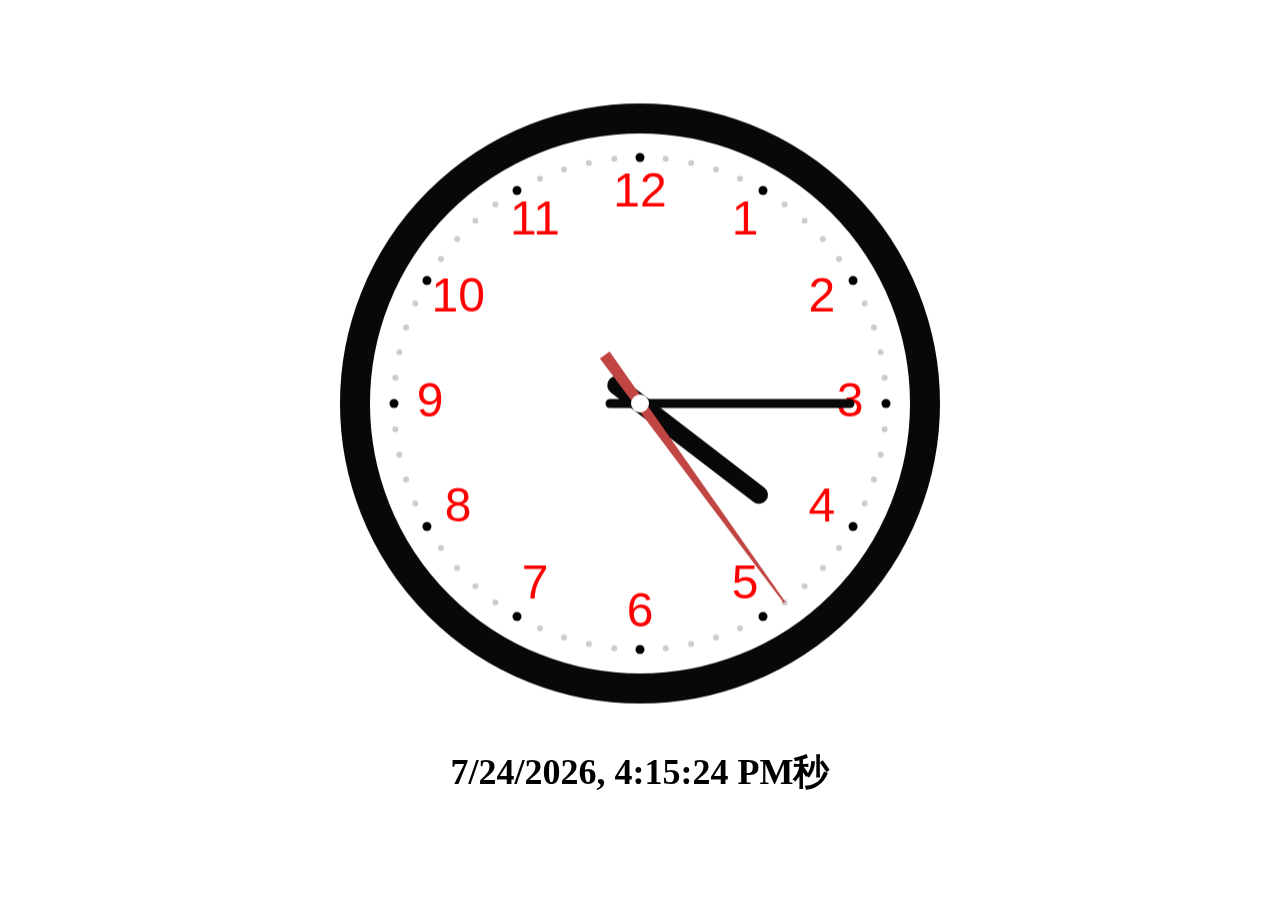
<file: docs/index.html>
<!DOCTYPE html>
<html>
	<head>
		<meta charset="utf-8" />
		<title>CanvasClock</title>
			
		<link rel="stylesheet" href="css/clock.css" />
	</head>
	<body>
		
		<div id="content">
			<canvas id="clock" width="500" height="500"></canvas>
			<div id="text"></div>
		</div>
			
		<script src="js/clock.js" type="text/javascript" charset="utf-8"></script>
	</body>
</html>
</file>
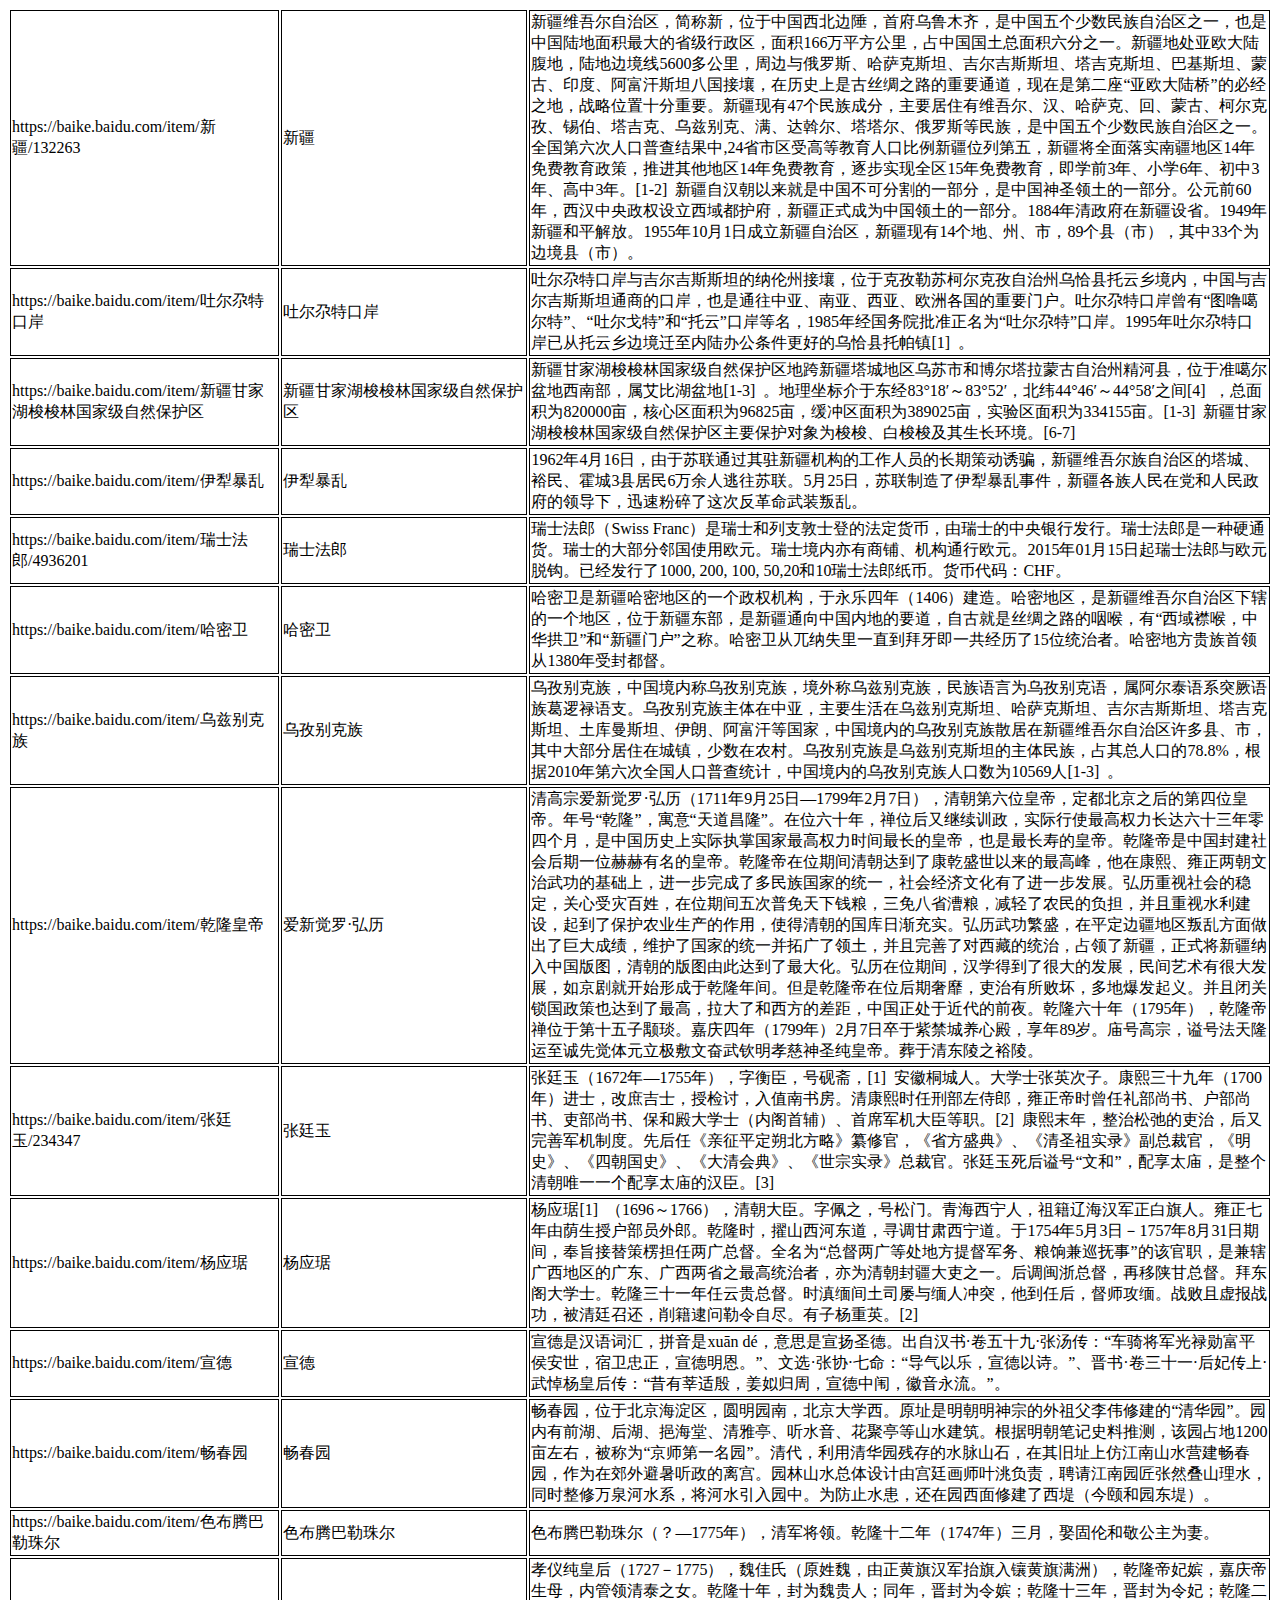
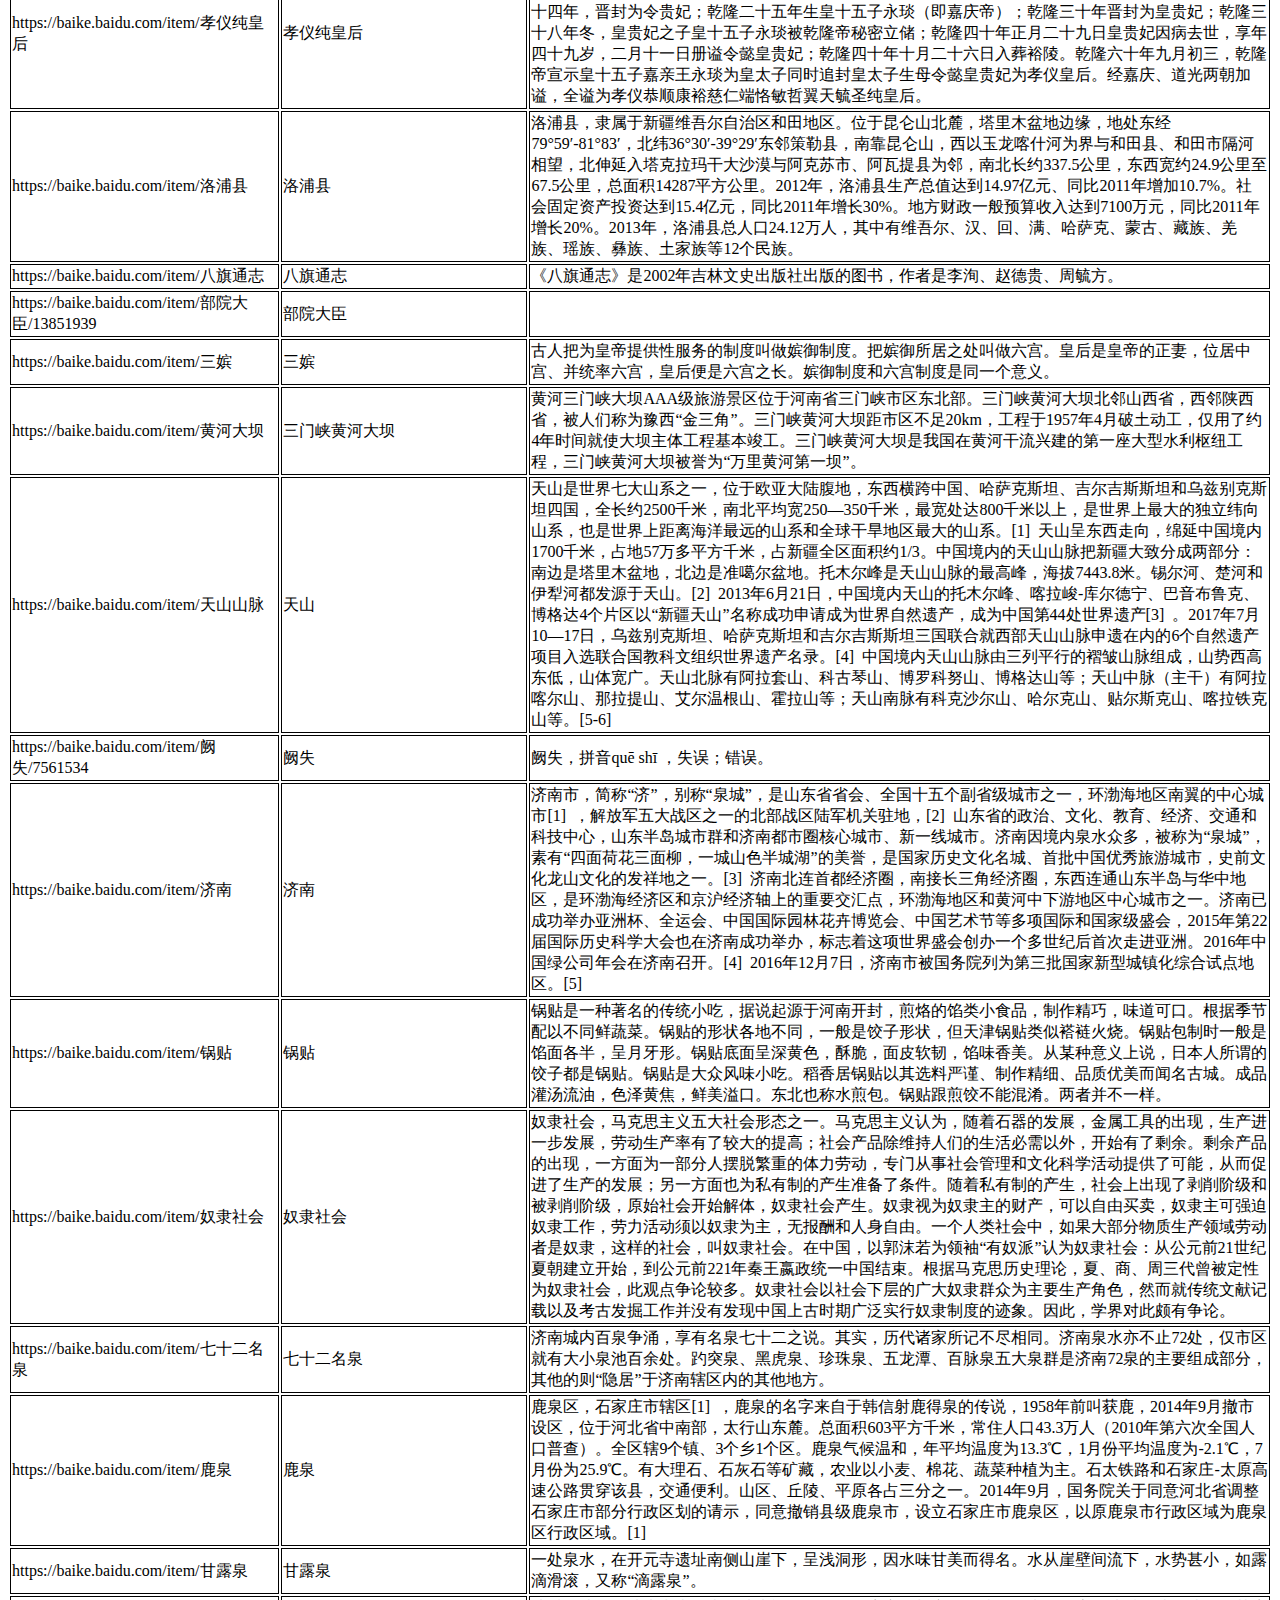
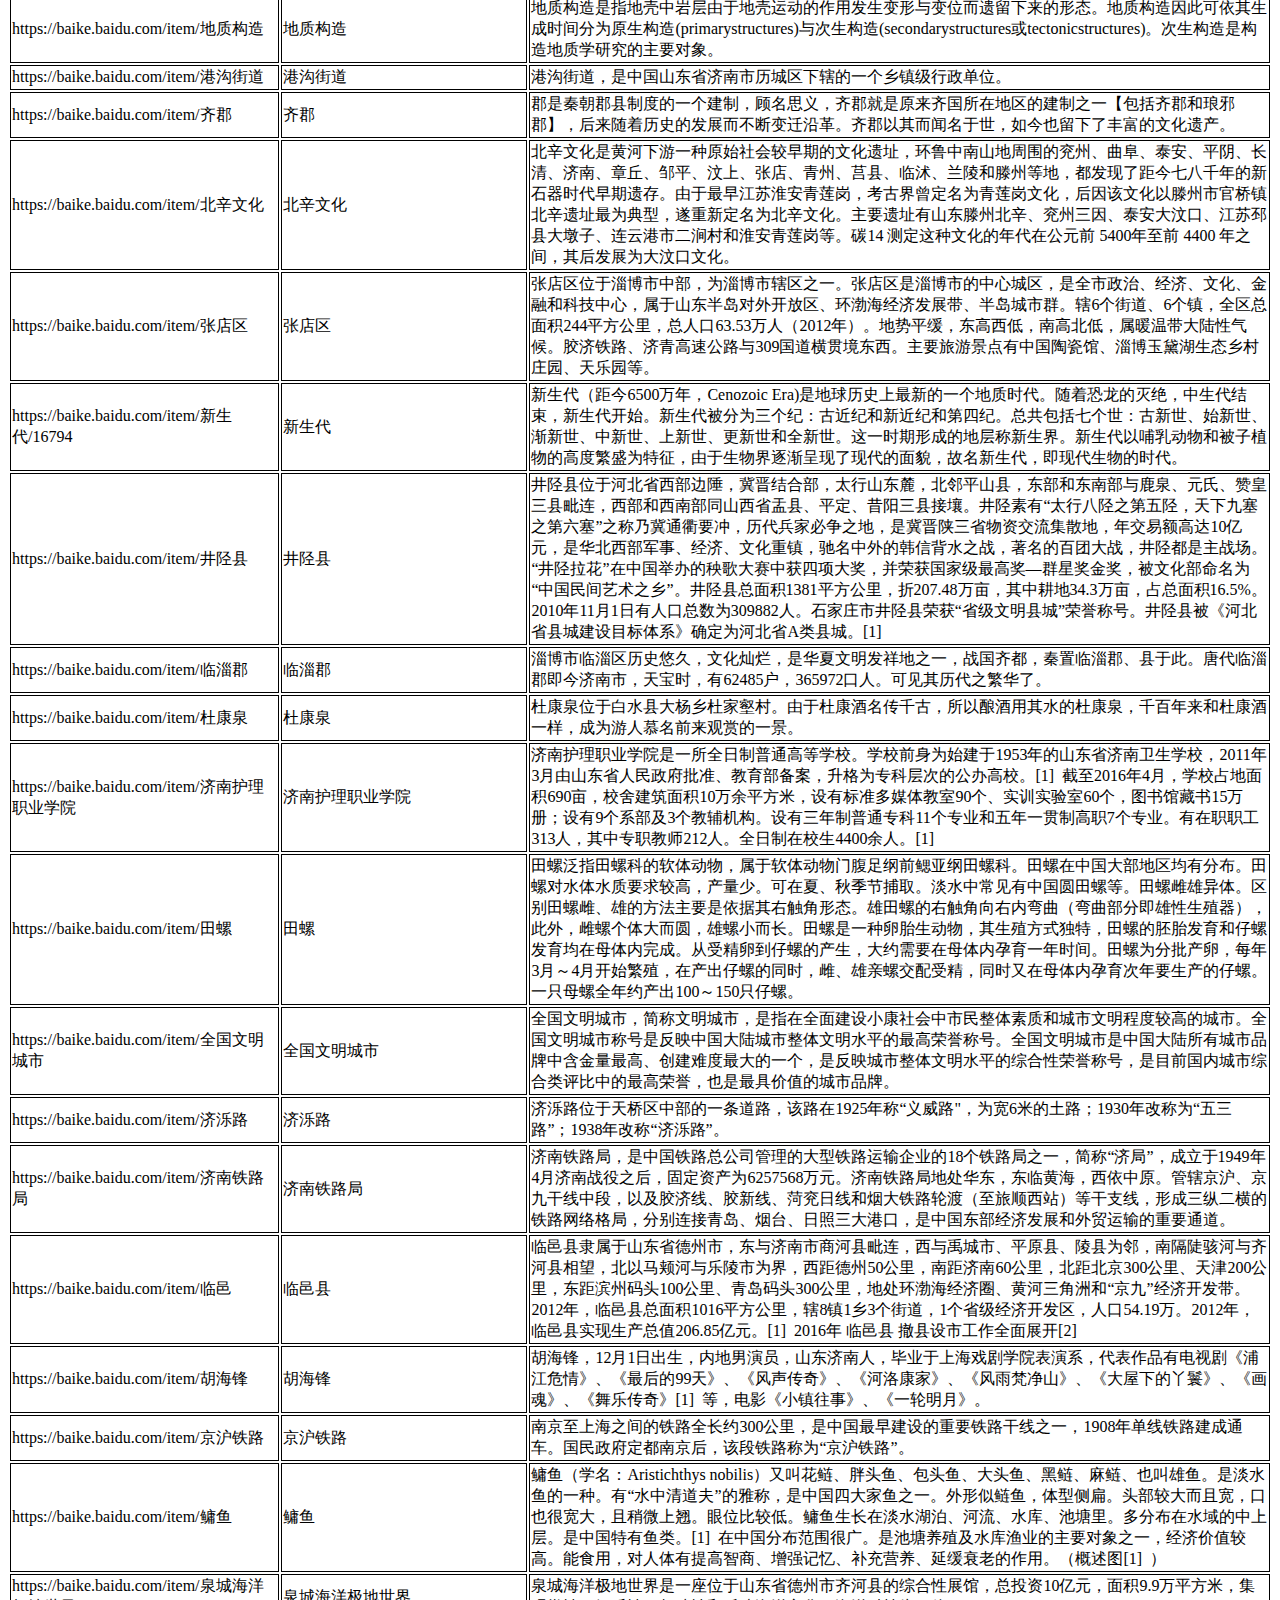
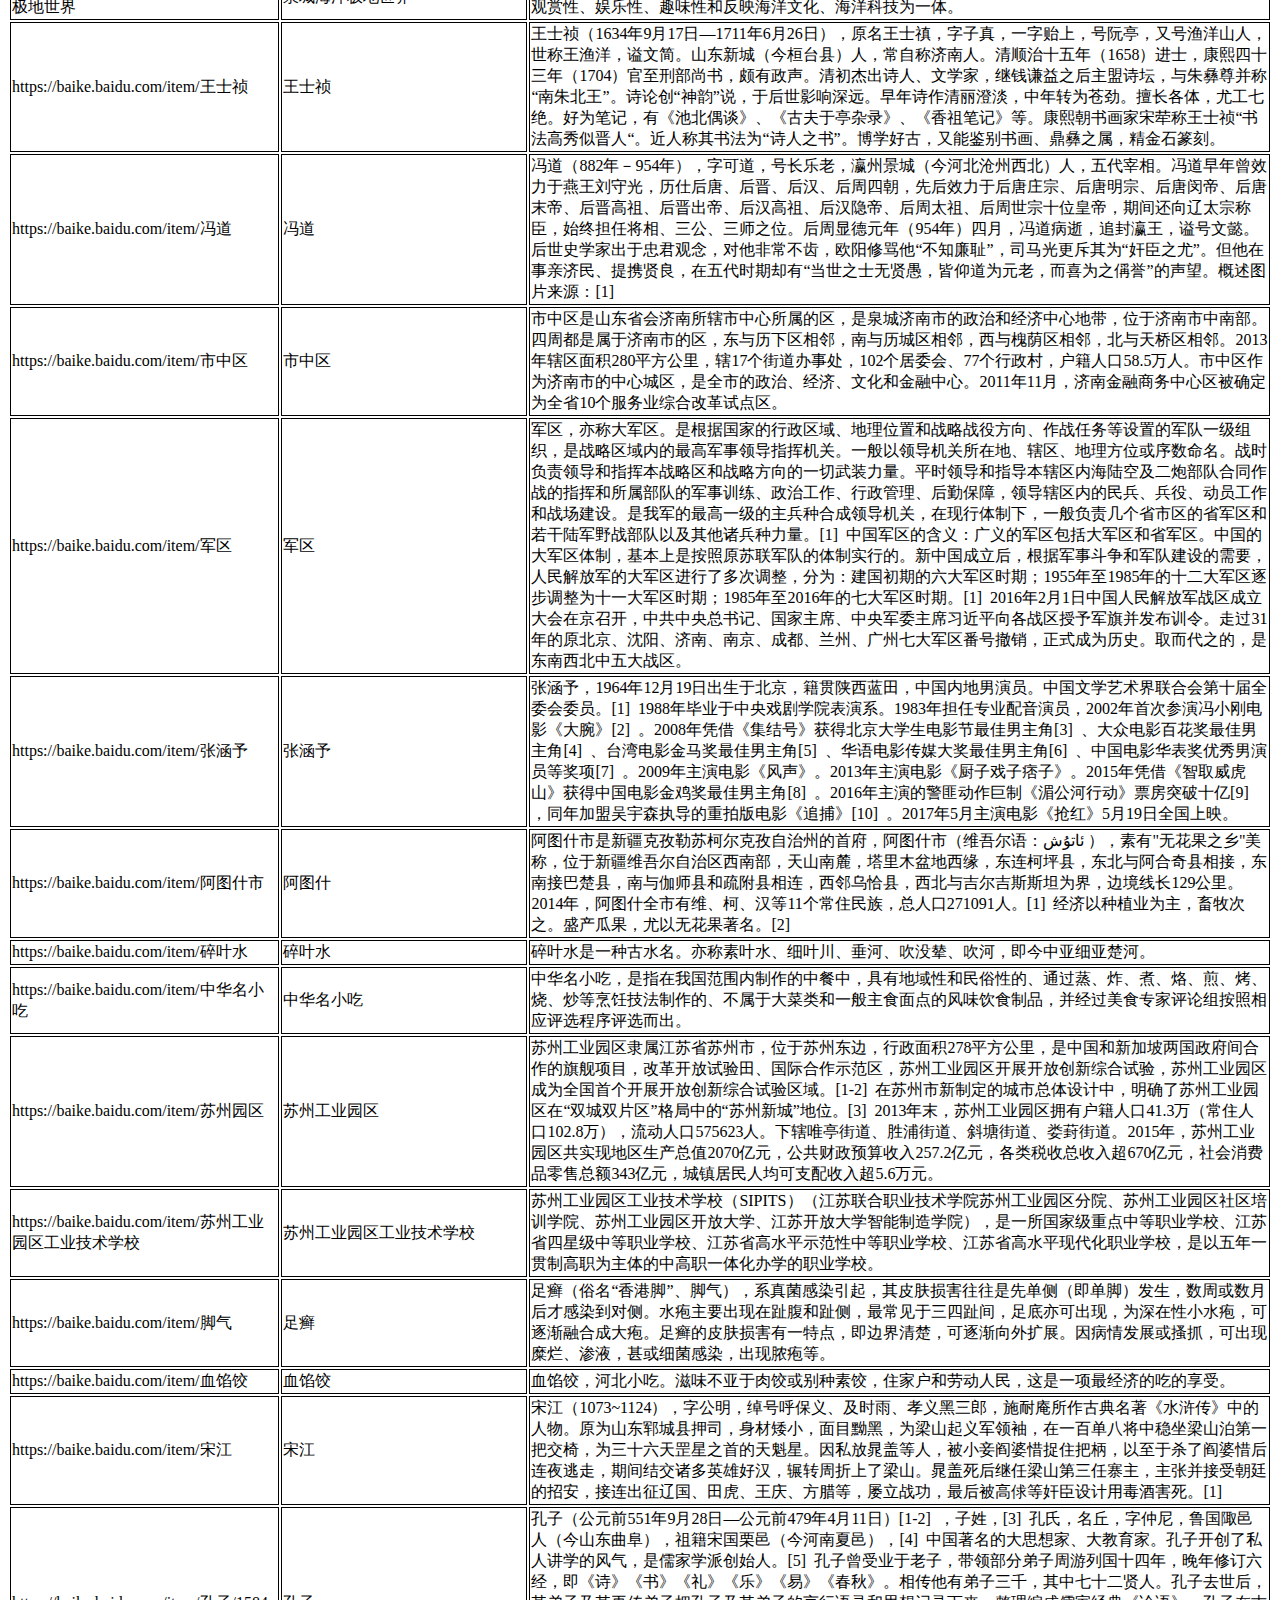
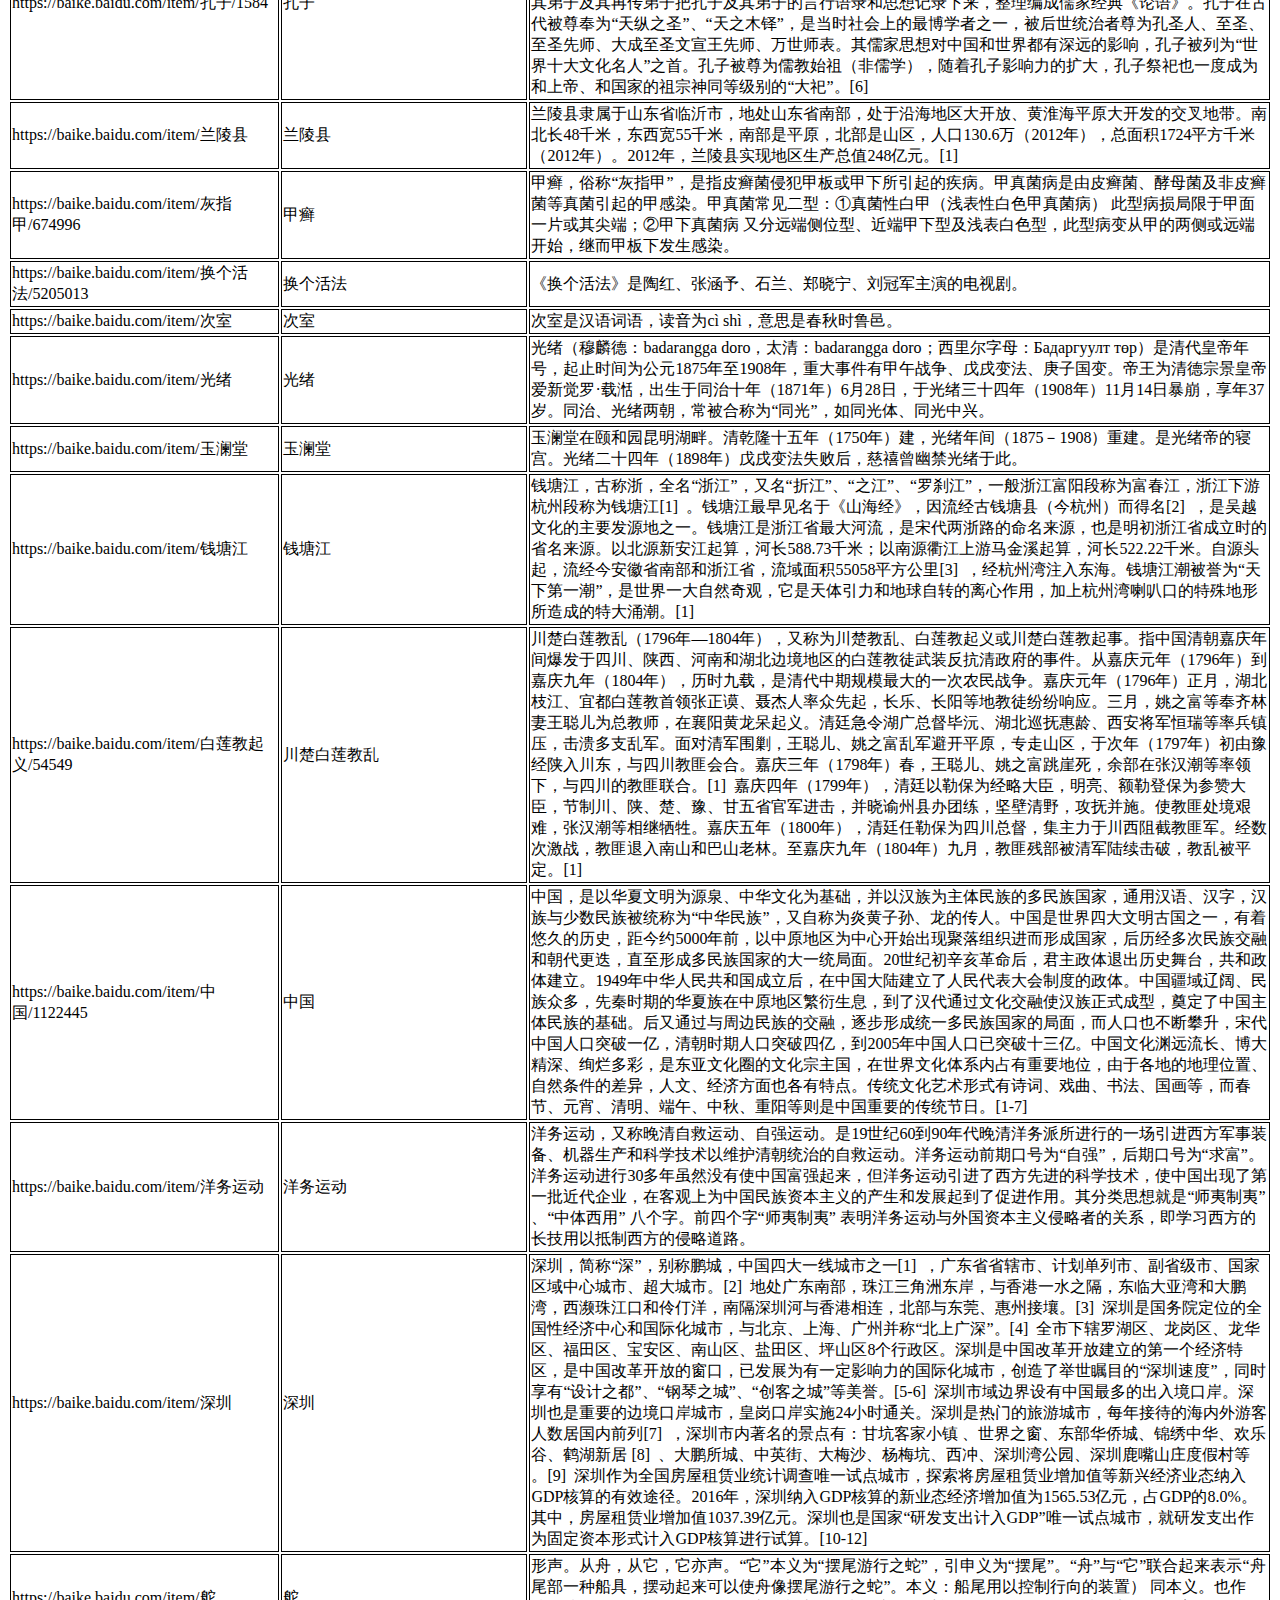
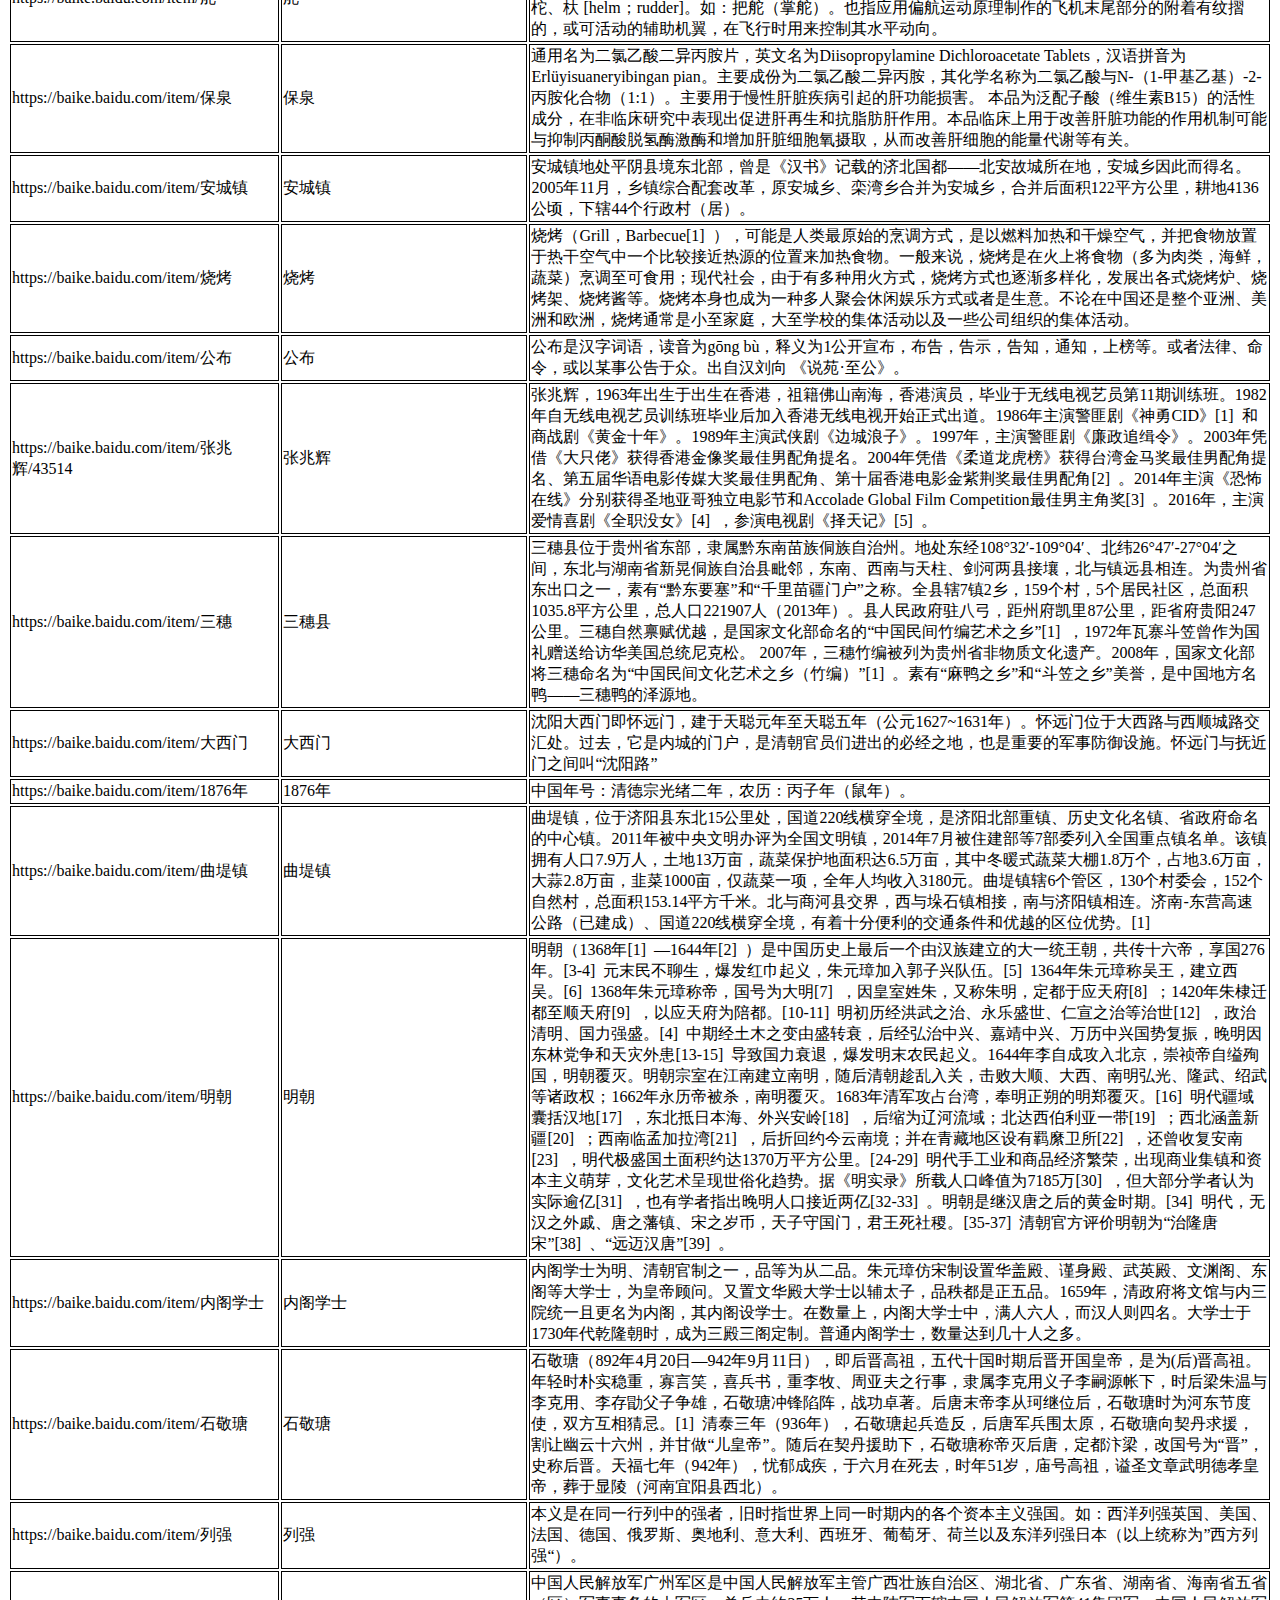
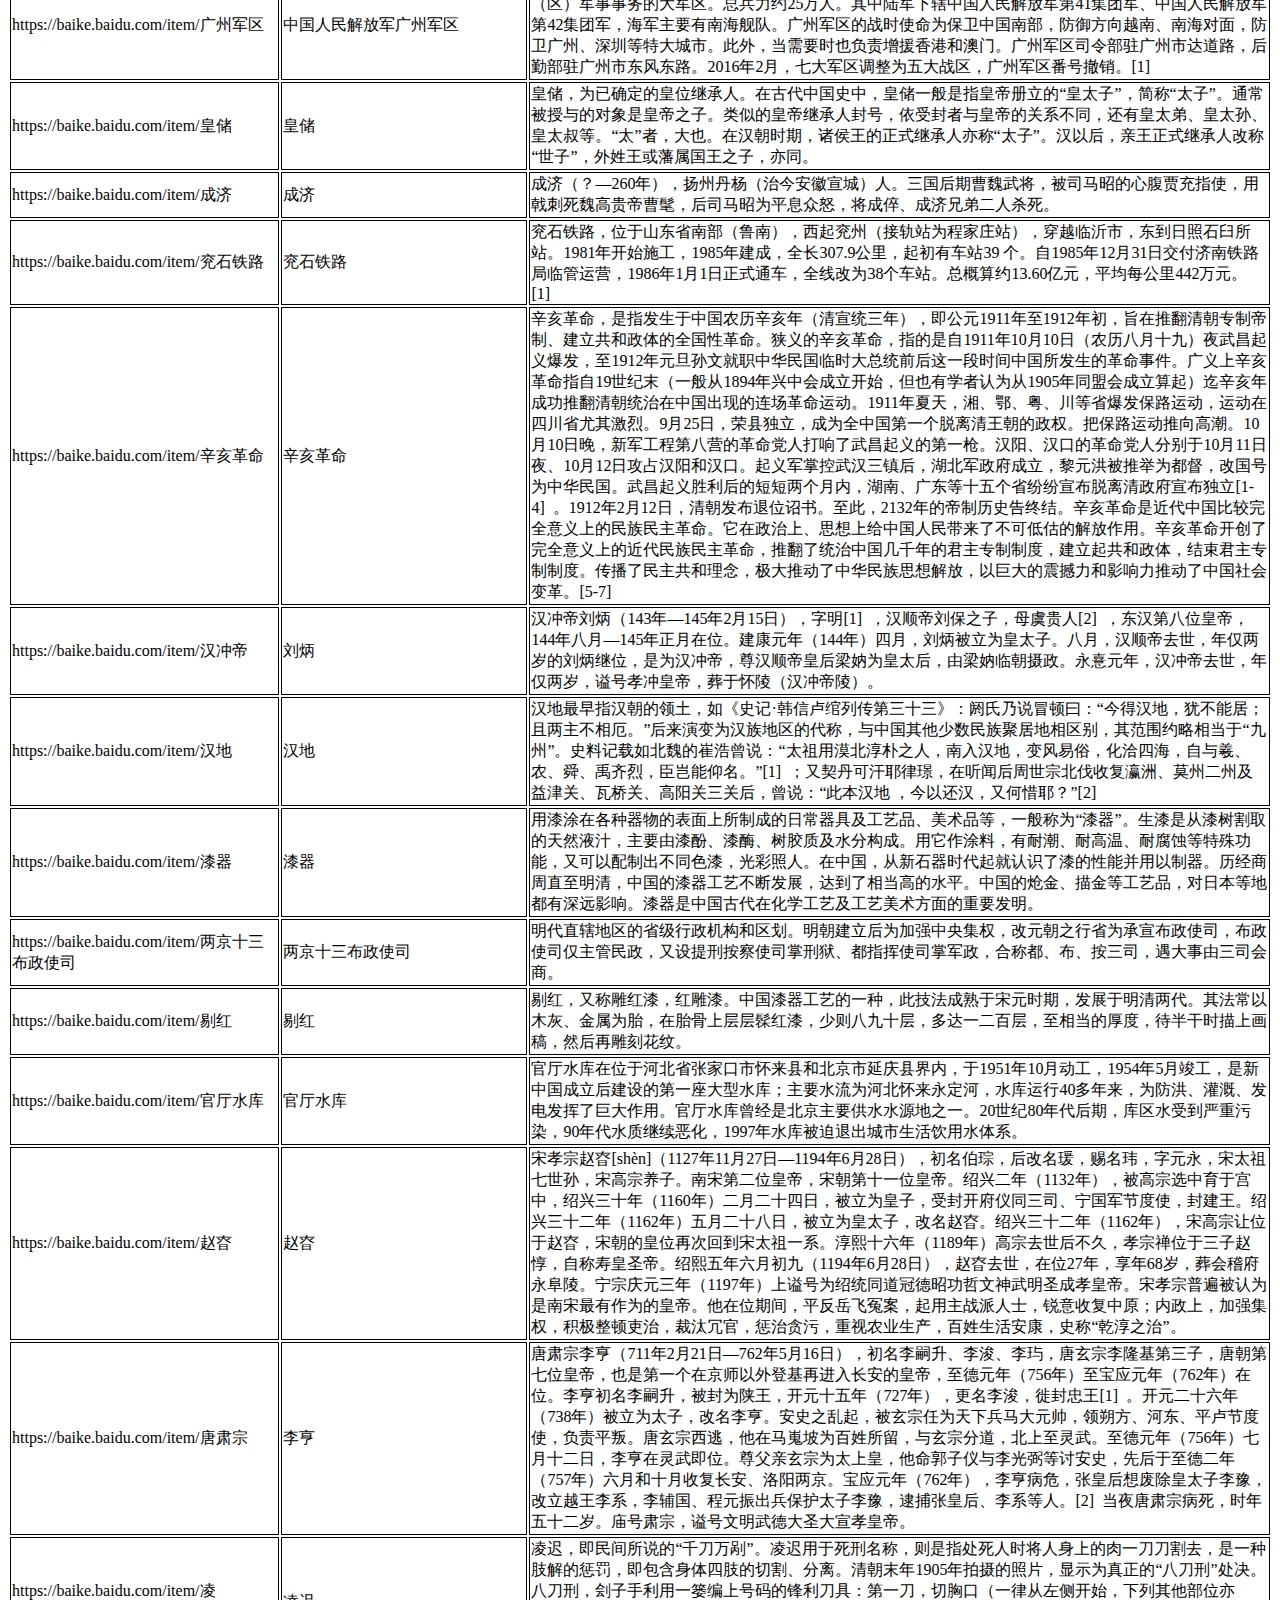
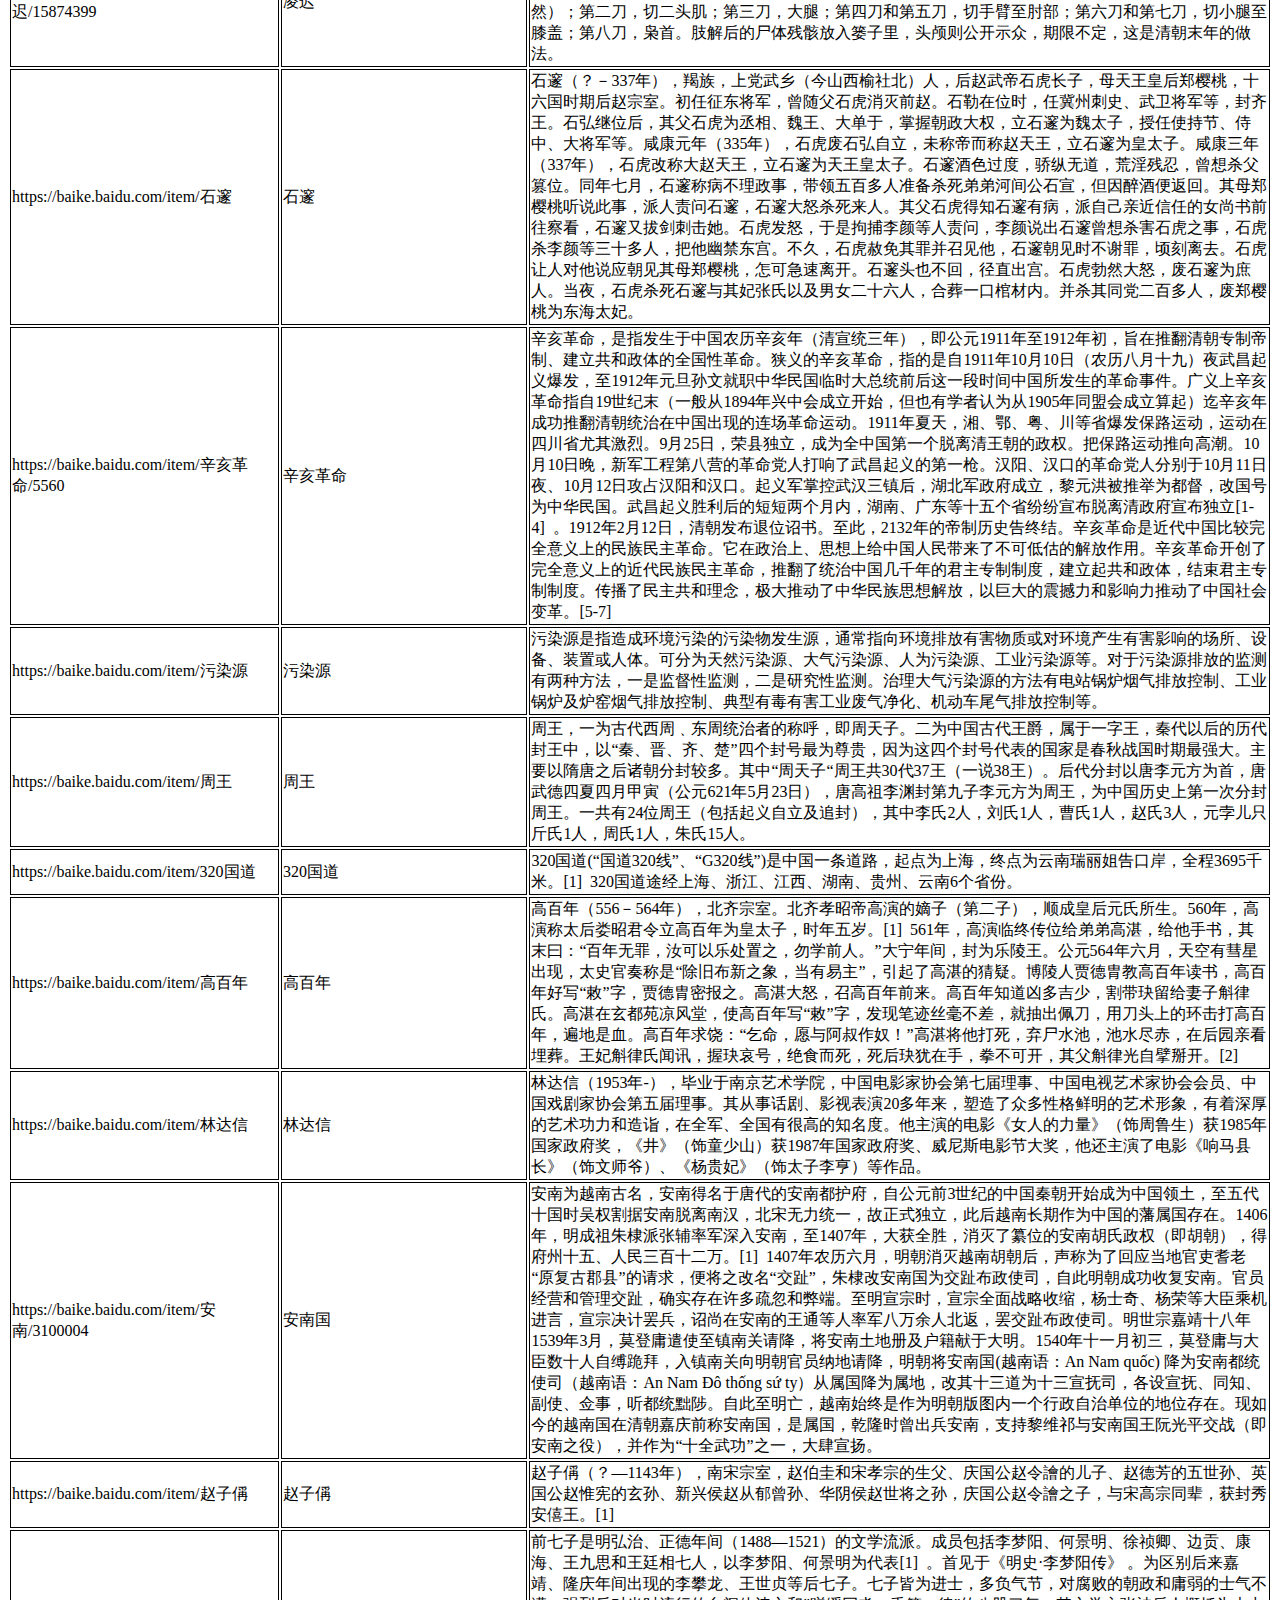
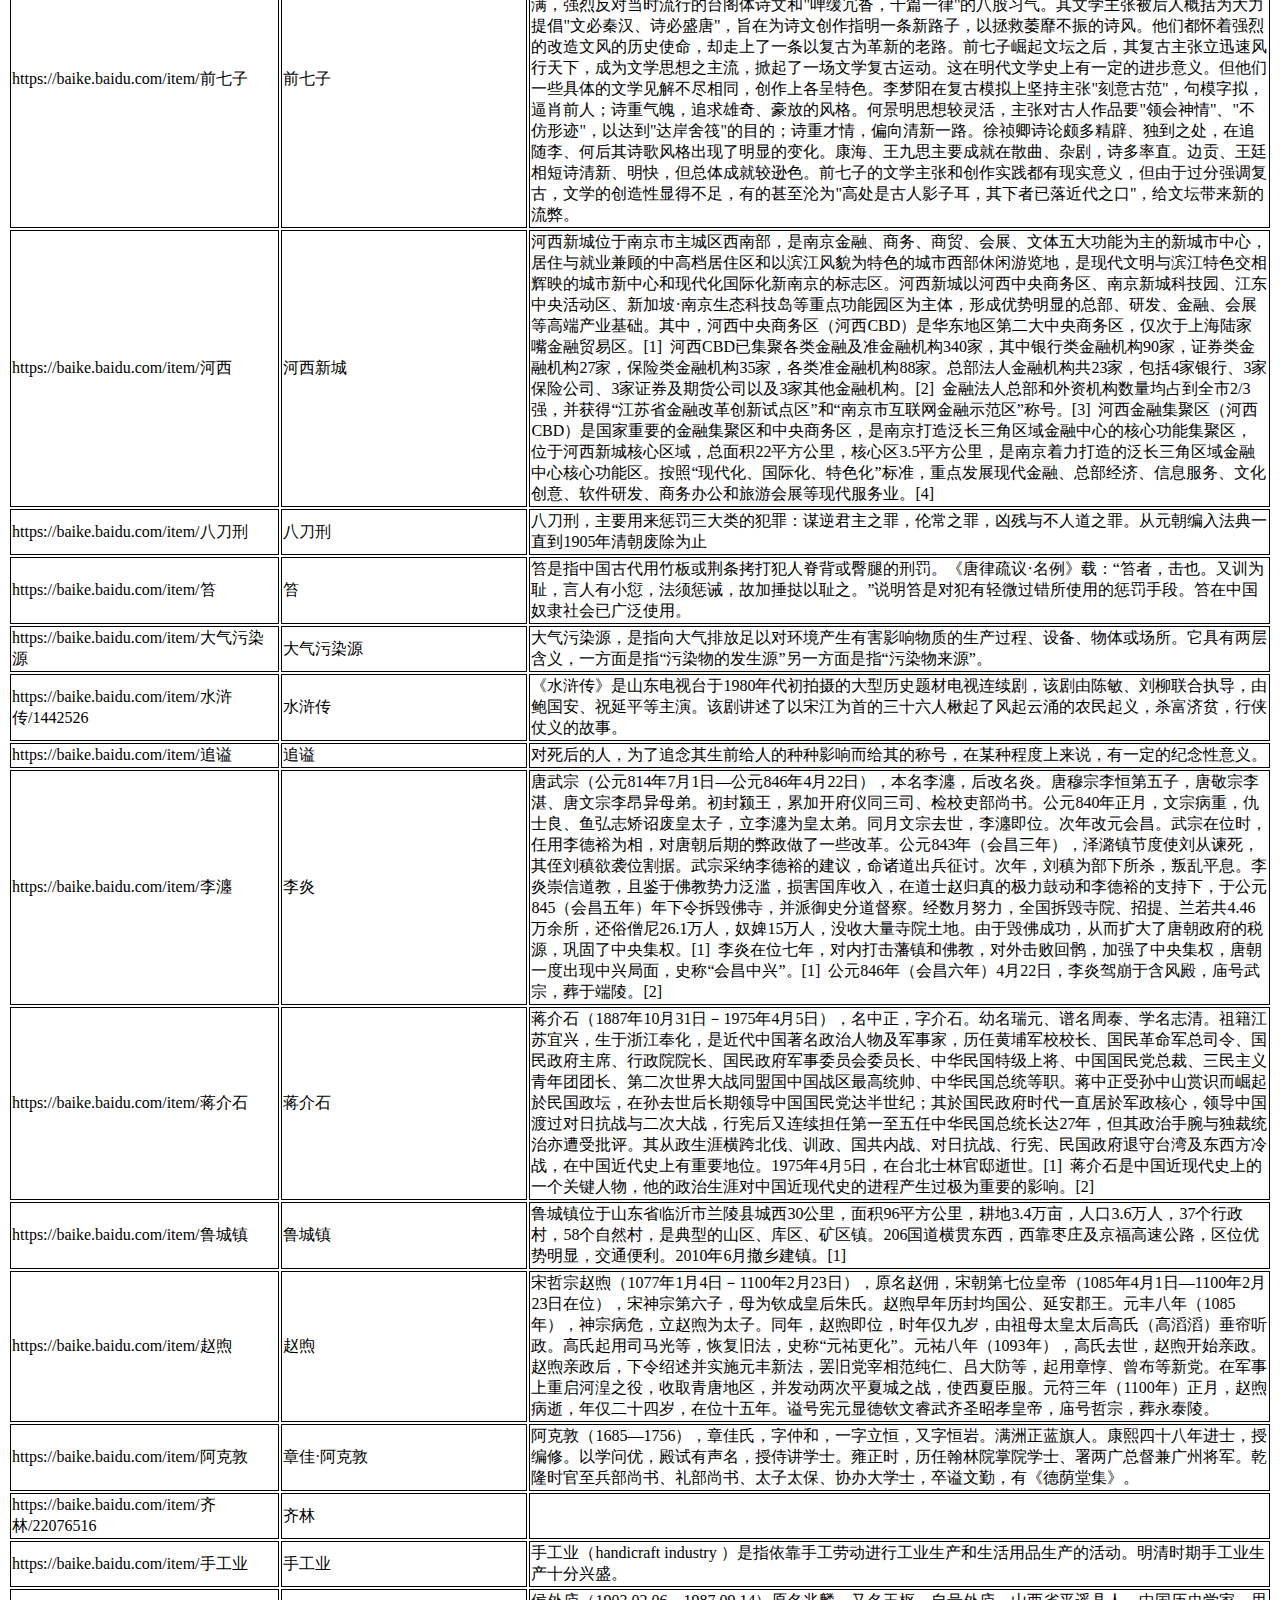
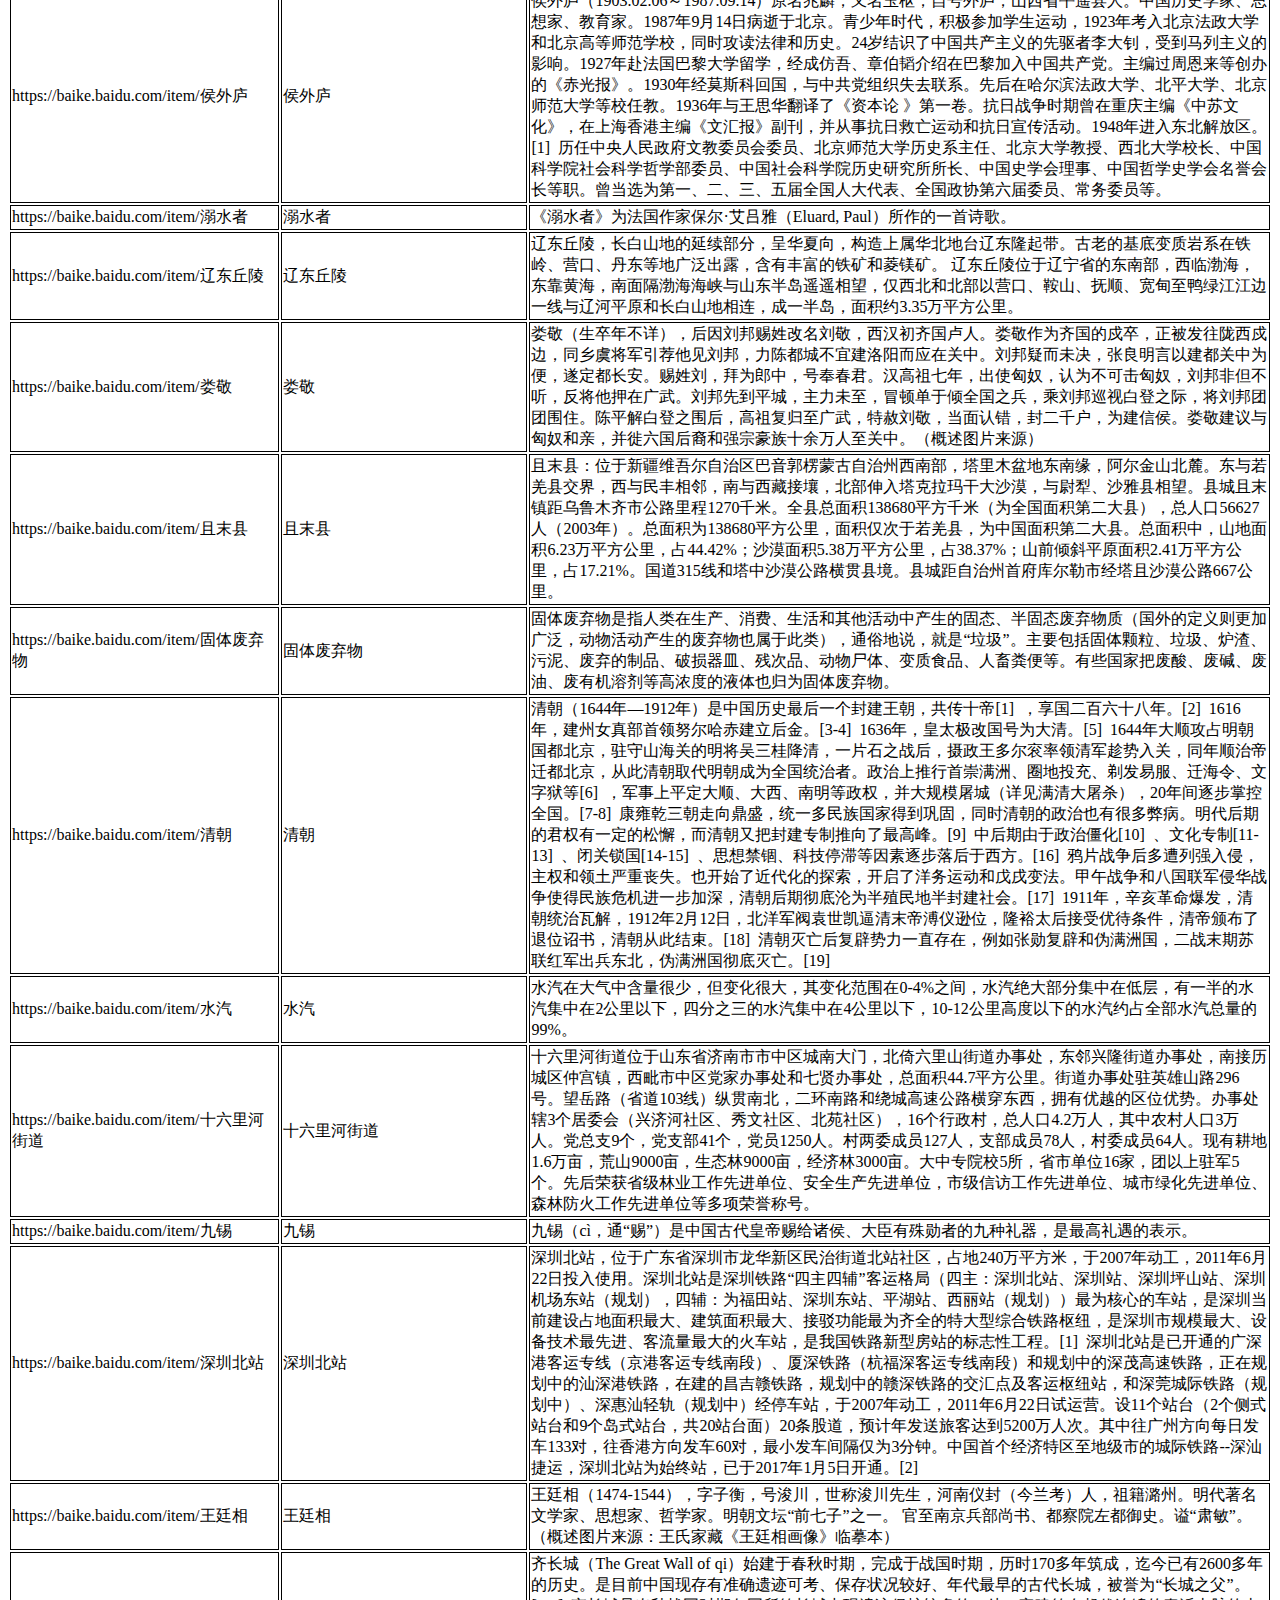
<file: spider/output.html>
<html><body><table><tr><td style="width:20%;border:1px solid">https://baike.baidu.com/item/新疆/132263</td><td style="width:20%;border:1px solid">新疆</td><td style="width:60%;border:1px solid">
新疆维吾尔自治区，简称新，位于中国西北边陲，首府乌鲁木齐，是中国五个少数民族自治区之一，也是中国陆地面积最大的省级行政区，面积166万平方公里，占中国国土总面积六分之一。新疆地处亚欧大陆腹地，陆地边境线5600多公里，周边与俄罗斯、哈萨克斯坦、吉尔吉斯斯坦、塔吉克斯坦、巴基斯坦、蒙古、印度、阿富汗斯坦八国接壤，在历史上是古丝绸之路的重要通道，现在是第二座“亚欧大陆桥”的必经之地，战略位置十分重要。新疆现有47个民族成分，主要居住有维吾尔、汉、哈萨克、回、蒙古、柯尔克孜、锡伯、塔吉克、乌兹别克、满、达斡尔、塔塔尔、俄罗斯等民族，是中国五个少数民族自治区之一。全国第六次人口普查结果中,24省市区受高等教育人口比例新疆位列第五，新疆将全面落实南疆地区14年免费教育政策，推进其他地区14年免费教育，逐步实现全区15年免费教育，即学前3年、小学6年、初中3年、高中3年。[1-2] 
新疆自汉朝以来就是中国不可分割的一部分，是中国神圣领土的一部分。公元前60年，西汉中央政权设立西域都护府，新疆正式成为中国领土的一部分。1884年清政府在新疆设省。1949年新疆和平解放。1955年10月1日成立新疆自治区，新疆现有14个地、州、市，89个县（市），其中33个为边境县（市）。
</td></tr><tr><td style="width:20%;border:1px solid">https://baike.baidu.com/item/吐尔尕特口岸</td><td style="width:20%;border:1px solid">吐尔尕特口岸</td><td style="width:60%;border:1px solid">
吐尔尕特口岸与吉尔吉斯斯坦的纳伦州接壤，位于克孜勒苏柯尔克孜自治州乌恰县托云乡境内，中国与吉尔吉斯斯坦通商的口岸，也是通往中亚、南亚、西亚、欧洲各国的重要门户。吐尔尕特口岸曾有“图噜噶尔特”、“吐尔戈特”和“托云”口岸等名，1985年经国务院批准正名为“吐尔尕特”口岸。1995年吐尔尕特口岸已从托云乡边境迁至内陆办公条件更好的乌恰县托帕镇[1] 
。
</td></tr><tr><td style="width:20%;border:1px solid">https://baike.baidu.com/item/新疆甘家湖梭梭林国家级自然保护区</td><td style="width:20%;border:1px solid">新疆甘家湖梭梭林国家级自然保护区</td><td style="width:60%;border:1px solid">
新疆甘家湖梭梭林国家级自然保护区地跨新疆塔城地区乌苏市和博尔塔拉蒙古自治州精河县，位于准噶尔盆地西南部，属艾比湖盆地[1-3] 
。地理坐标介于东经83°18′～83°52′，北纬44°46′～44°58′之间[4] 
，总面积为820000亩，核心区面积为96825亩，缓冲区面积为389025亩，实验区面积为334155亩。[1-3] 
新疆甘家湖梭梭林国家级自然保护区主要保护对象为梭梭、白梭梭及其生长环境。[6-7] 

</td></tr><tr><td style="width:20%;border:1px solid">https://baike.baidu.com/item/伊犁暴乱</td><td style="width:20%;border:1px solid">伊犁暴乱</td><td style="width:60%;border:1px solid">
1962年4月16日，由于苏联通过其驻新疆机构的工作人员的长期策动诱骗，新疆维吾尔族自治区的塔城、裕民、霍城3县居民6万余人逃往苏联。5月25日，苏联制造了伊犁暴乱事件，新疆各族人民在党和人民政府的领导下，迅速粉碎了这次反革命武装叛乱。
</td></tr><tr><td style="width:20%;border:1px solid">https://baike.baidu.com/item/瑞士法郎/4936201</td><td style="width:20%;border:1px solid">瑞士法郎</td><td style="width:60%;border:1px solid">
瑞士法郎（Swiss Franc）是瑞士和列支敦士登的法定货币，由瑞士的中央银行发行。瑞士法郎是一种硬通货。瑞士的大部分邻国使用欧元。瑞士境内亦有商铺、机构通行欧元。2015年01月15日起瑞士法郎与欧元脱钩。已经发行了1000, 200, 100, 50,20和10瑞士法郎纸币。货币代码：CHF。
</td></tr><tr><td style="width:20%;border:1px solid">https://baike.baidu.com/item/哈密卫</td><td style="width:20%;border:1px solid">哈密卫</td><td style="width:60%;border:1px solid">
哈密卫是新疆哈密地区的一个政权机构，于永乐四年（1406）建造。哈密地区，是新疆维吾尔自治区下辖的一个地区，位于新疆东部，是新疆通向中国内地的要道，自古就是丝绸之路的咽喉，有“西域襟喉，中华拱卫”和“新疆门户”之称。哈密卫从兀纳失里一直到拜牙即一共经历了15位统治者。哈密地方贵族首领从1380年受封都督。
</td></tr><tr><td style="width:20%;border:1px solid">https://baike.baidu.com/item/乌兹别克族</td><td style="width:20%;border:1px solid">乌孜别克族</td><td style="width:60%;border:1px solid">
乌孜别克族，中国境内称乌孜别克族，境外称乌兹别克族，民族语言为乌孜别克语，属阿尔泰语系突厥语族葛逻禄语支。乌孜别克族主体在中亚，主要生活在乌兹别克斯坦、哈萨克斯坦、吉尔吉斯斯坦、塔吉克斯坦、土库曼斯坦、伊朗、阿富汗等国家，中国境内的乌孜别克族散居在新疆维吾尔自治区许多县、市，其中大部分居住在城镇，少数在农村。乌孜别克族是乌兹别克斯坦的主体民族，占其总人口的78.8%，根据2010年第六次全国人口普查统计，中国境内的乌孜别克族人口数为10569人[1-3] 
。
</td></tr><tr><td style="width:20%;border:1px solid">https://baike.baidu.com/item/乾隆皇帝</td><td style="width:20%;border:1px solid">爱新觉罗·弘历</td><td style="width:60%;border:1px solid">
清高宗爱新觉罗·弘历（1711年9月25日—1799年2月7日），清朝第六位皇帝，定都北京之后的第四位皇帝。年号“乾隆”，寓意“天道昌隆”。在位六十年，禅位后又继续训政，实际行使最高权力长达六十三年零四个月，是中国历史上实际执掌国家最高权力时间最长的皇帝，也是最长寿的皇帝。乾隆帝是中国封建社会后期一位赫赫有名的皇帝。乾隆帝在位期间清朝达到了康乾盛世以来的最高峰，他在康熙、雍正两朝文治武功的基础上，进一步完成了多民族国家的统一，社会经济文化有了进一步发展。弘历重视社会的稳定，关心受灾百姓，在位期间五次普免天下钱粮，三免八省漕粮，减轻了农民的负担，并且重视水利建设，起到了保护农业生产的作用，使得清朝的国库日渐充实。弘历武功繁盛，在平定边疆地区叛乱方面做出了巨大成绩，维护了国家的统一并拓广了领土，并且完善了对西藏的统治，占领了新疆，正式将新疆纳入中国版图，清朝的版图由此达到了最大化。弘历在位期间，汉学得到了很大的发展，民间艺术有很大发展，如京剧就开始形成于乾隆年间。但是乾隆帝在位后期奢靡，吏治有所败坏，多地爆发起义。并且闭关锁国政策也达到了最高，拉大了和西方的差距，中国正处于近代的前夜。乾隆六十年（1795年），乾隆帝禅位于第十五子颙琰。嘉庆四年（1799年）2月7日卒于紫禁城养心殿，享年89岁。庙号高宗，谥号法天隆运至诚先觉体元立极敷文奋武钦明孝慈神圣纯皇帝。葬于清东陵之裕陵。
</td></tr><tr><td style="width:20%;border:1px solid">https://baike.baidu.com/item/张廷玉/234347</td><td style="width:20%;border:1px solid">张廷玉</td><td style="width:60%;border:1px solid">
张廷玉（1672年—1755年），字衡臣，号砚斋，[1] 
安徽桐城人。大学士张英次子。康熙三十九年（1700年）进士，改庶吉士，授检讨，入值南书房。清康熙时任刑部左侍郎，雍正帝时曾任礼部尚书、户部尚书、吏部尚书、保和殿大学士（内阁首辅）、首席军机大臣等职。[2] 
康熙末年，整治松弛的吏治，后又完善军机制度。先后任《亲征平定朔北方略》纂修官，《省方盛典》、《清圣祖实录》副总裁官，《明史》、《四朝国史》、《大清会典》、《世宗实录》总裁官。张廷玉死后谥号“文和”，配享太庙，是整个清朝唯一一个配享太庙的汉臣。[3] 

</td></tr><tr><td style="width:20%;border:1px solid">https://baike.baidu.com/item/杨应琚</td><td style="width:20%;border:1px solid">杨应琚</td><td style="width:60%;border:1px solid">
杨应琚[1] 
（1696～1766），清朝大臣。字佩之，号松门。青海西宁人，祖籍辽海汉军正白旗人。雍正七年由荫生授户部员外郎。乾隆时，擢山西河东道，寻调甘肃西宁道。于1754年5月3日－1757年8月31日期间，奉旨接替策楞担任两广总督。全名为“总督两广等处地方提督军务、粮饷兼巡抚事”的该官职，是兼辖广西地区的广东、广西两省之最高统治者，亦为清朝封疆大吏之一。后调闽浙总督，再移陕甘总督。拜东阁大学士。乾隆三十一年任云贵总督。时滇缅间土司屡与缅人冲突，他到任后，督师攻缅。战败且虚报战功，被清廷召还，削籍逮问勒令自尽。有子杨重英。[2] 

</td></tr><tr><td style="width:20%;border:1px solid">https://baike.baidu.com/item/宣德</td><td style="width:20%;border:1px solid">宣德</td><td style="width:60%;border:1px solid">
宣德是汉语词汇，拼音是xuān dé，意思是宣扬圣德。出自汉书·卷五十九·张汤传：“车骑将军光禄勋富平侯安世，宿卫忠正，宣德明恩。”、文选·张协·七命：“导气以乐，宣德以诗。”、晋书·卷三十一·后妃传上·武悼杨皇后传：“昔有莘适殷，姜姒归周，宣德中闱，徽音永流。”。
</td></tr><tr><td style="width:20%;border:1px solid">https://baike.baidu.com/item/畅春园</td><td style="width:20%;border:1px solid">畅春园</td><td style="width:60%;border:1px solid">
畅春园，位于北京海淀区，圆明园南，北京大学西。原址是明朝明神宗的外祖父李伟修建的“清华园”。园内有前湖、后湖、挹海堂、清雅亭、听水音、花聚亭等山水建筑。根据明朝笔记史料推测，该园占地1200亩左右，被称为“京师第一名园”。清代，利用清华园残存的水脉山石，在其旧址上仿江南山水营建畅春园，作为在郊外避暑听政的离宫。园林山水总体设计由宫廷画师叶洮负责，聘请江南园匠张然叠山理水，同时整修万泉河水系，将河水引入园中。为防止水患，还在园西面修建了西堤（今颐和园东堤）。
</td></tr><tr><td style="width:20%;border:1px solid">https://baike.baidu.com/item/色布腾巴勒珠尔</td><td style="width:20%;border:1px solid">色布腾巴勒珠尔</td><td style="width:60%;border:1px solid">
色布腾巴勒珠尔（？—1775年），清军将领。乾隆十二年（1747年）三月，娶固伦和敬公主为妻。
</td></tr><tr><td style="width:20%;border:1px solid">https://baike.baidu.com/item/孝仪纯皇后</td><td style="width:20%;border:1px solid">孝仪纯皇后</td><td style="width:60%;border:1px solid">
孝仪纯皇后（1727－1775），魏佳氏（原姓魏，由正黄旗汉军抬旗入镶黄旗满洲），乾隆帝妃嫔，嘉庆帝生母，内管领清泰之女。乾隆十年，封为魏贵人；同年，晋封为令嫔；乾隆十三年，晋封为令妃；乾隆二十四年，晋封为令贵妃；乾隆二十五年生皇十五子永琰（即嘉庆帝）；乾隆三十年晋封为皇贵妃；乾隆三十八年冬，皇贵妃之子皇十五子永琰被乾隆帝秘密立储；乾隆四十年正月二十九日皇贵妃因病去世，享年四十九岁，二月十一日册谥令懿皇贵妃；乾隆四十年十月二十六日入葬裕陵。乾隆六十年九月初三，乾隆帝宣示皇十五子嘉亲王永琰为皇太子同时追封皇太子生母令懿皇贵妃为孝仪皇后。经嘉庆、道光两朝加谥，全谥为孝仪恭顺康裕慈仁端恪敏哲翼天毓圣纯皇后。
</td></tr><tr><td style="width:20%;border:1px solid">https://baike.baidu.com/item/洛浦县</td><td style="width:20%;border:1px solid">洛浦县</td><td style="width:60%;border:1px solid">
洛浦县，隶属于新疆维吾尔自治区和田地区。位于昆仑山北麓，塔里木盆地边缘，地处东经79°59′-81°83′，北纬36°30′-39°29′东邻策勒县，南靠昆仑山，西以玉龙喀什河为界与和田县、和田市隔河相望，北伸延入塔克拉玛干大沙漠与阿克苏市、阿瓦提县为邻，南北长约337.5公里，东西宽约24.9公里至67.5公里，总面积14287平方公里。2012年，洛浦县生产总值达到14.97亿元、同比2011年增加10.7%。社会固定资产投资达到15.4亿元，同比2011年增长30%。地方财政一般预算收入达到7100万元，同比2011年增长20%。2013年，洛浦县总人口24.12万人，其中有维吾尔、汉、回、满、哈萨克、蒙古、藏族、羌族、瑶族、彝族、土家族等12个民族。
</td></tr><tr><td style="width:20%;border:1px solid">https://baike.baidu.com/item/八旗通志</td><td style="width:20%;border:1px solid">八旗通志</td><td style="width:60%;border:1px solid">
《八旗通志》是2002年吉林文史出版社出版的图书，作者是李洵、赵德贵、周毓方。
</td></tr><tr><td style="width:20%;border:1px solid">https://baike.baidu.com/item/部院大臣/13851939</td><td style="width:20%;border:1px solid">部院大臣</td><td style="width:60%;border:1px solid">
</td></tr><tr><td style="width:20%;border:1px solid">https://baike.baidu.com/item/三嫔</td><td style="width:20%;border:1px solid">三嫔</td><td style="width:60%;border:1px solid">
古人把为皇帝提供性服务的制度叫做嫔御制度。把嫔御所居之处叫做六宫。皇后是皇帝的正妻，位居中宫、并统率六宫，皇后便是六宫之长。嫔御制度和六宫制度是同一个意义。
</td></tr><tr><td style="width:20%;border:1px solid">https://baike.baidu.com/item/黄河大坝</td><td style="width:20%;border:1px solid">三门峡黄河大坝</td><td style="width:60%;border:1px solid">
黄河三门峡大坝AAA级旅游景区位于河南省三门峡市区东北部。三门峡黄河大坝北邻山西省，西邻陕西省，被人们称为豫西“金三角”。三门峡黄河大坝距市区不足20km，工程于1957年4月破土动工，仅用了约4年时间就使大坝主体工程基本竣工。三门峡黄河大坝是我国在黄河干流兴建的第一座大型水利枢纽工程，三门峡黄河大坝被誉为“万里黄河第一坝”。
</td></tr><tr><td style="width:20%;border:1px solid">https://baike.baidu.com/item/天山山脉</td><td style="width:20%;border:1px solid">天山</td><td style="width:60%;border:1px solid">
天山是世界七大山系之一，位于欧亚大陆腹地，东西横跨中国、哈萨克斯坦、吉尔吉斯斯坦和乌兹别克斯坦四国，全长约2500千米，南北平均宽250—350千米，最宽处达800千米以上，是世界上最大的独立纬向山系，也是世界上距离海洋最远的山系和全球干旱地区最大的山系。[1] 
天山呈东西走向，绵延中国境内1700千米，占地57万多平方千米，占新疆全区面积约1/3。中国境内的天山山脉把新疆大致分成两部分：南边是塔里木盆地，北边是准噶尔盆地。托木尔峰是天山山脉的最高峰，海拔7443.8米。锡尔河、楚河和伊犁河都发源于天山。[2] 
2013年6月21日，中国境内天山的托木尔峰、喀拉峻-库尔德宁、巴音布鲁克、博格达4个片区以“新疆天山”名称成功申请成为世界自然遗产，成为中国第44处世界遗产[3] 
。2017年7月10—17日，乌兹别克斯坦、哈萨克斯坦和吉尔吉斯斯坦三国联合就西部天山山脉申遗在内的6个自然遗产项目入选联合国教科文组织世界遗产名录。[4] 
中国境内天山山脉由三列平行的褶皱山脉组成，山势西高东低，山体宽广。天山北脉有阿拉套山、科古琴山、博罗科努山、博格达山等；天山中脉（主干）有阿拉喀尔山、那拉提山、艾尔温根山、霍拉山等；天山南脉有科克沙尔山、哈尔克山、贴尔斯克山、喀拉铁克山等。[5-6] 

</td></tr><tr><td style="width:20%;border:1px solid">https://baike.baidu.com/item/阙失/7561534</td><td style="width:20%;border:1px solid">阙失</td><td style="width:60%;border:1px solid">
阙失，拼音quē shī ，失误；错误。
</td></tr><tr><td style="width:20%;border:1px solid">https://baike.baidu.com/item/济南</td><td style="width:20%;border:1px solid">济南</td><td style="width:60%;border:1px solid">
济南市，简称“济”，别称“泉城”，是山东省省会、全国十五个副省级城市之一，环渤海地区南翼的中心城市[1] 
，解放军五大战区之一的北部战区陆军机关驻地，[2] 
山东省的政治、文化、教育、经济、交通和科技中心，山东半岛城市群和济南都市圈核心城市、新一线城市。济南因境内泉水众多，被称为“泉城”，素有“四面荷花三面柳，一城山色半城湖”的美誉，是国家历史文化名城、首批中国优秀旅游城市，史前文化龙山文化的发祥地之一。[3] 
济南北连首都经济圈，南接长三角经济圈，东西连通山东半岛与华中地区，是环渤海经济区和京沪经济轴上的重要交汇点，环渤海地区和黄河中下游地区中心城市之一。济南已成功举办亚洲杯、全运会、中国国际园林花卉博览会、中国艺术节等多项国际和国家级盛会，2015年第22届国际历史科学大会也在济南成功举办，标志着这项世界盛会创办一个多世纪后首次走进亚洲。2016年中国绿公司年会在济南召开。[4] 
2016年12月7日，济南市被国务院列为第三批国家新型城镇化综合试点地区。[5] 

</td></tr><tr><td style="width:20%;border:1px solid">https://baike.baidu.com/item/锅贴</td><td style="width:20%;border:1px solid">锅贴</td><td style="width:60%;border:1px solid">
锅贴是一种著名的传统小吃，据说起源于河南开封，煎烙的馅类小食品，制作精巧，味道可口。根据季节配以不同鲜蔬菜。锅贴的形状各地不同，一般是饺子形状，但天津锅贴类似褡裢火烧。锅贴包制时一般是馅面各半，呈月牙形。锅贴底面呈深黄色，酥脆，面皮软韧，馅味香美。从某种意义上说，日本人所谓的饺子都是锅贴。锅贴是大众风味小吃。稻香居锅贴以其选料严谨、制作精细、品质优美而闻名古城。成品灌汤流油，色泽黄焦，鲜美溢口。东北也称水煎包。锅贴跟煎饺不能混淆。两者并不一样。
</td></tr><tr><td style="width:20%;border:1px solid">https://baike.baidu.com/item/奴隶社会</td><td style="width:20%;border:1px solid">奴隶社会</td><td style="width:60%;border:1px solid">
奴隶社会，马克思主义五大社会形态之一。马克思主义认为，随着石器的发展，金属工具的出现，生产进一步发展，劳动生产率有了较大的提高；社会产品除维持人们的生活必需以外，开始有了剩余。剩余产品的出现，一方面为一部分人摆脱繁重的体力劳动，专门从事社会管理和文化科学活动提供了可能，从而促进了生产的发展；另一方面也为私有制的产生准备了条件。随着私有制的产生，社会上出现了剥削阶级和被剥削阶级，原始社会开始解体，奴隶社会产生。奴隶视为奴隶主的财产，可以自由买卖，奴隶主可强迫奴隶工作，劳力活动须以奴隶为主，无报酬和人身自由。一个人类社会中，如果大部分物质生产领域劳动者是奴隶，这样的社会，叫奴隶社会。在中国，以郭沫若为领袖“有奴派”认为奴隶社会：从公元前21世纪夏朝建立开始，到公元前221年秦王嬴政统一中国结束。根据马克思历史理论，夏、商、周三代曾被定性为奴隶社会，此观点争论较多。奴隶社会以社会下层的广大奴隶群众为主要生产角色，然而就传统文献记载以及考古发掘工作并没有发现中国上古时期广泛实行奴隶制度的迹象。因此，学界对此颇有争论。
</td></tr><tr><td style="width:20%;border:1px solid">https://baike.baidu.com/item/七十二名泉</td><td style="width:20%;border:1px solid">七十二名泉</td><td style="width:60%;border:1px solid">
济南城内百泉争涌，享有名泉七十二之说。其实，历代诸家所记不尽相同。济南泉水亦不止72处，仅市区就有大小泉池百余处。趵突泉、黑虎泉、珍珠泉、五龙潭、百脉泉五大泉群是济南72泉的主要组成部分，其他的则“隐居”于济南辖区内的其他地方。
</td></tr><tr><td style="width:20%;border:1px solid">https://baike.baidu.com/item/鹿泉</td><td style="width:20%;border:1px solid">鹿泉</td><td style="width:60%;border:1px solid">
鹿泉区，石家庄市辖区[1] 
，鹿泉的名字来自于韩信射鹿得泉的传说，1958年前叫获鹿，2014年9月撤市设区，位于河北省中南部，太行山东麓。总面积603平方千米，常住人口43.3万人（2010年第六次全国人口普查）。全区辖9个镇、3个乡1个区。鹿泉气候温和，年平均温度为13.3℃，1月份平均温度为-2.1℃，7月份为25.9℃。有大理石、石灰石等矿藏，农业以小麦、棉花、蔬菜种植为主。石太铁路和石家庄-太原高速公路贯穿该县，交通便利。山区、丘陵、平原各占三分之一。2014年9月，国务院关于同意河北省调整石家庄市部分行政区划的请示，同意撤销县级鹿泉市，设立石家庄市鹿泉区，以原鹿泉市行政区域为鹿泉区行政区域。[1] 

</td></tr><tr><td style="width:20%;border:1px solid">https://baike.baidu.com/item/甘露泉</td><td style="width:20%;border:1px solid">甘露泉</td><td style="width:60%;border:1px solid">
一处泉水，在开元寺遗址南侧山崖下，呈浅洞形，因水味甘美而得名。水从崖壁间流下，水势甚小，如露滴滑滚，又称“滴露泉”。
</td></tr><tr><td style="width:20%;border:1px solid">https://baike.baidu.com/item/地质构造</td><td style="width:20%;border:1px solid">地质构造</td><td style="width:60%;border:1px solid">
地质构造是指地壳中岩层由于地壳运动的作用发生变形与变位而遗留下来的形态。地质构造因此可依其生成时间分为原生构造(primarystructures)与次生构造(secondarystructures或tectonicstructures)。次生构造是构造地质学研究的主要对象。
</td></tr><tr><td style="width:20%;border:1px solid">https://baike.baidu.com/item/港沟街道</td><td style="width:20%;border:1px solid">港沟街道</td><td style="width:60%;border:1px solid">
港沟街道，是中国山东省济南市历城区下辖的一个乡镇级行政单位。
</td></tr><tr><td style="width:20%;border:1px solid">https://baike.baidu.com/item/齐郡</td><td style="width:20%;border:1px solid">齐郡</td><td style="width:60%;border:1px solid">
郡是秦朝郡县制度的一个建制，顾名思义，齐郡就是原来齐国所在地区的建制之一【包括齐郡和琅邪郡】，后来随着历史的发展而不断变迁沿革。齐郡以其而闻名于世，如今也留下了丰富的文化遗产。
</td></tr><tr><td style="width:20%;border:1px solid">https://baike.baidu.com/item/北辛文化</td><td style="width:20%;border:1px solid">北辛文化</td><td style="width:60%;border:1px solid">
北辛文化是黄河下游一种原始社会较早期的文化遗址，环鲁中南山地周围的兖州、曲阜、泰安、平阴、长清、济南、章丘、邹平、汶上、张店、青州、莒县、临沭、兰陵和滕州等地，都发现了距今七八千年的新石器时代早期遗存。由于最早江苏淮安青莲岗，考古界曾定名为青莲岗文化，后因该文化以滕州市官桥镇北辛遗址最为典型，遂重新定名为北辛文化。主要遗址有山东滕州北辛、兖州三因、泰安大汶口、江苏邳县大墩子、连云港市二涧村和淮安青莲岗等。碳14 测定这种文化的年代在公元前 5400年至前 4400 年之间，其后发展为大汶口文化。
</td></tr><tr><td style="width:20%;border:1px solid">https://baike.baidu.com/item/张店区</td><td style="width:20%;border:1px solid">张店区</td><td style="width:60%;border:1px solid">
张店区位于淄博市中部，为淄博市辖区之一。张店区是淄博市的中心城区，是全市政治、经济、文化、金融和科技中心，属于山东半岛对外开放区、环渤海经济发展带、半岛城市群。辖6个街道、6个镇，全区总面积244平方公里，总人口63.53万人（2012年）。地势平缓，东高西低，南高北低，属暖温带大陆性气候。胶济铁路、济青高速公路与309国道横贯境东西。主要旅游景点有中国陶瓷馆、淄博玉黛湖生态乡村庄园、天乐园等。
</td></tr><tr><td style="width:20%;border:1px solid">https://baike.baidu.com/item/新生代/16794</td><td style="width:20%;border:1px solid">新生代</td><td style="width:60%;border:1px solid">
新生代（距今6500万年，Cenozoic Era)是地球历史上最新的一个地质时代。随着恐龙的灭绝，中生代结束，新生代开始。新生代被分为三个纪：古近纪和新近纪和第四纪。总共包括七个世：古新世、始新世、渐新世、中新世、上新世、更新世和全新世。这一时期形成的地层称新生界。新生代以哺乳动物和被子植物的高度繁盛为特征，由于生物界逐渐呈现了现代的面貌，故名新生代，即现代生物的时代。
</td></tr><tr><td style="width:20%;border:1px solid">https://baike.baidu.com/item/井陉县</td><td style="width:20%;border:1px solid">井陉县</td><td style="width:60%;border:1px solid">
井陉县位于河北省西部边陲，冀晋结合部，太行山东麓，北邻平山县，东部和东南部与鹿泉、元氏、赞皇三县毗连，西部和西南部同山西省盂县、平定、昔阳三县接壤。井陉素有“太行八陉之第五陉，天下九塞之第六塞”之称乃冀通衢要冲，历代兵家必争之地，是冀晋陕三省物资交流集散地，年交易额高达10亿元，是华北西部军事、经济、文化重镇，驰名中外的韩信背水之战，著名的百团大战，井陉都是主战场。“井陉拉花”在中国举办的秧歌大赛中获四项大奖，并荣获国家级最高奖—群星奖金奖，被文化部命名为“中国民间艺术之乡”。井陉县总面积1381平方公里，折207.48万亩，其中耕地34.3万亩，占总面积16.5%。2010年11月1日有人口总数为309882人。石家庄市井陉县荣获“省级文明县城”荣誉称号。井陉县被《河北省县城建设目标体系》确定为河北省A类县城。[1] 

</td></tr><tr><td style="width:20%;border:1px solid">https://baike.baidu.com/item/临淄郡</td><td style="width:20%;border:1px solid">临淄郡</td><td style="width:60%;border:1px solid">
淄博市临淄区历史悠久，文化灿烂，是华夏文明发祥地之一，战国齐都，秦置临淄郡、县于此。唐代临淄郡即今济南市，天宝时，有62485户，365972口人。可见其历代之繁华了。
</td></tr><tr><td style="width:20%;border:1px solid">https://baike.baidu.com/item/杜康泉</td><td style="width:20%;border:1px solid">杜康泉</td><td style="width:60%;border:1px solid">
杜康泉位于白水县大杨乡杜家壑村。由于杜康酒名传千古，所以酿酒用其水的杜康泉，千百年来和杜康酒一样，成为游人慕名前来观赏的一景。
</td></tr><tr><td style="width:20%;border:1px solid">https://baike.baidu.com/item/济南护理职业学院</td><td style="width:20%;border:1px solid">济南护理职业学院</td><td style="width:60%;border:1px solid">
济南护理职业学院是一所全日制普通高等学校。学校前身为始建于1953年的山东省济南卫生学校，2011年3月由山东省人民政府批准、教育部备案，升格为专科层次的公办高校。[1] 
截至2016年4月，学校占地面积690亩，校舍建筑面积10万余平方米，设有标准多媒体教室90个、实训实验室60个，图书馆藏书15万册；设有9个系部及3个教辅机构。设有三年制普通专科11个专业和五年一贯制高职7个专业。有在职职工313人，其中专职教师212人。全日制在校生4400余人。[1] 

</td></tr><tr><td style="width:20%;border:1px solid">https://baike.baidu.com/item/田螺</td><td style="width:20%;border:1px solid">田螺</td><td style="width:60%;border:1px solid">
田螺泛指田螺科的软体动物，属于软体动物门腹足纲前鳃亚纲田螺科。田螺在中国大部地区均有分布。田螺对水体水质要求较高，产量少。可在夏、秋季节捕取。淡水中常见有中国圆田螺等。田螺雌雄异体。区别田螺雌、雄的方法主要是依据其右触角形态。雄田螺的右触角向右内弯曲（弯曲部分即雄性生殖器），此外，雌螺个体大而圆，雄螺小而长。田螺是一种卵胎生动物，其生殖方式独特，田螺的胚胎发育和仔螺发育均在母体内完成。从受精卵到仔螺的产生，大约需要在母体内孕育一年时间。田螺为分批产卵，每年3月～4月开始繁殖，在产出仔螺的同时，雌、雄亲螺交配受精，同时又在母体内孕育次年要生产的仔螺。一只母螺全年约产出100～150只仔螺。
</td></tr><tr><td style="width:20%;border:1px solid">https://baike.baidu.com/item/全国文明城市</td><td style="width:20%;border:1px solid">全国文明城市</td><td style="width:60%;border:1px solid">
全国文明城市，简称文明城市，是指在全面建设小康社会中市民整体素质和城市文明程度较高的城市。全国文明城市称号是反映中国大陆城市整体文明水平的最高荣誉称号。全国文明城市是中国大陆所有城市品牌中含金量最高、创建难度最大的一个，是反映城市整体文明水平的综合性荣誉称号，是目前国内城市综合类评比中的最高荣誉，也是最具价值的城市品牌。
</td></tr><tr><td style="width:20%;border:1px solid">https://baike.baidu.com/item/济泺路</td><td style="width:20%;border:1px solid">济泺路</td><td style="width:60%;border:1px solid">
济泺路位于天桥区中部的一条道路，该路在1925年称“义威路"，为宽6米的土路；1930年改称为“五三路”；1938年改称“济泺路”。
</td></tr><tr><td style="width:20%;border:1px solid">https://baike.baidu.com/item/济南铁路局</td><td style="width:20%;border:1px solid">济南铁路局</td><td style="width:60%;border:1px solid">
济南铁路局，是中国铁路总公司管理的大型铁路运输企业的18个铁路局之一，简称“济局”，成立于1949年4月济南战役之后，固定资产为6257568万元。济南铁路局地处华东，东临黄海，西依中原。管辖京沪、京九干线中段，以及胶济线、胶新线、菏兖日线和烟大铁路轮渡（至旅顺西站）等干支线，形成三纵二横的铁路网络格局，分别连接青岛、烟台、日照三大港口，是中国东部经济发展和外贸运输的重要通道。
</td></tr><tr><td style="width:20%;border:1px solid">https://baike.baidu.com/item/临邑</td><td style="width:20%;border:1px solid">临邑县</td><td style="width:60%;border:1px solid">
临邑县隶属于山东省德州市，东与济南市商河县毗连，西与禹城市、平原县、陵县为邻，南隔陡骇河与齐河县相望，北以马颊河与乐陵市为界，西距德州50公里，南距济南60公里，北距北京300公里、天津200公里，东距滨州码头100公里、青岛码头300公里，地处环渤海经济圈、黄河三角洲和“京九”经济开发带。2012年，临邑县总面积1016平方公里，辖8镇1乡3个街道，1个省级经济开发区，人口54.19万。2012年，临邑县实现生产总值206.85亿元。[1] 
2016年 临邑县 撤县设市工作全面展开[2] 

</td></tr><tr><td style="width:20%;border:1px solid">https://baike.baidu.com/item/胡海锋</td><td style="width:20%;border:1px solid">胡海锋</td><td style="width:60%;border:1px solid">
胡海锋，12月1日出生，内地男演员，山东济南人，毕业于上海戏剧学院表演系，代表作品有电视剧《浦江危情》、《最后的99天》、《风声传奇》、《河洛康家》、《风雨梵净山》、《大屋下的丫鬟》、《画魂》、《舞乐传奇》[1] 
等，电影《小镇往事》、《一轮明月》。
</td></tr><tr><td style="width:20%;border:1px solid">https://baike.baidu.com/item/京沪铁路</td><td style="width:20%;border:1px solid">京沪铁路</td><td style="width:60%;border:1px solid">
南京至上海之间的铁路全长约300公里，是中国最早建设的重要铁路干线之一，1908年单线铁路建成通车。国民政府定都南京后，该段铁路称为“京沪铁路”。
</td></tr><tr><td style="width:20%;border:1px solid">https://baike.baidu.com/item/鳙鱼</td><td style="width:20%;border:1px solid">鳙鱼</td><td style="width:60%;border:1px solid">
鳙鱼（学名：Aristichthys nobilis）又叫花鲢、胖头鱼、包头鱼、大头鱼、黑鲢、麻鲢、也叫雄鱼。是淡水鱼的一种。有“水中清道夫”的雅称，是中国四大家鱼之一。外形似鲢鱼，体型侧扁。头部较大而且宽，口也很宽大，且稍微上翘。眼位比较低。鳙鱼生长在淡水湖泊、河流、水库、池塘里。多分布在水域的中上层。是中国特有鱼类。[1] 
在中国分布范围很广。是池塘养殖及水库渔业的主要对象之一，经济价值较高。能食用，对人体有提高智商、增强记忆、补充营养、延缓衰老的作用。（概述图[1] 
）
</td></tr><tr><td style="width:20%;border:1px solid">https://baike.baidu.com/item/泉城海洋极地世界</td><td style="width:20%;border:1px solid">泉城海洋极地世界</td><td style="width:60%;border:1px solid">
泉城海洋极地世界是一座位于山东省德州市齐河县的综合性展馆，总投资10亿元，面积9.9万平方米，集观赏性、娱乐性、趣味性和反映海洋文化、海洋科技为一体。
</td></tr><tr><td style="width:20%;border:1px solid">https://baike.baidu.com/item/王士祯</td><td style="width:20%;border:1px solid">王士祯</td><td style="width:60%;border:1px solid">
王士祯（1634年9月17日—1711年6月26日），原名王士禛，字子真，一字贻上，号阮亭，又号渔洋山人，世称王渔洋，谥文简。山东新城（今桓台县）人，常自称济南人。清顺治十五年（1658）进士，康熙四十三年（1704）官至刑部尚书，颇有政声。清初杰出诗人、文学家，继钱谦益之后主盟诗坛，与朱彝尊并称“南朱北王”。诗论创“神韵”说，于后世影响深远。早年诗作清丽澄淡，中年转为苍劲。擅长各体，尤工七绝。好为笔记，有《池北偶谈》、《古夫于亭杂录》、《香祖笔记》等。康熙朝书画家宋荦称王士祯“书法高秀似晋人“。近人称其书法为“诗人之书”。博学好古，又能鉴别书画、鼎彝之属，精金石篆刻。
</td></tr><tr><td style="width:20%;border:1px solid">https://baike.baidu.com/item/冯道</td><td style="width:20%;border:1px solid">冯道</td><td style="width:60%;border:1px solid">
冯道（882年－954年），字可道，号长乐老，瀛州景城（今河北沧州西北）人，五代宰相。冯道早年曾效力于燕王刘守光，历仕后唐、后晋、后汉、后周四朝，先后效力于后唐庄宗、后唐明宗、后唐闵帝、后唐末帝、后晋高祖、后晋出帝、后汉高祖、后汉隐帝、后周太祖、后周世宗十位皇帝，期间还向辽太宗称臣，始终担任将相、三公、三师之位。后周显德元年（954年）四月，冯道病逝，追封瀛王，谥号文懿。后世史学家出于忠君观念，对他非常不齿，欧阳修骂他“不知廉耻”，司马光更斥其为“奸臣之尤”。但他在事亲济民、提携贤良，在五代时期却有“当世之士无贤愚，皆仰道为元老，而喜为之偁誉”的声望。概述图片来源：[1] 

</td></tr><tr><td style="width:20%;border:1px solid">https://baike.baidu.com/item/市中区</td><td style="width:20%;border:1px solid">市中区</td><td style="width:60%;border:1px solid">
市中区是山东省会济南所辖市中心所属的区，是泉城济南市的政治和经济中心地带，位于济南市中南部。四周都是属于济南市的区，东与历下区相邻，南与历城区相邻，西与槐荫区相邻，北与天桥区相邻。2013年辖区面积280平方公里，辖17个街道办事处，102个居委会、77个行政村，户籍人口58.5万人。市中区作为济南市的中心城区，是全市的政治、经济、文化和金融中心。2011年11月，济南金融商务中心区被确定为全省10个服务业综合改革试点区。
</td></tr><tr><td style="width:20%;border:1px solid">https://baike.baidu.com/item/军区</td><td style="width:20%;border:1px solid">军区</td><td style="width:60%;border:1px solid">
军区，亦称大军区。是根据国家的行政区域、地理位置和战略战役方向、作战任务等设置的军队一级组织，是战略区域内的最高军事领导指挥机关。一般以领导机关所在地、辖区、地理方位或序数命名。战时负责领导和指挥本战略区和战略方向的一切武装力量。平时领导和指导本辖区内海陆空及二炮部队合同作战的指挥和所属部队的军事训练、政治工作、行政管理、后勤保障，领导辖区内的民兵、兵役、动员工作和战场建设。是我军的最高一级的主兵种合成领导机关，在现行体制下，一般负责几个省市区的省军区和若干陆军野战部队以及其他诸兵种力量。[1] 
中国军区的含义：广义的军区包括大军区和省军区。中国的大军区体制，基本上是按照原苏联军队的体制实行的。新中国成立后，根据军事斗争和军队建设的需要，人民解放军的大军区进行了多次调整，分为：建国初期的六大军区时期；1955年至1985年的十二大军区逐步调整为十一大军区时期；1985年至2016年的七大军区时期。[1] 
2016年2月1日中国人民解放军战区成立大会在京召开，中共中央总书记、国家主席、中央军委主席习近平向各战区授予军旗并发布训令。走过31年的原北京、沈阳、济南、南京、成都、兰州、广州七大军区番号撤销，正式成为历史。取而代之的，是东南西北中五大战区。
</td></tr><tr><td style="width:20%;border:1px solid">https://baike.baidu.com/item/张涵予</td><td style="width:20%;border:1px solid">张涵予</td><td style="width:60%;border:1px solid">
张涵予，1964年12月19日出生于北京，籍贯陕西蓝田，中国内地男演员。中国文学艺术界联合会第十届全委会委员。[1] 
1988年毕业于中央戏剧学院表演系。1983年担任专业配音演员，2002年首次参演冯小刚电影《大腕》[2] 
。2008年凭借《集结号》获得北京大学生电影节最佳男主角[3] 
、大众电影百花奖最佳男主角[4] 
、台湾电影金马奖最佳男主角[5] 
、华语电影传媒大奖最佳男主角[6] 
、中国电影华表奖优秀男演员等奖项[7] 
。2009年主演电影《风声》。2013年主演电影《厨子戏子痞子》。2015年凭借《智取威虎山》获得中国电影金鸡奖最佳男主角[8] 
。2016年主演的警匪动作巨制《湄公河行动》票房突破十亿[9] 
，同年加盟吴宇森执导的重拍版电影《追捕》[10] 
。2017年5月主演电影《抢红》5月19日全国上映。
</td></tr><tr><td style="width:20%;border:1px solid">https://baike.baidu.com/item/阿图什市</td><td style="width:20%;border:1px solid">阿图什</td><td style="width:60%;border:1px solid">
阿图什市是新疆克孜勒苏柯尔克孜自治州的首府，阿图什市（维吾尔语：ئاتۇش‎ ），素有"无花果之乡"美称，位于新疆维吾尔自治区西南部，天山南麓，塔里木盆地西缘，东连柯坪县，东北与阿合奇县相接，东南接巴楚县，南与伽师县和疏附县相连，西邻乌恰县，西北与吉尔吉斯斯坦为界，边境线长129公里。2014年，阿图什全市有维、柯、汉等11个常住民族，总人口271091人。[1] 
经济以种植业为主，畜牧次之。盛产瓜果，尤以无花果著名。[2] 

</td></tr><tr><td style="width:20%;border:1px solid">https://baike.baidu.com/item/碎叶水</td><td style="width:20%;border:1px solid">碎叶水</td><td style="width:60%;border:1px solid">
碎叶水是一种古水名。亦称素叶水、细叶川、垂河、吹没辇、吹河，即今中亚细亚楚河。
</td></tr><tr><td style="width:20%;border:1px solid">https://baike.baidu.com/item/中华名小吃</td><td style="width:20%;border:1px solid">中华名小吃</td><td style="width:60%;border:1px solid">
中华名小吃，是指在我国范围内制作的中餐中，具有地域性和民俗性的、通过蒸、炸、煮、烙、煎、烤、烧、炒等烹饪技法制作的、不属于大菜类和一般主食面点的风味饮食制品，并经过美食专家评论组按照相应评选程序评选而出。
</td></tr><tr><td style="width:20%;border:1px solid">https://baike.baidu.com/item/苏州园区</td><td style="width:20%;border:1px solid">苏州工业园区</td><td style="width:60%;border:1px solid">
苏州工业园区隶属江苏省苏州市，位于苏州东边，行政面积278平方公里，是中国和新加坡两国政府间合作的旗舰项目，改革开放试验田、国际合作示范区，苏州工业园区开展开放创新综合试验，苏州工业园区成为全国首个开展开放创新综合试验区域。[1-2] 
在苏州市新制定的城市总体设计中，明确了苏州工业园区在“双城双片区”格局中的“苏州新城”地位。[3] 
2013年末，苏州工业园区拥有户籍人口41.3万（常住人口102.8万），流动人口575623人。下辖唯亭街道、胜浦街道、斜塘街道、娄葑街道。2015年，苏州工业园区共实现地区生产总值2070亿元，公共财政预算收入257.2亿元，各类税收总收入超670亿元，社会消费品零售总额343亿元，城镇居民人均可支配收入超5.6万元。
</td></tr><tr><td style="width:20%;border:1px solid">https://baike.baidu.com/item/苏州工业园区工业技术学校</td><td style="width:20%;border:1px solid">苏州工业园区工业技术学校</td><td style="width:60%;border:1px solid">
苏州工业园区工业技术学校（SIPITS）（江苏联合职业技术学院苏州工业园区分院、苏州工业园区社区培训学院、苏州工业园区开放大学、江苏开放大学智能制造学院），是一所国家级重点中等职业学校、江苏省四星级中等职业学校、江苏省高水平示范性中等职业学校、江苏省高水平现代化职业学校，是以五年一贯制高职为主体的中高职一体化办学的职业学校。
</td></tr><tr><td style="width:20%;border:1px solid">https://baike.baidu.com/item/脚气</td><td style="width:20%;border:1px solid">足癣</td><td style="width:60%;border:1px solid">
足癣（俗名“香港脚”、脚气），系真菌感染引起，其皮肤损害往往是先单侧（即单脚）发生，数周或数月后才感染到对侧。水疱主要出现在趾腹和趾侧，最常见于三四趾间，足底亦可出现，为深在性小水疱，可逐渐融合成大疱。足癣的皮肤损害有一特点，即边界清楚，可逐渐向外扩展。因病情发展或搔抓，可出现糜烂、渗液，甚或细菌感染，出现脓疱等。
</td></tr><tr><td style="width:20%;border:1px solid">https://baike.baidu.com/item/血馅饺</td><td style="width:20%;border:1px solid">血馅饺</td><td style="width:60%;border:1px solid">
血馅饺，河北小吃。滋味不亚于肉饺或别种素饺，住家户和劳动人民，这是一项最经济的吃的享受。
</td></tr><tr><td style="width:20%;border:1px solid">https://baike.baidu.com/item/宋江</td><td style="width:20%;border:1px solid">宋江</td><td style="width:60%;border:1px solid">
宋江（1073~1124），字公明，绰号呼保义、及时雨、孝义黑三郎，施耐庵所作古典名著《水浒传》中的人物。原为山东郓城县押司，身材矮小，面目黝黑，为梁山起义军领袖，在一百单八将中稳坐梁山泊第一把交椅，为三十六天罡星之首的天魁星。因私放晁盖等人，被小妾阎婆惜捉住把柄，以至于杀了阎婆惜后连夜逃走，期间结交诸多英雄好汉，辗转周折上了梁山。晁盖死后继任梁山第三任寨主，主张并接受朝廷的招安，接连出征辽国、田虎、王庆、方腊等，屡立战功，最后被高俅等奸臣设计用毒酒害死。[1] 

</td></tr><tr><td style="width:20%;border:1px solid">https://baike.baidu.com/item/孔子/1584</td><td style="width:20%;border:1px solid">孔子</td><td style="width:60%;border:1px solid">
孔子（公元前551年9月28日―公元前479年4月11日）[1-2] 
，子姓，[3] 
孔氏，名丘，字仲尼，鲁国陬邑人（今山东曲阜），祖籍宋国栗邑（今河南夏邑），[4] 
中国著名的大思想家、大教育家。孔子开创了私人讲学的风气，是儒家学派创始人。[5] 
孔子曾受业于老子，带领部分弟子周游列国十四年，晚年修订六经，即《诗》《书》《礼》《乐》《易》《春秋》。相传他有弟子三千，其中七十二贤人。孔子去世后，其弟子及其再传弟子把孔子及其弟子的言行语录和思想记录下来，整理编成儒家经典《论语》。孔子在古代被尊奉为“天纵之圣”、“天之木铎”，是当时社会上的最博学者之一，被后世统治者尊为孔圣人、至圣、至圣先师、大成至圣文宣王先师、万世师表。其儒家思想对中国和世界都有深远的影响，孔子被列为“世界十大文化名人”之首。孔子被尊为儒教始祖（非儒学），随着孔子影响力的扩大，孔子祭祀也一度成为和上帝、和国家的祖宗神同等级别的“大祀”。[6] 

</td></tr><tr><td style="width:20%;border:1px solid">https://baike.baidu.com/item/兰陵县</td><td style="width:20%;border:1px solid">兰陵县</td><td style="width:60%;border:1px solid">
兰陵县隶属于山东省临沂市，地处山东省南部，处于沿海地区大开放、黄淮海平原大开发的交叉地带。南北长48千米，东西宽55千米，南部是平原，北部是山区，人口130.6万（2012年），总面积1724平方千米（2012年）。2012年，兰陵县实现地区生产总值248亿元。[1] 

</td></tr><tr><td style="width:20%;border:1px solid">https://baike.baidu.com/item/灰指甲/674996</td><td style="width:20%;border:1px solid">甲癣</td><td style="width:60%;border:1px solid">
甲癣，俗称“灰指甲”，是指皮癣菌侵犯甲板或甲下所引起的疾病。甲真菌病是由皮癣菌、酵母菌及非皮癣菌等真菌引起的甲感染。甲真菌常见二型：①真菌性白甲（浅表性白色甲真菌病）  此型病损局限于甲面一片或其尖端；②甲下真菌病  又分远端侧位型、近端甲下型及浅表白色型，此型病变从甲的两侧或远端开始，继而甲板下发生感染。
</td></tr><tr><td style="width:20%;border:1px solid">https://baike.baidu.com/item/换个活法/5205013</td><td style="width:20%;border:1px solid">换个活法</td><td style="width:60%;border:1px solid">
《换个活法》是陶红、张涵予、石兰、郑晓宁、刘冠军主演的电视剧。
</td></tr><tr><td style="width:20%;border:1px solid">https://baike.baidu.com/item/次室</td><td style="width:20%;border:1px solid">次室</td><td style="width:60%;border:1px solid">
次室是汉语词语，读音为cì shì，意思是春秋时鲁邑。
</td></tr><tr><td style="width:20%;border:1px solid">https://baike.baidu.com/item/光绪</td><td style="width:20%;border:1px solid">光绪</td><td style="width:60%;border:1px solid">
光绪（穆麟德：badarangga doro，太清：badarangga doro；西里尔字母：Бадаргуулт төр）是清代皇帝年号，起止时间为公元1875年至1908年，重大事件有甲午战争、戊戌变法、庚子国变。帝王为清德宗景皇帝爱新觉罗·载湉，出生于同治十年（1871年）6月28日，于光绪三十四年（1908年）11月14日暴崩，享年37岁。同治、光绪两朝，常被合称为“同光”，如同光体、同光中兴。
</td></tr><tr><td style="width:20%;border:1px solid">https://baike.baidu.com/item/玉澜堂</td><td style="width:20%;border:1px solid">玉澜堂</td><td style="width:60%;border:1px solid">
玉澜堂在颐和园昆明湖畔。清乾隆十五年（1750年）建，光绪年间（1875－1908）重建。是光绪帝的寝宫。光绪二十四年（1898年）戊戌变法失败后，慈禧曾幽禁光绪于此。
</td></tr><tr><td style="width:20%;border:1px solid">https://baike.baidu.com/item/钱塘江</td><td style="width:20%;border:1px solid">钱塘江</td><td style="width:60%;border:1px solid">
钱塘江，古称浙，全名“浙江”，又名“折江”、“之江”、“罗刹江”，一般浙江富阳段称为富春江，浙江下游杭州段称为钱塘江[1] 
。钱塘江最早见名于《山海经》，因流经古钱塘县（今杭州）而得名[2] 
，是吴越文化的主要发源地之一。钱塘江是浙江省最大河流，是宋代两浙路的命名来源，也是明初浙江省成立时的省名来源。以北源新安江起算，河长588.73千米；以南源衢江上游马金溪起算，河长522.22千米。自源头起，流经今安徽省南部和浙江省，流域面积55058平方公里[3] 
，经杭州湾注入东海。钱塘江潮被誉为“天下第一潮”，是世界一大自然奇观，它是天体引力和地球自转的离心作用，加上杭州湾喇叭口的特殊地形所造成的特大涌潮。[1] 

</td></tr><tr><td style="width:20%;border:1px solid">https://baike.baidu.com/item/白莲教起义/54549</td><td style="width:20%;border:1px solid">川楚白莲教乱</td><td style="width:60%;border:1px solid">
川楚白莲教乱（1796年—1804年），又称为川楚教乱、白莲教起义或川楚白莲教起事。指中国清朝嘉庆年间爆发于四川、陕西、河南和湖北边境地区的白莲教徒武装反抗清政府的事件。从嘉庆元年（1796年）到嘉庆九年（1804年），历时九载，是清代中期规模最大的一次农民战争。嘉庆元年（1796年）正月，湖北枝江、宜都白莲教首领张正谟、聂杰人率众先起，长乐、长阳等地教徒纷纷响应。三月，姚之富等奉齐林妻王聪儿为总教师，在襄阳黄龙呆起义。清廷急令湖广总督毕沅、湖北巡抚惠龄、西安将军恒瑞等率兵镇压，击溃多支乱军。面对清军围剿，王聪儿、姚之富乱军避开平原，专走山区，于次年（1797年）初由豫经陕入川东，与四川教匪会合。嘉庆三年（1798年）春，王聪儿、姚之富跳崖死，余部在张汉潮等率领下，与四川的教匪联合。[1] 
嘉庆四年（1799年），清廷以勒保为经略大臣，明亮、额勒登保为参赞大臣，节制川、陕、楚、豫、甘五省官军进击，并晓谕州县办团练，坚壁清野，攻抚并施。使教匪处境艰难，张汉潮等相继牺牲。嘉庆五年（1800年），清廷任勒保为四川总督，集主力于川西阻截教匪军。经数次激战，教匪退入南山和巴山老林。至嘉庆九年（1804年）九月，教匪残部被清军陆续击破，教乱被平定。[1] 

</td></tr><tr><td style="width:20%;border:1px solid">https://baike.baidu.com/item/中国/1122445</td><td style="width:20%;border:1px solid">中国</td><td style="width:60%;border:1px solid">
中国，是以华夏文明为源泉、中华文化为基础，并以汉族为主体民族的多民族国家，通用汉语、汉字，汉族与少数民族被统称为“中华民族”，又自称为炎黄子孙、龙的传人。中国是世界四大文明古国之一，有着悠久的历史，距今约5000年前，以中原地区为中心开始出现聚落组织进而形成国家，后历经多次民族交融和朝代更迭，直至形成多民族国家的大一统局面。20世纪初辛亥革命后，君主政体退出历史舞台，共和政体建立。1949年中华人民共和国成立后，在中国大陆建立了人民代表大会制度的政体。中国疆域辽阔、民族众多，先秦时期的华夏族在中原地区繁衍生息，到了汉代通过文化交融使汉族正式成型，奠定了中国主体民族的基础。后又通过与周边民族的交融，逐步形成统一多民族国家的局面，而人口也不断攀升，宋代中国人口突破一亿，清朝时期人口突破四亿，到2005年中国人口已突破十三亿。中国文化渊远流长、博大精深、绚烂多彩，是东亚文化圈的文化宗主国，在世界文化体系内占有重要地位，由于各地的地理位置、自然条件的差异，人文、经济方面也各有特点。传统文化艺术形式有诗词、戏曲、书法、国画等，而春节、元宵、清明、端午、中秋、重阳等则是中国重要的传统节日。[1-7] 

</td></tr><tr><td style="width:20%;border:1px solid">https://baike.baidu.com/item/洋务运动</td><td style="width:20%;border:1px solid">洋务运动</td><td style="width:60%;border:1px solid">
洋务运动，又称晚清自救运动、自强运动。是19世纪60到90年代晚清洋务派所进行的一场引进西方军事装备、机器生产和科学技术以维护清朝统治的自救运动。洋务运动前期口号为“自强”，后期口号为“求富”。洋务运动进行30多年虽然没有使中国富强起来，但洋务运动引进了西方先进的科学技术，使中国出现了第一批近代企业，在客观上为中国民族资本主义的产生和发展起到了促进作用。其分类思想就是“师夷制夷” 、“中体西用” 八个字。前四个字“师夷制夷” 表明洋务运动与外国资本主义侵略者的关系，即学习西方的长技用以抵制西方的侵略道路。
</td></tr><tr><td style="width:20%;border:1px solid">https://baike.baidu.com/item/深圳</td><td style="width:20%;border:1px solid">深圳</td><td style="width:60%;border:1px solid">
深圳，简称“深”，别称鹏城，中国四大一线城市之一[1] 
，广东省省辖市、计划单列市、副省级市、国家区域中心城市、超大城市。[2] 
地处广东南部，珠江三角洲东岸，与香港一水之隔，东临大亚湾和大鹏湾，西濒珠江口和伶仃洋，南隔深圳河与香港相连，北部与东莞、惠州接壤。[3] 
深圳是国务院定位的全国性经济中心和国际化城市，与北京、上海、广州并称“北上广深”。[4] 
全市下辖罗湖区、龙岗区、龙华区、福田区、宝安区、南山区、盐田区、坪山区8个行政区。深圳是中国改革开放建立的第一个经济特区，是中国改革开放的窗口，已发展为有一定影响力的国际化城市，创造了举世瞩目的“深圳速度”，同时享有“设计之都”、“钢琴之城”、“创客之城”等美誉。[5-6] 
深圳市域边界设有中国最多的出入境口岸。深圳也是重要的边境口岸城市，皇岗口岸实施24小时通关。深圳是热门的旅游城市，每年接待的海内外游客人数居国内前列[7] 
，深圳市内著名的景点有：甘坑客家小镇 、世界之窗、东部华侨城、锦绣中华、欢乐谷、鹤湖新居 [8] 
、大鹏所城、中英街、大梅沙、杨梅坑、西冲、深圳湾公园、深圳鹿嘴山庄度假村等 。[9] 
深圳作为全国房屋租赁业统计调查唯一试点城市，探索将房屋租赁业增加值等新兴经济业态纳入GDP核算的有效途径。2016年，深圳纳入GDP核算的新业态经济增加值为1565.53亿元，占GDP的8.0%。其中，房屋租赁业增加值1037.39亿元。深圳也是国家“研发支出计入GDP”唯一试点城市，就研发支出作为固定资本形式计入GDP核算进行试算。[10-12] 

</td></tr><tr><td style="width:20%;border:1px solid">https://baike.baidu.com/item/舵</td><td style="width:20%;border:1px solid">舵</td><td style="width:60%;border:1px solid">
形声。从舟，从它，它亦声。“它”本义为“摆尾游行之蛇”，引申义为“摆尾”。“舟”与“它”联合起来表示“舟尾部一种船具，摆动起来可以使舟像摆尾游行之蛇”。本义：船尾用以控制行向的装置） 同本义。也作柁、杕 [helm；rudder]。如：把舵（掌舵）。也指应用偏航运动原理制作的飞机末尾部分的附着有纹摺的，或可活动的辅助机翼，在飞行时用来控制其水平动向。
</td></tr><tr><td style="width:20%;border:1px solid">https://baike.baidu.com/item/保泉</td><td style="width:20%;border:1px solid">保泉</td><td style="width:60%;border:1px solid">
通用名为二氯乙酸二异丙胺片，英文名为Diisopropylamine Dichloroacetate Tablets，汉语拼音为Erlüyisuaneryibingan pian。主要成份为二氯乙酸二异丙胺，其化学名称为二氯乙酸与N-（1-甲基乙基）-2-丙胺化合物（1:1）。主要用于慢性肝脏疾病引起的肝功能损害。 本品为泛配子酸（维生素B15）的活性成分，在非临床研究中表现出促进肝再生和抗脂肪肝作用。本品临床上用于改善肝脏功能的作用机制可能与抑制丙酮酸脱氢酶激酶和增加肝脏细胞氧摄取，从而改善肝细胞的能量代谢等有关。
</td></tr><tr><td style="width:20%;border:1px solid">https://baike.baidu.com/item/安城镇</td><td style="width:20%;border:1px solid">安城镇</td><td style="width:60%;border:1px solid">
安城镇地处平阴县境东北部，曾是《汉书》记载的济北国都——北安故城所在地，安城乡因此而得名。2005年11月，乡镇综合配套改革，原安城乡、栾湾乡合并为安城乡，合并后面积122平方公里，耕地4136公顷，下辖44个行政村（居）。
</td></tr><tr><td style="width:20%;border:1px solid">https://baike.baidu.com/item/烧烤</td><td style="width:20%;border:1px solid">烧烤</td><td style="width:60%;border:1px solid">
烧烤（Grill，Barbecue[1] 
），可能是人类最原始的烹调方式，是以燃料加热和干燥空气，并把食物放置于热干空气中一个比较接近热源的位置来加热食物。一般来说，烧烤是在火上将食物（多为肉类，海鲜，蔬菜）烹调至可食用；现代社会，由于有多种用火方式，烧烤方式也逐渐多样化，发展出各式烧烤炉、烧烤架、烧烤酱等。烧烤本身也成为一种多人聚会休闲娱乐方式或者是生意。不论在中国还是整个亚洲、美洲和欧洲，烧烤通常是小至家庭，大至学校的集体活动以及一些公司组织的集体活动。
</td></tr><tr><td style="width:20%;border:1px solid">https://baike.baidu.com/item/公布</td><td style="width:20%;border:1px solid">公布</td><td style="width:60%;border:1px solid">
公布是汉字词语，读音为gōng bù，释义为1公开宣布，布告，告示，告知，通知，上榜等。或者法律、命令，或以某事公告于众。出自汉刘向 《说苑·至公》。
</td></tr><tr><td style="width:20%;border:1px solid">https://baike.baidu.com/item/张兆辉/43514</td><td style="width:20%;border:1px solid">张兆辉</td><td style="width:60%;border:1px solid">
张兆辉，1963年出生于出生在香港，祖籍佛山南海，香港演员，毕业于无线电视艺员第11期训练班。1982年自无线电视艺员训练班毕业后加入香港无线电视开始正式出道。1986年主演警匪剧《神勇CID》[1] 
和商战剧《黄金十年》。1989年主演武侠剧《边城浪子》。1997年，主演警匪剧《廉政追缉令》。2003年凭借《大只佬》获得香港金像奖最佳男配角提名。2004年凭借《柔道龙虎榜》获得台湾金马奖最佳男配角提名、第五届华语电影传媒大奖最佳男配角、第十届香港电影金紫荆奖最佳男配角[2] 
。2014年主演《恐怖在线》分别获得圣地亚哥独立电影节和Accolade Global Film Competition最佳男主角奖[3] 
。2016年，主演爱情喜剧《全职没女》[4] 
，参演电视剧《择天记》[5] 
。
</td></tr><tr><td style="width:20%;border:1px solid">https://baike.baidu.com/item/三穗</td><td style="width:20%;border:1px solid">三穗县</td><td style="width:60%;border:1px solid">
三穗县位于贵州省东部，隶属黔东南苗族侗族自治州。地处东经108°32′-109°04′、北纬26°47′-27°04′之间，东北与湖南省新晃侗族自治县毗邻，东南、西南与天柱、剑河两县接壤，北与镇远县相连。为贵州省东出口之一，素有“黔东要塞”和“千里苗疆门户”之称。全县辖7镇2乡，159个村，5个居民社区，总面积1035.8平方公里，总人口221907人（2013年）。县人民政府驻八弓，距州府凯里87公里，距省府贵阳247公里。三穗自然禀赋优越，是国家文化部命名的“中国民间竹编艺术之乡”[1] 
，1972年瓦寨斗笠曾作为国礼赠送给访华美国总统尼克松。 2007年，三穗竹编被列为贵州省非物质文化遗产。2008年，国家文化部将三穗命名为“中国民间文化艺术之乡（竹编）”[1] 
。素有“麻鸭之乡”和“斗笠之乡”美誉，是中国地方名鸭——三穗鸭的泽源地。
</td></tr><tr><td style="width:20%;border:1px solid">https://baike.baidu.com/item/大西门</td><td style="width:20%;border:1px solid">大西门</td><td style="width:60%;border:1px solid">
沈阳大西门即怀远门，建于天聪元年至天聪五年（公元1627~1631年）。怀远门位于大西路与西顺城路交汇处。过去，它是内城的门户，是清朝官员们进出的必经之地，也是重要的军事防御设施。怀远门与抚近门之间叫“沈阳路”
</td></tr><tr><td style="width:20%;border:1px solid">https://baike.baidu.com/item/1876年</td><td style="width:20%;border:1px solid">1876年</td><td style="width:60%;border:1px solid">
中国年号：清德宗光绪二年，农历：丙子年（鼠年）。
</td></tr><tr><td style="width:20%;border:1px solid">https://baike.baidu.com/item/曲堤镇</td><td style="width:20%;border:1px solid">曲堤镇</td><td style="width:60%;border:1px solid">
曲堤镇，位于济阳县东北15公里处，国道220线横穿全境，是济阳北部重镇、历史文化名镇、省政府命名的中心镇。2011年被中央文明办评为全国文明镇，2014年7月被住建部等7部委列入全国重点镇名单。该镇拥有人口7.9万人，土地13万亩，蔬菜保护地面积达6.5万亩，其中冬暖式蔬菜大棚1.8万个，占地3.6万亩，大蒜2.8万亩，韭菜1000亩，仅蔬菜一项，全年人均收入3180元。曲堤镇辖6个管区，130个村委会，152个自然村，总面积153.14平方千米。北与商河县交界，西与垛石镇相接，南与济阳镇相连。济南-东营高速公路（已建成）、国道220线横穿全境，有着十分便利的交通条件和优越的区位优势。[1] 

</td></tr><tr><td style="width:20%;border:1px solid">https://baike.baidu.com/item/明朝</td><td style="width:20%;border:1px solid">明朝</td><td style="width:60%;border:1px solid">
明朝（1368年[1] 
―1644年[2] 
）是中国历史上最后一个由汉族建立的大一统王朝，共传十六帝，享国276年。[3-4] 
元末民不聊生，爆发红巾起义，朱元璋加入郭子兴队伍。[5] 
1364年朱元璋称吴王，建立西吴。[6] 
1368年朱元璋称帝，国号为大明[7] 
，因皇室姓朱，又称朱明，定都于应天府[8] 
；1420年朱棣迁都至顺天府[9] 
，以应天府为陪都。[10-11] 
明初历经洪武之治、永乐盛世、仁宣之治等治世[12] 
，政治清明、国力强盛。[4] 
中期经土木之变由盛转衰，后经弘治中兴、嘉靖中兴、万历中兴国势复振，晚明因东林党争和天灾外患[13-15] 
导致国力衰退，爆发明末农民起义。1644年李自成攻入北京，崇祯帝自缢殉国，明朝覆灭。明朝宗室在江南建立南明，随后清朝趁乱入关，击败大顺、大西、南明弘光、隆武、绍武等诸政权；1662年永历帝被杀，南明覆灭。1683年清军攻占台湾，奉明正朔的明郑覆灭。[16] 
明代疆域囊括汉地[17] 
，东北抵日本海、外兴安岭[18] 
，后缩为辽河流域；北达西伯利亚一带[19] 
；西北涵盖新疆[20] 
；西南临孟加拉湾[21] 
，后折回约今云南境；并在青藏地区设有羁縻卫所[22] 
，还曾收复安南[23] 
，明代极盛国土面积约达1370万平方公里。[24-29] 
明代手工业和商品经济繁荣，出现商业集镇和资本主义萌芽，文化艺术呈现世俗化趋势。据《明实录》所载人口峰值为7185万[30] 
，但大部分学者认为实际逾亿[31] 
，也有学者指出晚明人口接近两亿[32-33] 
。明朝是继汉唐之后的黄金时期。[34] 
明代，无汉之外戚、唐之藩镇、宋之岁币，天子守国门，君王死社稷。[35-37] 
清朝官方评价明朝为“治隆唐宋”[38] 
、“远迈汉唐”[39] 
。
</td></tr><tr><td style="width:20%;border:1px solid">https://baike.baidu.com/item/内阁学士</td><td style="width:20%;border:1px solid">内阁学士</td><td style="width:60%;border:1px solid">
内阁学士为明、清朝官制之一，品等为从二品。朱元璋仿宋制设置华盖殿、谨身殿、武英殿、文渊阁、东阁等大学士，为皇帝顾问。又置文华殿大学士以辅太子，品秩都是正五品。1659年，清政府将文馆与内三院统一且更名为内阁，其内阁设学士。在数量上，内阁大学士中，满人六人，而汉人则四名。大学士于1730年代乾隆朝时，成为三殿三阁定制。普通内阁学士，数量达到几十人之多。
</td></tr><tr><td style="width:20%;border:1px solid">https://baike.baidu.com/item/石敬瑭</td><td style="width:20%;border:1px solid">石敬瑭</td><td style="width:60%;border:1px solid">
石敬瑭（892年4月20日—942年9月11日），即后晋高祖，五代十国时期后晋开国皇帝，是为(后)晋高祖。年轻时朴实稳重，寡言笑，喜兵书，重李牧、周亚夫之行事，隶属李克用义子李嗣源帐下，时后梁朱温与李克用、李存勖父子争雄，石敬瑭冲锋陷阵，战功卓著。后唐末帝李从珂继位后，石敬瑭时为河东节度使，双方互相猜忌。[1] 
清泰三年（936年），石敬瑭起兵造反，后唐军兵围太原，石敬瑭向契丹求援，割让幽云十六州，并甘做“儿皇帝”。随后在契丹援助下，石敬瑭称帝灭后唐，定都汴梁，改国号为“晋”，史称后晋。天福七年（942年），忧郁成疾，于六月在死去，时年51岁，庙号高祖，谥圣文章武明德孝皇帝，葬于显陵（河南宜阳县西北）。
</td></tr><tr><td style="width:20%;border:1px solid">https://baike.baidu.com/item/列强</td><td style="width:20%;border:1px solid">列强</td><td style="width:60%;border:1px solid">
本义是在同一行列中的强者，旧时指世界上同一时期内的各个资本主义强国。如：西洋列强英国、美国、法国、德国、俄罗斯、奥地利、意大利、西班牙、葡萄牙、荷兰以及东洋列强日本（以上统称为”西方列强“）。
</td></tr><tr><td style="width:20%;border:1px solid">https://baike.baidu.com/item/广州军区</td><td style="width:20%;border:1px solid">中国人民解放军广州军区</td><td style="width:60%;border:1px solid">
中国人民解放军广州军区是中国人民解放军主管广西壮族自治区、湖北省、广东省、湖南省、海南省五省（区）军事事务的大军区。总兵力约25万人。其中陆军下辖中国人民解放军第41集团军、中国人民解放军第42集团军，海军主要有南海舰队。广州军区的战时使命为保卫中国南部，防御方向越南、南海对面，防卫广州、深圳等特大城市。此外，当需要时也负责增援香港和澳门。广州军区司令部驻广州市达道路，后勤部驻广州市东风东路。2016年2月，七大军区调整为五大战区，广州军区番号撤销。[1] 

</td></tr><tr><td style="width:20%;border:1px solid">https://baike.baidu.com/item/皇储</td><td style="width:20%;border:1px solid">皇储</td><td style="width:60%;border:1px solid">
皇储，为已确定的皇位继承人。在古代中国史中，皇储一般是指皇帝册立的“皇太子”，简称“太子”。通常被授与的对象是皇帝之子。类似的皇帝继承人封号，依受封者与皇帝的关系不同，还有皇太弟、皇太孙、皇太叔等。“太”者，大也。在汉朝时期，诸侯王的正式继承人亦称“太子”。汉以后，亲王正式继承人改称“世子”，外姓王或藩属国王之子，亦同。
</td></tr><tr><td style="width:20%;border:1px solid">https://baike.baidu.com/item/成济</td><td style="width:20%;border:1px solid">成济</td><td style="width:60%;border:1px solid">
成济（？—260年），扬州丹杨（治今安徽宣城）人。三国后期曹魏武将，被司马昭的心腹贾充指使，用戟刺死魏高贵帝曹髦，后司马昭为平息众怒，将成倅、成济兄弟二人杀死。
</td></tr><tr><td style="width:20%;border:1px solid">https://baike.baidu.com/item/兖石铁路</td><td style="width:20%;border:1px solid">兖石铁路</td><td style="width:60%;border:1px solid">
兖石铁路，位于山东省南部（鲁南），西起兖州（接轨站为程家庄站），穿越临沂市，东到日照石臼所站。1981年开始施工，1985年建成，全长307.9公里，起初有车站39 个。自1985年12月31日交付济南铁路局临管运营，1986年1月1日正式通车，全线改为38个车站。总概算约13.60亿元，平均每公里442万元。[1] 

</td></tr><tr><td style="width:20%;border:1px solid">https://baike.baidu.com/item/辛亥革命</td><td style="width:20%;border:1px solid">辛亥革命</td><td style="width:60%;border:1px solid">
辛亥革命，是指发生于中国农历辛亥年（清宣统三年），即公元1911年至1912年初，旨在推翻清朝专制帝制、建立共和政体的全国性革命。狭义的辛亥革命，指的是自1911年10月10日（农历八月十九）夜武昌起义爆发，至1912年元旦孙文就职中华民国临时大总统前后这一段时间中国所发生的革命事件。广义上辛亥革命指自19世纪末（一般从1894年兴中会成立开始，但也有学者认为从1905年同盟会成立算起）迄辛亥年成功推翻清朝统治在中国出现的连场革命运动。1911年夏天，湘、鄂、粤、川等省爆发保路运动，运动在四川省尤其激烈。9月25日，荣县独立，成为全中国第一个脱离清王朝的政权。把保路运动推向高潮。10月10日晚，新军工程第八营的革命党人打响了武昌起义的第一枪。汉阳、汉口的革命党人分别于10月11日夜、10月12日攻占汉阳和汉口。起义军掌控武汉三镇后，湖北军政府成立，黎元洪被推举为都督，改国号为中华民国。武昌起义胜利后的短短两个月内，湖南、广东等十五个省纷纷宣布脱离清政府宣布独立[1-4] 
。1912年2月12日，清朝发布退位诏书。至此，2132年的帝制历史告终结。辛亥革命是近代中国比较完全意义上的民族民主革命。它在政治上、思想上给中国人民带来了不可低估的解放作用。辛亥革命开创了完全意义上的近代民族民主革命，推翻了统治中国几千年的君主专制制度，建立起共和政体，结束君主专制制度。传播了民主共和理念，极大推动了中华民族思想解放，以巨大的震撼力和影响力推动了中国社会变革。[5-7] 

</td></tr><tr><td style="width:20%;border:1px solid">https://baike.baidu.com/item/汉冲帝</td><td style="width:20%;border:1px solid">刘炳</td><td style="width:60%;border:1px solid">
汉冲帝刘炳（143年—145年2月15日），字明[1] 
，汉顺帝刘保之子，母虞贵人[2] 
，东汉第八位皇帝，144年八月—145年正月在位。建康元年（144年）四月，刘炳被立为皇太子。八月，汉顺帝去世，年仅两岁的刘炳继位，是为汉冲帝，尊汉顺帝皇后梁妠为皇太后，由梁妠临朝摄政。永憙元年，汉冲帝去世，年仅两岁，谥号孝冲皇帝，葬于怀陵（汉冲帝陵）。
</td></tr><tr><td style="width:20%;border:1px solid">https://baike.baidu.com/item/汉地</td><td style="width:20%;border:1px solid">汉地</td><td style="width:60%;border:1px solid">
汉地最早指汉朝的领土，如《史记·韩信卢绾列传第三十三》：阏氏乃说冒顿曰：“今得汉地，犹不能居；且两主不相厄。”后来演变为汉族地区的代称，与中国其他少数民族聚居地相区别，其范围约略相当于“九州”。史料记载如北魏的崔浩曾说：“太祖用漠北淳朴之人，南入汉地，变风易俗，化洽四海，自与羲、农、舜、禹齐烈，臣岂能仰名。”[1] 
；又契丹可汗耶律璟，在听闻后周世宗北伐收复瀛洲、莫州二州及益津关、瓦桥关、高阳关三关后，曾说：“此本汉地 ，今以还汉，又何惜耶？”[2] 

</td></tr><tr><td style="width:20%;border:1px solid">https://baike.baidu.com/item/漆器</td><td style="width:20%;border:1px solid">漆器</td><td style="width:60%;border:1px solid">
用漆涂在各种器物的表面上所制成的日常器具及工艺品、美术品等，一般称为“漆器”。生漆是从漆树割取的天然液汁，主要由漆酚、漆酶、树胶质及水分构成。用它作涂料，有耐潮、耐高温、耐腐蚀等特殊功能，又可以配制出不同色漆，光彩照人。在中国，从新石器时代起就认识了漆的性能并用以制器。历经商周直至明清，中国的漆器工艺不断发展，达到了相当高的水平。中国的炝金、描金等工艺品，对日本等地都有深远影响。漆器是中国古代在化学工艺及工艺美术方面的重要发明。
</td></tr><tr><td style="width:20%;border:1px solid">https://baike.baidu.com/item/两京十三布政使司</td><td style="width:20%;border:1px solid">两京十三布政使司</td><td style="width:60%;border:1px solid">
明代直辖地区的省级行政机构和区划。明朝建立后为加强中央集权，改元朝之行省为承宣布政使司，布政使司仅主管民政，又设提刑按察使司掌刑狱、都指挥使司掌军政，合称都、布、按三司，遇大事由三司会商。
</td></tr><tr><td style="width:20%;border:1px solid">https://baike.baidu.com/item/剔红</td><td style="width:20%;border:1px solid">剔红</td><td style="width:60%;border:1px solid">
剔红，又称雕红漆，红雕漆。中国漆器工艺的一种，此技法成熟于宋元时期，发展于明清两代。其法常以木灰、金属为胎，在胎骨上层层髹红漆，少则八九十层，多达一二百层，至相当的厚度，待半干时描上画稿，然后再雕刻花纹。
</td></tr><tr><td style="width:20%;border:1px solid">https://baike.baidu.com/item/官厅水库</td><td style="width:20%;border:1px solid">官厅水库</td><td style="width:60%;border:1px solid">
官厅水库在位于河北省张家口市怀来县和北京市延庆县界内，于1951年10月动工，1954年5月竣工，是新中国成立后建设的第一座大型水库；主要水流为河北怀来永定河，水库运行40多年来，为防洪、灌溉、发电发挥了巨大作用。官厅水库曾经是北京主要供水水源地之一。20世纪80年代后期，库区水受到严重污染，90年代水质继续恶化，1997年水库被迫退出城市生活饮用水体系。
</td></tr><tr><td style="width:20%;border:1px solid">https://baike.baidu.com/item/赵昚</td><td style="width:20%;border:1px solid">赵昚</td><td style="width:60%;border:1px solid">
宋孝宗赵昚[shèn]（1127年11月27日―1194年6月28日），初名伯琮，后改名瑗，赐名玮，字元永，宋太祖七世孙，宋高宗养子。南宋第二位皇帝，宋朝第十一位皇帝。绍兴二年（1132年），被高宗选中育于宫中，绍兴三十年（1160年）二月二十四日，被立为皇子，受封开府仪同三司、宁国军节度使，封建王。绍兴三十二年（1162年）五月二十八日，被立为皇太子，改名赵昚。绍兴三十二年（1162年），宋高宗让位于赵昚，宋朝的皇位再次回到宋太祖一系。淳熙十六年（1189年）高宗去世后不久，孝宗禅位于三子赵惇，自称寿皇圣帝。绍熙五年六月初九（1194年6月28日），赵昚去世，在位27年，享年68岁，葬会稽府永阜陵。宁宗庆元三年（1197年）上谥号为绍统同道冠德昭功哲文神武明圣成孝皇帝。宋孝宗普遍被认为是南宋最有作为的皇帝。他在位期间，平反岳飞冤案，起用主战派人士，锐意收复中原；内政上，加强集权，积极整顿吏治，裁汰冗官，惩治贪污，重视农业生产，百姓生活安康，史称“乾淳之治”。
</td></tr><tr><td style="width:20%;border:1px solid">https://baike.baidu.com/item/唐肃宗</td><td style="width:20%;border:1px solid">李亨</td><td style="width:60%;border:1px solid">
唐肃宗李亨（711年2月21日—762年5月16日），初名李嗣升、李浚、李玙，唐玄宗李隆基第三子，唐朝第七位皇帝，也是第一个在京师以外登基再进入长安的皇帝，至德元年（756年）至宝应元年（762年）在位。李亨初名李嗣升，被封为陕王，开元十五年（727年），更名李浚，徙封忠王[1] 
。开元二十六年（738年）被立为太子，改名李亨。安史之乱起，被玄宗任为天下兵马大元帅，领朔方、河东、平卢节度使，负责平叛。唐玄宗西逃，他在马嵬坡为百姓所留，与玄宗分道，北上至灵武。至德元年（756年）七月十二日，李亨在灵武即位。尊父亲玄宗为太上皇，他命郭子仪与李光弼等讨安史，先后于至德二年（757年）六月和十月收复长安、洛阳两京。宝应元年（762年），李亨病危，张皇后想废除皇太子李豫，改立越王李系，李辅国、程元振出兵保护太子李豫，逮捕张皇后、李系等人。[2] 
当夜唐肃宗病死，时年五十二岁。庙号肃宗，谥号文明武德大圣大宣孝皇帝。
</td></tr><tr><td style="width:20%;border:1px solid">https://baike.baidu.com/item/凌迟/15874399</td><td style="width:20%;border:1px solid">凌迟</td><td style="width:60%;border:1px solid">
凌迟，即民间所说的“千刀万剐”。凌迟用于死刑名称，则是指处死人时将人身上的肉一刀刀割去，是一种肢解的惩罚，即包含身体四肢的切割、分离。清朝末年1905年拍摄的照片，显示为真正的“八刀刑”处决。八刀刑，刽子手利用一篓编上号码的锋利刀具：第一刀，切胸口（一律从左侧开始，下列其他部位亦然）；第二刀，切二头肌；第三刀，大腿；第四刀和第五刀，切手臂至肘部；第六刀和第七刀，切小腿至膝盖；第八刀，枭首。肢解后的尸体残骸放入篓子里，头颅则公开示众，期限不定，这是清朝末年的做法。
</td></tr><tr><td style="width:20%;border:1px solid">https://baike.baidu.com/item/石邃</td><td style="width:20%;border:1px solid">石邃</td><td style="width:60%;border:1px solid">
石邃（？－337年），羯族，上党武乡（今山西榆社北）人，后赵武帝石虎长子，母天王皇后郑樱桃，十六国时期后赵宗室。初任征东将军，曾随父石虎消灭前赵。石勒在位时，任冀州刺史、武卫将军等，封齐王。石弘继位后，其父石虎为丞相、魏王、大单于，掌握朝政大权，立石邃为魏太子，授任使持节、侍中、大将军等。咸康元年（335年），石虎废石弘自立，未称帝而称赵天王，立石邃为皇太子。咸康三年（337年），石虎改称大赵天王，立石邃为天王皇太子。石邃酒色过度，骄纵无道，荒淫残忍，曾想杀父篡位。同年七月，石邃称病不理政事，带领五百多人准备杀死弟弟河间公石宣，但因醉酒便返回。其母郑樱桃听说此事，派人责问石邃，石邃大怒杀死来人。其父石虎得知石邃有病，派自己亲近信任的女尚书前往察看，石邃又拔剑刺击她。石虎发怒，于是拘捕李颜等人责问，李颜说出石邃曾想杀害石虎之事，石虎杀李颜等三十多人，把他幽禁东宫。不久，石虎赦免其罪并召见他，石邃朝见时不谢罪，顷刻离去。石虎让人对他说应朝见其母郑樱桃，怎可急速离开。石邃头也不回，径直出宫。石虎勃然大怒，废石邃为庶人。当夜，石虎杀死石邃与其妃张氏以及男女二十六人，合葬一口棺材内。并杀其同党二百多人，废郑樱桃为东海太妃。
</td></tr><tr><td style="width:20%;border:1px solid">https://baike.baidu.com/item/辛亥革命/5560</td><td style="width:20%;border:1px solid">辛亥革命</td><td style="width:60%;border:1px solid">
辛亥革命，是指发生于中国农历辛亥年（清宣统三年），即公元1911年至1912年初，旨在推翻清朝专制帝制、建立共和政体的全国性革命。狭义的辛亥革命，指的是自1911年10月10日（农历八月十九）夜武昌起义爆发，至1912年元旦孙文就职中华民国临时大总统前后这一段时间中国所发生的革命事件。广义上辛亥革命指自19世纪末（一般从1894年兴中会成立开始，但也有学者认为从1905年同盟会成立算起）迄辛亥年成功推翻清朝统治在中国出现的连场革命运动。1911年夏天，湘、鄂、粤、川等省爆发保路运动，运动在四川省尤其激烈。9月25日，荣县独立，成为全中国第一个脱离清王朝的政权。把保路运动推向高潮。10月10日晚，新军工程第八营的革命党人打响了武昌起义的第一枪。汉阳、汉口的革命党人分别于10月11日夜、10月12日攻占汉阳和汉口。起义军掌控武汉三镇后，湖北军政府成立，黎元洪被推举为都督，改国号为中华民国。武昌起义胜利后的短短两个月内，湖南、广东等十五个省纷纷宣布脱离清政府宣布独立[1-4] 
。1912年2月12日，清朝发布退位诏书。至此，2132年的帝制历史告终结。辛亥革命是近代中国比较完全意义上的民族民主革命。它在政治上、思想上给中国人民带来了不可低估的解放作用。辛亥革命开创了完全意义上的近代民族民主革命，推翻了统治中国几千年的君主专制制度，建立起共和政体，结束君主专制制度。传播了民主共和理念，极大推动了中华民族思想解放，以巨大的震撼力和影响力推动了中国社会变革。[5-7] 

</td></tr><tr><td style="width:20%;border:1px solid">https://baike.baidu.com/item/污染源</td><td style="width:20%;border:1px solid">污染源</td><td style="width:60%;border:1px solid">
污染源是指造成环境污染的污染物发生源，通常指向环境排放有害物质或对环境产生有害影响的场所、设备、装置或人体。可分为天然污染源、大气污染源、人为污染源、工业污染源等。对于污染源排放的监测有两种方法，一是监督性监测，二是研究性监测。治理大气污染源的方法有电站锅炉烟气排放控制、工业锅炉及炉窑烟气排放控制、典型有毒有害工业废气净化、机动车尾气排放控制等。
</td></tr><tr><td style="width:20%;border:1px solid">https://baike.baidu.com/item/周王</td><td style="width:20%;border:1px solid">周王</td><td style="width:60%;border:1px solid">
周王，一为古代西周﹑东周统治者的称呼，即周天子。二为中国古代王爵，属于一字王，秦代以后的历代封王中，以“秦、晋、齐、楚”四个封号最为尊贵，因为这四个封号代表的国家是春秋战国时期最强大。主要以隋唐之后诸朝分封较多。其中“周天子“周王共30代37王（一说38王）。后代分封以唐李元方为首，唐武德四夏四月甲寅（公元621年5月23日），唐高祖李渊封第九子李元方为周王，为中国历史上第一次分封周王。一共有24位周王（包括起义自立及追封），其中李氏2人，刘氏1人，曹氏1人，赵氏3人，元孛儿只斤氏1人，周氏1人，朱氏15人。
</td></tr><tr><td style="width:20%;border:1px solid">https://baike.baidu.com/item/320国道</td><td style="width:20%;border:1px solid">320国道</td><td style="width:60%;border:1px solid">
320国道(“国道320线”、“G320线”)是中国一条道路，起点为上海，终点为云南瑞丽姐告口岸，全程3695千米。[1] 
320国道途经上海、浙江、江西、湖南、贵州、云南6个省份。
</td></tr><tr><td style="width:20%;border:1px solid">https://baike.baidu.com/item/高百年</td><td style="width:20%;border:1px solid">高百年</td><td style="width:60%;border:1px solid">
高百年（556－564年），北齐宗室。北齐孝昭帝高演的嫡子（第二子），顺成皇后元氏所生。560年，高演称太后娄昭君令立高百年为皇太子，时年五岁。[1] 
561年，高演临终传位给弟弟高湛，给他手书，其末曰：“百年无罪，汝可以乐处置之，勿学前人。”大宁年间，封为乐陵王。公元564年六月，天空有彗星出现，太史官奏称是“除旧布新之象，当有易主”，引起了高湛的猜疑。博陵人贾德胄教高百年读书，高百年好写“敕”字，贾德胄密报之。高湛大怒，召高百年前来。高百年知道凶多吉少，割带玦留给妻子斛律氏。高湛在玄都苑凉风堂，使高百年写“敕”字，发现笔迹丝毫不差，就抽出佩刀，用刀头上的环击打高百年，遍地是血。高百年求饶：“乞命，愿与阿叔作奴！”高湛将他打死，弃尸水池，池水尽赤，在后园亲看埋葬。王妃斛律氏闻讯，握玦哀号，绝食而死，死后玦犹在手，拳不可开，其父斛律光自擘掰开。[2] 

</td></tr><tr><td style="width:20%;border:1px solid">https://baike.baidu.com/item/林达信</td><td style="width:20%;border:1px solid">林达信</td><td style="width:60%;border:1px solid">
林达信（1953年-），毕业于南京艺术学院，中国电影家协会第七届理事、中国电视艺术家协会会员、中国戏剧家协会第五届理事。其从事话剧、影视表演20多年来，塑造了众多性格鲜明的艺术形象，有着深厚的艺术功力和造诣，在全军、全国有很高的知名度。他主演的电影《女人的力量》（饰周鲁生）获1985年国家政府奖，《井》（饰童少山）获1987年国家政府奖、威尼斯电影节大奖，他还主演了电影《响马县长》（饰文师爷）、《杨贵妃》（饰太子李亨）等作品。
</td></tr><tr><td style="width:20%;border:1px solid">https://baike.baidu.com/item/安南/3100004</td><td style="width:20%;border:1px solid">安南国</td><td style="width:60%;border:1px solid">
安南为越南古名，安南得名于唐代的安南都护府，自公元前3世纪的中国秦朝开始成为中国领土，至五代十国时吴权割据安南脱离南汉，北宋无力统一，故正式独立，此后越南长期作为中国的藩属国存在。1406年，明成祖朱棣派张辅率军深入安南，至1407年，大获全胜，消灭了纂位的安南胡氏政权（即胡朝），得府州十五、人民三百十二万。[1] 
1407年农历六月，明朝消灭越南胡朝后，声称为了回应当地官吏耆老“原复古郡县”的请求，便将之改名“交趾”，朱棣改安南国为交趾布政使司，自此明朝成功收复安南。官员经营和管理交趾，确实存在许多疏忽和弊端。至明宣宗时，宣宗全面战略收缩，杨士奇、杨荣等大臣乘机进言，宣宗决计罢兵，诏尚在安南的王通等人率军八万余人北返，罢交趾布政使司。明世宗嘉靖十八年1539年3月，莫登庸遣使至镇南关请降，将安南土地册及户籍献于大明。1540年十一月初三，莫登庸与大臣数十人自缚跪拜，入镇南关向明朝官员纳地请降，明朝将安南国(越南语：An Nam quốc) 降为安南都统使司（越南语：An Nam Đ&ocirc; thống sứ ty）从属国降为属地，改其十三道为十三宣抚司，各设宣抚、同知、副使、佥事，听都统黜陟。自此至明亡，越南始终是作为明朝版图内一个行政自治单位的地位存在。现如今的越南国在清朝嘉庆前称安南国，是属国，乾隆时曾出兵安南，支持黎维祁与安南国王阮光平交战（即安南之役），并作为“十全武功”之一，大肆宣扬。
</td></tr><tr><td style="width:20%;border:1px solid">https://baike.baidu.com/item/赵子偁</td><td style="width:20%;border:1px solid">赵子偁</td><td style="width:60%;border:1px solid">
赵子偁（？—1143年），南宋宗室，赵伯圭和宋孝宗的生父、庆国公赵令譮的儿子、赵德芳的五世孙、英国公赵惟宪的玄孙、新兴侯赵从郁曾孙、华阴侯赵世将之孙，庆国公赵令譮之子，与宋高宗同辈，获封秀安僖王。[1] 

</td></tr><tr><td style="width:20%;border:1px solid">https://baike.baidu.com/item/前七子</td><td style="width:20%;border:1px solid">前七子</td><td style="width:60%;border:1px solid">
前七子是明弘治、正德年间（1488—1521）的文学流派。成员包括李梦阳、何景明、徐祯卿、边贡、康海、王九思和王廷相七人，以李梦阳、何景明为代表[1] 
。首见于《明史·李梦阳传》 。为区别后来嘉靖、隆庆年间出现的李攀龙、王世贞等后七子。七子皆为进士，多负气节，对腐败的朝政和庸弱的士气不满，强烈反对当时流行的台阁体诗文和"啴缓冗沓，千篇一律"的八股习气。其文学主张被后人概括为大力提倡"文必秦汉、诗必盛唐"，旨在为诗文创作指明一条新路子，以拯救萎靡不振的诗风。他们都怀着强烈的改造文风的历史使命，却走上了一条以复古为革新的老路。前七子崛起文坛之后，其复古主张立迅速风行天下，成为文学思想之主流，掀起了一场文学复古运动。这在明代文学史上有一定的进步意义。但他们一些具体的文学见解不尽相同，创作上各呈特色。李梦阳在复古模拟上坚持主张"刻意古范"，句模字拟，逼肖前人；诗重气魄，追求雄奇、豪放的风格。何景明思想较灵活，主张对古人作品要"领会神情"、"不仿形迹"，以达到"达岸舍筏"的目的；诗重才情，偏向清新一路。徐祯卿诗论颇多精辟、独到之处，在追随李、何后其诗歌风格出现了明显的变化。康海、王九思主要成就在散曲、杂剧，诗多率直。边贡、王廷相短诗清新、明快，但总体成就较逊色。前七子的文学主张和创作实践都有现实意义，但由于过分强调复古，文学的创造性显得不足，有的甚至沦为"高处是古人影子耳，其下者已落近代之口"，给文坛带来新的流弊。
</td></tr><tr><td style="width:20%;border:1px solid">https://baike.baidu.com/item/河西</td><td style="width:20%;border:1px solid">河西新城</td><td style="width:60%;border:1px solid">
河西新城位于南京市主城区西南部，是南京金融、商务、商贸、会展、文体五大功能为主的新城市中心，居住与就业兼顾的中高档居住区和以滨江风貌为特色的城市西部休闲游览地，是现代文明与滨江特色交相辉映的城市新中心和现代化国际化新南京的标志区。河西新城以河西中央商务区、南京新城科技园、江东中央活动区、新加坡·南京生态科技岛等重点功能园区为主体，形成优势明显的总部、研发、金融、会展等高端产业基础。其中，河西中央商务区（河西CBD）是华东地区第二大中央商务区，仅次于上海陆家嘴金融贸易区。[1] 
河西CBD已集聚各类金融及准金融机构340家，其中银行类金融机构90家，证券类金融机构27家，保险类金融机构35家，各类准金融机构88家。总部法人金融机构共23家，包括4家银行、3家保险公司、3家证券及期货公司以及3家其他金融机构。[2] 
金融法人总部和外资机构数量均占到全市2/3强，并获得“江苏省金融改革创新试点区”和“南京市互联网金融示范区”称号。[3] 
河西金融集聚区（河西CBD）是国家重要的金融集聚区和中央商务区，是南京打造泛长三角区域金融中心的核心功能集聚区，位于河西新城核心区域，总面积22平方公里，核心区3.5平方公里，是南京着力打造的泛长三角区域金融中心核心功能区。按照“现代化、国际化、特色化”标准，重点发展现代金融、总部经济、信息服务、文化创意、软件研发、商务办公和旅游会展等现代服务业。[4] 

</td></tr><tr><td style="width:20%;border:1px solid">https://baike.baidu.com/item/八刀刑</td><td style="width:20%;border:1px solid">八刀刑</td><td style="width:60%;border:1px solid">
八刀刑，主要用来惩罚三大类的犯罪：谋逆君主之罪，伦常之罪，凶残与不人道之罪。从元朝编入法典一直到1905年清朝废除为止
</td></tr><tr><td style="width:20%;border:1px solid">https://baike.baidu.com/item/笞</td><td style="width:20%;border:1px solid">笞</td><td style="width:60%;border:1px solid">
笞是指中国古代用竹板或荆条拷打犯人脊背或臀腿的刑罚。《唐律疏议·名例》载：“笞者，击也。又训为耻，言人有小愆，法须惩诫，故加捶挞以耻之。”说明笞是对犯有轻微过错所使用的惩罚手段。笞在中国奴隶社会已广泛使用。
</td></tr><tr><td style="width:20%;border:1px solid">https://baike.baidu.com/item/大气污染源</td><td style="width:20%;border:1px solid">大气污染源</td><td style="width:60%;border:1px solid">
大气污染源，是指向大气排放足以对环境产生有害影响物质的生产过程、设备、物体或场所。它具有两层含义，一方面是指“污染物的发生源”另一方面是指“污染物来源”。
</td></tr><tr><td style="width:20%;border:1px solid">https://baike.baidu.com/item/水浒传/1442526</td><td style="width:20%;border:1px solid">水浒传</td><td style="width:60%;border:1px solid">
《水浒传》是山东电视台于1980年代初拍摄的大型历史题材电视连续剧，该剧由陈敏、刘柳联合执导，由鲍国安、祝延平等主演。该剧讲述了以宋江为首的三十六人楸起了风起云涌的农民起义，杀富济贫，行侠仗义的故事。
</td></tr><tr><td style="width:20%;border:1px solid">https://baike.baidu.com/item/追谥</td><td style="width:20%;border:1px solid">追谥</td><td style="width:60%;border:1px solid">
对死后的人，为了追念其生前给人的种种影响而给其的称号，在某种程度上来说，有一定的纪念性意义。
</td></tr><tr><td style="width:20%;border:1px solid">https://baike.baidu.com/item/李瀍</td><td style="width:20%;border:1px solid">李炎</td><td style="width:60%;border:1px solid">
唐武宗（公元814年7月1日―公元846年4月22日），本名李瀍，后改名炎。唐穆宗李恒第五子，唐敬宗李湛、唐文宗李昂异母弟。初封颍王，累加开府仪同三司、检校吏部尚书。公元840年正月，文宗病重，仇士良、鱼弘志矫诏废皇太子，立李瀍为皇太弟。同月文宗去世，李瀍即位。次年改元会昌。武宗在位时，任用李德裕为相，对唐朝后期的弊政做了一些改革。公元843年（会昌三年），泽潞镇节度使刘从谏死，其侄刘稹欲袭位割据。武宗采纳李德裕的建议，命诸道出兵征讨。次年，刘稹为部下所杀，叛乱平息。李炎崇信道教，且鉴于佛教势力泛滥，损害国库收入，在道士赵归真的极力鼓动和李德裕的支持下，于公元845（会昌五年）年下令拆毁佛寺，并派御史分道督察。经数月努力，全国拆毁寺院、招提、兰若共4.46万余所，还俗僧尼26.1万人，奴婢15万人，没收大量寺院土地。由于毁佛成功，从而扩大了唐朝政府的税源，巩固了中央集权。[1] 
李炎在位七年，对内打击藩镇和佛教，对外击败回鹘，加强了中央集权，唐朝一度出现中兴局面，史称“会昌中兴”。[1] 
公元846年（会昌六年）4月22日，李炎驾崩于含风殿，庙号武宗，葬于端陵。[2] 

</td></tr><tr><td style="width:20%;border:1px solid">https://baike.baidu.com/item/蒋介石</td><td style="width:20%;border:1px solid">蒋介石</td><td style="width:60%;border:1px solid">
蒋介石（1887年10月31日－1975年4月5日），名中正，字介石。幼名瑞元、谱名周泰、学名志清。祖籍江苏宜兴，生于浙江奉化，是近代中国著名政治人物及军事家，历任黄埔军校校长、国民革命军总司令、国民政府主席、行政院院长、国民政府军事委员会委员长、中华民国特级上将、中国国民党总裁、三民主义青年团团长、第二次世界大战同盟国中国战区最高统帅、中华民国总统等职。蒋中正受孙中山赏识而崛起於民国政坛，在孙去世后长期领导中国国民党达半世纪；其於国民政府时代一直居於军政核心，领导中国渡过对日抗战与二次大战，行宪后又连续担任第一至五任中华民国总统长达27年，但其政治手腕与独裁统治亦遭受批评。其从政生涯横跨北伐、训政、国共内战、对日抗战、行宪、民国政府退守台湾及东西方冷战，在中国近代史上有重要地位。1975年4月5日，在台北士林官邸逝世。[1] 
蒋介石是中国近现代史上的一个关键人物，他的政治生涯对中国近现代史的进程产生过极为重要的影响。[2] 

</td></tr><tr><td style="width:20%;border:1px solid">https://baike.baidu.com/item/鲁城镇</td><td style="width:20%;border:1px solid">鲁城镇</td><td style="width:60%;border:1px solid">
鲁城镇位于山东省临沂市兰陵县城西30公里，面积96平方公里，耕地3.4万亩，人口3.6万人，37个行政村，58个自然村，是典型的山区、库区、矿区镇。206国道横贯东西，西靠枣庄及京福高速公路，区位优势明显，交通便利。2010年6月撤乡建镇。[1] 

</td></tr><tr><td style="width:20%;border:1px solid">https://baike.baidu.com/item/赵煦</td><td style="width:20%;border:1px solid">赵煦</td><td style="width:60%;border:1px solid">
宋哲宗赵煦（1077年1月4日－1100年2月23日），原名赵佣，宋朝第七位皇帝（1085年4月1日—1100年2月23日在位），宋神宗第六子，母为钦成皇后朱氏。赵煦早年历封均国公、延安郡王。元丰八年（1085年），神宗病危，立赵煦为太子。同年，赵煦即位，时年仅九岁，由祖母太皇太后高氏（高滔滔）垂帘听政。高氏起用司马光等，恢复旧法，史称“元祐更化”。元祐八年（1093年），高氏去世，赵煦开始亲政。赵煦亲政后，下令绍述并实施元丰新法，罢旧党宰相范纯仁、吕大防等，起用章惇、曾布等新党。在军事上重启河湟之役，收取青唐地区，并发动两次平夏城之战，使西夏臣服。元符三年（1100年）正月，赵煦病逝，年仅二十四岁，在位十五年。谥号宪元显德钦文睿武齐圣昭孝皇帝，庙号哲宗，葬永泰陵。
</td></tr><tr><td style="width:20%;border:1px solid">https://baike.baidu.com/item/阿克敦</td><td style="width:20%;border:1px solid">章佳·阿克敦</td><td style="width:60%;border:1px solid">
阿克敦（1685—1756），章佳氏，字仲和，一字立恒，又字恒岩。满洲正蓝旗人。康熙四十八年进士，授编修。以学问优，殿试有声名，授侍讲学士。雍正时，历任翰林院掌院学士、署两广总督兼广州将军。乾隆时官至兵部尚书、礼部尚书、太子太保、协办大学士，卒谥文勤，有《德荫堂集》。
</td></tr><tr><td style="width:20%;border:1px solid">https://baike.baidu.com/item/齐林/22076516</td><td style="width:20%;border:1px solid">齐林</td><td style="width:60%;border:1px solid">
</td></tr><tr><td style="width:20%;border:1px solid">https://baike.baidu.com/item/手工业</td><td style="width:20%;border:1px solid">手工业</td><td style="width:60%;border:1px solid">
手工业（handicraft industry ）是指依靠手工劳动进行工业生产和生活用品生产的活动。明清时期手工业生产十分兴盛。
</td></tr><tr><td style="width:20%;border:1px solid">https://baike.baidu.com/item/侯外庐</td><td style="width:20%;border:1px solid">侯外庐</td><td style="width:60%;border:1px solid">
侯外庐（1903.02.06～1987.09.14）原名兆麟，又名玉枢，自号外庐，山西省平遥县人。中国历史学家、思想家、教育家。1987年9月14日病逝于北京。青少年时代，积极参加学生运动，1923年考入北京法政大学和北京高等师范学校，同时攻读法律和历史。24岁结识了中国共产主义的先驱者李大钊，受到马列主义的影响。1927年赴法国巴黎大学留学，经成仿吾、章伯韬介绍在巴黎加入中国共产党。主编过周恩来等创办的《赤光报》。1930年经莫斯科回国，与中共党组织失去联系。先后在哈尔滨法政大学、北平大学、北京师范大学等校任教。1936年与王思华翻译了《资本论 》第一卷。抗日战争时期曾在重庆主编《中苏文化》，在上海香港主编《文汇报》副刊，并从事抗日救亡运动和抗日宣传活动。1948年进入东北解放区。[1] 
历任中央人民政府文教委员会委员、北京师范大学历史系主任、北京大学教授、西北大学校长、中国科学院社会科学哲学部委员、中国社会科学院历史研究所所长、中国史学会理事、中国哲学史学会名誉会长等职。曾当选为第一、二、三、五届全国人大代表、全国政协第六届委员、常务委员等。
</td></tr><tr><td style="width:20%;border:1px solid">https://baike.baidu.com/item/溺水者</td><td style="width:20%;border:1px solid">溺水者</td><td style="width:60%;border:1px solid">
《溺水者》为法国作家保尔·艾吕雅（Eluard, Paul）所作的一首诗歌。
</td></tr><tr><td style="width:20%;border:1px solid">https://baike.baidu.com/item/辽东丘陵</td><td style="width:20%;border:1px solid">辽东丘陵</td><td style="width:60%;border:1px solid">
辽东丘陵，长白山地的延续部分，呈华夏向，构造上属华北地台辽东隆起带。古老的基底变质岩系在铁岭、营口、丹东等地广泛出露，含有丰富的铁矿和菱镁矿。 辽东丘陵位于辽宁省的东南部，西临渤海，东靠黄海，南面隔渤海海峡与山东半岛遥遥相望，仅西北和北部以营口、鞍山、抚顺、宽甸至鸭绿江江边一线与辽河平原和长白山地相连，成一半岛，面积约3.35万平方公里。
</td></tr><tr><td style="width:20%;border:1px solid">https://baike.baidu.com/item/娄敬</td><td style="width:20%;border:1px solid">娄敬</td><td style="width:60%;border:1px solid">
娄敬（生卒年不详），后因刘邦赐姓改名刘敬，西汉初齐国卢人。娄敬作为齐国的戍卒，正被发往陇西戍边，同乡虞将军引荐他见刘邦，力陈都城不宜建洛阳而应在关中。刘邦疑而未决，张良明言以建都关中为便，遂定都长安。赐姓刘，拜为郎中，号奉春君。汉高祖七年，出使匈奴，认为不可击匈奴，刘邦非但不听，反将他押在广武。刘邦先到平城，主力未至，冒顿单于倾全国之兵，乘刘邦巡视白登之际，将刘邦团团围住。陈平解白登之围后，高祖复归至广武，特赦刘敬，当面认错，封二千户，为建信侯。娄敬建议与匈奴和亲，并徙六国后裔和强宗豪族十余万人至关中。（概述图片来源）
</td></tr><tr><td style="width:20%;border:1px solid">https://baike.baidu.com/item/且末县</td><td style="width:20%;border:1px solid">且末县</td><td style="width:60%;border:1px solid">
且末县：位于新疆维吾尔自治区巴音郭楞蒙古自治州西南部，塔里木盆地东南缘，阿尔金山北麓。东与若羌县交界，西与民丰相邻，南与西藏接壤，北部伸入塔克拉玛干大沙漠，与尉犁、沙雅县相望。县城且末镇距乌鲁木齐市公路里程1270千米。全县总面积138680平方千米（为全国面积第二大县），总人口56627人（2003年）。总面积为138680平方公里，面积仅次于若羌县，为中国面积第二大县。总面积中，山地面积6.23万平方公里，占44.42%；沙漠面积5.38万平方公里，占38.37%；山前倾斜平原面积2.41万平方公里，占17.21%。国道315线和塔中沙漠公路横贯县境。县城距自治州首府库尔勒市经塔且沙漠公路667公里。
</td></tr><tr><td style="width:20%;border:1px solid">https://baike.baidu.com/item/固体废弃物</td><td style="width:20%;border:1px solid">固体废弃物</td><td style="width:60%;border:1px solid">
固体废弃物是指人类在生产、消费、生活和其他活动中产生的固态、半固态废弃物质（国外的定义则更加广泛，动物活动产生的废弃物也属于此类），通俗地说，就是“垃圾”。主要包括固体颗粒、垃圾、炉渣、污泥、废弃的制品、破损器皿、残次品、动物尸体、变质食品、人畜粪便等。有些国家把废酸、废碱、废油、废有机溶剂等高浓度的液体也归为固体废弃物。
</td></tr><tr><td style="width:20%;border:1px solid">https://baike.baidu.com/item/清朝</td><td style="width:20%;border:1px solid">清朝</td><td style="width:60%;border:1px solid">
清朝（1644年—1912年）是中国历史最后一个封建王朝，共传十帝[1] 
，享国二百六十八年。[2] 
1616年，建州女真部首领努尔哈赤建立后金。[3-4] 
1636年，皇太极改国号为大清。[5] 
1644年大顺攻占明朝国都北京，驻守山海关的明将吴三桂降清，一片石之战后，摄政王多尔衮率领清军趁势入关，同年顺治帝迁都北京，从此清朝取代明朝成为全国统治者。政治上推行首崇满洲、圈地投充、剃发易服、迁海令、文字狱等[6] 
，军事上平定大顺、大西、南明等政权，并大规模屠城（详见满清大屠杀），20年间逐步掌控全国。[7-8] 
康雍乾三朝走向鼎盛，统一多民族国家得到巩固，同时清朝的政治也有很多弊病。明代后期的君权有一定的松懈，而清朝又把封建专制推向了最高峰。[9] 
中后期由于政治僵化[10] 
、文化专制[11-13] 
、闭关锁国[14-15] 
、思想禁锢、科技停滞等因素逐步落后于西方。[16] 
鸦片战争后多遭列强入侵，主权和领土严重丧失。也开始了近代化的探索，开启了洋务运动和戊戌变法。甲午战争和八国联军侵华战争使得民族危机进一步加深，清朝后期彻底沦为半殖民地半封建社会。[17] 
1911年，辛亥革命爆发，清朝统治瓦解，1912年2月12日，北洋军阀袁世凯逼清末帝溥仪逊位，隆裕太后接受优待条件，清帝颁布了退位诏书，清朝从此结束。[18] 
清朝灭亡后复辟势力一直存在，例如张勋复辟和伪满洲国，二战末期苏联红军出兵东北，伪满洲国彻底灭亡。[19] 

</td></tr><tr><td style="width:20%;border:1px solid">https://baike.baidu.com/item/水汽</td><td style="width:20%;border:1px solid">水汽</td><td style="width:60%;border:1px solid">
水汽在大气中含量很少，但变化很大，其变化范围在0-4%之间，水汽绝大部分集中在低层，有一半的水汽集中在2公里以下，四分之三的水汽集中在4公里以下，10-12公里高度以下的水汽约占全部水汽总量的99%。
</td></tr><tr><td style="width:20%;border:1px solid">https://baike.baidu.com/item/十六里河街道</td><td style="width:20%;border:1px solid">十六里河街道</td><td style="width:60%;border:1px solid">
十六里河街道位于山东省济南市市中区城南大门，北倚六里山街道办事处，东邻兴隆街道办事处，南接历城区仲宫镇，西毗市中区党家办事处和七贤办事处，总面积44.7平方公里。街道办事处驻英雄山路296号。望岳路（省道103线）纵贯南北，二环南路和绕城高速公路横穿东西，拥有优越的区位优势。办事处辖3个居委会（兴济河社区、秀文社区、北苑社区），16个行政村，总人口4.2万人，其中农村人口3万人。党总支9个，党支部41个，党员1250人。村两委成员127人，支部成员78人，村委成员64人。现有耕地1.6万亩，荒山9000亩，生态林9000亩，经济林3000亩。大中专院校5所，省市单位16家，团以上驻军5个。先后荣获省级林业工作先进单位、安全生产先进单位，市级信访工作先进单位、城市绿化先进单位、森林防火工作先进单位等多项荣誉称号。
</td></tr><tr><td style="width:20%;border:1px solid">https://baike.baidu.com/item/九锡</td><td style="width:20%;border:1px solid">九锡</td><td style="width:60%;border:1px solid">
九锡（cì，通“赐”）是中国古代皇帝赐给诸侯、大臣有殊勋者的九种礼器，是最高礼遇的表示。
</td></tr><tr><td style="width:20%;border:1px solid">https://baike.baidu.com/item/深圳北站</td><td style="width:20%;border:1px solid">深圳北站</td><td style="width:60%;border:1px solid">
深圳北站，位于广东省深圳市龙华新区民治街道北站社区，占地240万平方米，于2007年动工，2011年6月22日投入使用。深圳北站是深圳铁路“四主四辅”客运格局（四主：深圳北站、深圳站、深圳坪山站、深圳机场东站（规划），四辅：为福田站、深圳东站、平湖站、西丽站（规划））最为核心的车站，是深圳当前建设占地面积最大、建筑面积最大、接驳功能最为齐全的特大型综合铁路枢纽，是深圳市规模最大、设备技术最先进、客流量最大的火车站，是我国铁路新型房站的标志性工程。[1] 
深圳北站是已开通的广深港客运专线（京港客运专线南段）、厦深铁路（杭福深客运专线南段）和规划中的深茂高速铁路，正在规划中的汕深港铁路，在建的昌吉赣铁路，规划中的赣深铁路的交汇点及客运枢纽站，和深莞城际铁路（规划中）、深惠汕轻轨（规划中）经停车站，于2007年动工，2011年6月22日试运营。设11个站台（2个侧式站台和9个岛式站台，共20站台面）20条股道，预计年发送旅客达到5200万人次。其中往广州方向每日发车133对，往香港方向发车60对，最小发车间隔仅为3分钟。中国首个经济特区至地级市的城际铁路--深汕捷运，深圳北站为始终站，已于2017年1月5日开通。[2] 

</td></tr><tr><td style="width:20%;border:1px solid">https://baike.baidu.com/item/王廷相</td><td style="width:20%;border:1px solid">王廷相</td><td style="width:60%;border:1px solid">
王廷相（1474-1544），字子衡，号浚川，世称浚川先生，河南仪封（今兰考）人，祖籍潞州。明代著名文学家、思想家、哲学家。明朝文坛“前七子”之一。 官至南京兵部尚书、都察院左都御史。谥“肃敏”。  （概述图片来源：王氏家藏《王廷相画像》临摹本）
</td></tr><tr><td style="width:20%;border:1px solid">https://baike.baidu.com/item/齐长城</td><td style="width:20%;border:1px solid">齐长城</td><td style="width:60%;border:1px solid">
齐长城（The Great Wall of qi）始建于春秋时期，完成于战国时期，历时170多年筑成，迄今已有2600多年的历史。是目前中国现存有准确遗迹可考、保存状况较好、年代最早的古代长城，被誉为“长城之父”。[1-2] 
齐长城是春秋战国时期各国所筑长城中现遗迹保护较多的一处，它建筑在起伏连绵的泰沂山脉的山岭、平谷之中，西起平阴，经肥城、济南、莱芜、博山、临朐、沂水、安丘、莒县、五莲至胶州入海，全长达1200余里。[3] 
凝聚着二千五百年前我国劳动人民勤劳与智慧，也体现了春秋首霸和战国七雄的东方泱泱大国的强盛雄风。1987年齐长城被联合国教科文组织列入《世界文化遗产名录》。[1-2] 

</td></tr><tr><td style="width:20%;border:1px solid">https://baike.baidu.com/item/北城</td><td style="width:20%;border:1px solid">北城</td><td style="width:60%;border:1px solid">
《北城》是著名先锋戏剧大师张广天2011年编剧并导演的舞台戏剧作品，已于2011年4月16—22日在浙江省群众艺术馆剧场上
</td></tr><tr><td style="width:20%;border:1px solid">https://baike.baidu.com/item/人民出版社/691819</td><td style="width:20%;border:1px solid">人民出版社</td><td style="width:60%;border:1px solid">
人民出版社是中华人民共和国的一家综合出版社，主要出版哲学和社会科学的书籍，并且是中国共产党和中国政府政治、意识形态书籍的官方出版社。该社成立于1950年12月1日，社名为毛泽东亲笔题写。1951—1986年间，三联书店被并入人民出版社。1986年分出了东方出版社，着重于非政治的书籍，亦曾有出版内部参考刊物，即专供领导人阅览的所谓“内部书”。诚然，人民出版社此外亦曾出版过一些著名的社科或文学类的名著，如阿袁（即陈忠远）先生撰著的《鲁迅诗编年笺证》及其编著的《鲁迅先生的心里话》等等，即是[1-2] 
。
</td></tr><tr><td style="width:20%;border:1px solid">https://baike.baidu.com/item/陈桥驿</td><td style="width:20%;border:1px solid">陈桥驿</td><td style="width:60%;border:1px solid">
陈桥驿，位于今河南省新乡市封丘县东南部，公元960年，宋太祖赵匡胤在此发动陈桥兵变，建立北宋，开创了不流血王朝更替。
</td></tr><tr><td style="width:20%;border:1px solid">https://baike.baidu.com/item/永泰陵</td><td style="width:20%;border:1px solid">永泰陵</td><td style="width:60%;border:1px solid">
永泰陵位于河南省巩义市芝田乡八陵村村南，东北距芝田镇八华里，东南距永裕陵约400米，是北宋第七位皇帝哲宗赵煦的陵墓。元符三年(公元1100年)，赵煦患病，不数日死去，停丧七个月，于八月下葬永泰陵。
</td></tr><tr><td style="width:20%;border:1px solid">https://baike.baidu.com/item/张汤</td><td style="width:20%;border:1px solid">张汤</td><td style="width:60%;border:1px solid">
张汤（？—公元前116年12月），西汉时期官员、酷吏，杜陵（今陕西西安东南）人，因为治陈皇后、淮南、衡山谋反之事，得到汉武帝的赏识。先后晋升为太中大夫、廷尉、御史大夫。与赵禹编定《越宫律》、《朝律》等法律著作。用法主张严峻，常以春秋之义加以掩饰，以皇帝意旨为治狱准绳。曾助武帝推行盐铁专卖、告缗算缗，打击富商，剪除豪强。颇受武帝宠信，多行丞相事，权势远在丞相之上。元鼎二年十一月（公元前116年12月），因为御史中丞李文及丞相长史朱买臣的诬陷，被强令自杀。死后家产不足五百金，皆得自俸禄及皇帝赏赐。张汤虽用法严酷，后人常以他作为酷吏的代表人物，但他为官清廉俭朴，不失为古代廉吏。
</td></tr><tr><td style="width:20%;border:1px solid">https://baike.baidu.com/item/陈敏</td><td style="width:20%;border:1px solid">陈敏</td><td style="width:60%;border:1px solid">
陈敏，男，汉族，1965年12月生，江苏无锡人，1985年4月加入中国共产党，1991年7月参加工作，中山大学人文地理学专业毕业，在职研究生，理学博士。现任广东省广业资产经营有限公司董事、总经理、党委副书记。
</td></tr><tr><td style="width:20%;border:1px solid">https://baike.baidu.com/item/会昌中兴</td><td style="width:20%;border:1px solid">会昌中兴</td><td style="width:60%;border:1px solid">
会昌中兴是唐武宗在位期间的治世，唐武宗（公元814年7月1日―公元846年4月22日），本名李瀍，后改名炎。唐穆宗第五子，唐文宗弟。封颍王，累加开府仪同三司、检校吏部尚书。公元840年正月，文宗病重，仇士良、鱼弘志矫诏废皇太子，立李瀍为皇太弟。同月文宗去世，李瀍即位。次年改元会昌。唐武宗在位时，任用李德裕为相，对唐朝后期的弊政做了一些改革。武宗崇信道教，禁止道教以外的宗教，例如佛教、景教等。于会昌五年下令拆毁佛寺，没收大量寺院土地。故在佛教史上列为三武灭佛的其中一位称号武字的君主。又称为会昌灭佛。由于毁佛成功，从而扩大了唐朝政府的税源，巩固了中央集权。这段唐朝中后期较为平稳的一段时间，史称“会昌中兴”。
</td></tr><tr><td style="width:20%;border:1px solid">https://baike.baidu.com/item/肘</td><td style="width:20%;border:1px solid">肘</td><td style="width:60%;border:1px solid">
肘是一个汉字，指上臂与前臂相接处向外凸起的部分—胳膊肘儿，也指掣肘（捉住其肘，喻阻挠别人做事），还有肘子（a、肘；b、指食品的猪腿上半部）的意思。
</td></tr><tr><td style="width:20%;border:1px solid">https://baike.baidu.com/item/手鼓</td><td style="width:20%;border:1px solid">手鼓</td><td style="width:60%;border:1px solid">
手鼓是鼓中的一个大类别，是一种打击乐器。各地、各民族称谓不同，制法也稍有差别，其中最为典型的维吾尔达卜。在中东和中亚很多国家都有自己的手鼓乐器。其中“达卜”是维吾尔、乌孜别克、塔吉克等族的手鼓，流行于新疆。维吾尔语称“纳格曼达卜”或简称“达卜”。鼓身扁平圆形或八角型，单面蒙羊皮或驴皮，框周围嵌有若干铜或铁制小铜钹，故名。直径20-50厘米不等。历史悠久，四至六世纪敦煌北魏壁画中早已出现。
</td></tr><tr><td style="width:20%;border:1px solid">https://baike.baidu.com/item/日照站</td><td style="width:20%;border:1px solid">日照站</td><td style="width:60%;border:1px solid">
日照站，位于山东省日照市东港区，始建于1985年，是新菏兖日铁路与在建鲁南高铁的东起点站。隶属济南铁路局管辖，现为一等站。为新亚欧大陆桥头堡与我国东部沿海铁路中的一颗闪耀明珠。2017年日照市启动日照站新建北广场站房等改造工程，改造后日照站将会在在青连铁路和鲁南高铁建成通车后作为新菏兖日铁路、青连铁路和鲁南高铁在日照地区的始发终到站继续运营。[1] 

</td></tr><tr><td style="width:20%;border:1px solid">https://baike.baidu.com/item/渔业</td><td style="width:20%;border:1px solid">渔业</td><td style="width:60%;border:1px solid">
渔业 英文名称：fishery 其他名称：水产业（aquatic product industry） 定义1：是人类利用水域中生物的物质转化功能，通过捕捞、养殖和加工，以取得水产品的社会产业部门。 所属学科： 水产学（一级学科）；水产基础科学（二级学科） 定义2：从事鱼类及其他捕捞、养殖或加工生产的领域。 所属学科： 资源科技（一级学科）；动物资源学（二级学科）。
</td></tr><tr><td style="width:20%;border:1px solid">https://baike.baidu.com/item/阿信</td><td style="width:20%;border:1px solid">陈信宏</td><td style="width:60%;border:1px solid">
陈信宏（Ashin）昵称阿信，1975年12月6日生于台北市北投区。中国台湾男歌手、词曲创作者，华语乐团五月天的主唱，创意潮牌STAYREAL总裁。1997年3月29日，阿信与怪兽、玛莎、石头正式成立摇滚乐团五月天[1] 
。2005年因创作梁静茹的《燕尾蝶》获得第5届全球华语歌曲排行榜最佳编曲奖[2] 
。2006年凭借歌曲《丝路》获得第6届全球华语歌曲排行榜最佳作词奖[3] 
。2007年与不二良创建服装品牌STAYREAL[4] 
。2009年歌曲《如烟》获得Fresh Music Awards最佳作词。2012年获得第12届音乐风云榜最佳摇滚歌手[5] 
。2017年，凭借《成名在望》获得第28届台湾金曲奖最佳作词人奖[6] 
。
</td></tr><tr><td style="width:20%;border:1px solid">https://baike.baidu.com/item/拉达克</td><td style="width:20%;border:1px solid">拉达克</td><td style="width:60%;border:1px solid">
拉达克（藏语：ལ་དྭགས་；英语：Ladakh）位于克什米尔东南部，是藏族的传统居住区，信仰噶举派佛教，现绝大部分由印度实际控制。拉达克面积45110平方公里，首府是列城，有“小西藏”之称，无论地理、民族，宗教与文化皆接近西藏。拉达克传统上是藏区同中亚和南亚交通、贸易的中心和门户。拉达克历史上属中国西藏的一部分，清朝时为受驻藏大臣节制的西藏藩属。1834年，英国支持锡克帝国入侵拉达克，拉达克从此落入外国之手。清朝以来，中国从来没有承认被侵占的拉达克属于外国。印方曾声称，中印边界西段早在19世纪40年代就已划定，遭到中国方面的驳斥。直到今天，中印边界西段问题仍悬而未决。[1] 

</td></tr><tr><td style="width:20%;border:1px solid">https://baike.baidu.com/item/脊背</td><td style="width:20%;border:1px solid">脊背</td><td style="width:60%;border:1px solid">
人或其他脊椎动物的背部，之间的骨叫脊椎，而脊椎朝外的，处在“背”上的，称之为脊背
</td></tr><tr><td style="width:20%;border:1px solid">https://baike.baidu.com/item/清末新政</td><td style="width:20%;border:1px solid">清末新政</td><td style="width:60%;border:1px solid">
清末新政（又称庚子新政、庚子后新政，民国称遮羞变法，香港称晚清改革，日本称光绪新政），是清朝末年的一场经济和政治体制改革运动，也是中国现代化的重大事件之一。[1] 
光绪二十六年（1900年）庚子事变爆发，慈禧太后率光绪皇帝等百位皇亲在忠臣随扈下出宫避祸西安。回銮之后，接受八国联军提出的《辛丑条约》，此举对中国打击甚大，因此朝廷保守派主动进行变法。光绪二十七年（1901年），在慈禧太后的默许下，清政府进行改革，改革内容多与光绪二十四年（1898年）的戊戌变法近似，但比戊戌变法更广更深，还涉及废除千年仕宦之道的科举制度。[1] 
清廷力图在军事、官制、法律、商业、教育和社会方面进行一系列系统性改革，改革也波及了内地和东北、蒙古、西北和西藏各地，由于改革政策的“支离、拖沓”和一些官员的“敷衍”，没有取得太大进展，但“新政”一定程度上推动了中国社会的现代化，也为辛亥革命的兴起提供了准备条件。[1] 

</td></tr><tr><td style="width:20%;border:1px solid">https://baike.baidu.com/item/工业污染源</td><td style="width:20%;border:1px solid">工业污染源</td><td style="width:60%;border:1px solid">
工业污染源是指工业生产中对环境造成有害影响的生产设备或生产场所。它通过排放废气、废水、废渣和废热污染大气、水体和土壤，产生噪声、振动等危害周围环境。
</td></tr><tr><td style="width:20%;border:1px solid">https://baike.baidu.com/item/冰川作用</td><td style="width:20%;border:1px solid">冰川作用</td><td style="width:60%;border:1px solid">
冰川作用，广义上泛指冰川的生成、运动和后退。狭义上仅指冰川运动[1] 
对地壳表面的改变作用，包括冰川的侵蚀、搬运和堆积。冰川运动的前端叫冰前。供冰量大于消融量，则向前推进，反之向后推进。
</td></tr><tr><td style="width:20%;border:1px solid">https://baike.baidu.com/item/烃类</td><td style="width:20%;border:1px solid">烃类</td><td style="width:60%;border:1px solid">
烃类化合物是碳氢化合物的统称，是由碳与氢原子所构成的化合物，主要包含烷烃、环烷烃、烯烃、炔烃、芳香烃。烃类均不溶于水。衍生物众多。烃取碳中之火,氢去头以成字。烃的三大副族以分子的饱和程度来区分。烷(alkanes)是饱和烃类，无法再接纳氢了。烯(alkenes)是少了一分子氢的烃,故加氢便产生烷；一个烯分子可以有多于一处的不饱和双键。故这类型化合物包括二烯、三烯等。比烯更缺氢的烃称为炔(alkynes)，它们含有三键。
</td></tr><tr><td style="width:20%;border:1px solid">https://baike.baidu.com/item/长春</td><td style="width:20%;border:1px solid">长春</td><td style="width:60%;border:1px solid">
长春，吉林省省会、副省级市，中国东北地区中心城市之一，曾经的“亚洲第一大都市”，30-40年代城市化水平远超东京，上海。现为东北亚区域性中心城市，哈长城市群核心城市之一，“一带一路”北线通道重要枢纽节点，中国最重要的汽车工业基地城市，中国重要商品粮食基地。[1] 
长春是吉林省的政治、经济、军事文化科教和交通中心。全市下辖7个区、1个省直管县、代管2个县级市，总面积20565平方公里，2016年中心建成区面积506.33平方公里[2] 
，户籍总人口为779.3万人，市区人口450.9万人。[3-4] 
长春有着深厚的底蕴。是中国最大的汽车工业城市， 是新中国汽车工业、光电子、生物技术、应用化学、轨道交通的摇篮。位于长春的中国中车长春轨道客车股份有限公司是我国最大最先进的轨道客车研发、制造、检修及出口基地。[5] 
长春是国家历史文化名城[6] 
，中国著名的汽车城（中国一汽集团公司[7] 
）、电影城（长春电影制片厂）、森林城（被誉为“北国春城”，中国四大园林城市之一[8-10] 
）、雕塑城、科教名城（全国办学规模最大的大学吉林大学，[11] 
 中国六大艺术院校之一的——吉林艺术学院，著名师范院校东北师范大学，中国光学英才的摇篮长春理工大学），连续九次蝉联“中国最具幸福感城市”，位列英国《自然》杂志“中国十大科研城市”第五位，位列华顿经济研究院“2016中国百强城市排行榜”第22名。[12] 
2016年2月国务院批复同意设立国家级新区长春新区。荣获2016年度“国家森林城市”称号。2016年被纳入“中国制造2025”试点城市。
</td></tr><tr><td style="width:20%;border:1px solid">https://baike.baidu.com/item/农业产业结构</td><td style="width:20%;border:1px solid">农业产业结构</td><td style="width:60%;border:1px solid">
农业产业结构是指农村这个特定经济区域内，各个经济部门及其所属各门类、各生产项目的比例关系、结合形式、地位作用和运动规律等。
</td></tr><tr><td style="width:20%;border:1px solid">https://baike.baidu.com/item/王恭妃</td><td style="width:20%;border:1px solid">王恭妃</td><td style="width:60%;border:1px solid">
孝靖皇太后王氏（1565年2月27日－1611年10月18日），明神宗后妃，汉族，宣府都司左卫人（原属河北宣化，现属河北张家口怀安县）。[1] 
生有明光宗和云梦公主朱轩嫄。[2] 
王恭妃原为慈宁宫宫女，万历九年（1581年），明神宗往慈宁宫向李太后（明神宗生母）请安，一时兴起宠幸了她，后生下一个男孩，就是明光宗朱常洛。[3-4] 
万历十年（1582年）封恭妃，[1] 
万历三十四年（1606年）年晋封贵妃，[5] 
同年被封皇贵妃，[6] 
万历三十九年（1611年）九月去世。[7] 
其孙明熹宗登基后，追封她为皇后。 [8] 
由于群臣和太后三十多年来一直坚定的支持她的儿子立为皇太子，违背了明神宗本人的意愿，王氏生前遭到百般摧残，凄惨一生；始终受到丈夫冷落、宠妃迫害、奴才欺凌，长期被幽禁；最后哭瞎双眼，悲愤而终。
</td></tr><tr><td style="width:20%;border:1px solid">https://baike.baidu.com/item/舜井</td><td style="width:20%;border:1px solid">舜井</td><td style="width:60%;border:1px solid">
舜井，又名舜泉。金《名泉碑》、明《七十二名泉诗》、清《七十二泉记》均收录。以虞舜掘井出泉的传说而得名。池呈井形，井口直径0.5米，石砌井壁，上置块石雕凿的圆口作岸，周饰石栏，井内垂铁链，寓“舜井锁蛟”之意。池西墙壁挂《舜井》黑字铜匾。[1] 

</td></tr><tr><td style="width:20%;border:1px solid">https://baike.baidu.com/item/牛丸</td><td style="width:20%;border:1px solid">牛丸</td><td style="width:60%;border:1px solid">
牛丸是香港的特色小吃，为使用牛肉所做成的肉丸，由于香港有相当的祖籍潮州或汕头的居民，故牛肉丸亦在香港流行。
</td></tr><tr><td style="width:20%;border:1px solid">https://baike.baidu.com/item/大英帝国</td><td style="width:20%;border:1px solid">大英帝国</td><td style="width:60%;border:1px solid">
大英帝国（英语：British Empire），由其领土、自治领、殖民地、托管国及其他由英国管理统治的地区组成，被国际社会及历史学界视为世界历史上最大的殖民帝国，其统治面积达到约3400万平方公里一般认为，1688年光荣革命推翻了封建统治，并在1689年颁布的《权利法案》中以法律形式对王权进行明确制约，确立了资产阶级执政的君主立宪制，资本主义制度的确立为英国提供了前所未有的生产力，使其经济、军力、科技、文化迅猛发展，标志着英国的崛起。1763年七年战争结束后从法国手里夺取整个加拿大，标志着英国成为无可争议的海洋霸主，1815年击败拿破仑领导的法兰西第一帝国后，英国一跃成为世界第一强国，主导国际事务达一个世纪之久，这一时期，被人们称为“不列颠治世”。作为世界上最强大的帝国，大英帝国与新兴的德意志第二帝国的矛盾无法调和，1914年英国参与了第一次世界大战。在一战结束后的1922年，根据巴黎和会夺取德国殖民地而达到领土面积最大时期，覆盖了地球上四分之一的土地和四分之一的人口，成为了世界历史上跨度最广的国家。由于帝国的领土、属土遍及包括南极洲在内的七大洲、四大洋，有“英国的太阳永远不会落下”的说法，所以被形容为继西班牙帝国之后的第二个“日不落帝国”。到20世纪中期，尤其是第二次世界大战结束之后，随着全球民族主义运动的兴起与英国日渐式微的国力，大英帝国逐渐瓦解。
</td></tr><tr><td style="width:20%;border:1px solid">https://baike.baidu.com/item/黑人/8222</td><td style="width:20%;border:1px solid">黑色人种</td><td style="width:60%;border:1px solid">
黑色人种即黑种人，又称尼格罗人种，尼格罗－澳大利亚人种、赤道人种，是根据体质上可遗传的性状而划分的人群，人类分类学说里的一种。黑种人一般肤色黝黑，头发黑呈波浪或鬈曲，黑眼睛，鼻子宽扁，鼻根低矮或中等，鼻突出度小、鼻孔横径较大，凸唇，口宽度大，嘴唇厚，胡子和体毛较少。黑人的种族分类主要有苏丹尼格罗人、班图尼格罗人（两者占黑色非洲人口的绝大部份）、科伊桑尼格罗人、库希特尼格罗人（属于黑白混血种族）、澳大利亚原住民等。在中世纪时期和中世纪以前，他们主要分布在非洲撒哈拉以南地区。后来因为欧洲国家的帝国主义和重商主义，大批量的黑人被迫作为奴隶送于南美洲和北美洲。对黑人的称呼，英语中以前用Negro，本为西班牙语的“黑”，但有强烈的蔑视色彩。有些历史悠久的黑人团体，至今还沿用这个单词，例如：United Negro College Fund。美国媒体通用的名称是： African American（非裔美国人）。Black 也可以接受，Nigger 则完全是贬义词。但是，有些黑人之间，也互相用这个单词称呼。四大人种：亚洲人种（黄种人）、高加索人种（白种人）、非洲人种（黑种人）、大洋洲人种（棕种人）。
</td></tr><tr><td style="width:20%;border:1px solid">https://baike.baidu.com/item/1889年</td><td style="width:20%;border:1px solid">1889年</td><td style="width:60%;border:1px solid">
农历己丑年【牛年】，清朝：德宗 爱新觉罗载湉 光绪15年
</td></tr><tr><td style="width:20%;border:1px solid">https://baike.baidu.com/item/国家的起源/2032050</td><td style="width:20%;border:1px solid">国家的起源</td><td style="width:60%;border:1px solid">
国家的起源和阶级一样，也是一种历史现象，是历史现象。
</td></tr><tr><td style="width:20%;border:1px solid">https://baike.baidu.com/item/狙击神探/2234960</td><td style="width:20%;border:1px solid">狙击神探</td><td style="width:60%;border:1px solid">
狙击神探是香港电视广播有限公司1988年拍摄的以警务纪实为题材的电视连续剧，共20集。片中讲述高级帮办奇（任达华）精明干练，用卧底屡破黑社会集团，甚得上司赏识，为维护法纪与邪恶势力斗争的故事。
</td></tr><tr><td style="width:20%;border:1px solid">https://baike.baidu.com/item/海洋学</td><td style="width:20%;border:1px solid">海洋学</td><td style="width:60%;border:1px solid">
海洋科学是研究海洋的自然现象、性质及其变化规律，以及与开发利用海洋有关的知识体系。它的研究对象是占地球表面71%的海洋，包括海水、溶解和悬浮于海水中的物质、海洋中的生物、海底沉积和海底岩石圈，以及海面上的大气边界层和河口海岸带等。 海洋科学的研究领域十分广泛，其主要内容包括对海洋的物理、化学、生物和地质过程的基础研究，海洋资源开发利用，以及海上军事活动等的应用研究。
</td></tr><tr><td style="width:20%;border:1px solid">https://baike.baidu.com/item/无机污染物</td><td style="width:20%;border:1px solid">无机污染物</td><td style="width:60%;border:1px solid">
无机污染物（inorganic pollutant），由无机物构成的污染物。如各种有毒金属及其氧化物、酸、碱、盐类、硫化物和卤化物等。采矿、冶炼、机械制造、建筑材料、化工等工业生产排出的污染物中大量为无机污染物，其中硫、氮、碳的氧化物和金属粉尘是主要的大气无机污染物。各种酸、碱和盐类的排放，会引起水体污染，其中所含的重金属如铅、镉、汞、铜会在沉积物或土壤中积累，通过食物链危害人体与生物。无机元素不同价态或以不同化合物的形式存在时其环境化学行为和生物效应大不相同，这是当今无机污染物研究中的前沿领域。除了碳元素同非金属结合而成的绝大多数化合物以外的各种元素及其化合物（如各种元素的氧化物、硫化物、卤化物、酸、盐等）称为无机物，对环境造成污染的无机物称为无机污染物。
</td></tr><tr><td style="width:20%;border:1px solid">https://baike.baidu.com/item/城阳郡</td><td style="width:20%;border:1px solid">城阳郡</td><td style="width:60%;border:1px solid">
西汉置，治所在莒县（治所在今山东省莒县城阳镇），屡改为城阳国。东汉初省并，汉末曹操复置。西晋末年废。
</td></tr><tr><td style="width:20%;border:1px solid">https://baike.baidu.com/item/博学强记/6228763</td><td style="width:20%;border:1px solid">博学强记</td><td style="width:60%;border:1px solid">
博学强记，出自《荀子·解蔽》。
</td></tr><tr><td style="width:20%;border:1px solid">https://baike.baidu.com/item/王荣</td><td style="width:20%;border:1px solid">王荣</td><td style="width:60%;border:1px solid">
王荣，男，汉族，1958年4月生，江苏滨海人，1976年10月入党，1975年7月参加工作，南京农业大学农经系农业经济管理专业毕业，研究生学历，农学博士，教授、研究员。现任广东省政协主席，广东公共外交协会会长。
</td></tr><tr><td style="width:20%;border:1px solid">https://baike.baidu.com/item/辽道宗</td><td style="width:20%;border:1px solid">耶律洪基</td><td style="width:60%;border:1px solid">
辽道宗耶律洪基（1032年9月14日－1101年2月12日），字涅邻，小字查刺，辽兴宗耶律宗真长子，母为仁懿皇后萧挞里[1] 
，辽朝第八位皇帝。重熙二十四年（1055年）继帝位，改元清宁。继位后奉兴宗弟耶律重元为皇太叔，加号天下兵马大元帅。清宁九年（1063年），派耶律仁先、耶律乙辛等平重元之乱。咸雍二年（1066），改国号为大辽（983年时辽改称契丹）。此后耶律乙辛擅权，直至大康七年（1081年）废黜耶律乙辛及其党羽。寿昌七年（1101年）正月，耶律洪基因病崩逝，终年七十岁。谥号仁圣大孝文皇帝，庙号道宗。六月，与宣懿皇后萧观音合葬庆陵。耶律洪基在位四十六年，为人昏庸，忠奸莫辨，迷于酒色。但他好汉文化，多作诗赋，有《清宁集》今佚。
</td></tr><tr><td style="width:20%;border:1px solid">https://baike.baidu.com/item/王府池子</td><td style="width:20%;border:1px solid">王府池子</td><td style="width:60%;border:1px solid">
王府池子[1] 
，又名濯缨泉，属于珍珠泉泉群，珍珠泉现为山东省人大办公地点，原来是山东巡抚衙门，再早是明代德王府（德王是明英宗二儿子的封号，原在德州，后迁至济南），王府池子原在德王府院内，故得名。后来清军攻占济南后，废德王府为巡抚衙门，将王府池子划了出来，流落到民间，“旧时王府院中池，流落民间百姓家”，但名字依然气派。[1] 
王府池子南北三十余米长、东西二十余米宽，水面六百余平方米，南侧是人们赏泉的地方，树有石碑一座，上写“濯缨泉”，另有凉亭一座。东西两侧是民房的背面，西侧高些，是个二层建筑，东侧低些，两间房都是青石到顶，下半截浸在水中，想来屋里应该特别潮湿。东侧墙上不知谁在上面挂了个康巴斯石英钟，倒也算是一的特色。王府池子北面是一户人家，据说姓张，院内有柳树几株，石桌石凳，常有人在那里饮茶下棋。泉水从西北侧流出，基本上在户家穿行，流到曲水亭街，然后汇入济南天下第一泉风景区大明湖。[1] 

</td></tr><tr><td style="width:20%;border:1px solid">https://baike.baidu.com/item/淫慝</td><td style="width:20%;border:1px solid">淫慝</td><td style="width:60%;border:1px solid">
</td></tr><tr><td style="width:20%;border:1px solid">https://baike.baidu.com/item/侯蒙</td><td style="width:20%;border:1px solid">侯蒙</td><td style="width:60%;border:1px solid">
侯蒙（1054～1121），字元功，密州高密（今属山东）人，北宋徽宗崇宁年间户部尚书，谥文穆。
</td></tr><tr><td style="width:20%;border:1px solid">https://baike.baidu.com/item/柳州酸</td><td style="width:20%;border:1px solid">柳州酸</td><td style="width:60%;border:1px solid">
一种广西小吃。买一个酸坛，玻璃的或者瓦罐的，当然是瓦罐更好些。洗干净后用开水烫过，再凉干。然后烧一锅开水，在开水开时放入盐，并且顺时针搅拌两分钟，然后取一小碗平时做饭的米，用铁锅把米炒到枯黄，再将枯黄的米放入酸坛，再买点甜酒（一小碗）一起放入，再放入要腌的菜（要凉干水），也可以放点糖。可以腌萝卜、姜、窝萭、莲藕等等，几天后就可以吃了。很好吃的，特别的香如果条件允许用太阳晒晒酸坛，将更好。以后吃完可以再次放菜下去腌，但要放点盐。注意：整个制作过程不可以碰到油。
</td></tr><tr><td style="width:20%;border:1px solid">https://baike.baidu.com/item/红坛寺森林公园</td><td style="width:20%;border:1px solid">红坛寺森林公园</td><td style="width:60%;border:1px solid">
红坛寺森林公园位于鲁北平原，德州地区中部，临邑县林子镇境内，距县城9公里，西距德州市50公里，AA国家级旅游景区。是一处集观光、旅游、餐饮、娱乐、商贸、度假、农业开发为一体的综合性生态农业开发园。
</td></tr><tr><td style="width:20%;border:1px solid">https://baike.baidu.com/item/塔吉克</td><td style="width:20%;border:1px solid">塔吉克斯坦</td><td style="width:60%;border:1px solid">
塔吉克斯坦共和国（塔吉克语：ҶумҳурииТоҷикистон，英语：The Republic of Tajikistan），位于阿富汗斯坦、乌兹别克斯坦、吉尔吉斯斯坦和中国之间，是中亚五国中唯一主体民族非突厥族系的国家，也是中亚五国中国土面积最小的国家。该国经济相对基础薄弱，结构较为单一。1991年苏联解体后的政治经济危机以及多年内战使塔国民经济遭受严重破坏，经济损失总计超过70亿美元。塔吉克斯坦从1997年开始经济逐步回暖，并从21世纪伊始发行新的货币，稳定并完善国家金融体系。
</td></tr><tr><td style="width:20%;border:1px solid">https://baike.baidu.com/item/尹锐志</td><td style="width:20%;border:1px solid">尹锐志</td><td style="width:60%;border:1px solid">
尹锐志（1891—1948），浙江嵊县人，辛亥革命时期著名女杰之一。父亲为乡间绅士，母亲早亡。姊妹自幼由外祖母抚养。15岁携妹妹尹维峻到绍兴，入明道女学堂，深得其师秋瑾赏识，姐妹先后加入光复会，她曾派赴上海光复会秘密联络机关锐进学社工作。秋瑾皖浙举义事败后，被通缉，与妹妹尹维峻流亡上海，习制炸弹，协同王金发处死告发秋瑾的主谋胡道南。中华民国成立后，被任命为南京临时政府总统府顾问。并与同乡光复会同志周亚卫结婚，后周亚卫被选送入日本陆军大学，尹锐志同往。抗战期间，在重庆任妇女工作队副队长、抗日军工烈属工厂厂长，积极参与抗日救亡活动。抗战胜利后，尹锐志与周亚卫等在重庆重建光复会，自任会长。1948年逝世，终年57岁。[1-2] 

</td></tr><tr><td style="width:20%;border:1px solid">https://baike.baidu.com/item/高棅</td><td style="width:20%;border:1px solid">高棅</td><td style="width:60%;border:1px solid">
高棅（bǐng）（1350—1423）字彦恢，后改名廷礼，号漫士，福建长乐人，闽中十才子之一。永乐初以布衣征为翰林待诏，迁典籍。论诗主唐音，所著《唐诗品汇》为明初诗歌复古的里程碑，也是中国文学的重要评论著作。他的复古理论直接影响了前后七子。
</td></tr><tr><td style="width:20%;border:1px solid">https://baike.baidu.com/item/如圭如璋</td><td style="width:20%;border:1px solid">如圭如璋</td><td style="width:60%;border:1px solid">
如圭如璋，读音为rú guī rú zhāng，是一个汉语词语，比喻人的气质高雅或仪表轩昂。
</td></tr><tr><td style="width:20%;border:1px solid">https://baike.baidu.com/item/黎维宁</td><td style="width:20%;border:1px solid">黎维宁</td><td style="width:60%;border:1px solid">
黎庄宗 （越南语：Lê Trang Tông，？－1549年）本名黎维宁（越南语：Lê Duy Ninh），又名黎宁，是越南后黎朝（Nhà Lê  ）第十三代君主。他是黎昭宗黎椅之子，即位后改元元和。
</td></tr><tr><td style="width:20%;border:1px solid">https://baike.baidu.com/item/深圳红树林</td><td style="width:20%;border:1px solid">深圳红树林自然保护区</td><td style="width:60%;border:1px solid">
深圳红树林自然保护区位于深圳湾北东岸深圳河口的红树林鸟类自然保护区。红树林自然保护区是为了保护红树林建立的一种自然保护区。红树林是热带、亚热带海湾、河口泥滩上特有的常绿灌木和小乔木群落。红树林具有呼吸根或支柱根，种子可以在树上的果实中萌芽长成小苗，然后再脱离母株，坠落于淤泥中发育生长。红树的树干里是红色的，所以叫红树。
</td></tr><tr><td style="width:20%;border:1px solid">https://baike.baidu.com/item/健康</td><td style="width:20%;border:1px solid">健康</td><td style="width:60%;border:1px solid">
健康是指一个人在身体、精神和社会等方面都处于良好的状态。健康包括两个方面的内容：一是主要脏器无疾病，身体形态发育良好，体形均匀，人体各系统具有良好的生理功能，有较强的身体活动能力和劳动能力，这是对健康最基本的要求；二是对疾病的抵抗能力较强，能够适应环境变化，各种生理刺激以及致病因素对身体的作用。传统的健康观是“无病即健康”，现代人的健康观是整体健康，世界卫生组织提出“健康不仅是躯体没有疾病，还要具备心理健康、社会适应良好和有道德”。因此，现代人的健康内容包括：躯体健康、心理健康、心灵健康、社会健康、智力健康、道德健康、环境健康等。健康是人的基本权利。健康是人生的第一财富。
</td></tr><tr><td style="width:20%;border:1px solid">https://baike.baidu.com/item/光荣革命</td><td style="width:20%;border:1px solid">光荣革命</td><td style="width:60%;border:1px solid">
光荣革命，英文“Glorious Revolution”。1688年，英国资产阶级和新贵族发动的推翻詹姆士二世的统治、防止天主教复辟的非暴力政变。这场革命没有发生流血冲突，因此历史学家将其称之为“光荣革命”。1689年英国议会通过了限制王权的《权利法案》。奠定了国王统而不治的宪政基础，国家权力由君主逐渐转移到议会。君主立宪制政体即起源于这次光荣革命。
</td></tr><tr><td style="width:20%;border:1px solid">https://baike.baidu.com/item/载沣</td><td style="width:20%;border:1px solid">爱新觉罗·载沣</td><td style="width:60%;border:1px solid">
爱新觉罗·载沣（1883.02.12—1951.02.03），字伯涵，号静云，晚年自号书癖，改名载静云，清宣宗道光帝之孙，醇亲王爱新觉罗·奕譞第五子，光绪帝载湉异母弟，宣统帝溥仪生父，清朝宗室，于宣统年间任监国摄政王。载沣生于北京太平湖醇亲王府内。光绪十六年（1890年）袭王爵，成为第二代醇亲王。因义和团运动中德国公使克林德在北京被杀，他于光绪二十七年（1901年）被委派充任头等专使大臣赴德国道歉谢罪，拒绝德皇跪拜要求，坚持大义。光绪三十四年（1908年）任军机大臣。同年11月其子溥仪入承大统，载沣任监国摄政王。次年代理陆海军大元帅。因此，在清朝的最后三年中（1909年—1911年），他是中国实际的统治者。宣统三年八月（1911年10月），辛亥革命爆发，被迫辞去摄政王职，闭门家居，次年他被迫同意儿子溥仪退位。民国十七年（1928年），迁往天津幽居，后又去东北，拒绝日本人劝降之要求，并怒斥其子溥仪投靠日本，之后返回关内居住。解放后，载沣将醇王府贡献给人民政府以作公用。1951年初，因多年老病感受风寒，于2月3日病故。[1] 

</td></tr><tr><td style="width:20%;border:1px solid">https://baike.baidu.com/item/腾蛟泉</td><td style="width:20%;border:1px solid">腾蛟泉</td><td style="width:60%;border:1px solid">
该泉泉水清甜，水自岩孔涌出，盛水期泉池水面离地平面不足半米，伸手便可取水，附近居民住户多于此取水洗衣洗菜，尽得其便。泉池东墙上嵌清道光八年（公元1828年）举人、历城人李亻间（“亻间”为生僻字，故而两字一体，请参见图片）于丁卯年（公元1867年）题写的“腾蛟泉”名刻。
</td></tr><tr><td style="width:20%;border:1px solid">https://baike.baidu.com/item/杨增新</td><td style="width:20%;border:1px solid">杨增新</td><td style="width:60%;border:1px solid">
杨增新，字鼎臣，汉族，云南蒙自人。清光绪十五年（1889年）进士。历任甘肃天水县知事，河州知州，陆军学堂总办，政绩突出。杨增新多次击退外蒙古军队，保全了阿尔泰（今阿勒泰地区），使得新疆在他统治时期未受到到严重的侵略。[1] 
光绪三十四年入疆，先后任阿克苏、镇迪两道道台（清廷于1776年设镇迪道，于1883年设喀什噶尔道、阿克苏道，于1886年设伊塔道）。1912年被中华民国北京政府任命为新疆督军、省长。1928年6月，被南京国民政府任命为新疆省主席兼总司令，同年7月7日被下属樊耀南刺杀身亡。卒后绕道苏联将其尸运回北京，葬于昌平区南沙河畔。对清末的新疆而言，杨增新是个旧军阀，在他统治下的中国新疆，半殖民地半封建的性质并没有改变，而他本身有时又很讲权谋，必要时也心狠手辣，但尽管如此，辛亥革命以后，中央政权一下解体，整个社会非常动荡，而就在这个时候，各个列强又对新疆虎视眈眈；另一方面，新疆境内的民族分裂活动开始蠢蠢欲动；这两件事都是对新疆非常大的考验与危险。而杨增新的领导帮助新疆渡过了难关。
</td></tr><tr><td style="width:20%;border:1px solid">https://baike.baidu.com/item/衙役</td><td style="width:20%;border:1px solid">衙役</td><td style="width:60%;border:1px solid">
1.衙门里的差役[1] 
。2.指在衙门中当差的人。
</td></tr><tr><td style="width:20%;border:1px solid">https://baike.baidu.com/item/白绪贵</td><td style="width:20%;border:1px solid">白绪贵</td><td style="width:60%;border:1px solid">
白绪贵，男，汉族，1964年1月出生，籍贯山东省诸城市，1986年7月参加工作，1987年12月加入中国共产党，吉林大学管理学院管理科学与工程专业毕业，研究生学历，管理学硕士。伊利诺伊大学工商管理硕士。现任吉林省长春市人民政府副市长、党组成员。
</td></tr><tr><td style="width:20%;border:1px solid">https://baike.baidu.com/item/长春市体育馆</td><td style="width:20%;border:1px solid">长春市体育馆</td><td style="width:60%;border:1px solid">
长春市体育馆坐落于长春市人民大街，是新中国成立后吉林省最早建成的体育馆之一，建筑设计师为同济大学的葛如亮教授。项目于1956年4月破土动工，1957年11月落成，总面积13650平方米，是一幢坐西朝东的4层“工”字型大楼，比赛馆跨度42米，长60米，高26米，有4299个座席，为建国初期长春市十大建筑，曾入选《英国大不列颠百科全书》，成为长春市的文物性建筑。
</td></tr><tr><td style="width:20%;border:1px solid">https://baike.baidu.com/item/成都军区</td><td style="width:20%;border:1px solid">中国人民解放军成都军区</td><td style="width:60%;border:1px solid">
成都军区是中国人民解放军主管四川、云南、贵州、西藏（不含阿里地区）和重庆等三省一自治区一直辖市军事事务的大军区，总部位于成都市，司令部地址成都市江汉路北较场（原中央军校旧址），后勤部地址成都市通惠门西较场，成都军区空军司令部地址成都市新南门。成都军区所属的第13集团军是中国国内几个集团军中唯一一个从50年代到21世纪参与军事行动从未间断过的军级单位。曾先后参与了解放西南、西南“剿匪”、西藏平叛、中印战争、中越边境战争、海地维和、非洲维和行动。成都军区的战略使命是保护成都、重庆等特大城市、军工核心基地，维护西藏的统一，防卫印度来自喜马拉雅方向的进攻，并与广州军区协防越南。2016年2月，七大军区调整为五大战区，成都军区裁撤。
</td></tr><tr><td style="width:20%;border:1px solid">https://baike.baidu.com/item/封建</td><td style="width:20%;border:1px solid">封建</td><td style="width:60%;border:1px solid">
封建一词出自于《诗·商颂·殷武》：“命于下国，封建厥福。”毛传：“封，大也。”郑玄笺：“则命之于小国，以为天子，大立其福。谓命汤使由七十里王天下也。”关于中国封建制度详见条目封邦建国。
</td></tr><tr><td style="width:20%;border:1px solid">https://baike.baidu.com/item/天子守国门，君王死社稷</td><td style="width:20%;border:1px solid">天子守国门，君王死社稷</td><td style="width:60%;border:1px solid">
“天子守国门，君王死社稷”主要是对明王朝永乐帝迁都北京和崇祯帝吊死煤山的历史事件的形容。明朝统一全国后，北方边患仍然十分严重。公元1381年明王朝开始修筑山海关。公元1409年，明王朝在东北地区设立奴尔干都司，派驻官员以进一步强化对东北地区的管理。在当时的人们看来，山海关以外乃非中原地区，仍属化外之地，且关外主要是以满族为主的部落聚居社会，所以山海关就成了中原与东北关外的一道边关重镇。靖难之役后朱棣由北平进入南京登基称帝，因北方时常受到鞑靼和瓦剌的威胁，且还有北元蒙古势力的南袭，再加上北平是朱棣的兴王之地，所以明成祖朱棣在1421年迁都北平，并改北平为京师。因地理位置上，明王朝首都京师靠近边关重镇山海关，且又是天子所居住的地方，所以民间对此称为“天子守国门”。然而至崇祯皇帝时，明王朝内有李自成攻城略地，外有后金势力虎视眈眈，但当时后金的军队多被挡在山海关之外。公元1644年，李自成攻下明王朝首都，崇祯皇帝至死不退，吊死煤山，民间对此事件称为“君王死社稷”。公元1662年，南明最后一个皇帝永历帝被吴三桂绞杀于昆明，因明王朝“社稷亡，君王死”。所以用“君王死社稷”来形容明王朝是太贴切不过了。
</td></tr><tr><td style="width:20%;border:1px solid">https://baike.baidu.com/item/侏罗系</td><td style="width:20%;border:1px solid">侏罗系</td><td style="width:60%;border:1px solid">
侏罗系（Jurassic System）是指侏罗纪时期形成的地层，分为下、中、上三个统。海相侏罗系以西欧发育最好，在德国南部，一系三分极为明显，下统多为黑色页岩，称里阿斯统，中统多为棕色含铁砂岩，称道格统，上统多为白色泥灰岩，称麻姆统。
</td></tr><tr><td style="width:20%;border:1px solid">https://baike.baidu.com/item/户部员外郎</td><td style="width:20%;border:1px solid">户部员外郎</td><td style="width:60%;border:1px solid">
隶属户部，官名。员外为定员外增置之意。原指设于正额以外的郎官。三国魏末始置员外散骑常侍，晋以后所称之员外郎指员外散骑侍郎（皇帝近侍官之一）。
</td></tr><tr><td style="width:20%;border:1px solid">https://baike.baidu.com/item/工业企业</td><td style="width:20%;border:1px solid">工业企业</td><td style="width:60%;border:1px solid">
工业企业是指依法成立的，从事工业商品生产经营活动，经济上实行独立核算、自负盈亏,法律上具有法人资格的经济组织。
</td></tr><tr><td style="width:20%;border:1px solid">https://baike.baidu.com/item/伦敦塔</td><td style="width:20%;border:1px solid">伦敦塔</td><td style="width:60%;border:1px solid">
伦敦塔（Tower of London）[1-2] 
，是英国伦敦一座标志性的宫殿、要塞，选址在泰晤士河。詹姆士一世（1566-1625）是将其作为宫殿居住的最后一位统治者。伦敦塔曾作为堡垒、军械库、国库、铸币厂、宫殿、天文台、避难所和监狱，特别关押上层阶级的囚犯，最后一次作为监狱使用是在第二次世界大战期间。1988年被列为世界文化遗产。[3] 

</td></tr><tr><td style="width:20%;border:1px solid">https://baike.baidu.com/item/GPS定位系统</td><td style="width:20%;border:1px solid">gps定位系统</td><td style="width:60%;border:1px solid">
全球定位系统(GPS)是20世纪70年代由美国陆海空三军联合研制的新一代空间卫星导航定位系统 。其主要目的是为陆、海、空三大领域提供实时、 全天候和全球性的导航服务，并用于情报收集、核爆监测和应急通讯等一些军事目的，是美国独霸全球战略的重要组成。经过20余年的研究实验，耗资300亿美元，到1994年3月，全球覆盖率高达98%的24颗GPS卫星星座己布设完成。
</td></tr><tr><td style="width:20%;border:1px solid">https://baike.baidu.com/item/刘鋹</td><td style="width:20%;border:1px solid">刘鋹</td><td style="width:60%;border:1px solid">
刘鋹（942年－980年），原名刘继兴，南汉中宗刘晟长子，五代十国时期南汉君主。初封卫王。南汉乾和十六年（958年），刘晟去世，刘继兴继位，改名刘鋹，改元大宝。刘鋹在位期间，荒淫无度、统治昏庸，国力大衰，朝政糜烂不堪更将朝政交予女巫，政事紊乱。公元971年，南汉为北宋所灭，刘鋹投降，被北宋封为恩赦侯。
</td></tr><tr><td style="width:20%;border:1px solid">https://baike.baidu.com/item/辛亥革命武昌起义纪念馆</td><td style="width:20%;border:1px solid">辛亥革命武昌起义纪念馆</td><td style="width:60%;border:1px solid">
辛亥革命武昌起义纪念馆位于湖北省武汉市武昌蛇山南麓的阅马场北端，占地面积28亩，建筑面积6000多平方米，是国家AAAA级旅游景区。纪念馆主体建筑为二层红色楼房，因此又称“红楼”。1911年10月10日，武昌起义成功后，革命党人进驻这里，成立了中华民国军政府鄂军都督府，发布了第一号布告，宣布废除清廷封建君主专制，建立中华民国，结束了中国2000多年的封建君主专制制度。这里珍藏大量文物和文学、照片资料。2017年5月18日，晋级第三批国家一级博物馆。[1] 

</td></tr><tr><td style="width:20%;border:1px solid">https://baike.baidu.com/item/罗马城墙</td><td style="width:20%;border:1px solid">罗马城墙</td><td style="width:60%;border:1px solid">
罗马统治者为了加强防御，2世纪时座城周围建造了城墙。城墙由巨大的片岩砌成，长约2000米，高约10米，是西欧典型的罗马帝国后期建造的防御工程。
</td></tr><tr><td style="width:20%;border:1px solid">https://baike.baidu.com/item/叶国</td><td style="width:20%;border:1px solid">叶国</td><td style="width:60%;border:1px solid">
叶国，春秋时期应国之都，桐叶封地为叶邑。据立于旧县乡南村的青石碑刻记载：古邑为千碑之城，百泉之汇，素有昆澧二水抱佳城、伏牛二龙镇昆阳（旧县）之说。旧县乡是叶公诸多美谈的发祥地，人们所了解的叶公故事，在这里都能寻到踪迹。
</td></tr><tr><td style="width:20%;border:1px solid">https://baike.baidu.com/item/张广天</td><td style="width:20%;border:1px solid">张广天</td><td style="width:60%;border:1px solid">
张广天，1966年7月生于上海。1985年，组建“再见”创作组和“太阳同伴”城市民谣演唱组，为上海最早的民间现代乐队。在“太阳同伴”时期，张广天创作了大量的歌曲，并积极参加演艺活动。1990年初，移居北京，从事唱片制作和影视戏剧的音乐创作，为十几张唱片配曲、制作，为多部电影和数百集的电视剧作曲，获2011年第三届澳门国际电影节最佳音乐奖《亲亲我》。
</td></tr><tr><td style="width:20%;border:1px solid">https://baike.baidu.com/item/硫化物</td><td style="width:20%;border:1px solid">硫化物</td><td style="width:60%;border:1px solid">
无机化学中，硫化物指电正性较强的金属或非金属与硫形成的一类化合物。大多数金属硫化物都可看作氢硫酸的盐。由于氢硫酸是二元弱酸，因此硫化物可分为酸式盐（HS，氢硫化物）、正盐（S）和多硫化物（Sn）三类。有机化学中，硫化物（英文：Sulfide）指含有二价硫的有机化合物。根据具体情况的不同，有机硫化物可包括：硫醚（R-S-R）、硫酚/硫醇（Ar/R-SH）、硫醛（R-CSH）、硫代羧酸和二硫化物（R-S-S-R）等。参见有机硫化合物。
</td></tr><tr><td style="width:20%;border:1px solid">https://baike.baidu.com/item/四大名著</td><td style="width:20%;border:1px solid">四大名著</td><td style="width:60%;border:1px solid">
中国古典长篇小说四大名著，简称四大名著，是指《红楼梦》、《三国演义》、《水浒传》、《西游记》这四部巨著。四大名著是中国文学史中的经典作品，是世界宝贵的文化遗产。此四部巨著在中国文学史上的地位是难分高低的，都有着极高的文学水平和艺术成就，细致的刻画和所蕴含的深刻思想都为历代读者所称道，其中的故事、场景、人物已经深深地影响了中国人的思想观念、价值取向。可谓中国文学史上的四座伟大丰碑。
</td></tr><tr><td style="width:20%;border:1px solid">https://baike.baidu.com/item/马宗霍</td><td style="width:20%;border:1px solid">马宗霍</td><td style="width:60%;border:1px solid">
马宗霍(1897—1976)，湖南衡阳县人。湖南南路师范学堂毕业。历任暨南大学、金陵女子大学、上海中国公学、中央大学等校教授，湖南国立师范学院国文系教授、系主任，湖南大学文学院院长、湖南师范学院（今湖南师范大学）中文系教授、中央文史馆馆员、中华书局编审。主持廿四史点校工作。毕生以研究文字学为其主攻方向，潜心《说文解字》二十余年。除《说文解字》方面的著述外，尚有《音韵学通论》、《文字学发凡》、《中国经学史》等。善书法，自成一体。
</td></tr><tr><td style="width:20%;border:1px solid">https://baike.baidu.com/item/飞来峰</td><td style="width:20%;border:1px solid">飞来峰</td><td style="width:60%;border:1px solid">
飞来峰，又名灵鹫峰，飞来峰山高168米，山体由石灰岩构成。飞来峰由于长期受地下水溶蚀作用，飞来峰形成了许多奇幻多变的洞壑，如龙泓洞、玉乳洞、射旭洞、呼猿洞等，洞洞有来历，极富传奇色彩。飞来峰的厅岩怪石，如蛟龙，如奔象，如卧虎，如惊猿，仿佛是一座石质动物园。山上老树古藤，盘根错节；岩骨暴露，峰棱如削。明人袁道曾盛道：“湖上诸峰，当以飞来为第一。”据前人记载，飞来峰过去有72洞，但因年代久远，多数已湮没。仅存的几个洞，大都集中在飞来峰东南一侧。
</td></tr><tr><td style="width:20%;border:1px solid">https://baike.baidu.com/item/英国议会</td><td style="width:20%;border:1px solid">英国议会</td><td style="width:60%;border:1px solid">
英国议会（THE PARLIAMENT OF UNITED KINGDOM）又称威斯敏斯特议会，是英国的最高立法机关，是英国政治的中心舞台。政府从议会中产生，并对其负责。国会为两院制，英国议会由上院 （HOUSE OF LORDS）（贵族院）、下院（平民院）（HOUSE OF COMMONS）和国王共同组成，行使国家的最高立法权。英国议会创建于13世纪，迄今已有700多年的历史，被称为“议会之母”。 自有议会以来，通常在伦敦的一座古老的建筑——威斯敏斯特宫（议会大厦）举行会议。每年开会两次，第一会期从3月末开始，到8月初结束，第二会期从10月底开始，到12月圣诞节前结束。为限制英国王权，1689年英国议会通过了《权利法案》。对国王在经济、政治、宗教等事务中的权利进行了严格的限定，确定议会拥有最高权力的基本原则，并对公民应有的权利做了明确规定。一个新的资产阶级君主立宪制政权在英国建立起来。
</td></tr><tr><td style="width:20%;border:1px solid">https://baike.baidu.com/item/国泰/13475687</td><td style="width:20%;border:1px solid">国泰</td><td style="width:60%;border:1px solid">
国泰，富察氏，满洲镶白旗人，四川总督文绶之子。清朝乾隆时期著名的贪员。国泰，富察氏，满洲镶白旗人，四川总督文绶之子。清朝乾隆时期著名的贪员。
</td></tr><tr><td style="width:20%;border:1px solid">https://baike.baidu.com/item/九台街道</td><td style="width:20%;border:1px solid">九台街道</td><td style="width:60%;border:1px solid">
吉林省长春市九台区九台街道（Jutai Jiedao），面积26.6平方千米。办事处驻兴华社区。1989年1月由原九台镇政府分成工农、团结、南山3个街道办事处。九台街道办事处位于九台区新华大街687号，辖区面积22.5平方公里，城区面积8.0平方公里，人口12.5万人，所辖21个社区，5个行政村，耕地面积863公顷。
</td></tr><tr><td style="width:20%;border:1px solid">https://baike.baidu.com/item/韦家辉</td><td style="width:20%;border:1px solid">韦家辉</td><td style="width:60%;border:1px solid">
韦家辉  （Ka-Fai Wai），中国香港电视及电影编剧、导演、监制。1981年加入香港无线电视编剧训练班，担任TVB电视剧编审，1987年晋升创作总监，1989年成为监制。作品有《义不容情》、《大时代2世纪之战》等。1995年首次执导电影《和平饭店》。1996年与杜琪峰创建银河映像，在银河映像的首部作品为《一个字头的诞生》。
</td></tr><tr><td style="width:20%;border:1px solid">https://baike.baidu.com/item/郯郡</td><td style="width:20%;border:1px solid">郯郡</td><td style="width:60%;border:1px solid">
郯郡，治所在今山东郯城。氏族社会末期，境内已有人群定居。时境为“东夷”之地，太嗥氏为东夷一著名酋长，少嗥氏为黄帝族向东发展的一支，与夷族杂居于此，称“炎”地。周封炎族首领于此，称炎国，后演化为郯国。
</td></tr><tr><td style="width:20%;border:1px solid">https://baike.baidu.com/item/舒淇</td><td style="width:20%;border:1px solid">舒淇</td><td style="width:60%;border:1px solid">
舒淇，1976年4月16日出生于台湾省新北市新店区，影视演员、模特。她从高中开始就当上了业余模特。1996年从台湾到香港发展，被王晶发掘主演多部影片，后凭借尔冬升导演的《色情男女》获得香港电影金像奖最佳女配角、最佳新人两项奖项。2001年登上美国《时代周刊》封面，并对舒淇进行了专访。2005年凭借《最好的时光》获得台湾电影金马奖最佳女主角奖[1] 
。2008年担任第58届柏林国际电影节评委[2] 
。2009年担任第62届戛纳国际电影节评委[3] 
；同年凭借《非诚勿扰》获得第13届中国电影华表奖优秀境外华裔女演员奖[4-5] 
。2012年舒淇和余文乐共同主演了电影《情谜》。2013年主演了《西游·降魔篇》。2015年12月主演的电影《鬼吹灯之寻龙诀》上映[6] 
；主演爱情喜剧《我最好朋友的婚礼》中国版[7] 
。2016年参演电影《健忘村》[8] 
和《The Adventures》[9] 
；同年9月3日冯德伦和舒淇宣布结婚[10] 
。
</td></tr><tr><td style="width:20%;border:1px solid">https://baike.baidu.com/item/衰鬼迫人</td><td style="width:20%;border:1px solid">衰鬼迫人</td><td style="width:60%;border:1px solid">
衰鬼逼人话说清朝时代，凌贵兴因陷害梁天来一家被处死，但阴魂不散，直至八八年今天，冤魂始出现，寻找前世实为梁天来的百货公司老板金世杰报仇。
</td></tr><tr><td style="width:20%;border:1px solid">https://baike.baidu.com/item/浚川/5594199</td><td style="width:20%;border:1px solid">浚川</td><td style="width:60%;border:1px solid">
浚川是一个汉语词语，拼音是jùn chuān，意思是疏通河道。
</td></tr><tr><td style="width:20%;border:1px solid">https://baike.baidu.com/item/魏献子</td><td style="width:20%;border:1px solid">魏献子</td><td style="width:60%;border:1px solid">
魏献子（？—前509年），汉族，姬姓，魏氏，名舒，亦名荼。东周春秋后期晋国卿，著名的军事改革家、军事家、政治家。晋名将魏昭子绛之孙，晋军步战的创始者。在军事史上最重要的贡献就是由车战向步战的转移，仅此一件，就足已使他名垂青史。魏舒方阵的出现是春秋军事史上的大事，是我国车战向步战转变的划时代的标帜。
</td></tr><tr><td style="width:20%;border:1px solid">https://baike.baidu.com/item/晋静公/3058087</td><td style="width:20%;border:1px solid">晋静公</td><td style="width:60%;border:1px solid">
晋静公，生卒年不详，姬姓，名俱酒，是战国时期晋国的最后一位君主，晋孝公之子，孝公死，静公即位。
</td></tr><tr><td style="width:20%;border:1px solid">https://baike.baidu.com/item/米埔自然保护区</td><td style="width:20%;border:1px solid">米埔自然保护区</td><td style="width:60%;border:1px solid">
米埔自然保护区是香港最重要的自然保护区，1995年被列为拉姆萨尔国际重要湿地，未经许可，禁止进入。在此保护区内，飞禽走兽可自由活动，其中大部分品种都是极为罕见的。曾记录的鸟类品种超过300种。还有大量不同品种的昆虫及蝴蝶。
</td></tr><tr><td style="width:20%;border:1px solid">https://baike.baidu.com/item/黎耀祥</td><td style="width:20%;border:1px solid">黎耀祥</td><td style="width:60%;border:1px solid">
黎耀祥（Wayne Lai），1964年5月4日生于香港，中国香港男演员。1981年毕业于圣类斯中学，1983年加入无线电视成为营业部文员，后进入无线艺员训练班学习。[1] 
1986年开始参演电视剧。1998年至2002年，到亚洲电视和影坛发展，2002年重返无线电视，在《秀才遇着兵》、《楚汉骄雄》等剧集担演男配角。2009年开始担纲剧集第一男主角，同年凭借《巾帼枭雄》夺得万千星辉颁奖典礼“最佳男主角”。[2] 
2010年在第44届万千星辉颁奖典礼中，祥仔凭借《巾帼枭雄之义海豪情》蝉联“最佳男主角”奖项。[3-4] 
2012年黎耀祥凭《大太监》中李莲英一角，三度问鼎“最佳男主角”。[5-6] 
2016年黎耀祥凭《公公出宫》中李肃恭一角，首度问鼎星和无线电视大奖“我最爱TVB男主角”。[7] 
2014年黎耀祥与黄秋生、汤镇业合作拍摄电视剧《枭雄》。[8] 
同年与邵美琪、胡定欣等合作主演《名门暗战》。2016年与《大太监》演员再演《公公出宫》。[9] 

</td></tr><tr><td style="width:20%;border:1px solid">https://baike.baidu.com/item/五经博士</td><td style="width:20%;border:1px solid">五经博士</td><td style="width:60%;border:1px solid">
五经博士 ，学官名。博士源于战国。秦及汉初，博士的职务主要是掌管图书，通古今以备顾问。汉武帝设五经博士，教授弟子，从此博士成为专门传授儒家经学的学官。汉初，《易》、《书》、《诗》、《礼》、《春秋》每经只有一家，每经置一博士，各以家法教授，故称五经博士。到西汉末年，研究五经的学者逐渐增至十四家，所以也称五经十四博士。
</td></tr><tr><td style="width:20%;border:1px solid">https://baike.baidu.com/item/盘羊/290678</td><td style="width:20%;border:1px solid">盘羊</td><td style="width:60%;border:1px solid">
盘羊（学名：Argali sheep）：雄性肩高可达120厘米，体重可达200千克。雄性的弯角粗大，长达1米以上，向下扭曲呈螺旋状，外侧有环棱；雌性的角非常短，而且弯度不大。毛的颜色从淡棕色至白灰色，胸、腹部的颜色浅一些。脖子白色，没有类似赤羊的鬃毛。盘羊的腿比较长，身材比较瘦，与其它野绵羊相比其爬山技巧比较差，因此在逃跑时一般避免逃向太陡峭的山坡。是群聚动物，其习性与其它野生绵羊一样。在发情期外雄羊和雌羊各自形成约5至10头羊组成的群。发情期在冬季，这样幼羊可以在春季出生。以草和树叶为生。主要分布于亚洲中部广阔地区，包括中国、俄罗斯、哈萨克斯坦、乌兹别克斯坦和蒙古。中国主要分布在新疆、青海、甘肃、西藏、四川、内蒙古地区。
</td></tr><tr><td style="width:20%;border:1px solid">https://baike.baidu.com/item/安格斯·麦迪森</td><td style="width:20%;border:1px solid">安格斯·麦迪森</td><td style="width:60%;border:1px solid">
安格斯·麦迪森 （1926--2010）出生在英格兰泰恩河畔的纽卡斯尔，发展了生产法购买力平价理论及其在国际比较中的应用。其创建的“麦迪森数据库” 惠及很多研究者。其代表作有《世界经济千年史》、《世界经济千年统计》等。
</td></tr><tr><td style="width:20%;border:1px solid">https://baike.baidu.com/item/桐君山</td><td style="width:20%;border:1px solid">桐君山</td><td style="width:60%;border:1px solid">
桐君山位于浙江省桐庐县分水江与桐江交汇处，与桐庐县城隔水相望。古称小金山，又叫浮玉山。桐君山林木葱郁，景色秀丽。桐君山是富春江畔著名的古迹之一，是国家级风景名胜区“富春江-新安江-千岛湖”的著名旅游景点，也是中华医药鼻祖圣地。有桐君庙、睢阳公庙（唐代张巡庙）、白塔、四望亭、凤凰亭、竞秀阁等胜迹。
</td></tr><tr><td style="width:20%;border:1px solid">https://baike.baidu.com/item/黑斑</td><td style="width:20%;border:1px solid">黑斑</td><td style="width:60%;border:1px solid">
本文主要内容：黑斑定义，黑斑的注意事项，长黑斑的原因，黑斑是怎么形成的，黑斑如何去除和预防，去除黑斑方法等
</td></tr><tr><td style="width:20%;border:1px solid">https://baike.baidu.com/item/小鸭</td><td style="width:20%;border:1px solid">小鸭</td><td style="width:60%;border:1px solid">
山东小鸭集团是伴随着改革开放的逐步深入而逐渐发展壮大的，1979年在济南拖拉机厂的基础上，开始转产单缸洗衣机、双缸洗衣机，并以这些产品为依托，树立了"小鸭"品牌，1984年从意大利引进了滚筒洗衣机技术，产业得到升级，企业获得了迅猛发展。从1997年开始，小鸭实施了多元化战略，依靠科技进步和管理创新，获得了规模发展，至2002年已形成了家用电器、商用电器并举产业格局。在济南市委市政府的指导下，小鸭集团洗衣机主业先后于2003年底、2005年五月底分别与中国重汽集团、南京斯威特集团完成了具有历史意义的两步重组任务。
</td></tr><tr><td style="width:20%;border:1px solid">https://baike.baidu.com/item/察布查尔锡伯自治县</td><td style="width:20%;border:1px solid">察布查尔锡伯自治县</td><td style="width:60%;border:1px solid">
察布查尔锡伯自治县：位于中国新疆伊犁哈萨克自治州的原伊犁地区板块的西部，地处伊犁河以南、天山支脉乌孙山北麓，与伊犁州首府伊宁市隔河相望，西接可克达拉市及哈萨克斯坦。[1] 
察布查尔县成立于1954年，是中国唯一以锡伯族为主体的多民族聚居的自治县。[1] 
察布查尔锡伯自治县钟灵毓秀、风光绮丽，有一山(乌孙山白石峰景区)、一水（伊犁河清水湾风景区）、一边（口岸边境旅游）、一园（锡伯族民俗风情园）（国家AAAA级景区），更有靖远寺、图公祠、乌孙古墓、海努克古城、银顶寺遗址等名胜古迹。[2] 
截止2014年，县辖15个乡镇、1个国营农场、1个农村经济管理中心，驻县有伊犁州奶牛场和新疆建设兵团农四师67团、68团、69团等单位。全县总面积4485平方公里，人口19.30万人（2011年）[3] 
，由锡伯族、维吾尔族、哈萨克族、汉族、回族、蒙古族等25个民族组成，少数民族占72%。
</td></tr><tr><td style="width:20%;border:1px solid">https://baike.baidu.com/item/世界卫生组织</td><td style="width:20%;border:1px solid">世界卫生组织</td><td style="width:60%;border:1px solid">
世界卫生组织（World Health Organization，简称WHO）是联合国下属的一个专门机构，总部设置在瑞士日内瓦，只有主权国家才能参加，是国际上最大的政府间卫生组织。世界卫生组织的宗旨是使全世界人民获得尽可能高水平的健康。世界卫生组织的主要职能包括：促进流行病和地方病的防治；提供和改进公共卫生、疾病医疗和有关事项的教学与训练；推动确定生物制品的国际标准。[1] 

</td></tr><tr><td style="width:20%;border:1px solid">https://baike.baidu.com/item/定量分析</td><td style="width:20%;border:1px solid">定量分析</td><td style="width:60%;border:1px solid">
本指分析化学中的一个分支，用以测定物质中各种成分的含量。引申指在社会科学领域中从量的方面分析事物，运用数学方法研究、考察事物之间的相互联系和作用的分析方法。在具体运用这一方法时，必须用正确的理论观点作指导，不可主观地割裂量与质的关系，防止孤立、片面、静止地分析问题。
</td></tr><tr><td style="width:20%;border:1px solid">https://baike.baidu.com/item/大里村站</td><td style="width:20%;border:1px solid">大里村站</td><td style="width:60%;border:1px solid">
大里村站是南京地铁13号线的一座车站。江北新区独占三条，分别是：13号线二期（乐山路—沿山大道），全长17.3公里。
</td></tr><tr><td style="width:20%;border:1px solid">https://baike.baidu.com/item/明太祖</td><td style="width:20%;border:1px solid">朱元璋</td><td style="width:60%;border:1px solid">
大明太祖高皇帝朱元璋（1328年—1398年6月24日），字国瑞，[1] 
原名重八，[2] 
后取名兴宗，濠州钟离人（今安徽凤阳），明朝开国皇帝。朱元璋幼时贫穷，曾为地主放牛。1344年入皇觉寺，[3] 
25岁时参加郭子兴领导的红巾军反抗元朝，[4] 
1356年被部下诸将奉为吴国公。同年，攻占集庆路，将其改为应天府。1367年命徐达、常遇春以“驱逐胡虏，恢复中华”[5] 
为号召，北伐中原，结束蒙元在中国的统治，丢失四百年的燕云十六州也被收回。1368年朱元璋在应天府称帝，国号大明，[6] 
年号洪武。后先平定西南、西北、东北等地，最终统一中国。[7] 
朱元璋在位期间鉴于元末的混乱，对各个方面都进行了改革，政治上废丞相，设承宣布政使司、提刑按察使司、都指挥使司分掌权力，进一步的加强了中央集权，[8] 
严惩贪官和不法勋贵[9] 
；军事上实施卫所制度，北伐残元；经济上大搞移民屯田和军屯，兴修水利，解放奴婢，减免税负，派人到全国各地丈量土地，清查户口等[10-11] 
；文化上紧抓教育，兴科举，建立国子监培养人才[12] 
；对外加强海外交流，恢复中华宗主国地位[13] 
。经过洪武朝时期的努力，社会生产逐渐恢复和发展了，史称洪武之治。[14] 
1398年（洪武三十一年），朱元璋病逝，享年71岁，庙号太祖，谥号高皇帝，葬明孝陵。[15] 
朱元璋聪明而有远见，神威英武，收揽英雄，平定四海，纳谏如流，求贤若渴，重农桑，兴礼乐，褒节义，崇教化，制定的各种法规都很相宜，前所未有。但他性格严明，晚年偏好诛杀，使得一代开国元勋很少有善始善终者，这是他的缺点。[16] 

</td></tr><tr><td style="width:20%;border:1px solid">https://baike.baidu.com/item/三藩之乱</td><td style="width:20%;border:1px solid">三藩之乱</td><td style="width:60%;border:1px solid">
三藩之乱，是清朝初期三个藩镇王发起的反清事件。三藩是指平西王吴三桂、平南王尚可喜、靖南王耿精忠。[1] 
清廷入关后为对付李自成农民军和南明政府的反抗，借助了明朝降官的力量。后来，驻云南的吴三桂、驻广东的尚可喜、驻福建的耿精忠等藩王已经形成很大的势力。其中吴三桂势力最大，不仅在经济上是中央政府沉重的负担，而且威胁到清政权。1673年（康熙十二年）春，康熙皇帝作出撤藩的决定。吴三桂首先于这年11月杀云南巡抚朱国治，自称天下都招讨兵马大元帅，提出“兴明讨虏”，将矛头指向朝廷。吴三桂军由云、贵而开进湖南，几乎占据湖南全省。进而占据四川，四川官员纷纷投降。福建、广东、广西、陕西、湖北、河南还有台湾的明郑等地都有汉官、汉兵和少数民族上层人士，一些地区的农民、奴仆都迅速响应。[2-3] 
此后，吴三桂在湖南沿江布置防御工事，不再向北发展，康熙帝抓住机会调整战略、安排兵力。他首先坚决打击吴三桂，而对其他的反叛者却实行招抚，通过分化力量而孤立吴三桂。军事上仅以湖南为进攻的重点，同时能够充分信任汉将，这样就鼓舞了朝廷军队的士气。在耿精忠、尚之信归顺清廷之后，吴三桂于1678年（康熙十七年）在衡州称帝，立国号周，建元昭武，大封诸将。其实这时的吴三桂已到了穷途末路。他积郁而死后，将所谓的“帝位”传给孙子吴世璠。[4] 
1681年（康熙二十年）冬，清军进入云南省城昆明，吴世璠自杀，历时8年的三藩之乱被平定。对于清廷来说，是确立稳定的皇朝统治的标志。
</td></tr><tr><td style="width:20%;border:1px solid">https://baike.baidu.com/item/喀麦隆</td><td style="width:20%;border:1px solid">喀麦隆</td><td style="width:60%;border:1px solid">
喀麦隆共和国（法语：République du Cameroun）通称喀麦隆，是位于非洲中西部的单一制共和国，西方与尼日利亚接壤，东北与东边分别和乍得与中非相靠，南方则与赤道几内亚、加蓬及刚果共和国毗邻。海岸线紧依邦尼湾，其属于几内亚湾及大西洋的一部分。喀麦隆由于其地质与文化的多样性，而有“小非洲”美誉，其自然地理风貌相当丰富。当地的最高峰是西南部的喀麦隆火山，大城市则有杜阿拉、雅温得及加鲁阿等，并栖居了超过200个种族与语言族群。喀麦隆以其国家足球队及本土音乐风格著称，其中又以马库萨与比库西最为人知。喀麦隆是非洲联盟的创始国之一，在非洲政治经济领域尤其是撒哈拉以南非洲地区扮演着重要的较色。作为中部非洲经济与货币共同体成员国之一，喀麦隆经济在共同体经济总量中占有很大比例，是中部非洲地区政治经济强国之一。
</td></tr><tr><td style="width:20%;border:1px solid">https://baike.baidu.com/item/麦考莱</td><td style="width:20%;border:1px solid">麦考莱</td><td style="width:60%;border:1px solid">
麦考莱(1800～1859)英文名：Macaulay，Thomas Babington英国历史学家，政治家。1800 年 10 月25日出生于苏格兰贵族之家，卒于1859年12月28日。毕业于剑桥大学。青年时参加辉格党。1830年被选为议会议员，积极投身争取第一次议会改革法的活动。1834年赴印度，任印度最高理事会高级官员。1839年起任陆军大臣。鸦片战争前夕，力主侵华。1842年，反对宪章派提出的人民普选权要求。1847年在爱丁堡竞选失败，从而退出政界。此后，开始撰写《自詹姆斯二世即位以来的英国史》 (即《英国史》) 。
</td></tr><tr><td style="width:20%;border:1px solid">https://baike.baidu.com/item/黄冈起义</td><td style="width:20%;border:1px solid">黄冈起义</td><td style="width:60%;border:1px solid">
黄冈起义，又称丁未黄冈之役，是1907年（清光绪三十三年）5月22日同盟会在广东潮汕饶平县黄冈镇发动的反清起义。孙中山派同盟会员许雪秋、陈芸生、陈涌波、何子渊等发动黄冈起义，一举占领了潮州饶平县黄冈城。清潮州总兵黄金福立即带兵前往镇压，革命党人被杀害200余人，其余起义军流亡香港，历时6天的黄冈起义遂告失败。
</td></tr><tr><td style="width:20%;border:1px solid">https://baike.baidu.com/item/新加坡南洋理工学院</td><td style="width:20%;border:1px solid">新加坡南洋理工学院</td><td style="width:60%;border:1px solid">
新加坡南洋理工学院（NanYang Polytechnic）成立于1992年，是新加坡政府所属的以理工科为主的高等教育学府，是新加坡政府为了满足新加坡不断飞跃增长的经济和对人才的需求而建立的五所国立理工学院之一。学校素来以学风严谨而受到教育界的高度评价，是一所被公认的、具有创新的综合性学院。1999年10月，新加坡南洋理工学院获得了IS014000的环境管理系统证书，成为新加坡第三位获得此证书的学院。新加坡政府及教育部为鼓励支持优秀留学生毕业后能在新加坡就业，特别实行了政府助学金政策以吸引更多的优秀学生报考政府理工学院。
</td></tr><tr><td style="width:20%;border:1px solid">https://baike.baidu.com/item/范阳/85056</td><td style="width:20%;border:1px solid">范阳</td><td style="width:60%;border:1px solid">
范阳是中国历史上，古代的一个地名和行政区划，范阳在历史上所辖区域多有变动，约在今保定以北，北京以南这一带。秦王嬴政二十一年（公元前226年）初设范阳县，因在范水之北而得名（范水：今定兴县固城镇鸡爪河），辖区大约在今河北省定兴县境内，治所在固城（今河北省定兴县固城镇）。从唐大历四年（769年）起，所谓“范阳”则仅限于涿州范阳县，为涿州治所，在今涿州市。[1] 
广义上的范阳有时和幽州通用。
</td></tr><tr><td style="width:20%;border:1px solid">https://baike.baidu.com/item/马向阳下乡记</td><td style="width:20%;border:1px solid">马向阳下乡记</td><td style="width:60%;border:1px solid">
《马向阳下乡记》是由中央电视台、山东影视传媒集团（山东电影电视剧制作中心）、中视传媒股份有限公司、浙江常升影视制作有限公司、北京世纪万峰影视文化传播有限公司、青岛凤凰影视传媒股份有限公司联合出品的电视剧，由导演张永新执导，吴秀波、王雅捷、李洪涛、梁爱琪、高晓菲、谭洋等主演。[1] 
该剧讲述的是“不靠谱”小公务员马向阳的乡村奇遇记[2] 
。该剧于2014年9月17日在央视一套播出[3] 
。该剧获得第28届中国电视金鹰奖优秀电视剧奖[4] 
，第30届电视剧飞天奖优秀电视剧奖和优秀男演员提名[5] 
，第7届新农村电视艺术节金牛奖最佳作品、最佳男主角、最佳女主角、最佳男配角四项奖项[6] 
，第17届华鼎奖全国观众最喜爱的电视剧作品奖[7] 
，第十一届电视制片业“电视剧优秀作品”奖[8] 
。
</td></tr><tr><td style="width:20%;border:1px solid">https://baike.baidu.com/item/何弘敬</td><td style="width:20%;border:1px solid">何弘敬</td><td style="width:60%;border:1px solid">
何弘敬，何进滔之子，生于元和二年（807年），卒于咸通七年（866年），唐代灵州（今宁夏永宁县西南）人。十八岁从军，唐文宗时曾为御史中丞、御史大夫、赐上柱国勋。唐武宗时袭父位为魏博节度使，封游击将军，金吾卫将军、全吾大将军，银青光禄大夫、户部尚书。唐懿宗即位后，曾官至同中书门下平章事（宰相），兼中书令，后被封为楚国公。咸通六年册拜公检校太尉兼中书令。明年何弘敬卒，享年六十岁。新《旧唐书》有传。
</td></tr><tr><td style="width:20%;border:1px solid">https://baike.baidu.com/item/侍中</td><td style="width:20%;border:1px solid">侍中</td><td style="width:60%;border:1px solid">
秦汉之时，侍中为少府属下宫官群中直接供皇帝指派的散职；西汉时又为正规官职外的加官之一，文武大臣加上侍中之类名号可入禁中受事。西汉武帝以后，地位渐高，等级直超过侍郎。魏晋以后，侍中往往成为事实上的宰相。唐宋该职得以沿置以至元。元以后废止。
</td></tr><tr><td style="width:20%;border:1px solid">https://baike.baidu.com/item/亚健康状态</td><td style="width:20%;border:1px solid">亚健康</td><td style="width:60%;border:1px solid">
我国很多学者都提出过亚健康的评价方法或诊断标准，其中陈国元、陈青山、刘保延、陶茂萱等学者提出的评价方法或诊断标准具有一定的影响力。2007年，中华中医药学会发布了《亚健康中医临床指南》，从中医的角度对亚健康的概念、常见临床表现、诊断标准等进行了明确描述，产生了较为广泛的影响。中华中医药学会发布的《亚健康中医临床指南》指出：亚健康是指人体处于健康和疾病之间的一种状态。处于亚健康状态者，不能达到健康的标准，表现为一定时间内的活力降低、功能和适应能力减退的症状，但不符合现代医学有关疾病的临床或亚临床诊断标准。
</td></tr><tr><td style="width:20%;border:1px solid">https://baike.baidu.com/item/哥老会</td><td style="width:20%;border:1px solid">哥老会</td><td style="width:60%;border:1px solid">
哥老会，起源于湖南和湖北，是近代中国活跃于长江流域，声势和影响都很大的一个秘密结社组织。在四川和重庆的哥老会被称为袍哥。哥老会在川军和湘军中影响巨大，对清朝末年的革命有着巨大的影响，详见辛亥革命条。哥老会是下层群众自发结成的社会群体，是民间秘密结社。有关哥老会的源流问题，是长期困扰历史学工作者的一个难解之谜。究其原因，与天地会起源问题相似。其一，哥老会是下层群众的自发结合组织。不一定有准确的成立时间，成立时也不会留下可靠的资料；其二是辛亥革命时，革命党人为了联络和引导哥老会，大力宣传哥老会乃太平天国李秀成、李世贤等派洪门中人潜入湘军而创立；其三，晚清及民国年间，洪门、青帮与哥老会互相渗透与融合，一些帮会中人便竭力宣扬洪门、汉留(哥老会)源出一家，皆为郑成功首创之说。上述说法后来为学术界中人所认可，遂使哥老会起源问题失去了本来面目。所以，对于哥老会的起源，需要重新加以探讨。研究哥老会起源问题，主要有两方面史料：一类是官书、档案，依据这类史料的论著，多认为哥老会系由四川的啯噜演变而来；另一类是哥老会内部的传说史料．帮会中人著作多以此为据．认定哥老会系由郑成功所创立。下面分别介绍上述两类说法的内容。
</td></tr><tr><td style="width:20%;border:1px solid">https://baike.baidu.com/item/上海当代艺术馆</td><td style="width:20%;border:1px solid">上海当代艺术馆</td><td style="width:60%;border:1px solid">
上海当代艺术馆(MOCA Shanghai) 是由龚明光基金会出资建造，经上海市政府批准的非盈 利且独立运作的艺术机构。上海当代艺术馆致力推广中国及全世界的当代艺术。上海当代艺术馆由具丰富策展及行政经验的团队经营管理，旨在培养人们对中国及世界当代 艺术与设计的欣赏能力，并不断推进上海与全世界之间的文化交流。
</td></tr><tr><td style="width:20%;border:1px solid">https://baike.baidu.com/item/大段</td><td style="width:20%;border:1px solid">大段</td><td style="width:60%;border:1px solid">
大段拼音dà duàn，意思为大部分，形容数量多。
</td></tr><tr><td style="width:20%;border:1px solid">https://baike.baidu.com/item/全职没女/19524280</td><td style="width:20%;border:1px solid">全职没女</td><td style="width:60%;border:1px solid">
《全职没女》（前名《师奶大翻身》），是香港电视广播有限公司拍摄制作的时装电视剧，由陈耀全监制，张兆辉，陈松伶，张振朗，陈滢等主演，于2017年4月10日在TVB首播。该剧主要讲述罗丽晶，没屋没工、年过四十、在爱情路上多次失意的罗丽晶邂逅大酒店老板庄富豪，从最初的误解到慢慢相处融洽，继而擦出爱的火花。[1] 

</td></tr><tr><td style="width:20%;border:1px solid">https://baike.baidu.com/item/和布克赛尔国家湿地公园</td><td style="width:20%;border:1px solid">和布克赛尔国家湿地公园</td><td style="width:60%;border:1px solid">
和布克赛尔蒙古自治县国家湿地公园规划区面积291.03平方公里，其中湿地面积154.42平方公里，占总面积的53.1%，总投资为13541.82万元，规划建设期8年，分三个阶段完成。湿地公园规划建设湿地功能展示园、湿地宣教中心、湿地植物园等，并结合生态及文化特色，规划建设展示河流、沼泽湿地和草原自然景观及地方民俗风情体验游憩的风景区。
</td></tr><tr><td style="width:20%;border:1px solid">https://baike.baidu.com/item/李莉</td><td style="width:20%;border:1px solid">李莉</td><td style="width:60%;border:1px solid">
李莉，是毛远新的女儿，经历了由完全陌生到父女情深的过程。女儿李莉1977年1月出生时，毛远新刚刚被关押3个月，妻子全秀凤也正在隔离审查。女儿10个月时高烧不退，因长时间大量使用青链霉素，导致双耳失聪。
</td></tr><tr><td style="width:20%;border:1px solid">https://baike.baidu.com/item/贼公阿牛</td><td style="width:20%;border:1px solid">贼公阿牛</td><td style="width:60%;border:1px solid">
《贼公阿牛》（英语：The Ordeal Before The Revolution）是香港无线电视1986年拍摄的电视连续剧，主要演员有黄日华、黎美娴、庄静而、廖启智、何贵林、杨泽霖、甘国卫、刘丹、苏杏璇等。主题曲由张学友、邝美云主唱。
</td></tr><tr><td style="width:20%;border:1px solid">https://baike.baidu.com/item/阮惠</td><td style="width:20%;border:1px solid">阮惠</td><td style="width:60%;border:1px solid">
阮惠（越南语：Nguyễn Huệ，1753年－1792年），又作阮文惠（Nguyễn Văn Huệ），后改名阮光平（Nguyễn Quang Bình），越南历史上著名军事家、民族英雄，西山朝第二代皇帝。因年号光中，史称光中皇帝（Quang Trung Hoàng đế）。1771年，因不满广南国权臣当道，政局败坏，阮惠与兄长阮岳、阮侣在西山发动起义。阮惠在战事中表现骁勇，先后消灭南方广南国、北方郑主及后黎朝，结束了越南二百多年来南北分裂之局，并击退了来自暹罗及中国清朝等“外国势力”的军事干预。但由于他与阮岳之间的内哄，致使整个西山朝元气大伤。
</td></tr><tr><td style="width:20%;border:1px solid">https://baike.baidu.com/item/宰予</td><td style="width:20%;border:1px solid">宰予</td><td style="width:60%;border:1px solid">
宰予(前522-前458)，字子我，亦称宰我，春秋末鲁国人，孔子著名弟子，“孔门十哲”之一。被孔子许为其“言语”科的高才生，排名在子贡前面。《大成通志》记载宰予小孔子二十九岁，能言善辩，曾从孔子周游列国，游历期间常受孔子派遣，使于齐国、楚国。唐开元二十七年，宰予被追封为“齐侯”。宋大中祥符二年(1009年)又加封“临淄公”。南宋咸淳三年(1267年)，再进封为“齐公”，明嘉靖九年改称为“先贤宰予”。
</td></tr><tr><td style="width:20%;border:1px solid">https://baike.baidu.com/item/李德裕</td><td style="width:20%;border:1px solid">李德裕</td><td style="width:60%;border:1px solid">
李德裕（787年－850年），字文饶，赵郡赞皇（今河北赞皇）人，唐代政治家、文学家，牛李党争中李党领袖，中书侍郎李吉甫次子。李德裕出身于赵郡李氏西祖房，早年以门荫入仕，历任校书郎、监察御史、翰林学士、中书舍人、浙西观察使、兵部侍郎、郑滑节度使、西川节度使、兵部尚书、中书侍郎、镇海节度使、淮南节度使等职。他历仕宪宗、穆宗、敬宗、文宗四朝，一度入朝为相，但因党争倾轧，多次被排挤出京。武宗继位后，李德裕拜相。他执政五年，外攘回纥、内平泽潞、裁汰冗官、制驭宦官，功绩显赫，被拜为太尉，封卫国公。武宗与李德裕的君臣相知也成为晚唐绝唱。宣宗继位后，李德裕因位高权重，五贬为崖州司户。大中三年十二月（850年1月）在崖州病逝。懿宗年间，追复官爵，加赠左仆射。李德裕死后，历朝历代对他都评价甚高。李商隐在为《会昌一品集》作序时将其誉为“万古良相”，近代梁启超甚至将他与管仲、商鞅、诸葛亮、王安石、张居正并列，称他是中国六大政治家之一。概述内图片来源：[1] 

</td></tr><tr><td style="width:20%;border:1px solid">https://baike.baidu.com/item/那些女孩教我的事</td><td style="width:20%;border:1px solid">那些女孩教我的事</td><td style="width:60%;border:1px solid">
《那些女孩教我的事》是由阿信、陈没填词，阿信谱曲，品冠演唱的一首歌曲，收录于品冠2008年4月18日发行的专辑《那些女孩教我的事》中。2009年1月11日，该曲获得2008年度北京流行音乐典礼年度金曲奖[1] 
。
</td></tr><tr><td style="width:20%;border:1px solid">https://baike.baidu.com/item/柔然</td><td style="width:20%;border:1px solid">柔然</td><td style="width:60%;border:1px solid">
柔然，是公元四世纪后期至六世纪中叶，在蒙古草原上继匈奴、鲜卑等之后崛起的部落制汗国，最高统治部落（可汗郁久闾氏本部）为鲜卑别部的一支。当时中原正经历东晋十六国后期、南北朝纷争对峙。四世纪后期至六世纪三十年代中期，柔然与北魏和南朝形成了长期的并立。柔然主要游牧范围大体为今蒙古国全境、俄罗斯联邦贝加尔湖地区，西面可达阿尔泰山西麓，东面至额尔古纳河西岸地区，核心区在今蒙古国，有时汗国向西势力可达古代西域即今中亚和中国新疆，向南势力可达中国内蒙古自治区北部一带。柔然人与所谓阿瓦尔人的关系目前中外历史学界尚无定论，这一问题还有待进一步研究。
</td></tr><tr><td style="width:20%;border:1px solid">https://baike.baidu.com/item/巡检司</td><td style="width:20%;border:1px solid">巡检司</td><td style="width:60%;border:1px solid">
巡检司始于五代，盛于两宋，金及西夏也有类似设置。元因宋金遗制，所设巡检司主要为州县所属捕盗官，另有京师、沿海、蛮夷地区的较特殊形态。在元代官署中，巡检司是品秩最低的一种。但因澎湖巡检司之设，以闻名通途，颇为世人所瞩目，而且在宋元明清巡检司系列中社区捕盗官属性最为典型。巡检司在元朝，明朝与清代为县级衙门底下的基层组织。该组织于元朝时，通常为管辖人烟稀少地方的非常设组织，除了无行政裁量权之外，也没有常设主官管，其功能性以军事为主。明朝依其例沿用，不过佐以行政权力。 晚清，中国人口大增，相对的县衙数量并无增多，于是次县级的巡检司在数量上与功能上日渐增多，也多有通判等官职设置。
</td></tr><tr><td style="width:20%;border:1px solid">https://baike.baidu.com/item/惠妃</td><td style="width:20%;border:1px solid">武惠妃</td><td style="width:60%;border:1px solid">
武惠妃（699年－737年），唐玄宗李隆基的宠妃，与其姑祖母武则天一样工于心计。其名无载，父恒安王武攸止，母郑国夫人杨氏。她是武则天的侄孙女，因父亲早逝，得到武则天庇荫自幼于宫中长大。[1] 
唐玄宗即位后，武氏得宠。史载开元十二年（724年），玄宗废王皇后，特封武氏为惠妃，而根据其母杨氏的神道碑，武氏在开元十年（722年）之前已获封惠妃，宫中对她的礼节等同皇后。开元二十五年十二月，武惠妃去世，唐玄宗追赠其为皇后，葬于敬陵，谥曰贞顺。武惠妃碑为玄宗御制、御书，天宝十三载立。子夏悼王李一、怀哀王李敏、寿王李瑁、盛王李琦，女上仙公主、咸宜公主、太华公主。
</td></tr><tr><td style="width:20%;border:1px solid">https://baike.baidu.com/item/从事</td><td style="width:20%;border:1px solid">从事</td><td style="width:60%;border:1px solid">
从事是一个汉语词汇，拼音是cóng shì，指处置；将某类事情当作职业般去做；办事、处理事务。出自汉·班彪《北征赋》：“达人从事，有仪则兮。” 宋 苏轼《应诏论四事状》：“伏见熙宁中，天下以新法从事。”、范文澜、蔡美彪等《中国通史》第四编第五章第二节：“ 章宗 以仆散揆领行省于 南京 （ 开封 ），便宜从事。”。
</td></tr><tr><td style="width:20%;border:1px solid">https://baike.baidu.com/item/国家高新技术企业</td><td style="width:20%;border:1px solid">国家高新技术企业</td><td style="width:60%;border:1px solid">
国家高新技术企业又称国家级高新技术企业，根据《高新技术企业认定管理办法》规定，国家高新技术企业是指在《国家重点支持的高新技术领域》内，持续进行研究开发与技术成果转化，形成企业核心自主知识产权，并以此为基础开展经营活动，在中国境内（不包括港、澳、台地区）注册一年以上的居民企业。
</td></tr><tr><td style="width:20%;border:1px solid">https://baike.baidu.com/item/孝敬宪皇后</td><td style="width:20%;border:1px solid">孝敬宪皇后</td><td style="width:60%;border:1px solid">
孝敬宪皇后（1681年6月28日－1731年10月29日），生于康熙二十辛酉年五月十三日，乌拉纳拉氏，雍正帝原配皇后，满洲正黄旗人，内大臣费扬古之女。康熙三十年（1691年）被康熙帝赐封给当时的皇四子胤禛为嫡福晋。康熙三十六年（1697年）生雍贝勒嫡长子弘晖。康熙四十三年（1704年）弘晖不幸过世，得年只有八岁。雍正元年（1722年）册为皇后。雍正九年（1731年）戊戌九月二十九日崩逝。乾隆二年，与雍正帝合葬于清泰陵。谥号：孝敬恭和懿顺昭惠庄肃安康佐天翊圣宪皇后。
</td></tr><tr><td style="width:20%;border:1px solid">https://baike.baidu.com/item/飞一般爱情小说</td><td style="width:20%;border:1px solid">飞一般爱情小说</td><td style="width:60%;border:1px solid">
《飞一般爱情小说》是关锦鹏工作室于1997年9月12日推出的一部爱情电影，该片由 叶锦鸿执导，钟汉良、舒淇、李绮红、许志安等主演。该片讲述了三个男孩同时爱上一个女孩，在寻找过程中，三人各自有了新的奇遇。[1] 

</td></tr><tr><td style="width:20%;border:1px solid">https://baike.baidu.com/item/冷天禄</td><td style="width:20%;border:1px solid">冷天禄</td><td style="width:60%;border:1px solid">
冷天禄 清朝嘉庆年间四川省东乡农民起义首领，东乡（今四川宣汉县）人。
</td></tr><tr><td style="width:20%;border:1px solid">https://baike.baidu.com/item/中共</td><td style="width:20%;border:1px solid">中国共产党</td><td style="width:60%;border:1px solid">
中国共产党，简称中共，成立于1921年7月，1949年10月至今为代表工人阶级领导工农联盟和统一战线，在中国大陆实行人民民主专政的中华人民共和国唯一执政党。中国工人阶级的先锋队，中国社会主义事业的领导核心，中国各族人民利益的代表者。中国共产党以马克思列宁主义、毛泽东思想、邓小平理论、“三个代表”重要思想和科学发展观作为自己的行动指南，最终目的是实现共产主义的社会制度。截至2016年12月31日，中国共产党党员总数为8944.7万名。中国共产党现有基层组织451.8万个。其中基层党委22.0万个，总支部27.7万个，支部402.1万个。[1] 

</td></tr><tr><td style="width:20%;border:1px solid">https://baike.baidu.com/item/朱四九</td><td style="width:20%;border:1px solid">朱四九</td><td style="width:60%;border:1px solid">
朱四九：即明懿祖，汉族，元朝泗州盱眙人，朱初一的父亲，朱世珍的祖父，明太祖朱元璋的曾祖父，1368年，朱元璋在南京建立明朝，他被尊为皇帝。
</td></tr><tr><td style="width:20%;border:1px solid">https://baike.baidu.com/item/华谊兄弟时代文化经纪有限公司</td><td style="width:20%;border:1px solid">华谊兄弟时代文化经纪有限公司</td><td style="width:60%;border:1px solid">
华谊兄弟传媒集团旗下有华谊兄弟广告公司、华谊兄弟影业投资公司、华谊兄弟文化经纪公司、华谊兄弟音乐公司、西影华谊电影发行公司、华谊兄弟电影国际发行公司。华谊兄弟文化经纪公司——与其他的独立制片人不同，华谊兄弟拥有自己的旗下的演员，这得益于华谊兄弟围绕影视制作投资拥有运营权成立的“华谊兄弟文化经纪公司”，该公司专门运作和推行影视经纪人制度。华谊兄弟音乐公司——2004年10月31日，在影视圈、音乐界各自负有盛名的华谊兄弟投资公司与战国音乐于昆仑饭店举办的新闻发布会上共同发表声明，两大品牌自即日起缔结联盟，整合双方旗下精英、艺人、产品、优质资源，相互交流合作，齐力打造亚洲文娱市场顶级品牌。
</td></tr><tr><td style="width:20%;border:1px solid">https://baike.baidu.com/item/惠阳地区</td><td style="width:20%;border:1px solid">惠阳地区</td><td style="width:60%;border:1px solid">
惠阳地区是指过去的一个短暂的行政区域，机构设在惠州，范围最大时曾管辖包括惠州市全境（除龙门）、河源市全境、深圳市、东莞市、汕尾市。区域内有客家民系（河源、惠州部分、深圳部分），其余是广府民系（增城、东莞、深圳西部），闽海民系（汕尾、惠州部分）。同时惠阳地区大部分属东江流域，是东江纵队的发源地、核心地带。
</td></tr><tr><td style="width:20%;border:1px solid">https://baike.baidu.com/item/洪峰流量</td><td style="width:20%;border:1px solid">洪峰流量</td><td style="width:60%;border:1px solid">
当发生暴雨或融雪时，在流域各处所形成的径流，都依其远近先后汇入河槽，这时河水流量开始增加，水位相应上涨。随着汇入河网的径流从上游向下游汇集，河水流量继续增大。当流域大部分高强度的径流汇入时，河水流量增至最大值，称此时流量为洪峰流量，单位为立方米/秒。
</td></tr><tr><td style="width:20%;border:1px solid">https://baike.baidu.com/item/郑和</td><td style="width:20%;border:1px solid">郑和</td><td style="width:60%;border:1px solid">
郑和（1371－1433），明朝太监[1] 
 ，原姓马，名和，小名三宝， 又作三保，云南昆阳（今晋宁昆阳街道）宝山乡知代村人。中国明朝航海家、外交家。[2] 
郑和于明洪武四年（1371年）出生，是马哈只第二子，郑和有姐妹四人[3] 
。洪武十三年（1381年）冬明朝军队进攻云南，马和仅十岁，被明军副统帅蓝玉掠走至南京，[4] 
阉割成太监之后，进入朱棣的燕王府。永乐元年（1403年），姚道衍和尚收马和为菩萨戒弟子[5] 
，法名福吉祥[6] 
。永乐二年（1404年），郑和立下赫赫战功。明成祖朱棣在南京御书“郑”字赐马和郑姓，以纪念战功，史称“郑和”。并升任为内官监太监，官至四品，地位仅次于司礼监。郑和有智略，知兵习战，明成祖对郑和十分信赖[7] 
。1405到1433年，郑和七下西洋，完成了人类历史上伟大的壮举，宣德八年（1433年）四月，郑和在印度西海岸古里国去世，赐葬南京牛首山。
</td></tr><tr><td style="width:20%;border:1px solid">https://baike.baidu.com/item/重庆府</td><td style="width:20%;border:1px solid">重庆府</td><td style="width:60%;border:1px solid">
重庆府，最初由南宋设置的府，今属重庆直辖市。淳熙十六年（1189年）8月升恭州置，治所在巴县。属夔州路。元朝至元十六年（1279年）改为重庆路，属四川行中书省，辖境扩大。明代洪武初复改为府，属四川布政使司。民国二年（1913年）废。
</td></tr><tr><td style="width:20%;border:1px solid">https://baike.baidu.com/item/新疆师范大学</td><td style="width:20%;border:1px solid">新疆师范大学</td><td style="width:60%;border:1px solid">
新疆师范大学（Xinjiang Normal University）位于新疆维吾尔自治区乌鲁木齐市，是“中西部高校基础能力建设工程高校”之一，为上海合作组织大学、教育部首批来华留学示范基地院校，由华东师范大学 [1] 
和吉林大学 [2] 
等内地高校共同承担对口支援新疆师范大学。[3] 
新疆师范大学成立于1978年12月28日。其前身为1906年成立的乌鲁木齐市第一师范学校和1972年成立的新疆教师培训部。1993年，教育部授权该校开始招收硕士研究生，2003年，授权招收专业硕士研究生。[3-4] 
根据2017年2月学校官网信息显示，学校有三个校区：昆仑校区、文光校区和温泉校区，校园总占地面积3181亩，其中温泉校区为2519亩；有23个学院，本科招生专业58个，有3个一级学科博士点，16个二级学科博士点，16个一级学科硕士点，96个二级学科硕士点，5个专业硕士学位点；有教职工2114人，各级各类学生26877人，其中普通本专科生15585人、硕士研究生2708人。[3] 

</td></tr><tr><td style="width:20%;border:1px solid">https://baike.baidu.com/item/姬瑕</td><td style="width:20%;border:1px solid">姬瑕</td><td style="width:60%;border:1px solid">
周昭王（？~前977年），姬姓，名瑕。周康王姬钊之子，周朝第四任君主。姬瑕在出土青铜器铭文中多作卲王。周昭王继位后，欲继承成康事业，继续扩大周的疆域，从昭王十六年开始，亲率大军南征荆楚，经由唐（今湖北随州西北）、厉（今湖北随州北）、曾（今湖北随州）、夔（今湖北秭归东），直至江汉地区，大获财宝，铸器铭功。周昭王十九年，昭王再次亲帅六师伐楚，结果全军覆没，死于汉水之滨。
</td></tr><tr><td style="width:20%;border:1px solid">https://baike.baidu.com/item/穆克米</td><td style="width:20%;border:1px solid">穆克米</td><td style="width:60%;border:1px solid">
穆克米（1850—1903）诗人。穆克米继承了乌孜别克前代古典作家的创作传统，并以自己杰出的作品从题材内容、 艺术手法和语言形式等方面。
</td></tr><tr><td style="width:20%;border:1px solid">https://baike.baidu.com/item/刘备</td><td style="width:20%;border:1px solid">刘备</td><td style="width:60%;border:1px solid">
刘备（161年－223年6月10日），字玄德，东汉末年幽州涿郡涿县（今河北省涿州市）人，西汉中山靖王刘胜的后代，三国时期蜀汉开国皇帝、政治家，史家又称他为先主。刘备少年时拜卢植为师，而后参与镇压黄巾起义。先后率军救援北海相孔融、徐州牧陶谦等。陶谦病亡后，将徐州让与刘备。刘备早年颠沛流离，备尝艰辛，投靠过多个诸侯。赤壁之战时，与孙权联盟击败曹操，趁势夺取荆州。而后进取益州。于章武元年（221年）在成都称帝，国号汉，史称蜀或蜀汉。《三国志》评刘备的机权干略不及曹操，但其弘毅宽厚，知人待士，百折不挠，终成帝业。刘备也称自己做事“每与操反，事乃成尔”。章武三年（223年），刘备病逝于白帝城，终年六十三岁，谥号昭烈皇帝，庙号烈祖[1] 
，葬惠陵。后世有众多文艺作品以其为主角，在成都武侯祠有昭烈庙为纪念。[2] 
（概述内图片来源[3] 
）
</td></tr><tr><td style="width:20%;border:1px solid">https://baike.baidu.com/item/中卫</td><td style="width:20%;border:1px solid">中卫</td><td style="width:60%;border:1px solid">
中卫市位于宁夏回族自治区中西部，黄河前套之首，被誉为“沙漠水城、花儿杞乡、休闲中卫”。东临吴忠市，南与固原市及甘肃省靖远县相连，西与甘肃省景泰县接壤，北与内蒙古自治区阿拉善左旗毗邻。地形复杂多变，南部地貌多属黄土丘陵沟壑，北部为低山与沙漠。中部黄河冲积平原——卫宁平原得黄河灌溉之利，土地肥沃，物产丰饶，素有“鱼米之乡”的美誉，中卫是“世界枸杞之都”“中国硒砂瓜之乡”。中卫历史悠久，文化厚重，资源丰富，钟灵毓秀。境内风景名胜、文物古迹众多，己挖掘整理的近百处，闻名遐迩的大麦地岩画，世界垄断性旅游资源、国家首批5A景区沙坡头等。中卫也曾是古“丝绸之路”北线的重要驿站，是汉儒、游牧、伊斯兰、军垦等多元文化的聚集地。中卫正在打造全域旅游城市，国际云端城市，特色产业城市，物流枢纽城市，生态宜居城市。
</td></tr><tr><td style="width:20%;border:1px solid">https://baike.baidu.com/item/中国共产党章程</td><td style="width:20%;border:1px solid">中国共产党章程</td><td style="width:60%;border:1px solid">
无产阶级政党的党章是以马克思主义党的学说为指导，结合党的建设的实践而制定的党的生活准则和行为规范，是加强党的建设的强有力的武器。中国共产党的党章反映党的学说发展状况，反映革命、建设和改革事业发展的进程，反映党的建设成熟的程度。研究党章的产生和发展，可以深入地了解马克思主义建党学说的发展，更好地总结党的建设的经验教训，加强党的建设，推动革命、建设和改革事业不断向前发展。
</td></tr><tr><td style="width:20%;border:1px solid">https://baike.baidu.com/item/国子祭酒</td><td style="width:20%;border:1px solid">国子祭酒</td><td style="width:60%;border:1px solid">
国子祭酒，拼音guó zǐ jì/zhài jiǔ，是古代学官名。晋武帝咸宁四年设，以后历代多沿用。为国子学或国子监的主管官。出自晋傅咸《赠何劭王济》诗序：“朗陵公何敬祖，咸之从内兄，国子祭酒王武子，咸从姑之外孙也。”；唐张说《素盘盂铭序》：“国子祭酒韦公好游山水。”《红楼梦》第四回：“这李氏亦系金陵名宦之女，父名李守中，曾为国子祭酒。”清光绪三十二年，设学部，改“国子祭酒”为“学部尚书”。
</td></tr><tr><td style="width:20%;border:1px solid">https://baike.baidu.com/item/中国本土</td><td style="width:20%;border:1px solid">中国本土</td><td style="width:60%;border:1px solid">
中国本土是西方世界对近代以来由汉族人口大量聚居、汉文化占统治地位的中国核心地带的称呼。由于汉族聚居地带随朝代不同而扩张或缩小，中国本部的范围也随之变动。近代所用的“中国本部”，与中国最近的汉人朝代明朝的疆域的汉族聚居区，即两京十三省（亦称关内十八省、内地十八省等）大体一致。此区域包括辽东都司，也就是今日东北的辽宁地区。近现代以来，由于“中华民族”概念范围的扩大，中华民国及中华人民共和国的发展，“中国本部”一词受到抵制。在现代英语中这一用法有所减少，但欧美国家的一些媒体在报道一些涉及台湾、西藏及新疆的事件时仍会使用。
</td></tr><tr><td style="width:20%;border:1px solid">https://baike.baidu.com/item/长春轨道交通4号线</td><td style="width:20%;border:1px solid">长春轨道交通4号线</td><td style="width:60%;border:1px solid">
长春轨道交通4号线位于城市核心边缘北、东两边，向西、向南延伸呈L形线。目前主要经过长春北站、伪皇宫等客流集散点，是线网中的中运量级辅助线。列车拟使用4动2拖编组。三期工程（4号线工程）位于城市中东部，整体呈南北走向，线路主要分布在市区的宽城区、南关区和二道区三个行政区。线路全长46.2km，其中一期工程16.33km，设车站15座，其中地下车站3座，高架车站12座。一期16.33公里，共设车站16座，分别为：长春站北 、北亚泰大街站、伪皇宫站、东大桥站、 东新路站、吉林大路站、公平站、自由大路站、浦东路站、东南湖大路站、北海路站、卫星路站、世荣路站、 南三环站、南四环站、车场站。南延工程：由车场站向南沿临河街敷设，终点位于赵家屯。4号线南延工程主要处于净月团内，依托已运营的4号线向南延伸可有效的加强中心城与净月团之间的联系，促进净月组团的进一步发展。沿线有欧亚总部基地、新天地总部基地、哈利国际广场、泰豪文化创业产业园、赛伯乐智慧谷、天安数码、医药研发中心及总部、国泰安金融科技、福林花园等商业、商务、住宅项目进驻，建设时机较为成熟。
</td></tr><tr><td style="width:20%;border:1px solid">https://baike.baidu.com/item/知足常乐/62528</td><td style="width:20%;border:1px solid">知足常乐</td><td style="width:60%;border:1px solid">
知足常乐，谓自知满足则心常快乐。语本《老子》：“祸莫大於不知足，咎莫大於欲得，故知足之足，常足矣。”况周颐《蕙风词话》卷二：“委心任运，不失其为我。知足常乐，不愿乎其外。”王西彦《古屋》第一部四：“一个快乐主义者首先得有知足的修养，就是古训所谓‘知足常乐’。”
</td></tr><tr><td style="width:20%;border:1px solid">https://baike.baidu.com/item/死</td><td style="width:20%;border:1px solid">死亡女孩</td><td style="width:60%;border:1px solid">
两个小孩里奇和JT在一个下午逃课去玩，他们去了一个已被遗弃的精神医院旧址。在那里，他们打开了锅炉房生锈的门，发现了一具用塑料包裹着的女人的尸体。一开始他们还以为会遇到一个疯狂杀手，但这个房间明显是多年没有人来过了。当那具“尸体”开始显现出生命的迹象时，事情变得越来越黑暗了……
</td></tr><tr><td style="width:20%;border:1px solid">https://baike.baidu.com/item/陈朝</td><td style="width:20%;border:1px solid">南陈</td><td style="width:60%;border:1px solid">
陈朝（557年—589年），史称南陈，是中国南北朝时期的南朝最后一个朝代，为陈霸先于永定元年（557年）代南梁所建立，都建康（今南京），控制江陵以东、长江以南的地区。陈朝是中国唯一一个皇族姓氏与国号相同的朝代。陈朝建立时已经出现南朝转弱，北朝转强的局面。陈朝刚建立时（557年）面临北方政权的入侵，形势十分危急。陈朝开国皇帝陈霸先带领军队一举击败敌军，形势有所好转。陈霸先于永定三年（559年）病逝，其侄陈文帝陈蒨即位，陈蒨大力革除南梁奢侈之风，使陈朝治稍为安定。天康元年（566年），陈蒨死，遗诏太子陈伯宗继位，于次年被文帝弟陈宣帝陈顼所废。陈顼即位后，继续实行陈蒨时轻徭薄赋之策，使江南经济逐渐恢复。陈朝在政治及经济上算是南朝4个朝代中相当富强的时代，但在军事上却已难以与北方抗衡，至宣帝陈顼在位时试图结好北周，夹击北齐。太建四年（572年），周陈互派使者。同年，陈顼命吴明彻统兵十万攻北齐，占领淮、阴、泗诸城。太建九年（577年），北周灭北齐。翌年，周陈在吕梁展开激战，陈败周胜，吴明彻被俘，淮南之地得而复失，江北州郡尽为北周所有。太建十四年（582年），陈顼病死，太子陈叔宝继位，是为陈后主。后主不问政事，荒于酒色，陈朝政治已江河日下。北方的隋文帝杨坚积极准备灭陈。祯明二年（588年），杨坚命其子杨广等统军攻陈（隋灭陈之战），至次年攻陷建康，南陈灭亡。[1] 

</td></tr><tr><td style="width:20%;border:1px solid">https://baike.baidu.com/item/吕布与貂蝉/16500</td><td style="width:20%;border:1px solid">吕布与貂蝉</td><td style="width:60%;border:1px solid">
《吕布与貂蝉》（也被称为《蝶舞天涯》）是由陈凯歌执导，黄磊、陈红、邵峰 、聂远、傅彪等主演的一部取材于《三国演义》的古装电视剧。剧中造型依据了日本三国题材漫画《苍天航路》。[1-2] 
该剧讲述了汉朝末年吕布与貂蝉之间的爱恨情仇的故事。
</td></tr><tr><td style="width:20%;border:1px solid">https://baike.baidu.com/item/李漼</td><td style="width:20%;border:1px solid">李漼</td><td style="width:60%;border:1px solid">
唐懿宗李漼（833年12月28日－873年8月15日）大和七年农历十一月十四日，生于籓邸，唐朝第十七位皇帝（除去武则天和殇帝李重茂）懿宗昭圣恭惠孝皇帝漼，唐宣宗长子。唐宣宗驾崩，被宦官迎立为帝，是为唐懿宗。在位14年，终年41岁。死后葬简陵，谥号昭圣恭惠孝皇帝。唐懿宗是唐朝倒数第四个皇帝，其即位后，虽然“器度沉厚，形貌瑰伟”“洞晓音律，犹如天纵”，但游宴无度、沉湎酒色，以致政治腐败，唐朝政局更加风雨飘摇，亦导致大中之治的成果消失。他是唐朝最后一个以长子即位且是最后一个在长安平安度过帝王生涯的皇帝。
</td></tr><tr><td style="width:20%;border:1px solid">https://baike.baidu.com/item/唐睿宗</td><td style="width:20%;border:1px solid">李旦</td><td style="width:60%;border:1px solid">
唐睿宗李旦（662年－716年），初名李旭轮、李轮，唐朝第五位皇帝，唐高宗第八子，武则天第四子，唐中宗同母弟。李旦早年历封殷王、冀王、相王、豫王，于嗣圣元年（684年）被立为皇帝，但仅是母亲武则天的傀儡。他在武周建立后，被降为皇嗣，后复封为相王，参与神龙政变。景云元年（710年），在唐隆政变后被再次拥立为皇帝。他宠信妹妹太平公主，致使公主干政，与太子李隆基争权。先天元年（712年），禅位于李隆基，退为太上皇。李旦前后两次登基，共在位八年余，但真正掌权仅有两年，称太上皇四年。开元四年（716年）病逝，庙号睿宗，谥号为玄真大圣大兴孝皇帝，葬于桥陵。
</td></tr><tr><td style="width:20%;border:1px solid">https://baike.baidu.com/item/养殖方式</td><td style="width:20%;border:1px solid">养殖方式</td><td style="width:60%;border:1px solid">
</td></tr><tr><td style="width:20%;border:1px solid">https://baike.baidu.com/item/秦祖</td><td style="width:20%;border:1px solid">秦祖</td><td style="width:60%;border:1px solid">
秦祖，字子南，汉族，东周上邽人（今甘肃省天水市秦州区），与颜、留、闵诸贤同为孔子入室弟子，是孔子72贤人之一。
</td></tr><tr><td style="width:20%;border:1px solid">https://baike.baidu.com/item/1:99电影行动</td><td style="width:20%;border:1px solid">1:99电影行动</td><td style="width:60%;border:1px solid">
早前由于香港深受非典型肺炎困扰，香港电影工作者总会遂发起「1:99电影行动」，邀请了15位导演拍摄11条短片，鼓励港人逆境自强，是次行动为不牟利性质，从制作费及版权费所获的收益在扣除必要开支后将拨捐慈善机构，此次行动获得多个香港特区政府部门鼎力支持。
</td></tr><tr><td style="width:20%;border:1px solid">https://baike.baidu.com/item/生活史</td><td style="width:20%;border:1px solid">生活史</td><td style="width:60%;border:1px solid">
生活史是生物学家很熟悉的概念，它可定义为物种的生长、分化、生殖、休眠和迁移等各种过程的整体格局。
</td></tr><tr><td style="width:20%;border:1px solid">https://baike.baidu.com/item/全日爱</td><td style="width:20%;border:1px solid">全日爱</td><td style="width:60%;border:1px solid">
《全日爱》是黎明一首风靡华语乐坛的“黎式电音舞曲”，当年这首节奏明快、旋律简单的舞曲一经推出就受到歌迷的热烈追捧，黎明清澈亮丽的嗓音更让人过耳不忘，《全日爱》不仅迅速占据各大PUB舞厅，更为黎明带来的无数的关注和掌声，同时也为他开拓了全新的音乐道路。另有国语版本《爱天爱地》。
</td></tr><tr><td style="width:20%;border:1px solid">https://baike.baidu.com/item/算法统宗</td><td style="width:20%;border:1px solid">算法统宗</td><td style="width:60%;border:1px solid">
《算法统宗》全称《新编直指算法统宗》，是中国古代数学名著，程大位著。
</td></tr><tr><td style="width:20%;border:1px solid">https://baike.baidu.com/item/萨曼王朝</td><td style="width:20%;border:1px solid">萨曼王朝</td><td style="width:60%;border:1px solid">
萨曼王朝(Sulala Samaniyya)，又称萨曼帝国。 阿巴斯王朝时期波斯人在中亚地区建立的波斯—伊斯兰教中央集权封建帝国(874～999)，10世纪为中亚乃至世界军事强国之一，其领土以乌兹别克斯坦为核心，囊括哈萨克斯坦南部，土克曼斯坦，塔吉克斯坦，阿富汗斯坦，以及伊朗大部分，与西部的布韦希王朝遥相呼应。由中亚河中地总督纳斯尔·伊本·艾哈迈德(Nasr ibn Ahmad，874～892在位)奠基，波斯文化在此期间复兴，并加入新的内涵，为波斯文化圈的扩展奠定基础。
</td></tr><tr><td style="width:20%;border:1px solid">https://baike.baidu.com/item/炎黄子孙/349486</td><td style="width:20%;border:1px solid">炎黄子孙</td><td style="width:60%;border:1px solid">
炎黄子孙是华人的自称。“炎”指炎帝（Yan Emperor），以姜水成（今宝鸡市境内）。“黄”指黄帝（Yellow Emperor），以姬水（今陕西武功漆水河）成。炎黄二帝为中华始祖。传说他们出自同一个部落，后来成为两个敌对的部落的首领。两个部落展开阪泉之战，黄帝打败了炎帝，两个部落渐渐融合成华夏族，华夏族在汉朝以后称为汉人，唐朝以后又称为唐人。炎帝和黄帝也是中国文化、技术的始祖，传说他们以及他们的臣子、后代创造了上古几乎所有重要的发明。
</td></tr><tr><td style="width:20%;border:1px solid">https://baike.baidu.com/item/郑卫平</td><td style="width:20%;border:1px solid">郑卫平</td><td style="width:60%;border:1px solid">
郑卫平，男，汉族，1955年生，山西省运城市万荣县人。2015年7月31日晋升上将军衔。现任中国人民解放军东部战区政治委员。
</td></tr><tr><td style="width:20%;border:1px solid">https://baike.baidu.com/item/已</td><td style="width:20%;border:1px solid">已</td><td style="width:60%;border:1px solid">
已是一个汉字，读音为yǐ，象形，象蛇形，一说原与“子”同字。本义：停止。已还有止，罢了；后来，过了一些时间，不多时等意思。
</td></tr><tr><td style="width:20%;border:1px solid">https://baike.baidu.com/item/盘操</td><td style="width:20%;border:1px solid">盘操</td><td style="width:60%;border:1px solid">
盘操，读音pán cāo，是一个汉语词汇，释义为琴曲名，出自《孔子家语·困誓》。
</td></tr><tr><td style="width:20%;border:1px solid">https://baike.baidu.com/item/御龙温泉</td><td style="width:20%;border:1px solid">御龙温泉</td><td style="width:60%;border:1px solid">
御龙温泉位于吉林省长春市南花园双阳区杨家村，是吉林东华教育集团投资5亿元人民币、按五星级酒店标准设计建造的。御龙温泉度假村以其特有的“南国风光”著称于温泉业。御龙温泉除了作为长春市重要旅游景观对外开放以外，同时还是长春科技学院的教学实习基地。
</td></tr><tr><td style="width:20%;border:1px solid">https://baike.baidu.com/item/智力</td><td style="width:20%;border:1px solid">智力</td><td style="width:60%;border:1px solid">
智力（Intelligence)是指生物一般性的精神能力。指人认识、理解客观事物并运用知识、经验等解决问题的能力，包括记忆、观察、想象、思考、判断等。这个能力包括以下几点：理解、判断、解决问题，抽象思维，表达意念以及语言和学习的能力。当考虑到动物智力时，“智力”的定义也可以概括为：通过改变自身、改变环境或找到一个新的环境去有效地适应环境的能力。智力也叫智能，是人们认识客观事物并运用知识解决实际问题的能力。智力包括多个方面，如观察力、记忆力、想象力、分析判断能力、思维能力、应变能力等。智力的高低通常用智力商数来表示，是用以标示智力发展水平。特别需要指出的是智力不指代智慧，两者意义有一定的差别。
</td></tr><tr><td style="width:20%;border:1px solid">https://baike.baidu.com/item/汉族</td><td style="width:20%;border:1px solid">汉族</td><td style="width:60%;border:1px solid">
汉族是中国的主体民族，是上古时期黄帝和炎帝部落的后裔，炎黄子孙。[1] 
“汉”原指天河、宇宙银河，《诗经》云：“维天有汉，监亦有光。”汉族旧称汉人是因中国的汉王朝而得名，汉朝以前称“华夏”或“诸夏”。[2] 
无论是在政治、军事、哲学、文学、史学、艺术等诸多方面，还是在自然科学领域中，汉族都创造了许多辉煌的业绩。汉族自古对各种宗教信仰采取兼容并蓄的态度。天命崇拜和祖先崇拜是汉族宗教的主要传统观念。几千年来，提倡以仁为中心，重视伦理教育，由孔子、孟子思想体系形成的儒家学说对汉族产生着深刻的影响。[2] 
汉族历来以勤劳、富于创造精神著称。汉族历史上的经济是以农业为主，兼营家庭副业，是一种典型的男耕女织的自然经济。汉族的农业生产在历史上素来发达，尤其以水利灌溉和精耕细作著称于世，汉族的手工业也有相当高的发展水平。[2] 
而随着中国历史的变迁，以及外族入侵和躲避战乱等因素，汉族也发生了大规模迁移，一直在从中原地区向南迁移。客家人继承了当时中原汉人的文化传统，比如说古语，风俗习惯也有历史痕迹。[1] 
汉族还是一个历史从未中断过的、历史悠久的民族，也是世界上人口最多的民族。截止2009年，汉族人口约为13亿，约占世界总人口的19%，分布于世界各地。在中国大陆，汉族占总人口的92%；在台湾，汉族占总人口的98%；在香港和澳门，汉族分别占总人口的95%和97%。[1] 
除中国两岸三地外，汉族在东南亚、北美洲和西欧也有较多分布。
</td></tr><tr><td style="width:20%;border:1px solid">https://baike.baidu.com/item/抚顺</td><td style="width:20%;border:1px solid">抚顺</td><td style="width:60%;border:1px solid">
抚顺市，素有“煤都”之称，位于辽宁省东部，东与吉林省接壤，西距省会沈阳市45公里，北与铁岭毗邻，南与本溪相望。地理坐标为东经123°55'，北纬41°52'，抚顺境内平均海拔80米，地处中温带，属大陆性季风气候，市区位于浑河冲积平原上，三面环山，是一座美丽的带状城市。抚顺市辖顺城区、新抚区、望花区、东洲区四个市辖区，抚顺县以及新宾、清原两个满族自治县，抚顺经济开发区、抚顺胜利经济开发区2个经济开发区和抚顺高新技术产业开发区一个高新技术产业开发区。总面积11271平方千米，人口219.3万。（数据截至2012年）抚顺是沈阳经济区副中心城市，中国最具幸福感城市，[1] 
中国最具成长竞争力城市，[2] 
全国三十一个特大城市之一，[3] 
中国优秀旅游城市，[4] 
国家森林城市。[5-6] 

</td></tr><tr><td style="width:20%;border:1px solid">https://baike.baidu.com/item/强国之鉴</td><td style="width:20%;border:1px solid">强国之鉴</td><td style="width:60%;border:1px solid">
本书由王加丰等著，人民出版社2007年出版发行。主要讲解什么是强国之鉴？如何强国，强国该从何而起等。
</td></tr><tr><td style="width:20%;border:1px solid">https://baike.baidu.com/item/周文王</td><td style="width:20%;border:1px solid">姬昌</td><td style="width:60%;border:1px solid">
姬昌（前1152年―前1056年），姬姓，名昌，周太王之孙，季历之子，周朝奠基者，岐周（今陕西岐山）人。其父死后，继承西伯侯之位，故称西伯昌。西伯昌四十二年，姬昌称王，史称周文王。在位50年，是中国历史上的一代明君。[1] 
周文王在位期间，“克明德慎罚”，勤于政事，重视发展农业生产，礼贤下士，广罗人才，拜姜尚为军师，问以军国大计，使“天下三分，其二归周”；收附虞、芮两国，攻灭黎（今山西长治）、邘（今河南沁阳）等国；建都丰京（今陕西西安），为武王灭商奠基；旧传《周易》为其所演。除此之外，创周礼，被后世儒家所推崇。孔子更是称文王为“三代之英”。[2] 
周文王五十年（前1056年），文王崩，葬于毕原。西周王陵（周公庙遗址）位于陕西宝鸡岐山县凤凰山南麓。[3-4] 
前1046年，姬昌嫡次子周武王姬发灭商建周[5] 
，追尊姬昌为文王。690年，武则天称制时自称武家为姬昌后代，追尊周文王为始祖文皇帝。[2] 

</td></tr><tr><td style="width:20%;border:1px solid">https://baike.baidu.com/item/环烷烃</td><td style="width:20%;border:1px solid">环烷烃</td><td style="width:60%;border:1px solid">
环烷烃（huán wán tīng），含有脂环结构的饱和烃。有单环脂环和稠环脂环。含有1个脂环且环上无取代烷基的环烷烃，分子通式为CnH2n。环戊烷、环己烷及它们的烷基取代衍生物是石油产品中常见的环烷烃。稠环环烷烃存在于高沸点石油馏分中。环烷烃有很高的发热量，凝固点低，抗爆性介于正构烃和异构烃之间。化学性质和烷烃相似。其中以五碳脂环和六碳脂环的性质较稳定。
</td></tr><tr><td style="width:20%;border:1px solid">https://baike.baidu.com/item/开封府</td><td style="width:20%;border:1px solid">开封府传奇</td><td style="width:60%;border:1px solid">
《开封府传奇》是由广东南方领航影视传播有限公司、安徽五星东方影视投资有限公司出品，郑桦执导，黄维德、姜潮、张檬、甘婷婷、赵文瑄、齐奎、郑斯仁、季晨、王仁君等主演的古装权谋剧[1] 
。该剧根据《三侠五义》改编，讲述了青年包拯挣脱腐朽的官场桎梏，智破重重的离奇迷案，将反腐斗争进行到底的故事[2] 
。该剧于2017年7月17日在山东齐鲁频道首播[2] 
。
</td></tr><tr><td style="width:20%;border:1px solid">https://baike.baidu.com/item/何新</td><td style="width:20%;border:1px solid">何新</td><td style="width:60%;border:1px solid">
何新，男，汉族，1949年12月出生于浙江省。在中国知识分子当中，最具争议及传奇性的人物非何新莫属。他在理论上提出了许多新的观点，其中最有影响的一次是1990年12月11日《人民日报》发表他的长文《世界经济形势与中国经济问题》。他的许多文论曾送到最高领导层，受到广泛注意。在某些方面影响过中国的政治经济进程。 
</td></tr><tr><td style="width:20%;border:1px solid">https://baike.baidu.com/item/莎士比亚</td><td style="width:20%;border:1px solid">威廉·莎士比亚</td><td style="width:60%;border:1px solid">
威廉·莎士比亚（英语：William Shakespeare，1564年4月23日－1616年4月23日），华人社会常尊称为莎翁，清末民初鲁迅在《摩罗诗力说》（1908年2月）称莎翁为“狭斯丕尔”，是英国文学史上最杰出的戏剧家，也是欧洲文艺复兴时期最重要、最伟大的作家，全世界最卓越的文学家之一。莎士比亚在埃文河畔斯特拉特福出生长大，18岁时与安妮·海瑟薇结婚，两人共生育了三个孩子：苏珊娜、双胞胎哈姆尼特和朱迪思。16世纪末到17世纪初的20多年期间莎士比亚在伦敦开始了成功的职业生涯，他不仅是演员、剧作家，还是宫内大臣剧团的合伙人之一，后来改名为国王剧团。1613年左右，莎士比亚退休回到埃文河畔斯特拉特福，3年后逝世。1590年到1613年是莎士比亚的创作的黄金时代。他的早期剧本主要是喜剧和历史剧，在16世纪末期达到了深度和艺术性的高峰。接下来到1608年他主要创作悲剧，莎士比亚崇尚高尚情操，常常描写牺牲与复仇，包括《奥赛罗》、《哈姆雷特》、《李尔王》和《麦克白》，被认为属于英语最佳范例。在他人生最后阶段，他开始创作悲喜剧，又称为传奇剧。莎士比亚流传下来的作品包括39部戏剧、154首十四行诗、两首长叙事诗。他的戏剧有各种主要语言的译本，且表演次数远远超过其他任何戏剧家的作品。
</td></tr><tr><td style="width:20%;border:1px solid">https://baike.baidu.com/item/爪哇海</td><td style="width:20%;border:1px solid">爪哇海</td><td style="width:60%;border:1px solid">
爪哇（zhaowa）海（印度尼西亚语作Laut Jawa）：是太平洋西部的一部分海域，位于印尼的爪哇岛（首都雅加达所在的全国中心区、有全国一半人口）、苏拉威西岛、加里曼丹岛、苏门答腊岛之间，北接婆罗洲(加里曼丹)，东北连望加锡海峡之南端，东邻西里伯斯、弗洛勒斯(Flores)和巴里海，南达爪哇岛，西南接巽他海峡(通印度洋)，西界苏门答腊，西北为邦加岛和勿里洞岛(南海边界)。东西长约1450千米，南北420千米，总面积43.3万平方千米，占有巽他大陆棚（179万平方千米）南部。爪哇在历史上最知名，因此用它标记以方便记忆（马六甲海峡之定名类似）。海区向东北通过望加锡海峡连苏拉威西海，可通太平洋，向西北经过卡里马塔海峡可到南中国海，向西南通过巽他海峡连印度洋，向东连弗洛勒斯海，是南海通印度洋及亚洲与澳大利亚间的重要航海通道。
</td></tr><tr><td style="width:20%;border:1px solid">https://baike.baidu.com/item/七女湖</td><td style="width:20%;border:1px solid">七女湖</td><td style="width:60%;border:1px solid">
七女湖，指惠州市惠城区汝湖镇。传说七位仙女下凡游玩，在汝湖地域，流连忘返，天帝派天将捉拿，七仙女化作七个湖，人称七女湖，后改名汝湖。
</td></tr><tr><td style="width:20%;border:1px solid">https://baike.baidu.com/item/质询</td><td style="width:20%;border:1px solid">质询</td><td style="width:60%;border:1px solid">
质询是指议员在议会会议期间，就政府的施政方针、行政措施以及其他事项，向政府首脑或高级官员提出质疑或询问并要求答复的活动。议会监督政府的一种方式。有场景限制，不等同于咨询。
</td></tr><tr><td style="width:20%;border:1px solid">https://baike.baidu.com/item/司马迁</td><td style="width:20%;border:1px solid">司马迁</td><td style="width:60%;border:1px solid">
司马迁（前145年-不可考），字子长，夏阳(今陕西韩城南)人[1-5] 
[6] 
。西汉史学家、散文家。司马谈之子，任太史令，因替李陵败降之事辩解而受宫刑，后任中书令。发奋继续完成所著史籍，被后世尊称为史迁、太史公、历史之父。司马迁早年受学于孔安国、董仲舒，漫游各地，了解风俗，采集传闻。初任郎中，奉使西南。元封三年（前108）任太史令，继承父业，著述历史。他以其“究天人之际，通古今之变，成一家之言”的史识创作了中国第一部纪传体通史《史记》（原名《太史公书》）。被公认为是中国史书的典范，该书记载了从上古传说中的黄帝时期，到汉武帝元狩元年，长达3000多年的历史，是“二十五史”之首，被鲁迅誉为“史家之绝唱，无韵之离骚”。
</td></tr><tr><td style="width:20%;border:1px solid">https://baike.baidu.com/item/李佩如</td><td style="width:20%;border:1px solid">李佩如</td><td style="width:60%;border:1px solid">
『 学历』：南县永康国中 高雄市中华艺校
</td></tr><tr><td style="width:20%;border:1px solid">https://baike.baidu.com/item/法属西非</td><td style="width:20%;border:1px solid">法属西非</td><td style="width:60%;border:1px solid">
法属西非（法语：Afrique occidentale fran&ccedil;aise，简称AOF）指的是法国在西非的一大片殖民地，面积达4,689,000平方公里。包括毛里塔尼亚、塞内加尔、尼日尔、法属苏丹（今马里）、法属几内亚（今几内亚）、科特迪瓦、上沃尔特（今布基纳法索）和达荷美（今贝宁）。成立于1895年。当时的成员包括了塞内加尔、法属苏丹、法属几内亚和科特迪瓦。1958年解体。
</td></tr><tr><td style="width:20%;border:1px solid">https://baike.baidu.com/item/阮朝</td><td style="width:20%;border:1px solid">阮朝</td><td style="width:60%;border:1px solid">
阮朝（越南语：Nhà Nguyễn/家阮）是越南历史上最后的朝代，1802年至1839年使用国号越南（越南语：Việt Nam/越南，1804年废除原大越国号），1839年，明命帝阮福晈改国号为大南（越南语：Đại Nam/大南）。其割据广南的时期为1558年至1777年，统一越南后的时期为1802年至1945年。其前身为郑阮纷争时的阮氏广南国。1802年灭西山朝正式建国统一越南。至1945年末代皇帝保大帝退位，王朝正式结束。阮朝的历史可被分为两段时期，独立时期与殖民时期。独立时期（1802年－1858年，共56年），阮朝对越南有着绝对的统治权，但是法国在印度支那的势力逐渐崛起，威胁到了阮朝的统治，在独立时期末，阮朝被划分为三个部分，即交趾支那（南圻）、东京（北圻）和安南（中圻），其中交趾成为法国殖民地、安南和东京则成为法国的保护国，阮朝朝廷的权力随之减弱。殖民时期（1858年－1945年，共87年），法国殖民势力逐渐取得越南的统治权，阮朝朝廷名存实亡，取而代之的是法属印度支那政府。此间越南经历了两次世界大战，其中在第二次世界大战时，越南一度被日本占领。至少从阮氏第三代阮福源开始，阮朝皇帝便不再姓阮，根据阮朝国史《大南实录》前编卷二《熙宗孝文皇帝实录》的记载：“始称国姓，为阮福氏”，为广南阮主第三代领袖阮福源时期。因此严格来说，阮朝的国姓是复姓阮福。阮氏渊源乃东晋汝南人阮敷为交州刺史时形成。
</td></tr><tr><td style="width:20%;border:1px solid">https://baike.baidu.com/item/呼图白</td><td style="width:20%;border:1px solid">呼图白</td><td style="width:60%;border:1px solid">
伊斯兰教的宣教仪式。阿拉伯语音译，意为“宣讲”、“演说”。专指发表宣教演说。穆罕默德于622年迁移麦地那后始定制呼图白于聚礼日。623年又定制呼图白于开斋节会礼和宰牲节会礼。
</td></tr><tr><td style="width:20%;border:1px solid">https://baike.baidu.com/item/口气</td><td style="width:20%;border:1px solid">口臭</td><td style="width:60%;border:1px solid">
口气是指从口腔或其他充满空气的空腔中如鼻、鼻窦、咽，所散发出的臭气，它严重影响人们的社会交往和心理健康，WHO已将口臭作为一种疾病来进行报道。调查显示，中国口臭患病率为27.5%。而在西方国家，则为50%。全球约有10%~65%的人曾患有口臭。
</td></tr><tr><td style="width:20%;border:1px solid">https://baike.baidu.com/item/水淹七军</td><td style="width:20%;border:1px solid">水淹七军</td><td style="width:60%;border:1px solid">
水淹七军，是一场经典的战役，关羽擒于禁，斩庞德，威震华夏，成为关羽历史上最辉煌的一段生涯。在《三国演义》中，反映的则是关羽除勇武外，指挥作战能力也很强。
</td></tr><tr><td style="width:20%;border:1px solid">https://baike.baidu.com/item/散文</td><td style="width:20%;border:1px solid">散文</td><td style="width:60%;border:1px solid">
散文是一种抒发作者真情实感、写作方式灵活的记叙类文学体裁。“散文”一词大概出现在北宋太平兴国(976年12月-984年11月)时期。《辞海》认为[1] 
：中国六朝以来，为区别韵文与骈文，把凡不押韵、不重排偶的散体文章(包括经传史书)，统称“散文”。后又泛指诗歌[2] 
以外的所有文学体裁。随着时间的发展，散文的概念由广义向狭义转变，并受到西方文化的影响。
</td></tr><tr><td style="width:20%;border:1px solid">https://baike.baidu.com/item/李若琳</td><td style="width:20%;border:1px solid">李若琳</td><td style="width:60%;border:1px solid">
李若琳（？-1651），山东新城人，贰臣，明末清初官吏，入《贰臣传》乙编。
</td></tr><tr><td style="width:20%;border:1px solid">https://baike.baidu.com/item/美洲殖民地</td><td style="width:20%;border:1px solid">美洲殖民地</td><td style="width:60%;border:1px solid">
在哥伦布抵达美洲后，欧洲强权便开始大规模对美洲大陆进行殖民统治。随着欧洲战事对宗主国实力的消耗以及为弥补消耗而对对殖民地更加苛刻的要求和压迫，各殖民地经过一系列残酷的斗争，最终摆脱了宗主国的控制，赢得了独立。
</td></tr><tr><td style="width:20%;border:1px solid">https://baike.baidu.com/item/弱智</td><td style="width:20%;border:1px solid">弱智</td><td style="width:60%;border:1px solid">
弱智又称精神发育迟缓（MR）和精神发育不全，主要表现是在发育期内智力明显低于平均水平，并伴有适应行为的缺损。上述所谓发育期是指18岁以前，所谓智力明显低于平均水平是指智商低于正常平均值的两个标准差（即低于70），所谓适应行为缺损是指根据其年龄及文化背景，不能符合社交的和个人的要求标准。此病可由多种原因引起。主要症状是智力缺损，所以又称为“智力不足”。这是儿童期最常见的精神障碍之一，并延续终生。
</td></tr><tr><td style="width:20%;border:1px solid">https://baike.baidu.com/item/一声叹息</td><td style="width:20%;border:1px solid">一声叹息</td><td style="width:60%;border:1px solid">
《一声叹息》改编自王朔的《狼狈不堪》，是北京电影制片厂出品的爱情电影，由冯小刚执导，由张国立、徐帆、刘蓓等主演。影片讲述了编剧梁亚洲在妻子宋晓英与情人李小丹之间处理着微妙关系的故事。[1] 
该影片于2000年9月20日在北京上映。[2] 

</td></tr><tr><td style="width:20%;border:1px solid">https://baike.baidu.com/item/诚品书店</td><td style="width:20%;border:1px solid">诚品书店</td><td style="width:60%;border:1px solid">
诚品书店1989年由台北仁爱路圆环创办第一家开始，本着人文、艺术、创意、生活的初衷，发展为今日以文化创意为核心的复合式经营模式。2017年7月18日，诚品书店创办人、董事长吴清友，18日晚间在位于台北市的办公室突然昏厥，经员工报案，救护员赶往现场，发现他已无呼吸心跳，现场施以心脏电击等急救，仍回天乏术，享年67岁。[1] 

</td></tr><tr><td style="width:20%;border:1px solid">https://baike.baidu.com/item/华南地区</td><td style="width:20%;border:1px solid">华南地区</td><td style="width:60%;border:1px solid">
华南地区，中国七大地理分区之一，简称“华南”。包括广东省、广西壮族自治区、海南省、香港特别行政区、澳门特别行政区。在民国时代的教科书中，[1] 
将华南的范围定义为：广东、广西、海南和香港、澳门，1945年抗日战争胜利后再进一步把台湾省加入其中，合称“华南六省”，而民间的“华南地区”则有多种说法，广义自然地理上的华南地区还包括福建中南部及台湾省区。[2] 

</td></tr><tr><td style="width:20%;border:1px solid">https://baike.baidu.com/item/新四军/206</td><td style="width:20%;border:1px solid">新四军</td><td style="width:60%;border:1px solid">
国民革命军陆军新编第四军，简称新四军，隶属于国民党军队战斗序列，是第二次国共合作期间由第五次反围剿失败后留在南方八省进行游击战争的中国工农红军和游击队改编的队伍。新四军是正面战场上共产党的主力部队，装备相对于八路军要好些，军装为德式军装，军帽上有青天白日徽，新四军军官服饰与其他国民革命军服饰基本相同，部分军服由国民军提供。1937年，抗日战争全面爆发后，国民政府迫于日军进攻上海，威胁南京，终于与中国共产党达成关于南方各省红军游击队组成一个军，于大江南北和闽浙两省开展抗日游击战争的协议。  1937年10月12日，国民党政府军事委员会正式宣布：南方8省13个地区(不包括琼崖红军游击队)的红军和游击队，改编为国民革命军陆军新编第四军，任命叶挺为军长。经由中共中央提名，经国民政府军事委员会核定，任命项英为副军长，张云逸为参谋长，袁国平为政治部主任，邓子恢为副主任。为加强对新四军的领导，中共中央决定成立中央军委新四军分会，以项英为书记，陈毅为副书记。[1] 
抗战结束后，新四军番号继续被沿用到1947年1月30日才撤销，原新四军部队主力除第3师（黄克诚部）开赴东北加入东北野战军，第5师（李先念部）改编为中原军区外，其余主力改编为华东野战军，1949年1月改称第三野战军。
</td></tr><tr><td style="width:20%;border:1px solid">https://baike.baidu.com/item/张天任</td><td style="width:20%;border:1px solid">张天任</td><td style="width:60%;border:1px solid">
张天任，男，汉族，1962年10月生，浙江长兴人，中共党员，高级经济师，浙江大学工商管理硕士研究生，美国加洲国际大学荣誉博士，浙江理工大学兼职教授，现任天能动力国际集团（香港主板上市公司）董事局主席、总裁、浙江工商联副主席。
</td></tr><tr><td style="width:20%;border:1px solid">https://baike.baidu.com/item/山东小鸭集团家电有限公司</td><td style="width:20%;border:1px solid">山东小鸭集团家电有限公司</td><td style="width:60%;border:1px solid">
山东小鸭集团家电有限公司是山东小鸭集团下属公司，以小鸭全自动滚筒洗衣机为龙头产品，以波轮洗衣机、冰箱、太阳能热水器、小家电产品为组合而发展起来的山东小鸭集团家电有限公司，产品质量、企业管理出其左，科技进步、超值服务出其右，溢美流彩，蔚成大观。
</td></tr><tr><td style="width:20%;border:1px solid">https://baike.baidu.com/item/笑看风云/14603</td><td style="width:20%;border:1px solid">笑看风云</td><td style="width:60%;border:1px solid">
《笑看风云》是由TVB拍摄制作的时装剧，由曾谨昌执导，郑少秋、郑伊健、郭晋安、郭蔼明、陈松伶等主演。该剧以黄天主导的商界风云为基础，讲述黄天与包文龙之间的兄弟情谊以及林贞烈和包文龙之间的爱情故事[1] 
。此剧为无线电视台27周年台庆剧。1994年11月，该剧在无线电视台首播[2] 
。
</td></tr><tr><td style="width:20%;border:1px solid">https://baike.baidu.com/item/大禹</td><td style="width:20%;border:1px solid">禹</td><td style="width:60%;border:1px solid">
禹，姓姒，名文命[1] 
（也有禹便是名的说法），字（高）密。史称大禹、帝禹，为夏后氏首领、夏朝开国君王。禹是黄帝的玄孙、颛顼的孙子[2] 
（但也有说法认为禹应为颛顼六世孙）。其父名鲧，被帝尧封于崇，为伯爵，世称“崇伯鲧”或“崇伯”，其母为有莘氏之女脩己。相传，禹治理黄河有功[3] 
，受舜禅让而继承帝位。在诸侯的拥戴下，禹王正式即位，以阳城为都城，一说以平阳为都城（或在安邑或在晋阳）[4] 
，国号夏。并分封丹朱于唐，分封商均于虞。禹是夏朝的第一位天子，因此后人也称他为夏禹。他是中国古代传说时代与尧、舜齐名的贤圣帝王，他最卓著的功绩，就是历来被传颂的治理滔天洪水，又划定中国版图为九州[5] 
。后人称他为大禹。禹死后安葬于会稽山上（今浙江绍兴），仍存禹庙、禹陵、禹祠。从夏启开始历代帝王大都来禹陵祭祀他。[6] 

</td></tr><tr><td style="width:20%;border:1px solid">https://baike.baidu.com/item/牙帐</td><td style="width:20%;border:1px solid">牙帐</td><td style="width:60%;border:1px solid">
指中国古代将帅所居营帐，也指边境少数民族匈奴、鲜卑、羌、铁勒、柔然、回纥、突厥、沙陀的“首都”。
</td></tr><tr><td style="width:20%;border:1px solid">https://baike.baidu.com/item/都统/1041425</td><td style="width:20%;border:1px solid">都统</td><td style="width:60%;border:1px solid">
都统就是古代武职官名。始见于前秦。建元十九年（383年），“苻坚兴兵攻东晋，征富家子弟年二十以下者三万余骑，置少年都统一人领之。”。唐及辽、金亦置。武官名晋太元中，前秦苻坚兴兵侵晋，征富家子弟二十以下者共三千馀骑，始设少年都统，为带领青年士兵之将官。
</td></tr><tr><td style="width:20%;border:1px solid">https://baike.baidu.com/item/梁平</td><td style="width:20%;border:1px solid">梁平区</td><td style="width:60%;border:1px solid">
梁平区隶属重庆市，位于重庆市东北部，介于东经107º24´—108º05´、北纬30º25´—30º53´之间，地处渝东北生态涵养发展区，是两翼地区“面上保护、点上开发”的重点开发区，以旅游、休闲为特色的生态宜居城市。[1] 
东邻万州区，西连四川省大竹县，南靠忠县、垫江县，北接四川省达州市达川区、开江县，距重庆主城区180公里，是重庆主城连接三峡库区的陆路要塞。[2] 
2016年，梁平区幅员面积1892.13平方千米；辖2个街道26个镇5个乡；总人口925463人；2015年，全区实现地区生产总值2423308万元，增长11.9%。地貌以山、丘、坝兼有而以山地为主，另有一块面积100.73平方千米的平坝，被称为渝东北第一大坝；属亚热带季风性湿润气候，冬暖春早、秋短夏长、初夏多雨、无霜期长。[3] 
梁平区史称梁山，西魏元钦二年（公元553年）置县；1952年，取“高梁山下有一平坝”之意更名为梁平。粱平非物质文化遗产拥有量全国第一，[4] 
有梁山灯戏、梁平木版年画、梁平癞子锣鼓、梁平竹帘、梁平抬儿调等五项入选国家级非遗项目，市级保护名录15项，是中国民间文化艺术之乡；[4] 
存有双桂堂、百里竹海等自然人文景观。[2] 
梁平区是中国名柚之乡、中国寿竹之乡；[2] 
有西南地区最大的天然竹海，天然竹类近110种，“全国三大名柚之一”的梁平柚，梁平甜茶等特产。[3] 
梁平区拥有达万铁路、渝万城际铁路等铁路干线，渝万高速公路（G42）、南大梁高速（G5515）、黔梁高速、G318国道、G213国道等陆路干线交汇。[5] 

</td></tr><tr><td style="width:20%;border:1px solid">https://baike.baidu.com/item/称呼</td><td style="width:20%;border:1px solid">称呼</td><td style="width:60%;border:1px solid">
拼音：chēng hū称呼指的是人们在日常交往应酬之中，所采用的彼此之间的称谓语。在人际交往中，选择正确、适当的称呼，反映着自身的教养、对对方尊敬的程度，甚至还体现着双方关系发展所达到的程度和社会风尚，因此对它不能随便乱用。
</td></tr><tr><td style="width:20%;border:1px solid">https://baike.baidu.com/item/开科取士</td><td style="width:20%;border:1px solid">开科取士</td><td style="width:60%;border:1px solid">
【释义】科：科举考试。指旧举行科举考试以选取优异的士人。
</td></tr><tr><td style="width:20%;border:1px solid">https://baike.baidu.com/item/新丰/34731</td><td style="width:20%;border:1px solid">新丰县</td><td style="width:60%;border:1px solid">
新丰县地处广东省中部偏北、韶关市南端、珠三角发达经济圈边缘，南连从化、龙门，北接翁源，东邻连平，西靠佛冈，与广州、深圳、东莞、佛山等珠三角城市的距离均在200公里半径范围内，是韶关承接沿海产业转移的前沿阵地。全县总面积2015.2平方公里，辖6镇1街，141个行政村，16个居委会，新丰县总人口26.22万人。[1] 
南齐武帝永明元年（483年）建置新丰县，取“物产丰富”之意，称新丰县，属广州南海郡。此后，县名曾用休吉、长宁等，先后隶属循州、龙川、惠州、广州等，1988年1月划回韶关市管辖至今。[2] 
2016年新丰县地区生产总值 80.35亿元，比2015年增长7.1%。其中：第一产业增加值12.77亿元，增长4.2%，对GDP增长的贡献率为9.3%；第二产业增加值36.23亿元，增长5.9%，对GDP增长的贡献率为39.0%；第三产业增加值31.35亿元，增长9.6%。[3] 

</td></tr><tr><td style="width:20%;border:1px solid">https://baike.baidu.com/item/年少轻狂</td><td style="width:20%;border:1px solid">年少轻狂</td><td style="width:60%;border:1px solid">
《年少轻狂》是由北京华艺宏泰文化发展有限公司、北京华山论剑影视文化传媒有限公司2015年出品青春爱情电影，该片由戴睿执导，陈妍希、郑恺、包贝尔、孙坚、唐艺昕等主演。该片于2015年11月13日在中国内地上映。影片讲述了以五位主人公为中心的一段肆意飞扬的热血校园青春故事。[1] 

</td></tr><tr><td style="width:20%;border:1px solid">https://baike.baidu.com/item/哈尔滨法政大学/1512909</td><td style="width:20%;border:1px solid">哈尔滨法政大学</td><td style="width:60%;border:1px solid">
哈尔滨法政大学开始是一所高等经济法律学校，后来学校改名为哈尔滨法政大学，该学校与当时远东共和国的符拉迪沃斯托克远东大学联系特别密切，但后来，因为远东共和国加入了苏联，学校不再与远东大学有来往。
</td></tr><tr><td style="width:20%;border:1px solid">https://baike.baidu.com/item/中非共和国</td><td style="width:20%;border:1px solid">中非</td><td style="width:60%;border:1px solid">
中非共和国（法语：La République Centrafricaine，英语：Central African Republic），简称中非，是非洲大陆中部的内陆国家。中非国土面积为62.3万平方公里[1] 
。中非东部与苏丹和南苏丹交界，南同刚果（布）和刚果（金）接壤，西与喀麦隆毗连，北同乍得为邻。全国共有大小部族32个，主要有巴雅、班达、桑戈和曼吉阿族等。官方语言为法语，通用桑戈语。早在公元9～16世纪，中非这片土地上就曾建立班加苏、腊法伊和宰米奥等三个部落王国。1891年沦为法国殖民地。1910年被划为法属赤道非洲领地，称乌班吉沙立。1958年12月1日成立自治共和国。1960年8月13日宣告独立，成立中非共和国。1976年12月成立中非帝国。1979年9月废除帝制，恢复共和。1991年实行多党制。1993年9月昂热-菲利克斯·帕塔塞在首次多党大选中当选总统。2003年3月，前总参谋长弗朗索瓦·博齐泽·杨古翁达率部攻占班吉，推翻帕塔塞政权，次日就任总统。2005年当选总统，2011年蝉联总统。2013年3月，博齐泽政权被中非反政府武装联盟“塞雷卡”推翻。[1] 
中非是联合国公布的世界最不发达国家之一。经济以农业为主，工业基础薄弱，80%以上的工业品靠进口。2012年中非财政收入为3.41亿美元，财政支出为3.57亿美元。人均GDP为500美元，通货膨胀率为5.9%。
</td></tr><tr><td style="width:20%;border:1px solid">https://baike.baidu.com/item/三块石</td><td style="width:20%;border:1px solid">三块石</td><td style="width:60%;border:1px solid">
三块石，即三块石森林公园，被列为全省农家旅游示范点之一，其将建成为辽东生态一园。三块石森林公园以三块石山(又称烟囱山)命名，主峰海拔1131米，坐荣誉称号于长白山老龙岗余脉南麓，三块石自然保护区位于抚顺市东南部，抚顺县境内，东与新宾县木奇镇接壤，南与抚顺县马圈子乡为邻，西、北与抚顺县上马乡相连，包括国有抚顺县三块石、五龙林场部分国有林区和后安镇、汤图乡部分集体林区。因在高山这巅有三块长50余丈巨石昂然剑立，直入云端而扬名。
</td></tr><tr><td style="width:20%;border:1px solid">https://baike.baidu.com/item/海内/8161</td><td style="width:20%;border:1px solid">海内</td><td style="width:60%;border:1px solid">
海内，是指国境之内，也就是指全国。古代传说我国疆土四面环海，故称国境之内为海内。现在，一般认为大西洋以东太平洋以西算是“海内”。
</td></tr><tr><td style="width:20%;border:1px solid">https://baike.baidu.com/item/地质宫</td><td style="width:20%;border:1px solid">地质宫</td><td style="width:60%;border:1px solid">
长春地质宫坐落在长春市解放大路与新民大街交汇处。地质宫的历史连同它前面的文化广场可以追溯到1938年。伪满洲国成立后，日本人着后规划长春。不久，他们便把今天的解放大路以北，东、西民主大街之间的这个区域定为“宫廷建筑用地”。
</td></tr><tr><td style="width:20%;border:1px solid">https://baike.baidu.com/item/月食/10925198</td><td style="width:20%;border:1px solid">月食</td><td style="width:60%;border:1px solid">
月食是一种特殊的天文现象，指当月球运行至地球的阴影部分时，在月球和地球之间的地区会因为太阳光被地球所遮闭，就看到月球缺了一块。此时的太阳、地球、月球恰好 （或几乎） 在同一条直线上。月食可以分为月偏食、月全食和半影月食三种。月食只可能发生在农历十五前后。地球在背着太阳的方向会出现一条阴影，称为地影。地影分为本影和半影两部分。本影是指没有受到太阳光直射的地方，而半影则只受到部分太阳直射的光线。月球在环绕地球运行过程中有时会进入地影，这就产生月食现象。当月球整个都进入本影时，就会发生月全食；但如果只是一部分进入本影时，则只会发生月偏食。月全食和月偏食都是本影月食。[1] 

</td></tr><tr><td style="width:20%;border:1px solid">https://baike.baidu.com/item/王敏德</td><td style="width:20%;border:1px solid">王敏德</td><td style="width:60%;border:1px solid">
王敏德（Michael Fitzereld Wong），1965年4月16日出生在美国纽约，美籍华人，香港演员。1986年，主演个人第一部电影，剧情片《痴心的我》。1994年，主演动作犯罪片《飞虎雄心》，凭此角色被选为香港十大理想银幕警察之一[1] 
。1996年，主演警匪片《飞虎》，凭借该片获得第16届 香港电影金像奖最佳男主角和第33届台湾电影金马奖最佳男主角[2-3] 
。2000年，成立电影制作公司，自资拍摄，并自导自演文艺动作片《里情》[4] 
。2009年，参演动作惊悚片《窃听风云》[5-6] 
。2010年，参演动作警匪片《枪王之王》[5] 
。2014年，参演首部华语3D警匪动作片《反贪风暴》[7-8] 
。2016年，参演动作片《绝地逃亡》[9] 
。
</td></tr><tr><td style="width:20%;border:1px solid">https://baike.baidu.com/item/美人草/9516712</td><td style="width:20%;border:1px solid">美人草</td><td style="width:60%;border:1px solid">
《美人草》是由中国博纳影业集团发行，吕乐执导，舒淇、刘烨主演的剧情片，于2004年10月在美国上映。影片改编自旅美作家石小克的小说《初恋》，以一个生活在文革时代女知青的生活经历为线索，反映了20世纪70年代一段青年人之间的爱情故事。[1] 

</td></tr><tr><td style="width:20%;border:1px solid">https://baike.baidu.com/item/吴清友</td><td style="width:20%;border:1px solid">吴清友</td><td style="width:60%;border:1px solid">
吴清友（1950年——2017年7月18日），1950年出生，[1] 
台南县将军乡马沙沟人，知名台湾企业家，诚品书店的创办人。2017年7月18日因病去世，享年67岁。[1] 

</td></tr><tr><td style="width:20%;border:1px solid">https://baike.baidu.com/item/云髻山</td><td style="width:20%;border:1px solid">云髻山</td><td style="width:60%;border:1px solid">
云髻山，本名阿婆髻，主峰海拔1434.2米，处于北纬24°07΄，东经114°08΄，位于广州市北部，新丰县中部，距离县城10公里，属于南亚热带向中亚热带过渡的自然生态系统地区，辖区面积2700公顷。为远观山顶象阿婆头上的发髻而得名，属广东省级自然保护区，是东江发源地。云髻山自然保护区总面积87平方公里，是集自然保护区与自然景观为一体的山岳型风景旅游区。1990年被列为省级自然保护区。已通大道、通水、通讯。[1] 

</td></tr><tr><td style="width:20%;border:1px solid">https://baike.baidu.com/item/鸳鸯湖/973385</td><td style="width:20%;border:1px solid">鸳鸯湖</td><td style="width:60%;border:1px solid">
鸳鸯湖距乡所在地18公里，距建瓯市区58公里，为建瓯第三高峰。九仙山生长大片黄山松，姿态万千，尤以螺旋松、莲台楹令人称奇。原始林、次生林，遮天蔽日，动植物物种十分丰富。山上有九龙漈,流水成瀑,更添景色。
</td></tr><tr><td style="width:20%;border:1px solid">https://baike.baidu.com/item/完颜亮</td><td style="width:20%;border:1px solid">完颜亮</td><td style="width:60%;border:1px solid">
完颜亮（1122年2月24日―1161年12月15日），字元功，女真名迪古乃，金太祖完颜阿骨打庶长孙，太师完颜宗干次子，金朝第四位皇帝。生于天辅六年壬寅岁，母为完颜宗干妾大氏。完颜亮自幼天才英发，向深沉有大略，风仪闲逸静和，体态雄伟练达，并极度崇尚汉文化，爱与留居于金地的辽宋名士交往，宗室之内名声颇善，其才能为熙宗完颜亶所忌惮。皇统九年（1149年），年仅二十七岁的完颜亮弑君而篡位称帝，改元天德。[1] 
其在位十二年，为人残暴狂傲，淫恶不堪，杀人无数。然而，在此同时，完颜亮也励精图治，鼓励农业，整顿吏政，厉行革新，完善财制，并大力推广汉化，迁都燕京，极度加强中央集权，成就《续降制书》，进一步巩固奠定了金王朝本身的华夏正统性和在北方的统治。正隆六年（1161年），完颜亮意图统一华夏，兴国百业，发大军南征宋朝，然而却在瓜洲渡江作战时死于完颜元宜等女真保守份子手中，时年四十。[2] 
死后先被追废为海陵炀王，不久又被废为庶人。值得一提的是，海陵王生前也是一位很有成就的大文学家，时赞：“一吟一咏，冠绝当时”，论之诗词雄浑遒劲，气象恢弘高古，其不欲为人下的英武豪迈之势，已跃然纸上。后世宗完颜雍因人废文，完颜亮作品只余寥寥几首，后载《全金元词》。
</td></tr><tr><td style="width:20%;border:1px solid">https://baike.baidu.com/item/柳云龙</td><td style="width:20%;border:1px solid">柳云龙</td><td style="width:60%;border:1px solid">
柳云龙，中国内地男导演、演员、制片人。1968年4月7日生于山东济南，1993年毕业于北京电影学院表演系。1990年，柳云龙首次参演电影《青春无悔》，饰演男二号胡松力。1994年，推出专辑《总想留住爱过的人》。[1] 
2005年，凭借谍战剧《暗算》夺得第十五届北京影视春燕奖“电视剧最佳男主角奖”，和2006网络盛典“年度男演员奖”；[2-3] 
2008年，凭借谍战剧《血色迷雾》夺得2008年度南方盛典颁奖典礼“最佳男主角”奖。[4] 
其后再次出演谍战剧《功勋》、《告密者》、《风筝》，被称为“谍战教父”。2003年，成立北京东方联盟影视文化传播有限公司，担任董事长。至2013年，自导自演影视作品《暗算》、《血色迷雾》、《传奇之王》、《风筝》、《东风雨》，并凭借《暗算》夺得腾讯星光大典"新锐导演奖"。[5-7] 

</td></tr><tr><td style="width:20%;border:1px solid">https://baike.baidu.com/item/海飞丝</td><td style="width:20%;border:1px solid">海飞丝</td><td style="width:60%;border:1px solid">
海飞丝是宝洁公司的一款洗发精产品。1963年，全球第一支含有活性去屑成分，可有效去除头屑的洗发露诞生，自此，有效去除头屑成为海飞丝深受全球消费者喜爱的最出色的功效。海飞丝品牌1986年进入台湾，1991年进入中国大陆，其系列产品包括：洗发露、护发素、头皮头发按摩膏、头皮修护精华乳。始创于1837年的宝洁公司，是世界最大的日用消费品公司之一，所经营的300多个品牌的产品畅销160多个国家和地区，其中包括织物及家居护理、美发美容、婴儿及家庭护理、健康护理、食品及饮料等。
</td></tr><tr><td style="width:20%;border:1px solid">https://baike.baidu.com/item/于仁泰</td><td style="width:20%;border:1px solid">于仁泰</td><td style="width:60%;border:1px solid">
于仁泰，1950年生于香港，演员、编剧、导演、出品人。早年在美国南加州大学修读电影课程。曾在美国ABC电视台新闻部任制作助理。一九七四年返港。一九七五年任沙龙广告公司制作经理。一九七六年进入电影界。二零零五年与李连杰合作动作片《霍元甲》，赢得媒体和观众的好评。他也是在好莱坞商业电影领域取得不错成就的华人导演，他的作品《鬼娃新娘》、《第51州》和《弗莱迪大战杰森》依靠诡异的气氛营造和强烈的个人风格获得了欧美观众的追捧。2013年历史剧新品《忠烈杨家将》在大陆公映。
</td></tr><tr><td style="width:20%;border:1px solid">https://baike.baidu.com/item/司马耕</td><td style="width:20%;border:1px solid">司马耕</td><td style="width:60%;border:1px solid">
司马耕，一名犁，子姓，向氏，字子牛，向罗之子，司马桓魋之弟，孔子七十二弟子之一，华夏族，春秋时期宋国人。前481年，因桓魋专权，司马牛交出封邑，离开宋国到齐国。桓魋出奔齐国，司马牛又到吴国，赵简子、陈成子召他，司马牛没有去，在鲁国城门外去世。唐玄宗开元二十七年（739年）封司马耕为向伯。宋真宗大中祥符二年（1009年），加封司马耕楚丘侯。宋度宗咸淳三年（1267年），司马耕以睢阳侯从祀孔子。
</td></tr><tr><td style="width:20%;border:1px solid">https://baike.baidu.com/item/明去封号碑</td><td style="width:20%;border:1px solid">明去封号碑</td><td style="width:60%;border:1px solid">
明去封号碑立于明洪武三年（1370年），明太祖朱元璋制。位于天贶殿前西侧碑台上。
</td></tr><tr><td style="width:20%;border:1px solid">https://baike.baidu.com/item/无影山路</td><td style="width:20%;border:1px solid">无影山路</td><td style="width:60%;border:1px solid">
无影山路在天桥区西北部。北起师范路,南止堤口路,是无影山上纵贯南北的交通干道。
</td></tr><tr><td style="width:20%;border:1px solid">https://baike.baidu.com/item/BBQ/79668</td><td style="width:20%;border:1px solid">bbq</td><td style="width:60%;border:1px solid">
BBQ是Barbecue的英文缩写，意思是烧烤大会。在美国、英国等地，大学生们经常几个人一伙，开着车去到一个风景优美的地方，尽情享受“BBQ”。
</td></tr><tr><td style="width:20%;border:1px solid">https://baike.baidu.com/item/东吴/914288</td><td style="width:20%;border:1px solid">孙吴</td><td style="width:60%;border:1px solid">
吴国（222年5月23日—280年5月1日[1] 
），三国之一，是孙权在中国东南部建立的政权，国号为“吴”，史学界称之为孙吴。由于与曹魏、蜀汉呈鼎立之势，所统治地区又居于三国之东，故亦称东吴[2] 
。孙吴是三国之中历时最久的国家，历四帝，共52年（自公元222年算起则为59年）。魏黄初年间，孙权名义上依附于曹魏，并受封吴王。黄龙元年（229年）5月23日，孙权在武昌（今湖北鄂州）称帝，孙吴正式建国，随后迁都建业（今江苏南京）。孙吴领有汉末扬州与荆州大部地区及交州全境，后分交州东北部为广州。孙吴大力发展经济，对江南地区的开发做出了重大贡献。天纪四年（280年）5月1日，孙吴亡于西晋，标志着中国汉末三国以来割据局面的彻底结束。
</td></tr><tr><td style="width:20%;border:1px solid">https://baike.baidu.com/item/中央戏剧学院</td><td style="width:20%;border:1px solid">中央戏剧学院</td><td style="width:60%;border:1px solid">
中央戏剧学院（The Central Academy Of Drama），由中华人民共和国教育部直属，是中国高等戏剧教育联盟总部、亚洲戏剧教育研究中心总部和世界戏剧院校联盟秘书处所在地，是世界戏剧院校联盟国际大学生戏剧节活动基地。中央戏剧学院拥有联合国教科文组织戏剧教育席位，是新中国第一所戏剧教育高等学校。中央戏剧学院的历史可以溯源至1938年4月10日成立的延安鲁迅艺术学院；1949年12月，中央戏剧学院正式开办；1950年4月2日，召开了中央戏剧学院成立大会，毛泽东主席亲笔题写校名。据2015年12月学校官网信息显示，中央戏剧学院有2个校区（东城校区、昌平校区），总占地面积约23万平方米，建筑面积约18万平方米；下辖10个教学系，开办7个本科专业；在校学生2199人（截至2014年9月），专任教师244人（截至2014年8月）。[1-2] 

</td></tr><tr><td style="width:20%;border:1px solid">https://baike.baidu.com/item/天柱/9445752</td><td style="width:20%;border:1px solid">天柱</td><td style="width:60%;border:1px solid">
天柱县位于贵州省东部，与湖南省新晃县、靖州县、会同县、芷江县及本省剑河县、锦屏县、三穗县等县接壤，素有“黔东第一关”、“中国重晶石之乡”和“贵州高原黄金城”之称。明万历二十五年(1597年)初置天柱县，原名凤城，后改名天柱，县以城北“石柱擎天”得名。自2014年初并村后，天柱县辖3个街道办事处11个镇2个乡，128个行政村（居委会），国土面积2201平方公里。总人口42万人，以侗族、苗族为主的少数民族人口占98.3%，是贵州省少数民族比例最多的县份之一。全县年降雨量在1200毫米至1380毫米，日照时间1198小时，平均气温16.1℃，全年无霜期281天，冬无严寒，夏无酷暑，气候条件较为优越。2015年，全县实现生产总值67.37亿元，财政收入8.17亿元，50万以上固定资产投资完成97.37亿元，500万以上固定资产投资完成53.68亿元，城镇居民人均可支配收入22587元，农民人均纯收入7098元。
</td></tr><tr><td style="width:20%;border:1px solid">https://baike.baidu.com/item/下课後，怪兽家点名</td><td style="width:20%;border:1px solid">下课後，怪兽家点名</td><td style="width:60%;border:1px solid">
《下课後，怪兽家点名》是2005年角川书店出版的图书，作者是五月天。
</td></tr><tr><td style="width:20%;border:1px solid">https://baike.baidu.com/item/吉林省速滑馆</td><td style="width:20%;border:1px solid">吉林省速滑馆</td><td style="width:60%;border:1px solid">
吉林省速滑馆占地面积20762平方米，其竞赛和训练辅助跑道总宽13米，还有可接待国际性比赛的标准400米速滑冰场。速度滑冰比赛将在吉林省速滑馆举行。该馆设有标准速滑场地，并设有运动员、裁判员休息室、官员室、仲裁室、医疗急救室、兴奋剂检测室。音响、灯光、电子计时系统和大屏幕均采用世界先进设备。
</td></tr><tr><td style="width:20%;border:1px solid">https://baike.baidu.com/item/刘天佐</td><td style="width:20%;border:1px solid">刘天佐</td><td style="width:60%;border:1px solid">
刘天佐，1979年8月17日生于吉林省长春市，原沈阳军区某部文工团演员班长。毕业于中央戏剧学院。2006年，因在青春励志剧《士兵突击》中饰演老魏一角被人们所关注。2008年，主演战争题材电视剧《我的团长我的团》。[1] 
2009年，参演电视剧《生死线》并饰演窦六品。[2] 
2011年，因在都市情感题材剧《裸婚时代》中饰演冬瓜而被人们所熟识。[3] 
2013年，参演微电影《告别囧途》。[4] 
2014年5月，主演都市爱情喜剧电影《拆散专家》。2014年9月，参演超级季播剧《盗墓笔记》，饰演胖子[5] 
。2016年参演杨亚洲导演的电视剧《嘿，孩子》。[6] 

</td></tr><tr><td style="width:20%;border:1px solid">https://baike.baidu.com/item/光禄大夫</td><td style="width:20%;border:1px solid">光禄大夫</td><td style="width:60%;border:1px solid">
光禄大夫，相当于战国时代置中大夫，汉武帝时始改为光禄大夫，秩比二千石，掌顾问应对。隶于光禄勋。魏晋以后无定员，皆为加官及褒赠之官：加金章紫绶者，称金紫光禄大夫；加银章青绶者，称银青光禄大夫。唐、宋以后用作散官文阶之号，唐朝光禄大夫为从二品，唐朝紫金光禄大夫为正三品，唐朝银青光禄大夫为从三品。宋朝光禄大夫为从一品，宋朝紫金光禄大夫为正二品，宋朝银青光禄大夫为从二品。元、明沿宋制为从一品，清代升为正一品。
</td></tr><tr><td style="width:20%;border:1px solid">https://baike.baidu.com/item/麦长青/6961934</td><td style="width:20%;border:1px solid">麦长青</td><td style="width:60%;border:1px solid">
麦长青，1968年12月18日生于广东顺德，中国香港演员、TVB签约艺员。1987年，麦长青参加TVB《超级新星大赛》落败，而后加入TVB艺员训练班。1990年，主持儿童节目《闪电传真机》，其后转到戏剧组发展。2010年，麦长青凭借《巾帼枭雄之义海豪情》获得第43届万千星辉颁奖典礼最佳男配角和第十六届亚洲电视大奖最佳男配角。[1] 

</td></tr><tr><td style="width:20%;border:1px solid">https://baike.baidu.com/item/武元皇后</td><td style="width:20%;border:1px solid">杨艳</td><td style="width:60%;border:1px solid">
杨艳（238年—274年），字琼芝，弘农华阴（今陕西华阴）人[1] 
，曹魏通事郎杨文宗之女，晋武帝司马炎的皇后。杨艳幼年父母双亡，被舅舅赵俊抚养，长大后又跟随继母段氏生活。杨艳自小聪明贤慧，善于书法，天生丽质，娴熟女工。晋武帝为世子时，聘娶了杨艳。泰始元年（265年），晋武帝受禅即位。泰始二年（266年），杨艳被立为皇后。杨艳深得晋武帝宠幸，并为晋武帝生下三子三女。泰始十年（274年），杨艳去世，时年三十七岁，葬于峻阳陵，谥号武元皇后。
</td></tr><tr><td style="width:20%;border:1px solid">https://baike.baidu.com/item/墙内墙外</td><td style="width:20%;border:1px solid">墙内墙外</td><td style="width:60%;border:1px solid">
<墙内墙外>是由陈欣健、于仁泰执导的香港警匪电影，朱江、陈欣建 、陈惠敏、胡茵梦、黄锦燊、林伟祺、古国华主演。<墙内墙外>讲述被囚禁在监狱裏的德叔(林伟祺), 策划一宗机场货运站械劫案, 并且对抓他进牢狱的周帮办(朱江)进行报复。[1] 

</td></tr><tr><td style="width:20%;border:1px solid">https://baike.baidu.com/item/肤色</td><td style="width:20%;border:1px solid">肤色</td><td style="width:60%;border:1px solid">
肤色，是指人类皮肤表皮层因黑色素、原血红素、叶红素等色素沉着所反映出的皮肤颜色。肤色在不同地区及人群有不同的分布。
</td></tr><tr><td style="width:20%;border:1px solid">https://baike.baidu.com/item/圣三一教堂</td><td style="width:20%;border:1px solid">圣三一教堂</td><td style="width:60%;border:1px solid">
圣三一大教堂，位于伦敦玛里波恩区的圣三一大教堂，是由英国近代史上最伟大的建筑师- John Soan爵士于公元1825年所设计兴建从西班牙广场往上看，山坡上的教堂就是圣三一教堂(Trinita dei Monti)，这间教堂是1495年由法国人所建，从教堂的一对钟塔和窗子，可以看得出它是属于哥特式的建筑，不同于在罗马较常见到巴洛克式的豪华和精雕细琢的感觉。
</td></tr><tr><td style="width:20%;border:1px solid">https://baike.baidu.com/item/青春无悔</td><td style="width:20%;border:1px solid">青春无悔</td><td style="width:60%;border:1px solid">
青春无悔是一首歌， 1996年发行，由于连续热销，2002由京文唱片再版，增加高晓松亲自演唱的特别版《模范情书》。专辑的曲目有《好风长吟》、《模范情书》、《青春无悔》等10首歌曲。
</td></tr><tr><td style="width:20%;border:1px solid">https://baike.baidu.com/item/皇妣/5558704</td><td style="width:20%;border:1px solid">皇妣</td><td style="width:60%;border:1px solid">
皇妣是汉语词汇，拼音是huáng bǐ，意思是远祖的配偶。
</td></tr><tr><td style="width:20%;border:1px solid">https://baike.baidu.com/item/练兵处</td><td style="width:20%;border:1px solid">练兵处</td><td style="width:60%;border:1px solid">
练兵处是清末新军编练的领导机关，在清末新军编练、促使中国陆军近代化方面有着举足轻重的地位。1903年为统一军制，编练全国军队而置。会办、襄办提调各一人。分军政、军令、军学三司，各有正使、副使。司下分科，军政辖考功、搜讨、粮饷、医务、法律、器械六科，军令辖运筹、向导、测绘、储材四科，每科设监督一人。
</td></tr><tr><td style="width:20%;border:1px solid">https://baike.baidu.com/item/大国崛起</td><td style="width:20%;border:1px solid">大国崛起</td><td style="width:60%;border:1px solid">
《大国崛起》（英文：The Rise of the Great Powers），是2006年在中国中央电视台经济频道（CCTV-2）首播的一部12集历史题材电视纪录片，记录了葡萄牙、西班牙、荷兰、英国、法国、德国、日本、俄罗斯、美国九个世界级大国相继崛起的过程，并总结大国崛起的历史规律。该电视片在2006年11月13日—24日（CCTV-2）黄金时间21：30首播，每集大约45分钟。本片播出后，中央电视台和中国民主法制出版社合作推出了本片的一套八册同名系列图书，内容有了大规模扩充，并于2007年5月1日黄金时间20：55在中国中央电视台综合频道（CCTV-1）再次播出。
</td></tr><tr><td style="width:20%;border:1px solid">https://baike.baidu.com/item/范鸿劼</td><td style="width:20%;border:1px solid">范鸿劼</td><td style="width:60%;border:1px solid">
范鸿劼(1897-1927) 湖北省鄂州市葛店镇人[1] 
，1918年入北京大学学习，积极参加和领导了五四爱国运动以及北方地区的各次革命斗争。
</td></tr><tr><td style="width:20%;border:1px solid">https://baike.baidu.com/item/大青山/85119</td><td style="width:20%;border:1px solid">大青山</td><td style="width:60%;border:1px solid">
大青山，属阴山山脉，东起呼和浩特大黑河上游谷地，西至包头昆都仑河。东西长240多公里，南北宽20～60公里，海拔1800～2000米，主峰大青山海拔2338米。
</td></tr><tr><td style="width:20%;border:1px solid">https://baike.baidu.com/item/海洋资源化学</td><td style="width:20%;border:1px solid">海洋资源化学</td><td style="width:60%;border:1px solid">
海洋资源化学是研究从海洋水体、海洋生物体和海洋沉积层中开发利用化学资源中的化学问题的学科，是海洋化学的一个分支。当前的研究主要集中在两个方面：①从海水中直接提取稀缺的元素、化合物和核能物质，②从海洋生物体中提取具有生理活性的天然有机物。
</td></tr><tr><td style="width:20%;border:1px solid">https://baike.baidu.com/item/曾国藩</td><td style="width:20%;border:1px solid">曾国藩</td><td style="width:60%;border:1px solid">
曾国藩（1811年11月26日－1872年3月12日），汉族，初名子城，字伯涵，号涤生，宗圣曾子七十世孙。中国近代政治家、战略家、理学家、文学家，湘军的创立者和统帅。与胡林翼并称“曾胡”，与李鸿章、左宗棠、张之洞并称“晚清中兴四大名臣”。官至两江总督、直隶总督、武英殿大学士，封一等毅勇侯，谥号“文正”，后世称“曾文正”。曾国藩出生地主家庭，自幼勤奋好学，6岁入塾读书。8岁能读四书、诵五经，14岁能读《周礼》《史记》文选。道光十八年（1838年）中进士，入翰林院，为军机大臣穆彰阿门生。累迁内阁学士，礼部侍郎，署兵、工、刑、吏部侍郎。与大学士倭仁、徽宁道何桂珍等为密友，以“实学”相砥砺。太平天国运动时，曾国藩组建湘军，力挽狂澜，经过多年鏖战后攻灭太平天国。曾国藩一生奉行为政以耐烦为第一要义，主张凡事要勤俭廉劳，不可为官自傲。他修身律己，以德求官，礼治为先，以忠谋政，在官场上获得了巨大的成功。曾国藩的崛起，对清王朝的政治、军事、文化、经济等方面都产生了深远的影响。在曾国藩的倡议下，建造了中国第一艘轮船，建立了第一所兵工学堂，印刷翻译了第一批西方书籍，安排了第一批赴美留学生。可以说曾国藩是中国近代化建设的开拓者。
</td></tr><tr><td style="width:20%;border:1px solid">https://baike.baidu.com/item/历史/360</td><td style="width:20%;border:1px solid">历史</td><td style="width:60%;border:1px solid">
历史：汉语词语，含义有三：1.记载和解释作为一系列人类进程历史事件的一门学科。2.沿革，来历。3.过去的事实。历史，简称史，一般指人类社会历史，它是记载和解释一系列人类活动进程的历史事件的一门学科，多数时候也是对当下时代的映射。如果仅仅只是总结和映射，那么，历史作为一个存在，就应该消失。历史的问题在于不断发现真的过去，在于用材料说话，让人如何在现实中可能成为可以讨论的问题。[1] 
历史是延伸的。历史是文化的传承，积累和扩展，是人类文明的轨迹。
</td></tr><tr><td style="width:20%;border:1px solid">https://baike.baidu.com/item/陈理</td><td style="width:20%;border:1px solid">陈理</td><td style="width:60%;border:1px solid">
陈理（1351年―1408年），沔阳（今湖北仙桃）人，元末农民起义军领袖陈友谅次子。元至正二十三年（1363年）八月，陈友谅在鄱阳湖大战中中箭身亡。后来张定边等大将保护陈友谅次子陈理返武昌，立陈理为帝，改元德寿。
</td></tr><tr><td style="width:20%;border:1px solid">https://baike.baidu.com/item/心脑血管</td><td style="width:20%;border:1px solid">心脑血管</td><td style="width:60%;border:1px solid">
心脑血管意外是一种严重威胁人类，特别是50岁以上中老年人健康的常见病。即使应用目前最先进、完善的治疗手段，仍可有50%以上的脑血管意外幸存者生活不能完全自理。全世界每年死于心脑血管疾病的人数高达1500万人，居各种死因首位。心脑血管疾病已成为人类死亡病因最高的头号杀手，也是人们健康的“无声凶煞”！
</td></tr><tr><td style="width:20%;border:1px solid">https://baike.baidu.com/item/餐</td><td style="width:20%;border:1px solid">餐</td><td style="width:60%;border:1px solid">
餐，中国汉字，读作：cān，是形声字，从食残声，本义为吃饭，《说文》，“餐，吞也”，《广雅》，“餐，食也”，《方言》注，“昼饭为餐，晚饭为飧”。引申出三餐、餐饮等。[1] 
该字的主要字义是指吃，如：餐具、餐厅、聚餐、风餐露宿。也指饭食，如：早餐、西餐。[2] 

</td></tr><tr><td style="width:20%;border:1px solid">https://baike.baidu.com/item/陈宣帝</td><td style="width:20%;border:1px solid">陈顼</td><td style="width:60%;border:1px solid">
孝宣帝陈顼（530年8月14日—582年2月17日），又名陈昙顼，[1] 
字绍世，小字师利，陈武帝陈霸先之侄，始兴昭烈王陈道谭次子[2] 
，陈文帝陈蒨之弟，南北朝时期陈朝第四位皇帝，569年—582年在位。永定元年（557年），袭封始兴郡王。天康元年（566年），其兄陈文帝去世，陈文帝之子陈伯宗即位，陈顼成为辅佐大臣。光大二年（568年），陈顼废陈伯宗，自立为帝，改年号为太建。他在位期间，兴修水利，开垦荒地，鼓励农民生产，社会经济得到了一定的恢复与发展。573年（太建五年），派大将吴明彻乘北齐大乱之机北伐，攻占了吕梁（在今江苏徐州附近）和寿阳，一度占有淮、泗之地，但最后在577年被北周夺走。总的来说，陈顼在位期间，国家比较安定，政治也较为清明。太建十四年（582年），陈顼去世，终年五十三岁，谥号孝宣皇帝，庙号高宗，葬于显宁陵。
</td></tr><tr><td style="width:20%;border:1px solid">https://baike.baidu.com/item/犯由牌</td><td style="width:20%;border:1px solid">犯由牌</td><td style="width:60%;border:1px solid">
犯由牌是一个汉语词语，读音是fàn yoú pāi，是指公布罪状的牌子。
</td></tr><tr><td style="width:20%;border:1px solid">https://baike.baidu.com/item/耶律良</td><td style="width:20%;border:1px solid">耶律良</td><td style="width:60%;border:1px solid">
耶律良，[公元？年至一o六五年后不久]字习捻，生年不详，卒于辽道宗咸雍元年后不久。读书医巫闾山。学既博，复入南山肄业数年。重熙中，为修起居注。会猎秋山，进秋游赋，帝嘉之。清宁中，帝临鸭子河，献捕鱼赋称旨，迁知制诰。奏请编御制诗文，名曰清宁集。帝亦命良诗为庆会集，亲为之序。咸雍初，同知南院
</td></tr><tr><td style="width:20%;border:1px solid">https://baike.baidu.com/item/电子显微镜</td><td style="width:20%;border:1px solid">电子显微镜</td><td style="width:60%;border:1px solid">
电子显微镜，简称电镜，英文名Electron Microscope（简称EM），经过五十多年的发展已成为现代科学技术中不可缺少的重要工具。电子显微镜由镜筒、真空装置和电源柜三部分组成。电子显微镜技术的应用是建立在光学显微镜的基础之上的，光学显微镜的分辨率为0.2Lm，透射电子显微镜的分辨率为0.2nm，也就是说透射电子显微镜在光学显微镜的基础上放大了1000倍。
</td></tr><tr><td style="width:20%;border:1px solid">https://baike.baidu.com/item/瀛涯胜览</td><td style="width:20%;border:1px solid">瀛涯胜览</td><td style="width:60%;border:1px solid">
《瀛涯胜览》，明马欢著，成书于景泰二年（1451年）。马欢，字宗道、汝钦，号会稽山樵，浙江会稽（今绍兴）回族人，明代通事（翻译官），通阿拉伯语，曾随郑和于永乐十一年（1413年）、永乐十九年（1421年）和宣德六年（1431年）三次下西洋。马欢将郑和下西洋时亲身经历的二十国的航路、海潮、地理、国王、政治、风土、人文、语言、文字、气候、物产、工艺、交易、货币和野生动植物等状况纪录下来，从永乐十四年（1416年）开始著书《瀛涯胜览》，经过35年修改和整理在景泰二年定稿。
</td></tr><tr><td style="width:20%;border:1px solid">https://baike.baidu.com/item/歆羡</td><td style="width:20%;border:1px solid">歆羡</td><td style="width:60%;border:1px solid">
歆羡，汉语词汇，拼音;xīn xiàn释义：在爱慕，羡慕。
</td></tr><tr><td style="width:20%;border:1px solid">https://baike.baidu.com/item/煎饺</td><td style="width:20%;border:1px solid">煎饺</td><td style="width:60%;border:1px solid">
煎饺是中国北方地区特色传统小吃之一，是以面粉和肉馅为主要食材制作成水饺，放凉后用油煎制而成。煎饺表面酥黄，口感香脆。
</td></tr><tr><td style="width:20%;border:1px solid">https://baike.baidu.com/item/煎饼</td><td style="width:20%;border:1px solid">煎饼</td><td style="width:60%;border:1px solid">
煎饼（A pancake）是我国北方地区传统主食之一，相传发源于山东临沂地区，[1-2] 
现盛行于鲁南、鲁中、鲁西及苏北一带，是山东内陆地区及鲁南沿海地区民间传统家常主食，也是久负盛名的山东地方土特食品。[3] 
煎饼是用发酵后的面粉调成糊状的杂面摊烙成圆形而成，旧时多由粗粮制作，现多用细面制作。烙成饼后水分少较干燥，形态似牛皮，可厚可薄，方便叠层，口感筋道，食后耐饥饿。食用煎饼需要较长时间的咀嚼，因而可生津健胃，促进食欲，促进面部神经运动，有益于保持视觉、听觉和嗅觉神经的健康，延缓衰老，实为绝佳保健食品。煎饼还衍生出了菜煎饼、煎饼果子等著名小吃风靡全国。[4] 
煎饼历史悠久，起源甚早，由饼鏊的产生可以追溯煎饼起源距今已有5000多年的历史。[5] 
晋代《述征记》、唐代《唐六典》、明代《酌中志》以及说清代《煎饼赋》等古籍均有对煎饼的记载。煎饼从原料上看，有小麦煎饼、玉米煎饼、米面煎饼、豆面煎饼、高梁面煎饼，还有地瓜面煎饼。
</td></tr><tr><td style="width:20%;border:1px solid">https://baike.baidu.com/item/福山雅治</td><td style="width:20%;border:1px solid">福山雅治</td><td style="width:60%;border:1px solid">
福山雅治（Fukuyama Masaharu），1969年2月6日出生于日本长崎县长崎市。日本男歌手、演员、词曲制作人、摄影师。1988年，通过经纪公司Amuse的“10部电影主角选拔”甄选活动，进入公司。1990年，发行首张单曲《追忆の雨の中》，正式以歌手身份出道。1993年，主演亲情剧《同一屋檐下》，同年首次参加红白歌会；1994年，发行单曲《IT'S ONLY LOVE/SORRY BAB》，累计销量117万张。1995年，推出的单曲《HELLO》累计销量187万张。1996年至1997年，暂时休止音乐活动。2000年，发行的单曲《樱坂》总销量突破230万。2003年，拿下日本公信榜单曲和专辑部门周榜双冠军[1] 
。2007年，主演侦探剧《神探伽利略》，获得第55回日剧学院赏最佳男主角赏[2] 
。2008年，主演悬疑片《嫌疑犯X的献身》[3] 
。2010年，1月主演大河剧《龙马传》[4] 
。11月发行精选集《THE BEST BANG!!》[5] 
。2011年，累计销售突破2000万，并且成为日本SOLO男歌手唱片销量榜第一位[6] 
。2013年，主演亲情片《如父如子》[7] 
。2015年，与演员吹石一惠结婚[8] 
。2016年，4月主演爱情剧《悦音响起》[9] 
。2017年，9月主演悬疑片《第三次杀人》
</td></tr><tr><td style="width:20%;border:1px solid">https://baike.baidu.com/item/程遐</td><td style="width:20%;border:1px solid">程遐</td><td style="width:60%;border:1px solid">
程遐，（？-334年）东晋十六国时期冀州（治今河北高阳县西南）人。西晋末年，羯族人在河北起兵，程遐随石勒征战，任右司马。石勒占领冀洲诸县后，提拔程遐为宁朔将军，兼冀州七郡诸军事。不久，石勒称赵公，建立后赵政权。太兴二年（公元319年),程遐和张宾等100多人上疏劝进,要石勒称帝,石勒遂称赵王。石勒迎娶程遐之妹为夫人，生世子石弘。程遐作为皇帝国戚，权势渐大。不久，程遐升任右长史，总揽后赵朝政，朝臣竞相投依逢迎。
</td></tr><tr><td style="width:20%;border:1px solid">https://baike.baidu.com/item/李健民</td><td style="width:20%;border:1px solid">李健民</td><td style="width:60%;border:1px solid">
李健民 男 1938年5月生，安徽枞阳人，大学学历，无党派。中国科技大学教授、博士生导师。
</td></tr><tr><td style="width:20%;border:1px solid">https://baike.baidu.com/item/磁州</td><td style="width:20%;border:1px solid">磁州</td><td style="width:60%;border:1px solid">
磁县古称磁州，隶属河北省邯郸市，是著名的中国磁州窑文化的发祥地，全国纺织产业集群试点县，中国童装加工名城。总面积1035平方公里，辖19个乡镇，390个行政村，总人口65万人。 中原经济区中心地带，位于晋、冀、鲁、豫四省通衢。自然地势西高东低，西部属太行山东麓，东部为山前冲积平原，自西向东依次为山区、丘陵 、平原，约各占三分之一，属北温带半湿润半干旱大陆性季风气候，四季分明，年均气温13.8度，年均降水521.4毫米，历年平均无霜期为201天。
</td></tr><tr><td style="width:20%;border:1px solid">https://baike.baidu.com/item/新妇</td><td style="width:20%;border:1px solid">新妇</td><td style="width:60%;border:1px solid">
“新妇”是中国南方方言吴语、客语、赣语等用词，以及福州、潮汕、阳江、萍乡等方言对儿媳的称谓。
</td></tr><tr><td style="width:20%;border:1px solid">https://baike.baidu.com/item/白鹤/17968573</td><td style="width:20%;border:1px solid">丹顶鹤</td><td style="width:60%;border:1px solid">
丹顶鹤（学名：Grus japonensis）是鹤类中的一种，大型涉禽，体长120～160厘米。颈、脚较长，通体大多白色，头顶鲜红色，喉和颈黑色，耳至头枕白色，脚黑色，站立时颈、尾部飞羽和脚黑色，头顶红色，其余全为白色；飞翔时仅次级和三级飞羽以及颈、脚黑色，其余全白色，特征极明显，极易识别。幼鸟头、颈棕褐色，体羽白色而缀栗色。常成对或成家族群和小群活动。迁徙季节和冬季，常由数个或数十个家族群结成较大的群体。有时集群多达40～50只，甚至100多只。但活动时仍在一定区域内分散成小群或家族群活动。夜间多栖息于四周环水的浅滩上或苇塘边，主要以鱼、虾、水生昆虫、软体动物、蝌蚪、沙蚕、蛤蜊、钉螺以及水生植物的茎、叶、块根、球茎和果实为食。分布于中国东北，蒙古东部，俄罗斯乌苏里江东岸，朝鲜，韩国和日本北海道。
</td></tr><tr><td style="width:20%;border:1px solid">https://baike.baidu.com/item/阮福升</td><td style="width:20%;border:1px solid">阮福升</td><td style="width:60%;border:1px solid">
阮福升（Nguyễn Phúc Thăng，1846年－1883年11月29日），原名(Nguyễn Phúc Hồng Dật)。为越南阮朝第6任皇帝，年号协和，因此亦称协和帝。他是宪祖绍治帝阮福暶的儿子，1883年7月23日，38岁的阮福升即位，即位的4个月后(11月29日)被毒杀，侄子建福帝阮福昊继位。
</td></tr><tr><td style="width:20%;border:1px solid">https://baike.baidu.com/item/周匡王</td><td style="width:20%;border:1px solid">姬班</td><td style="width:60%;border:1px solid">
周匡王（？－前607年），华夏族，姬姓，名班。东周第八位君王，前612年—前607年在位，在位共6年。周匡王是周顷王之子。前607年十月，周匡王病死，其弟姬瑜继位，是为周定王。
</td></tr><tr><td style="width:20%;border:1px solid">https://baike.baidu.com/item/内大臣</td><td style="width:20%;border:1px solid">内大臣</td><td style="width:60%;border:1px solid">
官名，清代仅次于领侍卫内大臣的侍卫亲军统领，负责协助领侍卫内大臣。清代制度，设“侍卫处”，《清史稿·职官志》说：“侍卫处设领侍卫内大臣，正一品；内大臣，从一品，各六人”。另有散秩大臣若干人。协助领侍卫内大臣掌管统率侍卫亲军，护卫皇帝，地位颇为尊崇，以八旗中镶黄、正黄、正白（称上三旗）旗中选拔侍卫（侍卫分四等，另有蓝翎侍卫等），由内大臣协助领侍卫内大臣统率。[1] 

</td></tr><tr><td style="width:20%;border:1px solid">https://baike.baidu.com/item/南湖公园/9754165</td><td style="width:20%;border:1px solid">南湖公园</td><td style="width:60%;border:1px solid">
南湖公园位于长春市区内，总面积222万多平方米，为全国性的市内公园，花园特色鲜明。南湖公园位于市区西南部，属朝阳区，湖面92公顷，始建于1933年。伪满时期称为黄龙皇家公园。[1] 

</td></tr><tr><td style="width:20%;border:1px solid">https://baike.baidu.com/item/曹国/27396</td><td style="width:20%;border:1px solid">曹国</td><td style="width:60%;border:1px solid">
曹国，周朝诸侯国，国君为姬姓、伯爵。周文王第六子曹叔振铎受封于曹。建都陶丘（今山东菏泽市定陶区），辖地为菏泽市定陶区、牡丹区、曹县等。《史记·管蔡世家》：曹叔振铎者，周武王弟也。武王已克殷纣，封叔振铎於曹，是为曹国受封之始。西周时，曹是一方大国，与鲁国共守王朝东土，起过重要作用。春秋时，曹国与周围的强国相比，国力相对较弱，但还是除“春秋五霸”之外曹国还是较强大的国家。东周，曹国发生内乱，国势下落。公元前761年，公子武杀死兄长曹君石甫自立，后来谥为曹穆公，以后的曹国君主谥号皆称公。春秋时期，曹国成为晋楚争霸的对象之一。前637年，晋公子重耳落难时经过曹国，受到曹共公的无礼对待。前631年晋楚城濮之战（在今山东菏泽市鄄城境内）时，晋国伐曹、卫救宋，把曹共公俘虏。楚国失利后，曹国听命于晋国。后来，曹国与宋国交恶。曹悼公于遭宋景公禁锢死于宋国，曹国再次发生内乱，继任国君的曹声公和曹隐公先后被杀。后来曹伯阳继位，离晋侵宋。宋景公伐曹，晋国没有派兵救援，曹伯阳被杀，曹国灭亡。曹国历二十六世，享国636年。曹国的后裔后来以国名为姓氏，曹参即其后裔，他的后代曹操建立了曹魏。
</td></tr><tr><td style="width:20%;border:1px solid">https://baike.baidu.com/item/长春光华学院</td><td style="width:20%;border:1px solid">长春光华学院</td><td style="width:60%;border:1px solid">
长春光华学院，原长春大学光华学院，坐落在长春市经济技术开发区，成立于2000年，2004年被教育部首批确认为本科层次独立学院，2013年经教育部批准转设为独立设置的民办普通本科院校。根据2016年4月学校官网显示，该校有A、B两个校区，占地面积1150亩，建筑面积30.11万平方米。12个院（部），有39个本科专业、3个专科专业，分属经、管、工、文、艺、理、教育七个学科门类，全日制在校生1.15万余人。
</td></tr><tr><td style="width:20%;border:1px solid">https://baike.baidu.com/item/沪蓉高速公路</td><td style="width:20%;border:1px solid">上海－成都高速公路</td><td style="width:60%;border:1px solid">
上海－成都高速公路，简称沪蓉高速，又称沪蓉高速公路，中国国家高速公路网编号：G42。沪蓉高速横贯中国东西，东起上海市，西达四川省成都市，自东向西途经上海、江苏、安徽、湖北、重庆、四川6省市，全长1966公里，是国家规划的“五纵七横”国道主干线公路网的重要组成部分。 规划路线由原国道主干线沪蓉线上海-安徽合肥段、支线重庆万州-四川成都段，国家重点公路上海至武威线合肥-六安段，支线安徽六安-湖北武汉段，杭州至兰州线湖北武汉-重庆万州段组成。2014年12月27日23时58分，G42沪蓉高速重庆至湖北宜昌段通车，标志着G42沪蓉高速全线通车，重庆到宜昌驾车只需6个多小时。[1-2] 

</td></tr><tr><td style="width:20%;border:1px solid">https://baike.baidu.com/item/新疆医科大学</td><td style="width:20%;border:1px solid">新疆医科大学</td><td style="width:60%;border:1px solid">
新疆医科大学，坐落于新疆维吾尔自治区首府乌鲁木齐市风景秀丽的鲤鱼山下，是一所具有光荣传统的省属重点大学，入选“卓越医生教育培养计划”，是国家卫生和计划生育委员会、教育部和新疆自治区共建高校。[1] 
由复旦大学、中山大学、中国药科大学、北京中医药大学和中南大学对口支援新疆医科大学。[2] 
其前身新疆医学院始建于1954年，1956年建成招生，1998年6月新疆医学院与新疆中医学院合并成立了新疆医科大学，2011年11月4日，国家卫生部与新疆自治区签署了共建该校的协议。[3] 
截止2016年3月，学校有4个校区，占地面积130.2万余平方米（13020亩），建筑面积61.59万平方米（含六所附属医院），23个本科专业，22个专科专业，各类在校生24979人，其中统招博士研究生246人，统招硕士研究生2778人，在职人员攻读博硕士学位学生217人，普通本科生8745人，普通专科生1555人（其中含高中起点乡村医师高职学生146人），留学生551人，成人教育学生10887人（专科6870，本科4017）。[4] 

</td></tr><tr><td style="width:20%;border:1px solid">https://baike.baidu.com/item/汉灵帝</td><td style="width:20%;border:1px solid">刘宏</td><td style="width:60%;border:1px solid">
汉灵帝刘宏（157年，一作156年—189年5月13日），生于冀州河间国（今河北深州）。汉章帝刘炟的玄孙。世袭解渎亭侯，父刘苌早逝，母董氏。永康元年（167年）十二月，汉桓帝刘志逝世，刘宏被外戚窦氏挑选为皇位继承人，于建宁元年（168年）正月即位。刘宏在位期间，大部分时间施行党锢及宦官政治，又设置西园，巧立名目搜刮钱财，甚至卖官鬻爵以用于自己享乐，在位晚期爆发了黄巾起义，而凉州等地也陷入持续动乱之中。中平六年（189年），刘宏去世，谥号孝灵皇帝，葬于文陵。刘宏喜好辞赋，作有《皇羲篇》、《追德赋》、《令仪颂》、《招商歌》等。
</td></tr><tr><td style="width:20%;border:1px solid">https://baike.baidu.com/item/农业合作化</td><td style="width:20%;border:1px solid">农业合作化</td><td style="width:60%;border:1px solid">
农业合作化，是指在中国共产党领导下，通过各种互助合作的形式，把以生产资料私有制为基础的个体农业经济，改造为以生产资料公有制为基础的农业合作经济的过程。这一社会变革过程，亦称农业集体化。[1] 

</td></tr><tr><td style="width:20%;border:1px solid">https://baike.baidu.com/item/慢性非化脓性中耳炎</td><td style="width:20%;border:1px solid">慢性非化脓性中耳炎</td><td style="width:60%;border:1px solid">
慢性非化脓性中耳炎由急性非化脓性中耳炎迁延而成，或由于急性非化脓性中耳炎反复发作转化而来的中耳粘膜非化脓性慢性炎症。儿童多见，是儿童致聋的常见原因之一。
</td></tr><tr><td style="width:20%;border:1px solid">https://baike.baidu.com/item/侵蚀力</td><td style="width:20%;border:1px solid">侵蚀力</td><td style="width:60%;border:1px solid">
侵蚀力  引起地表物质发生侵蚀的各种地貌外营力潜在能力的量度。
</td></tr><tr><td style="width:20%;border:1px solid">https://baike.baidu.com/item/赤色危机/4417651</td><td style="width:20%;border:1px solid">赤色危机</td><td style="width:60%;border:1px solid">
著名宗教大师到亚洲国家博玛向信众演讲，同行的包括一班高僧及随从，以及他年轻漂亮、且身手不凡的私人女保镳亦凡（Phoenix V.）。 保安总指挥（林栋甫）奉命接待到访的大师。
</td></tr><tr><td style="width:20%;border:1px solid">https://baike.baidu.com/item/大计</td><td style="width:20%;border:1px solid">大计</td><td style="width:60%;border:1px solid">
基本解释(1) [a major programme of lasting importance]∶重大的谋略或计划(2) [general exam for officials]∶官吏每三年一次的考绩(3) [national annual accounting]∶国家年终核算
</td></tr><tr><td style="width:20%;border:1px solid">https://baike.baidu.com/item/印花税</td><td style="width:20%;border:1px solid">印花税</td><td style="width:60%;border:1px solid">
印花税是对经济活动和经济交往中设立、领受具有法律效力的凭证的行为所征收的一种税。因采用在应税凭证上粘贴印花税票作为完税的标志而得名。印花税的纳税人包括在中国境内设立、领受规定的经济凭证的企业、行政单位、事业单位、军事单位、社会团体、其他单位、个体工商户和其他个人。国务院发出通知，决定自2016年1月1日起调整证券交易印花税中央与地方分享比例。国务院通知指出，为妥善处理中央与地方的财政分配关系，国务院决定，从2016年1月1日起，将证券交易印花税由现行按中央97%、地方3%比例分享全部调整为中央收入。国务院通知要求，有关地区和部门要从全局出发，继续做好证券交易印花税的征收管理工作，进一步促进我国证券市场长期稳定健康发展。依据财会[2016]22号文规定，全面试行“营业税改征增值税”后，之前是在“管理费用”科目中列支的“四小税”（房产税、土地使用税、车船税、印花税），此次同步调整到“税金及附加”科目。[1] 

</td></tr><tr><td style="width:20%;border:1px solid">https://baike.baidu.com/item/雷仲谦</td><td style="width:20%;border:1px solid">雷仲谦</td><td style="width:60%;border:1px solid">
雷仲谦，中国男演员，代表作《牧马人 》、《车水马龙 》。
</td></tr><tr><td style="width:20%;border:1px solid">https://baike.baidu.com/item/已去</td><td style="width:20%;border:1px solid">已去</td><td style="width:60%;border:1px solid">
</td></tr><tr><td style="width:20%;border:1px solid">https://baike.baidu.com/item/孙飞虎/3734145</td><td style="width:20%;border:1px solid">孙飞虎</td><td style="width:60%;border:1px solid">
孙飞虎（1941年-2014年11月22日），生于上海，中国内地男演员，1964年毕业于上海戏剧学院表演系，至贵州话剧团任演员。1981年，受北影厂导演成荫之邀，参演由其执导的电影《西安事变》，扮演蒋介石。并凭此片夺得第2届中国电影金鸡奖最佳男配角奖[1] 
。1985年，孙飞虎调任西安电影制片厂演员。1986年至1988年，在《东陵大盗》、《巍巍昆仑》等多部电影中连续多次出演蒋介石。1990年，凭借在电影《开国大典》中饰演的蒋介石获得第10届中国电影金鸡奖最佳男配角奖，第13届大众电影百花奖最佳男配角奖和小百花奖优秀故事片男配角。1994年，参演影片《重庆谈判》，饰演蒋介石，再度荣获第17届大众电影百花奖最佳男配角奖。2005年，参演徐静蕾自导自演的电影《一个陌生女人的来信》，饰演管家。同年参演胡玫执导的古装剧《汉武大帝》。[2] 
2011年，在电影《雪花秘扇》中客串扮演陆老爷一角。影片以美籍华裔女作家邝丽莎的同名小说为蓝本，选取清末民初湘西农村与现代上海两个交错的时空背景，展现不同时代中国同龄女性义结金兰的故事[3] 
。2014年11月22日下午1点半，孙飞虎在西安病逝，享年73岁。追悼会将于11月26日举行[4] 
。
</td></tr><tr><td style="width:20%;border:1px solid">https://baike.baidu.com/item/钜子</td><td style="width:20%;border:1px solid">钜子</td><td style="width:60%;border:1px solid">
钜子又称巨子，墨学，在先秦时代和儒学同称显学，可惜在秦以后逐渐寝寂了，一直有很少的人在做墨子的研究，但是直到清朝中期墨学的中兴才开始。 墨家有着严密的组织，其领袖也就是巨子（钜子），墨子有没有当过巨子，这个无法考证，但方授楚《墨学源流》认为墨子是墨家第一任巨子，禽滑釐（qín gǔ lí）是第二任巨子，这也只是一家之言，从先秦典籍中可考证的墨家巨子只有三人：孟胜，田襄子，腹䵍，见于《吕氏春秋》。
</td></tr><tr><td style="width:20%;border:1px solid">https://baike.baidu.com/item/刘保兴</td><td style="width:20%;border:1px solid">刘保兴</td><td style="width:60%;border:1px solid">
中华医学会男科分会青年委员、中华中医药学会男科分会委员、北京中西医结合学会生殖专业委员会常委、北京男科分会委员、中国中医药研究促进会中医生殖医学专业委员会秘书长。主持国家自然科学基金3项，北京市自然科学基金1项。发表专业论文20篇，参编医学著作5部，获得北京市科学技术奖1项。
</td></tr><tr><td style="width:20%;border:1px solid">https://baike.baidu.com/item/汉赵</td><td style="width:20%;border:1px solid">前赵</td><td style="width:60%;border:1px solid">
前赵（304-329），亦称汉赵，五胡十六国时期主要的十六国之一，是西晋晚期由少数民族第一个建立的政权。公元319年赵国分裂为二赵：关中的刘氏“赵帝”和关东的石氏“赵王”两个独立政权。史家为加以区分，将关中的刘氏赵国连同刘渊所建的汉国，即将稍前的（屠各）刘姓政权统称为前赵，而将随后的石姓赵国称为后赵。[1-2] 
304年十一月，刘渊以复汉为名，在左国城（今山西离石县北[3] 
）即汉王位，改元元熙，定国号为汉。正式建立汉国（匈奴汉国）。[4-6] 
308年十月，刘渊正式称帝，改元永凤。309年迁都平阳。310年病卒。长子刘和即位，后庶弟刘聪弑篡。316年晋愍帝降汉，西晋亡。318年七月，刘聪（汉昭武帝）死，其太子刘粲继立，八月靳准发动平阳政变杀粲。镇守长安的汉中山王刘曜发兵攻靳准。十月刘曜军行至赤壁（今山西河津市西北的赤石川），即位称帝，改元光初，改国号为赵。之后石勒反刘而自称赵王，前赵丧失东土，赵帝刘曜独存西境。此后刘曜、石勒常相攻伐。由于刘曜在关中地区对各民族采取高压政策，加上治国无方，一味征战，国势日颓，石勒则控制了河北广大地区。[7] 
公元328年，二赵大战于洛阳城西，刘曜饮酒过量，兵败被擒，前赵主力被消灭。[8] 
329年，后赵军乘胜西进，前赵太子刘熙弃长安而奔于上邽[guī]（今甘肃天水）。九月，后赵石虎攻克上邽，杀刘熙及其文武百官，前赵亡。汉国5主15年，赵国2主11年。一说汉赵传3世5主，凡二十六年。[3] 

</td></tr><tr><td style="width:20%;border:1px solid">https://baike.baidu.com/item/张飞牛肉</td><td style="width:20%;border:1px solid">张飞牛肉</td><td style="width:60%;border:1px solid">
张飞牛肉产于四川省阆中市，是具有浓厚的四川风味的特产。张飞牛肉表面为棕红色，切开后肉质纹丝紧密，不干、不燥、不软、不硬，食之咸淡适口，宴席配餐，伴酒佐餐均宜。张飞牛肉在清代乾隆年间就远近驰名，已有二百年历史。民国时期在成都“劝业会”上曾被评为“上等食品”，自此声誉更佳。亦曾在40年代获得成都工业协会优质产品银奖，名扬川内外。因其外观特征为“表面墨黑内心红亮”恰好和猛将张飞的形象相似，故称“张飞牛肉”。剖其横格，轻撕切面，如银丝松针相联，细细咀嚼，其味无穷。1998年获中商部优质产品奖，首届中国食品博览会铜奖。
</td></tr><tr><td style="width:20%;border:1px solid">https://baike.baidu.com/item/孙和</td><td style="width:20%;border:1px solid">孙和</td><td style="width:60%;border:1px solid">
孙和（224年－253年），字子孝，三国时期吴国皇太子、南阳王，吴大帝孙权第三子，母王夫人（大懿皇后）。会稽王孙亮、景帝孙休的异母兄，吴末帝孙皓生父。史载“帝尤爱幸”，是孙权最宠爱的儿子。赤乌五年（242年），原太子孙登去世后被立为太子，但不久在南鲁党争事件接连被鲁王孙霸和全公主诬陷后失势，赤乌十三年（250年），孙和的太子之位被废黜，后改封南阳王。建兴二年（253）年，因有传言诸葛恪要迎立孙和为帝，权臣孙峻收缴王玺绶并赐死。孙和长子孙皓即位后于元兴元年（264年）九月，追谥父孙和为文皇帝。
</td></tr><tr><td style="width:20%;border:1px solid">https://baike.baidu.com/item/郧阳</td><td style="width:20%;border:1px solid">郧阳区</td><td style="width:60%;border:1px solid">
郧阳区，原名郧县，隶属于湖北省十堰市，2014年9月9日，中国国务院正式批复撤销郧县，设立十堰市郧阳区，以原郧县的行政区域为郧阳区的行政区域，郧阳区人民政府驻地城关镇金沙路1号。2014年12月17日，郧县正式撤县更名为郧阳区。[1-2] 
截至2014年9月，郧阳区辖16个镇，5个乡，1个林场和1个经济开发区。郧阳区纵跨北纬32°25′至33°16′，横贯东经110°07′至111°16′。南北宽92公里，东西长108公里，两头宽，中间窄，形若金鱼，总面积3863平方公里。截止到2013年，郧阳区共发现各类矿产40余种，其中20种矿产探明储量。矿产资源潜在的经济价值约2450亿元以上。林面积186.92万亩，森林覆盖率32.3%，林木积蓄量157万立方米。耕地面积60万亩，生产木瓜、柑桔等。郧阳区文物古迹有梅铺猿人遗址、安城古铜矿遗址、韩家洲遗址、青龙泉遗址、郧阳府学宫大成殿等，同时还走出了杨献珍[3] 
、李洪波、梅洁、张幼云等名人。
</td></tr><tr><td style="width:20%;border:1px solid">https://baike.baidu.com/item/鼓室/1588276</td><td style="width:20%;border:1px solid">鼓室</td><td style="width:60%;border:1px solid">
鼓室介于外耳与内耳之间，是颞骨岩部内的一个不规则的小气腔，其外侧壁为鼓膜，内侧壁即内耳的外壁。
</td></tr><tr><td style="width:20%;border:1px solid">https://baike.baidu.com/item/郯国公主</td><td style="width:20%;border:1px solid">郯国公主</td><td style="width:60%;border:1px solid">
郯国公主（728年—785年），唐肃宗李亨第五女，母不详。始封大宁郡主。嫁肃宗张皇后的弟弟张清，张清拜太常卿，赠光禄卿。
</td></tr><tr><td style="width:20%;border:1px solid">https://baike.baidu.com/item/家丁</td><td style="width:20%;border:1px solid">家丁</td><td style="width:60%;border:1px solid">
古指壮丁，家丁盖昉于唐季藩镇，如田承嗣之魏府牙兵，吕用之之莫邪都，杨行密之黑云都，杨师厚之银枪效节都而始盛，至沙陀以健儿为义子而极矣。
</td></tr><tr><td style="width:20%;border:1px solid">https://baike.baidu.com/item/山东半岛城市群</td><td style="width:20%;border:1px solid">山东半岛城市群</td><td style="width:60%;border:1px solid">
山东半岛城市群是山东省发展的重点区域，是我国北方地区重要的城市密集区之一，是黄河中下游广大腹地的出海口，是11个国家级城市群[1] 
之一，同时又是我国距离韩国、日本地理位置最近的省份，地处我国环渤海区域，位于我国参与东北亚区域合作的前沿阵地，经济发展水平较高，产业基础雄厚，城镇体系较为完善，综合交通网络发达，半岛城市群规划呼之欲出，济南、青岛将成为区域双中心城市。山东半岛城市群的发展目标是：构筑由山东半岛、韩国西南海岸、日本九州岛组成的跨国城市走廊，推动“鲁日韩黄海地区成长三角”形成。在全国范围内，是黄河流域的经济中心和龙头带动区域，与珠三角、长三角、京津冀比肩的中国北方地区的增长极之一，与京津冀、辽中南地共同构筑环渤海地区经济合作圈的领头军。
</td></tr><tr><td style="width:20%;border:1px solid">https://baike.baidu.com/item/佥事</td><td style="width:20%;border:1px solid">佥事</td><td style="width:60%;border:1px solid">
佥事qiānshì官名。金代，按察司属官有佥事。元代，诸卫、诸亲军及肃政廉访司、宣抚司、安抚司等皆有佥事，明代提刑按察使司（按察使，管理一省监察、司法的长官）属官有佥事，无定员，分道巡察。
</td></tr><tr><td style="width:20%;border:1px solid">https://baike.baidu.com/item/李家</td><td style="width:20%;border:1px solid">李家</td><td style="width:60%;border:1px solid">
1957年2月出生，山东海洋大学毕业，大学本科学历，现任辽宁省辽宁师范大学城市与环境学院副教授。地理信息系统专业系主任。
</td></tr><tr><td style="width:20%;border:1px solid">https://baike.baidu.com/item/长平</td><td style="width:20%;border:1px solid">长平公主</td><td style="width:60%;border:1px solid">
长平公主（1630年~1646年）朱媺娖（又有说徽娖、淑娖），明思宗朱由检之次女，母为孝节烈皇后，初封坤兴公主，后改封长平公主。朱媺娖生母为王顺妃之说法实为1996年台湾作家林佩芬所写的《天问·明末春秋》一书中的杜撰情节，但后来却被多次引用。她身为末代公主，然惟其国破家亡，身世悲惨，为人熟知。李自成攻入北京后，崇祯帝心灰意冷，对长平公主叹道：“汝何故生我家！”。挥剑斫公主，断左臂。
</td></tr><tr><td style="width:20%;border:1px solid">https://baike.baidu.com/item/钟汉良/135954</td><td style="width:20%;border:1px solid">钟汉良</td><td style="width:60%;border:1px solid">
钟汉良（Wallace Chung），1974年11月30日出生于中国香港，影视演员、歌手、舞者[1] 
。1993年于香港无线电视台出道[2] 
。1995年发行首张专辑《OREA》[3] 
，连续两年被评为“台湾十大最受欢迎偶像”[4] 
。2003年6月27日成立“花花草草音乐工作室”[5] 
，2010年发行专辑《视觉动物》[6] 
。2011、2012年两度获得“中国歌曲排行榜年度最佳舞台演绎男歌手奖”[7] 
。2011年举办钟汉良S-Party演唱会[8] 
。2015年发行专辑《乐作人生》[9] 
 。2016年举办钟汉良2016乐作人生Sing For Life巡回演唱会[10] 
。同年凭借专辑《乐作人生》和歌曲《何以爱情》荣获第16届音乐风云榜年度盛典年度最受欢迎专辑、年度最受欢迎歌曲、年度最受欢迎电视剧歌曲三个奖项[11] 
。1999年将工作重心转向影视剧表演[12] 
。2012年凭借谍战剧《一触即发》获得第26届中国电视金鹰奖“观众喜爱男演员”和第九届中国金鹰艺术节“最具人气男演员”提名，成为金鹰历史上第一个入围该奖项的港澳台演员，并获得2012年金鹰电视艺术节“观众最喜爱的港澳台演员奖”[13] 
。2014年凭借武侠剧《天涯明月刀》再次入围该奖项[14] 
。2015年担任青春电影《沙漏》的导演[15] 
。2016年凭借警匪片《三人行》获得第19届上海国际电影节电影频道传媒关注单元“最受传媒关注男主角 ”殊荣[16] 
。
</td></tr><tr><td style="width:20%;border:1px solid">https://baike.baidu.com/item/济南/18596216#viewPageContent</td><td style="width:20%;border:1px solid">济南</td><td style="width:60%;border:1px solid">
《济南》是19??年山东人民出版社出版的图书，作者是中国国际旅行社济南分社。
</td></tr><tr><td style="width:20%;border:1px solid">https://baike.baidu.com/item/邝丽莎</td><td style="width:20%;border:1px solid">邝丽莎</td><td style="width:60%;border:1px solid">
邝丽莎（Lisa See），美国作家、小说家，身上有八分之一的中国血统。她的代表作品有《花网》、《百年金山》等。她的作品《雪花和秘密的扇子》曾轰动一时。电影《雪花秘扇》就是根据她的这部小说改编。
</td></tr><tr><td style="width:20%;border:1px solid">https://baike.baidu.com/item/苏颂</td><td style="width:20%;border:1px solid">苏颂</td><td style="width:60%;border:1px solid">
苏颂（1020年12月10日－1101年6月18日），字子容，汉族，原籍福建泉州府同安县（今属厦门市同安区）人。北宋中期宰相，杰出的天文学家、天文机械制造家、药物学家。出身闽南望族，其父苏绅曾任集贤殿修撰。庆历二年（1042年），苏颂登进士第。官至刑部尚书、吏部尚书。宋哲宗时拜相。他执政时，务使百官守法遵职，量能授任。宋徽宗时进太子太保，累封赵郡公。建中靖国元年（1101年）卒，年八十二，追赠司空。后追封魏国公。宋理宗时追谥“正简”。苏颂好学，于经史九流、百家之说，至于算法、地志、山经、本草、训诂、律吕等学无所不通。作为历史上的杰出人物，其主要贡献是对科学技术方面，特别是医药学和天文学方面的突出贡献。他领导制造世界上最古老的天文钟“水运仪象台”，开启近代钟表擒纵器的先河。李约瑟称其为“中国古代和中世纪最伟大的博物学家和科学家之一”。著有《图经本草》、《新仪象法要》、《苏魏公文集》等。（概述内图片来源：[1] 
）
</td></tr><tr><td style="width:20%;border:1px solid">https://baike.baidu.com/item/匈奴人</td><td style="width:20%;border:1px solid">匈奴族</td><td style="width:60%;border:1px solid">
匈奴族是中国古代北方少数民族。《史记》记载匈奴族为夏桀的后裔。[1] 
前215年被蒙恬逐出黄河河套地区以及河西走廊地区，西汉前期强大起来，屡次攻汉边境。对西汉政权造成了强大的威胁。并控制西域。后为西汉武帝所败，退居漠北分裂为五部。汉元帝时，于五部呼韩邪和亲。后在东汉时分裂为南北匈奴，南匈奴归汉，北匈奴在西迁后消失在中国的古籍中。在五胡十六国时期建立了前赵政权。匈奴影响了当时的中国和欧亚大陆的历史进程，《史记》、《汉书》和欧洲的中世纪史书均留有些记载。
</td></tr><tr><td style="width:20%;border:1px solid">https://baike.baidu.com/item/中国/18730404#viewPageContent</td><td style="width:20%;border:1px solid">中国</td><td style="width:60%;border:1px solid">
中国的标签分类是小行星，词条已出版，收录于《英汉天文学名词》，小行星3789号。发现于1928年10月25日。第一颗由华人发现的小行星，原为小行星1125因为失去踪迹，寻获后改为小行星3789。
</td></tr><tr><td style="width:20%;border:1px solid">https://baike.baidu.com/item/青铜工具</td><td style="width:20%;border:1px solid">青铜工具</td><td style="width:60%;border:1px solid">
</td></tr><tr><td style="width:20%;border:1px solid">https://baike.baidu.com/item/泰山区</td><td style="width:20%;border:1px solid">泰山区</td><td style="width:60%;border:1px solid">
泰山区，位于山东省泰安市中部，是泰安市的市辖区。泰山区北依泰山，南濒汶河。1985年5月设立泰山区，因泰山而名，泰山区总面积336.86平方公里，辖5个街道，2个镇，2011年总人口62.24万人。泰山区被中国残联命名为“全国基层残疾人组织建设达标县(市、区)”。
</td></tr><tr><td style="width:20%;border:1px solid">https://baike.baidu.com/item/中央实验话剧院</td><td style="width:20%;border:1px solid">中央实验话剧院</td><td style="width:60%;border:1px solid">
中央实验话剧院成立于1956年9月。首任院长是中国话剧事业奠基人之一、著名戏剧家和教育家欧阳予倩。
</td></tr><tr><td style="width:20%;border:1px solid">https://baike.baidu.com/item/奇幻逆缘</td><td style="width:20%;border:1px solid">返老还童</td><td style="width:60%;border:1px solid">
《返老还童》是《搏击俱乐部》导演大卫·芬奇执导的一部剧情电影，由布拉德·皮特、凯特·布兰切特、塔拉吉·P·汉森和蒂尔达·斯文顿等联袂出演。影片于2008年12月10日在澳大利亚悉尼率先放映。电影讲述了本杰明·巴顿这个怪人，他违反了大自然的规律，竟以老人形象降生人世，之后越活越年轻倒着成长的奇怪生命轨迹。影片获得了第81届奥斯卡最佳视觉效果、最佳化妆、最佳艺术指导三项大奖，而主演布拉德·皮特和塔拉吉·P·汉森也获得了奥斯卡最佳男主角提名和奥斯卡最佳女配角提名[1] 
。
</td></tr><tr><td style="width:20%;border:1px solid">https://baike.baidu.com/item/风景区</td><td style="width:20%;border:1px solid">风景区</td><td style="width:60%;border:1px solid">
风景区（风景名胜区）指风景资源集中、环境优美、由自然或人文历史组成的名胜古迹，具有一定规模和游览条件，可供人们游览欣赏 、休憩娱乐或进行科学文化活动的地域。
</td></tr><tr><td style="width:20%;border:1px solid">https://baike.baidu.com/item/吴忠市</td><td style="width:20%;border:1px solid">吴忠</td><td style="width:60%;border:1px solid">
吴忠市位于宁夏中部，原为古灵州城和金积县驻地，地处宁夏平原腹地，是宁夏沿黄河城市带核心区域。毗邻陕、甘、蒙。引黄灌区的精华地段。辖利通区、青铜峡市、盐池县、同心县和红寺堡区，常住人口137.32万（2015年），其中回族人口66万，占总人口52%，是中国回族主要聚居区之一。吴忠滨临黄河，黄河穿城而过，有着悠久的历史，是中华文明的发祥地之一，是河套文化的重要组成部分，是北方游牧民族与汉族文化的交汇点。 吴忠被誉为东方的千塔之城，是驰名中外的“中国回族之乡”。[1] 
2017年6月，吴忠市被命名国家卫生城市。      
</td></tr><tr><td style="width:20%;border:1px solid">https://baike.baidu.com/item/子真</td><td style="width:20%;border:1px solid">子真</td><td style="width:60%;border:1px solid">
子真，汉褒中人郑朴的字。居谷口 ，世号谷口子真 。他修道守默， 汉成帝 时大将军 王凤 礼聘之，不应；耕于岩石之下，名动京师。
</td></tr><tr><td style="width:20%;border:1px solid">https://baike.baidu.com/item/桓郁</td><td style="width:20%;border:1px solid">桓郁</td><td style="width:60%;border:1px solid">
桓郁（?～93年），字仲恩。沛郡龙亢（今安徽省怀远县龙亢镇）人。东汉大臣，太常桓荣次子。敦厚笃学，传承父业，以《尚书》教授门徒。汉明帝时，担任侍中。永平十五年（72年 ），入授皇太子刘炟，迁越骑校尉。章帝建初二年（77年），迁屯骑校尉。汉汉和帝即位，迁长乐少府，复入侍讲经。后转侍中、奉车都尉，拜太常。永元五年，卒子桓焉，官至太尉。[1] 

</td></tr><tr><td style="width:20%;border:1px solid">https://baike.baidu.com/item/洪都拉斯/61</td><td style="width:20%;border:1px solid">洪都拉斯</td><td style="width:60%;border:1px solid">
洪都拉斯共和国（西班牙语：República de Honduras），简称“洪都拉斯”，是中北美洲的一个多山国家。与危地马拉、萨尔瓦多和尼加拉瓜接壤，位于太平洋和加勒比海之间，有海岸线。该国国民多为混血后代，因此国民多信奉天主教。在洪都拉斯，音乐比较流行，还蕴藏着丰富的矿产资源，有金、银、煤、锑等，其中白银的蕴藏量在中美占第1位。洪都拉斯是中美洲山脉地形最为显著的国家，适合种植咖啡和香蕉，它们是该地重要的出口产品。1998年，米奇飓风侵袭该地，造成近6000人死亡，并且摧毁了该国大部分基础设施建设和农田。
</td></tr><tr><td style="width:20%;border:1px solid">https://baike.baidu.com/item/熊出没注意/865711</td><td style="width:20%;border:1px solid">熊出没注意</td><td style="width:60%;border:1px solid">
《熊出没注意》是由北京俊彩星驰影视文化传媒有限公司出品、中影集团数字电影发展有限公司、盛奇文化传播公司联合发行的电影，由李晨、尚雯婕等主演。[1] 
影片讲述了李晨饰演的小镇画家与尚雯婕饰演的时尚歌手，因走失的小熊而不打不相识，萍水相逢的两人为了破坏不法分子盗取熊胆，残害生灵的恶行挺身而出，联手抗“敌”。[2] 
影片于2010年10月1日在中国大陆上映。[3] 

</td></tr><tr><td style="width:20%;border:1px solid">https://baike.baidu.com/item/抓饭</td><td style="width:20%;border:1px solid">手抓饭</td><td style="width:60%;border:1px solid">
抓饭是中亚、西亚地区的菜品，维吾尔语称坡罗（polo）阿富汗语称帕劳（palaw），土耳其语称皮拉夫（pilav），在我国新疆主要流传于维吾尔、哈萨克、乌兹别克等民族中。主要的原料是新鲜羊肉，胡萝卜、洋葱、清油、羊油和大米，新疆本地的正宗抓饭一般是不放孜然粉、山楂、酱油的，而清真菜肴更是不能放含酒精的料酒的。不过根据所在地食材的品质和个人的口味可以酌量添加自己喜欢的配料。
</td></tr><tr><td style="width:20%;border:1px solid">https://baike.baidu.com/item/格罗弗·克利夫兰</td><td style="width:20%;border:1px solid">格罗弗·克利夫兰</td><td style="width:60%;border:1px solid">
格罗弗·克利夫兰（Stephen Cleveland，1837年3月18日—1908年6月24日），美国政治家，第22和24任美国总统，是唯一分开任两届的总统，也是内战后第一个当选总统的民主党人。在他任期内，自由女神像在纽约市竖立，任期内面临着机构改革、关税纷争、工人罢工等难题。他推行了文官制度改革，免去了近10万共和党人的官职并换上了民主党人；他勒令铁路公司退出了近8千英亩非法占用的土地；他力图维持和制订有利于民主党利益的低关税政策。在后世看来，他是最好的无名总统。同时，他也是第一位接受当时的中国政府首脑（李鸿章）访美并与之会晤的美国总统。[1] 

</td></tr><tr><td style="width:20%;border:1px solid">https://baike.baidu.com/item/逃出生天/7576504</td><td style="width:20%;border:1px solid">逃出生天</td><td style="width:60%;border:1px solid">
[1] 
电影《逃出生天》是由以拍摄惊悚片见长的彭氏兄弟执导，古天乐、刘青云、李心洁以及陈思诚等两岸三地的演技实力派影星领衔主演。影片耗资美金近1000万元，以3D形式呈现火灾险情及营救场面。[2] 
《逃出生天》架构清楚，情感真挚，特效表现结合惊悚片的节奏感，一波三折，令人有身临其境的感觉。在古、刘二人构成的“双男主模式”中，弟弟一角始终是一个变量。他也是消防员出身，却因心结(父亲的死）而离职从商，当他身陷火海面对前来营救的哥哥时，这心态显得微妙，这是戏剧张力所在。
</td></tr><tr><td style="width:20%;border:1px solid">https://baike.baidu.com/item/沉香木/2970706</td><td style="width:20%;border:1px solid">沉香木</td><td style="width:60%;border:1px solid">
沉香木是瑞香科（Thymelaeaceae）植物白木香或沉香（Aquilaria agallocha）等树木的干燥木质结油部分，是一种木材、香料和中药。沉香木植物树心部位当受到外伤或真红油菌感染刺激后，会大量分泌带有浓郁香味的树脂。这些部分因为密度很大，又被称为“水沉香”。在世界上很多地方，沉香木是珍贵的香料，被用作燃烧熏香、提取香料、加入酒中，或直接雕刻成装饰品。沉香木又名沉水香。沉香木质硬，大多不浮于水，味微苦，带甘甜。燃烧时的浓烟散发出强烈香气，并有黑色油状物渗出。沉香木主要分布于我国的两广以及云南和福建等地，东亚国家以印度尼西亚、马来西亚、新加坡所产的沉香（新州香）质量最佳。《本草纲目》中记载：沉香木具有强烈的抗菌效能、香气入脾、清神理气、补五脏、止咳化痰、暖胃温脾、通气定痛、能入药，是上等药材极品。沉香木种类很多，按其油脂含量分为“沉水”（这是沉香中实质或较中间的部份，膏脂凝结较紧密、结实的部份，投水即沉）、“筏”（半浮半沉）和“黄熟香”（不沉于水）三种。沉香树因病变开始结香后，会经历漫长的生长期，至少需要几年至十几年的时间，但一块优质的沉香木要数十年甚至上百年才能形成，因此产量极少，市场供不应求，因此十分珍贵，具有很高的收藏价值。另外，沉香的木材、树头和树根都可用来制作高级线香，用于拜祭和熏香。[1] 

</td></tr><tr><td style="width:20%;border:1px solid">https://baike.baidu.com/item/大同/9011</td><td style="width:20%;border:1px solid">大同</td><td style="width:60%;border:1px solid">
大同，山西省省辖市，是中国首批24个国家历史文化名城之一、中国首批13个较大的市之一、中国九大古都之一、国家新能源示范城市、中国优秀旅游城市、国家园林城市、全国双拥模范城市、全国性交通枢纽城市、中国雕塑之都、中国十佳运动休闲城市。[1-2] 
大同是山西省省域副中心城市，山西省第二大城市，位于山西省北部大同盆地的中心、晋冀蒙三省区交界处、黄土高原东北边缘，实为全晋之屏障、北方之门户，且扼晋、冀、内蒙之咽喉要道，是历代兵家必争之地，有“北方锁钥”之称。[3] 
大同古称云中、平城，曾是北魏首都，辽、金陪都，境内古迹众多，著名的文物古迹包括云冈石窟、华严寺、善化寺、恒山悬空寺、九龙壁等。[3] 
大同是中国最大的煤炭能源基地之一，国家重化工能源基地，神府、准格尔新兴能源区与京津唐发达工业区的中点。素有“凤凰城”和“中国煤都”之称。[3] 
大同这座有着独特自然地理条件的城市，历经多年的投资与建设，城市绿化与园林覆盖取得明显效果。2014年1月14日，大同市被国家住建部正式命名为“国家园林城市”。[4] 

</td></tr><tr><td style="width:20%;border:1px solid">https://baike.baidu.com/item/沙漠/24070</td><td style="width:20%;border:1px solid">沙漠</td><td style="width:60%;border:1px solid">
沙漠，主要是指地面完全被沙所覆盖、植物非常稀少、雨水稀少、空气干燥的荒芜地区。沙漠亦作“ 沙幕 ”，干旱缺水，植物稀少的地区。沙漠地域大多是沙滩或沙丘，沙下岩石也经常出现。有些沙漠是盐滩，完全没有草木。沙漠一般是风成地貌。沙漠里有时会有可贵的矿床，近代也发现了很多石油储藏。沙漠少有居民，资源开发也比较容易。沙漠气候干燥，它也是考古学家的乐居，可以找到很多人类的文物和更早的化石。
</td></tr><tr><td style="width:20%;border:1px solid">https://baike.baidu.com/item/马什哈德</td><td style="width:20%;border:1px solid">马什哈德</td><td style="width:60%;border:1px solid">
马什哈德（阿拉伯语，波斯语：مشهد  英语：Mashhad‎）是伊朗第二大城市，拉扎维霍拉桑省省会，什叶派穆斯林的圣城之一，也是唯一一个拥有阿拉伯语名字的伊朗大城市。位于国境东北部，德黑兰以东850公里，靠近阿富汗斯坦与土库曼斯坦边境。马什哈德也是伊朗和中东著名的旅游胜地。
</td></tr><tr><td style="width:20%;border:1px solid">https://baike.baidu.com/item/张茜</td><td style="width:20%;border:1px solid">张茜</td><td style="width:60%;border:1px solid">
张茜，1974年2月18日出生于江苏省常州市，中国内地女演员、歌手、主持人、珠宝分级鉴定师。1993年获全国青年歌手“英皇金融杯”电视大奖赛上海赛区优秀奖。1995年获得中央电视台全国地区歌唱MTV大赛银奖。1996年首次参演电视剧《慈禧西行》，1998年主演古装喜剧《欢喜游龙》。2006年主演电影处女作《犀照》，并入围“香港导演协会奖最佳新人奖。2011年凭借电视剧《聊斋3之庚娘》获得由上海电影集团和上海东方电影频道颁发的“最受欢迎女演员”奖。2009年1月12日与张卫健结束10年爱情长跑，在菲律宾圣奥古斯汀教堂举行婚礼。
</td></tr><tr><td style="width:20%;border:1px solid">https://baike.baidu.com/item/七品钦差刘罗锅</td><td style="width:20%;border:1px solid">七品钦差刘罗锅</td><td style="width:60%;border:1px solid">
《七品钦差刘罗锅》是由高建国执导，陈小春、刘小锋 、徐少强、涓子、叶童等领衔主演的古装爱情剧。剧集讲述的是一代名相刘罗锅和千古巨贪和珅，初入官场，年少气盛，共为钦差，重整朝纲的故事。
</td></tr><tr><td style="width:20%;border:1px solid">https://baike.baidu.com/item/北京首都体育馆</td><td style="width:20%;border:1px solid">北京首都体育馆</td><td style="width:60%;border:1px solid">
首都体育馆是北京规模最大、功能最多、适用范围最广的体育馆之一。于1968年建成。坐落在海淀区白石桥东侧，东邻北京动物园，西邻紫竹院公园和北京国家图书馆。
</td></tr><tr><td style="width:20%;border:1px solid">https://baike.baidu.com/item/武夫</td><td style="width:20%;border:1px solid">武夫</td><td style="width:60%;border:1px solid">
武夫，拼音wǔ fū， [a brave and strong man]武士；勇士
</td></tr><tr><td style="width:20%;border:1px solid">https://baike.baidu.com/item/华丽上班族/13132365</td><td style="width:20%;border:1px solid">华丽上班族</td><td style="width:60%;border:1px solid">
《华丽上班族》是由香港导演杜琪峰执导，杜琪峰、张艾嘉联合监制，周润发、张艾嘉、陈奕迅、汤唯联袂主演的歌舞剧情片。影片于2015年9月2日在中国内地上映[1] 
。影片故事背景起源于2008年的舞台剧。讲述了一个刚刚步入社会成为上班族的年轻人，莫名被卷入一场公司利益博弈的故事[2] 
。
</td></tr><tr><td style="width:20%;border:1px solid">https://baike.baidu.com/item/大堂区</td><td style="width:20%;border:1px solid">大堂区</td><td style="width:60%;border:1px solid">
大堂区位于澳门特别行政区澳门半岛东南部，但有一狭长地带沿新马路和草堆街之间延伸至半岛西岸。面积仅次于花地玛堂区，达1.4平方公里（占半岛约21 %）。人口则为各区中最少的，仅约2.9万人，所以人口密度也为5个区中最小的，每平方公里只有20881人。
</td></tr><tr><td style="width:20%;border:1px solid">https://baike.baidu.com/item/八股取士</td><td style="width:20%;border:1px solid">八股取士</td><td style="width:60%;border:1px solid">
明代成化年间(1465-1487) ，科举考试之法又大大变更，用排偶文体阐发经义，称为“八股”，亦称“时文”、“制义”或“制艺”。以后便承袭下来，格式愈益严格，文章越发空虚，直至清末光绪二十四年(1898)戊戌变法时才废除，光绪三十一年（1905）科举制被废除。
</td></tr><tr><td style="width:20%;border:1px solid">https://baike.baidu.com/item/白梭梭</td><td style="width:20%;border:1px solid">白梭梭</td><td style="width:60%;border:1px solid">
白梭梭（Haloxylon Persicum Bunge ex Boiss. Et Buhse），落叶小乔木，高1-7m。树皮灰白色。叶鳞片状。花黄色，成对或单生于二年生枝侧生短枝的叶。胞果淡黄褐色。分布于新疆北部，生于海拔300-500m处的半流动沙丘上。伊朗、阿富汗和前苏联也有分布，典型的荒漠植物及优良固沙植物。国家三级保护渐危种。
</td></tr><tr><td style="width:20%;border:1px solid">https://baike.baidu.com/item/喀喇昆仑山</td><td style="width:20%;border:1px solid">喀喇昆仑山脉</td><td style="width:60%;border:1px solid">
喀喇昆仑山脉，“喀喇昆仑”缘自夏语即上古蒙古语“黑河”或“黑水”一词的音译，意为“黑水之山”或者“黑河之山”。喀喇昆仑山是世界山岳冰川最发达的高大山脉，亚洲著名山脉之一。[1] 
从阿富汗最东部向东南延伸约480公里。宽度约为240公里，长度为800公里。平均海拔超过5500米。为世界上高山和高纬度之外最长的冰川最集中的地方。塔吉克、中国、巴基斯坦、阿富汗和印度的边界全都辐辏於这一山系之内，赋予这一僻远的地区巨大的地缘政治意义。喀喇昆仑缘自夏语即上古蒙古语“黑河”或“黑水”一词的音译，出19世纪初的英语作品中。按突厥语解释，喀喇昆仑意为“黑色的磐石”，此名称的出现早于英文作品。[1] 
1954年，由阿迪托·代西奥率领的意大利登山队首次登上了喀喇昆仑山。有时它被称为“凶险的山”，因为己有许多人丧生于这里。[1] 

</td></tr><tr><td style="width:20%;border:1px solid">https://baike.baidu.com/item/世袭制</td><td style="width:20%;border:1px solid">世袭制</td><td style="width:60%;border:1px solid">
“世袭制”就是古代君王去世或逊位後，将皇帝的九五之尊转给自己的子孙的传承制度。世袭制就是名号、爵位以及财产等按照血统关系世代传承，这种传承主要有“家”的传承，诸侯国的传承，天下的传承等。执政的君主也有承接，君主与君主之间可能有血缘关系，但不一定就是直系，有的是兄传弟，也有的是叔传侄；有的是受命于王。弑君夺位，抢班夺权、谋权篡位，不在世袭之例。[1] 

</td></tr><tr><td style="width:20%;border:1px solid">https://baike.baidu.com/item/渝中区</td><td style="width:20%;border:1px solid">渝中区</td><td style="width:60%;border:1px solid">
渝中区，位于长江上游地区、重庆大都市区，属重庆主城九区之一。地处在长江、嘉陵江交汇地带，由于两江环抱，形似半岛，又名渝中半岛。渝中区作为重庆市政治、经济、文化以及商贸流通中心，别称“山城”、“江城”，巴渝文化、抗战文化以及红岩精神在此发源。[1] 
截至2013年12月31日，渝中区户籍人口630762人。截至2015年1月8日，渝中区幅员面积23.71k㎡（陆地面积18.54k㎡），管理11个街道（朝天门街道、解放碑街道、上清寺街道、南纪门街道、七星岗街道、菜园坝街道、两路口街道、大溪沟街道、石油路街道、大坪街道、化龙桥街道）。[2] 
渝中区作为全国文明城区，并获“中国爱心城市”、“市级环保模范区”、“国家慢性病综合防控示范区”、“全国科普示范区”光荣称号。
</td></tr><tr><td style="width:20%;border:1px solid">https://baike.baidu.com/item/向敏中</td><td style="width:20%;border:1px solid">向敏中</td><td style="width:60%;border:1px solid">
向敏中（949年－1020年4月23日[1] 
），字常之，开封（今河南开封）人[2] 
，北宋大臣。后汉符离令向瑀之子。太平兴国五年（980年）进士及第，历任工部郎中、给事中等。宋真宗咸平四年（1001年），拜同平章事。受任后，向敏中谢绝客人，门庭寂静无声，真宗因而称赞说：“敏中大耐官职！”咸平五年（1002年），再次拜相。晚年因买薛居正宅院，并与张齐贤争娶薛惟吉遗孀，被指责“洁之操蔑闻”，贬户部侍郎，出知永兴军。天禧四年（1020年）去世，年七十二岁，真宗为其废朝三日，追赠太尉、中书令，谥号文简，后因曾孙女向氏为神宗皇后加赠燕王。有文集十五卷。
</td></tr><tr><td style="width:20%;border:1px solid">https://baike.baidu.com/item/张茜/19959501#viewPageContent</td><td style="width:20%;border:1px solid">张茜</td><td style="width:60%;border:1px solid">
张茜，女，汉族，1965年7月出生，山西省新绛县龙兴镇人，大学学历，1983年9月参加工作，经济师。
</td></tr><tr><td style="width:20%;border:1px solid">https://baike.baidu.com/item/高圆圆</td><td style="width:20%;border:1px solid">高圆圆</td><td style="width:60%;border:1px solid">
高圆圆，1979年10月5日出生于北京市，中国内地影视女演员、模特。1996年，高圆圆被广告公司发掘，随后拍摄大量的商业广告，在广告圈中崭露头[1] 
。1997年，主演了个人首部大银幕作品《爱情麻辣烫》，从此开始了她的演艺生涯[2] 
。2003年，凭借古装武侠爱情剧《倚天屠龙记》受到广泛关注[3] 
。2005年，因在剧情片《青红》中饰演女主人公青红入围戛纳电影节最佳女主角奖[4] 
。2006年，凭借喜剧动作片《宝贝计划》入围百花奖最佳女演员提名[5] 
。2007年因在爱情电影《男才女貌》中饰演聋哑幼师秦小悠获得第11届电影表演艺术学会奖新人奖[6] 
。2010年，凭借都市爱情电影《单身男女》提名第31届香港电影金像奖最佳女主角、华语电影传媒大奖观众票选最受瞩目女演员[7-8] 
。2013年，高圆圆主演的当代都市情感剧《咱们结婚吧》取得了同时段电视剧收视冠军[9] 
，而其亦获得第十八届北京影视春燕奖最佳女主角奖[10] 
。2014年，凭借爱情电影《一生一世》入围第6届澳门国际电影节最佳女主角[11] 
。2015年获得第52届韩国电影大钟奖最佳海外女演员奖[12] 
。
</td></tr><tr><td style="width:20%;border:1px solid">https://baike.baidu.com/item/司天监</td><td style="width:20%;border:1px solid">司天监</td><td style="width:60%;border:1px solid">
司天监，官名。掌管观察天文，并推算历法，元初掌天文历象的中央机构。后为天文学校。金代设司天台，隶秘书监，掌天文历数风云气象，兼教授生员。设提点、监、少监、判官、教授、司天管勾等。辖天文、算历、三式、测验、漏刻诸科。元初因金制，立司天台，隶秘书监。
</td></tr><tr><td style="width:20%;border:1px solid">https://baike.baidu.com/item/苦荞麦</td><td style="width:20%;border:1px solid">苦荞麦</td><td style="width:60%;border:1px solid">
苦荞麦（学名：Fagopyrum tataricum (L.) Gaertn.），别名菠麦、乌麦、花荞等，一年生草本植物。茎直立，高30-70厘米，分枝，绿色或微逞紫色，有细纵棱，一侧具乳头状突起，叶宽三角形，长2-7厘米，两面沿叶脉具乳头状突起，下部叶具长叶柄，上部叶较小具短柄。生长在田边、路旁、山坡、河谷等潮湿地带，在中国东北、华北、西北等地都有分布。苦荞麦性味苦、平、寒，有益气力、续精神、利耳目、降气宽肠健胃的作用。
</td></tr><tr><td style="width:20%;border:1px solid">https://baike.baidu.com/item/张宥浩</td><td style="width:20%;border:1px solid">张宥浩</td><td style="width:60%;border:1px solid">
张宥浩，1995年2月8日出生于四川省泸州市，中国内地男演员，就读于中央戏剧学院2013级表演系本科班。2015年，出演个人首部电影《超能荷尔蒙》，从而进入演艺圈。2016年，与佟大为搭档主演喜剧电影《外公芳龄38》[1] 
。2017年，出演古装玄幻剧《三生三世十里桃花》中的青丘树精迷谷；同年，加盟脑力脱口秀节目《大脑性感的男人》[2] 
。
</td></tr><tr><td style="width:20%;border:1px solid">https://baike.baidu.com/item/伊春德</td><td style="width:20%;border:1px solid">伊春德</td><td style="width:60%;border:1px solid">
伊春德 ，出生在黑龙江省安达市，毕业于中央戏剧学院表演系，国家话剧院女演员。1997年出演电视剧处女作《商鞅传奇》，开始演艺事业。1999年凭电影《国歌》提名第19届中国电影金鸡奖最佳女配角。2001年出演古装历史剧《天下粮仓》。2005年凭借影片《惊涛骇浪》提名第9届中国电影华表奖优秀新人女演员[1] 
。2006年主演电视剧《月牙儿与阳光》[2] 
。2007年领衔主演红色经典剧《杜鹃山》[3-4] 
。2008年主演都市剧《老爸快跑》[5] 
。2009年出演国防生题材剧《国防生》[6-7] 
。2011年参演电影《秋之白华》[8-9] 
。2013年出演励志电影《非常王者》[10] 
。2015年主演的话剧《爱恋·契诃夫》[11] 
。
</td></tr><tr><td style="width:20%;border:1px solid">https://baike.baidu.com/item/顾亭林</td><td style="width:20%;border:1px solid">顾亭林</td><td style="width:60%;border:1px solid">
顾炎武（1613.7.15—1682.2.15），汉族，明朝南直隶苏州府昆山（今江苏省昆山市）千灯镇人，本名绛，乳名藩汉，别名继坤、圭年，字忠清、宁人，亦自署蒋山佣；南都败后，因为仰慕文天祥学生王炎午的为人，改名炎武。因故居旁有亭林湖，学者尊为亭林先生。明末清初的杰出的思想家、经学家、史地学家和音韵学家，与黄宗羲、王夫之并称为明末清初“三大儒”。[1]  他一生辗转，行万里路，读万卷书，创立了一种新的治学方法，成为清初继往开来的一代宗师，被誉为清学“开山始祖”。[2]  顾炎武学问渊博，于国家典制、郡邑掌故、天文仪象、河漕、兵农及经史百家、音韵训诂之学，都有研究。晚年治经重考证，开清代朴学风气。其学以博学于文，行己有耻为主，合学与行、治学与经世为一。诗多伤时感事之作。[3]  其主要作品有《日知录》、《天下郡国利病书》、《肇域志》、《音学五书》、《韵补正》、《古音表》、《诗本音》、《唐韵正》、《音论》、《金石文字记》、《亭林诗文集》等。
</td></tr><tr><td style="width:20%;border:1px solid">https://baike.baidu.com/item/番茄</td><td style="width:20%;border:1px solid">番茄</td><td style="width:60%;border:1px solid">
番茄（学名：Lycopersicon esculentum  Mill.），是茄科番茄属一年生或多年生草本植物，体高0.6-2米，全体生粘质腺毛，有强烈气味，茎易倒伏，叶羽状复叶或羽状深裂，花序总梗长2-5厘米，常3-7朵花，花萼辐状，花冠辐状，浆果扁球状或近球状，肉质而多汁液，种子黄色，花果期夏秋季。番茄原产南美洲，中国南北方广泛栽培。番茄的果实营养丰富，具特殊风味。可以生食、煮食、加工番茄酱、汁或整果罐藏。[1-2] 
（概述图参考来源[3] 
）
</td></tr><tr><td style="width:20%;border:1px solid">https://baike.baidu.com/item/王宗实</td><td style="width:20%;border:1px solid">王宗实</td><td style="width:60%;border:1px solid">
王宗实（生卒年不详）唐宣宗时期神策军中尉。
</td></tr><tr><td style="width:20%;border:1px solid">https://baike.baidu.com/item/国道/1181044</td><td style="width:20%;border:1px solid">国道</td><td style="width:60%;border:1px solid">
国道是指具有全国性政治、经济意义的主要干线公路，包括重要的国际公路，国防公路，连接首都与各省、自治区、直辖市首府的公路，连接各大经济中心、港站枢纽、商品生产基地和战略要地的公路。国道中跨省的高速公路由交通部批准的专门机构负责修建、养护和管理。中国国道采用数字编号，分为四种编号方式，一类是放射状的，这些公路排序都是“1”字开头；第二类是南北向的，以“2”字开头；第三类是东西向的，以“3”字开头，第四类是“五纵七横”主干线，以“0”字开头。路线变化的：《国家公路网规划(2013-2030年)》普通国道网路线方案表，对一些路线延伸式改变，例如旧216国道是新疆阿勒泰——新疆巴伦台，新216国道延伸为新疆红山嘴口岸—西藏吉隆口岸。
</td></tr><tr><td style="width:20%;border:1px solid">https://baike.baidu.com/item/河姆渡氏族</td><td style="width:20%;border:1px solid">河姆渡氏族</td><td style="width:60%;border:1px solid">
七千年前生活在长江流域，处于母系氏族公社繁荣阶段。使用骨器、木器、石器和陶器，种植水稻，饲养家畜，建造木结构房屋，过着定居生活。
</td></tr><tr><td style="width:20%;border:1px solid">https://baike.baidu.com/item/李文忠</td><td style="width:20%;border:1px solid">李文忠</td><td style="width:60%;border:1px solid">
李文忠（1339年－1384年），字思本，小名保儿，江苏盱眙人(今安徽明光)[1] 
，明太祖朱元璋的外甥。是朱元璋的名将、谋臣，明朝开国第三功臣。李文忠十二岁时，母亲曹国长公主就去世了，父亲李贞带着他辗转乱军之中，多次濒临死亡。二年之后才在滁州见到舅舅朱元璋。朱元璋见到李文忠，十分喜爱，便将他收为养子，跟随自己姓朱。十九岁时，李文忠以舍人的身份率领亲军，随军支援池州，击败天完军，骁勇善战为诸将之首。朱元璋对李文忠十分宠信，常派他监军随将领出征。文忠转战沙场，官至荣禄大夫、浙江行省平章事，复姓李。明朝建立后，李文忠多次领兵出塞征讨元军残余势力，战功显赫，获封曹国公。1379年（洪武十二年），明太祖又诏命李文忠主持大都督府（最高军事机构），兼主管国子监（全国最高学府）。1384年（洪武十七年），李文忠病逝，追封岐阳王，谥“武靖”，配享太庙，肖像挂在功臣庙里，位次第三。赐葬钟山。李文忠之子李景隆继承曹国公爵位。[2] 
（概述内图片来源 [3] 
）
</td></tr><tr><td style="width:20%;border:1px solid">https://baike.baidu.com/item/杨亚洲</td><td style="width:20%;border:1px solid">杨亚洲</td><td style="width:60%;border:1px solid">
杨亚洲，1956年出生于黑龙江省哈尔滨市，毕业于中央戏剧学院表演班，中国内地男导演。1995年，凭借执导的喜剧电影《背靠背脸对脸》获得第15届中国电影金鸡奖最佳导演奖，这是杨亚洲执导的首部电影。2001年，杨亚洲执导个人首部电视剧《空镜子》，该剧获得第20届中国电视金鹰奖长篇电视剧优秀作品奖。2004年，凭借执导的励志剧《美丽的大脚》获得第9届中国电影华表奖优秀导演奖，以及第22届中国电影金鸡奖最佳导演奖[1-4] 
。2004年，执导的情感伦理剧《浪漫的事》在央视一套播出，杨亚洲因此获得第22届中国电视金鹰奖最佳导演，以及第24届中国电视剧飞天奖优秀导演奖[5-7] 
，5月4日美国世界艺术家协会向杨亚洲颁发了“杰出贡献奖”。 2005年，执导的农民工题材电影《泥鳅也是鱼》获第18届东京国际电影节最佳艺术贡献奖[8-10] 
。2012年，执导的电影《最长的拥抱》在蒙特利尔电影节上获得创意奖[11-12] 
。2015年，凭借执导的家庭情感剧《嘿，老头！》获得第2届中美国际电视节最佳导演奖，12月凭借执导的《草帽警察》获得第7届新农村电视艺术节金牛奖最佳导演奖。2017年2月，获得第十一届全国电视制片业“十佳电视剧导演”奖。[13] 

</td></tr><tr><td style="width:20%;border:1px solid">https://baike.baidu.com/item/乌鲁木齐市</td><td style="width:20%;border:1px solid">乌鲁木齐</td><td style="width:60%;border:1px solid">
乌鲁木齐，通称“乌市”，旧称迪化，位于新疆中部，天山北麓，是新疆维吾尔自治区首府，全疆政治、经济、文化、科教和交通中心[1] 
市域面积为14216.3平方公里，辖7区、1县，2016年末常住人口为355万。乌鲁木齐地处中国西北，亚欧大陆腹地，毗邻中亚各国，有“亚心之都”的称呼，自古以来是沟通东西商贸的重要枢纽。如今是世界上最内陆、距离海洋和海岸线最远的大型城市。乌鲁木齐最初因清朝在新疆驻军而发展起来的一座城市，1763年清乾隆扩建筑城，改称迪化。1884年迪化为新疆省省会，从此成为全疆的政治中心。1954年迪化改称“乌鲁木齐”，蒙古语里意为“优美的牧场”[2-3] 
乌鲁木齐是中国国家园林城市、全国双拥模范城市、中国优秀旅游城市、全国民族团结进步模范城市。2017年将建成全国文明城市，[4] 
2016乌鲁木齐在CCTV“中国经济生活大调查”2015年度十大最具幸福感省会城市中名列第七。[5] 

</td></tr><tr><td style="width:20%;border:1px solid">https://baike.baidu.com/item/阿瓦提县</td><td style="width:20%;border:1px solid">阿瓦提县</td><td style="width:60%;border:1px solid">
阿瓦提县隶属于新疆维吾尔自治区阿克苏地区，是地区重要的粮食、棉花和水果基地，辖区面积13259平方千米，辖5乡3镇3个农牧林场，有118个村、7个居委会、34个连队和80多个牧业点，境内还有兵团农一师的部分团场。2012年，全县人口24.58万人，有维吾尔族、汉族、回族、哈萨克、柯尔克孜、乌孜别克族、蒙古族、锡伯族、俄罗斯族、满族等22个民族。阿瓦提县位于新疆维吾尔自治区中西部，阿克苏地区西南部，塔里木盆地西北边沿、天山南麓，地处北纬39°31’～40°50'，东经79°45′～81°05’之间。东、北与阿克苏市接壤，西与柯坪县毗邻，西南与巴楚县交界，南部深入塔克拉玛干大沙漠，边接洛浦、墨玉两县。东西最宽100千米，南北最长150千米，总面积13259平方千米。2013年，阿瓦提县生产总值达33.3亿元，比2011年增长15.3%。三次产业结构比例41.8:16.1:42.1。人均生产总值14523元，比2011年增长22.8%。阿瓦提县是全国优质棉生产基地、著名的中国棉城、中国长绒棉之乡、中国慕萨莱思之乡和多浪文化之乡。[1] 

</td></tr><tr><td style="width:20%;border:1px solid">https://baike.baidu.com/item/支当</td><td style="width:20%;border:1px solid">支当</td><td style="width:60%;border:1px solid">
</td></tr><tr><td style="width:20%;border:1px solid">https://baike.baidu.com/item/曲桐雨/8108340</td><td style="width:20%;border:1px solid">曲桐雨</td><td style="width:60%;border:1px solid">
曲桐雨（Mandy），1988年7月28日出生于辽宁省大连市，中国内地影视女演员、流行乐歌手，毕业于沈阳大学音乐学院影视表演专业。2010年，参加尤小刚执导的电视剧《西施秘史》全国演员选拔，从而正式进入演艺圈[1] 
；同年，出演个人首部电影《生死行程》。2012年，在爱情电影《伤心童话》中饰演依雯[2] 
。2013年，加入“Up Girls90-MI乐团”[3] 
，并推出组合首张EP专辑《爱情MI语》[4] 
；同年，出演个人首部微电影《一次性爱上》，从而获得更多关注[3] 
。2014年，推出首张个人EP专辑《孤单也很快乐》[5] 
。2015年，出演个人首部古装剧《开封府传奇》[6] 
。2016年，主演青春爱情悬疑电影《网红直播间》[7] 
。
</td></tr><tr><td style="width:20%;border:1px solid">https://baike.baidu.com/item/茶树</td><td style="width:20%;border:1px solid">茶树</td><td style="width:60%;border:1px solid">
茶树[1] 
，原名：茶，拉丁文名：Camellia sinensis (L.) O. Ktze.，山茶科、山茶属灌木或小乔木，嫩枝无毛。叶革质，长圆形或椭圆形。[2] 
茶树的叶子可制茶（有别于油茶树），种子可以榨油，茶树材质细密，其木可用于雕刻。分布主要集中在南纬16度至北纬30度之间，茶树喜欢温暖湿润气候，平均气温10℃以上时芽开始萌动，生长最适温度为20～25℃;年降水量要在1000毫米以上；喜光耐阴，适于在漫射光下生育；一生分为幼苗期、幼年期、成年期和衰老期。树龄可达一二百年，但经济年龄一般为40～50年。我国西南部是茶树的起源中心，目前世界上有60个国家引种了茶树。在热带地区也有乔木型茶树高达15-30米， 基部树围1.5米以上，树龄可达数百年至上千年。
</td></tr><tr><td style="width:20%;border:1px solid">https://baike.baidu.com/item/尤勇</td><td style="width:20%;border:1px solid">尤勇智</td><td style="width:60%;border:1px solid">
尤勇智（原名尤勇），1963年12月13日生于陕西省西安市，中国内地影视男演员。1988年，参演首部电影《疯狂的代价》，开始步入影视圈。1992年参演电影《清凉寺的钟声》饰康葫芦，获第12届中国电影金鸡奖最佳男配角提名[1] 
。1997年主演电视剧《大家族》饰荣必聪，荣获第15届中国大众电视金鹰奖优秀男演员奖[2] 
。2000年主演电影《梦幻田园》饰文刚，获第20届中国电影金鸡奖最佳男主角提名；同年参演电影《紧急迫降》饰刘远，荣获第23届中国大众电影百花奖最佳男配角奖[3-4] 
。2004年，参演杜琪峰电影《大事件》，饰冷面杀手张春；同年参演冯小刚电影《天下无贼》，以一口纯正的陕西话出演贼老二。2008，主演电视剧《红日》，饰铁面战将军长沈振新；同年，参演吴宇森电影《赤壁》，饰喜欢编草鞋送弟兄的刘备[5-6] 
。2012年主演电影《吴仁宝》，饰华西村书记吴仁宝[7] 
。2013年参演电视剧《双生花》，饰公安局缉毒大队长李睿[8] 
。2015年参演电视剧《平凡的世界》，饰县革委副主任田福军[9-10] 
。
</td></tr><tr><td style="width:20%;border:1px solid">https://baike.baidu.com/item/论语·公冶长</td><td style="width:20%;border:1px solid">论语·公冶长</td><td style="width:60%;border:1px solid">
《论语·公冶长》是《论语》中的第五篇，此篇有28章，以谈论仁德为主线，本篇章中孔子和他的弟子们从各个侧面探讨仁德的特征。
</td></tr><tr><td style="width:20%;border:1px solid">https://baike.baidu.com/item/李灵夔/3919327</td><td style="width:20%;border:1px solid">李灵夔</td><td style="width:60%;border:1px solid">
李灵夔（？―688年）赢姓李氏，唐朝宗室，唐高祖李渊的十九子，与十一子李元嘉同为宇文昭仪之子。少有美誉，善音律，好学问，工草隶。贞观五年，册封魏王。十年，改封燕王，赐实封八百户，授幽州都督。十四年，改封鲁王，授兖州都督。二十三年，加实封满千户。永徽六年，转隆州刺史，后历绛、滑、定等州刺史，太子太师。垂拱元年，授邢州刺史。参与越王李贞起兵反对武则天事件，被流放振州，自杀。武则天改其姓为虺。神龙初年，恢复李灵夔父子生前爵位，还复李姓。
</td></tr><tr><td style="width:20%;border:1px solid">https://baike.baidu.com/item/庄伟健</td><td style="width:20%;border:1px solid">庄伟建</td><td style="width:60%;border:1px solid">
庄伟建，又名阿建，1985年加入亚洲电视成为其编导及监制，1989年年转投香港无线至今，是香港无线电视著名监制。著名作品包括经典商战剧《富贵门》和经典穿越剧《寻秦记》等。近期作品则有《华丽转身》。
</td></tr><tr><td style="width:20%;border:1px solid">https://baike.baidu.com/item/甘文焜</td><td style="width:20%;border:1px solid">甘文焜</td><td style="width:60%;border:1px solid">
甘文焜（1632年―1673年），字炳如，汉军正蓝旗人，清初将领，祖籍丰城（今江西丰城），后迁至沈阳（今辽宁沈阳），石匣副将甘应魁之子。甘文焜善骑射，喜读书，尤慕古忠孝事。初以官学生任兵部笔帖式。历任直隶巡抚，云贵总督。康熙年间，先后平定凯里、臻剖等苗部。康熙十二年，吴三桂反叛，杀死巡抚朱国治，云贵诸将多附叛军，甘文焜死不从叛，十二月自杀。后追赠兵部尚书，追谥忠果。
</td></tr><tr><td style="width:20%;border:1px solid">https://baike.baidu.com/item/舒库尔忠·祖胡罗夫</td><td style="width:20%;border:1px solid">舒库尔忠·祖胡罗夫</td><td style="width:60%;border:1px solid">
人物简介舒库尔忠·祖胡罗夫（Шукурджон Зухуров），塔吉克斯坦共和国议会下院议长。1954年9月17日生于库尔干秋别州喷赤区，塔吉克族。[1] 

</td></tr><tr><td style="width:20%;border:1px solid">https://baike.baidu.com/item/江美琪</td><td style="width:20%;border:1px solid">江美琪</td><td style="width:60%;border:1px solid">
江美琪，客家人，1980年出生于台湾桃园县。歌手，创作人。1998年参加MTV台举办的《新声卡位战》位列第4名，经姚谦引荐签约台湾维京音乐；1999年首发专辑《我爱王菲》即入围第11届台湾金曲奖最佳新人奖，同年发行专辑《第二眼美女》[1-2] 
；2002年发行《再一次也好》，凭借其中歌曲《东京铁塔的幸福》入围第10届新加坡金曲奖最佳演绎女歌手；2004年获蔡琴邀请参演歌舞剧《跑路天使》并独唱插曲《我心似海洋》[3] 
；2005年发行专辑《恋人心中有一首诗》，连续登上“CCTV中国唱片销量排行榜”[4] 
；2006年加盟“种子音乐”，9月发行专辑《爱哭鬼》，首次展现词曲创作的才华，其中歌曲《对你有感觉》获颁新城劲爆国语歌曲，同年主办出道以来首场大型个人演唱会——E’SD江美琪台南“十全十美”演唱会[5-7] 
；2010年签约“星娱音乐”；2012年4月发行个人首张创作专辑《房间》[8] 
。2014年发行专辑《面具》[9] 
。至2014年底，已累计发行17张专辑，专辑中多首歌曲被选为电视剧和电影主题曲。
</td></tr><tr><td style="width:20%;border:1px solid">https://baike.baidu.com/item/按察司</td><td style="width:20%;border:1px solid">按察司</td><td style="width:60%;border:1px solid">
</td></tr><tr><td style="width:20%;border:1px solid">https://baike.baidu.com/item/极北省</td><td style="width:20%;border:1px solid">极北省</td><td style="width:60%;border:1px solid">
极北省（英语：Far North Province、法语：Province de l'Extrême-Nord）是喀麦隆最北部的一个省，东邻乍得，西邻尼日利亚，北面为乍得湖湖面。面积34,246平方公里，2004年人口2,721,463人。首府马鲁阿。下分6县。
</td></tr><tr><td style="width:20%;border:1px solid">https://baike.baidu.com/item/温峤</td><td style="width:20%;border:1px solid">温峤</td><td style="width:60%;border:1px solid">
温峤（288－329），字泰真，一作太真，东晋时期政治家、军事家、名将，太原祁县（今山西祁县）人，东汉护羌校尉温序之后，曹魏扬州刺史温恢曾孙，西晋司徒温羡之侄。温峤17岁出仕，由司隶都官从事累迁至潞县县令。后任刘琨的参军，积功至司空府左长史。317年，温峤作为刘琨的信使南下劝进，从此历任显职，并与晋明帝结为布衣之交。曾任江州太守，参与平定王敦、苏峻的叛乱。苏峻之乱平定后，温峤拜骠骑将军、开府仪同三司，加散骑常侍，封始安郡公。死后赠侍中、大将军，谥号忠武。温峤“博学能属文”，《隋书·经籍志》有《温峤集》十卷。
</td></tr><tr><td style="width:20%;border:1px solid">https://baike.baidu.com/item/弗吉尼亚</td><td style="width:20%;border:1px solid">弗吉尼亚</td><td style="width:60%;border:1px solid">
弗吉尼亚是美国最初的13州之一，位于美国东部大西洋沿岸。该州为美国历史最悠久的州之一，1607年英国就在沿海的詹姆斯敦建立起北美第一块定居点。该州有“老自治领州”的别名。取名“弗吉尼亚”是为纪念英国伊丽莎白女王一世对开拓英国殖民事业的贡献。
</td></tr><tr><td style="width:20%;border:1px solid">https://baike.baidu.com/item/长白山珍宴</td><td style="width:20%;border:1px solid">长白山珍宴</td><td style="width:60%;border:1px solid">
长白山珍宴共分六道大菜，采用长白山得天独厚的特产——人参、鹿茸、熊掌、飞龙、雪蛤、松茸蘑等数十种珍稀产品为原料，集中国传统宴席之荟萃，做工精细，席面优美华贵，色彩灿烂。配料特点是药膳结合，食助药性，药助食威，食之得享人间美味，可算天下第一菜。
</td></tr><tr><td style="width:20%;border:1px solid">https://baike.baidu.com/item/六部</td><td style="width:20%;border:1px solid">六部</td><td style="width:60%;border:1px solid">
六部，从周开始，中央行政机构中，吏、户、礼、兵、刑、工各部的总称。其职务在秦汉时本为九卿所分掌，魏晋以后，尚书分曹治事，曹渐变为部，隋唐始确定以六部为尚书省的组成部分。以吏、户、礼、兵、刑、工六部比附《周礼》的六官，秦汉九卿之职务大部并入。
</td></tr><tr><td style="width:20%;border:1px solid">https://baike.baidu.com/item/原振侠/9489542</td><td style="width:20%;border:1px solid">原振侠</td><td style="width:60%;border:1px solid">
《原振侠》是1993年香港电视广播有限公司出品的时装科幻连续剧，改编自倪匡同名小说《原振侠》，由梅小青监制，黎明、李嘉欣、朱茵、洪欣、王菲主演。该剧讲述了年轻医生原振侠的人生故事。
</td></tr><tr><td style="width:20%;border:1px solid">https://baike.baidu.com/item/王廷相/17702</td><td style="width:20%;border:1px solid">王廷相</td><td style="width:60%;border:1px solid">
王廷相（1474-1544），字子衡，号浚川，世称浚川先生，河南仪封（今兰考）人，祖籍潞州。明代著名文学家、思想家、哲学家。明朝文坛“前七子”之一。 官至南京兵部尚书、都察院左都御史。谥“肃敏”。  （概述图片来源：王氏家藏《王廷相画像》临摹本）
</td></tr><tr><td style="width:20%;border:1px solid">https://baike.baidu.com/item/马周</td><td style="width:20%;border:1px solid">马周</td><td style="width:60%;border:1px solid">
马周[1] 
（601年-648年），清河茌平（今山东茌平县茌平镇）人[2] 
，唐太宗时期宰相。马周年少时就成为孤儿，家境贫寒，喜好学习，因贫困失意放浪不羁不为州里尊敬。[2] 
武德年间，马周授任博州助教，后离职西游长安，寄住在中郎将常何家中。[3] 
贞观五年（631年）太宗令百官上书谈论朝政得失，马周因谏言有功得太宗召见，太宗令他在门下省值班侍奉。[4] 
贞观六年（632年），马周授任监察御史，不久授任侍御史，加散朝大夫。[5] 
贞观十一年（637年）因谏言有功，升任给事中。贞观十二年（638年），转任中书舍人。[6] 
贞观十五年（641年），升任治书侍御史，兼知谏议大夫，又兼检校晋王府长史。晋王为皇太子，拜授中书侍郎，兼太子右庶子。[7] 
贞观十八年（644年）马周升任中书令，依旧兼任太子右庶子。[8] 
贞观十九年（645年），太宗出征高丽返回后，马周以本官代理吏部尚书。[9] 
贞观二十一年（647年），加银青光禄大夫。[10] 
贞观二十二年（648年），马周逝世，终年四十八岁。太宗追赠其为幽州都督，陪葬昭陵。[11] 
高宗继位，追赠尚书右仆射、高唐县公。垂拱年间，配享高宗庙庭。[12] 
马周多次向太宗谏言，为贞观年间的政治改良乃至“贞观之治”的形成和延续发挥了积极的作用。[13] 
其存世的作品有《上太宗疏》、《陈时政疏》、《请劝赏疏》、《谏公主昼婚疏》和《请简择县令疏》五篇文章，还有《句》和《凌朝浮江旅思》两篇诗作。[14-15] 

</td></tr><tr><td style="width:20%;border:1px solid">https://baike.baidu.com/item/夏侯胜</td><td style="width:20%;border:1px solid">夏侯胜</td><td style="width:60%;border:1px solid">
夏侯胜[1] 
（生卒年待考），字长公，宁阳侯国人（今山东宁阳）。西汉朝今文尚书学“大夏侯学”的开创者。夏侯胜少孤，勤奋好学。曾从夏侯始昌受《尚书》学专家倪宽的弟子简卿问学。史载其“为学精孰，所问非一师也。”（《汉书·夏侯胜传》）又通灾异之学，以阴阳灾异推论时政之得失。善说礼服。宣帝时立为博士，创今文《尚书》“大夏侯学”。曾官光禄大夫、长信少府、太子太傅等职。为人质朴守正，简易而无威仪。宣扬儒家经学，经常对学生们说：“士病不明经术。经术苟明，其取青紫，如俯拾地芥耳。经学不明，不如归耕。”夏侯胜有《尚书大小夏侯章句》二十九卷、《大小夏侯解故》二十九篇，均佚。清陈乔枞有《尚书欧阳夏侯遗说考》，收在《皇清经解续编》中。[2] 

</td></tr><tr><td style="width:20%;border:1px solid">https://baike.baidu.com/item/桂林米粉</td><td style="width:20%;border:1px solid">桂林米粉</td><td style="width:60%;border:1px solid">
桂林米粉是广西桂林地区历史悠久的特色传统名小吃。以其独特的风味远近闻名。其做工考究，先将上好的早籼米磨成浆，装袋滤干，揣成粉团煮熟后压榨成圆根或片状即成。圆的称米粉，片状的称切粉，通称米粉，其特点是洁白、细嫩、软滑、爽口。其吃法多样。制作最最讲究卤水的制作，其工艺各家有异，大致以猪、牛骨、罗汉果和各式佐料熬煮而成，香味浓郁。卤水的用料和做法不同，米粉的风味也不同。大致有生菜粉、牛腩粉、三鲜粉、原汤粉、卤菜粉、酸辣粉、马肉米粉、担子米粉等。[1] 

</td></tr><tr><td style="width:20%;border:1px solid">https://baike.baidu.com/item/尚书仆射</td><td style="width:20%;border:1px solid">尚书仆射</td><td style="width:60%;border:1px solid">
《尚书仆射》讲述的是尚书仆（pú ）射（yè），尚书省的副官，尚书令为虚职后，尚书仆射成为尚书省的长官，唐朝初年和北宋后期成为名副其实的首席宰相。
</td></tr><tr><td style="width:20%;border:1px solid">https://baike.baidu.com/item/喜马拉雅运动</td><td style="width:20%;border:1px solid">喜马拉雅运动</td><td style="width:60%;border:1px solid">
中国地质学家黄汲清先生于1945年提出用喜马拉雅运动表示中国境内新生代的造山运动。这一概念为地球科学家普遍接受，但在构造运动分期与地球动力学背景的认识上存在分歧。
</td></tr><tr><td style="width:20%;border:1px solid">https://baike.baidu.com/item/巴黎和会</td><td style="width:20%;border:1px solid">巴黎和会</td><td style="width:60%;border:1px solid">
巴黎和会是一战结束后的1919年，胜利的协约国集团为解决战争所造成的问题以及奠定战后的和平而召开的会议。这个和会是胜利国举行的和会，又是个大国操纵的和会，德国等战败国和苏俄被排斥在会议之外。美、英、法三国最高领导人主导了和会的进行。和会上签订了处置德国的《凡尔赛和约》，同时还分别同奥、匈、土等国签订了一系列和约。它们构成了凡尔赛体系，确立了一战后由美、英、法等主要战胜国主导的国际政治格局。
</td></tr><tr><td style="width:20%;border:1px solid">https://baike.baidu.com/item/邓愈</td><td style="width:20%;border:1px solid">邓愈</td><td style="width:60%;border:1px solid">
邓愈（1337年－1377年），汉族，明朝开国名将。原名邓友德，字伯颜，泗州虹县（今安徽省泗县）人。他16岁领兵抗元，1355年（元至正十五年），率所部万余人从盱眙投奔朱元璋，任管军总管，朱元璋将他改名为邓愈。邓愈跟随朱元璋渡长江，攻克太平（今安徽当涂）、集庆（今南京），直取镇江，屡立战功，升为广兴翼元帅。邓愈转战浙西，屡败元军。因为军功屡次升官，历官佥行枢密院事、江西行省参知政事、江西行省右丞、湖广行省平章、右御史大夫、太子谕德。邓愈为人简重慎密，智勇兼备，严于治军，善抚降者，功著一时。1370年（明洪武三年），邓愈跟随徐达远征甘肃，击败北元军，招降吐蕃、乌斯藏诸部。晋封为荣禄大夫、右柱国，封卫国公。1377年（明洪武十年）十一月初九日，邓愈病逝于寿春（今安徽寿县）。追封为宁河王，谥武顺。[1-2] 

</td></tr><tr><td style="width:20%;border:1px solid">https://baike.baidu.com/item/褐土/2518413</td><td style="width:20%;border:1px solid">褐土</td><td style="width:60%;border:1px solid">
褐土（cinnamon soil），半湿润暖温带地区碳酸盐弱度淋溶与聚积，有次生黏化现象的带棕色土壤，又称褐色森林土。在中国，分布于关中、晋东南、豫西以及燕山、太行山、吕梁山、秦岭等山地低丘、洪积扇和高阶地，水平带位处棕壤之西，垂直带则位于棕壤之下，常呈复域分布。
</td></tr><tr><td style="width:20%;border:1px solid">https://baike.baidu.com/item/贾诩</td><td style="width:20%;border:1px solid">贾诩</td><td style="width:60%;border:1px solid">
贾诩（147年－223年8月11日），字文和，凉州姑臧（今甘肃武威市凉州区）人。东汉末年至三国初年著名谋士、军事战略家，曹魏开国功臣。原为董卓部将，董卓死后，献计李傕、郭汜反攻长安。李傕等人失败后，辗转成为张绣的谋士。张绣曾用他的计策两次打败曹操，官渡之战前他劝张绣归降曹操。官渡之战时，贾诩力主与袁绍决战。赤壁之战前，认为应安抚百姓而不应劳师动众讨江东，曹操不听，结果受到严重的挫败。曹操与关中联军相持渭南时，贾诩献离间计瓦解马超、韩遂，使得曹操一举平定关中。在曹操继承人的确定上，贾诩以袁绍、刘表为例，暗示曹操不可废长立幼，从而暗助了曹丕成为世子。黄初元年（220年），曹丕称帝，拜其为太尉，封魏寿乡侯。曹丕曾问贾诩应先灭蜀还是吴，贾诩建议应先治理好国家再动武，曹丕不听，果然征吴无功而返。黄初四年（223年），贾诩去世，享年七十七岁，谥曰肃侯[1] 
。《唐会要》尊其为魏晋八君子之首[2] 
。贾诩精通兵法，著有《钞孙子兵法》一卷[3-4] 
，并为《吴起兵法》校注[5] 
。
</td></tr><tr><td style="width:20%;border:1px solid">https://baike.baidu.com/item/达道路</td><td style="width:20%;border:1px solid">达道路</td><td style="width:60%;border:1px solid">
达道路建于民国23年(1934年)，横贯福州市台江区中亭街和中选路之间，原是南台东西中心干道，路长804米，宽11.6米。
</td></tr><tr><td style="width:20%;border:1px solid">https://baike.baidu.com/item/龙輴</td><td style="width:20%;border:1px solid">龙輴</td><td style="width:60%;border:1px solid">
</td></tr><tr><td style="width:20%;border:1px solid">https://baike.baidu.com/item/董仲舒</td><td style="width:20%;border:1px solid">董仲舒</td><td style="width:60%;border:1px solid">
董仲舒（公元前179年－前104年），西汉广川（河北景县广川镇）人，思想家、政治家、教育家，唯心主义哲学家和今文经学大师。汉景帝时任博士，讲授《公羊春秋》。汉武帝元光元年（前134），武帝下诏征求治国方略，董仲舒在著名的《举贤良对策》中系统地提出了“天人感应”、“大一统”学说和“诸不在六艺之科、孔子之术者，皆绝其道，勿使并进。”、“罢黜百家，独尊儒术”的主张为武帝所采纳，使儒学成为中国社会正统思想，影响长达二千多年。其学以儒家宗法思想为中心，杂以阴阳五行说，把神权、君权、父权、夫权贯串在一起，形成帝制神学体系。他提出了天人感应、三纲五常等重要儒家理论。其后，董仲舒任江都易王刘非国相10年；元朔四年（前125），任胶西王刘端国相，4年后辞职回家，著书写作。这以后，朝廷每有大事商议，皇帝即会下令使者和廷尉前去董家问他的建议，表明董仲舒仍受武帝尊重。董仲舒一生历经四朝，度过了西汉王朝的极盛时期，公元前104年病故，享年约75岁。死后得武帝眷顾，被赐葬于长安下马陵。
</td></tr><tr><td style="width:20%;border:1px solid">https://baike.baidu.com/item/有效积温</td><td style="width:20%;border:1px solid">有效积温</td><td style="width:60%;border:1px solid">
有效积温，是作物在某个生育期或全部生育期内有效温度的总和，即作物在某一段时间内日平均气温与生物学零度之差的总和。有效积温是反映生物生长发育对热量的需求或衡量地区热量资源的指标，常用于农业气象预报。由于有效积温剔除了生物学下限温度以下和上限温度以上的温度，因此它基本上反映了作物的生育速率与温度的线性关系。[1] 
由于有效积温扣除了低于生物学下限温度的那部分无效积温，因而较为稳定，能更确切地反映作物对热量的要求；而活动积温则包含了低于生物学下限温度的那部分无效积温，且温度愈低，无效积温所占的比例就越大。所以在制订作物物候期预报时，应用有效积温较好。但应用于某地区热量鉴定，合理安排作物布局和农业气候区划时，则以用活动积温较为方便。
</td></tr><tr><td style="width:20%;border:1px solid">https://baike.baidu.com/item/浮玉山/9711459</td><td style="width:20%;border:1px solid">浮玉山</td><td style="width:60%;border:1px solid">
浮玉山即天目山，古称浮玉山。素有“大树华盖闻九州”之誉的天目山，地处浙江省西北部临安市境内，浙皖两省交界处。主峰仙人顶海拔1506米。“天目”之名始于汉，有东西两峰，顶上各有一池，长年不枯，故名[1] 
。
</td></tr><tr><td style="width:20%;border:1px solid">https://baike.baidu.com/item/霍尔果斯市</td><td style="width:20%;border:1px solid">霍尔果斯</td><td style="width:60%;border:1px solid">
霍尔果斯隶属于新疆维吾尔自治区，是伊犁哈萨克自治州代管的县级市，位于新疆维吾尔自治区伊犁河谷谷口，地处国道312线、陇海－兰新铁路的最西端，距新疆维吾尔自治区首府乌鲁木齐市670公里，距哈萨克斯坦原首都阿拉木图市378公里。[1-4] 
截至2016年，霍尔果斯市辖4个街道办事处，1个民族乡、1个场、2个兵团团场。2015年末，全市域（含兵团）常住总人口数8.72万人。面积1908.55平方公里。[1] 
2015年，霍尔果斯市域（含兵团）实现生产总值34.63亿元，比2014年增加1.47亿元。人均生产总值39995元，同比2014年增长3.7%。[5] 
2006年，中国和哈萨克斯坦共同设立中哈霍尔果斯国际边境合作中心，成为全球首个跨境自由贸易区，总面积5.28平方公里，其中中方区域3.43平方公里，哈方区域1.85平方公里。[6] 

</td></tr><tr><td style="width:20%;border:1px solid">https://baike.baidu.com/item/埃博拉</td><td style="width:20%;border:1px solid">埃博拉病毒</td><td style="width:60%;border:1px solid">
埃博拉（Ebola virus）又译作伊波拉病毒。是一种十分罕见的病毒，1976年在苏丹南部和刚果（金）（旧称扎伊尔）的埃博拉河地区发现它的存在后，引起医学界的广泛关注和重视，“埃博拉”由此而得名。是一个用来称呼一群属于纤维病毒科埃博拉病毒属下数种病毒的通用术语。是一种能引起人类和灵长类动物产生埃博拉出血热的烈性传染病病毒，有很高的死亡率，在50%至90%之间，致死原因主要为中风、心肌梗塞、低血容量休克或多发性器官衰竭。病学主词条：埃博拉出血热埃博拉病毒是引起人类和灵长类动物发生埃博拉出血热的烈性病毒，其引起的埃博拉出血热（EBHF）是当今世界上最致命的病毒性出血热，感染者症状与同为纤维病毒科的马尔堡病毒极为相似，包括恶心、呕吐、腹泻、肤色改变、全身酸痛、体内出血、体外出血、发烧等。[1] 
埃博拉病毒，生物安全等级为4级（艾滋病为3级，SARS为3级，级数越大防护越严格）。病毒潜伏期可达2至21天，但通常只有5天至10天。[2-3] 
热点主词条：2014年西非埃博拉病毒疫情世界卫生组织2016年12月23日宣布，由加拿大公共卫生局研发的疫苗可实现高效防护埃博拉病毒。[4] 

</td></tr><tr><td style="width:20%;border:1px solid">https://baike.baidu.com/item/四川总督</td><td style="width:20%;border:1px solid">四川总督</td><td style="width:60%;border:1px solid">
四川总督，正式官衔为总督四川等处地方提督军务、粮饷兼巡抚事，是清朝九位最高级的封疆大臣之一，总管四川省的军民政务，从一品。乾隆十三年因金川用兵，始为专缺，四川另置，成定例，不唯一。乾隆十四年（1748），置四川总督兼管巡抚事，四川巡抚之缺遂罢置。乾隆十四年例授都察院右都御史，乾隆四十八年例授兵部尚书。
</td></tr><tr><td style="width:20%;border:1px solid">https://baike.baidu.com/item/颜哙</td><td style="width:20%;border:1px solid">颜哙</td><td style="width:60%;border:1px solid">
颜哙，春秋时期鲁国人，孔门七十二贤之一。
</td></tr><tr><td style="width:20%;border:1px solid">https://baike.baidu.com/item/方腊</td><td style="width:20%;border:1px solid">方腊</td><td style="width:60%;border:1px solid">
方腊（？～1121年），北宋末年浙江农民起义首领，又名方十三，睦州青溪（今浙江省杭州市淳安县西）人[1-5] 
，一说原籍歙县（今安徽歙县）。雇工出身（一说家有漆园）。因不堪花石纲之扰，于北宋徽宗宣和二年（1120年）秋，利用摩尼教的“二宗”（明、暗）、“三际”（过去、现在、未来）之说，组织群众，在睦州帮源发动起义。自号“圣公”，年号“永乐”，设置官吏将帅，建立政权。先后占领青溪县城，攻下睦州，分兵出击杭州、歙州。教徒兰溪朱言、吴邦，剡县仇道人裘日新，仙居吕师囊，方岩山陈十四，苏州石生，归安陆行儿等纷起响应，人数扩大到几十万，连续攻下杭州、歙州等六州五十二县（包括今浙江省全境及安徽、江苏南部、江西东北部的广大地区），东南震动。起义军计划划江而守，渐图进取，十年内推翻宋王朝。[6] 
宋徽宗命童贯为宣抚使率军十五万镇压，起义军战斗失利。宣和三年（1121年）夏，方腊率余部退守睦州青溪帮源洞和梓桐洞，后被叛徒告密。宋军从小路攻入洞中，方腊受伤被俘，同年秋在汴京（今河南开封）就义。余部在吕师囊、俞道安等率领下，转战温州、台州，至宣和四年夏秋间失败。[6] 
今浙江淳安县有郭沫若题字的方腊洞、方腊塑像等。杭州一带至今还流传着不少方腊起义的传说，留存着这些传说的遗迹。[6] 

</td></tr><tr><td style="width:20%;border:1px solid">https://baike.baidu.com/item/草帽</td><td style="width:20%;border:1px solid">草帽</td><td style="width:60%;border:1px solid">
草帽一般是指用水草、席草、麦秸、竹篾或棕绳等物编织的帽子，帽檐比较宽。可用来遮雨，遮阳并且休息时将衣物放于帽中，以防沾尘土。
</td></tr><tr><td style="width:20%;border:1px solid">https://baike.baidu.com/item/汉武帝</td><td style="width:20%;border:1px solid">刘彻</td><td style="width:60%;border:1px solid">
汉武帝刘彻（公元前156年7月14日[1] 
－公元前87年3月29日），西汉第七位皇帝，伟大的政治家、战略家、诗人。汉武帝十六岁时登基，[2] 
为巩固皇权，中央设置中朝，为加强对诸侯王和地方高官的监察，在地方设置十三州部刺史，令六百石级别的刺史督察二千石级别的郡国守相。[3] 
开创察举制选拔人才。采纳主父偃的建议，颁行推恩令，解决王国势力，并将盐铁和铸币权收归中央。文化上采用了董仲舒的建议，“罢黜百家，独尊儒术”，结束先秦以来“师异道，人异论，百家殊方”的局面，以儒家思想作为国家的统治思想始于此。[4] 
汉武帝时期攘夷拓土、国威远扬，东并朝鲜、南吞百越、西征大宛、北破匈奴，奠定了汉地的基本范围，开创了汉武盛世的局面，另有开辟丝绸之路，在轮台、渠犁屯田等创举，并置使者校尉，[3] 
建立年号、颁布太初历、兴太学，影响极为深远。汉武帝在各个领域均有建树，但在位后期穷兵黩武，又造成了巫蛊之祸，因此留下负面评价。征和四年（公元前89年），汉武帝下罪己诏。后元二年（公元前87年），汉武帝崩于五柞宫，享年70岁，谥号孝武皇帝，庙号世宗，葬于茂陵。
</td></tr><tr><td style="width:20%;border:1px solid">https://baike.baidu.com/item/356国道</td><td style="width:20%;border:1px solid">356国道</td><td style="width:60%;border:1px solid">
356国道（湄洲——西昌） 国道编号： G356  是中华人民共和国的一条普通国道，起点在福建省莆田市湄洲镇，终点在四川省西昌市。湖南邵阳至常宁途径的祁东段2016年已经通车。与湖南317省道两条公路并行。实际上并没有通车，目前仅在规划招标阶段，祁东段通过白地市，石亭子，砖塘，太和堂四个镇，目前已经进行划线处理。
</td></tr><tr><td style="width:20%;border:1px solid">https://baike.baidu.com/item/兰山</td><td style="width:20%;border:1px solid">兰山区</td><td style="width:60%;border:1px solid">
兰山区，隶属于山东省临沂市，位于山东省东南部，临沂市境中部，是中共临沂市委、临沂市人民政府驻地。东隔沂河与河东区相望，西邻费县，南接临沂高新产业开发区、罗庄区，北连沂南县。介于东经118°06′—118°20′，北纬35°03′—35°23′之间，总面积839平方千米。[1] 
兰山由楚大夫屈原命名，建城于楚昭王二十四年（前492年），是山东省历史文化名城。是“书圣”王羲之、“至孝”王祥、“笃圣”闵子骞的故里，素有“鲁南古城秀，琅琊圣贤多”之美誉。[2] 
截至2016年，兰山区下辖4街道、7镇，总人口132.5万人。实现生产总值860.92亿元，其中第一产业增加值8.39亿元，第二产业增加值414.85亿元，第三产业增加值437.68亿元。三次产业结构为1.0：48.2：50.8。[3] 

</td></tr><tr><td style="width:20%;border:1px solid">https://baike.baidu.com/item/剑河/5798334</td><td style="width:20%;border:1px solid">剑河县</td><td style="width:60%;border:1px solid">
剑河县位于贵州省东南部、黔东南州中部，东邻天柱、锦屏县，南连黎平、榕江县，西接雷山、台江县，北靠施秉、镇远、三穗县。距省城贵阳294公里，距州府凯里98公里。总面积2176平方公里，辖1街道11镇1乡。县人民政府原驻柳川镇，2005年迁移至革东镇。现驻仰阿莎街道。
</td></tr><tr><td style="width:20%;border:1px solid">https://baike.baidu.com/item/品鉴</td><td style="width:20%;border:1px solid">品鉴</td><td style="width:60%;border:1px solid">
品鉴不分家，品是为品优，鉴是为鉴真。事实上书画鉴定是一项不断接近绝对真理，但有时会因为种种因素而不能达到绝真理的求证过程或者说是求真过程。鉴定从某种程度来说，是一项比较科学，有其严谨性和科学性。品鉴丛书是一套开放性的中国艺术品鉴赏书系。它的宗旨是将学术融于市场，变学术为切实可用。
</td></tr><tr><td style="width:20%;border:1px solid">https://baike.baidu.com/item/闻刚</td><td style="width:20%;border:1px solid">闻刚</td><td style="width:60%;border:1px solid">
</td></tr><tr><td style="width:20%;border:1px solid">https://baike.baidu.com/item/1883年</td><td style="width:20%;border:1px solid">1883年</td><td style="width:60%;border:1px solid">
公元1883年为平年，365天，53周，(当代)中国共和国成立66年，19世纪第9个10年，农历无闰月，348天。春节是11月30日，癸未年(羊年)。传统纪年年号是清德宗光绪九年。
</td></tr><tr><td style="width:20%;border:1px solid">https://baike.baidu.com/item/炸</td><td style="width:20%;border:1px solid">炸</td><td style="width:60%;border:1px solid">
炸字有两种读音，读四声时，是指物体突然破裂并发出声响：～雷，～响，玻璃～了。爆炸，一种剧烈的化学反应，爆炸所产生的冲击力和破坏力，对人和建筑物产生危害。～药，～弹，轰～。读二声时。是指一种常见的烹饪手法，把食材浸入热油中使之成熟。～鱼，油～，～麻花。
</td></tr><tr><td style="width:20%;border:1px solid">https://baike.baidu.com/item/图们江中韩界务条款</td><td style="width:20%;border:1px solid">图们江中韩界务条款</td><td style="width:60%;border:1px solid">
《图们江中韩界务条款》是1909年9月4日中日两国政府签订的有关今中、朝两国边界划分及其他有关事宜的条款。其中规定两国以图们江为界，自签订之日起，中朝韩政府对此协议也没有异议。韩国某些激进分子单方面称作“间岛协约”，所谓的间岛是他们对中国延边领土的擅自称呼，“间岛”一词有损民族尊严所以在中国被禁止使用[1] 
。
</td></tr><tr><td style="width:20%;border:1px solid">https://baike.baidu.com/item/迷谷</td><td style="width:20%;border:1px solid">迷谷</td><td style="width:60%;border:1px solid">
迷谷似构树，却又有黑色的纹理。能发光，人带上它就不会迷路。
</td></tr><tr><td style="width:20%;border:1px solid">https://baike.baidu.com/item/普希金</td><td style="width:20%;border:1px solid">普希金</td><td style="width:60%;border:1px solid">
普希金是俄国著名文学家、诗人、小说家，现代俄国文学的创始人，19世纪俄国浪漫主义文学主要代表，同时也是现实主义文学的奠基人，现代标准俄语的创始人，被誉为“俄国文学之父”、“俄国诗歌的太阳”（高尔基），“青铜骑士”。亚历山大·谢尔盖耶维奇·普希金诸体皆擅，创立了俄国民族文学和文学语言，在诗歌、小说、戏剧乃至童话等文学各个领域都给俄罗斯文学创立了典范。普希金还被高尔基誉为“一切开端的开端 ”。出生于贵族家庭，童年开始写诗，在沙皇政府专为培养贵族子弟而设立的皇村高等学校学习。学习期间受到当时进步的十二月党人及一些进步思想家的影响。后来发表的不少诗作抨击农奴制度，歌颂自由与进步。普希金的主要作品除了诗歌以外，主要还有长篇小说《上尉的女儿》，历史纪实语的创始人，中篇小说《杜布罗夫斯基》，《别尔金小说集》等。普希金在创作活动上备受沙皇政府迫害。1837年在一次布置的决斗中遇害。他的创作对俄国文学和语言的发展影响深刻。[1] 

</td></tr><tr><td style="width:20%;border:1px solid">https://baike.baidu.com/item/面粉</td><td style="width:20%;border:1px solid">面粉</td><td style="width:60%;border:1px solid">
面粉是一种由小麦磨成的粉状物。按面粉中蛋白质含量的多少，可以分为高筋面粉、中筋面粉、低筋面粉及无筋面粉。面粉（小麦粉）是中国北方大部分地区的主食，用面粉制成的食物品种繁多，花样百出，风味迥异[1] 
。
</td></tr><tr><td style="width:20%;border:1px solid">https://baike.baidu.com/item/邵刚镇</td><td style="width:20%;border:1px solid">邵刚镇</td><td style="width:60%;border:1px solid">
邵刚镇地处青铜峡市区西北部，是由原邵刚乡、甘城子乡合并新组建的镇。耕地面积71539公顷，辖18个行政村102 个村民小组，驻镇机关企事业单位42个，该镇基础设施完善，种值及养殖业丰富，旅游资源也相当秀丽。是一个集农资流通、商贸批发、餐饮服务、金融保险、邮电通讯、集市贸易、卫生教育、文化旅游、交通便利、设施完善、镇域经济特色明显、招商引资环境宽松优惠为一体的经济强镇。邵刚镇东与国营连湖农场相邻，南与瞿靖镇、树新林场、大坝电厂交界，西与庙山湖、贺兰山古城墙、兰州军区训练场接壤，北与永宁县李俊镇、闽宁镇连湖分场为邻。驻镇机关企事业单位42个，大中型厂矿、私营企业、非公有制经济个体工商户1009个。
</td></tr><tr><td style="width:20%;border:1px solid">https://baike.baidu.com/item/督护</td><td style="width:20%;border:1px solid">督护</td><td style="width:60%;border:1px solid">
督护，晋朝设立的专职军事职务。名目众多。
</td></tr><tr><td style="width:20%;border:1px solid">https://baike.baidu.com/item/时宪历</td><td style="width:20%;border:1px solid">时宪历</td><td style="width:60%;border:1px solid">
《时宪历》一书，制定于明末，正式采用定气。这是中国历法史上第五次亦是最后一次大改革。明朝末年，经过四十多年实测，引用西洋法数，编成《崇祯历书》，未及正式颁行而明已亡。清初，天主教耶稣会传教士汤若望把它加以删改并压缩，进呈清政府。清政府把它改名为《西洋历法新书》，并且根据它的数据编制历书，叫做时宪历。时宪历废除把全年分成二十四份，据以确定节气的平气（恒气），正式采用以太阳在黄道上位置为标准的定气。近代所用的旧历就是时宪历，通常叫做夏历或农历。
</td></tr><tr><td style="width:20%;border:1px solid">https://baike.baidu.com/item/端门</td><td style="width:20%;border:1px solid">端门</td><td style="width:60%;border:1px solid">
端门相传为天帝紫微宫、太微宫的南天门，端门东里各有一门曰左掖门与右掖门。[1-2] 
中国古代的皇城南门，多取端门之名。如隋唐洛阳城的端门，明清北京紫禁城的端门。端门乃隋唐洛阳城的皇城正南门，隋大业元年，隋炀帝营建洛阳城时，择高地而建皇城，号为紫微宫，皇城南门为端门，引洛水贯都，以象天汉（银河），横桥南渡（天津桥），以法牵牛。端门门上有重楼， 曰太微观（“太微” 也是天宫名称之一）。大业二年春正月，东京洛阳建成，三月庚午，隋炀帝车驾从江都都出发，四月庚戌到达龙门伊阙，沿皇城中轴进入东京城，史载隋炀帝御端门，大赦，免天下今年租税。[3] 

</td></tr><tr><td style="width:20%;border:1px solid">https://baike.baidu.com/item/经验</td><td style="width:20%;border:1px solid">百度经验</td><td style="width:60%;border:1px solid">
百度经验是百度于2010年10月推出的一款生活知识系新产品。它主要解决用户“具体怎样做”，重在解决实际问题。在架构上，整合了百度知道的问题和百度百科的格式标准。
</td></tr><tr><td style="width:20%;border:1px solid">https://baike.baidu.com/item/和硕庆亲王</td><td style="width:20%;border:1px solid">和硕庆亲王</td><td style="width:60%;border:1px solid">
和硕庆亲王是清朝世袭亲王。嘉庆四年（1799年），乾隆帝第十七子永璘被十五哥嘉庆帝颙琰封为庆郡王。嘉庆二十五年（1820年）永璘晋封庆亲王，其子依例降为郡王。后来其孙奕劻在光绪二十年（1894年），慈禧太后懿旨封庆亲王。光绪二十四年（1898年）得到世袭罔替的许可，是清朝第十二位铁帽子王，前后一共传了四代三位庆亲王、两位庆郡王。
</td></tr><tr><td style="width:20%;border:1px solid">https://baike.baidu.com/item/寿昌/10689160</td><td style="width:20%;border:1px solid">寿昌</td><td style="width:60%;border:1px solid">
寿昌即寿昌县，是历史上浙江境内的一个县，今并入建德市，设寿昌镇。寿昌县的总人口46416人，面积有143平方公里。
</td></tr><tr><td style="width:20%;border:1px solid">https://baike.baidu.com/item/柳毅传</td><td style="width:20%;border:1px solid">柳毅传</td><td style="width:60%;border:1px solid">
《柳毅传》，唐代传奇小说，李朝威撰。一卷。收入《太平广记》419卷， 只题作《柳毅》，无"传“字。鲁迅的《唐宋传奇集》始为校增。汪国垣的《唐人小说》仍作《柳毅》。曾慥《类说》引《异闻集》题作《洞庭灵姻传》，似是原题。本文作者李朝威，生平不详，约中唐时人。本篇写洞庭龙女远嫁泾川，受其夫泾阳君与公婆虐待，幸遇书生柳毅为传家书至洞庭龙宫，得其叔父钱塘君营救，回归洞庭，钱塘君等感念柳毅恩德，即令之与龙女成婚。柳毅因传信乃急人之难，本无私心，且不满钱塘君之蛮横，故严辞拒绝，告辞而去。但龙女对柳毅已生爱慕之心，自誓不嫁他人，几番波折后二人终成眷属。
</td></tr><tr><td style="width:20%;border:1px solid">https://baike.baidu.com/item/冯宪珍</td><td style="width:20%;border:1px solid">冯宪珍</td><td style="width:60%;border:1px solid">
冯宪珍，1954年出生于南京，毕业于中央戏剧学院表演系77级本科，中国国家话剧院一级演员。
</td></tr><tr><td style="width:20%;border:1px solid">https://baike.baidu.com/item/朱高炽</td><td style="width:20%;border:1px solid">朱高炽</td><td style="width:60%;border:1px solid">
明仁宗朱高炽（1378年－1425年），明朝第四位皇帝，明成祖朱棣长子。在位年号洪熙。朱高炽生性端重沉静，言行识度，喜好读书。由于他的儒雅与仁爱深得皇祖父朱元璋的喜爱。但身形较胖，导致身体较弱。[1] 
永乐二十二年（1424年）八月登基，朱高炽虽然在位时间很短，但是在位期间为人宽厚，为政开明，发展生产、与民休息，他赦免了建文帝的许多旧臣，平反了许多冤狱，废除了许多苛政，停止了朱棣时期的大规模用兵，天下百姓得到了休息，文化得到了复兴，读书人的待遇比洪武、永乐两朝要好。朱高炽天禀纯明，从善改过，恭检爱民，因此后世对他的评价很高，为仁宣之治打下基础。[2] 
洪熙元年（1425）五月，只做了十个月皇帝的朱高炽病重，不久之后就去世了。终年47岁。庙号仁宗，谥号敬天体道纯诚至德弘文钦武章圣达孝昭皇帝。葬于十三陵献陵。其陵墓建造得庄严简朴，象征着他的统治作风。朱高炽有10子7女；其中9子4女成年。长子朱瞻基为他与张后所生。[3] 

</td></tr><tr><td style="width:20%;border:1px solid">https://baike.baidu.com/item/烟囱/1412645</td><td style="width:20%;border:1px solid">烟囱</td><td style="width:60%;border:1px solid">
烟囱的主要作用是拔火拔烟，排走烟气，改善燃烧条件。烟囱效应：高层建筑内部一般设置数量不等的楼梯间、排风道、送风道、排烟道、电梯井及管道井等竖向井道，当室内温度高于室外温度时，室内热空气因密度小，便沿着这些垂直通道自然上升，透过门窗缝隙及各种孔洞从高层部分渗出，室外冷空气因密度大，由低层渗入补充，这就形成烟囱效应。
</td></tr><tr><td style="width:20%;border:1px solid">https://baike.baidu.com/item/马同秀</td><td style="width:20%;border:1px solid">马同秀</td><td style="width:60%;border:1px solid">
</td></tr><tr><td style="width:20%;border:1px solid">https://baike.baidu.com/item/汉阳兵工厂</td><td style="width:20%;border:1px solid">汉阳兵工厂</td><td style="width:60%;border:1px solid">
汉阳兵工厂是晚清时期洋务运动的代表人物张之洞到湖北后主持创办的军工制造企业，原名湖北枪炮厂，于1892年动工，1894年建成。虽然汉阳兵工厂创建时间晚于上海、南京、天津等地军工企业，但由于不惜巨资从德国购买了当时最先进的制造连珠毛瑟枪和克虏伯山炮等成套设备，所生产的汉阳式79步枪（汉阳造）、陆路快炮、过山快炮，均是当时较先进的军事装备，因此，成为晚清规模最大、设备最先进的军工企业。[1] 

</td></tr><tr><td style="width:20%;border:1px solid">https://baike.baidu.com/item/袁立</td><td style="width:20%;border:1px solid">袁立</td><td style="width:60%;border:1px solid">
袁立，1973年7月12日生于浙江省杭州市，毕业于北京电影学院，中国内地女演员[1] 
。1994年，袁立因出演个人荧幕处女作《飞虎队》而出道；1998年，袁立主演警匪电视剧《永不瞑目》，并获得第18届中国电视“金鹰奖”最佳女配角奖[2] 
。2000年，袁立出演清装剧《铁齿铜牙纪晓岚》，剧中饰演“杜小月”一角而受到关注，连续出演了后两部续集[3] 
。2002年，凭借电影《绝对情感》中的“安然”一角获得第25届大众电影“百花奖”最佳女配角奖。2006年，出演历史电视剧《昭君出塞》[4] 
；2008年，主演古装电视剧《母仪天下》。2010年，主演民国历史电视剧《牟氏庄园》[5] 
。2012年，袁立出演爱情电影《大上海》；同年，出演都市家庭电视剧《母亲，母亲》[6] 
。2016年5月，参加纪实节目《明星调查局》[7] 
。
</td></tr><tr><td style="width:20%;border:1px solid">https://baike.baidu.com/item/龙奥大厦</td><td style="width:20%;border:1px solid">龙奥大厦</td><td style="width:60%;border:1px solid">
龙奥大厦，位于山东省济南市经十东路济南奥体中心旁，建筑面积近40万平米，主要为济南市人民政府（副省级部门）及各个职能部门的办公场所，也是第十一届全国运动会的指挥中心和新闻中心。龙奥大厦现为济南市委、市人大、市政府、市政协、市纪委驻地，有43个工作部门（如发改委、教育局等）、10个直属事业单位（如市政公用局、园林绿化局、史志办等），只有公安局、交通局、房管局、城管局（行政执法局）、防空办等7个部门尚未入驻。算下来，市政府大约有86.8%的部门集中在此。这里成为济南市行政中心。
</td></tr><tr><td style="width:20%;border:1px solid">https://baike.baidu.com/item/河西中央公园</td><td style="width:20%;border:1px solid">河西中央公园</td><td style="width:60%;border:1px solid">
河西中央公园（河西CBD绿轴C街区）位于南京市河西新城CBD商务轴线与河西大街商业轴线交汇的中心轴点，南京奥体中心的东南面，北面有朗诗广场、金奥大厦等河西标志性高层建筑。中央公园占地近10万平方米，其中景观绿化达9万平方米。中央公园主要由三大部分组成：5000平方米人工湖、4000平方米的人造山、三个下沉式广场。中央公园地面下方为华东地区面积最大的人防工程，整个公园分为三个下沉市民休闲广场。中央公园2008年5月1日正式建成免费开放，是目前南京最大的城市园林休闲公园。
</td></tr><tr><td style="width:20%;border:1px solid">https://baike.baidu.com/item/丹顶鹤/75747</td><td style="width:20%;border:1px solid">丹顶鹤</td><td style="width:60%;border:1px solid">
丹顶鹤（学名：Grus japonensis）是鹤类中的一种，大型涉禽，体长120～160厘米。颈、脚较长，通体大多白色，头顶鲜红色，喉和颈黑色，耳至头枕白色，脚黑色，站立时颈、尾部飞羽和脚黑色，头顶红色，其余全为白色；飞翔时仅次级和三级飞羽以及颈、脚黑色，其余全白色，特征极明显，极易识别。幼鸟头、颈棕褐色，体羽白色而缀栗色。常成对或成家族群和小群活动。迁徙季节和冬季，常由数个或数十个家族群结成较大的群体。有时集群多达40～50只，甚至100多只。但活动时仍在一定区域内分散成小群或家族群活动。夜间多栖息于四周环水的浅滩上或苇塘边，主要以鱼、虾、水生昆虫、软体动物、蝌蚪、沙蚕、蛤蜊、钉螺以及水生植物的茎、叶、块根、球茎和果实为食。分布于中国东北，蒙古东部，俄罗斯乌苏里江东岸，朝鲜，韩国和日本北海道。
</td></tr><tr><td style="width:20%;border:1px solid">https://baike.baidu.com/item/唯心主义/188072</td><td style="width:20%;border:1px solid">唯心主义</td><td style="width:60%;border:1px solid">
[1] 
唯心主义（Idealism）即唯心派，又译作理念论，马克思主义认为唯心主义是哲学两大基本派别之一，与唯物主义对立，在哲学基本问题上主张精神、意识或理念为第一性，物质为第二性，即物质依赖意识而存在，物质是意识的产物的哲学派别。它是哲学中与思想、心灵、语言及事物等彼此之间关系的讨论及看法。
</td></tr><tr><td style="width:20%;border:1px solid">https://baike.baidu.com/item/执迷不悔</td><td style="width:20%;border:1px solid">执迷不悔</td><td style="width:60%;border:1px solid">
</td></tr><tr><td style="width:20%;border:1px solid">https://baike.baidu.com/item/博尔塔拉蒙古自治州</td><td style="width:20%;border:1px solid">博尔塔拉蒙古自治州</td><td style="width:60%;border:1px solid">
博尔塔拉蒙古自治州，简称博州，“博尔塔拉”系蒙古语，意为“银色的草原”。位于中国新疆维吾尔自治区西北边缘，东部与塔城地区相连，南部与伊犁哈萨克自治州相毗邻，北部与哈萨克斯坦共和国接壤，边界长达380千米，有“中国西部第一门户”之称。全州总面积24896平方千米，辖博乐市、精河县、温泉县和阿拉山口市以及赛里木湖风景名胜区，新疆生产建设兵团农五师及其所属11个团场分布于境内。总人口48万（含兵团农五师）。聚居着35个民族，人口超过万人的有蒙古、汉、维吾尔、哈萨克、回等五个民族，博乐市为自治州首府和农五师师部所在地。通过阿拉山口走向中亚，因此成立微型市。
</td></tr><tr><td style="width:20%;border:1px solid">https://baike.baidu.com/item/三武灭佛/5394669</td><td style="width:20%;border:1px solid">三武灭佛</td><td style="width:60%;border:1px solid">
“三武灭佛”，指的是北魏太武帝灭佛、北周武帝灭佛、唐武宗灭佛这三次事件的合称。这些在位者的谥号或庙号都带有个武字。若加上后周世宗时的灭佛则合称为“三武一宗灭佛”。
</td></tr><tr><td style="width:20%;border:1px solid">https://baike.baidu.com/item/李风森</td><td style="width:20%;border:1px solid">李风森</td><td style="width:60%;border:1px solid">
李风森，男，中共党员，1963年12月出生，主任医师，副教授，硕士研究生导师，新疆医科大学“168”工程“学科带头人”。
</td></tr><tr><td style="width:20%;border:1px solid">https://baike.baidu.com/item/盘羊属</td><td style="width:20%;border:1px solid">盘羊属</td><td style="width:60%;border:1px solid">
盘羊属, 染色体进化是从2n = 58到2n = 52。家羊(2n = 54)，杂交有可育后代
</td></tr><tr><td style="width:20%;border:1px solid">https://baike.baidu.com/item/苗乙乙</td><td style="width:20%;border:1px solid">苗乙乙</td><td style="width:60%;border:1px solid">
苗乙乙，1975年出生于浙江杭州，中国大陆影视演员。1993年，出演都市言情剧《泪洒台北》[1] 
。1995年，主演古装历史剧《武则天》。1997年，主演中泰合拍作品《龙珠》[2] 
。2000年，拍摄古装剧《宰相小甘罗》[3] 
。2001年，拍摄央视版《笑傲江湖》[4] 
。2004年，拍摄了《关中匪事》姐妹篇《关中秘事》[5] 
。2006年，主演家庭情感戏《金婚》[6] 
。2008年，主演女性苦情戏《牌坊下的女人》[7] 
。2009年，拍摄陈应岐执导的都市伦理剧《血脉》[8] 
。2004年，与奇道擦出爱的火花，并育有一女[9-10] 
。
</td></tr><tr><td style="width:20%;border:1px solid">https://baike.baidu.com/item/灵应传</td><td style="width:20%;border:1px solid">灵应传</td><td style="width:60%;border:1px solid">
《灵应传》，唐代传奇小说。唐人李朝威的作品《柳毅传》的姊妹篇，讲述洞庭龙女的后代九娘子的故事。此篇收录于《太平广记》中。《灵应传》的作者已不可考，一说为于逖，但鲁迅先生在《唐宋传奇集》中否认这个说法（详见《唐宋传奇集》）。
</td></tr><tr><td style="width:20%;border:1px solid">https://baike.baidu.com/item/马镫</td><td style="width:20%;border:1px solid">马镫</td><td style="width:60%;border:1px solid">
马镫是一对挂在马鞍两边的脚踏，供骑马人在上马时和骑乘时用来踏脚的马具。马镫的作用不仅是帮助人上马，更主要的是在骑行时支撑骑马者的双脚，以便最大限度地发挥骑马的优势，同时又能有效地保护骑马人的安全。最早的马镫是单边的，随着时间的发展逐渐演化成双边，进一步解放骑乘者的双手，它的出现从某种程度上改变了历史。根据目前的考古发现，中国最迟在西汉时期就出现了马镫，从西汉壁画中可见一斑。在没有成熟马镫的3世纪前，由于已有马鞍的发明和推广，有大量骑士作战的记录，如西周晚期的数千骑作战记录，到了公元前4世纪战国兵法对骑士作战的兵书《六韬》，六韬中就有大量训练和选拔骑兵的方法，如要求骑士能“绝尘跨沟壑””冲敌险阻“云云，可见当时中国骑兵的选拔和训练之严，差不多同时代的中东，更是重装骑兵的天下，都是没有马镫的夹马骑行的骑兵，可见在没有马镫的年代，骑士只有更强化的训练才能弥补；另外如南欧的亚历山大的军队，大名鼎鼎的伙伴骑兵更是亚历山大军队破敌的突击所在；北亚游牧民族的骑士更是从小骑行训练，加之高桥马鞍的发明，因而比文明民族更强的机动性和骑术。在没有马镫发明的年代，骑士作战骑乘在马匹的马鞍上既有弓箭随身又兼并长矛和刀剑盾牌，那个年代的骑士训练比中世纪骑兵训练要严，因而选拔要求更好。
</td></tr><tr><td style="width:20%;border:1px solid">https://baike.baidu.com/item/化险为夷</td><td style="width:20%;border:1px solid">化险为夷</td><td style="width:60%;border:1px solid">
化险为夷，谓化险阻为平易。亦指转危为安。清 义水 《富尔敦发明轮船弹词》：“除非将船用铁做，驾用机器不用人，方才千妥并百稳，化险为夷不受惊。” 胡鄂公 《辛亥革命北方实录》：“予于是得以化险为夷。” 郭澄清 《大刀记》第十一章：“现在，刚刚挖墙越狱的 梁永生 ，为了掩护阶级兄弟们化险为夷安全脱身，他只身一人又被敌人围在这座粉坊里。”
</td></tr><tr><td style="width:20%;border:1px solid">https://baike.baidu.com/item/毛俊杰</td><td style="width:20%;border:1px solid">毛俊杰</td><td style="width:60%;border:1px solid">
毛俊杰，出生于山东省烟台市，毕业于中央戏剧学院2002级表演系本科，中国内地女演员。2005年，在校期间的毛俊杰出演了自己的第一部电视剧《非亲兄弟》[1] 
。2007年，进入北京人民艺术剧院后主演首部的话剧《东房西屋》[2] 
。同年出演贺岁片《命运呼叫转移》[3] 
。2008年，主演季播剧《丑女无敌》饰演裴娜，为观众所熟知[4-5] 
。2010年，出演历史剧《孔子春秋》[6] 
。2011年，主演电视剧《海岛七号》[7] 
。2013年，在抗日剧《苍狼》中饰女特工楚菲儿[8] 
。2014年，主演武侠剧《龙门飞甲》[9] 
。2016年，在古装剧《芈月传》中饰演孟赢[10] 
。
</td></tr><tr><td style="width:20%;border:1px solid">https://baike.baidu.com/item/周晓文</td><td style="width:20%;border:1px solid">周晓文</td><td style="width:60%;border:1px solid">
周晓文，1954年出生于北京，中国内地导演、编剧、摄影师、制作人，毕业于北京电影学院摄影系。1986年，执导战争片《他们正年轻》，从而开启了他的导演生涯[1] 
。1988年，自编自导犯罪片《疯狂的代价》，他凭借该片获得夏威夷国际电影节荣誉奖[2] 
。1991年，凭借执导的剧情片《青春无悔》获得上海大学生电影节最佳导演奖。1994年，执导剧情片《二嫫》，该片获得洛迦诺国际电影节评审团大奖[3] 
。1998年，执导古装宫廷剧《吕后传奇》[4] 
。2000年，执导古装武侠剧《天龙八部》。2002年，执导古装剧《大脚马皇后》[5] 
。2006年，执导都市冒险剧《逃亡香格里拉》[6] 
。2009年，执导现代情感剧《晚婚》[7] 
。2011年，担任剧情片《百合》的导演和制作人，该片获得第14届电影华表奖优秀数字电影奖[8] 
。
</td></tr><tr><td style="width:20%;border:1px solid">https://baike.baidu.com/item/李肃</td><td style="width:20%;border:1px solid">李肃</td><td style="width:60%;border:1px solid">
李肃（？－192年），五原（治今内蒙古包头西北）人。永汉三年四月，司徒王允、尚书仆射士孙瑞、卓将吕布共谋诛卓。是时，天子有疾新愈，大会未央殿。布使同郡骑都尉肃等、将亲兵十馀人，伪著卫士服守掖门。布怀诏书。卓至，肃等格卓。卓惊呼布所在。布曰“有诏”，遂杀卓，夷三族。后卓女婿中郎将牛辅典兵别屯陕，分遣校尉李傕、郭汜、张济略陈留、颍川诸县。卓死，吕布使李肃至陕，欲以诏命诛辅。辅等逆与肃战，肃败走弘农，布诛肃。
</td></tr><tr><td style="width:20%;border:1px solid">https://baike.baidu.com/item/雒城</td><td style="width:20%;border:1px solid">雒城</td><td style="width:60%;border:1px solid">
雒城位于今四川省广汉市辖区内，东至外东顺城路、南至房湖公园南侧、西起桂花街南段、北至鸭子河南岸，总面积1.6平方公里，现为全国重点文物保护单位。
</td></tr><tr><td style="width:20%;border:1px solid">https://baike.baidu.com/item/铁道兵</td><td style="width:20%;border:1px solid">中国人民解放军铁道兵</td><td style="width:60%;border:1px solid">
中国人民解放军铁道兵是一支铁道工程技术部队。1945年8月中国人民解放军第四野战军在东北组建的一支武装护路队伍，后改为东北民主联军护路军。1953年9月9日，中央军委决定组建铁道兵领导机关，铁道兵正式作为一个兵种进入人民解放军序列。1954年3月5日，铁道兵司令部正式在北京成立，最多时铁道兵总兵力达40余万人，先后修建了鹰厦铁路、成昆铁路、贵昆铁路、襄渝铁路、东北林区铁路、新疆南疆铁路、青藏铁路和北京地铁工程等大型铁路，立下了汗马功劳。中国人民解放军铁道兵在中国人民革命解放战争、抗美援朝战争和新中国社会主义建设中，抛头颅洒热血，栉风沐雨、披荆斩棘、逢山开路、遇水架桥、流血牺牲、气壮山河，为中华民族的解放事业和建设事业做出了不朽的贡献。[1] 

</td></tr><tr><td style="width:20%;border:1px solid">https://baike.baidu.com/item/陆家嘴金融贸易区</td><td style="width:20%;border:1px solid">陆家嘴</td><td style="width:60%;border:1px solid">
陆家嘴位于上海市浦东新区的黄浦江畔，隔江面对外滩。是众多跨国银行的大中华区及东亚总部所在地，中国最具影响力的金融中心之一。明永乐年间，黄浦江水系形成，江水自南向北与吴淞江相汇后，折向东流，东岸形成一块嘴状的冲积沙滩。明代翰林院学士陆深，生卒于此，故称这块滩地叫陆家嘴。1990年，中国国务院宣布开发浦东，并在陆家嘴成立全中国首个国家级陆家嘴金融开发区；经营人民币业务的外资金融机构，必须在陆家嘴金融贸易区开设办事处，因此目前共有多家外资金融机构在陆家嘴设立办事处，当中经营人民币业务的外资银行包括汇丰银行、花旗银行、渣打银行、星展银行、东亚银行等。
</td></tr><tr><td style="width:20%;border:1px solid">https://baike.baidu.com/item/靳月华</td><td style="width:20%;border:1px solid">靳月华</td><td style="width:60%;border:1px solid">
靳月华（？—318年），汉国昭武皇帝刘聪皇后。
</td></tr><tr><td style="width:20%;border:1px solid">https://baike.baidu.com/item/仙女湖之墨仙</td><td style="width:20%;border:1px solid">仙女湖之墨仙</td><td style="width:60%;border:1px solid">
《仙女湖之墨仙》是一部由林峰、郑少锋联合执导，由中央电视台、安徽广播电视台、上海尚世影业有限公司、北京中金源影视文化传播有限公司、西安奥金百影视有限公司、江西新余仙女湖风景名胜区管委会、浙江横店影视制作有限公司等联合出品，陈龙、贡米、彭丹、恬妞、莫少聪、陈颢文等主演的古装神话剧[1] 
。该剧取材于我国古代神话小说《搜神记》中的毛衣女下凡的故事，讲述了女主角仙女小七与男主角非乐历经波折的爱情故事。已于2012年7月15日在四川电视台公共频道首播[1] 
，2013年正月初二登陆央视一套[2] 
。
</td></tr><tr><td style="width:20%;border:1px solid">https://baike.baidu.com/item/手鼓舞</td><td style="width:20%;border:1px solid">手鼓舞</td><td style="width:60%;border:1px solid">
维吾尔族民间舞蹈。流行于新疆维吾尔自治区。多为女子独舞，用手鼓伴奏，舞者能随鼓点的变化舞出不同的姿态。表情丰富细腻，动作柔软灵活。主要表现生产和生活过程中的欢快情绪。
</td></tr><tr><td style="width:20%;border:1px solid">https://baike.baidu.com/item/裕陵/5183</td><td style="width:20%;border:1px solid">清裕陵</td><td style="width:60%;border:1px solid">
裕陵是乾隆皇帝的陵寝，地宫内葬有乾隆本人、两位皇后和三位皇贵妃。[1] 
裕陵明堂开阔，建筑崇宏，工精料美，气势非凡，自南向北依次为圣德神功碑亭、五孔桥、石像生、牌楼门、一孔桥、下马牌、井亭、神厨库、东西朝房、三路三孔桥及东西平桥、东西班房、隆恩殿、三路一孔桥、琉璃花门、二柱门、祭台五供、方城、明楼、宝城、宝顶和地宫，其规制既承袭了前朝，又有展拓和创新。
</td></tr><tr><td style="width:20%;border:1px solid">https://baike.baidu.com/item/连岁/14449708</td><td style="width:20%;border:1px solid">连岁</td><td style="width:60%;border:1px solid">
</td></tr><tr><td style="width:20%;border:1px solid">https://baike.baidu.com/item/金鸡湖</td><td style="width:20%;border:1px solid">金鸡湖</td><td style="width:60%;border:1px solid">
金鸡湖景区，国家AAAAA级旅游景区，国家商务旅游示范区，中国最大城市湖泊公园，是二十一世纪苏州“人间新天堂”的象征。金鸡湖景区位于江苏省苏州工业园区，总面积11.5平方公里。其中水域面积7.4平方公里，景区投资89.53亿元，按照“园区即景区、商务即旅游”的城市商务旅游功能布局，精心打造了文化会展区、时尚购物区、休闲美食区、城市观光区、中央水景区五大功能区。金鸡湖景区八大景观带来奇丽的感官之旅，六大商旅体验提供高端时尚品鉴，三大旅游产品为商务人士、游客、市民提供丰富的定制化旅游产品，金鸡湖景区是国内极少数免费对外开放的国家5A级旅游景区之一。
</td></tr><tr><td style="width:20%;border:1px solid">https://baike.baidu.com/item/给事中</td><td style="width:20%;border:1px solid">给事中</td><td style="width:60%;border:1px solid">
给事中，秦始置。为加官，位次中常侍，无定员。所加之官或为大夫、博士或议郎，御史大夫、三公、将军、九卿等亦有加者。加此号得给事宫禁中，常侍皇帝左右，备顾问应对，每日上朝谒见。官名。秦置，汉魏相沿。为将军、列侯、九卿以至黄门郎、谒者等的加官。因给事殿中，备顾问应对，讨论政事，故名。晋始为正官。隋唐以后，成为门下省之属官，掌驳正政令之事。唐一度改称“东台舍人”，旋复旧称。
</td></tr><tr><td style="width:20%;border:1px solid">https://baike.baidu.com/item/无影山中路</td><td style="width:20%;border:1px solid">无影山中路</td><td style="width:60%;border:1px solid">
</td></tr><tr><td style="width:20%;border:1px solid">https://baike.baidu.com/item/豆腐</td><td style="width:20%;border:1px solid">豆腐</td><td style="width:60%;border:1px solid">
豆腐是最常见的豆制品，又称水豆腐。主要的生产过程一是制浆，即将大豆制成豆浆；二是凝固成形，即豆浆在热与凝固剂的共同作用下凝固成含有大量水分的凝胶体，即豆腐[1] 
。豆腐是我国素食菜肴的主要原料，在先民记忆中刚开始很难吃，经过不断的改造，逐渐受到人们的欢迎，被人们誉为“植物肉”。豆腐可以常年生产，不受季节限制，因此在蔬菜生产淡季，可以调剂菜肴品种。豆腐有南和北豆腐之分。主要区别在点石膏(或点卤)的多少，南豆腐用石膏较少，因而质地细嫩，水分含量在90%左右；北豆腐用石膏较多，质地较南豆腐老，水分含量在85-88%。豆腐是中国的传统食品，味美而养生。豆腐一般用黄豆、黑豆和花生豆等含蛋白质较高的的豆类，都可用来制作。
</td></tr><tr><td style="width:20%;border:1px solid">https://baike.baidu.com/item/中筋面粉</td><td style="width:20%;border:1px solid">中筋面粉</td><td style="width:60%;border:1px solid">
中筋面粉，指普通面粉，其蛋白质的含量在11%左右，中筋面粉适合制作中式面点，如面条、馒头、饺子等。中筋面粉(all purpose flour plain flour)即普通面粉。大部分中式点心都是以中筋粉来制作的。
</td></tr><tr><td style="width:20%;border:1px solid">https://baike.baidu.com/item/代比/2160517</td><td style="width:20%;border:1px solid">伊德里斯·代比</td><td style="width:60%;border:1px solid">
伊德里斯·代比（Idriss Déby，1953年－），现任非洲国家乍得总统。1990年12月2日，代比发动军事政变推翻了时任总统侯赛因·哈布雷，1991年3月出任总统，并于1996年6月、2001年5月、2006年5月、2011年4月、2016年8月五次连任。[1] 

</td></tr><tr><td style="width:20%;border:1px solid">https://baike.baidu.com/item/海内鼎沸</td><td style="width:20%;border:1px solid">海内鼎沸</td><td style="width:60%;border:1px solid">
比喻国内形势不稳定，或形容某件事引起全国轰动。
</td></tr><tr><td style="width:20%;border:1px solid">https://baike.baidu.com/item/梅小惠</td><td style="width:20%;border:1px solid">梅小惠</td><td style="width:60%;border:1px solid">
梅小惠，女，出生于香港。香港电视演员，无线电视剧集监制梅小青胞妹。
</td></tr><tr><td style="width:20%;border:1px solid">https://baike.baidu.com/item/你照亮我星球/12709251</td><td style="width:20%;border:1px solid">你照亮我星球</td><td style="width:60%;border:1px solid">
《你照亮我星球》是由瞿友宁执导，郑元畅、张钧甯、孟耿如、邱昊奇、王阳明等主演的2014年台湾偶像剧。[1] 
民视于2014年6月1日晚上10点首播，八大综合台于2014年6月6日晚上10点播出。该剧以演艺圈黑暗面当主题，描述两人从小咖苦熬至A咖的经历。
</td></tr><tr><td style="width:20%;border:1px solid">https://baike.baidu.com/item/姜文</td><td style="width:20%;border:1px solid">姜文</td><td style="width:60%;border:1px solid">
姜文，中国大陆演员、导演、编剧。1984年毕业于中央戏剧学院，24岁即凭借在《芙蓉镇》中的表演获得了1987年大众电影百花奖最佳男演员，之后的一系列作品也都产生了较大的反响，包括获得1988年柏林国际电影节金熊奖的《红高粱》、获得1993年中国电视金鹰奖的《北京人在纽约》等。作为导演的姜文亦获得较多肯定，他擅长在电影中加入特有的幽默风格，并以此反映某些时代现实。自编自导的处女作《阳光灿烂的日子》被《时代周刊》评为“九五年度全世界十大最佳电影”之首；抗战题材影片《鬼子来了》在2000年第53届戛纳国际电影节上荣获了评审团大奖；2010年末上映的贺岁电影《让子弹飞》刷新了国产电影的多项票房纪录，并斩获国内大小奖项二十余个。2017年，主演电视剧《曹操》。[1] 
2017年6月，美国电影艺术与科学学院正式宣布姜文成为“2017年奥斯卡”新成员。[2] 

</td></tr><tr><td style="width:20%;border:1px solid">https://baike.baidu.com/item/东台</td><td style="width:20%;border:1px solid">东台</td><td style="width:60%;border:1px solid">
东台，古称晏，简称为东，又称西溪、宁海、东亭、建陵等，位于江苏省沿海中部，长江三角洲北翼，东拥黄海，西接泰州，南依南通，北望盐城。地处东经120°07′～120°53′，北纬32°33′～32°57′，总面积3240平方公里，拥有85公里黄金海岸线，东台沿海是联合国教科文组织认定的太平洋西岸唯一未被污染的海滨圣地。东台，距今2100多年历史，是里下河地区最繁华城市，也是范公堤沿线最核心的地段。东台人多属江浙民系，多数人使用如泰方言。东台以产盐出名，是中国著名的”鱼米之乡“，被誉为“黄海明珠”。东台灶撇文化是中国盐文化的发源地，是淮盐文化的摇篮。东台董永七仙女的爱情传说被列为国家级非物质文化遗产。东台是中国优秀旅游城市之一。“秋天响亮惟闻鹤，夜海朦胧每见珠。”诗人范仲淹用这句诗来形容东台海岸风景。
</td></tr><tr><td style="width:20%;border:1px solid">https://baike.baidu.com/item/习俗</td><td style="width:20%;border:1px solid">习俗</td><td style="width:60%;border:1px solid">
习俗是一个汉语词汇，读音为xí sú，是习惯风俗的意思。习字最早见于，字形作习，上部是鸟羽毛的象形，下部是声符。《礼记·乐记》等均有相关记载。
</td></tr><tr><td style="width:20%;border:1px solid">https://baike.baidu.com/item/侯景之乱</td><td style="width:20%;border:1px solid">侯景之乱</td><td style="width:60%;border:1px solid">
侯景之乱，又称太清之难[1] 
，是指中国南北朝时期南朝梁将领侯景发动的武装叛乱事件。侯景本为东魏叛将，被梁武帝萧衍所收留，因对梁朝与东魏通好心怀不满，遂于548年以清君侧为名义在寿阳（今安徽寿县）起兵叛乱，549年攻占梁朝都城建康（今江苏南京），将梁武帝活活饿死，掌控梁朝军政大权。侯景起兵后相继拥立又废黜萧正德、萧纲（简文帝）和萧栋三个傀儡皇帝，最后于551年自立为帝，国号汉。梁湘东王萧绎在肃清其他宗室势力后，派徐文盛、王僧辩讨伐侯景，战局逐渐扭转；驻守岭南的陈霸先北上与王僧辩会师，于552年收复建康。侯景乘船出逃，被部下杀死，叛乱终于平息。侯景之乱后，江南地区的社会经济遭到毁灭性的破坏，加剧了南弱北强的形势。士族门阀在侯景之乱中不仅充分暴露了腐朽无能，而且受到了极其沉重的打击，从而大大加速了南朝士族的衰亡。出身江南寒人的陈霸先趁势崛起，在乱后5年取代梁朝，建立陈朝。北朝的两国尤其是西魏利用侯景之乱的机会吞并大片南朝土地，国力陡增，为隋朝统一中国奠定了坚实的基础。
</td></tr><tr><td style="width:20%;border:1px solid">https://baike.baidu.com/item/锌矿</td><td style="width:20%;border:1px solid">锌矿</td><td style="width:60%;border:1px solid">
锌矿有闪锌矿ZnS、菱锌矿ZnCO3、红锌矿ZnO、硅锌矿Zn2SiO4、锰硅锌矿（ZnMn）2SiO4、异极矿Zn4Si2O7（OH）2·H2O等。我国的锌矿一般与铅共生，故称为铅锌矿，产地遍布全国。
</td></tr><tr><td style="width:20%;border:1px solid">https://baike.baidu.com/item/三国时期</td><td style="width:20%;border:1px solid">三国</td><td style="width:60%;border:1px solid">
三国（220年－280年）是上承东汉下启西晋的一段历史时期，分为曹魏、蜀汉、东吴三个政权。赤壁之战时，曹操被孙刘联军击败，奠定了三国鼎立的雏型。220年，曹丕篡汉称帝，国号“魏”，史称曹魏，三国历史正式开始。次年刘备在成都延续汉朝，史称蜀汉。222年刘备在夷陵之战失败，孙权获得荆州大部。223年刘备去世，诸葛亮辅佐刘备之子刘禅与孙权重新联盟。229年孙权称帝，国号“吴”，史称东吴，至此三国正式成立。此后的数十年内，蜀汉诸葛亮、姜维多次率军北伐曹魏，但始终未能改变三足鼎立的格局。曹魏后期的实权渐渐被司马懿掌控。263年，曹魏的司马昭发动魏灭蜀之战，蜀汉灭亡。两年后司马昭病死，其子司马炎废魏元帝自立，建国号为“晋”，史称西晋。公元280年，西晋灭东吴，统一中国，至此三国时期结束，进入晋朝时期。
</td></tr><tr><td style="width:20%;border:1px solid">https://baike.baidu.com/item/明水香稻</td><td style="width:20%;border:1px solid">明水香稻</td><td style="width:60%;border:1px solid">
明水香稻，因产于章丘区明水一带（明水街道和双山街道）而得名，是山东省的著名特产之一。其粒微黄、呈半透明状，颗粒饱满、米质坚硬、油润光亮；做成米饭吃起来十分爽口，清香之气能令人食欲大增，回味无穷，所以当地市民俗称为“香米”。具有很高营养功效，是补充营养素的基础食物。
</td></tr><tr><td style="width:20%;border:1px solid">https://baike.baidu.com/item/吉林/5690</td><td style="width:20%;border:1px solid">吉林</td><td style="width:60%;border:1px solid">
吉林省地处中国东北中部，东北亚地理中心，因清初建吉林乌拉城而得名，简称“吉”，省会长春，原省会吉林市。地跨东经121°38′～131°19′、北纬40°50′～46°19′之间。东西长769.62公里，南北宽606.57公里，土地面积18.74万平方千米，占全国面积的2%。吉林省位于日本、俄罗斯、朝鲜、韩国、蒙古与中国东北部组成的东北亚几何中心地带。北接黑龙江省，南邻辽宁省，西接内蒙古自治区，东与俄罗斯联邦接壤，东南部与朝鲜隔江相望。吉林省地处边境近海，边境线总长1438.7公里，其中，中朝边境线1206公里，中俄边境线232.7公里。最东端的珲春市最近处距日本海仅15公里，距俄罗斯的波谢特湾仅4公里。[1] 
吉林省属于温带大陆性季风气候，四季分明，雨热同季。夏季高温多雨，冬季寒冷干燥。[2] 
吉林是中国重要的工业基地、教育强省、农业强省，加工制造业比较发达，汽车与石化、农产品加工、商业卫星为支柱产业，航空航天工业装备制造、光电子信息、医药、冶金建材、轻工纺织具有自身优势特色。[3-4] 
吉林省辖长春（副省级市、省会）、吉林市（较大的市、原省会）、四平、松原、白城、辽源、通化、白山和延边朝鲜族自治州。另直管梅河口、公主岭2个县级市。
</td></tr><tr><td style="width:20%;border:1px solid">https://baike.baidu.com/item/剑魔独孤求败</td><td style="width:20%;border:1px solid">独孤求败</td><td style="width:60%;border:1px solid">
独孤求败，自号“剑魔”，是《神雕侠侣》回忆篇的人物，到底有               着怎样的身世和过去，以及经历了什么，已无人知晓了。
</td></tr><tr><td style="width:20%;border:1px solid">https://baike.baidu.com/item/戚继光/22374</td><td style="width:20%;border:1px solid">戚继光</td><td style="width:60%;border:1px solid">
戚继光（1528年11月12日－1588年1月5日），字元敬，号南塘，晚号孟诸，卒谥武毅。汉族，山东蓬莱人（一说祖籍安徽定远，生于山东济宁微山县鲁桥镇）[1] 
。明朝抗倭名将，杰出的军事家、书法家、诗人、民族英雄。戚继光在东南沿海抗击倭寇十余年，扫平了多年为虐沿海的倭患，确保了沿海人民的生命财产安全；后又在北方抗击蒙古部族内犯十余年，保卫了北部疆域的安全，促进了蒙汉民族的和平发展，写下了十八卷本《纪效新书》和十四卷本《练兵实纪》等著名兵书，还有《止止堂集》及在各个不同历史时期呈报朝廷的奏疏和修议。同时，戚继光又是一位杰出的兵器专家和军事工程家，他改造、发明了各种火攻武器；他建造的大小战船、战车，使明军水路装备优于敌人；他富有创造性的在长城上修建空心敌台，进可攻退可守，是极具特色的军事工程[2] 
。（概述内图片来源[3] 
）
</td></tr><tr><td style="width:20%;border:1px solid">https://baike.baidu.com/item/张晓杰</td><td style="width:20%;border:1px solid">张晓杰</td><td style="width:60%;border:1px solid">
张晓杰，女，1963年4月生，汉族，山东招远人，医学博士，主任医师。1985年毕业于上海中医学院中医系。同年7月分配至山东中医学院附属医院。现任山东中医药大学外科教研室副主任、附属医院皮肤科主任。
</td></tr><tr><td style="width:20%;border:1px solid">https://baike.baidu.com/item/马景涛</td><td style="width:20%;border:1px solid">马景涛</td><td style="width:60%;border:1px solid">
马景涛，1962年2月14日生于中国台湾省台中市，祖籍辽宁省，中国台湾男演员。父亲做过高级警官、台中市警察局局长。中学在台中二中短暂就读，后入台北世界新闻职业学校广播电视科毕业，并于英国戏剧学院进修一年。1989年、1990年凭借《春去春又回》和《雪珂》两度入围台湾电视金钟奖最佳男主角[1] 
。马景涛的第一任妻子是唐韵，在美国认识。1990年结婚，3年后离婚，两人育有一女马世嫒。2006年在拍摄电视剧《封神榜》时结识现任妻子吴佳尼，2007年2月14日情人节与吴佳尼结婚，育有两子马世天、马世心[2] 
。2017年3月30日，马景涛宣布结束10年婚姻，与吴佳尼离婚。[3] 

</td></tr><tr><td style="width:20%;border:1px solid">https://baike.baidu.com/item/禅让制</td><td style="width:20%;border:1px solid">禅让</td><td style="width:60%;border:1px solid">
禅让：统治者把首领之位让给别人。尧是黄帝以后比较著名部落联盟首领，尧去世后，尧把部落联盟首领位置让于舜，推舜为帝。这种让位，历史上称为“禅让”。[1] 
唐尧传位给虞舜，同时传了允执厥中四个字；虞舜传位给大禹，同时传了尧舜十六字心传（简称中华心法），成为五千年治国的国家哲学。参考月牙山人（朱金城）的作品《中华心法》人们世代尊称尧和舜为上古先王，尧舜相传了中华心法：“人心惟危，道心惟微，惟精惟一，允执厥中。” [2] 

</td></tr><tr><td style="width:20%;border:1px solid">https://baike.baidu.com/item/廖记棒棒鸡</td><td style="width:20%;border:1px solid">廖记棒棒鸡</td><td style="width:60%;border:1px solid">
廖记棒棒鸡，中国知名熟食连锁品牌。1993年，李良锋从雅安学会了棒棒鸡手艺后，开始在成都售卖棒棒鸡。1995年，将第一家“廖记棒棒鸡”选址于南大街，因其美味而闻名，目前在全国建立起上千家连锁熟食门店。[1] 
1993年，三兄弟中的老二在四川荥经务工，发现当地的“棒棒鸡”味道独特，拜师学艺后以自己姓氏在成都开设“廖记棒棒鸡”熟食专卖店。至今，已在川渝鄂滇四省市有连锁门店500余家。[1] 
其实，市面上的廖记棒棒鸡店铺背后分为了两大阵营，分属两家公司的直营或加盟店。一方，是成都良丰集团，公司创始人李良锋；另一方，是廖记食品连锁股份有限公司，公司创始人是廖钦弘、廖钦勇、廖钦明三兄弟，即“廖氏三兄弟”。将“廖记棒棒鸡”更为“棒棒鸡传奇”，UI标识、店铺装修、产品包装等都将耳目一新。目前，店铺的升级正在从直营店向加盟店、从省内向全国逐步开展，预计半年左右，以前的店铺都将变换门脸，为此，公司投入数百万元，也将在加盟店升级中决定给予补贴。目前公司在全国拥有上千家门店，升级完成之后，市民见到的都将是“棒棒鸡传奇”，但期间肯定会两个廖记同时存在。市面上常见的廖记棒棒鸡店，分属两家公司：一家为成都廖记连锁餐饮有限责任公司（现名为廖记食品连锁股份有限公司，简称廖记食品），一家为廖记投资咨询有限公司（简称：廖家廖记，是李良锋开办。）
</td></tr><tr><td style="width:20%;border:1px solid">https://baike.baidu.com/item/吐蕃</td><td style="width:20%;border:1px solid">吐蕃</td><td style="width:60%;border:1px solid">
吐蕃（音tǔ bō）（公元618年—842年，藏文：བོན་ཆེན་པོ།，威利：bon chen po，意为“大蕃”）是由古代藏族在青藏高原建立的政权，自囊日论赞至朗达玛延续两百多年。[1] 
吐蕃王朝是西藏历史上第一个有明确史料记载的政权，松赞干布被认为是实际立国者。青藏高原各部在吐蕃王朝的统一下凝聚成强大势力，逐渐走出封闭的内陆高原，使得古代藏族社会第一次出现勃勃生机。原本各自为政、分散孤立发展的局面被改变，通过制度、法律、驿站等建设，各个小邦政权和部落联盟得到整合。由于内部人口流动，社会交往面扩大，推动了藏地语言及整个文化层面上的相互沟通，实现了青藏高原文化上的整合与壮大。[2] 
吐蕃社会生产以农牧业为主。农作物有青稞、小麦、荞麦等；牲畜有牦牛、马、驼、羊等；手工业有烧炭、冶铁、制胶、毛织等。吐蕃时期的碑铭、木简、文书、经卷等尚有大量保存至今，是研究吐蕃社会和历史的宝贵资料。吐蕃王朝崩溃后，宋朝、元朝和明朝初年的汉文史籍仍泛称青藏高原及当地人民为“吐蕃”或“西蕃”。
</td></tr><tr><td style="width:20%;border:1px solid">https://baike.baidu.com/item/三角枫</td><td style="width:20%;border:1px solid">三角槭</td><td style="width:60%;border:1px solid">
三角槭，别名：三角枫，拉丁文名：Acer buergerianum Miq.无患子目、槭树科、槭属落叶乔木，树皮褐色或深褐色，粗糙裂片向前伸，全缘或有不规则锯齿。果核凸出，果翅展开成锐角。喜光，稍耐阴，喜温暖湿润气候，稍耐寒，较耐水湿，耐修剪。秋叶暗红色或橙色。产中国长江中下游地区，黄河流域有栽培。宜作庭荫树、行道树及护岸树种。也可栽作绿篱。[1] 

</td></tr><tr><td style="width:20%;border:1px solid">https://baike.baidu.com/item/皇舆全图</td><td style="width:20%;border:1px solid">皇舆全览图</td><td style="width:60%;border:1px solid">
《康熙皇舆全览图》为中国清朝所绘的地图。1708年由康熙帝下令编绘，以天文观测与星象三角测量方式进行，采用梯形投影法绘制，比例为四十万分之一。地图描绘范围东北至库页岛，东南至台湾， 西至伊犁河，北至北海（贝加尔湖），南至崖州（今海南岛）。绘图人士有耶稣会的欧洲人士雷孝思、马国贤、白晋、杜德美及中国学者何国栋、索柱、白映棠、贡额、明安图以及钦天监的喇嘛楚儿沁藏布兰木占巴、理藩院主事胜住等十余人。
</td></tr><tr><td style="width:20%;border:1px solid">https://baike.baidu.com/item/民间艺术</td><td style="width:20%;border:1px solid">民间艺术</td><td style="width:60%;border:1px solid">
“民间艺术”，是艺术领域中的一项分类，冠以“民间”字样，显然是要与所谓的“宫廷艺术”与“贵族艺术”等有所区隔。不过“民间艺术”的领域很宽广，而且也不乏很多“绝活”，像皮影、剪纸、编织、绣花、狮子舞等等，都是很著名的民间艺术，也是中华文化的瑰宝。
</td></tr><tr><td style="width:20%;border:1px solid">https://baike.baidu.com/item/弗林特</td><td style="width:20%;border:1px solid">弗林特</td><td style="width:60%;border:1px solid">
弗林特是美国中部的一座城市，密歇根州第七大城市。该市位于密歇根州东南部，底特律西北106千米。弗林特河从弗林特市区穿过，将城市一分为二。根据2010年的人口普查数据，弗林特市区人口约10.2万。弗林特是杰纳西县（Genesee County）的县治所在，同时，杰纳西县也是整个弗林特城市圈的总称，是密歇根第四大城市圈，城市人口36.5万，总人口约42.6万（2010）。弗林特曾是美国最重要的汽车中心之一，和底特律并称“汽车城”，是通用汽车公司的发源地。
</td></tr><tr><td style="width:20%;border:1px solid">https://baike.baidu.com/item/理发师/3416332</td><td style="width:20%;border:1px solid">理发师</td><td style="width:60%;border:1px solid">
《理发师》是一部由陈逸飞执导，陈坤、曾黎主演的爱情战争片。影片讲述了一个小人物颠沛流离的一生和他历尽波折的爱情[1] 
。本片于2006年4月28日在中国大陆上映。
</td></tr><tr><td style="width:20%;border:1px solid">https://baike.baidu.com/item/曾秋生</td><td style="width:20%;border:1px solid">曾秋生</td><td style="width:60%;border:1px solid">
曾秋生，男，身高180cm，体重75公斤，原沈阳军区前进文工团演员。1981年从影拍第一部电视剧《索仑河谷枪声》。已拍摄影视作品近百部其中主演的作品有《张学良与郭松龄》饰郭松龄 、《深夜不宁静》饰 苑震德 、《无字悲歌》饰许敬宗 、《天火》饰沈仲达 、《关中义事》饰 秦天行 、《别拿村长不当干部》饰贾茂 、《东方》饰刘少奇 、电影；《点亮欧洲》饰 沈啊奎、《美丽的黄昏》饰喜百草 、《怒江魂》饰腊吐啊普 、 《大国手》饰 张廷玉 、《夜宴》饰裴洪、《徐海东大将》饰宫腾大佐等
</td></tr><tr><td style="width:20%;border:1px solid">https://baike.baidu.com/item/孙皇后/13032614</td><td style="width:20%;border:1px solid">孝恭孙皇后</td><td style="width:60%;border:1px solid">
明宣宗孝恭孙皇后（？—1462年9月），山东邹平人，[1] 
永城县主簿孙忠之女。年幼时，因容貌俊美被明仁宗诚孝皇后张氏的母亲彭城伯夫人看中，被选入宫内。[2] 
孙皇后与明宣宗朱瞻基朝夕相处，感情很深。明宣宗即位之后，册封胡氏为皇后，孙氏为贵妃。宣德三年（1428年），明宣宗废胡皇后，退居长安宫，而册立孙贵妃为皇后。宣德十年（1435年），明宣宗逝世，皇太子朱祁镇登基为皇帝，孙皇后被尊为皇太后。正统十四年（1449年），明英宗朱祁镇被瓦剌所俘，京师告急，明朝陷入空前危机。孙太后果断摈弃了部分朝臣的南逃主张，采纳了兵部侍郎于谦等主战派的意见，让庶子朱祁钰即位，是为景泰帝，终于化解了危机。景泰八年（1457年）夺门之变后，明英宗复位，孙太后上徽号曰“圣烈慈寿皇太后”。天顺六年（1462年）九月，孙太后崩逝。全谥为孝恭懿宪慈仁庄烈齐天配圣章皇后，葬于景陵。
</td></tr><tr><td style="width:20%;border:1px solid">https://baike.baidu.com/item/梁平/20227630#viewPageContent</td><td style="width:20%;border:1px solid">梁平</td><td style="width:60%;border:1px solid">
</td></tr><tr><td style="width:20%;border:1px solid">https://baike.baidu.com/item/李自人</td><td style="width:20%;border:1px solid">李自人</td><td style="width:60%;border:1px solid">
李自人，导演，出身于1950年代末出生于内蒙古。
</td></tr><tr><td style="width:20%;border:1px solid">https://baike.baidu.com/item/戚其义</td><td style="width:20%;border:1px solid">戚其义</td><td style="width:60%;border:1px solid">
戚其义，原香港无线电视台“商战剧”的“大统领”，TVB金牌监制，高级御用编剧周旭明、梁敏华、鲍伟聪等。1976年加入TVB。1991年转投ATV，1994年回到TVB。监制过《创世纪》、《天地豪情》、《天地男儿》、《金枝欲孽》、《火舞黄沙》、《心战》、《天与地》。[1] 

</td></tr><tr><td style="width:20%;border:1px solid">https://baike.baidu.com/item/语言表达能力</td><td style="width:20%;border:1px solid">语言表达能力</td><td style="width:60%;border:1px solid">
语言表达能力是指在口头语言（说话、演讲、作报告）及书面语言（回答申论问题、写文章）的过程中运用字、词、句、段的能力，二者均以语言为基础媒介，虽然书面语言可以是对口头语言的归纳总结，但是两者并无直接关系，口才不好不一定笔才也不好。语言表达能力具体指用词准确，语意明白，结构妥贴，语句简洁，文理贯通，语言平易，合乎规范，能把客观概念表述得清晰、准确、连贯、得体，没有语病。
</td></tr><tr><td style="width:20%;border:1px solid">https://baike.baidu.com/item/袁恕己</td><td style="width:20%;border:1px solid">袁恕己</td><td style="width:60%;border:1px solid">
袁恕己（？－706年），沧州东光（今河北东光）人，唐朝宰相。袁恕己早年曾任司刑少卿、相王府司马，后与桓彦范、敬晖、张柬之、崔玄暐一同发动神龙政变，拥立唐中宗复辟，被任命为中书令。后遭到韦皇后与武三思的排挤，被夺去实权，进封南阳郡王。706年（神龙二年），武三思以五王诬陷韦后为由，通过唐中宗颁布诏令，将五王流放边疆。袁恕己被流放环州，后被周利贞虐杀。唐睿宗继位后，赐谥贞烈。
</td></tr><tr><td style="width:20%;border:1px solid">https://baike.baidu.com/item/维摩诘</td><td style="width:20%;border:1px solid">维摩诘</td><td style="width:60%;border:1px solid">
维摩诘（诘音乞，参见《乾隆大藏经》），早期佛教著名居士、在家菩萨，梵文Vimalakīrti，音译：维摩罗诘、毗摩罗诘、略称维摩或维摩诘；意译为净名、无垢尘，意思是以洁净、没有染污而著称的人。
</td></tr><tr><td style="width:20%;border:1px solid">https://baike.baidu.com/item/1904年</td><td style="width:20%;border:1px solid">1904年</td><td style="width:60%;border:1px solid">
公元1904年，公历闰年，共366天，53周。农历甲辰年（龙年），无闰月，共354天。20世纪第1个10年，清·光绪30年。
</td></tr><tr><td style="width:20%;border:1px solid">https://baike.baidu.com/item/怀化</td><td style="width:20%;border:1px solid">怀化</td><td style="width:60%;border:1px solid">
怀化，别称鹤城，古称鹤州、五溪。湖南省辖地级市，全国性综合交通枢纽城市，武陵山经济协作区中心城市和节点城市。[1] 
自古以来就有“黔滇门户”、“全楚咽喉”之称，是中国中东部地区通往大西南的“桥头堡”。宋代以“怀柔归化”之意设怀化砦，怀化之名由此得来。怀化位于湖南西部偏南，常住人口492万人（2016年）。总面积27564平方千米，是湖南省面积最大的地级市。全市辖1个市辖区、5个县、5个自治县，代管1个县级市。怀化是“多民族文化村”，少数民族占总人口40%。长期以来，侗、苗、瑶、土家等50个民族在这里繁衍生息，创造了浓郁多彩的民俗文化。怀化生态环境优良。地处湘中丘陵向云贵高原的过渡地带，全市森林覆盖率达到68.7%，是全国9大生态良好区域之一，被誉为一座“会呼吸的城市”。怀化是国家环保部正式命名的湖南省首个市级“国家生态示范区”。[2] 
怀化区位较为优越，是湘、鄂、渝、黔、桂五省（市）边区中心城市以及全国重要的综合交通枢纽。铁路交通发达，有“火车拖来的城市”之称。
</td></tr><tr><td style="width:20%;border:1px solid">https://baike.baidu.com/item/第16届香港电影金像奖</td><td style="width:20%;border:1px solid">第16届香港电影金像奖</td><td style="width:60%;border:1px solid">
第16届香港电影金像奖于1997年4月13日举行。一部《甜蜜蜜》得了11项提名，9项大奖：最佳影片、导演（陈可辛）、编剧（岸西）、女主角（张曼玉）、男配角（曾志伟）、摄影（马楚成）、美术指导（奚仲文）、服装造型设计（吴里璐）、音乐（赵增熹），这一年《甜蜜蜜》真的是风光无限。
</td></tr><tr><td style="width:20%;border:1px solid">https://baike.baidu.com/item/猕猴</td><td style="width:20%;border:1px solid">猕猴</td><td style="width:60%;border:1px solid">
猕猴（学名：Macaca mulatta）：体长51-63厘米。是典型的猕猴属动物，主要特征是尾短，具颊囊。躯体粗壮，平均体长约50厘米，它们的前肢与后肢大约同样长，拇指能与其它四指相对，抓握东西灵活，前额低，有一突起的棱。头部呈棕色，背部棕灰或棕黄色，下部橙黄或橙红色，腹面淡灰黄色。栖息广泛，草原、沼泽各类森林。主要栖息在石山峭壁、溪旁沟谷和江河岸边的密林中或疏林岩山上，群居。成十余只乃至数百只大群。以树叶、嫩枝、野菜等为食，也吃小鸟、鸟蛋、各种昆虫，捕食其它小动物。相互之间联系时会发出各种声音或手势，互相之间梳毛也是一项重要社交活动。猕猴适应性强，容易驯养繁殖，生理上与人类较接近，常被用于进行各种医学试验。乱捕滥猎是猕猴致危的主要因素。分布于阿富汗、巴基斯坦、印度北部和中国南部的广大地区。CITES附录Ⅱ级。
</td></tr><tr><td style="width:20%;border:1px solid">https://baike.baidu.com/item/摇滚本事/25434</td><td style="width:20%;border:1px solid">摇滚本事</td><td style="width:60%;border:1px solid">
这一张EP里的四首歌，是“五月天”出道以来玩得最过瘾的唱片。透过“五月天”这次对自己的革命，你呢，是不是从里面听到自己内心的声音？─五月天
</td></tr><tr><td style="width:20%;border:1px solid">https://baike.baidu.com/item/政和</td><td style="width:20%;border:1px solid">政和县</td><td style="width:60%;border:1px solid">
政和县，中国福建省南平市辖县，位于福建省北部，与浙江省南部相邻，北纬27°03′-27°32′，东经 118°33′-119°17′。境内东西最大距离72千米，南北最大距离46千米。总面积1735平方千米。通行闽北方言建瓯话。政建、小浦、安嵩公路过境。1936年中国工农红军闽东、闽北独立师洞宫山会师处、唐代黄巢屯兵处黄念山、明朝银矿矿工起义旧址锦屏等纪念地，古迹有佛子岩、宝岩。政和历来是农业县，工业基础薄弱。1949年，全县工农业总产值720.58万元，农业占96.51%，工业仅占3.49%。
</td></tr><tr><td style="width:20%;border:1px solid">https://baike.baidu.com/item/沉香曲</td><td style="width:20%;border:1px solid">沉香曲</td><td style="width:60%;border:1px solid">
沉香曲，疏表化滞，舒肝和胃。用于表邪未尽，肝胃气滞，胸闷脘胀，胁肋作痛，吞酸呕吐。
</td></tr><tr><td style="width:20%;border:1px solid">https://baike.baidu.com/item/张勇手</td><td style="width:20%;border:1px solid">张勇手</td><td style="width:60%;border:1px solid">
张勇手（1934.11.10——）： 中国电影演员、导演。在新中国的电影史上，张勇手的名字和他所塑造的人物让观众感到熟悉而亲切，《英雄虎胆》、《海鹰》、《林海雪原》、《奇袭》。作为上世纪五六十年代的银幕军人偶像，他英俊勇武的外形和真诚本色的演出带给千千万万的影迷以心灵的震撼与满足，他的身上有着一种与生俱来的军人气质，其艺术人生的匹配上最浓重的色彩也是军人。
</td></tr><tr><td style="width:20%;border:1px solid">https://baike.baidu.com/item/小灵猫</td><td style="width:20%;border:1px solid">小灵猫</td><td style="width:60%;border:1px solid">
小灵猫（学名：Viverricula indica），俗称七间狸、乌脚狸、箭猫、 笔猫、斑灵猫、香狸，属于灵猫科、小灵猫属。小灵猫长约48～58厘米，尾长33～41厘米，体重2～4千克；全身灰黄或浅棕色，背部有棕褐色条纹，体侧有黑褐色斑点，颈部有黑褐色横行斑纹，尾部有黑棕相间的环纹。[1] 
小灵猫多在晚上或清晨活动，白天则躲在树洞或石洞中休息，除了会吃老鼠、昆虫、青蛙、鸟类外，偶尔也会吃水果。小灵猫的繁殖期分为春、秋两季，但以春季为主，一般集中在2～4月份，少数可延迟到5月份，而秋季仅在8月份，为期较短，妊娠期一般在69～116天，平均90天。产仔期多集中在5～6月份，一般在夜间或凌晨产仔。每胎产仔2～5只，一般为3只。[2] 
小灵猫多栖息在中国、越南、泰国、老挝、柬埔寨等地的低山森林、阔叶林中。小灵猫是中国国家二级重点保护动物，并被列入濒危动植物种国际贸易公约（CITES）附录Ⅲ和国际自然与自然资源保护联合会（IUCN）红色名录。[3] 
（概述图来源：[4] 
）
</td></tr><tr><td style="width:20%;border:1px solid">https://baike.baidu.com/item/中华人民共和国企业所得税法</td><td style="width:20%;border:1px solid">中华人民共和国企业所得税法</td><td style="width:60%;border:1px solid">
《中华人民共和国企业所得税法》是为了使中国境内企业和其他取得收入的组织缴纳企业所得税制定的法律。由中华人民共和国第十届全国人民代表大会第五次会议于2007年3月16日通过，现予公布，自2008年1月1日起施行。
</td></tr><tr><td style="width:20%;border:1px solid">https://baike.baidu.com/item/袁中道</td><td style="width:20%;border:1px solid">袁中道</td><td style="width:60%;border:1px solid">
袁中道（1570年6月10日—1626年10月19日），明代文学家。字小修，一作少修。湖北公安（今属湖北省）人。“公安派”领袖之一，袁宗道、袁宏道胞弟。16岁中秀才，以豪杰自命，性格豪爽，喜交游，好读老庄及佛家之书。成年后科场考试，几经落第，万历四十四年（1616）中进士，授徽州府教授、国子监博士，官至南京吏部郎中。少即能文，长愈豪迈。与其兄宗道、宏道并有文名，时称“三袁”，同为公安派。其绩稍逊于宏道。反对复古拟古，认为文学是随时代的变化而变化的，“天下无百年不变之文章”；提倡真率，抒写性灵。晚年针对多俚语纤巧的流弊，提出以性灵为中心兼重格调的主张。创作以散文为佳，游记、日记、尺牍各有特色。游记文描摹入微、情景交融，日记写得精粹，对后世日记体散文有一定影响。其诗偶有关心民生疾苦之作，也写得较清新。但诗文思想较平泛，酬作应答、感时伤怀，艺术上创新不够。有《珂雪斋集》20卷，《游居柿录》（《袁小修日记》）20卷。
</td></tr><tr><td style="width:20%;border:1px solid">https://baike.baidu.com/item/西夏仁宗</td><td style="width:20%;border:1px solid">李仁孝</td><td style="width:60%;border:1px solid">
李仁孝（1124年—1193年），即西夏仁宗，西夏第五位皇帝。夏崇宗之子。[1] 
母曹贤妃。大德五年（1139年）夏崇宗李乾顺去世，李仁孝即位，时年十六岁。[2] 
仁宗继位之后，尊其母曹氏为“国母”，并指定罔氏为皇后。[3] 
在位期间结好金国，以稳定外部环境；重用文化程度较高的党项和汉族大臣主持国政；设立各级学校，以推广教育；实行科举，以选拔人才；尊崇儒学，大修孔庙及尊奉孔子为文宣帝；建立翰林学士院，编纂历朝实录；重视礼乐，修乐书《新律》；天盛年间，颁行法典《天盛年改新定律令》；尊尚佛教，供奉藏传佛教僧人为国师，并刻印佛经多种。乾祐元年（1170年），得金国之助，处死权相任得敬，粉碎任得敬分国的阴谋。可能因为任得敬的专权跋扈，令李仁孝对武官不太信任，政策多数重文轻武，导致军备开始废弛，战斗力减弱，西夏晚期的战争屡战屡败，国家于仁宗末年开始走下坡。但总的来说，他统治期间为西夏的盛世，也是金国、南宋的盛世，三国之间战争甚少，因此李仁孝能专心料理国家内政。各汗国羡慕西夏之强盛，纷纷朝贡。文化臻于鼎盛，为党项文化写下光辉灿烂的一页。乾祐二十四年（1193年），李仁孝驾崩，享年七十岁，[4] 
谥号圣德皇帝，庙号仁宗，葬于寿陵。[概述图片来源[5] 
]
</td></tr><tr><td style="width:20%;border:1px solid">https://baike.baidu.com/item/林城镇/9039266</td><td style="width:20%;border:1px solid">林城镇</td><td style="width:60%;border:1px solid">
林城镇位于湖南省西南部、怀化市中南部、会同县中部。是2015年由林城镇、坪村镇岩壁村，竹寨村、洒溪乡、岩头乡合并成立的新的城镇，系会同县县城所在地，209国道、枝柳铁路以及渠水河穿越境中，交通便利，资源较为丰富，是全县政治、经济、文化、通讯中心和交通枢纽，也是湘黔边界交通要道和商品集散地。
</td></tr><tr><td style="width:20%;border:1px solid">https://baike.baidu.com/item/白杨河</td><td style="width:20%;border:1px solid">白杨河</td><td style="width:60%;border:1px solid">
白杨河，河流名。位于乐疃乡政府驻地乐疃东南2.5公里。
</td></tr><tr><td style="width:20%;border:1px solid">https://baike.baidu.com/item/次生林</td><td style="width:20%;border:1px solid">次生林</td><td style="width:60%;border:1px solid">
次生林即植物群落从次生裸地发生，通过一系列次生演替阶段所形成的森林。亦即森林通过采伐或其他自然因素破坏后，自然恢复的森林，因而有时又称天然次生林。次生林是原始林经过干扰后在次生裸地上形成的森林，可以理解为是原始森林生态系统的一种退化，生态系统的基本结构和固有功能遭破坏或丧失，生物多样性下降，稳定性和抗逆能力减弱，系统生产力降低。[1] 

</td></tr><tr><td style="width:20%;border:1px solid">https://baike.baidu.com/item/城市环境</td><td style="width:20%;border:1px solid">城市环境</td><td style="width:60%;border:1px solid">
城市环境： 是指影响城市人类活动的各种自然的或人工的外部条件的总和。这里的城市环境主要是指城市的物理环境，其组成可分为自然环境和人工环境两部分。城市有现代化的工业， 建筑， 交通， 运输， 通讯联系， 文化娱乐设施及其他服务行业， 为居民的物质和文明生活创造了优越条件· 但是城市人口密集， 工厂林立， 交通阻塞等， 而使环境遭受严重的污染和破坏·
</td></tr><tr><td style="width:20%;border:1px solid">https://baike.baidu.com/item/李天培</td><td style="width:20%;border:1px solid">李天培</td><td style="width:60%;border:1px solid">
李天培，字承之，广东阳江江城南门街人，明万历进士，官至南京工部主事，有政绩。后退职还乡，乐善好施，捐资建文章塔（在环城路，已拆）和东砵塔。
</td></tr><tr><td style="width:20%;border:1px solid">https://baike.baidu.com/item/崇宁</td><td style="width:20%;border:1px solid">崇宁</td><td style="width:60%;border:1px solid">
崇宁（1102年-1106年）是宋徽宗赵佶的第二个年号，取继承宋神宗常法熙宁之意。北宋使用这个年号共5年。宋徽宗用过6个年号：建中靖国、崇宁、大观、政和、重和、宣和。
</td></tr><tr><td style="width:20%;border:1px solid">https://baike.baidu.com/item/北魏明元帝</td><td style="width:20%;border:1px solid">拓跋嗣</td><td style="width:60%;border:1px solid">
北魏明元帝拓跋嗣（公元392年－公元423年），鲜卑族，道武帝拓跋珪长子，太武帝拓跋焘之父，南北朝时期北魏第二任皇帝。公元403年，拓跋嗣被立为太子。公元409年，诛杀谋逆的拓跋绍后，登基为帝，改元永兴。公元410年，北伐大破柔然。公元423年，亲征刘宋，辟地三百里。同年，由于御驾亲征，积劳成疾而终，享年32岁[1] 
，谥号明元皇帝，庙号太宗。拓跋嗣文武双全，在位期间，勤政爱民，拓展疆土，励精图治，在北魏历史中处于承上启下的枢纽地位。概述图片来源：[2] 

</td></tr><tr><td style="width:20%;border:1px solid">https://baike.baidu.com/item/中法北京条约</td><td style="width:20%;border:1px solid">中法北京条约</td><td style="width:60%;border:1px solid">
《中法北京条约》是法国与清朝于1860年（咸丰十年）10月25日在北京签订的不平等条约。该条约与《中英北京条约》和《中俄北京条约》构成了《北京条约》的主体。
</td></tr><tr><td style="width:20%;border:1px solid">https://baike.baidu.com/item/七略</td><td style="width:20%;border:1px solid">七略</td><td style="width:60%;border:1px solid">
七略分为六艺略，诸子略，诗赋略，兵书略，术数略，方技略六部。中国第一部官修目录和第一部目录学著作。西汉经学家、天文学家、目录学家刘歆在公元前6～前5年间编成，为政府新校本图书的总目录。先是公元前26年汉成帝刘骜命光禄大夫刘向领导政府的校书工作：由刘向校经传诸子诗赋，步兵校尉任宏校兵书，太史令尹咸校数术，侍医李柱国校方技。校定本既成，概由刘向写一叙录，随书奏上。刘向所写叙录单行录出后，汇编为《别录》 ,计有20卷。公元前6年刘向死。汉哀帝刘欣命刘歆继承父业，将新校本集中于天禄阁，综合编目成《七略》7卷。[1] 

</td></tr><tr><td style="width:20%;border:1px solid">https://baike.baidu.com/item/乌鲁木齐市第二十中学</td><td style="width:20%;border:1px solid">乌鲁木齐市第二十中学</td><td style="width:60%;border:1px solid">
乌鲁木齐市第二十中学是一所目前仅有的几所教育局属高级中学之一，是首次被命名为示范性普通高级中学的学校，二十中在社会上享有较高的声誉。
</td></tr><tr><td style="width:20%;border:1px solid">https://baike.baidu.com/item/石纺轮/8184344</td><td style="width:20%;border:1px solid">石纺轮</td><td style="width:60%;border:1px solid">
玉石器。
</td></tr><tr><td style="width:20%;border:1px solid">https://baike.baidu.com/item/长春动植物公园</td><td style="width:20%;border:1px solid">长春动植物公园</td><td style="width:60%;border:1px solid">
长春市动植物公园位于长春市区中心，占地面积74公顷，其中水面面积8.8公顷，建筑面积0.8公顷，是以动植物保护和观展为主要社会职能的专类林园，同时担负有野生动植物科普宣传、保护教育、动植物科研、地震宏观观测、休闲娱乐等功能。长春市动植物公园始建于1938年的日伪时期，称为“新京动植物园”，俗称“老虎公园”或“南岭动物园”，号称“亚洲第一园”。1945年日本投降时将园内狮、虎等大型猛兽全部毒杀，其他动物亦因无人饲养而饿死。国民党占领长春期间，公园成为国民党军队的练兵场，园内设施和树木遭到毁坏，一座盛极一时的公园变成断壁残垣、蒿草丛生的一片废墟。2016年9月6日，长春市动植物公园1只老虎被8只老虎围攻致死。[1] 

</td></tr><tr><td style="width:20%;border:1px solid">https://baike.baidu.com/item/承议郎</td><td style="width:20%;border:1px solid">承议郎</td><td style="width:60%;border:1px solid">
承议郎是文散官名，隋始置。
</td></tr><tr><td style="width:20%;border:1px solid">https://baike.baidu.com/item/梁天</td><td style="width:20%;border:1px solid">梁天</td><td style="width:60%;border:1px solid">
梁天，1959年4月10日生于中国北京，祖籍江苏南通，中国内地喜剧演员。父亲范荣康是《人民日报》的副主编；母亲谌容是女作家。1977年参军，在北京军区装甲兵坦克六师第二十一团一营三连任炮长，后转移到了炊事班，1980年又调往宣传队[1] 
。1989年到北京电影学院青年电影制片厂工作，1991年主演母亲谌容编剧的电影《喜剧明星》，1993年主演我国第一部大型室内情景喜剧《我爱我家》，饰演贾志新[2] 
。1994年3月，与葛优、谢园一起组建北京好来西影视策划公司并投资制作了首部也是唯一一部电影《天生胆小》，荣获第五届上海大学生电影节最佳故事片奖[3] 
。2000年导演反映中国足球现状的贺岁片处女作《防守反击》。2010年，开设“梁家菜”餐馆[4] 
。2013年11月22日，拜快板书表演艺术家梁厚民为师，成为梁厚民的关门弟子[5] 
。
</td></tr><tr><td style="width:20%;border:1px solid">https://baike.baidu.com/item/芷江受降纪念坊</td><td style="width:20%;border:1px solid">芷江受降纪念坊</td><td style="width:60%;border:1px solid">
芷江受降纪念坊位于芷江县城3.5公里的七里桥村，原是中华民国空军司令部群力礼堂，1945年8月15日本宣布无条件投降，8月21日至23日国民政府在此举行受降仪式。芷江受降纪念坊为中国惟一的纪念抗日战争胜利的建筑物。芷江受降纪念纺建于1946年2月，是中国人民抗日战争胜利的标志，是中华民族伟大不朽的历史丰碑，是世界反法西斯战争胜利的重要历史见证，是全球六座凯旋门（罗马、柏林、米兰、巴黎、芷江、平壤）之一。坊上嵌刻有蒋中正、李宗仁、何应钦、白崇禧、于右任、孙科、王东原、居正、王云五等军政要人的题词和《芷江受降坊记》206字铭文。坊上铭文的文采、对仗、用典有着耐人寻味的赏析价值。
</td></tr><tr><td style="width:20%;border:1px solid">https://baike.baidu.com/item/诸葛诞</td><td style="width:20%;border:1px solid">诸葛诞</td><td style="width:60%;border:1px solid">
诸葛诞（？－258年），字公休，琅邪阳都（今山东沂南）人。三国时期魏国将领，汉司隶校尉诸葛丰之后，蜀汉丞相诸葛亮的族弟。在魏官至征东大将军。曾与司马师一同平定毌丘俭、文钦的叛乱。之后因与被诛的夏侯玄、邓飏交厚，且见到王淩、毌丘俭等人的覆灭而心不自安，于甘露二年（257）起兵，并得到东吴的支援，但于次年被镇压，诸葛诞被大将军司马胡奋所斩，夷三族。诸葛诞麾下数百人，全部拒绝投降而被杀。[1] 
（概述图片来源：[2] 
）
</td></tr><tr><td style="width:20%;border:1px solid">https://baike.baidu.com/item/王淑妃</td><td style="width:20%;border:1px solid">王淑妃</td><td style="width:60%;border:1px solid">
王氏（？—786），生年不详，出身官宦世家，秘书监王遇之女，母郕国夫人郑氏。唐德宗李适担任奉节郡王期间纳之，生唐顺宗和唐安公主。上元元年（761），王氏为李适生下长子李诵，即后来继任的唐顺宗。母凭子贵，生下李诵后，李适对王氏“特承宠异”（《旧唐书》），或者说“尤见宠礼”（《新唐书》）。宝应元年（762），李适改封鲁王，王氏为嫔。大历十四年（779），李适即位，册封王氏为淑妃，排在众嫔妃之首。因唐德宗在位前期没立皇后，所以王氏行使皇后权力。[1] 
几年后，宫廷内部发生了泾原之变。叛乱的将领攻占长安。王淑妃遂与德宗出逃至陕西乾县。由于长年奔波，外加女儿的逝世。回到长安后，王淑妃一病不起。贞元二年（公元786年）十一月，被立为皇后。然而，加冕典礼刚结束。王皇后就停止了呼吸。德宗悲伤万分，此谥号为“昭德皇后”。
</td></tr><tr><td style="width:20%;border:1px solid">https://baike.baidu.com/item/香港海员大罢工</td><td style="width:20%;border:1px solid">香港海员大罢工</td><td style="width:60%;border:1px solid">
1922年1月12日，在第三次向资方提出增加工资的要求被无理拒绝后，香港中国海员在海员工会联合总会的组织领导下，举行了香港海员大罢工。短短一个星期内，罢工规模迅速扩大，海员纷纷从香港返回广州。从2月初起，罢工从要求增加工资的经济斗争，发展成为反抗帝国主义压迫的政治斗争。3月8日，历时56天的香港海员大罢工宣告胜利结束。
</td></tr><tr><td style="width:20%;border:1px solid">https://baike.baidu.com/item/南坊镇/2227866</td><td style="width:20%;border:1px solid">南坊镇</td><td style="width:60%;border:1px solid">
南坊镇是2003年1月经山东省人民政府批准成立的，街道位于临沂城北， 与临沂城隔河相望，是新一轮城市总体规划中的一个重要组成部分，2004年9月16日市十六届人大常委会第十一次会议确定市级行政中心迁移到南坊，南坊成为“五区”之一，总面积57平方公里。沂河、祊河、柳清河在此交汇，是全市富水区，临沂市最大的公园—临沂市动植物园坐落该区。
</td></tr><tr><td style="width:20%;border:1px solid">https://baike.baidu.com/item/黎族</td><td style="width:20%;border:1px solid">黎族</td><td style="width:60%;border:1px solid">
黎族，是海南岛最早的居民，黎族语言属汉藏语系壮侗语族黎语支。大多数黎族人都能兼说汉语，过去黎族没有本民族文字，通用汉文，1957年在党和政府帮助下创制了以拉丁字母为基础的黎文，信仰仍处在原始宗教阶段。黎族主要聚居在海南省的陵水、保亭、三亚、乐东、东方、昌江、白沙、琼中、五指山等县市，其余散居在海南省境内的万宁、儋州、屯昌、琼海等县市以及贵州等省。根据2010年第六次全国人口普查统计，黎族总人口数为1463064人[1] 
。
</td></tr><tr><td style="width:20%;border:1px solid">https://baike.baidu.com/item/周烂头</td><td style="width:20%;border:1px solid">周烂头</td><td style="width:60%;border:1px solid">
周烂头是明朝时明光属盱眙县辖区。《盱眙县志》载："周烂头坟即汪驸马墓也，在县西八十里，太平乡内牧羊山西南。公主为明太祖之姊，早卒。适驸马都尉周烂头，死于鄱阳湖之战，柩归，合葬于此。"
</td></tr><tr><td style="width:20%;border:1px solid">https://baike.baidu.com/item/第20届上海电视节</td><td style="width:20%;border:1px solid">第20届上海电视节</td><td style="width:60%;border:1px solid">
2014年6月13日晚，第20届白玉兰奖在上海落幕，王志文和孙俪分别凭借在《大丈夫》和《辣妈正传》中的精彩演绎获封帝后，本次王志文也是继孙红雷、张嘉译之后第三位在上海电视节上二度封帝的男演员。纵观本届获奖名单，可谓各家平分秋色，《假如生活欺骗了你》获最佳电视剧金奖，《咱们结婚吧》摘银并有刘江导演获最佳。值得一提的是，邓超现身颁奖典礼替爱妻孙俪领奖，调侃自己“吃软饭吃到了白玉兰”。而斯琴高娃谈及演员对剧本的二度创作情绪激动，大呼“演员不是死尸”。
</td></tr><tr><td style="width:20%;border:1px solid">https://baike.baidu.com/item/汤问</td><td style="width:20%;border:1px solid">列子·汤问</td><td style="width:60%;border:1px solid">
《汤问》一篇，笔锋横扫天下，天地至理，万物奥妙，以飨博物君子。文中载有诸多超逸绝尘的神话传说，极言天地之广阔无垠，万物之繁冗驳杂，以期突破世人囿于视听的浅陋常识，消除种种流于表象的巨细、修短、同异分歧，列子先借由殷汤与夏革的对话，畅谈时空的无极无尽，并且难能可贵地表达了“天地亦物”的宇宙观；再通过大禹和夏革的两段言论，说明自然界的生息变幻以及人世间的寿夭祸福都是无所待而成，无所待而灭，即使博学多识的圣人也未必能够通晓其中的规律与奥秘。就好比四方八荒的政风民俗，彼此相异却未足为奇，因为它们都是在不同的人文地理环境下“默而得之，性而成之”，属于自然而然的产物，万事万物既然不可以凭借有限的耳闻目见来臆断其是非有无，那么通达大道的至理名言自然也无法按照惯常思维去理解其深刻内涵。所以列子有以詹何持钩、扁鹊换心等寓言故事来譬喻为人处世所必须葆有的平衡状态，亦既“均”。“均”于术，则可以内得于心，外应于器；“均”于技，则可聆高山流水，响遏行云。事实上，文中讲述的所有诡异奇特的技艺，都是为了将人工作为的巧妙上推于道的境界，由此，“乃可与造化者同功”。只可惜，至情至理往往命同孔周三剑，虽为代代相传的至尊之宝，却只能“匣而藏之”，即使偶现其光，也被疑为了无用处的废物或是荒诞虚妄的谣传，从而被迫“无施于事”，适形避世。[1] 

</td></tr><tr><td style="width:20%;border:1px solid">https://baike.baidu.com/item/藏地</td><td style="width:20%;border:1px solid">藏地</td><td style="width:60%;border:1px solid">
《藏地》是一款集探险、养成、收集为一体的探险推图类回合制网页RPG游戏，由杭州大音科技游戏公司制作发行。
</td></tr><tr><td style="width:20%;border:1px solid">https://baike.baidu.com/item/宇文毓</td><td style="width:20%;border:1px solid">宇文毓</td><td style="width:60%;border:1px solid">
宇文毓（534年—560年5月30日），即北周明帝，小名统万突，代郡武川人，北周文帝宇文泰庶长子，母姚夫人[1] 
，南北朝时期北周第二位皇帝，556年―560年在位。大统十四年（548年），封宁都郡公。累授大将军，镇守陇右。556年，孝闵帝宇文觉践祚，进位柱国、岐州刺史等，在地方治理很有政绩，深受百姓感激。次年九月，宇文护废黜孝闵帝，迎宇文毓继位。武成元年（559年），宇文毓以称王不足以威天下，故改称皇帝，建元武成。武成二年（560年），宇文毓被宇文护派人毒死，时年二十七岁，谥号明皇帝，庙号世宗，葬于昭陵。
</td></tr><tr><td style="width:20%;border:1px solid">https://baike.baidu.com/item/慕容策</td><td style="width:20%;border:1px solid">慕容策</td><td style="width:60%;border:1px solid">
慕容策（386年－398年），美姿貌，而蠢弱不慧。十六国后燕皇族，后燕昭武帝慕容宝的嫡子，排行第三，母亲是惠德皇后段氏。
</td></tr><tr><td style="width:20%;border:1px solid">https://baike.baidu.com/item/皇父</td><td style="width:20%;border:1px solid">皇父</td><td style="width:60%;border:1px solid">
皇父是汉语词语，拼音是huáng fù，意思是周幽王时的卿士、宠臣。
</td></tr><tr><td style="width:20%;border:1px solid">https://baike.baidu.com/item/历山</td><td style="width:20%;border:1px solid">千佛山</td><td style="width:60%;border:1px solid">
千佛山是济南三大名胜之一，古称历山，因为古史称舜在历山耕田的缘故，又曾名舜山和舜耕山。隋开皇年间（581年一600年），因佛教盛行，随山势雕刻了数千佛像，故称千佛山。千佛山是泰山的余脉，海拔285米，占地166.1公顷，距济南市中心2.5公里，位于济南市中心南部，与趵突泉、大明湖并称济南三大名胜，是国家AAAA级旅游景区，是第九批国家级风景名胜区。2016年9月5日，千佛山摩崖石像及碑刻群挂牌山东省文物保护单位。[1] 

</td></tr><tr><td style="width:20%;border:1px solid">https://baike.baidu.com/item/枝柳铁路</td><td style="width:20%;border:1px solid">枝柳铁路</td><td style="width:60%;border:1px solid">
枝柳铁枝柳铁路北起湖北枝城，向南跨越界溪河进入湖南境内，在怀化与湘黔铁路相交，然后穿过彭莫山进入广西，在洛满与黔桂铁路合轨，而后到达柳州南站，全长885公里。它的南端同湘桂、黔桂铁路相接，北端与焦（作）枝（城）铁路以及将要通车的太（原）焦（作）铁路连成一线，构成了联通华北、中南地区，同京广铁路平行，纵贯我国南北的第二条交通大干线。
</td></tr><tr><td style="width:20%;border:1px solid">https://baike.baidu.com/item/方盘</td><td style="width:20%;border:1px solid">方盘</td><td style="width:60%;border:1px solid">
方盘，指的是方形的用来盛东西的盘子。
</td></tr><tr><td style="width:20%;border:1px solid">https://baike.baidu.com/item/活板</td><td style="width:20%;border:1px solid">活板</td><td style="width:60%;border:1px solid">
选自沈括《梦溪笔谈·技艺》卷一八。选活板又叫活字印刷术，中国四大发明之一。用雕板印刷书籍的方法唐朝人还没有大规模采用。五代时才开始印刷五经，以后的各种图书都是雕板印刷本。宋仁宗庆历元年至八年间，即公元1041-1048年间，一位名叫毕昇的普通劳动者发明了活字版印刷术。沈括比毕昇小十几岁，是同时代的人，而且毕昇制造的陶活字后来归沈括的侄子所有，因此沈括《梦溪笔谈》中关于毕昇发明活字版印刷术的记载事翔实可信的。
</td></tr><tr><td style="width:20%;border:1px solid">https://baike.baidu.com/item/亚欧大陆桥</td><td style="width:20%;border:1px solid">欧亚大陆桥</td><td style="width:60%;border:1px solid">
欧亚大陆桥为欧洲与亚洲两侧海上运输线联结起来的便捷运输铁路线。现有三条已运行，两条规划中。大陆桥是指横贯大陆的铁路把两侧的海上运输线联结起来的便捷运输通道，它的主要功能是便于开展海陆联运，缩短运输里程。
</td></tr><tr><td style="width:20%;border:1px solid">https://baike.baidu.com/item/保健食品</td><td style="width:20%;border:1px solid">保健食品</td><td style="width:60%;border:1px solid">
保健食品亦称功能性食品。一个特定的食品种类。它具有调节人体功能的作用，但不以治疗疾病为目的，适于特定人群食用[1] 
。《保健食品注册与备案管理办法》自2016年7月1日正式施行，严格定义：保健食品是指声称具有特定保健功能或者以补充维生素、矿物质为目的的食品，即适宜于特定人群食用，具有调节机体功能，不以治疗疾病为目的，并且对人体不产生任何急性、亚急性或者慢性危害的食品。国家食品药品监督管理总局网站2016年3月4日下发通知，停止冬虫夏草用于保健食品的试点工作。通知明确，2012年8月，原国家食品药品监督管理局印发的《冬虫夏草用于保健食品试点工作方案》，从通知发布之日起停止执行。[2] 

</td></tr><tr><td style="width:20%;border:1px solid">https://baike.baidu.com/item/振州</td><td style="width:20%;border:1px solid">振州</td><td style="width:60%;border:1px solid">
武德四年（公元621年）改临振郡为振州，治宁远县（治今三亚市西北）。振州领县四：宁远，延德，临川，陵水。属岭南道。天宝元年（742）改振州为延德郡。乾元元年（758）又为振州。唐末振州领宁远，延德，吉阳，临川，落屯五县。南汉时振州领二县：宁远，吉阳。宋开宝五年（972）改振州为崖州。
</td></tr><tr><td style="width:20%;border:1px solid">https://baike.baidu.com/item/高原/28204</td><td style="width:20%;border:1px solid">高原</td><td style="width:60%;border:1px solid">
高原（Plateau）是指海拔高度在500米以上，面积广大，地形开阔，周边以明显的陡坡为界，比较完整的大面积隆起地区。高原素有“大地的舞台”之称，它是在长期连续的大面积的地壳抬升运动中形成的。有的高原表面宽广平坦，地势起伏不大；有的高原则是山峦起伏，地势变化很大。世界最高的高原是中国的青藏高原，面积最大的高原为南极冰雪高原。 高原最本质的特征是︰地势相对高差低而海拔相当高。高原分布甚广，连同所包围的盆地一起，大约共占地球陆地面积的45%。 高地的形成与地球的形成有很大联系。
</td></tr><tr><td style="width:20%;border:1px solid">https://baike.baidu.com/item/闻一多</td><td style="width:20%;border:1px solid">闻一多</td><td style="width:60%;border:1px solid">
闻一多（1899年11月24日－1946年7月15日），本名闻家骅，字友三，生于湖北省黄冈市浠水县，中国现代伟大的爱国主义者，坚定的民主战士，中国民主同盟早期领导人，中国共产党的挚友，新月派代表诗人和学者。1912年考入清华大学留美预备学校。1916年开始在《清华周刊》上发表系列读书笔记。1925年3月在美国留学期间创作《七子之歌》。[1] 
1928年1月出版第二部诗集《死水》。[2] 
1932年闻一多离开青岛，回到母校清华大学任中文系教授。[3] 
1946年7月15日在云南昆明被国民党特务暗杀。[4] 

</td></tr><tr><td style="width:20%;border:1px solid">https://baike.baidu.com/item/蔡世远</td><td style="width:20%;border:1px solid">蔡世远</td><td style="width:60%;border:1px solid">
蔡世远[1] 
(1682～1733年)，字闻之，号梁村。清漳浦县人。因世居漳浦梁山，学者称之为“梁山先生”。蔡世远生于世代书香之家，是宋代理学家蔡元鼎的后裔；祖父蔡而熤，是明代重臣、著名学者黄道周的学生；父亲蔡璧，拔贡生，任罗源县教谕，后受福建巡抚张伯行之聘主持福州鳌峰书院。
</td></tr><tr><td style="width:20%;border:1px solid">https://baike.baidu.com/item/西式服装</td><td style="width:20%;border:1px solid">西式服装</td><td style="width:60%;border:1px solid">
西式服装为服装类别名称，西式服装是与中式服装相对而言来分类的。现泛指从欧美等西方国家传入的服装品类，如西装、茄克衫、卡曲、猎装等。西式服装是属立体型结构，一般都是分前后衣片、装袖式、收省缝，使衣服有高低起伏的立体感。穿着后贴体、合身。目前我们穿着的大都是属西式服装。
</td></tr><tr><td style="width:20%;border:1px solid">https://baike.baidu.com/item/齐长城风景区</td><td style="width:20%;border:1px solid">齐长城风景区</td><td style="width:60%;border:1px solid">
齐长城风景区横亘于山东省境内， 又名长城岭、大横岭。它源于山东省济南市长清区广里，从大峰山山顶通过，直达青岛市黄岛区东于家河村北入海，全长1237.8华里，史称千里长城。是我国最古老的长城，修建于春秋战国时期，比秦长城还要早三、四百年，堪称“中国长城之父”。也是我国古代建筑最雄伟的代表。
</td></tr><tr><td style="width:20%;border:1px solid">https://baike.baidu.com/item/观澜客家山歌</td><td style="width:20%;border:1px solid">观澜客家山歌</td><td style="width:60%;border:1px solid">
流传数百年之久的观澜客家山歌，在龙华区观澜办事处的支持下，被系统收集整理。近期面世的《百年观澜文化丛书》收纳《观澜山歌》——观澜百年本地客家山歌汇集，搜集、整理、创作观澜地区数百年间的客家山歌共七大类1600余首。同时，观澜成立客家山歌协会，一批老山歌手、传承人得以稳定，学校也开设了客家山歌兴趣小组，一系列的举措极大地巩固和提升了观澜客家山歌这一民间艺术的生命力。[1] 

</td></tr><tr><td style="width:20%;border:1px solid">https://baike.baidu.com/item/南和</td><td style="width:20%;border:1px solid">南和县</td><td style="width:60%;border:1px solid">
南和县，位于河北省邢台市南端，西与邢台县、沙河市接壤，东连平乡县，北接任县，面积405平方公里，人口约34万，辖3镇5乡，县政府驻地和阳镇，是邢东新区的一部分，邢台市一城五星整体规划的五个卫星城之一。南和县是传统农业县，有“畿南粮仓”之称。境内东吕高速公路、邢黄铁路横贯东西，是承东启西、煤炭运输的重要通道。南和县历史悠久、人杰地灵，素有“观音之乡、宋璟故里”之称。历史上涌现出春秋乐圣师旷、后赵右候张宾、唐朝名相宋璟、元朝户部尚书马亨、明朝右副都御史朱正色、清代武状元王世清、近代书画家白寿章、著名演员王宝强等知名人士。境内有汉墓群、北齐造像碑、隋代澧水石桥碑、白雀庵等名胜古迹。2015年，南和县入选国家园林县城，成为邢台市首个获此殊荣的县城。[1] 
2016年12月7日，南和县被列为第三批国家新型城镇化综合试点地区。[2] 
同月，南和县被国家发改委等十部委列为第二批开展支持农民工等人员返乡创业试点[3] 
。2017年，南和县正式被命名为国家卫生县城，成为邢台市唯一获此殊荣的县城。[4] 

</td></tr><tr><td style="width:20%;border:1px solid">https://baike.baidu.com/item/插树岭/9202936</td><td style="width:20%;border:1px solid">插树岭</td><td style="width:60%;border:1px solid">
《插树岭》是东北农村轻喜剧，该剧为“岭”系列三部曲第一部，第二部为《龙头岭》，第三部《丹凤岭》。由陈玉谦、曲晓平（郁晓）编剧。
</td></tr><tr><td style="width:20%;border:1px solid">https://baike.baidu.com/item/三亚市</td><td style="width:20%;border:1px solid">三亚</td><td style="width:60%;border:1px solid">
三亚（Sanya ）位于海南岛的最南端，具有热带海滨风景特色的国际旅游城市[1] 
，中国海滨城市，是中国空气质量最好的城市之一、全国最长寿地区（平均寿命80岁）。[2] 
三亚市别称鹿城，又被称为“东方夏威夷”，位居中国四大一线旅游城市“三威杭厦”之首，拥有全岛最美丽的海滨风光。三亚市东邻陵水县，西接乐东县，北毗保亭县，南临南海。陆地总面积1919.58km²，海域总面积6000km²，其中规划市区面积约37平方公里。东西长91.6公里，南北宽51公里，常住人口为74.19万人，聚居了汉、黎、苗、回等20多个民族。三亚是海南省南部的中心城市和交通通信枢纽，也是中国东南沿海对外开放黄金海岸线上最南端的对外贸易重要口岸之一。2016年6月14日，中科院对外发布《中国宜居城市研究报告》显示，三亚宜居指数在全国40个城市中位居第三。[3] 
2016年9月，三亚入选“中国地级市民生发展100强”之一。[4] 
2017年2月，三亚入选第三批国家低碳城市试点之一。
</td></tr><tr><td style="width:20%;border:1px solid">https://baike.baidu.com/item/达坂城镇</td><td style="width:20%;border:1px solid">达坂城镇</td><td style="width:60%;border:1px solid">
达坂城镇东连吐鲁番市，南接托克逊县，西邻托里乡，北依西沟乡和东沟乡，土地面积536.61平方公里。1993年，镇辖4个行政村，701户，3 241人，其中回族2 676人、汉族299人、维吾尔族207人，哈萨克族59人。
</td></tr><tr><td style="width:20%;border:1px solid">https://baike.baidu.com/item/何汉理</td><td style="width:20%;border:1px solid">何汉理</td><td style="width:60%;border:1px solid">
美国著名的中国问题专家，曾担任克林顿内阁的特别国家安全顾问。
</td></tr><tr><td style="width:20%;border:1px solid">https://baike.baidu.com/item/獾/185406</td><td style="width:20%;border:1px solid">獾</td><td style="width:60%;border:1px solid">
[1] 
獾（学名：Meles meles）也叫狗獾、欧亚獾，是分布欧洲和亚洲大部分地区的一种哺乳动物，属于食肉目鼬科。獾被单独列入獾属。共有5个亚种。通常獾的毛色为灰色，下腹部为黑色，脸部有黑白相间的条纹。耳端为白色。主要吃蚯蚓，但也吃昆虫、甲虫和小型哺乳动物。獾与美洲獾同属鼬科，但并非同一物种，无论是分布地、食性或习性，均有较大差别。同时，在小说《哈利·波特》中，赫奇帕奇学院的代表动物也是獾。[2] 

</td></tr><tr><td style="width:20%;border:1px solid">https://baike.baidu.com/item/中元节/22411</td><td style="width:20%;border:1px solid">中元节</td><td style="width:60%;border:1px solid">
中元节[1] 
，俗称鬼节、施孤、七月半，佛教称为盂兰盆节。与除夕、清明节、重阳节三节是中国传统的祭祖大节，也是流行于汉字文化圈诸国的传统文化节日。中元节有放河灯、焚纸锭的习俗。农历正月十五日称上元节，乃庆元宵，古已有之；七月十五日称中元节，祭祀先人；十月十五日称下元节，乃食寒食，纪念贤人。中元节在农历七月十五日，部分地区在七月十四日。中元节原是小秋，有若干农作物成熟，民间按例要祀祖，用新米等祭供，向祖先报告秋成。因此每到中元节，家家祭祀祖先，供奉时行礼如仪。七月十五上坟扫墓，祭拜祖先。海外华人华侨在清明、中元、冬至和年兜这四节会寄批银，否则便会被人认为是对祖宗不敬，对长辈不孝，对妻子不负责任的不成器之下等人。传说中元节当天阴曹地府将放出全部鬼魂，民间普遍进行祭祀鬼魂活动。凡有新丧的人家，例要上新坟，而一般在地方上都要祭孤魂野鬼，成为中国民间最大的祭祀节日之一。[1] 

</td></tr><tr><td style="width:20%;border:1px solid">https://baike.baidu.com/item/河床比降</td><td style="width:20%;border:1px solid">河床比降</td><td style="width:60%;border:1px solid">
河床比降是指在任意河段上，河床落差与其长度之比，即I=(H2-H1)/L=(dH/L)*100%，式中： I----河床比降以千分率表示；H1，H2----河段起点和终点的河床标高(m)；dH----河床落差(m)；L----河段长度(m) 
</td></tr><tr><td style="width:20%;border:1px solid">https://baike.baidu.com/item/金钦</td><td style="width:20%;border:1px solid">金钦</td><td style="width:60%;border:1px solid">
</td></tr><tr><td style="width:20%;border:1px solid">https://baike.baidu.com/item/毛杜鹃</td><td style="width:20%;border:1px solid">毛杜鹃</td><td style="width:60%;border:1px solid">
毛杜鹃学名锦绣杜鹃（Rhododendron pulchrum Sweet），又名鲜艳杜鹃，半常绿灌木，高1.5-2.5米，枝开展，叶薄革质，伞形花序顶生，有花1-5朵，花冠玫瑰紫色，阔漏斗形，蒴果长圆状卵球形，花期4-5月，果期9-10月。毛杜鹃喜温暖湿润气候，耐阴，忌阳光暴晒，分布于我国江苏、浙江、江西、福建、湖北、湖南、广东和广西各省。毛杜鹃花多，可修剪成形，林下布置，亦可与其他植物配合种植形成模纹花坛。
</td></tr><tr><td style="width:20%;border:1px solid">https://baike.baidu.com/item/准噶尔</td><td style="width:20%;border:1px solid">准噶尔汗国</td><td style="width:60%;border:1px solid">
准噶尔汗国（西里尔蒙文：Зүүнгарын хаант улс；藏文：ཇུན་གར།；维吾尔语：جوڭغار）：是准噶尔部（卫拉特蒙古的一支）的首领噶尔丹1676年打败卫拉特盟主鄂齐尔图汗之后、把松散的联盟体制步步改变为集权的政权体制、把准噶尔首领的台吉地位上升为汗王地位、于1678年正式建立的一个汗国。因为1635年卫拉特盟主固始汗遣使归顺后金（清朝）、及1646年卫拉特各部首领联名归顺清朝，所以它也改变了卫拉特与清朝的主从关系，史籍说噶尔丹对抗清朝是叛乱。1670年，准噶尔首领巴图尔珲台吉的儿子僧格被杀后，他的异母弟噶尔丹夺得了准噶尔部的台吉位（低于汗位）。1676年噶尔丹打败卫拉特盟主鄂齐尔图汗，把松散的联盟步步改变为垄断权力的汗国。1678年，噶尔丹出兵南疆，占领叶尔羌汗国。1688年，噶尔丹突然率兵越过杭爱山，大举进攻土谢图汗，迫使喀尔喀蒙古诸部南迁。1690年6月，噶尔丹又向漠北喀尔喀蒙古进攻，玄烨组织左右两路大军亲征，噶尔丹溃逃。噶尔丹败亡后，他的侄子策妄阿拉布坦继任准噶尔部台吉，准噶尔部又逐渐强大起来，与清朝再次发生冲突。1716年，准噶尔部出兵西藏，占领拉萨。1718年，清朝由青海出兵入藏，全军覆没。1720年，清朝第二次出兵，赶走准噶尔军。1755年，弘历趁准噶尔内乱之机出兵进占伊犁击溃达瓦齐军，并于1757年平定阿睦尔撒纳的叛乱，1760年冬天，准噶尔汗国灭亡。
</td></tr><tr><td style="width:20%;border:1px solid">https://baike.baidu.com/item/常捷军</td><td style="width:20%;border:1px solid">常捷军</td><td style="width:60%;border:1px solid">
常捷军，又称“花头勇”、“花勇”、“信义军”、“中法混合军”，指清朝同治年间，一支法国政府协助清政府对抗太平天国的洋枪队。由法国军官任统领，中国人及菲律宾佣兵士卒组成。同治元年（1862年）六月，法国驻宁波舰队司令勒伯勒东（Albert-Édouard Le Brethon de Caligny）及宁波海关税务司日意格（Prosper Marie Giquel）在宁波招“花勇”，勒伯勒东任统领，日意格任帮统。同治二年（1863年），常捷军统领勒伯勒东战死。达耳第福（Tarding de Moidrey）继任统领，亦在绍兴阵亡，由德克碑（Paul-Alexandre Neveue d'Aiguebelle）接任。同治三年（1864年）九月解散。
</td></tr><tr><td style="width:20%;border:1px solid">https://baike.baidu.com/item/武汉市</td><td style="width:20%;border:1px solid">武汉</td><td style="width:60%;border:1px solid">
武汉，简称“汉”，别称“江城”，是湖北省省会、中部六省唯一的副省级市和特大城市、中国中部地区的中心城市，全国重要的工业基地、科教基地和综合交通枢纽[1-2] 
。截至2016年末，全市下辖13个市辖区，3个国家级开发区，总面积8494.41平方公里，全市常住人口1076.62万人，常住人口城镇化率79.77%，户籍人口城镇化率68%。[3-6] 
武汉地处江汉平原东部、长江中游。世界第三大河长江及其最大支流汉江横贯市境中央，将武汉中心城区一分为三，形成武昌、汉口、汉阳三镇隔江鼎立的格局。[7-9] 
武汉有九省通衢之称，是中国内陆最大的水陆空交通枢纽，全国首个综合交通枢纽研究试点城市[10] 
，高铁网辐射大半个中国，拥有53条国际直达航线[11] 
，是华中地区唯一可直航全球四大洲的城市。[12] 
武汉是国家历史文化名城、楚文化的重要发祥地。距今6000年前的新石器时代已有先民在此繁衍生息；境内的盘龙城遗址有3500年历史；清末洋务运动促进了武汉的工业兴起和经济发展，使其成为近代中国重要的经济中心。武汉是中国民主革命的发祥地，武昌起义作为辛亥革命的开端，具有重要历史意义[13-14] 
。武汉是中国重要的科教中心。截至2015年，武汉拥有高校88所，仅次于北京，居全国第二[15] 
；教育部直属全国重点大学数量仅次于京沪，居全国第三[16] 
；在校大学生、研究生总数达107.26万人。[3] 
[18] 
2016年10月，中共中央发布的《长江经济带发展规划纲要》中将武汉列为超大城市[19-21] 
；同年12月，国家发改委原则同意并支持武汉建设国家中心城市[22] 
。
</td></tr><tr><td style="width:20%;border:1px solid">https://baike.baidu.com/item/铁将军阿贵</td><td style="width:20%;border:1px solid">铁将军阿贵</td><td style="width:60%;border:1px solid">
《铁将军阿贵》是一部古装喜剧，由蒲腾晋导演，文龟编剧，孙兴、曹颖、王艳、王刚等主演。该剧主要讲述了将军阿贵和红绸之间让人哭笑不得的感情纠葛，剧中，阿贵是员猛将，千军万马中面对刀光剑影从不变色，但最怕的却是女人掉眼泪，傻将军偏偏遇上曹颖扮演的红绸这位痴情女，这感情是剪不断、理还乱了。[1] 
该剧于2006年8月21日在北京电视台播出并入围2006新浪网络盛典年度古装电视剧。[2-3] 

</td></tr><tr><td style="width:20%;border:1px solid">https://baike.baidu.com/item/克拉玛依机场</td><td style="width:20%;border:1px solid">克拉玛依机场</td><td style="width:60%;border:1px solid">
克拉玛依机场始建于1958年，1998年旧机场停止使用，新机场于2005年建成，2006年4月10日首航成功。机场海拔高度为334米（1096英尺），飞行区等级为4D，跑道长2600米，宽45米，停机坪面积29050平方米，航站楼建筑面积1万平方米。可起降B767、B757、B737、A320、E190等大中型客机，另外还有其它小型短途飞机、石油勘探开发租用的通用航空飞机和在大农业开发区进行作业的农用飞机，还有来自新疆某航院的训练飞机。为实现机场的总体规划，机场的建设按实际航空业务量的需求以及建设资金筹措能力、社会经济效益及发展水平等因素进行分期建设。[1] 

</td></tr><tr><td style="width:20%;border:1px solid">https://baike.baidu.com/item/戍守</td><td style="width:20%;border:1px solid">戍守</td><td style="width:60%;border:1px solid">
戍守意为驻守、守卫，指国家派驻军队守卫边关以保境安民，防止外敌入侵。历代诗人词人对此都有描述，并有大量诗词作品存世。
</td></tr><tr><td style="width:20%;border:1px solid">https://baike.baidu.com/item/龙虎宗</td><td style="width:20%;border:1px solid">龙虎宗</td><td style="width:60%;border:1px solid">
龙虎宗即龙虎山正一宗坛。据说龙虎宗是由张陵后裔以龙虎山为传播中心的符箓派。关于龙虎宗的创建时间，道书曾有两种不同的记载：《汉天师世家》称建安二十年（215），张鲁降魏，张盛南奔龙虎山嗣教；《历世真仙体道通鉴》则称西晋永嘉中，张盛入龙虎山嗣教。但二说皆不足信。
</td></tr><tr><td style="width:20%;border:1px solid">https://baike.baidu.com/item/司马/3845377</td><td style="width:20%;border:1px solid">司马</td><td style="width:60%;border:1px solid">
司马：古代职官名称。马在中国古代的战争中占据重要地位，春秋以前的职业化军队主要由贵族出身的子弟组成，战争方式主要是战车的列阵对阵冲锋，而古代的战车是由马拉的，所以马的地位极其重要。形容哪个国家军力强盛，就称呼它为什么千乘之国、万乘之国之类，由于这层关系，司马其实是专门负责管马匹的官，是非常重要的军职。殷商时代始置，位列三公，与六卿相当，与司徒、司空、司士、司寇并称五官，掌军政和军赋；春秋、战国沿置；汉武帝时置大司马，作为大将军的加号；后亦加于骠骑将军；后汉单独设置，皆开府；隋唐以后，为兵部尚书的别称。
</td></tr><tr><td style="width:20%;border:1px solid">https://baike.baidu.com/item/庚子革命烈士墓</td><td style="width:20%;border:1px solid">庚子革命烈士墓</td><td style="width:60%;border:1px solid">
庚子革命烈士墓位于洪山北麓，是孙中山为纪念唐才常、傅慈祥等七位革命烈士而建立的烈士墓。
</td></tr><tr><td style="width:20%;border:1px solid">https://baike.baidu.com/item/赵思绾</td><td style="width:20%;border:1px solid">赵思绾</td><td style="width:60%;border:1px solid">
赵思绾（？－949），河北魏州人也。五代后汉时任永兴节度使，生性残暴，以食人闻名。
</td></tr><tr><td style="width:20%;border:1px solid">https://baike.baidu.com/item/大学</td><td style="width:20%;border:1px solid">大学</td><td style="width:60%;border:1px solid">
大学（University），是一种功能独特的文化机构，是与社会的经济和政治机构既相互关联又鼎足而立的传承、研究、融合和创新高深学术的高等学府。它不仅是人类文化发展到一定阶段的产物，它还在长期办学实践的基础上，经过历史的积淀、自身的努力和外部环境的影响，逐步形成了一种独特的大学文化[1] 
。大学从它产生到现在已有上千年的历史，上溯到它的产生，它主要是从德国、英国等国家最早发展起来的。中国现代大学源起于西方，现代西方大学又是从欧洲中世纪大学、英国大学、德国大学而到美国大学这样逐渐演化过来的，无论哪一个时代的大学都是以前大学的创造性继承而不是否定[2] 
。
</td></tr><tr><td style="width:20%;border:1px solid">https://baike.baidu.com/item/曾亚君</td><td style="width:20%;border:1px solid">曾亚君</td><td style="width:60%;border:1px solid">
曾亚君，影视演员，琼瑶旗下惯用演员。1987年凭《把她交给你》获得金钟奖最佳女主角，先后出演《四大金钗》，《京华烟云》，《七海游龙》《刘伯温传奇》，《包青天》等剧。
</td></tr><tr><td style="width:20%;border:1px solid">https://baike.baidu.com/item/胡应麟</td><td style="width:20%;border:1px solid">胡应麟</td><td style="width:60%;border:1px solid">
胡应麟（1551年-1602年），字元瑞，号少室山人，别号石羊生，明代浙江省兰溪县城北隅人。明朝著名学者、诗人和文艺批评家。他在文献学、史学、诗学、小说及戏剧学方面都有突出成就。他布衣一生，却广交天下，无论贵贱。深谙浙东学术之真谛，吸取宇内文章之精华，身处偃蹇而志坚若磐石，终为一代学术巨匠。著有诗论专著《诗薮》，诗文集《少室山房集》，论学专著《少室山房笔丛》（含《四部正讹》3卷）等。
</td></tr><tr><td style="width:20%;border:1px solid">https://baike.baidu.com/item/大救驾</td><td style="width:20%;border:1px solid">大救驾</td><td style="width:60%;border:1px solid">
大救驾，含义很多。下面讲述的是：安徽省寿县一带的特色名点；中药里的柳叶菜科植物柳兰。
</td></tr><tr><td style="width:20%;border:1px solid">https://baike.baidu.com/item/逢凶化吉</td><td style="width:20%;border:1px solid">逢凶化吉</td><td style="width:60%;border:1px solid">
逢凶化吉：遇到凶险转化为吉祥、顺利。这是带有迷信的说法。出自 明·施耐庵《水浒传》第四十二回
</td></tr><tr><td style="width:20%;border:1px solid">https://baike.baidu.com/item/我爱777/5661149</td><td style="width:20%;border:1px solid">我爱777</td><td style="width:60%;border:1px solid">
《我爱777》是阮世生导演，谭耀文、舒淇、谢天华等主演的喜剧电影，1999年在香港上映。影片讲述对广告界炙手可热的导演詹仕邦（谭耀文饰）对待爱情婚姻的行为故事。
</td></tr><tr><td style="width:20%;border:1px solid">https://baike.baidu.com/item/泽当</td><td style="width:20%;border:1px solid">泽当镇</td><td style="width:60%;border:1px solid">
泽当镇，位于西藏自治区山南市乃东区，距拉萨191千米，距贡嘎机场87千米。是山南市和乃东区政治、经济、文化和交通的中心。泽当镇在地理上位于雅砻河与雅鲁藏布江汇流处东侧，属山南市乃东区，为山南市人民政府所在地，海拔3560米。泽当镇年均温度8℃—9℃，最热月均温15.7℃。年降水302毫米，太阳辐射强,日照时间长。[1] 
泽当镇被列为第二批国家新型城镇化综合试点地区。[2] 

</td></tr><tr><td style="width:20%;border:1px solid">https://baike.baidu.com/item/贵昆铁路</td><td style="width:20%;border:1px solid">贵昆铁路</td><td style="width:60%;border:1px solid">
贵昆铁路自贵州省贵阳至云南省昆明市，是三线建设的重点项目，1958年8月开工。 1970年12月交付运营。该线蜿蜒于云贵高原乌蒙山区，地势险峻，地质复杂。该线建成后，沿线工矿企业发展很快，运量急剧增加，1980年进行电气化改造。全线隧道187座，延长80公里，桥梁301座，延长20公里，桥隧总延长占线路长度的16%。其中昆明至沾益段利用原有铁路改建。是中国西南地区铁路重要干线，与湘黔、浙赣、沪杭三线共同组成中国南部的东西交通大动脉。现为八横八纵的沪昆通道的一部分。
</td></tr><tr><td style="width:20%;border:1px solid">https://baike.baidu.com/item/新疆自治区人民医院</td><td style="width:20%;border:1px solid">新疆维吾尔自治区人民医院</td><td style="width:60%;border:1px solid">
新疆维吾尔自治区人民医院创建于1934年，位于中国新疆乌鲁木齐市天池路91号，是一所综合性“三级甲等医院”。
</td></tr><tr><td style="width:20%;border:1px solid">https://baike.baidu.com/item/周延/33882</td><td style="width:20%;border:1px solid">周延</td><td style="width:60%;border:1px solid">
周延是指判断本身直接或间接地对其主项（或谓项）的全部外延作了断定的，就称这个判断的主项（或谓项）是周延的，反之不周延。
</td></tr><tr><td style="width:20%;border:1px solid">https://baike.baidu.com/item/刘成祥</td><td style="width:20%;border:1px solid">刘成祥</td><td style="width:60%;border:1px solid">
刘成祥， 内地男演员；音乐剧演员 ， 毕业于北京舞蹈学院音乐剧系。  出生于山东临沂，曾经演出音乐剧《狮子王》《西区故事》《芝加哥》《二泉吟》等，2013年在电视剧《大汉贤后卫子夫》饰演卓长史。
</td></tr><tr><td style="width:20%;border:1px solid">https://baike.baidu.com/item/315国道</td><td style="width:20%;border:1px solid">315国道</td><td style="width:60%;border:1px solid">
315国道(或“国道315线”、“G315线”)是在中国的一条国道，起点为青海西宁，终点为新疆喀什的国道，全程3063千米。
</td></tr><tr><td style="width:20%;border:1px solid">https://baike.baidu.com/item/不二良</td><td style="width:20%;border:1px solid">不二良</td><td style="width:60%;border:1px solid">
不二良独立设计师/插画家，设计是生命，从蚂蚁的溜冰鞋到大象的跑步机都想设计；插画是最爱，从墙壁到画布 到计算机屏幕都想涂鸦。国立师范大学设计研究所毕业，成立猴戏HOSEE设计工作室规划各式视觉设计项目。客户为各大广告、电视及唱片公司等，曾担任孙燕姿、五月天、周华健、伊能静、许哲佩等歌手动画MV导演，规划设计五月天、飞轮海等偶像公仔，及五月天2003-2008全系列明星商品等。于台湾及大陆出版过个人图文著作“追杀五月天|”。现任潮流品牌STAYREAL设计师。
</td></tr><tr><td style="width:20%;border:1px solid">https://baike.baidu.com/item/楚汉传奇/6180927</td><td style="width:20%;border:1px solid">楚汉传奇</td><td style="width:60%;border:1px solid">
《楚汉传奇》是由博纳影业、北京完美影视传媒有限责任公司、希世纪影视、湖南广播电视台联手安徽广播电视台、浙江广播电视台、天津广播电视台、北京广播电视台共同出品的80集史诗电视连续剧。[1] 
由高希希执导，汪海林、阎刚编剧，陈道明、何润东、秦岚、段奕宏、李依晓、杨立新主演。[2] 
讲述的是秦始皇猝死，奸臣弄权，秦二世继位，残暴不仁，滥征民力，民不聊生，流寇四起。恰此风云际会之际，各英雄豪杰，烽起八荒，纷纷下海，群雄逐鹿中原。[2] 
《楚汉传奇》于2012年12月28日在安徽卫视、天津卫视、北京卫视、浙江卫视四大卫视首播，并于2013年2月11日在广西卫视二轮播出。[3] 

</td></tr><tr><td style="width:20%;border:1px solid">https://baike.baidu.com/item/孙壹/13022558</td><td style="width:20%;border:1px solid">孙壹</td><td style="width:60%;border:1px solid">
</td></tr><tr><td style="width:20%;border:1px solid">https://baike.baidu.com/item/海相沉积</td><td style="width:20%;border:1px solid">海相沉积</td><td style="width:60%;border:1px solid">
海相沉积是指海洋环境下，经海洋动力过程产生的一系列沉积。反映了海洋环境特征。其特点是颗粒较细而分选好，且在海水温度比大陆温度低而变化小的环境下沉积。海相沉积指海洋环境下，经海洋动力过程产生的一系列沉积，包括来自陆上的碎屑物，海洋生物骨骼和残骸，火山灰和宇宙尘等。具有海洋环境的一系列岩性特征和生物特征。其特点是颗粒较细而分选好，且在海水温度比大陆温度低而变化小的环境下沉积。海相沉积易产石油，生成的石油十分广泛，一般情况下也最丰富。
</td></tr><tr><td style="width:20%;border:1px solid">https://baike.baidu.com/item/哈密天山国家森林公园</td><td style="width:20%;border:1px solid">哈密天山国家森林公园</td><td style="width:60%;border:1px solid">
哈密天山国家森林公园地处天山东部，园内丰富多彩的自然景观，古老悠久的丝路文化、熠熠生辉的民族风情，形成了景观丰富、文化底蕴深厚，自然与人文景观交相辉映的独特、高品味的旅游资源，特别是清爽、温润的气候条件得天独厚，对久居大陆深处、夏季酷热难耐的人们，极具吸引力，实为开展生态旅游的绝佳之地。
</td></tr><tr><td style="width:20%;border:1px solid">https://baike.baidu.com/item/中国/18757990#viewPageContent</td><td style="width:20%;border:1px solid">中国</td><td style="width:60%;border:1px solid">
国际知名风光摄影大师迈克尔·肯纳的一本中国题材摄影集。
</td></tr><tr><td style="width:20%;border:1px solid">https://baike.baidu.com/item/石英砂</td><td style="width:20%;border:1px solid">石英砂</td><td style="width:60%;border:1px solid">
石英砂是石英石经破碎加工而成的石英颗粒。石英石是一种非金属矿物质，是一种坚硬、耐磨、化学性能稳定的硅酸盐矿物，其主要矿物成分是SiO2。石英砂的颜色为乳白色、或无色半透明状，莫氏硬度7。[1] 
石英砂是重要的工业矿物原料，非化学危险品，广泛用于玻璃、铸造、陶瓷及防火材料、冶炼硅铁、冶金熔剂、冶金、建筑、化工、塑料、橡胶、磨料，滤料等工业。
</td></tr><tr><td style="width:20%;border:1px solid">https://baike.baidu.com/item/太阳照常升起</td><td style="width:20%;border:1px solid">太阳照常升起</td><td style="width:60%;border:1px solid">
《太阳照常升起》是英皇、太合、不亦乐乎三家公司联合出品的文艺片，由姜文自编、自导、自演，周韵、陈冲、黄秋生、房祖名等演员主演。该片于2007年9月21日上映。影片讲讲述了四段交错的故事，分别以疯、恋、枪、梦为主题[1] 
。
</td></tr><tr><td style="width:20%;border:1px solid">https://baike.baidu.com/item/清军收复新疆之战</td><td style="width:20%;border:1px solid">清军收复新疆之战</td><td style="width:60%;border:1px solid">
清军收复新疆之战，中国清光绪元年至三年间，清军驱逐侵占新疆的阿古柏军，维护祖国领土完整的战争。19世纪60年代，随着西方列强在世界范围内争夺殖民地斗争的日趋激烈，中国的边境形势日益紧张。沙俄在第二次鸦片战争中夺取了中国东北边疆的大片领土，随后便把侵略魔爪伸向中国西北边疆。1864年，沙俄通过与清政府签订《中俄勘分西北界约记》，又侵占了中国西部领土44万多平方公里，并妄图吞并整个新疆。1865年，中亚浩罕汗国侵略者阿古柏率军侵入新疆，在英国支持下，建立反动政权。1871年，沙俄出兵占领伊犁地区。新疆面临着被肢解吞并的危险。  70年代中后期左宗棠等积极推动清政府收回伊犁，1877年底左宗棠打败阿古柏，1881年收复伊犁，维护了中国的领土主权，随后，1884年（光绪十年）奏请设立“新疆省”，加强管理。
</td></tr><tr><td style="width:20%;border:1px solid">https://baike.baidu.com/item/博格达</td><td style="width:20%;border:1px solid">博格达</td><td style="width:60%;border:1px solid">
博格达沁古城又称四十里城子，距离焉耆县城12公里，是汉代焉耆国都员渠城。也是唐代焉耆都督府治所。
</td></tr><tr><td style="width:20%;border:1px solid">https://baike.baidu.com/item/林志颖</td><td style="width:20%;border:1px solid">林志颖</td><td style="width:60%;border:1px solid">
林志颖（Jimmy Lin），1974年10月15日出生于台湾省台北市，中国台湾男演员、歌手及赛车手。出道以来发表多张唱片并出演多部影视剧作品，是台湾第一位授薪职业赛车手及成功的企业家，拥有自己的车队“平坐车队”并活跃于各个领域。先后出演过《旋风小子》《绝代双骄》《天龙八部》《放羊的星星》等多部热播影视剧，发行了《去走走》《挡不住我》等个人国语专辑，出版《我对时间有耐心》等书籍。
</td></tr><tr><td style="width:20%;border:1px solid">https://baike.baidu.com/item/六枝</td><td style="width:20%;border:1px solid">六枝特区</td><td style="width:60%;border:1px solid">
六枝特区属六盘水市辖区域，位于贵州省西部，是中国唯一以“特区”命名的行政区划。系“三线建设”时期由原“六枝特区”与“郎岱县”合并而成。东临本省的普定、镇宁两县，西接普安、晴隆、水城三县，南连关岭县，北靠织金、纳雍县，总面积1792平方公里。2015年底辖3个街道、9个镇、6个乡（其中5个民族乡），常住人口49.46万，境内居住32个民族。六枝特区地处“中国凉都”六盘水市的东大门，长江、珠江水系的分水岭，大小河流共40余条，属亚热带季风气候。农作物品种以水稻、玉米、小麦、薯类、油菜籽为主。先后被列为国家农业综合开发县、商品粮基地县、重点产煤县等荣誉。[1] 
六枝特区也是贵州省资源型城市可持续发展示范区和贵州省资源型城市转型发展先导区；煤炭、机械、电力、建筑材料、食品加工等行业形成了地方的发展主要格局。2016年，全区地区生产总值完成165.3亿元。[2] 

</td></tr><tr><td style="width:20%;border:1px solid">https://baike.baidu.com/item/叶星雨</td><td style="width:20%;border:1px solid">叶星雨</td><td style="width:60%;border:1px solid">
</td></tr><tr><td style="width:20%;border:1px solid">https://baike.baidu.com/item/和硕和恪公主</td><td style="width:20%;border:1px solid">和硕和恪公主</td><td style="width:60%;border:1px solid">
和硕和恪公主，乾隆帝第九女，母令妃魏佳氏（孝仪纯皇后），乾隆二十三年（1758年）七月十四生。乾隆三十六年（1771年）十二月封今位号，三十七年（1772年）八月嫁札兰泰。乾隆四十五年（1780年）十一月十九卒，年二十三[1] 
。
</td></tr><tr><td style="width:20%;border:1px solid">https://baike.baidu.com/item/徐皇后</td><td style="width:20%;border:1px solid">明成祖仁孝皇后</td><td style="width:60%;border:1px solid">
仁孝徐皇后，徐仪华，闺名妙云（1362年－1407年），明成祖朱棣嫡后，濠州人，明开国功臣徐达嫡长女，母张氏或谢夫人（谢再兴次女）。洪武九年（1376年）被册封为燕王妃，建文四年（1402年）被册立为皇后，永乐五年（1407年）七月崩于南京，寿46。永乐十一年（1413年）二月葬于长陵。永乐二十二年（1424年）九月，仁宗上尊仁孝皇后谥号曰：“仁孝慈懿诚明庄献配天齐圣文皇后”。祔太庙。
</td></tr><tr><td style="width:20%;border:1px solid">https://baike.baidu.com/item/皇家极地海洋世界</td><td style="width:20%;border:1px solid">抚顺皇家极地海洋世界</td><td style="width:60%;border:1px solid">
抚顺皇家极地海洋世界位于沈抚交界的高湾经济开发区，沈抚高速公路抚顺出口5公里处，距沈阳植物园南门7公里，距沈阳市中心20分钟车程。[1] 
抚顺皇家极地海洋世界由马来西亚建荣国际集团投资，占地600亩。是目前亚洲最大的皇家极地海洋世界大型游乐项目。游览项目包括：极地区、白鲸展示区、巨鲨喂食区、大堡礁美人鱼表演秀、海豚表演馆、热带雨林区、四大主题海底隧道区、海洋科普区等。[2] 

</td></tr><tr><td style="width:20%;border:1px solid">https://baike.baidu.com/item/文咳咳</td><td style="width:20%;border:1px solid">文咳咳</td><td style="width:60%;border:1px solid">
过去有人称这个曲牌也叫《上北楼》、《小阴天》，曲调优美、流畅、婉转动听，善于抒情叙事。
</td></tr><tr><td style="width:20%;border:1px solid">https://baike.baidu.com/item/梁书/50807</td><td style="width:20%;border:1px solid">梁书</td><td style="width:60%;border:1px solid">
《梁书》包含本纪六卷、列传五十卷，无表、无志。它主要记述了南朝萧齐末年的政治和萧梁皇朝（502—557年）五十余年的史事。其中有二十六卷的后论署为“陈吏部尚书姚察曰”，说明这些卷是出于姚察之手，这几乎占了《梁书》的半数。姚思廉撰《梁书》，除了继承他父亲的遗稿以外，还参考、吸取了梁、陈、隋历朝史家编撰梁史的成果。 该书特点之一为引用文以外的部份不以当时流行的骈体文，而以散文书写。
</td></tr><tr><td style="width:20%;border:1px solid">https://baike.baidu.com/item/膳食纤维</td><td style="width:20%;border:1px solid">膳食纤维</td><td style="width:60%;border:1px solid">
膳食纤维是一种多糖，它既不能被胃肠道消化吸收，也不能产生能量。因此，曾一度被认为是一种“无营养物质”而长期得不到足够的重视。然而，随着营养学和相关科学的深入发展，人们逐渐发现了膳食纤维具有相当重要的生理作用。以致于在膳食构成越来越精细的今天，膳食纤维更成为学术界和普通百姓关注的物质，并被营养学界补充认定为第七类营养素，和传统的六类营养素——蛋白质、脂肪、碳水化合物、维生素、矿物质与水并列。
</td></tr><tr><td style="width:20%;border:1px solid">https://baike.baidu.com/item/实际/81811</td><td style="width:20%;border:1px solid">实际</td><td style="width:60%;border:1px solid">
实际，指真实的情况；对某种事情或者事物的肯定。语出晋王羲之 《为干和尚进表》：“实际以无际可示，无生以不生相传。”
</td></tr><tr><td style="width:20%;border:1px solid">https://baike.baidu.com/item/东阳竹编</td><td style="width:20%;border:1px solid">东阳竹编</td><td style="width:60%;border:1px solid">
东阳竹编是产自浙江东阳的地方传统手工艺品之一，它与东阳木雕并称为浙江东阳地方传统工艺美术的两朵奇葩。它在殷商时代开始问世，距今已有1200多年历史。在宋代以编织声元宵节的龙灯、花灯、走马灯而著名，到了明清时期，东阳竹编已有高超的技艺和独特的风格。据清朝康熙记载：“笙竹质软可作细篾器，旧以充贡。”可见东阳竹编在清朝以前就被选为贡品而闻名于世。到了清末民初，东阳竹编进入全盛时期。2008年入选第一批国家级非物质文化遗产扩展项目名录。[1] 

</td></tr><tr><td style="width:20%;border:1px solid">https://baike.baidu.com/item/凉州/1814</td><td style="width:20%;border:1px solid">凉州</td><td style="width:60%;border:1px solid">
凉州区隶属于甘肃省武威市，位于东经101°59′～103°23′，北纬37°23′～38°12′，地处甘肃省西北部，河西走廊之门户，祁连山北麓，武威市中部，东邻宁夏省会银川，西邻青海省会西宁，南领省会兰州，北通敦煌。古时素有“通一线于广漠，控五郡之咽喉”之重地之称，一度是西北的军政中心[1] 
西汉扬雄的《凉州箴》中如是说，“每在季王，常失厥绪。上帝不宁，命汉作凉。”历史有了这一笔，武威便为这个世界、为这个历史奉献出了最宝贵的青春和生命。凉州自古以来就是“人烟扑地桑柘稠” 的富饶之地，是“ 车马相交错，歌吹日纵横”的西北商埠重镇。凉州古称姑臧、武威郡、雍州，凉州地处汉、羌边界，民风剽悍，悍不畏死。自古陇右精骑便横行天下，史称“凉州大马，横行天下”。历史上曾经是著名的“丝绸之路”要冲与重镇，河西富邑。武威市处于亚欧大陆桥的咽喉地位和西陇海兰新线经济带的中心地段，兰新、干武铁路、G30、G312国道贯穿全境。武威是“五凉古都”、“河西都会”、“西夏陪都”、“中国旅游标志之都”、“中国对外开放城市”、“中国历史文化名城”、“中国优秀旅游城市”、“中国葡萄酒城” 、享有“西藏纳入中国版图的历史见证地”、“中国葡萄酒的故乡”、“世界白牦牛唯一产地”和“中国人参果之乡”等美誉，武威市有国家级自然保护区2处、国家4A级景区4处、省级自然保护区3处。
</td></tr><tr><td style="width:20%;border:1px solid">https://baike.baidu.com/item/道听途说/33558</td><td style="width:20%;border:1px solid">道听途说</td><td style="width:60%;border:1px solid">
道听途说：成语。道、途：路。狭义为路上听来的、路上传播的话。泛指没有根据的传闻。出自《论语·阳货》：“道听而途说，德之弃也。”《汉书·艺文志》：“小说家者流，盖出于稗官，街谈巷语，道听途说者之所造也。” 道听途说的故事例句：妹子道听途说，不知是否？尚求指示。（清·李汝珍《镜花缘》第五十三回）
</td></tr><tr><td style="width:20%;border:1px solid">https://baike.baidu.com/item/吴棠</td><td style="width:20%;border:1px solid">吴棠</td><td style="width:60%;border:1px solid">
吴棠，字仲宣，号棣华，安徽盱眙（今安徽明光市三界镇）人， 相传吴棠少时“家奇贫，不能具膏火，读书恒在雪光月明之下”。著有《望三益斋诗文钞》、《望三益斋存稿》。
</td></tr><tr><td style="width:20%;border:1px solid">https://baike.baidu.com/item/娱乐插班生/10594821</td><td style="width:20%;border:1px solid">娱乐插班生</td><td style="width:60%;border:1px solid">
《娱乐插班生》是梅小青导演、监制的电视剧，开创了影射明星艺人的先河。林家栋、廖伟雄、梁小冰、梅小惠等参与了演出。剧情主要是模仿了张学友、梅艳芳、罗文、徐小凤等天皇巨星。该剧已于2006年8月2日在中国大陆等地上映。
</td></tr><tr><td style="width:20%;border:1px solid">https://baike.baidu.com/item/洪智</td><td style="width:20%;border:1px solid">洪智</td><td style="width:60%;border:1px solid">
洪智，1996年全国象棋个人赛第15名，晋升象棋大师称号，2000年全国象棋个人赛第9名，2002年全国象棋十六强精英赛亚军。2003年“磐安伟业”杯全国象棋大师冠军，但胜率没能达到77%，因而与“特级象棋大师”称号擦肩而过。2005年全国个人赛冠军，晋升象棋特级大师！
</td></tr><tr><td style="width:20%;border:1px solid">https://baike.baidu.com/item/徽州臭豆腐</td><td style="width:20%;border:1px solid">徽州臭豆腐</td><td style="width:60%;border:1px solid">
徽州臭豆腐俗名“大呆臭”，是安徽徽州地区特色传统小吃。为王致和于清康熙年间创制。徽州臭豆腐，表面为灰、兰、黑综合色，内里洁白如玉，闻着臭、吃则异香，独具一番风味，而由于大呆臭的制作工艺很复杂，所以这道风味小吃，恐怕只有来黄山的游客才能吃到了。 徽州臭豆腐在黄山市内很多小吃摊点上均可吃到。[1] 

</td></tr><tr><td style="width:20%;border:1px solid">https://baike.baidu.com/item/陈废帝</td><td style="width:20%;border:1px solid">陈伯宗</td><td style="width:60%;border:1px solid">
陈废帝伯宗（554年6月12日或552年6月20日—570年5月），字奉业，小字药王，陈文帝陈蒨的嫡长子[1] 
，母安德皇后沈妙容，南北朝时期陈朝第三位皇帝，566年到568年在位。天康元年（566年）四月，陈伯宗在陈文帝死后即帝位，由于陈伯宗年幼，便以叔父安成王陈顼为司徒、录尚书事、都督中外诸军事。于是政局都为陈顼所掌握。567年改年号为光大，陈顼晋位为太傅，准许佩带剑履上殿。光大二年（568年）11月，陈顼叛逆废陈伯宗为临海王，自立为帝，是为陈宣帝。太建元年（569年），陈伯宗去世，年仅十九岁，葬于陈废帝陵（临海王墓）。
</td></tr><tr><td style="width:20%;border:1px solid">https://baike.baidu.com/item/马丁·路德·金</td><td style="width:20%;border:1px solid">马丁·路德·金</td><td style="width:60%;border:1px solid">
马丁·路德·金（Martin Luther King, Jr，1929年1月15日—1968年4月4日），非裔美国人，出生于美国佐治亚州亚特兰大，美国牧师、社会活动家、民权主义者，美国民权运动领袖。1948年大学毕业，1948年至1951年期间，在美国东海岸的费城继续深造。1963年，马丁·路德·金觐见了林登·贝恩斯·约翰逊总统，要求通过新的民权法，给黑人以平等的权利。1963年8月28日，在林肯纪念堂前，发表了《我有一个梦想》的演说。1964年度诺贝尔和平奖的获得者。1968年4月，马丁·路德·金前往孟菲斯市，领导工人罢工后，被人刺杀，年仅39岁。从1986年起，美国政府将每年1月的第3个星期一，定为马丁路德金全国纪念日。马丁·路德·金被美国的权威期刊《大西洋月刊》评为影响美国的100位人物第8名。
</td></tr><tr><td style="width:20%;border:1px solid">https://baike.baidu.com/item/交通运输污染源</td><td style="width:20%;border:1px solid">交通运输污染源</td><td style="width:60%;border:1px solid">
交通运输污染源是指对周围环境造成污染的交通运输设施和设备。它以发出噪声、引起振动、排放废气和洗刷废水、泄漏有害液体、散发粉尘等方式污染环境。
</td></tr><tr><td style="width:20%;border:1px solid">https://baike.baidu.com/item/阚泽</td><td style="width:20%;border:1px solid">阚泽</td><td style="width:60%;border:1px solid">
阚（kàn）泽（？—243年），字德润。会稽郡山阴县（今浙江绍兴）[1] 
。三国时期吴国学者、大臣。少年时家贫，只得向别人抄书，于是博学多闻。汉末被举为孝廉，出任钱塘长，升郴县令。孙权为骠骑将军时，征召他为西曹掾。后官至中书令、太子太傅，封都乡侯。虞翻称其为“盖蜀之扬雄”、“今之仲舒”。赤乌六年（243年）卒，孙权为之痛惜，数日不食。阚泽曾撰有《乾象历注》一书，今已佚。另有《九章算术》，亦不存。据传，阚泽对圆周率也很有研究，祖冲之对圆周率的精确计算就是借鉴了他的成果。[2] 
概述图片来源：[3] 

</td></tr><tr><td style="width:20%;border:1px solid">https://baike.baidu.com/item/人民文学出版社</td><td style="width:20%;border:1px solid">人民文学出版社</td><td style="width:60%;border:1px solid">
1951年3月成立于北京，系国家级专业文学出版机构，现为中国出版集团公司成员单位。除用人民文学出版社之名出版了大量图书外，还先后使用过作家出版社（1953至1958，1960至1969），艺术出版社(1953至1956)，文学古籍刊行社(1954至1957，1987至1989)、中国戏剧出版社(1954至1979)、外国文学出版社（1979至2009）等副牌出版各类文艺图书。
</td></tr><tr><td style="width:20%;border:1px solid">https://baike.baidu.com/item/伊藤氏</td><td style="width:20%;border:1px solid">伊藤博文</td><td style="width:60%;border:1px solid">
伊藤博文（日语：いとう ひろぶみ；1841年10月16日—1909年10月26日），幼名利助，字俊辅，号春亩，日本长州（今山口县西北部）人。日本近代政治家、明治九元老之一。他还是日本第一个内阁总理大臣、枢密院议长、贵族院院长，首任韩国总监，明治宪法之父，立宪政友会的创始人。官至从一位、大勋位、公爵。[1] 
伊藤博文出身德川幕府末期长州藩士。1853年（嘉永六年），伊藤博文寄宿于寺院，后入松下村塾，受教于改革派下级武士的领导人吉田松阴门下，深受吉田器重。1862年（文久二年）12月12日夜，伊藤与久坂玄瑞、高杉晋作等十几名志士，潜入品川御殿山新建的英国公使馆周围，沉醉于攘夷的狂热之中。明治维新之后，伊藤博文曾经四次组阁，任期长达七年，任内发动了中日甲午战争。1905年（明治三十八年），日本在日俄战争中的日本海海战（对马海峡海战）获胜后，伊藤博文被任命为第一任韩国统监，并于1907年（明治四十年）迫使大韩帝国签订第三次日韩协约，将大韩帝国变为日本的保护国。使日本登上了东亚头号强国的地位。伊藤博文的不朽功业是建立了一种有生命力的立宪制度，使日本人能够有秩序的进行政治和平演变，民众得到日益扩大的参政机会。[2] 
纵观伊藤博文一生，其东亚政策的核心放在朝鲜上。[3] 
1909年（明治四十二年）10月，伊藤博文在哈尔滨受朝鲜爱国义士安重根刺杀而身亡，享年68岁，死后日本政府为其举行国葬。[4] 

</td></tr><tr><td style="width:20%;border:1px solid">https://baike.baidu.com/item/战国策·齐策</td><td style="width:20%;border:1px solid">战国策·齐策</td><td style="width:60%;border:1px solid">
这是一篇记载我国古代民本思想的文字，也强调了任用和表彰贤德之人在治理国家过程中重要意义。《齐策一》:“此所谓战胜于朝廷。”高注:“言与敌国战胜之于朝廷之内也,《老子》曰:‘修之身,其德乃真。’此之谓也,故能使四国尽来朝之。”
</td></tr><tr><td style="width:20%;border:1px solid">https://baike.baidu.com/item/北京卫视</td><td style="width:20%;border:1px solid">北京卫视</td><td style="width:60%;border:1px solid">
北京卫视，是北京电视台历史最悠久的电视频道。1979年5月16日正式播出，前身为北京电视台第一套节目（6频道），后于1998年1月1日上星。2001年6月原北京卫视与原北京市有线广播电视台合并。频道覆盖北京、国内、北美、和亚洲地区，国内总覆盖人口超过10亿。
</td></tr><tr><td style="width:20%;border:1px solid">https://baike.baidu.com/item/梁亚洲</td><td style="width:20%;border:1px solid">梁亚洲</td><td style="width:60%;border:1px solid">
</td></tr><tr><td style="width:20%;border:1px solid">https://baike.baidu.com/item/长安/3799018</td><td style="width:20%;border:1px solid">长安</td><td style="width:60%;border:1px solid">
长安是武则天的第十三个年号，701年十月-704年十二月使用，共计3年余。这时处于武则天执政晚期，晚年武则天好大喜功，淫暴无度，朝政昏暗。
</td></tr><tr><td style="width:20%;border:1px solid">https://baike.baidu.com/item/石破天惊/4363199</td><td style="width:20%;border:1px solid">石破天惊</td><td style="width:60%;border:1px solid">
《石破天惊》是第二炮兵政治部电视艺术中心和中央电视台影视部联合出品的军旅电视剧，根据柳建伟的同名小说《石破天惊》改编，由张绍林执导，柳建伟编剧，刘之冰、王茜华等主演。[1-2] 
该剧讲述了战略导弹工程兵某团在担当为新型导弹武器“筑巢”任务中的一系列故事，中央电视台一套于2006年6月7日首播。[3] 

</td></tr><tr><td style="width:20%;border:1px solid">https://baike.baidu.com/item/长春市第五中学</td><td style="width:20%;border:1px solid">长春市第五中学</td><td style="width:60%;border:1px solid">
长春市田家炳实验中学（长春市第五中学）是长春市教育局直属的吉林省重点高中，坐落在长春市科技、文化与商贸中心城区地带。[1] 

</td></tr><tr><td style="width:20%;border:1px solid">https://baike.baidu.com/item/明思克航母世界</td><td style="width:20%;border:1px solid">明思克航母世界</td><td style="width:60%;border:1px solid">
中信明思克航母世界坐落在深圳市沙头角海滨，毗邻闻名遐迩的中英街，是中国乃至世界上第一座以航空母舰为主体的军事主题公园，被授予“全国科普教育基地”及“广东军事科普教育基地”等荣誉称号。
</td></tr><tr><td style="width:20%;border:1px solid">https://baike.baidu.com/item/太子丹</td><td style="width:20%;border:1px solid">燕太子丹</td><td style="width:60%;border:1px solid">
燕太子丹（？－公元前226年），姬姓，名丹，燕王喜之子，战国末期燕国太子。当时秦已攻灭韩、赵等国，次将及燕。秦灭韩前夕，被送至秦国当人质，受辱后于燕王喜二十三年（前232年），回到燕国。他以暗杀秦王政来阻挡秦国的兼并之势，曾策划过荆轲刺秦王事件，事情败露后，燕王喜担心秦国出兵攻打燕国，便杀太子丹，将其头颅献秦军以求和。
</td></tr><tr><td style="width:20%;border:1px solid">https://baike.baidu.com/item/王全安</td><td style="width:20%;border:1px solid">王全安</td><td style="width:60%;border:1px solid">
王全安，1965年10月26日出生于延安，中国导演。2000年自编自导的第一部作品《月蚀》获得了第22届莫斯科国际电影节国际评委大奖。2007年凭借《图雅的婚事》荣获第57届柏林国际电影节最佳影片金熊奖。2012年9月，王全安导演改编自作家陈忠实小说的同名电影《白鹿原》上映。2011年4月18日，王全安与张雨绮在西安领取结婚证宣布结婚。2014年9月10日，王全安因涉嫌卖淫嫖娼被北京警方当场抓获并拘留审查[1] 
。  2015年7月2日晚，张雨绮微博发文宣布与王全安离婚。
</td></tr><tr><td style="width:20%;border:1px solid">https://baike.baidu.com/item/袁盎</td><td style="width:20%;border:1px solid">袁盎</td><td style="width:60%;border:1px solid">
袁盎（约前200年—前150年），字丝，汉初楚国人，西汉大臣，个性刚直，有才干，以胆识与见解为汉文帝所赏识。袁盎有较浓厚的儒家思想，强调等级名分、按“礼”行事，不能有僭越行为。为人敢言直谏，后因此触犯汉文帝，被调任陇西都尉，后迁徙做吴相。汉景帝即位，吴楚七国叛乱，袁盎奏请斩晁错以平众怒，官拜太常，出使吴国。叛乱平定后，封为楚相。后因反对立梁王刘武为储君，遭到梁王忌恨，为刺客所杀。（概述图袁盎像取自清代修《安徽潜县袁氏宗谱》[1] 
）
</td></tr><tr><td style="width:20%;border:1px solid">https://baike.baidu.com/item/碧血剑/3982871</td><td style="width:20%;border:1px solid">碧血剑</td><td style="width:60%;border:1px solid">
香港佳艺电视台制作的古装武侠剧《碧血剑》，由陈强、文雪儿、李通明、林秀（元秋）等主演，于1976年12月27日首播，为电视史上第一部改编自金庸名著《碧血剑》的剧集。[1] 

</td></tr><tr><td style="width:20%;border:1px solid">https://baike.baidu.com/item/张稷/10499123</td><td style="width:20%;border:1px solid">张稷</td><td style="width:60%;border:1px solid">
张稷（451-513年），字公乔，吴郡吴县（今江苏苏州市）人。南朝梁开国功臣，光禄大夫张永之子。为人孝顺，个性疏率，颇有才略。初为骠骑法曹行参军，迁外兵参军。永明中，累迁黄门侍郎、辅国将军、南兖州刺史。永元末年，征为侍中兼卫尉，宿卫宫城，从弑东昏侯萧宝卷。[1] 
梁武帝即位，以功封江安县侯，拜领军将军、扬州大中正，累迁尚书左仆射。[1] 
天监十二年（513年），出为青冀二州刺史，为直阁将军徐玄明所害，年六十三。[2] 

</td></tr><tr><td style="width:20%;border:1px solid">https://baike.baidu.com/item/红楼梦</td><td style="width:20%;border:1px solid">红楼梦</td><td style="width:60%;border:1px solid">
《红楼梦》，中国古典四大名著之首，清代作家曹雪芹创作的章回体长篇小说[1] 
，又名《石头记》《金玉缘》。此书分为120回“程本”和80回“脂本”两种版本系统。红楼梦新版通行本前80回据脂本汇校，后40回据程本汇校，署名“曹雪芹著，无名氏续，程伟元、高鹗整理”[2] 
。后40回作者尚有争议，但是对于矮化甚至腰斩后40回的极端倾向也应保持警惕。《红楼梦》是一部具有世界影响力的人情小说作品[3] 
，举世公认的中国古典小说巅峰之作，中国封建社会的百科全书，传统文化的集大成者。小说以贾、史、王、薛四大家族的兴衰为背景，以贾府的家庭琐事、闺阁闲情为脉络，以贾宝玉、林黛玉、薛宝钗的爱情婚姻故事为主线，刻画了以贾宝玉和金陵十二钗为中心的正邪两赋有情人的人性美和悲剧美。通过家族悲剧、女儿悲剧及主人公的人生悲剧，揭示出封建末世危机[4] 
。《红楼梦》以“大旨谈情，实录其事”自勉，只按自己的事体情理，按迹循踪，摆脱旧套，新鲜别致[1] 
，取得了非凡的艺术成就。“真事隐去，假语村言”的特殊笔法更是令后世读者脑洞大开，揣测之说久而遂多[3] 
。围绕《红楼梦》的品读研究形成了一门显学——红学。
</td></tr><tr><td style="width:20%;border:1px solid">https://baike.baidu.com/item/萨雷阔勒岭</td><td style="width:20%;border:1px solid">萨雷阔勒岭</td><td style="width:60%;border:1px solid">
萨雷阔勒岭位于新疆维吾尔自治区西南部，为帕米尔高原山脉之一。[1] 

</td></tr><tr><td style="width:20%;border:1px solid">https://baike.baidu.com/item/实力派</td><td style="width:20%;border:1px solid">实力派</td><td style="width:60%;border:1px solid">
实力派是一种对于个人或集体的褒义称谓，常见于大中华地区。一般而言，获归纳为实力派，即表明某人或某团队在其专业领域具备一定的实力，或曾取得一定程度的成就。实力派的称呼常见于商业、体育、音乐、电影等界别。
</td></tr><tr><td style="width:20%;border:1px solid">https://baike.baidu.com/item/军区总医院</td><td style="width:20%;border:1px solid">北京军区总医院</td><td style="width:60%;border:1px solid">
北京军区总医院成立于1913年，于2016年5月5日更名为中国人民解放军陆军总医院[1] 
。是一所综合性三级甲等医院。
</td></tr><tr><td style="width:20%;border:1px solid">https://baike.baidu.com/item/石器</td><td style="width:20%;border:1px solid">石器</td><td style="width:60%;border:1px solid">
石器，是指以岩石为原料制作的工具，它是人类最初的主要生产工具，盛行于人类历史的初期阶段。从人类出现直到青铜器出现前，共经历了二三百万年，属于原始社会时期。根据不同的发展阶段，又可分为旧石器时代和新石器时代，也有人将新、旧石器时代之间列出一个过渡的中石器时代。
</td></tr><tr><td style="width:20%;border:1px solid">https://baike.baidu.com/item/安岳</td><td style="width:20%;border:1px solid">安岳县</td><td style="width:60%;border:1px solid">
安岳县隶属四川省资阳市，位于四川盆地中部，资阳市东部、成渝经济区腹心和成都、重庆的直线中点，誉“成渝之心”；[1] 
地跨东经104°56′51″～105°45′14″，北纬29°40′32″～30°18′53″之间。东邻重庆市潼南区，东南靠重庆市大足区；南接重庆市荣昌区和内江市东兴区，西南接内江市东兴区；西倚内江市资中县，西北连乐至县、遂宁市安居区。安岳县幅员面积2700平方公里，2016年，总人口160.95万（常住人口112.62万）；辖32个镇、37个乡；2016年，该县地区生产总值（GDP）实现304.4190亿元。该县地势由西北向东南倾斜；沱江、涪江分水岭从西北向东南贯穿全境；属亚热带湿润季风气候，四季分明，常年平均气温18.5℃。安岳县历史悠久，北周建德四年置普州及安岳县，州、县同治一城，取“安居于山岳”而得名；孕育了韩国“普州太后”许黄玉、南宋数学泰斗秦九韶等历史名人；境内安岳石刻“古、多、精、美”，“上承敦煌，下启大足”，被授予“中国民间艺术（石刻艺术）之乡”，又有“中国佛雕之都”之称，[2] 
其中，国家级重点文物保护单位9处，省级文物保护单位10处。[3] 
安岳县是全国唯一的柠檬基地生产县，全县柠檬种植面积达26万亩，产量占全国的80%，被称为“中国柠檬之都”。[4-5] 
还有通贤柚、伤心凉粉、安岳竹编等特产。[6] 
安岳县是四川盆地腹心陆路交通要冲、成渝经济区区域性交通枢纽、川渝两地重要物资集散地和物流中心，[1] 
319国道、247国道和内遂高速公路、成安渝高速公路贯穿全境。[1] 

</td></tr><tr><td style="width:20%;border:1px solid">https://baike.baidu.com/item/通化</td><td style="width:20%;border:1px solid">通化</td><td style="width:60%;border:1px solid">
通化市位于吉林省南部，地理坐标位于东经125°10' ~126°44' ，北纬40°52' ~ 43°3' 之间。东接白山市，西与辽宁省的本溪、抚顺、丹东等市相邻，南与朝鲜民主主义人民共和国的慈江道隔鸭绿江相望，北连辽源市、吉林市。通化市下辖东昌区、二道江区两个区，通化县、柳河县、辉南县三个县，代管集安市、梅河口市两个县级市。通化是吉林省东南部中心城市，是东北东部重要的区域中心城市，享有“中国医药城”、“中国葡萄酒城”、“中国钢铁城”美誉。
</td></tr><tr><td style="width:20%;border:1px solid">https://baike.baidu.com/item/罗斯拉夫列夫</td><td style="width:20%;border:1px solid">罗斯拉夫列夫</td><td style="width:60%;border:1px solid">
《罗斯拉夫列夫》是普希金写的一部宣扬官方的大国沙文主义的小说文集。
</td></tr><tr><td style="width:20%;border:1px solid">https://baike.baidu.com/item/火山/34734</td><td style="width:20%;border:1px solid">火山</td><td style="width:60%;border:1px solid">
火山是一种常见的地貌形态。地壳之下100-150千米处，有一个“液态区”，区内存在着高温、高压下含气体挥发成份的熔融状硅酸盐物质，即岩浆。它一旦从地壳薄弱的地段冲出地表，就形成了火山。火山分为“活火山”、“死火山”和“休眠火山”。火山是炽热地心的窗口，地球上最具爆发性的力量，爆发时能喷出多种物质。危害有：火山泥石流、熔浆流等。[1] 

</td></tr><tr><td style="width:20%;border:1px solid">https://baike.baidu.com/item/四面夏娃</td><td style="width:20%;border:1px solid">四面夏娃</td><td style="width:60%;border:1px solid">
《四面夏娃》是甘国亮、葛民辉、林海峰联合编导四个各自独立的故事合编而成的一个电影，并由演员陈辉虹，吴君如，莫文蔚，夏萍等联合主演。该片每一个部分都是一个独立的故事情节。但四个故事都有一个共同的焦点，那就是放映香港人性，从妓女到二奶到一般老百姓，虽然社会阶层不一样，但是都各有各的幸酸苦楚，导演通过对最底层人民的描述来倡导整个社会要有爱心。
</td></tr><tr><td style="width:20%;border:1px solid">https://baike.baidu.com/item/咸阳桥</td><td style="width:20%;border:1px solid">咸阳桥</td><td style="width:60%;border:1px solid">
即西渭桥。汉武帝建元三年始建（公元前138年），因与长安城便门相对，也称便桥或便门桥。故址在今陕西省咸阳市南。唐代称咸阳桥，是汉唐时期由长安通往西域、巴蜀的交通要道。唐太宗即位不久，与突厥颌利可汗曾会盟于此桥。在唐代，西渭桥也是送客惜别的地方，如王维《渭城曲》：“渭城朝雨浥轻尘，客舍青青柳色新，劝君更尽一杯酒，西出阳关无故人。”  又称一号桥，因原桥是陕西省也是渭河的第一座现代大桥。现桥为悬臂梁钢筋混凝土结构，全长603米，总宽27米。咸阳桥是全省干线公路西兰线通向甘肃、新疆及宝鸡的重要大通道，也是咸阳市重要的城市桥梁。咸阳桥分三次建成：第一次建成于1954年，由前苏联桥梁专家设计的；第二次扩建于1983年，由省公路设计院在设计建造的；1999年对前两次建成桥梁扩孔加长。由于超期服役、超限运输以及2003年洪涝灾害的影响，咸阳桥一度出现严重病害，运营处于危险状态。2005年拆除上游的1954年旧桥，在原桥位另建新桥，并对1983年新建桥梁的破损部位加固维修处理。 提及此桥的唐诗有的杜甫《兵车行》：“爷娘妻子走相送，尘埃不见咸阳桥”。温庭筠的《咸阳值雨》：“ 咸阳桥上雨如悬， 万点空蒙隔钓船”。
</td></tr><tr><td style="width:20%;border:1px solid">https://baike.baidu.com/item/徽菜</td><td style="width:20%;border:1px solid">徽菜</td><td style="width:60%;border:1px solid">
徽菜菜系又称"徽帮"、"徽州风味"，是中国八大菜系之一。徽菜起源于南宋时期的徽州府(现黄山市，江西省婺源县，以及安徽省宣城市绩溪县组成)，徽菜是古徽州的地方特色，其独特的地理人文环境赋予徽菜独有的味道，由于明清徽商的崛起，这种地方风味逐渐进入市肆，流传于苏、浙、赣、闽、沪、鄂以至长江中、下游区域，具有广泛的影响，明清时期一度居于八大菜系之首。根据2009年出版的中国徽菜标准，正式确定徽菜为皖南菜、皖江菜、合肥菜、淮南菜、皖北菜五大风味，沿江菜、沿淮菜、皖南菜的总称。代表菜品:红烧果子狸、火腿炖甲鱼、黄山双石、雪冬烧山鸡、符离集烧鸡、蜂窝豆腐、无为熏鸭等。宋高宗曾问歙味于学士汪藻，汪藻举梅圣俞诗对答“雪天牛尾狸，沙地马蹄鳖”。牛尾狸即果子狸，又名白额。据《徽州府志》记载，早在南宋间，用徽州山区特产"沙地马蹄鳖，雪天牛尾狸"做菜已闻名各地。徽菜起源于徽州府城歙县（古徽州），徽菜发端于唐宋，兴盛于明清，民国间徽菜在绩溪继续进一步发展。安徽省绩溪县被授予中国徽菜之乡称号，每年均举办国际徽菜饮食文化节。
</td></tr><tr><td style="width:20%;border:1px solid">https://baike.baidu.com/item/火线追凶</td><td style="width:20%;border:1px solid">火线追凶</td><td style="width:60%;border:1px solid">
《火线追凶》是中央电视台电影频道出品，由胡明凯、邓衍成执导，钟汉良、齐芳、释小龙等主演的系列片电影。该片于2009年7月8日在中国内地播出。该片以20世纪30年代的上海滩为背景，通过讲述巡捕房探长钟朗领衔的探案组搏命追凶的故事，展现了一幅旧上海警匪暗战的汹涌图景。[1] 

</td></tr><tr><td style="width:20%;border:1px solid">https://baike.baidu.com/item/姜离/18033593</td><td style="width:20%;border:1px solid">姜离</td><td style="width:60%;border:1px solid">
姜离是襄铃的母亲、由张茜饰演。在剧情最后中表示要告诉襄铃一个“让她很开心的秘密”。襄铃说她“身上的味道……有一种……妈妈的感觉……”
</td></tr><tr><td style="width:20%;border:1px solid">https://baike.baidu.com/item/饱和烃</td><td style="width:20%;border:1px solid">烷烃</td><td style="width:60%;border:1px solid">
烷烃（wán tīng），即饱和链烃（saturated group)，是碳氢化合物下的一种饱和烃，其整体构造大多仅由碳、氢、碳碳单键与碳氢单键所构成，同时也是最简单的一种有机化合物。
</td></tr><tr><td style="width:20%;border:1px solid">https://baike.baidu.com/item/开国元勋</td><td style="width:20%;border:1px solid">开国元勋</td><td style="width:60%;border:1px solid">
《开国元勋画传》是2001年6月1日中央文献出版社出版的图书，作者吴殿尧。全书共四卷，200余万字，3800多幅图片，图文并茂，体例新颖、内容翔实。本画传介绍了毛泽东、周恩来、刘少奇、朱德、林彪、任弼时、邓小平、陈云、董必武、宋庆龄、彭德怀、刘伯承、贺龙、陈毅、罗荣桓、徐向前、聂荣臻、叶剑英等开国元勋伟大光辉的一生。
</td></tr><tr><td style="width:20%;border:1px solid">https://baike.baidu.com/item/陈英才/2540666</td><td style="width:20%;border:1px solid">陈英才</td><td style="width:60%;border:1px solid">
陈英才（1894——1940），本名起贤，海南崖县一区遵道村（今三亚市崖城镇）人。1894年出生于遵道村一个农民家庭，兄弟3人，陈英才排行第三。自幼家境清贫，由堂祖母抚养。十多岁就读于崖县县立第一高小，后至府城琼崖中学就读。他赋性聪颖、学习勤奋、知识广博、多才多艺，数理诗文无一不能，书画一门更是出色，滴墨可画百十只风姿各异的蜜蜂。此外，他个性刚毅憨直，无私无畏，急人之难，深受群众爱戴，因在家排行第三，被尊称为“至哥”。
</td></tr><tr><td style="width:20%;border:1px solid">https://baike.baidu.com/item/泰始</td><td style="width:20%;border:1px solid">泰始</td><td style="width:60%;border:1px solid">
泰始（265年十二月-274年）是西晋皇帝晋武帝司马炎的第一个年号，共计10年。这也是西晋的第一个年号。
</td></tr><tr><td style="width:20%;border:1px solid">https://baike.baidu.com/item/下马陵</td><td style="width:20%;border:1px solid">下马陵</td><td style="width:60%;border:1px solid">
下马陵又称蛤蟆陵，位于今西安市和平门附近。东起今天的和平门，西至今天的文昌门，全长有800余米。相传，汉朝时著名改革家董仲舒死后，安葬在长安城南曲江附近。一日汉武帝经过这里时，为了表示对董仲舒的尊敬，特别下马步行，于是民间称这里为下马陵，由于陕西话中“下马”二字与“蛤蟆”同音，所以几经流传，便被称作了蛤蟆陵。
</td></tr><tr><td style="width:20%;border:1px solid">https://baike.baidu.com/item/开运/13209952</td><td style="width:20%;border:1px solid">开运</td><td style="width:60%;border:1px solid">
</td></tr><tr><td style="width:20%;border:1px solid">https://baike.baidu.com/item/肖竹</td><td style="width:20%;border:1px solid">肖竹</td><td style="width:60%;border:1px solid">
肖竹，经济法学博士，中国劳动关系学院副教授，主要从事经济法、劳动法、国际经济法、企业公司法、竞争法、房地产法等相关学科的研究工作及课程的讲授。
</td></tr><tr><td style="width:20%;border:1px solid">https://baike.baidu.com/item/天朝1900</td><td style="width:20%;border:1px solid">天朝1900</td><td style="width:60%;border:1px solid">
《天朝1900》是由尹力导演执导的一部讲述100多年前的清朝光绪年间，北京城下级军官芹圃和老爷子存翁痴迷于养鸟、放炮、票戏、干炸丸子，一家子靠赊东西度日，却活得毫无痛苦。最爱干的事就是半夜去谭鑫培家后院扒墙根听吊嗓。是一个描述清朝光绪年间的故事。
</td></tr><tr><td style="width:20%;border:1px solid">https://baike.baidu.com/item/朱雀门</td><td style="width:20%;border:1px solid">朱雀门</td><td style="width:60%;border:1px solid">
朱雀门曾是唐皇城的正南门，因四象中的朱雀代表南方而得名。门下是唐长安城的中轴线朱雀大街。隋唐时，皇帝常在这里举行庆典活动。贞观三年(629年)玄奘为了求得真经离开长安出凉州，经玉门关沿丝绸之路独自向西而行，途中历尽艰险，最终历时4年、穿越数十国，终于抵达天竺(今印度)那烂陀寺。贞观十九年(645年)玄奘取经归来，返回长安，带回了657部梵文佛经。唐太宗派宰相房玄龄迎接玄奘，迎接仪式就在唐皇城的正门朱雀门举行。现代考古证明，朱雀门共五个门道，是古代都城城门的最高等级，与同样五门道的丹凤门、明德门一起构成隋唐长安城皇城、大明宫宫城、长安城正门。如今的明城墙朱雀门位于永宁门西边，城门内是南广济街，城门外仍是繁华依旧的朱雀大街。1985年修整城墙时，发现隋唐朱雀门遗址，遂于遗址西侧重开朱雀门。
</td></tr><tr><td style="width:20%;border:1px solid">https://baike.baidu.com/item/代国</td><td style="width:20%;border:1px solid">代国</td><td style="width:60%;border:1px solid">
代国（338年－376年），十六国时期鲜卑人拓跋猗卢建立的政权，是北魏的前身。拓跋什翼犍曾为质子，在后赵都襄国（今河北邢台）生活多年，深受汉文化影响。咸康四年（338年）即代王位，置百官，制法律，由部落联盟最终转变为国家形式。建国三年（340年），代国定都云中盛乐宫，后又在故城南筑盛乐新城，发展农业。
</td></tr><tr><td style="width:20%;border:1px solid">https://baike.baidu.com/item/普定县</td><td style="width:20%;border:1px solid">普定县</td><td style="width:60%;border:1px solid">
普定县位于贵州省西部，隶属贵州省安顺市；普定县位于素有“黔之腹，滇之喉”之称的黔中腹地，地处东经105°27' 49"-105°58' 51"，北纬26°26' 36"-26°31' 42"之间。东与安顺市西秀区轿子山镇、安顺市开发区宋旗镇相接，西与毕节市织金县上坪寨乡、猫场镇相连，南与安顺市开发区么铺镇、六盘水市六枝特区木岗镇相邻，西靠六枝特区龙场乡、毕节市织金县白泥乡，北与织金县熊家场乡相毗。普定县城距安顺28公里，距贵阳118公里。辖区东西长51.4公里，南北宽40公里，总面积1079.93平方公里。总人口475257人（2013年）。普定县著名景点有中国全国重点文物保护单位穿洞古人类遗址；国家农业旅游示范点讲义-号营村；贵州省第二大人工湖夜郎湖。
</td></tr><tr><td style="width:20%;border:1px solid">https://baike.baidu.com/item/太上皇</td><td style="width:20%;border:1px solid">太上皇</td><td style="width:60%;border:1px solid">
太上皇，又称太上皇帝，是中国历史上给予退位皇帝或当朝皇帝在世父亲的头衔，通常给予的对象是在世但已禅位的皇帝。中国历史上首位太上皇是秦始皇嬴政的父亲——秦庄襄王嬴楚，第二位太上皇是汉高帝刘邦之父刘太公，他也是中国历史上唯一未曾为帝王，而被尊为太上皇的人。代表的太上皇还有唐朝的唐高祖李渊、宋朝的宋徽宗赵佶等。最后一位太上皇是清朝乾隆帝。
</td></tr><tr><td style="width:20%;border:1px solid">https://baike.baidu.com/item/建筑有情天</td><td style="width:20%;border:1px solid">建筑有情天</td><td style="width:60%;border:1px solid">
《建筑有情天》（英文：The Building Blocks of Life）是香港无线电视（TVB）2007年出品的时装剧集，由罗永贤监制，方中信、杨怡、伍咏薇及陈国邦领衔主演。该剧以世界知名建筑师贝聿铭之奋斗史为蓝本。讲述了经营装修设计公司的钟国强，多年前原是著名建筑设计师江承宇的高徒，后因接管亡父生意而退下火线，从一个有理想的小伙子变成斗志磨平的小男人，与交往六年的地产经纪程慧仪过着淡如止水的生活，从没想过会因为张文政的出现，令他重新规划自己的生活蓝图。[1] 

</td></tr><tr><td style="width:20%;border:1px solid">https://baike.baidu.com/item/南宁市</td><td style="width:20%;border:1px solid">南宁</td><td style="width:60%;border:1px solid">
南宁（壮文：Nanzningz），简称“邕”，别称绿城，是广西壮族自治区首府，中国面向东盟开放合作的前沿城市、边境区域中心城市，环北部湾城市群核心城市，西南出海综合交通枢纽城市，中国东盟博览会暨中国东盟商务与投资峰会的永久举办地，国家“一带一路”海上丝绸之路有机衔接的重要门户城市;[1] 
是“联合国人居奖”获得城市、“全国文明城市”三连冠城市、国家生态园林城市。一年一度的南宁国际民歌艺术节享誉中外，让南宁成为了“天下民歌眷恋的地方”。[2] 
南宁建制于东晋大兴元年（公元318年），至今已有1690多年历史。[3] 
南宁是一座历史悠久的边陲古城，同时也是一个以壮族为主的多民族和睦相处的现代化城市。得天独厚的自然条件，使得南宁满城皆绿，四季常青，有“绿城”的美誉。南宁处于中国华南、西南和东南亚经济圈的结合部，位于广西的西南部，是连接东南沿海与西南内陆的重要枢纽，也是西部唯一的沿海省会城市，拥有沿海城市待遇和税收等多项优惠待遇。2017年1月20日，国务院批复环北部湾城市群发展规划，其中把南宁定位为面向东盟的核心城市，将会建成特大城市和区域性国际城市；同年3月国家发改委支持南宁建设边境中心城市。南宁获得2018年第12届中国国际园林花卉博览会举办权、2019年苏迪曼杯举办权。[4-5] 

</td></tr><tr><td style="width:20%;border:1px solid">https://baike.baidu.com/item/孔佥/8351619</td><td style="width:20%;border:1px solid">孔佥</td><td style="width:60%;border:1px solid">
孔佥，男，会稽山阴人。少师事何胤，通《五经》，尤明《三礼》、《孝经》、《论语》，讲说并数十遍，生徒亦数百人。历官国子助教，三为《五经》博士，迁尚书祠部郎。出为海盐、山阴二县令。佥儒者，不长政术，在县无绩。太清乱，卒于家。
</td></tr><tr><td style="width:20%;border:1px solid">https://baike.baidu.com/item/古生代</td><td style="width:20%;border:1px solid">古生代</td><td style="width:60%;border:1px solid">
古生代（Paleozoic，符号PZ)是地质时代中的一个时代，开始于同位素年龄542±0.3百万年(Ma)，结束于251±0.4Ma。古生代属于显生宙，上一个代是新元古代，下一个代是中生代。古生代是显生宙的第一个代，上一个代是元古宙的新元古代，下一个代是中生代。古生代包括寒武纪、奥陶纪、志留纪、泥盆纪、石炭纪、二叠纪。其中寒武纪、奥陶纪、志留纪又合称早古生代，泥盆纪、石炭纪、二叠纪又合称晚古生代。
</td></tr><tr><td style="width:20%;border:1px solid">https://baike.baidu.com/item/姜昕言</td><td style="width:20%;border:1px solid">姜昕言</td><td style="width:60%;border:1px solid">
姜昕言（原名姜建慧），1975年12月30日出生于黑龙江省哈尔滨市，毕业于中央戏剧学院，中国内地女演员、制片人。1991年出演电视剧处女作《七战七捷》[1] 
。1997年在校期间领衔主演古装爱情剧《康熙遗妃五台山》。1999年参演清装历史剧《铁齿铜牙纪晓岚2》[2] 
。2000年领衔主演家庭伦理剧《庄稼院里的年轻人》。2005年参演古装探案剧《神探狄仁杰2》[3] 
。2006年开始担任制片人，首部制片作品是轻喜剧《福星临门》[4] 
。2008年主演的电视剧《小巷总理》获得辽宁省第十四届优秀电视剧评选单本电视剧二等奖[5] 
。2009年领衔主演的电视剧《湄澜传情》在全国少数民族题材电影电视剧研讨会中获得三等奖[6] 
。2010年客串出演农村偶像励志剧《花开的美丽季节》[7] 
。
</td></tr><tr><td style="width:20%;border:1px solid">https://baike.baidu.com/item/明太祖第六次北伐</td><td style="width:20%;border:1px solid">明太祖第六次北伐</td><td style="width:60%;border:1px solid">
明太祖第六次北伐， 洪武二十年（1387年）九月三十日，朱元璋诏命永昌侯蓝玉为征虏大将军，延安侯唐胜宗、武定侯郭英为左右副将军，都督佥事耿忠、孙恪为左右参将，率军15万人第六次北征北元。
</td></tr><tr><td style="width:20%;border:1px solid">https://baike.baidu.com/item/李绛</td><td style="width:20%;border:1px solid">李绛</td><td style="width:60%;border:1px solid">
李绛（764年— 830年）[1] 
，字深之。赵郡赞皇（今河北赞皇人）人。唐代中期名臣。李绛出身赵郡李氏东祖房[2] 
。初擢进士，补渭南尉，拜监察御史。元和二年（807年）授翰林学士，元和六年（811年）拜相，为中书侍郎，同中书门下平章事， 封高邑男。后因与权贵有隙，以足疾求免，罢为礼部尚书，后入为兵部尚书。文宗时，召为太常卿，出任山南西道节度使，累封赵郡公。大和四年（830年），山南兵变，李绛为乱军所害，年六十七。册赠司徒，谥号“贞”。
</td></tr><tr><td style="width:20%;border:1px solid">https://baike.baidu.com/item/山东财政职工大学</td><td style="width:20%;border:1px solid">山东财政职工大学</td><td style="width:60%;border:1px solid">
山东财政职工大学于1984年经山东省人民政府批准建立的公办大学,并报经国家教委同意试办,1985年正式招生。1992年7月1日起,学校校址由山东泰安市迁至济南市山东财政学院继续办学。山东财政职工大学拥有设备先进的教学、培训大楼、电教中心、以及多媒体模拟实验室和藏书丰富的图书馆。生活设施完善，学生宿舍有公众网集团功能通信系统，每间房都装有电话，通信联络十分方便。校内环境优美，绿树成荫，为省级 “花园式”文明先进单位，是学习和科研的理想场所。学生毕业后颁发国家承认的学信网可查的大专和本科文凭，品学兼优者可申请学士学位证书。
</td></tr><tr><td style="width:20%;border:1px solid">https://baike.baidu.com/item/明末风云</td><td style="width:20%;border:1px solid">明末风云</td><td style="width:60%;border:1px solid">
《明末风云》是由赵锐勇执导，王彪担当编剧的历史传奇剧，宁静、邓超、蒋林静、张山、杨洪武等领衔出演。该剧讲述了明朝末年中国历史上皇太极、李自成、崇祯三帝争雄的故事。该剧于2005年4月6日在青海卫视首播[1] 
。
</td></tr><tr><td style="width:20%;border:1px solid">https://baike.baidu.com/item/汉旧仪/4491988</td><td style="width:20%;border:1px solid">汉旧仪</td><td style="width:60%;border:1px solid">
《汉旧仪》，东汉卫宏撰。
</td></tr><tr><td style="width:20%;border:1px solid">https://baike.baidu.com/item/姚家镇</td><td style="width:20%;border:1px solid">姚家镇</td><td style="width:60%;border:1px solid">
姚家镇位于济南市历下区中部，工业南路和济王公路横贯东西，镇内有风景秀丽、自然景观众多的龙洞风景区和七十二名泉之一的浆水泉风景区。济南市高新技术经济开发区和历下区工业园相继在镇内开工兴建。全镇设有4个办事处，25个行政村，9800多户，3.6万人，总面积80.9平方公里。地势南高北低，属丘陵、平原结合部。姚家镇以镇人民政府驻地姚家庄而得名1。境内的龙洞、佛峪为游览胜地，龙洞造绿为市级重点保护单位，龙洞的"锦屏春晓"是"济南八景"之一。浆水泉、白龙泉、金沙泉、林汲泉属72泉之列。
</td></tr><tr><td style="width:20%;border:1px solid">https://baike.baidu.com/item/神秘主义</td><td style="width:20%;border:1px solid">神秘主义</td><td style="width:60%;border:1px solid">
“神秘主义”一词是从拉丁文occultism（意为“隐藏或隐蔽”）派生而来的，其基本含义是指能够使人们获得更高的精神或心灵之力的各种教义和宗教仪式。神秘主义包括诸多经卷和主观验证方法，例如玄想、唯灵论、“魔杖”探寻、数灵论、瑜伽、自然魔术、自由手工匠、共济会纲领、巫术、星占学和炼金术等。这许许多多的神秘主义对西方文明已经产生影响，而且还在继续产生影响。神秘主义的基本信条就是世上存在着秘密的或隐藏的自然力，能够理解并操作神秘的自然力的人，必须接受过神秘知识的教育，其富有浓重唯心主义色彩。
</td></tr><tr><td style="width:20%;border:1px solid">https://baike.baidu.com/item/山东司法警官职业学院</td><td style="width:20%;border:1px solid">山东司法警官职业学院</td><td style="width:60%;border:1px solid">
山东司法警官职业学院是山东省唯一一所警察类普通高等职业院校。始建于1982年，前身为山东省司法学校，后更名为山东省法律学校。2006年4月25日，经省人民政府批准、教育部备案，升格并更名为山东司法警官职业学院。2009年，学院被中央政法委、中组部、司法部等中央15部委确定为政法干警招录培养体制改革试点院校。[1] 
根据2016年1月学院官网显示，学院建有济南、章丘两个校区，校园占地面积550亩，济南校区位济南市区燕子山脚下，章丘校区济南章丘大学城园区；学院建有20个校内实训场所，49个校外实习基地，馆藏图书36万余册；设有3个教学单位，12个专科专业；有学生共5600余人。[1] 

</td></tr><tr><td style="width:20%;border:1px solid">https://baike.baidu.com/item/地质储量</td><td style="width:20%;border:1px solid">地质储量</td><td style="width:60%;border:1px solid">
地质储量geological reserves 1959年全国矿产储量委员会根据地质和矿产的研究程度及相应的用途所划分的一类储量。
</td></tr><tr><td style="width:20%;border:1px solid">https://baike.baidu.com/item/皮特凯恩群岛</td><td style="width:20%;border:1px solid">皮特凯恩群岛</td><td style="width:60%;border:1px solid">
皮特凯恩群岛（Pitcairn Islands），旧译“皮特肯岛，英国海外领地”，联合国非自治领土。群岛位于太平洋中南部、波利尼西亚群岛东南部，正式名称为皮特凯恩、亨德森、迪西和奥埃诺。是一个由4座岛屿组成的南太平洋群岛，其中只有第二大岛屿皮特凯恩岛有人定居。该群岛也是英国在太平洋地区所剩下的最后一块海外领地。
</td></tr><tr><td style="width:20%;border:1px solid">https://baike.baidu.com/item/何静</td><td style="width:20%;border:1px solid">何静</td><td style="width:60%;border:1px solid">
何静，1973年8月22日生于北京。中国内地女歌手，国家一级演员。擅长动感、婉转、大气的音乐风格。1993年因演唱《向北方》获得中国十大金曲金奖。1995年首唱歌曲《喜欢你》获得全国各大电台榜首，并获中国中央电视台MTV大赛银奖。参加中国十大省市歌手大赛获得冠军。2001年推出专辑《月亮偷着哭》并达到第二次事业高峰[1] 
 。2011年8月推出全新单曲《天边的格桑花》[2] 
。2012年1月5日发行新专辑《百变》，获得好评[3] 
。
</td></tr><tr><td style="width:20%;border:1px solid">https://baike.baidu.com/item/王雅捷</td><td style="width:20%;border:1px solid">王雅捷</td><td style="width:60%;border:1px solid">
王雅捷，1979年9月5日出生于安徽省合肥市，中国内地女演员，毕业于安徽大学艺术学院舞蹈中专班以及上海戏剧学院表演系。2003年出演赵本山执导的电视剧《马大帅》饰演玉芬[1] 
。2005年参演《马大帅3》饰演女一号玉芬[2] 
。2009年获得第21届“金星奖”[3] 
。2010年获得第4届“华鼎奖”电视剧女演员。6月推出自己首张同名音乐大碟《夜色北京》[4] 
。2011年获得第13届中国电影表演学会奖金凤凰奖。2012年参演情感励志剧《风花雪月》饰演李畅。
</td></tr><tr><td style="width:20%;border:1px solid">https://baike.baidu.com/item/文艺复兴</td><td style="width:20%;border:1px solid">文艺复兴</td><td style="width:60%;border:1px solid">
文艺复兴（Renaissance）是指发生在14世纪到16世纪的一场反映新兴资产阶级要求的欧洲思想文化运动。“文艺复兴”的概念在14-17世纪时已被意大利的人文主义作家和学者所使用。当时的人们认为，文艺在希腊、罗马古典时代曾高度繁荣，但在中世纪“黑暗时代”却衰败湮没，直到14世纪后才获得“再生”与“复兴”，因此称为“文艺复兴”。文艺复兴最先在意大利各城市兴起，以后扩展到西欧各国，于16世纪达到顶峰，带来一段科学与艺术革命时期，揭开了近代欧洲历史的序幕，被认为是中古时代和近代的分界。文艺复兴是西欧近代三大思想解放运动（文艺复兴、宗教改革与启蒙运动）之一。11世纪后，随着经济的复苏与发展、城市的兴起与生活水平的提高，人们逐渐改变了以往对现实生活的悲观绝望态度，开始追求世俗人生的乐趣，而这些倾向是与天主教的主张相违背的。在14世纪城市经济繁荣的意大利，最先出现了对天主教文化的反抗。当时意大利的市民和世俗知识分子，一方面极度厌恶天主教的神权地位及其虚伪的禁欲主义，另一方面由于没有成熟的文化体系取代天主教文化，于是他们借助复兴古代希腊、罗马文化的形式来表达自己的文化主张。因此，文艺复兴着重表明了新文化以古典为师的一面，而并非单纯的古典复兴，实际上是资产阶级反封建的新文化运动。
</td></tr><tr><td style="width:20%;border:1px solid">https://baike.baidu.com/item/扭动构造体系</td><td style="width:20%;border:1px solid">扭动构造体系</td><td style="width:60%;border:1px solid">
由地壳的某一部分对其毗邻部分发生相对扭动而形成的构造体系。又称扭动构造型式，是地壳表层普遍存在的构造现象。扭动构造型式较多，扭动方式可分为直线扭动和旋转扭动两种。
</td></tr><tr><td style="width:20%;border:1px solid">https://baike.baidu.com/item/久光百货</td><td style="width:20%;border:1px solid">久光百货</td><td style="width:60%;border:1px solid">
由香港利福国际集团下属香港崇光百货有限公司与上海九百（集团）有限公司共同出资打造的上海百货业航母――久光百货，于2004年9月29日在上海闪亮揭幕。位于南京西路1618号，东靠上海机场城市航站楼，与扩建的静安寺、静安公园相映成辉，地下一层与地铁2号线静安寺站直接相连，交通十分便捷。集商业零售、餐饮、超市、休闲于一体的城市型“销品茂”。正以其璀璨的时尚魅力，成为十里南京路的新地标，引领着上海购物新概念。
</td></tr><tr><td style="width:20%;border:1px solid">https://baike.baidu.com/item/法喜寺</td><td style="width:20%;border:1px solid">法喜寺</td><td style="width:60%;border:1px solid">
浙江省杭州市天竺山有著名三寺，时称“天竺三寺”（通称上天竺寺、中天竺寺、下天竺寺），均系杭州古代名刹。下天竺创建最早，距今已有一千六百六十馀年，创建最晚的上天竺寺也有千年历史。清高宗乾隆命名上、中、下三竺为“法喜寺”、“法净寺”、“法镜寺”，并亲题寺额。天竺三寺历史相近，地域毗近，教观相同，兴衰与共，历史上被誉为“天竺佛国”。
</td></tr><tr><td style="width:20%;border:1px solid">https://baike.baidu.com/item/营养强化剂</td><td style="width:20%;border:1px solid">营养强化剂</td><td style="width:60%;border:1px solid">
营养强化剂指的是根据营养需要向食品中添加一种或多种营养素或者某些天然食品，提高食品营养价值的过程。这种经过强化处理的食品称为强化食品。所添加的营养素或含有营养素的物质（包括天然的和人工合成的）称为食品营养强化剂。我国《食品卫生法》规定，“食品营养强化剂是指为增强营养成分而加入食品中的天然的或者人工合成的属于天然营养素范围的食品添加剂”。
</td></tr><tr><td style="width:20%;border:1px solid">https://baike.baidu.com/item/文王操</td><td style="width:20%;border:1px solid">文王操</td><td style="width:60%;border:1px solid">
《文王操》本是用来歌颂周文王的琴曲，后失传。据《史记》和《韩诗外传》记载，孔子曾向春秋时期著名乐师师襄学琴，所学之曲正是《文王操》。后人在试图恢复还原《文王操》时，便将琴曲所描绘的人物形象主体由周文王变成了孔子，故后来的《文王操》被认为是赞颂孔子德行的曲子。古代中国人以伟大的思想家孔子的儒家理念对于理想社会和理想人格的颂歌，其内涵深邃博大，旋律丰富感人，无愧为古琴曲中的经典之作，聆听此曲后，一种仰慕的、崇敬的心情油然而生。
</td></tr><tr><td style="width:20%;border:1px solid">https://baike.baidu.com/item/北朝佛教</td><td style="width:20%;border:1px solid">北朝佛教</td><td style="width:60%;border:1px solid">
北朝佛教是包括从北魏明元帝泰常年（420，即晋亡之年）到北周静帝大定元年（581）中国南北分裂时期，中国北部的北魏、东魏、西魏、北齐、北周诸代的佛教。
</td></tr><tr><td style="width:20%;border:1px solid">https://baike.baidu.com/item/张苏洲</td><td style="width:20%;border:1px solid">张苏洲</td><td style="width:60%;border:1px solid">
张苏洲，男，汉族，1953年12月生于淮南，大学文化。江苏人，中共党员。曾任安徽广播电视台党委书记、台长、总编辑。2016年9月18日，淮南市中级人民法院对安徽广播电视台原台长张苏洲受贿、贪污案进行一审公开宣判，决定执行有期徒刑十四年。[1] 

</td></tr><tr><td style="width:20%;border:1px solid">https://baike.baidu.com/item/音色/412380</td><td style="width:20%;border:1px solid">音色</td><td style="width:60%;border:1px solid">
音色（Timbre）是指声音的感觉特性。不同的人声和不同的声响都能区分为不同的音色。音调的高低决定于发声体振动的频率，响度的大小决定于发声体振动的振幅,但不同的发声体由于材料、结构不同，发出声音的音色也就不同，这样我们就可以通过音色的不同去分辨不同的发声体音色是声音的特色，根据不同的音色，即使在同一音高和同一声音强度的情况下，也能区分出是不同乐器或人发出的。同样的响度和音调上不同的音色就好比同样饱和度和色相配上不同的明度的感觉一样。音色又名音品。音色的不同取决于不同的泛音，每一种乐器、不同的人以及所有能发声的物体发出的声音，除了一个基音外，还有许多不同频率（振动的速度）的泛音伴随，正是这些泛音决定了其不同的音色，使人能辨别出是不同的乐器甚至不同的人发出的声音。每一个人即使说相同的话也有不同的音色，因此可以根据其音色辨别出是不同的人。声音是由发声的物体振动产生的，当其整体振动时发出基音，但同时其各部分也有复合的振动，各部分振动产生的声音组合成泛音。由于部分小于整体，所有不同的泛音都比基音的频率高，但强度都相当弱，否则无法调准乐器的音高了。需要把音色和音质区别开来。“音质”这个词，一般笼统的意义是声音的品质，但是在音响技术中它包含了三方面的内容：声音的音高，即音频的强度或幅度；声音的音调，即音频的频率或每秒变化的次数 ；声音的音色，即音频泛音或谐波成分。
</td></tr><tr><td style="width:20%;border:1px solid">https://baike.baidu.com/item/三仙夹国家森林公园</td><td style="width:20%;border:1px solid">吉林三仙夹国家森林公园</td><td style="width:60%;border:1px solid">
吉林三仙夹国家森林公园位于柳河县城东南部，距县城10公里，因地处三人班村、仙人沟村和夹皮沟村交界而得名，为国家级森林公园，总面积1500公顷，属长白山系龙岗山脉，属温带大陆性季风气候，植被主要分布为针叶林，森林覆盖率95%，有景点28处，是集野生动植物保护与旅游开发为一体的国家级生态型公园。2007年被授予国家级森林公园。[1] 

</td></tr><tr><td style="width:20%;border:1px solid">https://baike.baidu.com/item/扦插/806297</td><td style="width:20%;border:1px solid">扦插</td><td style="width:60%;border:1px solid">
扦插也称插条，是一种培育植物的常用繁殖方法。可以剪取植物的茎、叶、根、芽等（在园艺上称插穗），或插入土中、沙中，或浸泡在水中，等到生根后就可栽种，使之成为独立的新植株。在农林业生产中，不同植物扦插时对条件有不同需求。了解和顺应它们的需求，才能获得更高的繁殖成功率。
</td></tr><tr><td style="width:20%;border:1px solid">https://baike.baidu.com/item/葛守礼</td><td style="width:20%;border:1px solid">葛守礼</td><td style="width:60%;border:1px solid">
明中期大臣。字与立。德平（今山东省德州市临邑县）人。嘉靖七年举乡试第一，第二年举进士，授彰德推官。后为兵部主事，继改官礼部。嘉靖帝深知其廉洁，先后任河南提学副使、山西按察使、陕西布政使、右副都御史、河南巡抚，继以户部侍郎督饷、升为南京礼部尚书。隆庆元年（1567），再起为户部尚书，制定簿式，减少科派，多有建树。时内阁纷争日剧，举朝攻高拱，他独不为所动，后以奉养老母乞归。后高拱再入阁为首辅，又起为刑部尚书，继改任左都御史。万历初以年老乞休，诏加太子少保。卒后赠官太子太保，谥“端肃”。
</td></tr><tr><td style="width:20%;border:1px solid">https://baike.baidu.com/item/唐宪宗/617185</td><td style="width:20%;border:1px solid">李纯</td><td style="width:60%;border:1px solid">
李纯（778年―820年），初名李淳。唐朝第十一位皇帝，唐德宗李适之孙、唐顺宗李诵长子，早年被封为广陵郡王。贞元二十一年（805年），立为太子，改名李纯。同年八月即位。李纯即位后，励精图治，重用贤良，改革弊政，勤勉政事，力图中兴，从而取得元和削藩的巨大成果，使藩镇势力暂时有所削弱，重振中央政府的威望，史称“元和中兴”。元和十五年（820年），李纯于大明宫的中和殿驾崩，享年四十三岁，[1] 
在位十五年。谥号昭文章武大圣至神孝皇帝，庙号宪宗，葬于景陵。（概述内图片来源：《三才图会》[2] 
）
</td></tr><tr><td style="width:20%;border:1px solid">https://baike.baidu.com/item/陈曙光</td><td style="width:20%;border:1px solid">陈曙光</td><td style="width:60%;border:1px solid">
陈曙光，男，汉族，中共党员，博士，副教授，硕士生导师。1998年，毕业于合肥工业大学材料科学与工程系，获学士学位，2001年获合肥工业大学材料学专业硕士学位，2005年获华中科技大学材料学专业博士学位，2008年晋升为副教授。
</td></tr><tr><td style="width:20%;border:1px solid">https://baike.baidu.com/item/哈斯宝</td><td style="width:20%;border:1px solid">哈斯宝</td><td style="width:60%;border:1px solid">
清代小说翻译家﹑文学批评家，蒙古族人。生卒年及生平事迹均不详。根据他的译著《新译红楼梦》所提供的线索﹐他大致生活在清嘉庆﹑道光﹑咸丰年间﹐家乡可能是原卓索图盟﹐即今内蒙古昭乌达盟或辽宁省西部地区。
</td></tr><tr><td style="width:20%;border:1px solid">https://baike.baidu.com/item/水浒传/20814425#viewPageContent</td><td style="width:20%;border:1px solid">水浒传</td><td style="width:60%;border:1px solid">
《水浒传》胡适、刘半农等文学大师推崇备至的70回本，以贯华堂原本《第五才子书施耐庵水浒传》为底本重新点校。
</td></tr><tr><td style="width:20%;border:1px solid">https://baike.baidu.com/item/赵蕃/17304</td><td style="width:20%;border:1px solid">赵蕃</td><td style="width:60%;border:1px solid">
赵蕃（1143年～1229年），字昌父，号章泉，原籍郑州。赵蕃是南宋中期著名诗人，他和当时居住在上饶的韩淲 （号涧泉），是很要好的朋友，二人齐名，号称“上饶二泉”，同为江西诗派的殿军人物。
</td></tr><tr><td style="width:20%;border:1px solid">https://baike.baidu.com/item/李香兰</td><td style="width:20%;border:1px solid">李香兰</td><td style="width:60%;border:1px solid">
李香兰（1920年2月12日-2014年9月7日），出生于辽宁省灯塔市，祖籍日本佐贺县，本名山口淑子，歌手。1944年在上海与黎锦光合作发行歌曲《夜来香》。1945年日本战败，李香兰以汉奸罪名被逮捕，后因其日本公民身份被无罪释放。1946年遣送回日本，1947年改回原名山口淑子继续其演艺事业。1958年冠夫姓成为大鹰淑子，告别舞台转而从政。1974年当选参议院议员，1992年退休[1] 
。2005年发表文章反对日本首相小泉纯一郎参拜靖国神社。2014年9月7日上午10时42分，李香兰逝世，终年94岁[2] 
。
</td></tr><tr><td style="width:20%;border:1px solid">https://baike.baidu.com/item/松树塘</td><td style="width:20%;border:1px solid">松树塘</td><td style="width:60%;border:1px solid">
松树塘南距新疆哈密市73千米。 松树塘位于天山北麓，地跨哈密、巴里坤和伊吾的交界处，海拔1 800-3 000米，年平均气温在-0.4℃，经常出现6月落雪、8月降霜的现象，是以驮为主，驮挽、驮乘兼用的军用马新品种——伊吾马的产地。
</td></tr><tr><td style="width:20%;border:1px solid">https://baike.baidu.com/item/金色海湾/2435016</td><td style="width:20%;border:1px solid">金色海湾</td><td style="width:60%;border:1px solid">
金色海湾精装公寓位于安子片区，市政府全力打造的西海岸成熟居住典范
</td></tr><tr><td style="width:20%;border:1px solid">https://baike.baidu.com/item/江湖祭</td><td style="width:20%;border:1px solid">江湖祭</td><td style="width:60%;border:1px solid">
《江湖祭》是由严福昌编剧，四川凹凸文化传播公司出品的近代传奇故事。《江湖祭》讲的是在20世纪20年代初期，蜀音川剧班名旦筱花与师兄秦桑是一对恩爱情侣。在嘉陵江上游跑滩卖艺时，筱花不幸中弹沉江，侥幸活下来后被军阀刘军长强行收为四姨太。秦桑决定救她，但营救失败，秦桑被警察局关进大牢。法场上，筱花为了救秦桑，不惜用自己的胸膛为秦桑挡子弹。
</td></tr><tr><td style="width:20%;border:1px solid">https://baike.baidu.com/item/吴承恩/18713182</td><td style="width:20%;border:1px solid">吴承恩</td><td style="width:60%;border:1px solid">
吴承恩（约1500年—1583年），字汝忠，号射阳。汉族，淮安府山阳县  人。祖籍安徽 ，以祖先聚居枞阳高甸，故称高甸吴氏。中国明代杰出的小说家，是 《西游记》的作者。自幼敏慧，博览群书，尤喜爱神话故事。在科举中屡遭挫折，嘉靖中补贡生。嘉靖四十五年(1566年)任浙江长兴县丞。殊途由于宦途困顿，晚年绝意仕进，闭门著述。2004年，江苏省淮安市楚州区政府决定在山上茶庵处建立了吴承恩纪念馆和在山下山门处建树其石雕座像，用来纪念他。[1] 

</td></tr><tr><td style="width:20%;border:1px solid">https://baike.baidu.com/item/大洋盆地/11009476</td><td style="width:20%;border:1px solid">大洋盆地</td><td style="width:60%;border:1px solid">
大洋盆地是海洋的主体，约占海洋总面积的45%，其周边有的与大陆裾相邻，有的直接与海沟相接。其中主要部分是水深在4000~5000m的开阔水域，成为深海盆地。深海盆地中最平坦的部分成为深海平原，其坡度一般小于1/1000，甚至小于1/10000，是地标最平坦的地区。
</td></tr><tr><td style="width:20%;border:1px solid">https://baike.baidu.com/item/米家山</td><td style="width:20%;border:1px solid">米家山</td><td style="width:60%;border:1px solid">
米家山，1947年5月出生于山西，毕业于山西大学艺术系美术专业，中国内地男导演。1983年执导电视剧处女作《弯弯的石径》，该剧获第3届中国电视剧飞天奖电视剧一等奖[1] 
。1989年凭借执导的喜剧电影《顽主》提名第9届中国电影金鸡奖最佳导演奖[2] 
。1994年拍完故事电影《带轱辘的摇篮》后，他将工作重心转向电视剧领域[3] 
。1998年米家山离开影视圈从事广告和地产[4] 
。2005年米家山复出拍摄中韩合作的爱情电影《爱在北纬30度》[5] 
。2009年执导战争剧《战地黄花》[6-7] 
。2012年执导都市情感剧《留守男人》[8] 
。
</td></tr><tr><td style="width:20%;border:1px solid">https://baike.baidu.com/item/赵爽/3036362</td><td style="width:20%;border:1px solid">赵爽</td><td style="width:60%;border:1px solid">
赵爽，又名婴，字君卿，中国数学家。东汉末至三国时代吴国人。他是我国历史上著名的数学家与天文学家。生平不详，约182---250年
</td></tr><tr><td style="width:20%;border:1px solid">https://baike.baidu.com/item/杨德清</td><td style="width:20%;border:1px solid">杨德清</td><td style="width:60%;border:1px solid">
杨德清，男，汉族，1942年9月生，湖北应城人，1964年10月加入中国共产党，1963年12月参加工作，解放军政治学院完成班毕业，大专学历，上将军衔。
</td></tr><tr><td style="width:20%;border:1px solid">https://baike.baidu.com/item/麦皓丰</td><td style="width:20%;border:1px solid">麦皓丰</td><td style="width:60%;border:1px solid">
麦皓丰，配音员，2010年7月加入无线电视配音组，透过第四期无线电视配音演员训练班培训成为配音演员。任职配音演员之前，曾于商业电台任职报道交通消息的工作。
</td></tr><tr><td style="width:20%;border:1px solid">https://baike.baidu.com/item/花地玛堂区</td><td style="width:20%;border:1px solid">花地玛堂区</td><td style="width:60%;border:1px solid">
花地玛堂区（葡语：Freguesia de Nossa Senhora de Fátima，英语：Our Lady Fatima Parish）位于澳门半岛最北面，是澳门半岛五个堂区中面积最大的一个。本堂区的土地大部分由填海所得。花地玛堂区位于澳门半岛北部，是澳门半岛面积最大（3.08平方公里）、人口最多（16.7万人，占澳门半岛人口总数的42.7%）的一个区。包括青洲、台山、马场、黑沙环、望厦、筷子基等地，大部分土地均为填海所得，目前仍在继续进行大规模的填海拓地工程。南面以美副将大马路与圣安多尼堂区和望德堂区相邻， 平民房屋也集中于此。 六、七十年代以后，澳门经济起飞，本区也迅速发展成为新兴工业区，主要行业有纺织、制衣、塑料、玩具、皮革、电子、电力等。据1989年编，全澳41%的工业场所均集中于此区。本区北按珠海，也成为来往澳门与内地陆路交通的主要通道。花地玛堂区包括青州丶台山丶黑沙环丶筷子基和水塘。
</td></tr><tr><td style="width:20%;border:1px solid">https://baike.baidu.com/item/李龙云/830022</td><td style="width:20%;border:1px solid">李龙云</td><td style="width:60%;border:1px solid">
李龙云，1948年出生，因胰腺癌于2012年8月6日6:17在京逝世，享年64岁。北京人，剧作家。1968年起在黑龙江历经北大荒生活十年；其间，1970年始作诗，1972年冬发表处女作组诗《风雨楼中的歌》，之后写剧本。
</td></tr><tr><td style="width:20%;border:1px solid">https://baike.baidu.com/item/大肉</td><td style="width:20%;border:1px solid">大肉</td><td style="width:60%;border:1px solid">
中原（河南）有一种说法是，猪肉分“大肉”、“小肉”。“大肉”燎毛后煮熟上供，然后众人分食。“小肉”做成小肉饭，众人分食。也有另一种说法就是：大肉是大家伙的肉，小肉是小动物的肉。
</td></tr><tr><td style="width:20%;border:1px solid">https://baike.baidu.com/item/第三系</td><td style="width:20%;border:1px solid">第三系</td><td style="width:60%;border:1px solid">
第三系，地质学名词，属年代地层单位。即新生代第三纪形成的地层。符号R，与第三纪相同（对应的地质年代单位）。
</td></tr><tr><td style="width:20%;border:1px solid">https://baike.baidu.com/item/胡伟立</td><td style="width:20%;border:1px solid">胡伟立</td><td style="width:60%;border:1px solid">
胡伟立，祖籍中国江苏无锡，1937年生于香港，作曲家、音乐教育家。中国音乐家协会会员、中国电影家协会会员、中国电影音乐学会特约理事、香港作曲家作词家协会（CASH）会员、香港弦乐教师协会理事、香港艺术家联盟会员、香港电影戏剧总会会员。主要作品有《神州行组曲》、《北国风云》、《C大调中胡协奏曲》等大型合奏曲。
</td></tr><tr><td style="width:20%;border:1px solid">https://baike.baidu.com/item/沙尘暴</td><td style="width:20%;border:1px solid">沙尘暴</td><td style="width:60%;border:1px solid">
沙尘暴 (sand-dust storm) 是沙暴 (sand storm) 和尘暴 (dust storm) 的总称，是荒漠化的标志。是指强风从地面卷起大量沙尘，使水平能见度小于1千米，具有突发性和持续时间较短特点的概率小危害大的灾害性天气现象。[1] 
其中沙暴是指大风把大量沙粒吹入近地层所形成的挟沙风暴；尘暴则是大风把大量尘埃及其他细颗粒物卷入高空所形成的风暴。
</td></tr><tr><td style="width:20%;border:1px solid">https://baike.baidu.com/item/章丘区</td><td style="width:20%;border:1px solid">章丘区</td><td style="width:60%;border:1px solid">
章丘区是山东省济南市的一个市辖区，位于济南市的东部，地处北纬36°25′-37°09′，东经117°10′-117°35′之间。章丘区地势处于山区、丘陵、平原，南高北低，黄河流经北境。章丘区属暖温带半湿润大陆性季风气候。四季分明，雨热同季。[1-2] 
截至2017年，章丘区总面积1719平方公里，辖15个街道、3个镇，921个村（居），2016年户籍人口102.6万人。区政府驻双山街道府前街1号。[1] 
[4] 
2016年，章丘区全年实现生产总值924.9亿元，增长8%。[5] 
章丘区曾先后获得“全国双拥模范城”、“中国黑陶之乡”等荣誉称号。[6-7] 

</td></tr><tr><td style="width:20%;border:1px solid">https://baike.baidu.com/item/狸/18397638</td><td style="width:20%;border:1px solid">狸</td><td style="width:60%;border:1px solid">
狸也叫“钱猫”、“山猫”、“豹猫”、“狸猫”、“野猫”。体大如猫，圆头大尾。以鸟、鼠等为食，常盗食家禽。毛皮可制裘 。又如：狸狌（野猫）;狸制（狸兽毛皮制成的服饰）;狸力（神兽名）[1] 

</td></tr><tr><td style="width:20%;border:1px solid">https://baike.baidu.com/item/武当归隐</td><td style="width:20%;border:1px solid">武当归隐</td><td style="width:60%;border:1px solid">
武当福地，古来是仙真潜修之地。明太祖朱元璋得了天下，便派使者捧着诏书礼品，进武当山来寻找一位神仙，叫作张三丰。但使者在山中守候寻觅了好一阵，却未能见到张三丰之面，只好怏怏回朝复旨。
</td></tr><tr><td style="width:20%;border:1px solid">https://baike.baidu.com/item/婚姻保卫战</td><td style="width:20%;border:1px solid">婚姻保卫战</td><td style="width:60%;border:1px solid">
《婚姻保卫战》是由赵宝刚和王迎执导，佟大为、马伊琍、黄磊、袁立、于娜等主演的电视剧。该剧讲述一个现代都市男女对理想的夫妻关系、纯净的人类情感、健康快乐的人生进行不懈的探索和追求的故事，已于2010年8月16日在北京卫视首播。[1] 

</td></tr><tr><td style="width:20%;border:1px solid">https://baike.baidu.com/item/伊宁机场</td><td style="width:20%;border:1px solid">伊宁机场</td><td style="width:60%;border:1px solid">
伊宁机场位于新疆维吾尔自治区伊犁哈萨克自治州，在1936年兴建，先后经过六次改扩建，拥有固定资产1.15亿元、员工130人。2016年12月17日，伊犁河畔的伊宁机场，迎来了历史性的一刻，随着CZ6826航班腾空而起，伊宁机场旅客吞吐量首次突破100万大关，标志着伊宁机场正式跨入全国中型机场行列，成为全疆第四个百万级支线机场[1] 
。该机场飞行区等级为4C，可起降波音737-800型以下客机。目前，有国航、南航、东航、天津航空、乌鲁木齐航空、山东航空、九元航空等多家航空公司运营，开通8条航线，疆外通航点至北京、天津、西安、成都、南京、广州等国内重要城市。
</td></tr><tr><td style="width:20%;border:1px solid">https://baike.baidu.com/item/桦</td><td style="width:20%;border:1px solid">桦</td><td style="width:60%;border:1px solid">
桦木属（学名：Betula）是桦木科的属，与壳斗科的山毛榉及栎树有劳很亲密的关系。主要生长在北半球温带气候。桦树，别名桦皮书，通常业是灌木或中小型乔木，常见种类有白桦、红桦、黒桦等。桦树的单叶的淮边缘呈锯齿状，或浅裂状。它的果实是小的翅果，虽然一些品种果实上的翅不明显。桦树与桤木（赤杨，同一科的另一个属）的区别在于，与桤木的木质化的类似球果的雌性柔荑花序不同，桦树的雌性柔荑花序成熟后不会木质化并碎裂，以释放种子。
</td></tr><tr><td style="width:20%;border:1px solid">https://baike.baidu.com/item/中壤</td><td style="width:20%;border:1px solid">中壤</td><td style="width:60%;border:1px solid">
中壤是一个汉语词语，读音是zhōng rǎng，是指中原地区。
</td></tr><tr><td style="width:20%;border:1px solid">https://baike.baidu.com/item/黑桃皇后</td><td style="width:20%;border:1px solid">黑桃皇后</td><td style="width:60%;border:1px solid">
黑桃皇后（The Queen of Spades）是俄国作曲家彼得·伊里奇·柴可夫斯基创作的一部三幕悲歌剧，是其晚期创作的代表作品。其改编自俄国诗人普希金的同名小说，由其弟弟莫杰斯特·柴科夫斯基创作脚本，彼得·伊里奇·柴可夫斯基谱曲。1891年2月19日于圣彼得堡的马林斯基剧院作首次公演。
</td></tr><tr><td style="width:20%;border:1px solid">https://baike.baidu.com/item/师襄</td><td style="width:20%;border:1px solid">师襄</td><td style="width:60%;border:1px solid">
师襄，春秋时鲁国的乐官。擅击磬，也称击磬襄。也有一说是卫国乐官，亦称师襄子。
</td></tr><tr><td style="width:20%;border:1px solid">https://baike.baidu.com/item/中国人民武装警察部队武汉指挥学院</td><td style="width:20%;border:1px solid">中国人民武装警察部队武汉指挥学院</td><td style="width:60%;border:1px solid">
中国人民武装警察部队武汉指挥学院前身为武警湖北省总队教导大队，1990年改编为武警武汉指挥学校，学校成立以来，办学层次实现了从中专到大专、大专到本科的两次跨越，2006年9月正式更名为武警武汉指挥学院。学院位于湖北省武汉市洪山区南湖之滨，地处武昌大学城腹地，东接中环线，西眺武汉长江三桥，占地面积505.36亩，校园建筑别致、设施齐全、环境幽美，是一所花园式的学院。
</td></tr><tr><td style="width:20%;border:1px solid">https://baike.baidu.com/item/岷江</td><td style="width:20%;border:1px solid">岷江</td><td style="width:60%;border:1px solid">
岷江，长江上游的重要支流。历史上，岷江曾被认为是长江正源，明代徐霞客通过实地踏查得出：金沙江一支才是长江正源。岷江传统上以发源于四川松潘县岷山南麓的一支为岷江正源，但实际上，其西支大渡河从河源学上才是正源。这一观点，中科院于2013年予以确认。[1] 
但从传统上，水文水利界仍以东支为正源。以东支为正源，岷江有东西二源：东源出自高程3727米的弓杠岭；西源出自高程4610米的朗架岭，一般以东源为正源，两源汇合于虹桥关上游川主寺后，自北向南流经茂汶、汶川、都江堰市；穿过成都平原的新津、彭山、眉山；再经青神、乐山、犍为；于宜宾市注入长江。干流全长711公里（一说735公里[2] 
，以大渡河（1062公里）为正源，则全长1279公里[1] 
。[3] 
岷江总落差3560米（一说总落差2877米（▽3143－▽266）[4] 
），流域面积135881平方公里，其中四川126280平方公里。岷江各支流流域面积大于500平方公里的支流30条，流域面积大于1000平方公里的支流10条。[2] 
河口流量2830立方米/秒。水能蕴藏量820万千瓦。[4] 
岷江是成都平原的最重要的水资源，历史上岷江以都江堰为代表的灌溉工程造就了四川成都平原天府之国。中华人民共和国成立后，其干支流上还建设了诸多水利工程，特别是水电工程，给流域经济社会发展提供了巨大动力。名片图：岷江茂县叠溪海子上游段河谷
</td></tr><tr><td style="width:20%;border:1px solid">https://baike.baidu.com/item/王黎雯</td><td style="width:20%;border:1px solid">王黎雯</td><td style="width:60%;border:1px solid">
王黎雯，1985年10月27日出生于重庆，2006年毕业于北京电影学院，中国内地女演员。2006年，出演少儿科幻剧《快乐星球2》；2009年，在抗战剧《生死线》中饰演高昕，被观众熟知；2010年，主演爱情数字电影《芳心驿动》，因此获得第18届北京大学生电影节电视电影最佳女演员[1] 
；2011年，与杨烁、张铎等人共同出演都市励志剧《蚁族的奋斗》；2013年，在何晟铭、白冰主演的都市情感电视剧《婚前协议》中饰演萧玲珑。
</td></tr><tr><td style="width:20%;border:1px solid">https://baike.baidu.com/item/上错楼梯睡错床/272510</td><td style="width:20%;border:1px solid">上错楼梯睡错床</td><td style="width:60%;border:1px solid">
《上错楼梯睡错床》是由许瑞生执导，钟汉良、郑家榆等领衔主演的家庭时装剧。该剧讲述了江大富决定在一个月内将唯一的孙女秀娟嫁出的故事。
</td></tr><tr><td style="width:20%;border:1px solid">https://baike.baidu.com/item/武汉地铁3号线</td><td style="width:20%;border:1px solid">武汉轨道交通3号线</td><td style="width:60%;border:1px solid">
武汉轨道交通3号线是位于中国武汉市的地铁，全线位于地下，起于沌阳大道经过6个城区到达宏图大道，是连接汉口、汉阳的骨干线路，也是第一条下穿汉江的地铁线路，穿过汉阳区、硚口区、江汉区、江岸区、东西湖区、武汉经济技术开发区 6个城区，2012年03月31日全面开工，于2015年12月28日开通。武汉轨道交通1号线、武汉轨道交通2号线、武汉轨道交通4号线形成连接武汉三镇汉口，武昌，汉阳的环线。2015年02月03日，武汉市十三届人大四次会议在汉口开幕，代市长万勇作政府工作报告时向1000多万市民承诺，牢记“地铁生日”。3号线一期于2015年12月28日顺利建成通车，实现中心城区地铁初步成网。
</td></tr><tr><td style="width:20%;border:1px solid">https://baike.baidu.com/item/颜协/7122913</td><td style="width:20%;border:1px solid">颜协</td><td style="width:60%;border:1px solid">
颜协：一作颜勰，字子和，琅邪临沂(今属山东)人。(南朝)齐朝治书御史颜见远之子、名儒颜之推之父。
</td></tr><tr><td style="width:20%;border:1px solid">https://baike.baidu.com/item/姚建云</td><td style="width:20%;border:1px solid">姚建云</td><td style="width:60%;border:1px solid">
灯光师，参与制作电影《九月》、《净土》、《台湾情侣的奇遇》。摄影师，其作品有《美人草》。
</td></tr><tr><td style="width:20%;border:1px solid">https://baike.baidu.com/item/罗帏/10672774</td><td style="width:20%;border:1px solid">罗帏</td><td style="width:60%;border:1px solid">
罗帏的意思是：罗帐。丝织帘幕
</td></tr><tr><td style="width:20%;border:1px solid">https://baike.baidu.com/item/客曹</td><td style="width:20%;border:1px solid">客曹</td><td style="width:60%;border:1px solid">
官署名。西汉成帝初置尚书四人，分四曹办事，客曹为其一，主少数民族及外国事。光武帝时亦曾设置，主管护驾朝贺等事。
</td></tr><tr><td style="width:20%;border:1px solid">https://baike.baidu.com/item/诏旨</td><td style="width:20%;border:1px solid">诏旨</td><td style="width:60%;border:1px solid">
</td></tr><tr><td style="width:20%;border:1px solid">https://baike.baidu.com/item/我的早更女友</td><td style="width:20%;border:1px solid">我的早更女友</td><td style="width:60%;border:1px solid">
《我的早更女友》是由郭在容执导的爱情喜剧片，该片由周迅、佟大为、钟汉良、张梓琳、郭书瑶等主演。[1] 
影片讲述了一个对爱情绝望的“早更女”戚嘉（周迅饰）将遭遇终极痴情“暖男”袁晓鸥（佟大为饰），欢喜冤家聚头，上演一出啼笑皆非又温暖动人的爱情喜剧。该影片于2014年12月12上映。
</td></tr><tr><td style="width:20%;border:1px solid">https://baike.baidu.com/item/超级警探</td><td style="width:20%;border:1px solid">轰天妙探</td><td style="width:60%;border:1px solid">
《轰天妙探》是1997年上映的美国电影，由 托马斯·卡特导演。艾迪墨菲 ，Kim Miyori主演。《轰天妙探》讲述反应机智、深谙罪犯心理的史考特（艾迪墨菲 饰），是负责与歹徒谈判、解救人质的资深警探。某日，长官突然指派史考特与毫无实战经验的菜鸟凯文（麦可若帕普斯 饰）合作办案，史考特表面上佯装接受安排，私下仍然和老友山姆搭档，不料山姆在出勤中意外丧生；执意为好友报仇的史考特只好和凯文合力出击。于此同时，杀害山姆的歹徒又抢劫某珠宝店，当史考特与凯文好不容易追捕到歹徒后，没想到歹徒又越狱，并锁定史考特的女友为报复对象…一场致命游戏正步步逼近，史考特和菜鸟凯文果真能合作无间，联手缉凶吗
</td></tr><tr><td style="width:20%;border:1px solid">https://baike.baidu.com/item/世界乒乓球锦标赛</td><td style="width:20%;border:1px solid">世界乒乓球锦标赛</td><td style="width:60%;border:1px solid">
世界乒乓球锦标赛（简称”世乒赛”，英文：World Table Tennis Championships）由国际乒乓球联合会主办，每届比赛由国际乒乓球联合会授权比赛地乒乓球协会主办，具有广泛的影响力。首届于1926年12月在英国伦敦举行，从1959年的第二十五届开始改为每两年举办一次。它是国际乒乓球联合会主办的一项最高水平的世界乒乓球大赛，具有广泛的影响力。它与乒乓球世界杯、奥运会并称为“乒乓球运动的三大赛事”。
</td></tr><tr><td style="width:20%;border:1px solid">https://baike.baidu.com/item/人庆</td><td style="width:20%;border:1px solid">人庆</td><td style="width:60%;border:1px solid">
人庆（1144年－1148年）西夏仁宗李仁孝的年号。
</td></tr><tr><td style="width:20%;border:1px solid">https://baike.baidu.com/item/郝前进</td><td style="width:20%;border:1px solid">郝前进</td><td style="width:60%;border:1px solid">
郝前进[1] 
，出生于河南省焦作市武陟县，现居上海。
</td></tr><tr><td style="width:20%;border:1px solid">https://baike.baidu.com/item/税源</td><td style="width:20%;border:1px solid">税源</td><td style="width:60%;border:1px solid">
税源是指税收课征的经济源泉。税收分配的对象是国民收入，而且主要是剩余产品部分。
</td></tr><tr><td style="width:20%;border:1px solid">https://baike.baidu.com/item/智多星/5346689</td><td style="width:20%;border:1px solid">吴用</td><td style="width:60%;border:1px solid">
吴用是小说《水浒传》中登场的虚拟人物，梁山排名第三，上应天机星，山东菏泽市郓城县东溪村人。吴用满腹经纶，通晓文韬武略，足智多谋，常以诸葛亮自比，道号“加亮先生”，人称"智多星"。在财主家任门馆教授，生得眉清目秀，面白须长，善使两条铜链，与晁盖自幼结交，与晁盖等人智取了大名府梁中书给蔡京献寿的十万贯生辰纲，为避免官府追缉而上梁山， 为山寨掌管机密的军师。梁山几乎所有的军事行动都是由他一手策划，是梁山起义军中的知识分子的代表，梁山起义军的军师，基层人民智慧的化身。受招安后，因宋江被害后托梦给他，与花荣一同自缢于楚州南门外蓼儿洼宋江墓前，尸身葬于宋江墓左侧。
</td></tr><tr><td style="width:20%;border:1px solid">https://baike.baidu.com/item/撒拉</td><td style="width:20%;border:1px solid">撒拉</td><td style="width:60%;border:1px solid">
撒拉，《圣经》中的人物，亚伯拉罕同父异母的妹妹，也是亚伯拉罕的妻子，以撒的母亲。撒拉本名撒莱 Sarai，希伯来语为公主的意思。后来又上帝赐名撒拉 Sarah，为多国之母的意思；犹太人是她的后裔。她是以色列人的始祖。[1] 
耶稣基督也是她的后裔。撒拉不但是犹太人的始祖，也是基督徒属灵上的始祖，应验了上帝对她的应许 - 多国之母。上帝应许撒拉的丈夫，亚伯拉罕为多国之父；后裔及其繁多，如天上的星星数之不尽。[2] 
但是撒拉直到月经停止都没生育过，所以她把使女夏甲给了亚伯拉罕为他生育。[3] 
夏甲因为有孕而态度傲慢，处处忤逆，撒拉不得已使出主母的权威，苦待她。夏甲因此而出逃，在旷野书珥的路上的水泉旁遇到天使，让她回去并服在撒甲的手下。她回去了，顺从撒拉，然后生下了儿子以实玛利。14年以后，撒拉也生下了以撒，当时撒拉99岁。孩子断奶时，撒拉发现14岁的以实玛利戏笑以撒；因此她怂恿亚伯拉罕赶走夏甲和她的儿子。以撒成为继承亚伯拉罕的产业，他的后裔就是以色列人。撒拉也是一位貌美的妇人，她的美貌吸引了埃及法老王及基拉耳王亚比米勒。由于亚伯拉罕向外人称撒拉为他的妹妹，两王都分别要娶她为妻，但上帝插手干预，制止两王侵犯她。两王皆把撒拉归还亚伯拉罕。( 创世记12：10-20；20）撒拉享寿 127 岁，死于迦南地的基列亚巴，就是希伯仑，亚伯拉罕为他哀恸哭号。( 创世记23）[4] 
亚伯拉罕买了一块地把她埋葬在迦南地幔利前的麦比拉田间的洞。
</td></tr><tr><td style="width:20%;border:1px solid">https://baike.baidu.com/item/参军戏</td><td style="width:20%;border:1px solid">参军戏</td><td style="width:60%;border:1px solid">
参军戏是中国古代戏曲形式。由优伶演变而成。五胡十六国后赵石勒时，一个参军官员贪污，就令优人穿上官服，扮作参军，让别的优伶从旁戏弄，参军戏由此得名。内容以滑稽调笑为主。一般是两个角色，被戏弄者名参军，戏弄者叫苍鹘（hú）。至晚唐，参军戏发展为多人演出，戏剧情节也比较复杂，除男角色外，还有女角色出场。参军戏对宋金杂剧的形成有着直接影响。
</td></tr><tr><td style="width:20%;border:1px solid">https://baike.baidu.com/item/新岳父大人</td><td style="width:20%;border:1px solid">新岳父大人</td><td style="width:60%;border:1px solid">
《新岳父大人》是美国于1991年出品的一部影片，影片中史提夫马丁诠释一个父亲在女儿出阁前夕忐忑不安的心情的故事。
</td></tr><tr><td style="width:20%;border:1px solid">https://baike.baidu.com/item/太原/24334</td><td style="width:20%;border:1px solid">太原</td><td style="width:60%;border:1px solid">
太原，山西省省会，简称“并（bīng）”，别称并州，古称晋阳，也称龙城，是中国优秀旅游城市、国家历史文化名城、国家园林城市、太原都市圈核心城市，山西省政治、经济、文化、交通和国际交流中心，是一座具有4700多年历史，2500年建城史，“控带山河，踞天下之肩背”，“襟四塞之要冲，控五原之都邑”的历史古都。太原市三面环山，黄河第二大支流汾河自北向南流经，自古就有“锦绣太原城”的美誉，是中国北方军事、文化重镇，世界晋商都会，中国能源、重工业基地之一。太原的城市精神是包容、尚德、崇法、诚信、卓越。太原市辖6个市辖区、3个县，代管1个县级市，市政府驻杏花岭区新建路。太原市位于山西省中北部的太原盆地，北接忻州市，东连阳泉市，西交吕梁市，南邻晋中市，地理坐标东经111°30′~113°09′，北纬37°27′~38°25′之间，市中心位于北纬37°54′，东经112°33′。[1] 
太原市境总面积6988平方千米，总人口434万（2016年）[2] 
。其中太原市区总面积1460平方公里，2012年底太原市中心城区建成区面积400平方公里，中心城区常住人口367万人，流动人口100万人。[3] 
2019年第二届全国青年运动会将在太原举办。
</td></tr><tr><td style="width:20%;border:1px solid">https://baike.baidu.com/item/宝熙</td><td style="width:20%;border:1px solid">爱新觉罗·宝熙</td><td style="width:60%;border:1px solid">
爱新觉罗·宝熙（1871－1942），清末官吏、学者。字瑞臣，号沉盦，室名独醒庵。河北宛平（今北京）人，隶属满洲正蓝旗。清朝宗室，清太祖努尔哈赤第十五子豫通亲王多铎九世孙，高祖父岳兴阿，曾祖父海兰泰，祖父受庆（道光二年进士），父奎润（同治二年进士），兄宝铭（光绪二十一年进士），子志林，孙华粹深、华君愈。光绪十八年进士。历任编修、侍读、国子监祭酒、内阁学士兼礼部侍郎、修订法律大臣、总理禁烟事务大臣、理度支部右侍郎等职。入民国后，任总统府顾问，后曾任伪满州国内务处长等职。工书法，端庄肃穆，能诗。有《工余谈艺》。
</td></tr><tr><td style="width:20%;border:1px solid">https://baike.baidu.com/item/海沟</td><td style="width:20%;border:1px solid">海沟</td><td style="width:60%;border:1px solid">
海沟（trench）是位于海洋中的两壁较陡、狭长的、水深大于5000m（如毛里求斯海沟5564m）的沟槽，是海底最深的地方，最大水深可达到10000米以上（马里亚纳海沟11034m）。
</td></tr><tr><td style="width:20%;border:1px solid">https://baike.baidu.com/item/霍国公主</td><td style="width:20%;border:1px solid">霍国公主</td><td style="width:60%;border:1px solid">
霍国公主(?—756年)，唐睿宗李旦女，母不详。公主下嫁裴虚己。裴虚己官做到光禄少卿、驸马都尉，但裴虚己很不懂政治，私下搞谶纬之术，还经常与玄宗弟岐王李范交往，这就违反了玄宗不许王公与大臣交往的规定。于是，裴虚己被迫与霍国离婚，并于开元八年(720年)十月九日，流放岭南的新州。霍国离婚后好象没有再嫁，默默无闻地过了三十多年，但晚年又遇到安史之乱。
</td></tr><tr><td style="width:20%;border:1px solid">https://baike.baidu.com/item/陈学霖</td><td style="width:20%;border:1px solid">陈学霖</td><td style="width:60%;border:1px solid">
陈学霖（英文CHAN Hok-lam)，原籍广东新会，1938年生于香港，2011年6月1日逝世于西雅图家中。香港大学文学士、硕士，美国普林斯顿大学哲学博士，专攻宋金元明史。历任新西兰奥克兰大学历史系高级讲师，美国哥伦比亚大学[明代名人传]编纂处研究员，澳洲国立大学远东史系研究员，台湾大学历史系客座教授，美国华盛顿大学杰克逊国际研究学院及历史系教授。1992-2000年任职香港中文大学历史学讲座教授，两度出任系主任。
</td></tr><tr><td style="width:20%;border:1px solid">https://baike.baidu.com/item/项忠</td><td style="width:20%;border:1px solid">项忠</td><td style="width:60%;border:1px solid">
项忠（1421年－1502年），字荩臣，嘉兴（今浙江省嘉兴市）人，明朝政治人物，正统七年（1442年），考中进士。授予刑部主事职，晋升为员外郎，天顺初年（1457年），任陕西巡察使，成化十年（1474年）升为刑部尚书，弘治十五年（1502年）去世，享年八十二岁，授太子太保，谥号襄毅。项忠为人倜傥，胸怀大略，精通军务，刚正不阿，善于处理政事，因此他所任职之处，都受到人们特别称赞。[1] 
（概述图片来源：明人绘《项忠像》嘉兴博物馆藏[2] 
）
</td></tr><tr><td style="width:20%;border:1px solid">https://baike.baidu.com/item/龙应台</td><td style="width:20%;border:1px solid">龙应台</td><td style="width:60%;border:1px solid">
龙应台，1952年2月13日生于中国台湾高雄大寮乡眷村，现代作家、曾为“中华民国文化部部长”。1974年毕业于台湾国立成功大学外文系后，赴美国求学，后获堪萨斯州立大学英美文学博士。[1] 
1988年迁居德国，在法兰克福大学任教授。1994年，出版《人在欧洲》。[2] 
1998年，她的三部书《啊，上海男人》、《这个动荡的世界》、《故乡异乡》在上海相继发行。[3] 
1999年，龙应台出任台北市首任文化局局长。2008年在香港大学教授任上获评为孔梁巧玲杰出人文学者。[4] 
2010年11月15日，龙应台以260万人民币的版税收入，荣登作家富豪榜第16名，引发广泛关注。[5] 
2014年12月5日，正式卸任台湾“文化部长”。[6] 

</td></tr><tr><td style="width:20%;border:1px solid">https://baike.baidu.com/item/唐宣宗</td><td style="width:20%;border:1px solid">李忱</td><td style="width:60%;border:1px solid">
唐宣宗李忱（chén）（810年－859年），唐朝第十六位皇帝（除武则天和殇帝李重茂外，846年—859年在位），唐宪宗李纯第十三子，唐穆宗李恒异母弟。初名李怡，长庆元年（821年），封光王。会昌六年（846年），唐武宗死后，李忱为宦官马元贽等所立，以皇太叔继位[1] 
。李忱勤于政事，孜孜求治，喜读《贞观政要》。他在位期间，整顿吏治，并限制皇亲和宦官，将死于甘露之变中除郑注、李训之外的百官全部昭雪[2] 
。对外关系上，击败吐蕃、收复河湟，安定塞北、平定安南。尤其是收复河湟，这是安史之乱后，唐对吐蕃的重大军事胜利之一。李忱在位时期是唐朝继会昌中兴以后又一段安定繁荣的时期，历史上把这一时期称之为“大中之治”。李忱性格明察沉断，用法无私，从谏如流，重惜官赏，恭谨节俭，惠爱民物，所以直至唐亡，百姓仍思咏他，称其为“小太宗”。大中十三年（859年）八月，李忱因服长生药中毒，于大明宫驾崩，享年五十岁，在位十三年。谥号圣武献文孝皇帝，庙号宣宗，葬于贞陵。后加谥元圣至明成武献文睿智章仁神聪懿道大孝皇帝。李忱工诗，《全唐诗》录有其诗六首[3] 
。
</td></tr><tr><td style="width:20%;border:1px solid">https://baike.baidu.com/item/烹饪技法</td><td style="width:20%;border:1px solid">烹饪技法</td><td style="width:60%;border:1px solid">
烹饪技法，指一些烹饪的常用技巧，做菜所要的时间和调料是非常讲究的，做到位了，所做的菜的营养、色味俱全，让人吃了回味无穷，即养身体又养眼。
</td></tr><tr><td style="width:20%;border:1px solid">https://baike.baidu.com/item/陈赫/2493106</td><td style="width:20%;border:1px solid">陈赫</td><td style="width:60%;border:1px solid">
陈赫，1985年11月9日出生于福建省长乐市，毕业于上海戏剧学院表演系，上海话剧艺术中心演员[1] 
，中国内地男演员、歌手、主持人。2009年，在都市爱情喜剧《爱情公寓》中凭借饰演曾小贤一角受到关注[2] 
。2014年，加盟大型户外竞技真人秀节目《奔跑吧兄弟》[3] 
，并主演电影版[4] 
；同年，主演的都市爱情喜剧《爱情公寓4》在首播后打破国产电视剧网络播放纪录[5] 
；12月17日，在安徽卫视“2014国剧盛典”中荣获年度极具青春号召力演员奖[6] 
；12月24日，与Angelababy主演的爱情喜剧电影《微爱之渐入佳境》全国上映[7] 
，票房突破2亿元[8] 
。2015年，主演的古装探案喜剧《医馆笑传》和都市亲子剧《三个奶爸》播出[9-12] 
；12月31日，参演的喜剧动作电影《唐人街探案》全国公映[13-14] 
。2016年7月，陈赫出任《全民枪战》首席CCO[15] 
。2017年主演电视剧《新世界》。[16] 

</td></tr><tr><td style="width:20%;border:1px solid">https://baike.baidu.com/item/城市，让生活更美好</td><td style="width:20%;border:1px solid">城市，让生活更美好</td><td style="width:60%;border:1px solid">
城市，让生活更美好（Better City, Better Life）是中国2010年上海世界博览会的主题。
</td></tr><tr><td style="width:20%;border:1px solid">https://baike.baidu.com/item/三利大厦</td><td style="width:20%;border:1px solid">三利大厦</td><td style="width:60%;border:1px solid">
三利大厦是中国地产畜产进出口总公司投资兴建的一栋12层星级涉外写字楼，由中土畜物业发展有限公司统一管理。
</td></tr><tr><td style="width:20%;border:1px solid">https://baike.baidu.com/item/工业锅炉/2404475</td><td style="width:20%;border:1px solid">工业锅炉</td><td style="width:60%;border:1px solid">
工业锅炉产品分两种，一是蒸汽，用于发电，或是供气，比如化肥厂可用蒸汽汽化，以煤为原料，合成化肥，这就是典型的工业锅炉， 工业锅炉还是以燃煤占大多数，燃气的一般是余热锅炉用于回收废热。工业锅炉常见的是循环流化床锅炉 工业锅炉是重要的热能动力设备，我国是当今世界锅炉生产和使用最多的国家。中国制造业是在新中国成立后建立和发展起来的。
</td></tr><tr><td style="width:20%;border:1px solid">https://baike.baidu.com/item/太恭人</td><td style="width:20%;border:1px solid">太恭人</td><td style="width:60%;border:1px solid">
明 清 时四品官之母或祖母的封号。 清 曾国藩 《陈仲銮同年之父母七十寿序》：“封母 高 太恭人，祗顺惇笃，尊尚节义。”参见“ 恭人 ”。
</td></tr><tr><td style="width:20%;border:1px solid">https://baike.baidu.com/item/刘玉龙</td><td style="width:20%;border:1px solid">刘玉龙</td><td style="width:60%;border:1px solid">
刘玉龙，男，影视演员。
</td></tr><tr><td style="width:20%;border:1px solid">https://baike.baidu.com/item/五斗米道</td><td style="width:20%;border:1px solid">天师道</td><td style="width:60%;border:1px solid">
天师道亦称正一道、正一盟威之道。天师道由道教祖天师张道陵所创立，并著写《老子想尔注》，为后期道教发展下了基础。随后，又由其孙张鲁改革教团，待曹操拜其为镇南将军后，道教开始向北方传播。张道陵的四代孙张盛，又将传教的地区从青城山迁至到龙虎山，至此道教也开始向中国的东南地区发展。天师道，是张道陵，张衡，张鲁，祖孙三代所立。当时在巴蜀一带，原有巴人信奉原始巫教，大规模的淫祀而害民。而这些祀奉鬼妖（学名为：妖邪）的法教巫师聚众敛财，无恶不作。张天师携王长、赵升二位弟子和黄帝九鼎丹经，来到北邙山修行，平定了那些祸害百姓的巫妖之教。川渝一带流传的张天师以太上老君剑印符箓大破鬼兵的故事就是以此为原型的。根据后汉书.灵帝纪可知，张修为“巴郡巫人”“巴郡巫妖”等。正一道的创立使道教开始以教的形式出现,区别于以前的方仙道,奉太上老子为最高崇信,奠定了几千年的道教历史。
</td></tr><tr><td style="width:20%;border:1px solid">https://baike.baidu.com/item/火线追凶之掘墓人</td><td style="width:20%;border:1px solid">火线追凶之掘墓人</td><td style="width:60%;border:1px solid">
《火线追凶之掘墓人》[1] 
讲述了一场庄严而隆重的婚礼在天主教堂即将举行。祈祷室里，伴娘正给新娘刘秀珠整理婚纱。由于婚纱下摆的一个撕口，伴娘离开祈祷室去取针线，等伴娘回到祈祷室时，新娘了无踪影，现场的一把椅子上除了用珠花压着一封勒索信以外，椅面的一角显然人为地钉着一个没有什么实际用途的钉子，钉子上面挂着从婚纱上撕下来的一小块纱织物。 新娘突然失踪，有着法租界背景的刘家新郎立即报警，中央巡捕房“老虎探长”钟朗火速出现在现场。从现场椅子上取下的钉子出发，法医于胜男提取指纹，只能推断绑架者作案时戴着棉织手套……
</td></tr><tr><td style="width:20%;border:1px solid">https://baike.baidu.com/item/竹编/4397973</td><td style="width:20%;border:1px solid">竹编</td><td style="width:60%;border:1px solid">
传统竹编工艺有着悠久的历史，富含着中华民族劳动人民辛勤劳作的结晶，竹编工艺品分为细丝工艺品和粗丝竹编工艺品。2008年6月7日，竹编经国务院批准列入第二批国家级非物质文化遗产名录。[1] 

</td></tr><tr><td style="width:20%;border:1px solid">https://baike.baidu.com/item/武英殿刻本</td><td style="width:20%;border:1px solid">武英殿刻本</td><td style="width:60%;border:1px solid">
武英殿刻本是清代宫中刻书初承明内府经厂之余绪。康熙十九年（1680年）始，在西华门内武英殿设立刻书机构，直至清末。在长达200余年的历史中，武英殿先后刊行书籍数百种，此即“武英殿刻本”（简称“殿本”）之由来。
</td></tr><tr><td style="width:20%;border:1px solid">https://baike.baidu.com/item/权谨</td><td style="width:20%;border:1px solid">权谨</td><td style="width:60%;border:1px solid">
权谨，字仲常；徐州人(今江苏徐州)。著名明朝大臣、孝子。
</td></tr><tr><td style="width:20%;border:1px solid">https://baike.baidu.com/item/天问/14813</td><td style="width:20%;border:1px solid">天问</td><td style="width:60%;border:1px solid">
《天问》是中国最伟大的浪漫主义诗人屈原除《离骚》之外的另一篇长诗，有浓厚的道家色彩[1] 
。也是其代表作之一，收录于西汉刘向编辑的《楚辞》中。《天问》通篇是屈原对于天地、自然和人世等一切事物现象的发问。诗篇从天地离分、阴阳变化、日月星展等自然现象，一直问到神话传说乃至圣贤凶硕和战乱兴衰等历史故事，表现了屈原对某些传统观念的大胆怀疑，以及他追求真理的探索精神。《天问》是中国古典诗坛上的一朵奇葩，被誉为是“千古万古至奇之作”。
</td></tr><tr><td style="width:20%;border:1px solid">https://baike.baidu.com/item/关朝聪</td><td style="width:20%;border:1px solid">关朝聪</td><td style="width:60%;border:1px solid">
关朝聪（1959年－1995年），英文名Keith Kwan，已故香港无线电视艺员，中英混血儿，绰号“鬼仔”，香港演艺圈至今唯一一位患艾滋病逝世的艺人。他的作品有《名门》、《大茶园》等。
</td></tr><tr><td style="width:20%;border:1px solid">https://baike.baidu.com/item/马伟豪</td><td style="width:20%;border:1px solid">马伟豪</td><td style="width:60%;border:1px solid">
马伟豪（Joe Ma），1964年2月21日出生于中国香港，香港导演、编剧、制作人。1992年，因拍摄个人第一部喜剧片《何日金再来》而正式进入娱乐圈。1994年，自编自导喜剧片《记得香蕉成熟时2》，获得第31届台湾电影金马奖最佳原创剧本[1] 
。1995年，执导爱情片《星光俏佳人》而引起更多的关注[2] 
。1997年，拍摄喜剧片《算死草》和科幻片《戆星先生》。2002年，执导爱情喜剧片《新扎师妹》[3-4] 
。2003年，执导喜剧片《河东狮吼》[5] 
。2005年，执导科幻喜剧片《追击八月十五》[6] 
。2008年，拍摄动作片《蝎子》和喜剧片《新扎师妹3》[7-9] 
；同年3月22日，马伟豪迎娶空姐女友陈慧茵[10-11] 
。2011年，担任爱情片《你是否依然爱我》的制作人[12] 
。2014年，获得阳光奖暨九恒·金蔷薇奖专家伯乐奖[13] 
。2016年，执导青春爱情片《我们的十年》[14] 
。
</td></tr><tr><td style="width:20%;border:1px solid">https://baike.baidu.com/item/钱徽</td><td style="width:20%;border:1px solid">钱徽</td><td style="width:60%;border:1px solid">
钱徽(755—829)，字蔚章或作尉章，浙江吴兴（今湖州市）人。父亲钱起是天宝十年（751年）的进士，著名诗人，是当时的十才子之一，官至尚书郎。
</td></tr><tr><td style="width:20%;border:1px solid">https://baike.baidu.com/item/英国君主</td><td style="width:20%;border:1px solid">英国君主</td><td style="width:60%;border:1px solid">
英国君主是英联邦王国（英国温莎王朝及英国海外领地）的国家元首。英国君主亦为英联邦之领袖。同一人对于英联邦中，十五个完整和独立的国家（包括英国），皆是君主的身份。例如现在的英国女王伊丽莎白二世不仅是英国的国王，还是加拿大的国王、澳大利亚的国王，现任的英国君主伊丽莎白二世女王陛下。
</td></tr><tr><td style="width:20%;border:1px solid">https://baike.baidu.com/item/瓦卡省</td><td style="width:20%;border:1px solid">瓦卡省</td><td style="width:60%;border:1px solid">
瓦卡省（Ouaka）是中非共和国的一个省，该省的人口数为276,710（2003年），土地面积为49,900平方公里，瓦卡省的首府为班巴里（Bambari）。
</td></tr><tr><td style="width:20%;border:1px solid">https://baike.baidu.com/item/孙菲菲</td><td style="width:20%;border:1px solid">孙菲菲</td><td style="width:60%;border:1px solid">
孙菲菲，1981年2月21日出生于陕西西安，中国内地女演员，毕业于北京舞蹈学院。2003年在电视剧《萍踪侠影》中扮演静公主；[1] 
《李卫当官2》中扮演岳思盈；2004年因主演中韩合拍片《北京，我的爱》而被观众熟知，并在韩国走红；[2] 
2005年出演张纪中版《碧血剑》，饰演女主角阿九。[3] 
2008年担纲女一号电视剧《孔雀东南飞》。[4] 
2009年1月荣获第五届南方盛典"年度最具人气女演员"大奖[5] 
。后在《麻姑献寿》里饰演的麻姑 [6] 
和《内线》里饰演的楚香雪。2013年参演《抗倭奇侠传》、《内线前传》。2014年7月12日，与史宏结婚[7] 
。
</td></tr><tr><td style="width:20%;border:1px solid">https://baike.baidu.com/item/石济片</td><td style="width:20%;border:1px solid">石济片</td><td style="width:60%;border:1px solid">
石济片是冀鲁官话的一个分支，特点是清入多归阴平，少数归阳平，分布在河北省中南部和山东省西北部。出自《中国语言地图集》和《汉语官话方言研究》。
</td></tr><tr><td style="width:20%;border:1px solid">https://baike.baidu.com/item/大陆冰盖</td><td style="width:20%;border:1px solid">大陆冰盖</td><td style="width:60%;border:1px solid">
大陆冰盖 (continental ice sheet) 是指长期覆盖在陆地上的面积大于5万平方千米的冰体。自边缘向中心隆起、规模如南极或格陵兰的盾形冰体。又称大陆冰川，简称冰盖。
</td></tr><tr><td style="width:20%;border:1px solid">https://baike.baidu.com/item/太原天主教堂</td><td style="width:20%;border:1px solid">太原天主教堂</td><td style="width:60%;border:1px solid">
太原天主教堂亦称太原总堂、天主教太原教区主教府、天主教太原教区主教座堂，位于解放路，是一座古罗马风格的高大建筑，通体铁红色，间以白线装饰。
</td></tr><tr><td style="width:20%;border:1px solid">https://baike.baidu.com/item/于荣光</td><td style="width:20%;border:1px solid">于荣光</td><td style="width:60%;border:1px solid">
于荣光，1958年8月30日生于北京，京剧表演艺术家于鸣魁之子，中国演员。11岁考入北京市风雷京剧团任演员学习武生，自幼学习京剧十年。1982年，于荣光首次出演影片《木棉袈裟》。2009年，主演电视剧《三国》，在剧中饰演关羽。2013年，于荣光首次执导电影，拍摄了青春公益电影《校车》，肩负导演、主演双重身份出演。2014年，于荣光导演并主演电视剧《舞乐传奇》。[1] 

</td></tr><tr><td style="width:20%;border:1px solid">https://baike.baidu.com/item/通化/1204048</td><td style="width:20%;border:1px solid">通化</td><td style="width:60%;border:1px solid">
通化市位于吉林省南部，地理坐标位于东经125°10' ~126°44' ，北纬40°52' ~ 43°3' 之间。东接白山市，西与辽宁省的本溪、抚顺、丹东等市相邻，南与朝鲜民主主义人民共和国的慈江道隔鸭绿江相望，北连辽源市、吉林市。通化市下辖东昌区、二道江区两个区，通化县、柳河县、辉南县三个县，代管集安市、梅河口市两个县级市。通化是吉林省东南部中心城市，是东北东部重要的区域中心城市，享有“中国医药城”、“中国葡萄酒城”、“中国钢铁城”美誉。
</td></tr><tr><td style="width:20%;border:1px solid">https://baike.baidu.com/item/速写</td><td style="width:20%;border:1px solid">速写</td><td style="width:60%;border:1px solid">
速写（quick sketch）顾名思义是一种快速的写生方法。速写是中国原创词汇，属于素描的一种。速写同素描一样，不但是造型艺术的基础，也是一种独立的艺术形式。这种独立形式的确立，是欧洲18世纪以后的事情，在这以前，速写只是画家创作的准备阶段和记录手段。
</td></tr><tr><td style="width:20%;border:1px solid">https://baike.baidu.com/item/气溶胶</td><td style="width:20%;border:1px solid">气溶胶</td><td style="width:60%;border:1px solid">
气溶胶（aerosol）由固体或液体小质点分散并悬浮在气体介质中形成的胶体分散体系，又称气体分散体系。其分散相为固体或液体小质点，其大小为0.001～100μm，分散介质为气体。液体气溶胶通常称为雾，固体气溶胶通常称为雾烟[1] 
。天空中的云、雾、尘埃，工业上和运输业上用的锅炉和各种发动机里未燃尽的燃料所形成的烟，采矿、采石场磨材和粮食加工时所形成的固体粉尘，人造的掩蔽烟幕和毒烟等都是气溶胶的具体实例。气溶胶的消除，主要靠大气的降水、小粒子间的碰并、凝聚、聚合和沉降过程。
</td></tr><tr><td style="width:20%;border:1px solid">https://baike.baidu.com/item/突厥族</td><td style="width:20%;border:1px solid">突厥族</td><td style="width:60%;border:1px solid">
突厥族，在中国历史上是指突厥汗国的民众，或突厥汗国征服及同化的部落与国家，其汗国由可汗家族阿史那氏主导，主要信仰长生天（腾格里），使用突厥语及突厥文，灭于回纥汗国的建立，由于自称突厥后裔的民族及泛突厥主义的兴起，人种是图兰人种。现代所说的突厥族并不是一个民族，而是对突厥语民族的一种不规范称呼，包括所有语言为突厥语族的民族。突厥语族是阿尔泰语系的一支。突厥语民族是今天欧亚大陆民族的主要成分之一。现在全球约有1.82亿使用突厥语族语言的人，他们大多自称是“突厥人或者突厥人的后裔”。这些人分布在阿塞拜疆、土库曼斯坦、乌兹别克斯坦、哈萨克斯坦、吉尔吉斯斯坦以及中国的新疆与青海循化、甘肃、蒙古到俄罗斯，遍布东亚、中亚、西亚十数个国家和地区。古代突厥人以狼为图腾。大帐外置一幅狼旗。突厥人信奉施行天葬，人死后会在阵亡的将士坟墓上立石为记，并将部落印记刻在石上。
</td></tr><tr><td style="width:20%;border:1px solid">https://baike.baidu.com/item/颛渠阏氏</td><td style="width:20%;border:1px solid">颛渠阏氏</td><td style="width:60%;border:1px solid">
“颛渠阏氏”并非一个人的名字，而是匈奴单于正妃的封号，等同中原皇帝的皇后。
</td></tr><tr><td style="width:20%;border:1px solid">https://baike.baidu.com/item/元素</td><td style="width:20%;border:1px solid">化学元素</td><td style="width:60%;border:1px solid">
化学元素（Chemical element）就是具有相同的核电荷数（即核内质子数）的一类原子的总称。从哲学角度解析，是原子的电子数目发生量变而导致质变的结果。[1] 
化学元素（英语：Chemical element），指自然界中一百多种基本的金属和非金属物质，它们只由一种原子组成，其原子中的每一核子具有同样数量的质子，用一般的化学方法不能使之分解，并且能构成一切物质。 一些常见元素的例子有氢，氮和碳。到2012年为止，总共有118种元素被发现，其中94种是存在于地球上。拥有原子序数大于83（即铋之后的元素）都是不稳定，并会进行放射衰变。 第43和第61种元素（即锝和钷）没有稳定的同位素，会进行衰变。可是，即使是原子序数高达95，没有稳定原子核的元素都一样能在自然中找到，这就是铀和钍的自然衰变。[1]
</td></tr><tr><td style="width:20%;border:1px solid">https://baike.baidu.com/item/劳伦斯</td><td style="width:20%;border:1px solid">詹妮弗·劳伦斯</td><td style="width:60%;border:1px solid">
詹妮弗·劳伦斯（Jennifer Lawrence），1990年8月15日出生于美国肯塔基州路易斯维尔，美国女演员。2007年，参演喜剧《比尔·英格沃秀》，正式出道[1] 
。2009年，主演情感电影《燃烧的平原》[2] 
。2010年，凭借悬疑电影《冬天的骨头》获得第83届奥斯卡金像奖最佳女主角奖提名[3] 
。2011年，在科幻电影《X战警：第一战》中饰演魔形女瑞雯[4] 
。2012年3月，主演动作电影《饥饿游戏》；12月，主演爱情喜剧电影《乌云背后的幸福线》，凭借该片获得第85届奥斯卡金像奖最佳女主角奖和第70届金球奖音乐喜剧类最佳女主角奖等多个奖项[5] 
。2013年，凭借犯罪电影《美国骗局》获得第71届金球奖最佳女配角奖[6] 
。2015年，主演传记电影《奋斗的乔伊》，凭借该片获得第73届金球奖音乐喜剧类最佳女主角奖，并第三次入围奥斯卡金像奖最佳女主角奖[7-9] 
。2016年，主演科幻冒险电影《太空旅客》[10] 
。
</td></tr><tr><td style="width:20%;border:1px solid">https://baike.baidu.com/item/妲己/142495</td><td style="width:20%;border:1px solid">妲己</td><td style="width:60%;border:1px solid">
《妲己》由邵氏兄弟（香港）有限公司和韩国导演申相玉的申氏公司于1964年联合摄制，讲述了中国商朝末年的兴亡故事。该片由岳枫执导，由林黛、丁红、申荣钧、李艺春、南宫远、杨志卿等领衔主演。该片在韩国拍摄外景，并有韩国演员申荣钧（曾荣获两届亚洲影展影帝）、南宫远、李艺春等参加演出。邵氏公司曾响应英国红十字会香港分会筹募基金的请求，义映该片一场。该片不是黄梅调影片，而是采用了带有中国古乐特色的音乐，在邵氏公司出品的电影的音乐中别具一格。
</td></tr><tr><td style="width:20%;border:1px solid">https://baike.baidu.com/item/亚罗号事件</td><td style="width:20%;border:1px solid">亚罗号事件</td><td style="width:60%;border:1px solid">
1853年英美等国掀起了“修约”交涉未能得逞。1856年10月8日，英国侵略者制造“亚罗号事件”。“亚罗号”事件是中国近代时期英国一系列粗暴践踏中国主权和损害中国管辖权事件中的一个。
</td></tr><tr><td style="width:20%;border:1px solid">https://baike.baidu.com/item/武九高铁</td><td style="width:20%;border:1px solid">武九客运专线</td><td style="width:60%;border:1px solid">
武九客运专线，又称武九高铁，是《国家中长期铁路网规划》五纵五横高速铁路网中“福银高速铁路”的重要组成部分。武九客专起于武汉市武汉站，线路全长224公里（湖北段127.2公里），全线设计时速250公里/小时。经湖北省鄂州市、黄石市、阳新县及江西省瑞昌市、九江县。从已建成通车的武黄城际铁路黄石大冶北站延伸至九江县庐山站，并于九江县沙河街附近利用联络线接入昌九城际铁路至九江市九江站。武九客专湖北段于2016年6月26日在黄石市阳新县开始铺轨，10月25日湖北段完成全线铺轨，2017年3月23日湖北段接触网工程冷滑试验顺利完成，4月5日江西段接触网专业冷滑检测试验完成，4月7日湖北段顺利完成接触网热滑试验检测工作，4月9日武九客专湖北段迎来高速铁路轨道检测车全线检测，5月1日湖北段试运行。5月23日武九客专江西段引入九江枢纽I级封锁施工顺利完成。6月12日湖北段开通运营，此次开通运营的是大冶北至阳新客专场36.2公里，初期运行9对动车组（含2对临客），武汉至阳新最快只需52分钟。阳新客专场至九江站和庐山站96.8公里将于9月21日开通运营。7月18日江西段开始联调联试，22日江西段首趟综合检测列车开行，8月15日江西段开始试运行。武九客运专线横向位于沪汉蓉线和沪昆线间，纵向位于京九线和京广线间，是国家规划“五纵五横”综合运输走廊重要组成部分，在长江中下游形成一条沿长江快速客运通道，使鄱阳湖城市圈和武汉城市圈加速融合，武汉与黄石、九江、南昌间形成快速交通圈。
</td></tr><tr><td style="width:20%;border:1px solid">https://baike.baidu.com/item/张群</td><td style="width:20%;border:1px solid">张群</td><td style="width:60%;border:1px solid">
张群（1889.5.9－1990.12.14），字岳军，四川省华阳县（今属天府新区）人，国民党元老。早年就读保定陆军速成学堂，1908年赴日本，就读振武学堂，与蒋介石为同学，其后曾参与辛亥革命、二次革命、护法运动等。1927年起先后任国民政府兵工署长，上海市长，湖北省主席，国民政府外交部长（1935.12-1937.3）；之后历任国民党中央政治会议秘书长，行政院副院长（1938.1-1939.12），四川省政府主席等职。抗战胜利后作为国民党方面三个代表之一参与国共谈判。1947年4月到1948年5月任行政院长，后任重庆绥靖公署主任，西南军政长官，行政院政务委员。1990年12月14日病逝台北。
</td></tr><tr><td style="width:20%;border:1px solid">https://baike.baidu.com/item/孙兴/10946862</td><td style="width:20%;border:1px solid">孙兴</td><td style="width:60%;border:1px solid">
孙永兴生于9月19日，籍贯为河南开封 歌手，毕业与郑州大学音乐学院。2008年5月份和北京音乐人齐子旭，共同写出首支原创单曲《难道真的是我不够爱你》2008年10月又共同写出第二首原创单曲《再说一次你爱我》同年两首原创12月底推广到各大网站，赢得各界人士的好评，人气陆陆上升，2009年被评为网络歌手最佳人气榜。
</td></tr><tr><td style="width:20%;border:1px solid">https://baike.baidu.com/item/龙</td><td style="width:20%;border:1px solid">龙</td><td style="width:60%;border:1px solid">
龙是中国等东亚区域古代神话传说中的神异动物，为鳞虫之长。常用来象征祥瑞，是中华民族等东亚民族最具代表性的传统文化之一，龙的传说等龙文化非常丰富。龙的形象最基本的特点是“九似”，具体是哪九种动物尚有争议。传说多为其能显能隐，能细能巨，能短能长。春分登天，秋分潜渊，呼风唤雨，而这些已经是晚期发展而来的龙的形象，相比最初的龙而言更加复杂。[1] 
《张果星经》云：“又有辅翼，则为真龙”，认为有翼方是真龙。[2] 
如西周有大量身负羽翼龙纹器皿，乃至青龙在先秦纹饰中也有羽翼，一说青龙为祖龙。[3] 
封建时代，龙是皇权的象征，皇宫使用器物也以龙为装饰。龙在中国传统的十二生肖中排第五，在《礼记·礼运第九》中与凤、龟、麟一起并称“四灵”。[4] 
而西方神话中的 Dragon，也翻译成龙，但二者并不相同。中国古代民间神话传说中可见于中国经典中的生物，在现实中无法找到实体，但其形象的组成物源于现实，起到祛邪、避灾、祈福的作用。
</td></tr><tr><td style="width:20%;border:1px solid">https://baike.baidu.com/item/冀南道</td><td style="width:20%;border:1px solid">冀南道</td><td style="width:60%;border:1px solid">
民国二年（1913年），民国政府废府存道，改州为县。直隶省将全省分为渤海道、范阳道、冀南道、口北道等四道。冀南道辖原大名、广平、顺德三府及冀、赵二州共计38县，冀南道观察使驻大名县。民国三年（1914年），冀南道改为大名道，驻地、辖县不变。民国17年(1928年)，南京政府将直隶省改为河北省，撤大名道，辖县直属河北省。[1] 
1937年七七事变，10月15日日军占领顺德市（邢台），华北委员会设伪冀南道辖华北地区32县，道尹驻顺德，1940年7月1日划缩道区，将伪冀南道分设为顺德道和冀南道，其中顺德道辖今邢台地区15县。[2] 

</td></tr><tr><td style="width:20%;border:1px solid">https://baike.baidu.com/item/花梗</td><td style="width:20%;border:1px solid">花梗</td><td style="width:60%;border:1px solid">
花梗亦称花柄。单生花的柄或花序中每朵花着生的小枝。它支持着花，使花位于一定的空间；同时又是茎和花相连的通道。花柄的长短因植物种类而异，也有无花柄的花。花梗不分枝或分枝，分枝的花梗称为小梗。花梗的结构和茎的结构相同。
</td></tr><tr><td style="width:20%;border:1px solid">https://baike.baidu.com/item/神道碑</td><td style="width:20%;border:1px solid">神道碑</td><td style="width:60%;border:1px solid">
神道碑，指的是立于墓道前记载死者生平事迹的石碑。多记录死者生平年月，所作贡献等。神道即墓道，碑，指的是立在墓道上的碑。记录帝王大臣生前的活动，也指神道碑上的文字记录。[1] 

</td></tr><tr><td style="width:20%;border:1px solid">https://baike.baidu.com/item/正六品</td><td style="width:20%;border:1px solid">正六品</td><td style="width:60%;border:1px solid">
正六品是古代的一个官职品级。中国古代官员分九品十八级，正六品是第十一级。不同朝代的正六品官职不同，比如唐朝有太学博士，中州长史等，宋朝有诸朝议，奉直大夫等。
</td></tr><tr><td style="width:20%;border:1px solid">https://baike.baidu.com/item/新兴产业</td><td style="width:20%;border:1px solid">新兴产业</td><td style="width:60%;border:1px solid">
新兴产业是指随着新的科研成果和新兴技术的发明，应用而出现的新的部门和行业。世界上讲的新兴产业主要是指电子、信息、生物、新材料、新能源、海洋、空间等新技术的发展而产生和发展起来的一系列新兴产业部门。
</td></tr><tr><td style="width:20%;border:1px solid">https://baike.baidu.com/item/林国雄</td><td style="width:20%;border:1px solid">林国雄</td><td style="width:60%;border:1px solid">
林国雄 Lam Gwok-Hung ，出生于1958年，香港艺员，佛教徒。1980年代，林国雄为丽的电视当红小生，别名“叉烧”（源于1979年电视剧《新变色龙》中的角色），主演剧集有骤雨中的阳光，更于剧中结识日后妻子陈秀雯。丽的电视易手后林仍常担任主角，作品有《济公》。林亦经常客串电影演出，作品有A计划续集、警察故事续集等。1990年代，林国雄退出娱乐圈从商。有趣的是有部分观众将他和无线电视资深配音演员林国雄混作同一人。
</td></tr><tr><td style="width:20%;border:1px solid">https://baike.baidu.com/item/周小舟</td><td style="width:20%;border:1px solid">周小周</td><td style="width:60%;border:1px solid">
周小周，男，汉族，1956年10月生，安徽巢湖人，国防大学军事指挥专业毕业，研究生学历，1976年4月加入中国共产党，1973年11月参军入伍，解放军理工大学工程机械管理专业大学学历，中将军衔。现任中国人民解放军成都军区善后办主任。
</td></tr><tr><td style="width:20%;border:1px solid">https://baike.baidu.com/item/张若霭</td><td style="width:20%;border:1px solid">张若霭</td><td style="width:60%;border:1px solid">
张若霭[清]（1713—1746）字晴岚（读画辑略作字景采，号晴岚），室名藕香书屋，安徽桐城人。张若霭有家学，祖父张英、父亲张廷玉均为雍正、乾隆朝大学士。雍正十一年（1733）癸丑科殿试金榜中二甲一名进士，未散馆特授编修，后帝亲授内阁学士、礼部侍郎，入直南书房，官至礼部尚书，袭伯爵。
</td></tr><tr><td style="width:20%;border:1px solid">https://baike.baidu.com/item/蜀后主</td><td style="width:20%;border:1px solid">刘禅</td><td style="width:60%;border:1px solid">
刘禅（shàn）（207年－271年），即蜀汉孝怀皇帝，又称后主。字公嗣，小名阿斗。蜀汉昭烈帝刘备之子，母亲是昭烈皇后甘氏，三国时期蜀汉第二位皇帝。幼年时多遭难，幸得大将赵云两次相救，刘备定益州后入蜀，蜀汉建立后被立为太子。于公元223年继位为帝，在位四十二年。期间拜诸葛亮为相父，并支持姜维北伐，在位后期宠信黄皓，致使蜀汉逐渐走向衰弱。景耀六年（263年），魏将邓艾从阴平入，克绵竹，杀诸葛瞻父子，刘禅投降。蜀汉灭亡后，刘禅及一些蜀汉大臣被迁往洛阳居住，受封为安乐公，后在洛阳去世。享年64岁。谥号思公，西晋末年，刘渊起事之后，追谥刘禅为孝怀皇帝。【概述图片资料来源[1] 
】
</td></tr><tr><td style="width:20%;border:1px solid">https://baike.baidu.com/item/李雨泽</td><td style="width:20%;border:1px solid">李雨泽</td><td style="width:60%;border:1px solid">
李雨泽，1980年12月21出生于北京，毕业于黑龙江大学，海润影视签约艺人，影视演员。1994年，参与首部影片《三国演义》。2001年，主演长篇武侠剧《大钦差之皇城神鹰》。2008年，出演了改编自反特电影的《黑三角》[1] 
。2009年，主演了由著名解放时期小说《红岩》改编而成的《烈火红岩》[2] 
。2010年，拍摄海陆空三部曲之收尾片《天阵》[3] 
。2011年，加盟了贵州台第二部自制战争剧《英雄使命》[4] 
。2012年，出演了抗战题材剧《兵临村下》[5] 
。
</td></tr><tr><td style="width:20%;border:1px solid">https://baike.baidu.com/item/宝庆公主</td><td style="width:20%;border:1px solid">宝庆公主</td><td style="width:60%;border:1px solid">
宝庆公主（1395年－1433年），明太祖朱元璋么女（第十六女），安徽人。明成祖朱棣即位时只有八岁，于是朱棣命徐皇后照顾其如同自己的女儿。永乐十一年（1413年），嫁给了当时镇守金川门的千户侯赵辉，其婚礼上皇太子亲自送公主到住处。宣德八年（1433年）去世。
</td></tr><tr><td style="width:20%;border:1px solid">https://baike.baidu.com/item/阮世生</td><td style="width:20%;border:1px solid">阮世生</td><td style="width:60%;border:1px solid">
阮世生（James Yuen），1964年7月25日出生于香港，华语影视导演、编剧、制作人。1988年，因担任喜剧片《鸡同鸭讲》的编剧而出道。1993年，担任喜剧片《抢钱夫妻》的编剧，获得第13届香港电影金像奖最佳编剧提名[1] 
。1995年，担任爱情片《金枝玉叶》的编剧，获得第14届香港电影金像奖最佳编剧提名[1] 
。1997年，阮世生自编自导个人第一部喜剧片《完全结婚手册》。2000年，执导动作枪战片《救姜刑警》[2] 
。2003年，担任爱情片《忘不了》的编剧，获得第4届华语电影传媒大奖最佳编剧提名[3] 
。2005年，自编自导喜剧片《神经侠侣》，获得第25届香港电影金像奖最佳编剧提名[4-6] 
。2007年，担任动作片《投名状》的编剧，获得第45届台湾电影金马奖最佳原著剧本提名[7] 
。2010年，执导喜剧片《财神到》[8-10] 
。2012年，执导爱情片《我老公不靠谱》[11-13] 
。2015年，执导爱情喜剧片《巴黎假期》[14] 
。
</td></tr><tr><td style="width:20%;border:1px solid">https://baike.baidu.com/item/静州</td><td style="width:20%;border:1px solid">静州</td><td style="width:60%;border:1px solid">
静州，唐代地名，现址四川旺苍县普济镇大营坝。
</td></tr><tr><td style="width:20%;border:1px solid">https://baike.baidu.com/item/五军都督府</td><td style="width:20%;border:1px solid">五军都督府</td><td style="width:60%;border:1px solid">
明代五军都督府，创设于元至正二十一年（1361年），起初为大都督府，至洪武十三年（1380年），明太祖朱元璋以“权不专于一司，事不留于壅蔽。”[1] 
为由将大都督府一分为五，自此之后成为定制直到明亡。明末时期的大都督府是明朝中军都督府、左军都督府、右军都督府、前军都督府、后军都督府五都督府的总称﹐统领全国军队的最高军事机构。朱元璋初置统军大元帅府，后改为枢密院，又改之为大都督府，节制中外诸军事。从其职能上看，由最初的掌天下兵马大权，主导国家军事建设的实权机构逐渐虚有其名；从任职人员上看，由功勋宿将位列其中，到掌府官员尸位素餐；从其与兵部的关系看，由以都督府为主，到两者之间相互牵制，再到兵部凌驾于五府之上成为国家军事的最高管理机构。
</td></tr><tr><td style="width:20%;border:1px solid">https://baike.baidu.com/item/闻堰镇</td><td style="width:20%;border:1px solid">闻堰街道</td><td style="width:60%;border:1px solid">
闻堰街道地处萧山区西部，濒临钱塘江与富春江、浦阳江的三江汇合处，东靠城厢街道和蜀山街道，西至钱塘江，南接义桥镇，北与滨江区接壤，与杭州市区隔江相望，水陆交通十分便利，历史上素有“三江活码头”之称，是浙江省首批实行对外开放的卫星镇。闻堰街道办事处驻湘湖路3368号，全街道面积26.75平方千米，下辖三江等4个社区和老虎洞等6个村，总人口5万左右。
</td></tr><tr><td style="width:20%;border:1px solid">https://baike.baidu.com/item/督亢</td><td style="width:20%;border:1px solid">督亢</td><td style="width:60%;border:1px solid">
督亢是一个汉语词汇。读音为dū kàng，释义一为古地名，战国燕的膏腴之地，今河北省涿州市东南有督亢陂。释义二为泛指膏腴之地。亦借指高地或山脉。
</td></tr><tr><td style="width:20%;border:1px solid">https://baike.baidu.com/item/省试恩赐耆老布帛/12538140</td><td style="width:20%;border:1px solid">省试恩赐耆老布帛</td><td style="width:60%;border:1px solid">
《省试恩赐耆老布帛》作者李绛 ，是唐朝的一部诗词。
</td></tr><tr><td style="width:20%;border:1px solid">https://baike.baidu.com/item/重矿物</td><td style="width:20%;border:1px solid">重矿物</td><td style="width:60%;border:1px solid">
指比重大于2.9（或2.86）的陆源碎屑矿物，如锆石、电气石、绿帘石、石榴石等。
</td></tr><tr><td style="width:20%;border:1px solid">https://baike.baidu.com/item/游乐场/1747681</td><td style="width:20%;border:1px solid">游乐场</td><td style="width:60%;border:1px solid">
游乐场是指让儿童、市民自由自在玩耍的地方。通常会有跷跷板、旋转木马、秋千、单杠、双杠、滑梯、吊秋千、吊环、玩具小屋及迷宫。大型游乐场还会建造过山车、摩天轮、3D电影院等大型设施。这些游戏能够帮助儿童发展协作能力、使身体强健及学会处世技巧，而且又可提供娱乐及享受。
</td></tr><tr><td style="width:20%;border:1px solid">https://baike.baidu.com/item/洪山</td><td style="width:20%;border:1px solid">洪山</td><td style="width:60%;border:1px solid">
洪山古名东山，又名黄鹄山。唐贞观四年（630年）尉迟敬德在此监修弥寺。到南宋宝祐五年（1257年），孟珙把随州大洪山的幽济禅寺迁移到这里，才改黄秸山为洪山，改弥陀寺为崇宁万寿禅寺。到明成化二十一年（1485年），又改为宝通禅寺，一直沿袭至今。寺是依山建筑的，门内有一个大院落，院中有放龟池，通以小桥，过桥有殿，殿后又有一院落，拴级上，才是大雄宝殿。整个禅寺历经千年，显得幽静古朴。 洪山区位于武汉市东南部，东抵鄂州市，南与江夏区接壤，东北与新洲隔江相望。东经114°7′-114°38′，北纬30°28′-30°42′。
</td></tr><tr><td style="width:20%;border:1px solid">https://baike.baidu.com/item/铁齿铜牙纪晓岚2/4044492</td><td style="width:20%;border:1px solid">铁齿铜牙纪晓岚续</td><td style="width:60%;border:1px solid">
《铁齿铜牙纪晓岚续》，是2002年11月29日首播的一部古装系列电视剧[1] 
。该剧是《铁齿铜牙纪晓岚》系列剧的第二部。由刘家成执导，张国立，王刚，张铁林等人主演。该剧通过纪晓岚刚真守正、秉公执法的无私品性，乾隆的君主政治家形象，以及和珅惟命是从、贪赃枉法的嘴脸。围绕着这三人之间，产生了一幕幕令人长吁短叹的悲喜剧。[2] 

</td></tr><tr><td style="width:20%;border:1px solid">https://baike.baidu.com/item/长安区/35892</td><td style="width:20%;border:1px solid">长安区</td><td style="width:60%;border:1px solid">
陕西省西安市长安区地处关中平原腹地，南依秦岭，从西和南两个方向环拥西安市区，山、川、塬皆俱，总面积1580平方千米，辖25个街道办事处，全区常住人口114.11万（2016年），户籍人口106.53万（2015年）。长安区位置优越、交通便利，区政府韦曲驻地距西安市核心地标钟楼仅8.7千米。[1] 
古长安曾是周秦汉唐等十三个王朝的京畿之地，境内有周代的丰镐遗址、秦代的阿房宫等十大遗址、有翠华山、五台山、祥峪山、清华山等八座名山，有兴教寺、华严寺、香积寺等四十二座寺院，佛教十大宗派的法相宗、净土宗、华严宗、律宗的发祥地均在长安。长安交通方便，铁路公路连接四面八方；通讯发达，电力充足，水源丰沛，地下热水蕴藏丰富。（概述图片来源[2] 
）
</td></tr><tr><td style="width:20%;border:1px solid">https://baike.baidu.com/item/亚硫酸盐</td><td style="width:20%;border:1px solid">亚硫酸盐</td><td style="width:60%;border:1px solid">
亚硫酸盐是一种含氧酸盐，分子式为Na2SO3其酸根为亚硫酸根SO3 2-.其酸酐为二氧化硫SO2.在地表水中通常不存在亚硫酸盐。如果亚硫酸盐排放到出水中来源于市政污水,那么它就很容易氧化成硫酸盐。亚硫酸钠是亚硫酸盐存在的最常见的形式，是优良的还原剂，用来清除氧。因为对人有危害，必须定期监测锅炉和工艺用水中的亚硫酸盐的浓度，这样就可以避免额外的处理.污水处理厂如果使用二氧化硫来去除剩余的氯,那么就必须检测出水中的亚硫酸盐的含量。
</td></tr><tr><td style="width:20%;border:1px solid">https://baike.baidu.com/item/租调制</td><td style="width:20%;border:1px solid">租调制</td><td style="width:60%;border:1px solid">
租调制是北魏孝文帝改革时期和均田制配套的税收法令，上接魏晋南北朝户调制，下启唐代租庸调法。建安五年（公元200年）曹操实行新的赋税制，即租调制。这是在人口流散，货币几近废弃的情况下对汉代赋税制度的改革。建安九年（204），曹操平定冀州后，针对袁绍统治下“豪强擅恣，亲戚兼并；下民贫弱，代出租赋”的局面，重申说：“其收田租亩四升，户出绢二匹，绵二斤而已，他不得擅兴发。”[1] 
这一改革，以定额田租代替汉代的定率田租，以户税代替汉代的人头税。租调制的田租租额较低，而且租额固定，增产不增租；户调以户为单位，增人不增调。征收的粟帛既是当时曹操军中急需，也是耕织结合的小农所产，免去以物易钱交税的中间损失。实行租调制后，许多小农返回故里，积极务农，精耕细作，使中原地区的农业生产有所恢复。孙吴也实行租调制，蜀国可能沿袭汉制，其数额缺乏明确记载。西晋初年继续实行曹魏的租调制，在占田令颁布的同时，也颁布了新的租调制。南朝宋、齐的租调制在征收对象、征收方式、及征收数量等方面，都承继东晋之制。当时，租、调、税三项总称为“三调”，又称“三课”，这里租折布、折钱缴纳，这是一个重要变化。[2] 

</td></tr><tr><td style="width:20%;border:1px solid">https://baike.baidu.com/item/东亚银行</td><td style="width:20%;border:1px solid">东亚银行</td><td style="width:60%;border:1px solid">
东亚银行于1918年在香港成立，一直致力为香港、中国内地，及世界其他主要市场的客户，提供全面的零售及商业银行服务。东亚银行是香港最大的独立本地银行，于2013年12月31日的综合资产总额达港币7,540亿元（972亿美元）。东亚银行于香港联合交易所上市，为恒生指数成分股之一，现于香港设有89间分行、63间显卓理财中心和9间i-理财中心，网络为全港最大之一。现任董事局主席兼行政总裁为李国宝。2013年综合资产总额为7,540亿港元。中国大陆业务方面，东亚银行9间内地分行获准为外国人、内地和外商投资企业提供人民币银行服务；2002年在内地推出个人客户“电子网络银行服务”，亦已于2004年初在内地推出“企业电子网络银行服务”，为内地企业客户提供独特、便捷而可靠的电子理财方案。国际业务方面，东亚银行于2001年收购大兴银行（Grand National Bank），扩展集团于美国西岸的银行业务，并于2002年将此附属银行更名为美国东亚银行（The Bank of East Asia（U.S.A.）N.A.）；2003年，将美国东亚银行总行由加州迁往纽约，并于纽约市开设首间分行。
</td></tr><tr><td style="width:20%;border:1px solid">https://baike.baidu.com/item/曼哈顿/635</td><td style="width:20%;border:1px solid">曼哈顿</td><td style="width:60%;border:1px solid">
曼哈顿（英文：Manhattan）是美国纽约市5个行政区之中人口最稠密的一个，也是最小的一个行政区。曼哈顿主要由一个岛组成，并被东河、哈得孙河以及哈莱姆河包围。曼哈顿被形容为整个美国的经济和文化中心，是纽约市中央商务区所在地，世界上摩天大楼最集中的地区，汇集了世界500强中绝大部分公司的总部，也是联合国总部的所在地。曼哈顿的华尔街是世界上最重要的金融中心，有纽约证券交易所和纳斯达克，曼哈顿的房地产市场也是全世界最昂贵之一[1] 
。根据2010年的资料，曼哈顿拥有1,585,873的居民，面积为59.5平方千米，即平均每平方千米有26,668的人口，也使曼哈顿成为世界上人口最稠密的地方之一。曼哈顿也是全国其中一个最富有的地方，在2005年便有超过$100,000美元的人均GDP。由于每年有高达5,000万的游客到访纽约市，所以曼哈顿的不少景点都是世界知名的。其中，被称为“世界的十字路口”和“世界的中心点”的时代广场是璀璨夺目的百老汇剧院的中心点、全世界其中一个最繁忙的行人过路处以及世界娱乐产业的中心点。曼哈顿也拥有很多世界知名的桥梁、摩天大厦以及公园；曼哈顿华埠是整个西半球最大的华人聚居地。曼哈顿也同时拥有大量的高中和大学，其中包括世界排名前50的知名学府如哥伦比亚大学、纽约大学以及洛克斐勒大学。由于纽约市是于曼哈顿的南端创立，故此纽约市政府的所在地纽约市政厅也位于此。
</td></tr><tr><td style="width:20%;border:1px solid">https://baike.baidu.com/item/杨蕊</td><td style="width:20%;border:1px solid">杨蕊</td><td style="width:60%;border:1px solid">
杨蕊，1979年11月12日出生于北京，中国内地女演员，毕业于北京电影学院表演系本科。1999年，从由李安执导的电影《卧虎藏龙》中饰演章子怡的贴身丫鬟绣香开始被关注。2001年，参演武侠剧《新楚留香》和古装剧《大脚马皇后》。2003年，在张纪中版《天龙八部》中饰演钟灵。2005年，在古装神话剧《欢天喜地七仙女》中饰演五仙女和在武侠剧《神雕侠侣》中饰演陆无双等角色，人气上升。[1] 
2008年，在根据古龙经典小说改编的武侠电视剧新版《浣花洗剑录》中，挑大梁出演女一号“奔月公主”；[2] 
2011年，出演年代苦情大戏《菩提树下》。2012年，主演动作谍战剧《一触即发》、《铁血尖刀》[3] 
。2013年，出演了古装玄幻剧《华胥引》，饰演女二号秦紫烟。2014年参与主演电视剧《铁血尖刀》[4] 
。
</td></tr><tr><td style="width:20%;border:1px solid">https://baike.baidu.com/item/第33届大众电影百花奖</td><td style="width:20%;border:1px solid">第33届大众电影百花奖</td><td style="width:60%;border:1px solid">
2015年9月18日，中国文联主席团委员、中国电影家协会分党组书记、驻会副主席康健民在吉林市宣布，第25届中国金鸡百花电影节暨第33届大众电影百花奖终评和颁奖典礼将在河北省唐山市举行。2016年9月24日晚，第33届百花奖颁奖典礼在河北省唐山市举行。冯绍峰许晴获得最佳男女主角，李易峰和angelababy则拿下最佳男女配角奖杯。[1] 

</td></tr><tr><td style="width:20%;border:1px solid">https://baike.baidu.com/item/北京舞蹈学院附中</td><td style="width:20%;border:1px solid">北京舞蹈学院附属中等舞蹈学校</td><td style="width:60%;border:1px solid">
北京舞蹈学院附属中等舞蹈学校是一所中等专业舞蹈学校,其前身是北京舞蹈学校，始建于1954年9月6日，也是我国创建最早的中等舞蹈学校，并在此基础上于1978年成立了北京舞蹈学院。1987年北京舞蹈学院原有的中专部经改组后成为现今的北京舞蹈学院附属中等舞蹈学校，迄今为止已有55年的历史。学校在四十多年的发展过程中，为我国的舞蹈事业培育了大批杰出的艺术人才。
</td></tr><tr><td style="width:20%;border:1px solid">https://baike.baidu.com/item/CaCO3</td><td style="width:20%;border:1px solid">caco3</td><td style="width:60%;border:1px solid">
碳酸钙
</td></tr><tr><td style="width:20%;border:1px solid">https://baike.baidu.com/item/居延海</td><td style="width:20%;border:1px solid">居延海</td><td style="width:60%;border:1px solid">
居延海是我国第二大内陆河黑河的尾闾湖。[1] 
汉时称居延泽，唐时称居延海，发源于祁连山深处的黑河，流经青海、甘肃、内蒙古三省区800余公里后，汇入巴丹吉林沙漠西北缘两片戈壁洼地，形成东、西两大湖泊，总称居延海。[2] 
居延海一带水草丰美,系蒙古高原通往河西与西域必经之道,故既是匈奴联络蜡羌与河湟羌共同袭击汉朝的重要据点,又是汉朝出击匈奴的前沿阵地。位于内蒙古自治区阿拉善盟额济纳旗北部，形状狭长弯曲，有如新月，额济纳河汇入湖中，是居延海最主要的补给水源。居延是匈奴语，《水经注》中将其译为弱水流沙，在汉代时曾称其为居延泽，魏晋时称之为北海，唐代起称之为居延海。湖中生长着鲤鱼、鲫鱼、大头鱼、草鱼等鱼类，天鹅、大雁、鹤、水鸭等常来此栖息。[3] 

</td></tr><tr><td style="width:20%;border:1px solid">https://baike.baidu.com/item/国初事迹</td><td style="width:20%;border:1px solid">国初事迹</td><td style="width:60%;border:1px solid">
《国初事迹》是浙江范懋柱家天一阁藏本，作者是明刘辰。
</td></tr><tr><td style="width:20%;border:1px solid">https://baike.baidu.com/item/天林镇</td><td style="width:20%;border:1px solid">天林镇</td><td style="width:60%;border:1px solid">
天林镇隶属四川省资阳市安岳县，位于安岳县西南部，距县城48公里，毗邻天宝乡、护建乡、南勋乡、太平乡和内江市永福乡。2013年，总面积35.34平方公里；辖1个社区12个行政村；2013年，总人口20288人；2013年，天林镇实现地区生产总值17226万元。天林镇境内属浅丘地貌，地势东面较高南北略低，气候属亚热带季风湿润性气候，年均气温17.2℃，年降雨量900~1000毫米。[1] 

</td></tr><tr><td style="width:20%;border:1px solid">https://baike.baidu.com/item/叶天行</td><td style="width:20%;border:1px solid">叶天行</td><td style="width:60%;border:1px solid">
叶天行[1] 
，香港演员及导演，龙虎武师出身。早年为邵氏动作片演员，他于1982年转投无线电视，演艺生涯饰演的大多数角色为反派。于1991年10月离开无线电视，全力专注于电影界发展。后来做了导演，执导过许多部影片。
</td></tr><tr><td style="width:20%;border:1px solid">https://baike.baidu.com/item/南宁白话</td><td style="width:20%;border:1px solid">南宁白话</td><td style="width:60%;border:1px solid">
广西首府南宁市，处在粤方言区内。白话是中原汉人南迁至广东、广西粤河流域沿江居民与百越民族本土语言融合形成的方言，粤方言最早形成于广西梧州—广东肇庆这一区域，后向粤河流域上游广西—越南段、下游广州—东莞扩展。秦兵下岭南时，秦人与南越族相融合。秦以后广西和广东居民密切沿江运输、贸易往来，两粤（两广，清代前广东称为粤东、广西称为粤西）百越民族间产生大家共同的语言白话。南宁白话是粤方言的一个重要分支，属于粤语的邕浔方言片[1] 
。
</td></tr><tr><td style="width:20%;border:1px solid">https://baike.baidu.com/item/新疆艺术学院</td><td style="width:20%;border:1px solid">新疆艺术学院</td><td style="width:60%;border:1px solid">
新疆艺术学院（Xinjiang Arts University）位于新疆维吾尔自治区乌鲁木齐市，是中国西北地区唯一的一所综合性高等艺术学府，为全国六所省（区）属综合性艺术院校之一（中国六大艺术学院）、是教育部规定的三十一所独立设置的本科艺术院校[1] 
。由中央音乐学院、中央美术学院对口支援新疆艺术学院。学院的前身是1958年成立的新疆艺术学校。1960年，升格为新疆艺术学院。1962年，调整为新疆艺术学校。1987年，经原国家教育委员会批准恢复成立新疆艺术学院。2002年，学院通过了国家教育部“本科教学随机性水平评估”的合格验收；2013年，学院成为硕士研究生学位授予单位； 2014年，学院面向全国招收硕士研究生。[1] 
据2016年12月学院官网显示，学院有团结路东校区、团结路西校区和头屯河新校区三个校区，校园占地总面积1124亩，校舍总面积14.88万平方米，教学行政用房总面积11.43万平方米；有7个院系，设有27个普通本科专业，45个专业方向；有在职教职工615人，各类在校生6223人。[1] 

</td></tr><tr><td style="width:20%;border:1px solid">https://baike.baidu.com/item/李沂</td><td style="width:20%;border:1px solid">李沂</td><td style="width:60%;border:1px solid">
李沂，唐朝时期皇族，封为庆王。是皇帝李忱的儿子。
</td></tr><tr><td style="width:20%;border:1px solid">https://baike.baidu.com/item/博学宏词科</td><td style="width:20%;border:1px solid">博学宏词科</td><td style="width:60%;border:1px solid">
博学宏词（或作“宏辞”、“弘词”）科，据《辞海》“博学鸿词科”条解释说：“封建王朝临时设置的考试科目，为制科之一种。始于宋高宗绍兴三年（1133）。‘鸿’本作‘宏’，至清代乾隆中以音近清高宗名而改。”此条释文不够准确。其实，博学宏词科并非始于宋代，而是始于唐玄宗时；宋代此科仅偶尔实行且较冷落，清代也只于康熙十八年（1679）和乾隆元年（1736）开科两次，而唐代尤其是唐后期的博学宏词科不仅经常举行，而且内容丰富多彩，选拔了不少著名的人才。
</td></tr><tr><td style="width:20%;border:1px solid">https://baike.baidu.com/item/乌斯马诺夫</td><td style="width:20%;border:1px solid">乌斯马诺夫</td><td style="width:60%;border:1px solid">
爱沙尼亚籍前卫。英文名： Usmanov
</td></tr><tr><td style="width:20%;border:1px solid">https://baike.baidu.com/item/豫章</td><td style="width:20%;border:1px solid">豫章</td><td style="width:60%;border:1px solid">
豫章，古代区划名称。最初为汉高帝初年（约于公元前202年）江西建制后的第一个名称，即豫章郡（治南昌县）。后在东汉、三国、两晋以及南朝时期，豫章郡、豫章国为大致相当于今江西省北部（吉安以北）地区的地理单元。东汉末，扬州豫章郡的一部分属交州[1] 
，隋开皇九年（589）罢豫章郡置洪州，大业二年(公元606)又改南昌县为豫章县，“豫章”所指从南昌地区变为南昌一县。唐宝应元年（公元762年），因避代宗李豫名讳，豫章县改名钟陵县，“豫章”不再为正式区划名称，而作为南昌的别称。今天，豫章指南昌地区，是为南昌的别称、古称。
</td></tr><tr><td style="width:20%;border:1px solid">https://baike.baidu.com/item/三亚市第五中学</td><td style="width:20%;border:1px solid">三亚市第五中学</td><td style="width:60%;border:1px solid">
三亚市第五中学坐落在美丽的三亚河畔，位于吉阳区河东路290号，是一所初级中学。学校始建于1993年9月，原址在解放四路，1995年9月搬到现址。 学校教学环境优美，环境宜人，占地面积29亩，建筑面积12950平方米，体育场地4995平方米，绿化面积为3136平方米。[1] 

</td></tr><tr><td style="width:20%;border:1px solid">https://baike.baidu.com/item/荣禄</td><td style="width:20%;border:1px solid">瓜尔佳·荣禄</td><td style="width:60%;border:1px solid">
瓜尔佳·荣禄（1836-1903年）字仲华，号略园，瓜尔佳氏，[1-2] 
满洲正白旗人，清朝大臣，政治家。出身于世代军官家庭，以荫生晋工部员外郎，后任内务府大臣，工部尚书，出为西安将军。因为受到慈禧太后的青睐，留京任步军统领，总理衙门大臣，兵部尚书。辛酉政变后，为慈禧太后和恭亲王奕訢赏识，官至总管内务府大臣，加太子太保，转文华殿大学士。二十九年，卒，赠太傅，谥文忠，晋一等男爵。编有《武毅公事略》、《荣文忠公集》、《荣禄存札》。其女瓜尔佳·幼兰是末代皇帝溥仪的生母，被慈禧太后收为养女。[3] 

</td></tr><tr><td style="width:20%;border:1px solid">https://baike.baidu.com/item/玉真山寺</td><td style="width:20%;border:1px solid">玉真山寺</td><td style="width:60%;border:1px solid">
玉真山寺，位于普定县城南14公里的马官镇玉屯村的玉真山巅，海拔高度1300米，从山脚至山顶寺门，原有石阶500余级，一边有石栏杆，弯环曲折，盘旋至顶；普定县人民政府于1981年7月，公布玉真山寺为县级文物保护单位。
</td></tr><tr><td style="width:20%;border:1px solid">https://baike.baidu.com/item/阳光灿烂的日子/4845548</td><td style="width:20%;border:1px solid">阳光灿烂的日子</td><td style="width:60%;border:1px solid">
《阳光灿烂的日子》是1993年出品、1995上映的一部电影，本片是姜文导演的处女作，由王朔的小说《动物凶猛》改编[1] 
。主要演员有夏雨、宁静、陶虹、耿乐等。该片的背景是文革时的北京，一群生活在部队大院里匿的孩子，在耀眼的阳光与遍地的红旗中间，渡过自己的青春。意识流的故事里，有爱情和性的冲动，有幼稚和失败的革命精神，也有成长的故事。[2] 

</td></tr><tr><td style="width:20%;border:1px solid">https://baike.baidu.com/item/贡山</td><td style="width:20%;border:1px solid">贡山独龙族怒族自治县</td><td style="width:60%;border:1px solid">
贡山独龙族怒族自治县（贡山县）是云南省怒江傈僳族自治州下属的一个自治县。地处滇西北怒江大峡谷北段，位于东经98°08′—98°56′，北纬27°29′—28°23′之间，东与云南省德钦、维西两县相连，南与怒江州福贡县相邻，北与西藏自治区察隅县接壤，西与缅甸联邦毗邻，国境线长达172.08公里，面积4506平方公里。2007年贡山独龙族怒族自治县实现国民生产总值23520万元。贡山独龙族怒族自治县主要景点有碧罗雪山、高黎贡山、担当力卡山、怒江、独龙江等。
</td></tr><tr><td style="width:20%;border:1px solid">https://baike.baidu.com/item/文艺复兴三杰</td><td style="width:20%;border:1px solid">文艺复兴三杰</td><td style="width:60%;border:1px solid">
意大利是人文主义文学的发源地，但丁、彼特拉克、薄伽丘是文艺复兴的先驱者，被称为“文艺复兴三颗巨星”，也称为“文坛三杰”（文艺复兴前三杰）。另外，14～16世纪意大利文艺复兴时期绘画艺术臻于成熟，其代表画家有被誉为“美术三杰”（文艺复兴后三杰），他们分别是：列奥纳多·达·芬奇、米开朗基罗和拉斐尔。
</td></tr><tr><td style="width:20%;border:1px solid">https://baike.baidu.com/item/闵明我</td><td style="width:20%;border:1px solid">闵明我</td><td style="width:60%;border:1px solid">
闵明我，明末来华传教士。历史上有两个闵明我，第一个是多明我会会士西班牙人Domingo Fernández Navarrete（1610-1689）。
</td></tr><tr><td style="width:20%;border:1px solid">https://baike.baidu.com/item/1897年</td><td style="width:20%;border:1px solid">1897年</td><td style="width:60%;border:1px solid">
传统纪年：丁酉年（鸡年）；清光绪二十三年；1897年，清朝末年，外强入侵，内乱纷起，内忧外患，民不聊生。中国社会动荡不安，清王朝的统治摇摇欲坠的一年。
</td></tr><tr><td style="width:20%;border:1px solid">https://baike.baidu.com/item/壳斗科</td><td style="width:20%;border:1px solid">壳斗科</td><td style="width:60%;border:1px solid">
壳斗科（Fagaceae）又名山毛榉科，是被子植物门（Angiospermae）、双子叶植物纲（Dicotyledoneae）、金缕梅亚纲（Hamamelidae）、壳斗目（Fagales）的1科。壳斗科依不同观点，共6～11属，约900种，广泛分布于南、北两半球，主要分布于欧洲（包括地中海周围）、亚洲东半部、北美至中美洲（含南美北部）。常绿或落叶乔木，稀灌木。
</td></tr><tr><td style="width:20%;border:1px solid">https://baike.baidu.com/item/天津教案</td><td style="width:20%;border:1px solid">天津教案</td><td style="width:60%;border:1px solid">
天津教案是1870年（同治九年）在天津所发生的一场震惊中外的教案。天津暴民为反对天主教会在保教国（法国）武力的庇护下肆行宣教，而攻击天主教教会机构而造成数十人被谋杀；此后教会动用武力，外国军舰来到天津，七国公使向总理衙门抗议，而清政府事后的对外妥协处理方式也引起很大争议。[1] 

</td></tr><tr><td style="width:20%;border:1px solid">https://baike.baidu.com/item/绥芬河口岸</td><td style="width:20%;border:1px solid">绥芬河口岸</td><td style="width:60%;border:1px solid">
绥芬河市位于黑龙江省东南部，东与俄罗斯滨海边疆区接壤，总人口10万（包括5万流动人口）。1992年国务院批准为中国首批沿边扩大开放城市。1999年6月，经中俄两国政府外交换文，设立绥芬河中俄互市贸易区。
</td></tr><tr><td style="width:20%;border:1px solid">https://baike.baidu.com/item/现实/399579</td><td style="width:20%;border:1px solid">现实</td><td style="width:60%;border:1px solid">
现实（reality;actuality），是汉语词汇，拼音xiànshí，即客观存在的事物或事实解释，真实的即时物。组词有客观现实、现实意义等。
</td></tr><tr><td style="width:20%;border:1px solid">https://baike.baidu.com/item/腊猪肉</td><td style="width:20%;border:1px solid">腊猪肉</td><td style="width:60%;border:1px solid">
腊猪肉是一道美味佳肴，主料是带皮猪肉，精盐。
</td></tr><tr><td style="width:20%;border:1px solid">https://baike.baidu.com/item/诗奴</td><td style="width:20%;border:1px solid">贾岛</td><td style="width:60%;border:1px solid">
贾岛（779～843年），字阆（读láng）仙，人称诗奴，与孟郊共称“郊寒岛瘦”，唐代诗人。汉族，唐朝河北道幽州范阳县（今河北省涿州））人。自号“碣石山人”。据说在长安（今陕西西安）的时候因当时有命令禁止和尚午后外出，贾岛做诗发牢骚，被韩愈发现才华，并成为“苦吟诗人”。后来受教于韩愈，并还俗参加科举，但累举不中第。唐文宗的时候被排挤，贬做长江（今四川大英县）主簿。唐武宗会昌年初由普州司仓参军改任司户，未任病逝。
</td></tr><tr><td style="width:20%;border:1px solid">https://baike.baidu.com/item/天聪</td><td style="width:20%;border:1px solid">天聪</td><td style="width:60%;border:1px solid">
天聪是清太宗皇太极年号，关于清朝皇太极皇帝的内容，详看条目皇太极。本条目只介绍年号。
</td></tr><tr><td style="width:20%;border:1px solid">https://baike.baidu.com/item/温度</td><td style="width:20%;border:1px solid">温度</td><td style="width:60%;border:1px solid">
温度（temperature）是表示物体冷热程度的物理量，微观上来讲是物体分子热运动的剧烈程度。温度只能通过物体随温度变化的某些特性来间接测量，而用来量度物体温度数值的标尺叫温标。它规定了温度的读数起点（零点）和测量温度的基本单位。国际单位为热力学温标(K)。目前国际上用得较多的其他温标有华氏温标(°F)、摄氏温标(°C)和国际实用温标。从分子运动论观点看，温度是物体分子运动平均动能的标志。温度是大量分子热运动的集体表现，含有统计意义。对于个别分子来说，温度是没有意义的。根据某个可观察现象(如水银柱的膨胀)，按照几种任意标度之一所测得的冷热程度。
</td></tr><tr><td style="width:20%;border:1px solid">https://baike.baidu.com/item/瞽叟</td><td style="width:20%;border:1px solid">瞽叟</td><td style="width:60%;border:1px solid">
瞽叟(gǔ sǒu)：中国上古人物，汉族[1] 
，虞姓，因双目失明故称“瞽叟”。
</td></tr><tr><td style="width:20%;border:1px solid">https://baike.baidu.com/item/俗世情真/1931183</td><td style="width:20%;border:1px solid">俗世情真</td><td style="width:60%;border:1px solid">
《俗世情真》（Seed of Hope）是香港无线电视2003年出品的时装剧，由徐正康监制，郭可盈、谭耀文、向海岚、黎耀祥及刘兆铭等领衔主演。该剧讲述了孤儿林小敏在“儿童之家”长大，从小就明白前途在自己手里，她凭着锲而不舍的精神，考上大学，当上社工；在“儿童之家”遇上被罚做社会服务富家子胡力弘后引发的故事。
</td></tr><tr><td style="width:20%;border:1px solid">https://baike.baidu.com/item/猗卢</td><td style="width:20%;border:1px solid">猗卢</td><td style="width:60%;border:1px solid">
拓跋猗卢(?-316) 西晋时鲜卑拓跋部首领，拓跋力微之孙。其父为拓跋沙漠汗，拓跋猗㐌、拓跋弗皆为其兄弟，是南北朝时期北魏皇帝的先祖之一。
</td></tr><tr><td style="width:20%;border:1px solid">https://baike.baidu.com/item/徐祯卿</td><td style="width:20%;border:1px solid">徐祯卿</td><td style="width:60%;border:1px solid">
徐祯卿（1479－1511年），字昌谷，一字昌国，汉族，吴县（今江苏苏州）人，祖籍常熟梅李镇，后迁居吴县。明代文学家，被人称为“吴中诗冠”，是吴中四才子（亦称江南四大才子）之一。因“文章江左家家玉，烟月扬州树树花”之绝句而为人称誉。
</td></tr><tr><td style="width:20%;border:1px solid">https://baike.baidu.com/item/三一律</td><td style="width:20%;border:1px solid">三一律</td><td style="width:60%;border:1px solid">
三一律（classical unities）是西方戏剧结构理论之一，亦称“三整一律”。是一种关于戏剧结构的规则。先由文艺复兴时期意大利戏剧理论家琴提奥约于1554年提出，后由法国新古典主义戏剧家确定和推行。要求戏剧创作在时间、地点和行动三者之间保持一致性。即要求一出戏所叙述的故事发生在一天（一昼夜）之内，地点在一个场景，情节服从于一个主题。法国古典主义戏剧理论家布瓦洛把它解释为“要用一地、一天内完成的一个故事从开头直到末尾维持着舞台充实。”
</td></tr><tr><td style="width:20%;border:1px solid">https://baike.baidu.com/item/刘家成/11155</td><td style="width:20%;border:1px solid">刘家成</td><td style="width:60%;border:1px solid">
刘家成，中国内地男导演，中国电视剧导演工作委员会会员。主要作品有《铁齿铜牙纪晓岚第一部、第二部、第三部》《傻春》《高粱红了》《高地》《何处是我家》《离婚前规则》《正阳门下》《天生要完美》 《我的二哥二嫂》等。凭借《铁齿铜牙纪晓岚》获中国电视艺术“双十佳”十佳导演。
</td></tr><tr><td style="width:20%;border:1px solid">https://baike.baidu.com/item/尼山</td><td style="width:20%;border:1px solid">尼山</td><td style="width:60%;border:1px solid">
尼山原名尼丘山，孔子父母“祷于尼丘得孔子”，所以孔子名丘字仲尼，后人避孔子讳称为尼山。 一代圣人孔子诞生在这里。位于曲阜市城东南30公里。海拔340余米，山顶五峰连峙，惟中峰为尼丘。据《史记》记载：孔子父母“祷于尼丘而得孔子”，故尼山名扬遐迩。这里，中峰东麓有孔子庙和尼山书院等建筑物；另有五老峰、鲁源林、智源溪、坤灵洞、观川亭、中和壑、文德林、白云洞等所谓“尼山八景”。尼山为孔子出生地，东临沂河，山上有孔子庙、尼山神庙、尼山书院，三级建筑组成一个群体，看起来很有气势。孔子庙内东南角有一座高高的观川亭，传说是孔子临川慨叹的地点，那一叹，声闻千古："逝者如斯夫，不舍昼夜！"山东麓有孔子出生的山洞──夫子洞。为纪念孔子，北魏时建庙奉祀，历代重修，现存尼山书院占地25亩，周围数百亩古柏，景色幽美。古有文德林、坤灵洞、中和壑等八景，现又添尼山水库，碧波荡漾，与日俱增增秀色。
</td></tr><tr><td style="width:20%;border:1px solid">https://baike.baidu.com/item/焦志敏</td><td style="width:20%;border:1px solid">焦志敏</td><td style="width:60%;border:1px solid">
焦志敏，1983年全国五运会上狂飙崛起，接连击败耿丽娟、曹艳华、戴丽丽三位世界冠军，震惊全国。随后叱咤海内外乒坛，战绩辉煌。五年后却急流勇退，远嫁韩国，转而涉足演艺圈和实业。
</td></tr><tr><td style="width:20%;border:1px solid">https://baike.baidu.com/item/王景春</td><td style="width:20%;border:1px solid">王景春</td><td style="width:60%;border:1px solid">
王景春，1973年2月12日出生于新疆省阿勒泰市，毕业于上海戏剧学院表演系，中国内地男演员。1998年首次出演电视剧《生死之门》。1999年主演首部电影《我们结婚吧》，2003年在情景喜剧《都市男女》中饰演蒋文彬[1] 
。2009年凭借主演的电影《疯狂的玫瑰》获得第10届电视电影百合奖优秀男演员奖[2] 
。2013年10月，凭借主演的电影《警察日记》获得第26届东京国际电影节最佳男演员奖[3] 
。2014年参演的电影《白日焰火》获得第64届柏林国际电影节最佳影片金熊奖[4] 
。2015年参演电影《探灵档案》[5] 
和青春励志题材影片《我是英雄》[6] 
。2016年与桂纶镁合作奇幻剧情电影《美好的意外》[7] 
。
</td></tr><tr><td style="width:20%;border:1px solid">https://baike.baidu.com/item/平陵城</td><td style="width:20%;border:1px solid">平陵城</td><td style="width:60%;border:1px solid">
平陵城是当今山东省会城市济南的古城，位于今山东省济南市章丘区龙山街道驻地北600米处，在济南民间，至今盛传着“先有平陵城，后有济南府”的说法。[1] 
东平陵城是汉代济南郡、济南国的治所，西晋永嘉(公元307—312)后，济南郡治由东平陵城迁至历城，东平陵城是名副其实的“老济南”。上世纪50年代，毛泽东到济南东郊公社视察时，曾问身边的陪同人员，你们知道老济南在哪吗?看到没人回答，毛主席说：“老济南在东平陵城。”“先有平陵城，后有济南府”，这是当地流传的俗语。东平陵城是汉代济南郡、济南国的治所，西晋永嘉(公元307—312)后，济南郡治由东平陵城迁至历城，东平陵城是名副其实的“老济南”。[2] 

</td></tr><tr><td style="width:20%;border:1px solid">https://baike.baidu.com/item/颂歌献给毛主席</td><td style="width:20%;border:1px solid">颂歌献给毛主席</td><td style="width:60%;border:1px solid">
《颂歌献给毛主席》是戴玉强演唱的一首歌曲，属于军旅歌曲。
</td></tr><tr><td style="width:20%;border:1px solid">https://baike.baidu.com/item/聊斋之侠女田郎/8664747</td><td style="width:20%;border:1px solid">聊斋之侠女田郎</td><td style="width:60%;border:1px solid">
武承休因狩猎而险遇难，幸得勇士田七郎相救，化险为夷。后休介绍御史之子严候给郎认识，岂料二人却比武，候不敌。更被刺客刘木莲袭击，因而种下郎与候交恶的祸根。原来莲一家被候陷害惨死，决行刺他报仇，惜事败，更身受重伤，幸得郎母救回。
</td></tr><tr><td style="width:20%;border:1px solid">https://baike.baidu.com/item/小小彬</td><td style="width:20%;border:1px solid">小小彬</td><td style="width:60%;border:1px solid">
小小彬原名温玄烨，2004年11月22日出生，台湾童星，彬彬家族族一员，因父亲崇拜康熙皇帝，故取名为“玄烨”。2006年，2岁时以客串台视重拍的《星星知我心2007》出道[1] 
。2009年因在偶像剧《下一站幸福》中饰演梁晓乐受到关注[2] 
。2010年出演处女作电影《大笑江湖》；2012年，在电影《新天生一对》饰演彬彬[3-4] 
；2015年，在电影《宝贝，对不起》中饰演小小彬[5] 
。
</td></tr><tr><td style="width:20%;border:1px solid">https://baike.baidu.com/item/周铁虎</td><td style="width:20%;border:1px solid">周铁虎</td><td style="width:60%;border:1px solid">
周铁虎（509—557），在梁河东王萧誉手下为将，后来周铁虎跟随王僧辩，进爵为侯。陈霸先袭杀王僧辩后，周铁虎归降陈霸先，随周文育征讨王琳，兵败被擒。王琳杀死周铁虎。
</td></tr><tr><td style="width:20%;border:1px solid">https://baike.baidu.com/item/朗塞斯顿</td><td style="width:20%;border:1px solid">朗塞斯顿</td><td style="width:60%;border:1px solid">
朗塞斯顿英文Launceston，澳大利亚塔斯马尼亚州北部港口城市，塔斯马尼亚州第二大城。位于塔马尔河上源，即南、北埃斯克河汇流处。距海67公里。人口8.6万（1981）。 1805年始建居民点。
</td></tr><tr><td style="width:20%;border:1px solid">https://baike.baidu.com/item/张宗益</td><td style="width:20%;border:1px solid">张宗益</td><td style="width:60%;border:1px solid">
张宗益，男，贵州人，1964年5月生，1985年3月入党，1988年2月参加工作，重庆大学电气工程系电力系统及其自动化专业在职博士研究生毕业，英国朴茨茅斯大学商学院经济学专业博士研究生毕业，教授，博士生导师。现任西南财经大学党委委员、常委、校长。
</td></tr><tr><td style="width:20%;border:1px solid">https://baike.baidu.com/item/天柱</td><td style="width:20%;border:1px solid">天柱</td><td style="width:60%;border:1px solid">
天柱县位于贵州省东部，与湖南省新晃县、靖州县、会同县、芷江县及本省剑河县、锦屏县、三穗县等县接壤，素有“黔东第一关”、“中国重晶石之乡”和“贵州高原黄金城”之称。明万历二十五年(1597年)初置天柱县，原名凤城，后改名天柱，县以城北“石柱擎天”得名。自2014年初并村后，天柱县辖3个街道办事处11个镇2个乡，128个行政村（居委会），国土面积2201平方公里。总人口42万人，以侗族、苗族为主的少数民族人口占98.3%，是贵州省少数民族比例最多的县份之一。全县年降雨量在1200毫米至1380毫米，日照时间1198小时，平均气温16.1℃，全年无霜期281天，冬无严寒，夏无酷暑，气候条件较为优越。2015年，全县实现生产总值67.37亿元，财政收入8.17亿元，50万以上固定资产投资完成97.37亿元，500万以上固定资产投资完成53.68亿元，城镇居民人均可支配收入22587元，农民人均纯收入7098元。
</td></tr><tr><td style="width:20%;border:1px solid">https://baike.baidu.com/item/国务院关于同意设立长春新区的批复</td><td style="width:20%;border:1px solid">国务院关于同意设立长春新区的批复</td><td style="width:60%;border:1px solid">
2016年2月3日，国务院以国函〔2016〕31号印发《国务院关于同意设立长春新区的批复》。该批复同意设立长春新区，并要求吉林省人民政府要切实加强组织领导，明确工作分工，完善工作机制，加大支持力度，积极探索与现行体制协调、联动、高效的新区管理方式，扎实稳妥推进长春新区建设发展。大连金普新区发展总体规划的编制工作。
</td></tr><tr><td style="width:20%;border:1px solid">https://baike.baidu.com/item/日清</td><td style="width:20%;border:1px solid">日清</td><td style="width:60%;border:1px solid">
全名日清食品(日清食品株式会社、Nissin Food Products Co., Ltd.)是一间日本食品公司，以推出各种即食食品著名，是总部位于大阪府大阪市淀川区的日本食品加工公司。由开发了世界最早的方便面Chicken Ramen的安藤百福创办。和Acecook House Foods并列为同样总部位置于大阪的方便面厂商之一。
</td></tr><tr><td style="width:20%;border:1px solid">https://baike.baidu.com/item/蠕蠕公主</td><td style="width:20%;border:1px solid">蠕蠕公主</td><td style="width:60%;border:1px solid">
蠕蠕公主，郁久闾氏，柔然可汗阿那瑰的女儿，蠕蠕就是柔然的别称。柔然强盛，与西魏通和，想连兵东伐东魏；东魏执政渤海王高欢令杜弼出使柔然，为世子高澄求婚。阿那瑰说：“高王自娶则可。”高欢犹豫，尉景与王妃娄昭君、高澄劝请，高欢听从。武定三年（545年），使慕容俨去娉之，号为蠕蠕公主。八月，高欢在下馆迎接，阿那瑰派他弟弟秃突佳来送女儿，且报聘，告诫说：“待见外孙，然后返国。”公主性严毅，一生不肯说华言（汉语）。高欢后来生病，没能去公主的住所，秃突佳生气，高欢为了安抚他，不得不让人抬着他去射堂陪伴公主。高欢去世，高澄从柔然国法，继娶公主，公主很快生下一女，并于同年去世。
</td></tr><tr><td style="width:20%;border:1px solid">https://baike.baidu.com/item/北部都尉</td><td style="width:20%;border:1px solid">北部都尉</td><td style="width:60%;border:1px solid">
官名。西汉置。部都尉的一种。因战争需要，汉代边郡常按方位分设东、南、西、北、中诸部都尉负责警戒、防御、出击等任务。
</td></tr><tr><td style="width:20%;border:1px solid">https://baike.baidu.com/item/江汉区</td><td style="width:20%;border:1px solid">江汉区</td><td style="width:60%;border:1px solid">
江汉区是湖北省武汉市市辖区，位于汉口核心地区，是武汉市7个中心城区之一。区境南临长江、汉江交汇处，分别与武昌区、汉阳区隔江相望；北抵张公堤，与东西湖区接壤；东、西两面各与江岸区、硚口区相邻。地理位置为北纬30°34′～30°39′，东经114°13′～114°18′。东西最大横距6.99公里，南北最大纵距8.66公里；总面积为33.43平方公里。在平面直角坐标上，境域南部狭长而北部宽阔，形如向西北方斜立的火炬。境内为冲积平原型自然地貌，地势相对低洼；属亚热带气候，雨量充沛，光照充足，四季分明。
</td></tr><tr><td style="width:20%;border:1px solid">https://baike.baidu.com/item/钅杜</td><td style="width:20%;border:1px solid">钅杜</td><td style="width:60%;border:1px solid">
�是一种人工合成的放射性化学元素，它的元素符号是Db，它的原子序数是105，属于过渡金属之一。它已被证实是VB族元素。发现机构包括美国加州大学伯克利分校、劳伦斯伯克利国家实验室和俄罗斯杜布纳联合核研究所[1-2] 
。美国化学家最初把它称为Hahnium（中文曾译为钅罕）。在1997年，IUPAC把它定名为Dubnium，以俄罗斯杜布纳联合核研究所为名。
</td></tr><tr><td style="width:20%;border:1px solid">https://baike.baidu.com/item/晒月亮</td><td style="width:20%;border:1px solid">晒月亮</td><td style="width:60%;border:1px solid">
郁闷了？晒晒月光吧。这是美国亚利桑那州富豪理查德·查彬的建议。他现在正忙着在该州一处沙漠建造世界第一个也是唯一一个医用月光镜——利用镜子把月光聚焦在一起，通过照射人体让患者或抑郁的人扫除疾病。
</td></tr><tr><td style="width:20%;border:1px solid">https://baike.baidu.com/item/辛月</td><td style="width:20%;border:1px solid">辛月</td><td style="width:60%;border:1px solid">
</td></tr><tr><td style="width:20%;border:1px solid">https://baike.baidu.com/item/吴皇后/17976</td><td style="width:20%;border:1px solid">穆皇后</td><td style="width:60%;border:1px solid">
穆皇后吴氏（？—245年），陈留（今河南开封）人[1] 
，车骑将军吴懿之妹，三国时期蜀汉昭烈帝刘备的皇后。吴氏早年丧父，其父生前与刘焉交情深厚，所以全家跟随刘焉来到蜀地。后刘焉听相面者说吴氏有大贵之相，于是为儿子刘瑁迎娶吴氏。刘瑁死后，吴氏成为寡妇。建安十九年（214年），刘备平定益州，纳吴氏为夫人。建安二十四年（219年），刘备自称汉中王，立吴氏为汉中王后。章武元年（221年），刘备称帝，建立蜀汉，立吴氏为皇后。章武三年（223年），刘备去世，太子刘禅即位，尊嫡母吴氏为皇太后。延熙八年（245年），吴氏去世，谥号穆皇后，葬入刘备的惠陵。
</td></tr><tr><td style="width:20%;border:1px solid">https://baike.baidu.com/item/爱神/6241607</td><td style="width:20%;border:1px solid">爱神</td><td style="width:60%;border:1px solid">
《爱神》是由花明执导，钟汉良、王子文、任重、张俪等联袂出演的一部爱情片。[1] 
影片讲述职场爱情电影，以颠覆传统爱情电影为思维模式，将悬念和选择作为贯穿电影的主题，在热门职场爱情话题基础上增加轻松幽默阐述方式，讲述新职场达人不同爱情观念和不同人生命运。[2] 

</td></tr><tr><td style="width:20%;border:1px solid">https://baike.baidu.com/item/南方七宿</td><td style="width:20%;border:1px solid">南方七宿</td><td style="width:60%;border:1px solid">
南方七宿是中国神话和天文学结合的产物。古代的中国天文学家把天空中可见的星分成东西南北四方各七宿的二十八宿中的组成部分。包括井宿、鬼宿、柳宿、星宿、张宿、翼宿、轸宿。由于南方为朱雀，故又称南方朱雀七宿，在我国古代风水学中称为井木犴、鬼金羊、柳土獐、星日马、张月鹿、翼火蛇、轸水蚓。
</td></tr><tr><td style="width:20%;border:1px solid">https://baike.baidu.com/item/薛允升</td><td style="width:20%;border:1px solid">薛允升</td><td style="width:60%;border:1px solid">
薛允升(1820-1901年),字克猷，号云阶，陕西西安长安区马务村人。进士出身，历任山西按察使、山东布政使、署漕运总督、刑部右侍郎、刑部尚书等职。主要著作有《读例存疑》、《汉律辑存》、《唐明律合编》、《薛大司寇遗集》。晚清著名法律学家，廉直大臣。
</td></tr><tr><td style="width:20%;border:1px solid">https://baike.baidu.com/item/南昌</td><td style="width:20%;border:1px solid">南昌</td><td style="width:60%;border:1px solid">
南昌，简称 “洪”或“昌”，古称豫章、洪都[1] 
，江西省省会，是江西省的政治、经济、文化、科技中心，长江中游城市群中心城市之一，国家航空、光电产业基地[2] 
，世界级的光伏产业基地[3] 
。截至2015年，南昌下辖6个市辖区、3个国家级开发区以及3个县，城市建成区面积335平方公里[4] 
，常住人口530.29 万人（多为汉族江右民系）。[5] 
南昌之名源于“昌大南疆、南方昌盛”之意，南昌城始建于公元前202年，是国务院公布的首批国家历史文化名城[3] 
。初唐四杰王勃在《滕王阁序》中称其为“物华天宝、人杰地灵”之地。[2] 
1927年8月1日，震惊中外的“南昌起义”爆发，南昌成为“军旗升起的地方”，被誉为“英雄城”。1928年10月，国民政府设南昌行营，南昌一度成为全国的军政中心。 1954年7月3日，新中国制造的第一架飞机，标志着南昌成为新中国最早的航空工业基地[6] 
。南昌作为中国唯一一个与长三角城市群、珠三角城市群和海峡西岸城市群相毗邻的省会城市，具有独特的战略地位和枢纽性区位优势[3] 
，是国家重点支持建设的全国性综合交通枢纽[2] 
。乘坐高铁，南昌至南京和杭州2小时，至上海3小时[3] 
。南昌有中国优秀旅游城市、国际花园城市、国家园林城市、国家卫生城市、全国文明城市、国家森林城市等荣誉称号，2006年被《新闻周刊》评选为世界十大最具经济活力城市。[7] 
2016年，国务院设立国家级新区——赣江新区，按照规划南昌顺应国家级赣江新区的设立，不仅把梅岭纳入城区，更把城市边界引向鄱阳湖[8] 
。
</td></tr><tr><td style="width:20%;border:1px solid">https://baike.baidu.com/item/南明</td><td style="width:20%;border:1px solid">南明</td><td style="width:60%;border:1px solid">
南明[1-2] 
（1644年—1683年）是明朝京师顺天府失陷后，由明朝宗室在南方建立的若干政权，历经四帝一监国。[2-3] 
崇祯十七年（1644年）李自成起义军攻占北京，崇祯帝朱由检在煤山自缢。清军入主中原，明朝宗室及文武大臣大多逃亡南方，还据有淮河以南的半壁江山抵抗清兵，包括弘光政权、鲁王监国、隆武政权、绍武政权、永历政权及明郑时期。[4] 
崇祯帝殉国后，福王朱由崧监国于南京，后即皇帝位，改元弘光。随后清军快速南下，围攻扬州，扬州城池破，清军屠城，史称“扬州十日”。不久南京陷落，弘光帝被俘。1645年闰六月，唐王朱聿键在郑芝龙等人的拥立下，于福州称帝，改元隆武。隆武帝在大臣黄道周的主持下发动了短暂的北伐，同时还采取联寇抗清政策，但随着郑芝龙降清，局势恶化，隆武帝被俘后绝食而亡，清军迅速占领东南大部。[5] 
在局势危机的情况下大西军余部和明朝官僚联合起来，在西南地区拥护桂王朱由榔为帝，改元永历。与此同时，郑成功在东南沿海也乘势崛起，东西两面打击清军，抗清局面出现了高潮。但是随着三王内讧和清军的加大进攻，明军滇黔防线被清军迅速击破。1661年吴三桂率清军入缅，缅王莽白将永历帝执送清军。次年四月，永历帝与太子朱慈煊在昆明被吴三桂所弑，明统始亡。[4] 
此后郑成功仍奉大明正朔，东征收复台湾，作为抗清基地，建立明郑王朝，明郑政权继续沿用永历年号，但未再拥立明朝宗室称帝或监国。1683年清军占领台湾，延平王郑克塽降清，宁靖王朱术桂自杀殉国，明朔始亡。[2] 

</td></tr><tr><td style="width:20%;border:1px solid">https://baike.baidu.com/item/舜泉</td><td style="width:20%;border:1px solid">舜泉</td><td style="width:60%;border:1px solid">
</td></tr><tr><td style="width:20%;border:1px solid">https://baike.baidu.com/item/杨玉环</td><td style="width:20%;border:1px solid">杨玉环</td><td style="width:60%;border:1px solid">
杨玉环（公元719年－公元756年）：号太真。[1] 
姿质丰艳，善歌舞，通音律，为唐代宫廷音乐家、舞蹈家。其音乐才华在历代后妃中鲜见，被后世誉为中国古代四大美女之一。其籍贯存在争议，主要有五种说法：虢州阌乡（今河南灵宝）[2-3] 
、蒲州永乐（今山西永济）说、弘农华阴（今陕西华阴）说、蜀州（今四川成都）、容州（今广西容县）说。她出生于宦门世家，父亲杨玄琰曾担任过蜀州司户。[4] 
她先为唐玄宗儿子寿王李瑁王妃，受令出家后，又被公爹唐玄宗册封为贵妃。天宝十五载（756年），安禄山发动叛乱，随李隆基流亡蜀中，途经马嵬驿，杨玉环于六月十四日，在马嵬驿死于乱军之中，香消玉殒。[5-6] 
杜甫有《哀江头》诗：“明眸皓齿今何在，血污游魂归不得。清渭东流剑阁深，去住彼此无消息。人生有情泪沾臆，江花江草岂终极！”、白居易形容她“温泉水滑洗凝脂”、“回眸一笑百媚生，六宫粉黛无颜色”。李白的《清平调》则说她"云想衣裳花想容,春风拂槛露华浓。“
</td></tr><tr><td style="width:20%;border:1px solid">https://baike.baidu.com/item/中国动物园协会</td><td style="width:20%;border:1px solid">中国动物园协会</td><td style="width:60%;border:1px solid">
中国动物园协会是由全国动物园、水族馆（包括有动物展区的公园）关心和支持动物园事业的社会团体及有关单位组成的全国性行业社团。业务主管部门为中华人民共和国住房和城乡建设部。
</td></tr><tr><td style="width:20%;border:1px solid">https://baike.baidu.com/item/第四系</td><td style="width:20%;border:1px solid">第四系</td><td style="width:60%;border:1px solid">
第四系（Quaternary System）是一个地质学名词。属年代地层单位。即新生代第四纪形成的地层。该词主要是体现松散堆积物形成的年代，第四纪[1] 
全新世是离我们最近的一个地质年代 。
</td></tr><tr><td style="width:20%;border:1px solid">https://baike.baidu.com/item/龙井市</td><td style="width:20%;border:1px solid">龙井</td><td style="width:60%;border:1px solid">
龙井市是吉林省延边朝鲜族自治州下辖的一个县级市。位于吉林省东南部，长白山东麓。地理坐标为东经128°54′～129°48′、北纬42°21′～43°24′之间。东南方向隔图们江与朝鲜相望，边境线长142.5公里；东北方向与延吉市、图们市接壤；西南方向与和龙市毗邻；西北方向与安图县相接。[1] 
2012年，龙井市实现地区生产总值35.1亿元。[2] 
截至2014年，龙井市下辖5个镇、2个乡、2个街道，其中包括65个村民委员会和461个自然屯。[3] 
截至2014年，龙井市户籍人口172511人。龙井市作为延吉市的“后花园”,正朝着生态旅游度假休闲城市发展方向阔步前进。[3] 

</td></tr><tr><td style="width:20%;border:1px solid">https://baike.baidu.com/item/海之魂/3143891</td><td style="width:20%;border:1px solid">海之魂</td><td style="width:60%;border:1px solid">
中国电影名，上海电影制片厂摄制于1998年，主要剧情为：陆涛、马驰、钟远航人称海上“三舰客”，三人风雨同舟发誓忠于祖国海疆。二十年后，他们分别走上舰艇部队领导岗位。随着时间的推移，三人的事业、理想、爱情、友谊都发生了裂变。陆涛、马驰任凭生活磨难，忠于海疆的誓言不变。终于事业有成，走上了更高一层的领导岗位。钟远航转业到地方后，经不起金钱的诱惑，堕落了。而彭哲远司令员，一生献身海军，可歌可泣，直至临终也无怨无悔。仅以此片献给中国人民解放军海军建立五十周年。另有同名游戏机以及模特艺术学校名等。
</td></tr><tr><td style="width:20%;border:1px solid">https://baike.baidu.com/item/青链霉素</td><td style="width:20%;border:1px solid">青链霉素</td><td style="width:60%;border:1px solid">
青链霉素就是青霉素和链霉素。
</td></tr><tr><td style="width:20%;border:1px solid">https://baike.baidu.com/item/日韩协约</td><td style="width:20%;border:1px solid">日韩协约</td><td style="width:60%;border:1px solid">
1904年8月22日，日韩缔结《日韩协约》，韩国外交和财政的“一切要务”都置与日本的指挥之下。1905年，日本以武力威逼韩国签署了第二次《日韩协约》，规定由日本掌握韩国的外交权；在韩国设置统监府等。
</td></tr><tr><td style="width:20%;border:1px solid">https://baike.baidu.com/item/老挝人民民主共和国</td><td style="width:20%;border:1px solid">老挝</td><td style="width:60%;border:1px solid">
老挝人民民主共和国（老挝文：ສາທາລະນະລັດ ປະຊາທິປະໄຕ ປະຊາຊົນລາວ，拉丁化：Sathalanalat Paxathipatai Paxaxon Lao；英语：Lao People's Democratic Republic），简称老挝（老挝文：ເມືອງລາວ，台湾、马来西亚和新加坡称寮国），是中南半岛上的一个内陆国家。老挝历史上曾是真腊王国的一部分。13至18世纪是南掌，之后受暹罗和越南入侵，后来又受法国入侵，1893年沦为法国殖民地。1945年独立，1975年废除君主制成立共和国。老挝是东南亚国家联盟成员国，也是最不发达国家之一，于1997年7月加入东盟。[1] 
老挝工业基础薄弱，以锯木、碾米为主的轻工业和以锡为主的采矿业是最重要部门。金三角老挝部分的琅南塔曾经是世界出产鸦片最多的地方。老挝饮食上接近泰国。它也是东南亚地区中仅有的两个社会主义国家之一，另一为越南。
</td></tr><tr><td style="width:20%;border:1px solid">https://baike.baidu.com/item/财政总收入</td><td style="width:20%;border:1px solid">财政总收入</td><td style="width:60%;border:1px solid">
财政总收入包括中央政府的收入在内。地方财政收入是指本级政府的可用资金。
</td></tr><tr><td style="width:20%;border:1px solid">https://baike.baidu.com/item/帝喾</td><td style="width:20%;border:1px solid">帝喾</td><td style="width:60%;border:1px solid">
帝喾（生卒年不详），姬姓，高辛氏，名俊（一作夋），出生于高辛[1] 
（今河南省商丘市睢阳区高辛镇）， 黄帝的曾孙，中华上古时期部落联盟首领，五帝之一。是《山海经》里天帝帝俊的原型。姬俊的祖父玄嚣是黄帝元妃嫘祖的长子，父亲名叫蟜极。姬俊5岁时受封为辛侯，15岁辅佐叔父帝颛顼，帝颛顼死后，时年30岁的姬俊继承帝位，成为天下共主，以亳为都城，[2] 
以木德为帝，号高辛氏。深受百姓爱戴。死后葬于故地辛，建有帝喾陵。春秋战国后，被列为“三皇五帝”中的第三位帝王，帝喾前承炎黄，后启尧、舜，奠定华夏根基，是华夏民族的共同人文始祖。商、周两朝先祖，帝尧、帝挚之父。[3-4] 

</td></tr><tr><td style="width:20%;border:1px solid">https://baike.baidu.com/item/轵关</td><td style="width:20%;border:1px solid">轵关</td><td style="width:60%;border:1px solid">
轵关，古关隘，战国时置关，位于河南济源城西22公里处的封门口村东，关当轵道之险，因曰轵关，为太行八陉第一陉。是古轵道上的咽喉，为历代军事险要。这里两山夹峙，状呈“V”型，路在中间，其最窄处仅8米，地势险要，有“封门天险”之称。
</td></tr><tr><td style="width:20%;border:1px solid">https://baike.baidu.com/item/孔明灯</td><td style="width:20%;border:1px solid">孔明灯</td><td style="width:60%;border:1px solid">
孔明灯又叫天灯，俗称许愿灯，又称祈天灯。是一种古老的中国手工艺品，在古代多做军事用途。现代人放孔明灯多作为祈福 之用。男女老少亲手写下祝福的心愿，象征丰收成功，幸福年年。一般在元宵节，中秋节等重大节日施放。相传五代（公元907～960）时，有一名叫莘七娘的女子，随丈夫在福建打仗时，她曾用竹篾扎成方架，糊上纸，做成大灯，底盘上放置燃烧着的松脂，灯就靠热空气飞上天空，用作军事联络信号。这种松脂灯，在四川称孔明灯。这种灯笼的外形像诸葛亮 戴的帽子，因而得名。另一种说法是相传是由三国时的诸葛亮所发明。当年，诸葛亮被围困于平阳，无法派兵出城求救。孔明算准风向，制成会飘浮的纸灯笼，系上求救的讯息，其后果然脱险，于是后世就称这种灯笼为孔明灯。
</td></tr><tr><td style="width:20%;border:1px solid">https://baike.baidu.com/item/罗伯特·德尼罗</td><td style="width:20%;border:1px solid">罗伯特·德尼罗</td><td style="width:60%;border:1px solid">
罗伯特·德尼罗（Robert De Niro），1943年8月17日出生于美国纽约，美国演员、导演、制片人。1963年，参与拍摄了喜剧电影《婚礼聚会》；1968年，主演了喜剧电影《帅气逃兵》；1973年，因主演犯罪电影《穷街陋巷》而获得了纽约影评家协会最佳男主角奖；1974年，主演了黑帮电影《教父2》，由此获得了第47届奥斯卡金像奖最佳男配角；1976年，主演了剧情片《出租车司机》，凭借此片获得第49届奥斯卡金像奖最佳男主角提名；1978年，因主演战争片《猎鹿人》而获得第51届奥斯卡金像奖最佳男主角提名；1980年，主演了传记电影《愤怒的公牛》，获得第53届奥斯卡金像奖最佳男主角奖；1983年，主演了喜剧电影《喜剧之王》，由此获第37届英国电影和电视艺术学院奖电影奖-最佳男主角提名；1984年，与主演了剧情片《美国往事》；1988年，主演了犯罪喜剧《午夜狂奔》；1991年，主演了惊悚悬疑电影《恐怖角》；1993年，首次尝试自导自演了犯罪电影《布朗克斯的故事》，影片获第50届威尼斯国际电影节主竞赛单元金狮奖提名；1995年，主演了犯罪电影《盗火线》；1999年，主演了犯罪喜剧电影《老大靠边闪》；2000年，监制并主演了喜剧电影《拜见岳父大人》；2002年4月，创办了以发掘独立电影为核心的“翠贝卡电影节”；2006年，执导了其第二部电影《特务风云》；2011年1月16日，获得第68届美国电影电视金球奖终身成就奖；2013年，主演了动作喜剧片《别惹我》；2015年，主演了喜剧电影《实习生》。
</td></tr><tr><td style="width:20%;border:1px solid">https://baike.baidu.com/item/沛城</td><td style="width:20%;border:1px solid">沛城</td><td style="width:60%;border:1px solid">
沛城是镇名，位于江苏省北端，微山湖西畔，总面积114平方公里，总人口19.2万人，辖两个办事处，29个行政村，19个街道委会。
</td></tr><tr><td style="width:20%;border:1px solid">https://baike.baidu.com/item/深圳莲花山公园</td><td style="width:20%;border:1px solid">深圳莲花山公园</td><td style="width:60%;border:1px solid">
莲花山公园筹建于1992年10月10日 ，1997年6月23日正式对外局部开放。直属深圳市人民政府城市管理办公室领导。公园现已开发建设并向游人开放的面积为60公顷。绿色、环保、自然、和谐是整个公园的基调。坐落于公园主峰的山顶广场，海拔106米，面积达4000平方米。邓小平总书记(军委主席）铜像矗立在广场中央，中心区美景尽收眼底。在山顶广场已成为广大市民和中外游人缅怀一代伟人风采、饱览中心区景色的最好去处。
</td></tr><tr><td style="width:20%;border:1px solid">https://baike.baidu.com/item/沙湖琴园</td><td style="width:20%;border:1px solid">沙湖琴园</td><td style="width:60%;border:1px solid">
沙湖位于武汉市武昌东北部，东邻中北路，南至小龟山，西抵武昌至大冶的铁路线，北达徐东路。清末修筑的粤汉铁路穿湖而过，路西为小沙湖，又名内沙湖，现已近乎湮没；路东为大沙湖，又名外沙湖，即现在的沙湖。
</td></tr><tr><td style="width:20%;border:1px solid">https://baike.baidu.com/item/罢了</td><td style="width:20%;border:1px solid">罢了</td><td style="width:60%;border:1px solid">
1.犹算了。有表示容忍﹑不再深究之义。2.表示遇到危难﹐无法解免。3.指事情使人感到为难。犹言难住。4.助词。犹便了﹐就是了。用于句末﹐表示肯定或允诺语气。5 陕西方言，表示不难，比较容易（ba le）。
</td></tr><tr><td style="width:20%;border:1px solid">https://baike.baidu.com/item/邢祥</td><td style="width:20%;border:1px solid">邢祥</td><td style="width:60%;border:1px solid">
邢祥中状元后，曾于开泰元年（1012）与裴玄威知贡举，开泰二年，拜为给事中
</td></tr><tr><td style="width:20%;border:1px solid">https://baike.baidu.com/item/理智</td><td style="width:20%;border:1px solid">理智</td><td style="width:60%;border:1px solid">
理智，语出巴金《家》：“你的理智可以征服感情，我的理智则常被感情征服。”
</td></tr><tr><td style="width:20%;border:1px solid">https://baike.baidu.com/item/泰特斯·安特洛尼克斯</td><td style="width:20%;border:1px solid">泰特斯·安德洛尼克斯</td><td style="width:60%;border:1px solid">
《泰特斯·安德洛尼克斯》是莎士比亚创作的第一部悲剧。这个故事充满了激情和仇杀，是英国戏剧的典范，也是莎士比亚最成功的作品之一。它是当时“血与泪”的复仇剧流行的产物。这出戏在制造恐怖场面上是成功的，受到了当时观众的喜爱，给年轻的莎士比亚带来了一定的名声。
</td></tr><tr><td style="width:20%;border:1px solid">https://baike.baidu.com/item/自宫</td><td style="width:20%;border:1px solid">自宫</td><td style="width:60%;border:1px solid">
自宫指男人自行阉割掉其阳具，使之不能有性欲存在，古时候太监是必须这样才可入宫，不会导致后宫混乱。“宫”，即“丈夫割其势，女子闭于宫”，是阉割男子生殖器、破坏女子生殖机能的一种肉刑。
</td></tr><tr><td style="width:20%;border:1px solid">https://baike.baidu.com/item/赵军</td><td style="width:20%;border:1px solid">赵军</td><td style="width:60%;border:1px solid">
赵军，男，1963年10月出生，山西河津市人，博士。现任西北师范大学地理与环境科学学院院长、教授、博士研究生导师，兼任《资源环境与发展》杂志主编，甘肃省减灾专家委员会副主任，中国地理学会地图学与地理信息系统专业委员会副主任，中国GIS协会教育与科普委员会副主任，全国GIS应用水平考试专家委员会副主任，甘肃省地理学会、甘肃省遥感学会、甘肃省测绘学会常务理事，甘肃省第二层次领军人才，甘肃省高等学校教学名师。[1] 

</td></tr><tr><td style="width:20%;border:1px solid">https://baike.baidu.com/item/潮汕</td><td style="width:20%;border:1px solid">潮汕</td><td style="width:60%;border:1px solid">
潮汕，不是潮州（潮州一词始于隋文帝开皇十年，距今不到两千年)。公元前195年，西汉在秦时龙川县以东建立诸侯国，国名“南海国”，这是唯一中央政府认可的，其国境相当于揭阳戍（前214年）管辖范围，包括了后来出现的闽越(前202至前110年)与南越(前203年至前111年)的昭义、绥安、程乡。揭阳意为从山旮旯出来见到太阳。潮汕泛指受潮汕文化影响的人文地理概念，自第一条潮汕铁路开通之后盛名于世。潮汕VS潮州，正如广府VS广州。主要区域历代行政名称：揭阳戍【秦（公元前214年）】、揭阳县【汉（公元前111年）三国】、义安郡【晋、南北朝】、潮州【隋、唐、宋】、潮州路【元】、潮州府【明、清】、潮循道【民国（道治潮安，包括汕尾地区）】、潮汕专区【解放后至1983年，包括汕尾地区】。2013年提案建议合并升级潮汕地区。在继 汕头经济特区 排名之后，2014年国务院批文成立汕头华侨经济文化合作试验区。潮汕也是海西经济区、海上丝绸之路组成部分。潮汕人VS潮州人，正如客家人VS梅州人。除原著民 主要由东南沿海一带外来人口汇集，历史来源广泛复杂，福建源较多。宋时就有移民海外，曾在此生长生活的人们外出时，都会响亮的以“自己人”、“潮汕人”相称；潮汕人崇尚宗亲，不同犹太人衍宗教，都是以善于经商扬名海内外。明清以来政治束缚或生存压力迫使一些人飘洋过海，分布于粤琼港澳台、东南亚及欧美澳洲等沿海国家地区，因之原属潮州府臣民，也自称潮州人。今日，"潮汕人"称呼更为广泛。
</td></tr><tr><td style="width:20%;border:1px solid">https://baike.baidu.com/item/潮汐</td><td style="width:20%;border:1px solid">潮汐</td><td style="width:60%;border:1px solid">
潮汐现象是沿海地区的一种自然现象，指海水在天体（主要是月球和太阳）引潮力作用下所产生的周期性运动，习惯上把海面垂直方向涨落称为潮汐，而海水在水平方向的流动称为潮流。我们的祖先为了表示生潮的时刻，把发生在早晨的高潮叫潮，发生在晚上的高潮叫汐。这是潮汐的名称的由来。
</td></tr><tr><td style="width:20%;border:1px solid">https://baike.baidu.com/item/五湖</td><td style="width:20%;border:1px solid">五湖</td><td style="width:60%;border:1px solid">
近代一般以洞庭湖、鄱阳湖、太湖、巢湖、洪泽湖为“五湖”。古代的说法不同，如《国语》、《史记》中的五湖专指太湖，或太湖及其附近的湖泊。 六湖 ： 我国的几个大湖 ，说法不一，一般指 洞庭湖 、鄱阳湖 、太湖 、巢湖、洪泽湖、千岛湖。在《地理通释十道山川考》中 ，原先的五湖名称是指彭蠡、洞庭湖、巢湖、太湖、鉴湖。(彭蠡即鄱阳湖。鉴湖到了清代则被洪泽湖代替。) 但根据《史记河渠书集解》五湖，湖名耳，实一湖，今太湖是也。
</td></tr><tr><td style="width:20%;border:1px solid">https://baike.baidu.com/item/隔离七日情</td><td style="width:20%;border:1px solid">隔离七日情</td><td style="width:60%;border:1px solid">
《隔离七日情》是香港无线电视台时装剧集，2010年拍摄，于2011年香港无线电视台高清翡翠台首播，由罗镇岳监制，马浚伟、郭羡妮、黄宗泽、元华、邓健泓、罗敏庄等领衔主演。该剧讲述了一群因突发事件而被隔离七天的陌生人之间的生活。[1] 

</td></tr><tr><td style="width:20%;border:1px solid">https://baike.baidu.com/item/梅州市梅县区松口镇</td><td style="width:20%;border:1px solid">梅州市梅县区松口镇</td><td style="width:60%;border:1px solid">
梅州市梅县区松口镇地处梅州市梅县区东北部，在梅江下游，是个依山傍水的小盆地。自松口、松东、松南三镇合并后，成为梅州市梅县区第一大镇。全镇共有41个村委会和5个居委会，总人口6.9万多人,面积328.6平方公里，地理位置优越，水陆交通方便，梅坎铁路、省道S223线、S332线及梅州市梅县区白渡镇至大埔县三河坝国防公路贯穿该镇，是周边乡镇商贸的重要集散地。松口镇曾是广东内河港第二大港口，经千年孕育，具有丰富的客家人文资源，享有文化之乡、华侨之乡、山歌之乡的美誉。
</td></tr><tr><td style="width:20%;border:1px solid">https://baike.baidu.com/item/黑齿常之</td><td style="width:20%;border:1px solid">黑齿常之</td><td style="width:60%;border:1px solid">
黑齿常之（630年—689年11月26日），百济（位于朝鲜半岛西南部）人，黑齿氏，唐朝著名军事将领。黑齿常之生在百济。黑齿常之的早年事迹不详，善于用兵，史称其“骁勇有谋略”。在百济任达率（百济官名）兼郡将。降唐后数十年，黑齿常之屡建战功，纵横青藏所向披靡，数破突厥，威震天下，进爵燕国公。永昌元年，受酷吏周兴诬陷，黑齿常之含冤自缢而死。
</td></tr></table></body></html>
</file>
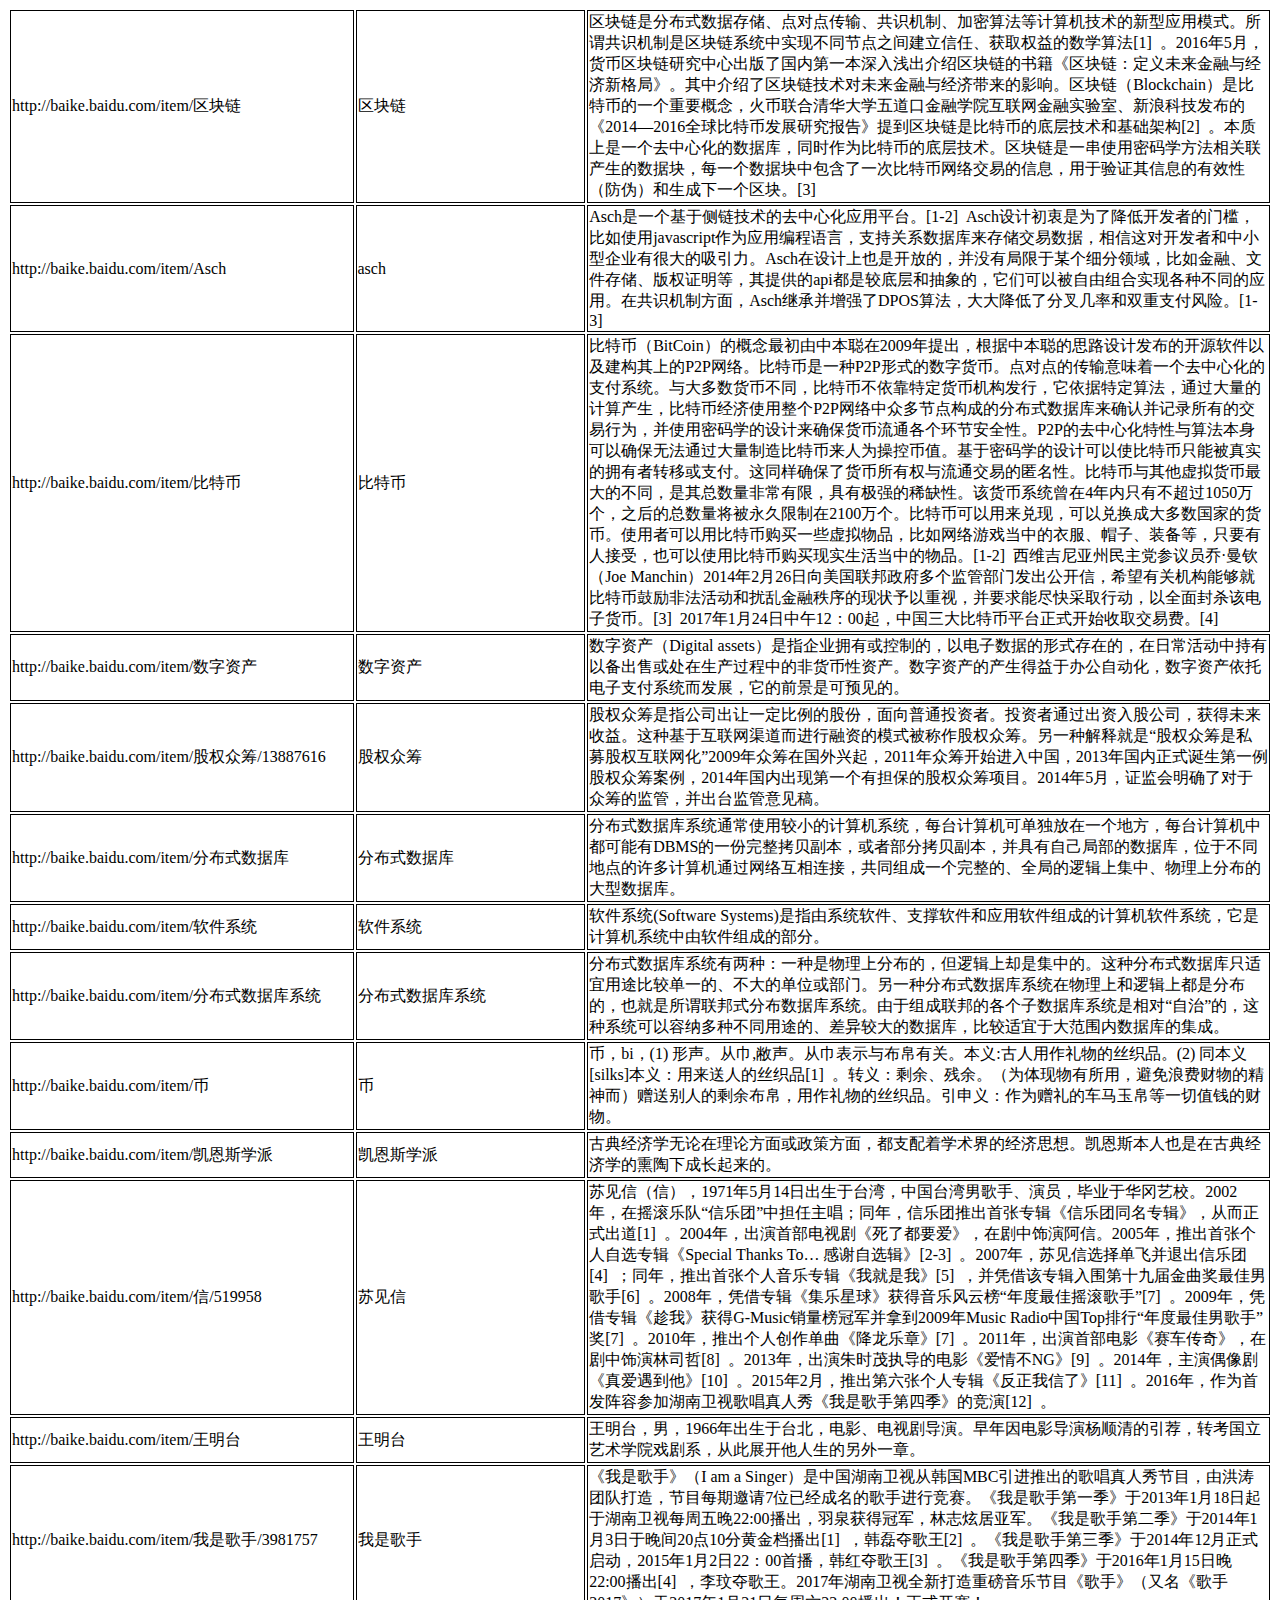
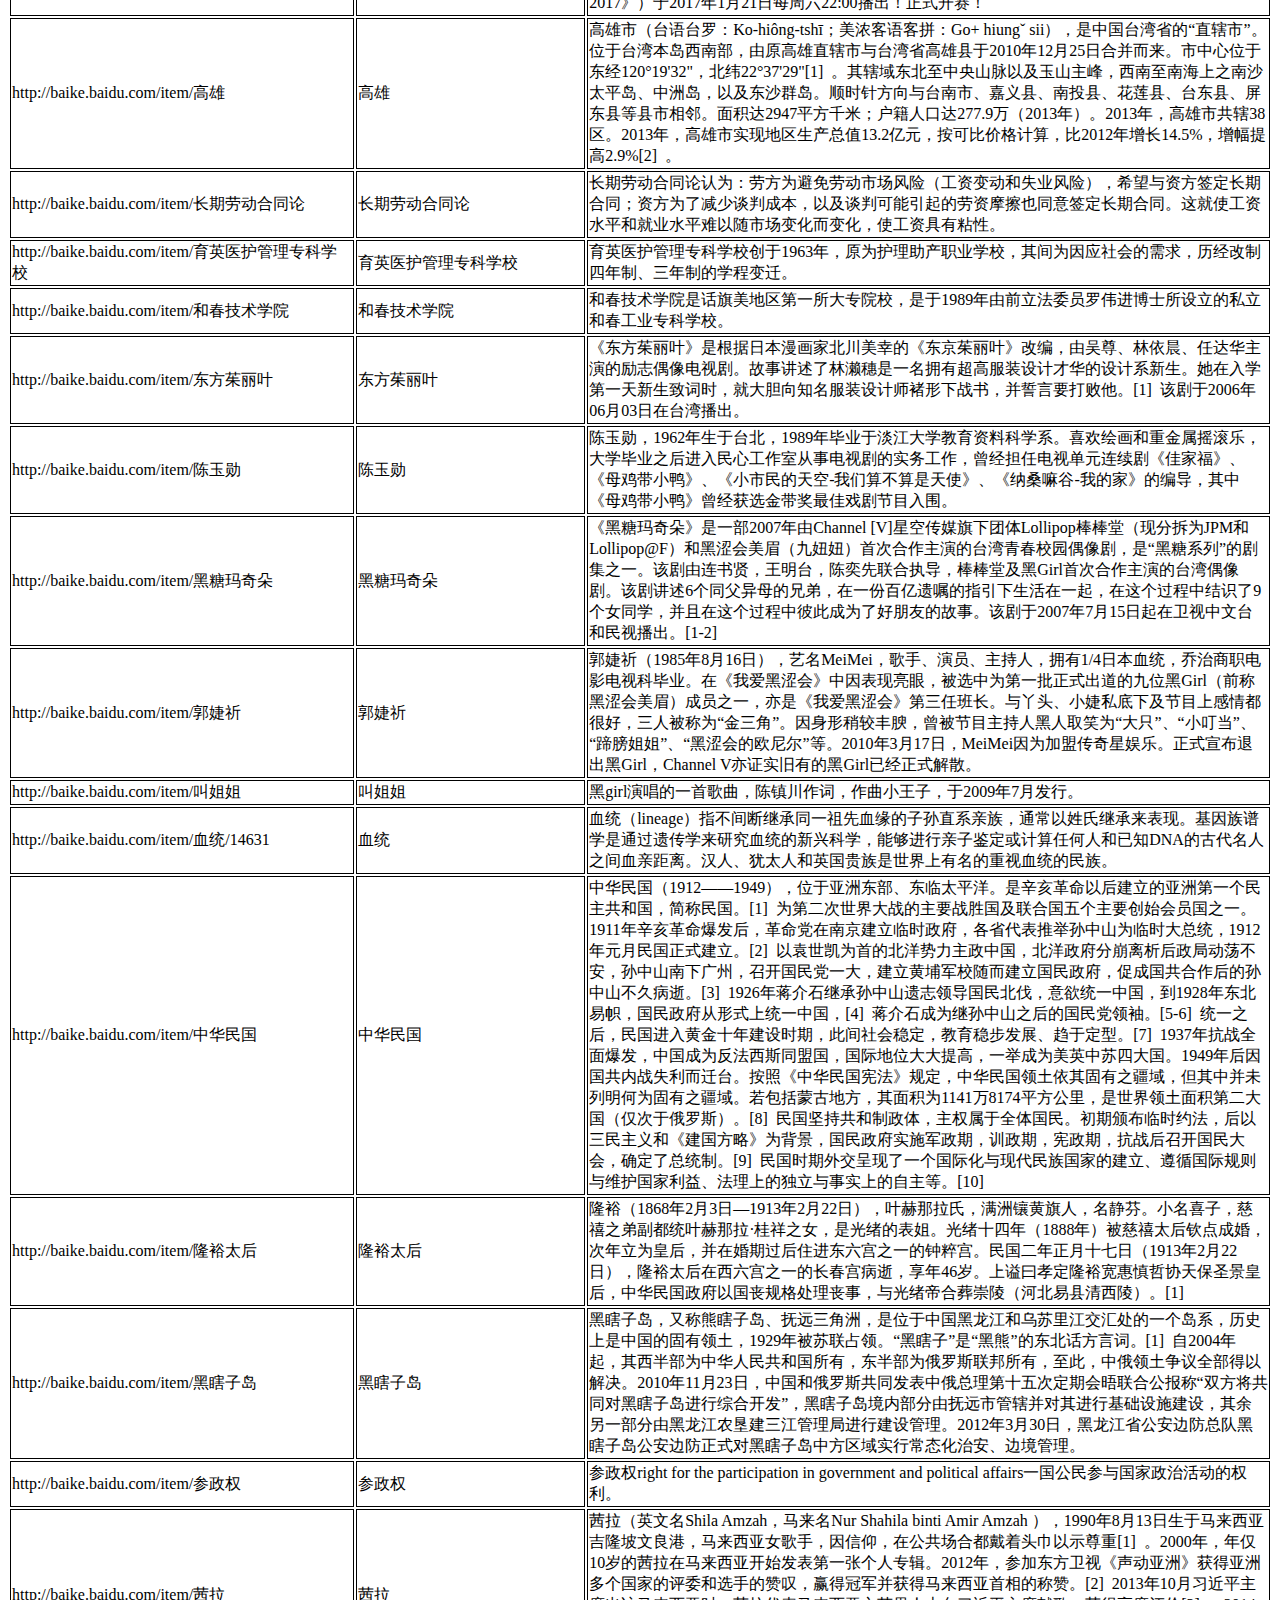
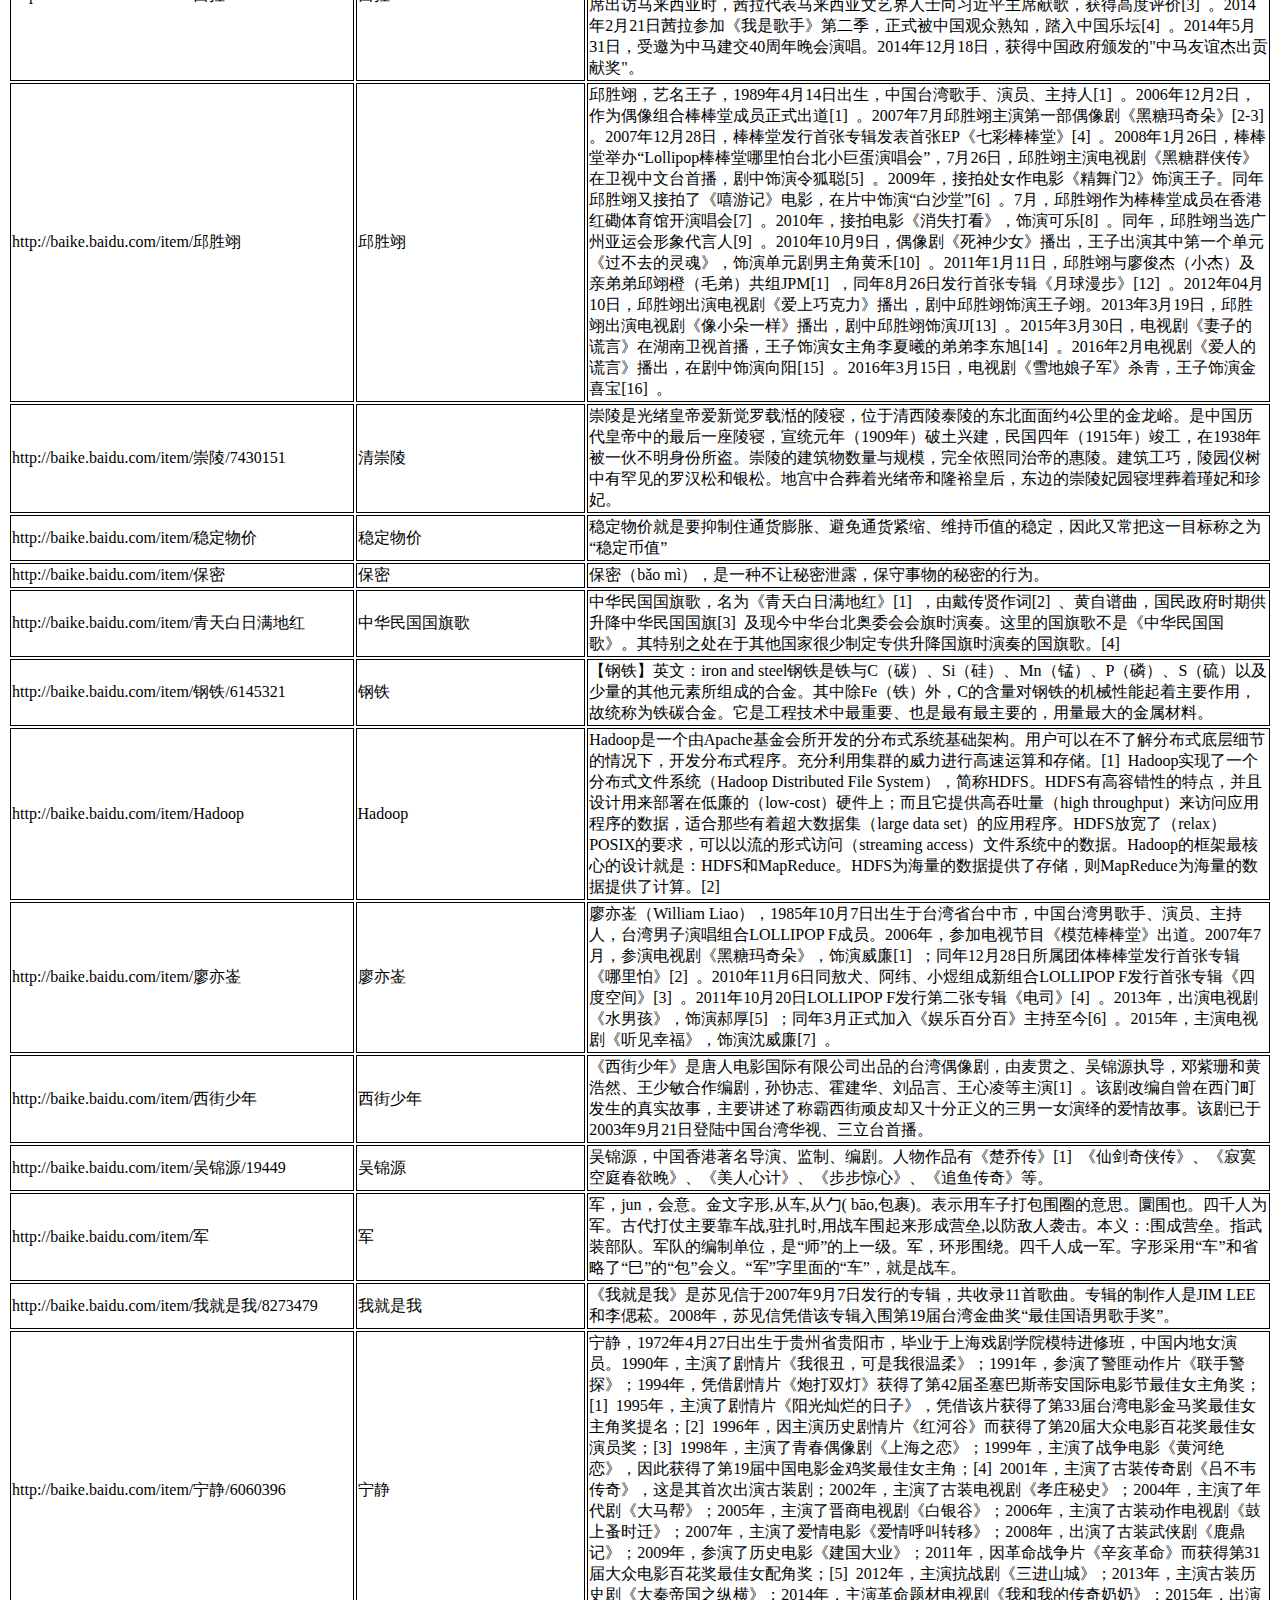
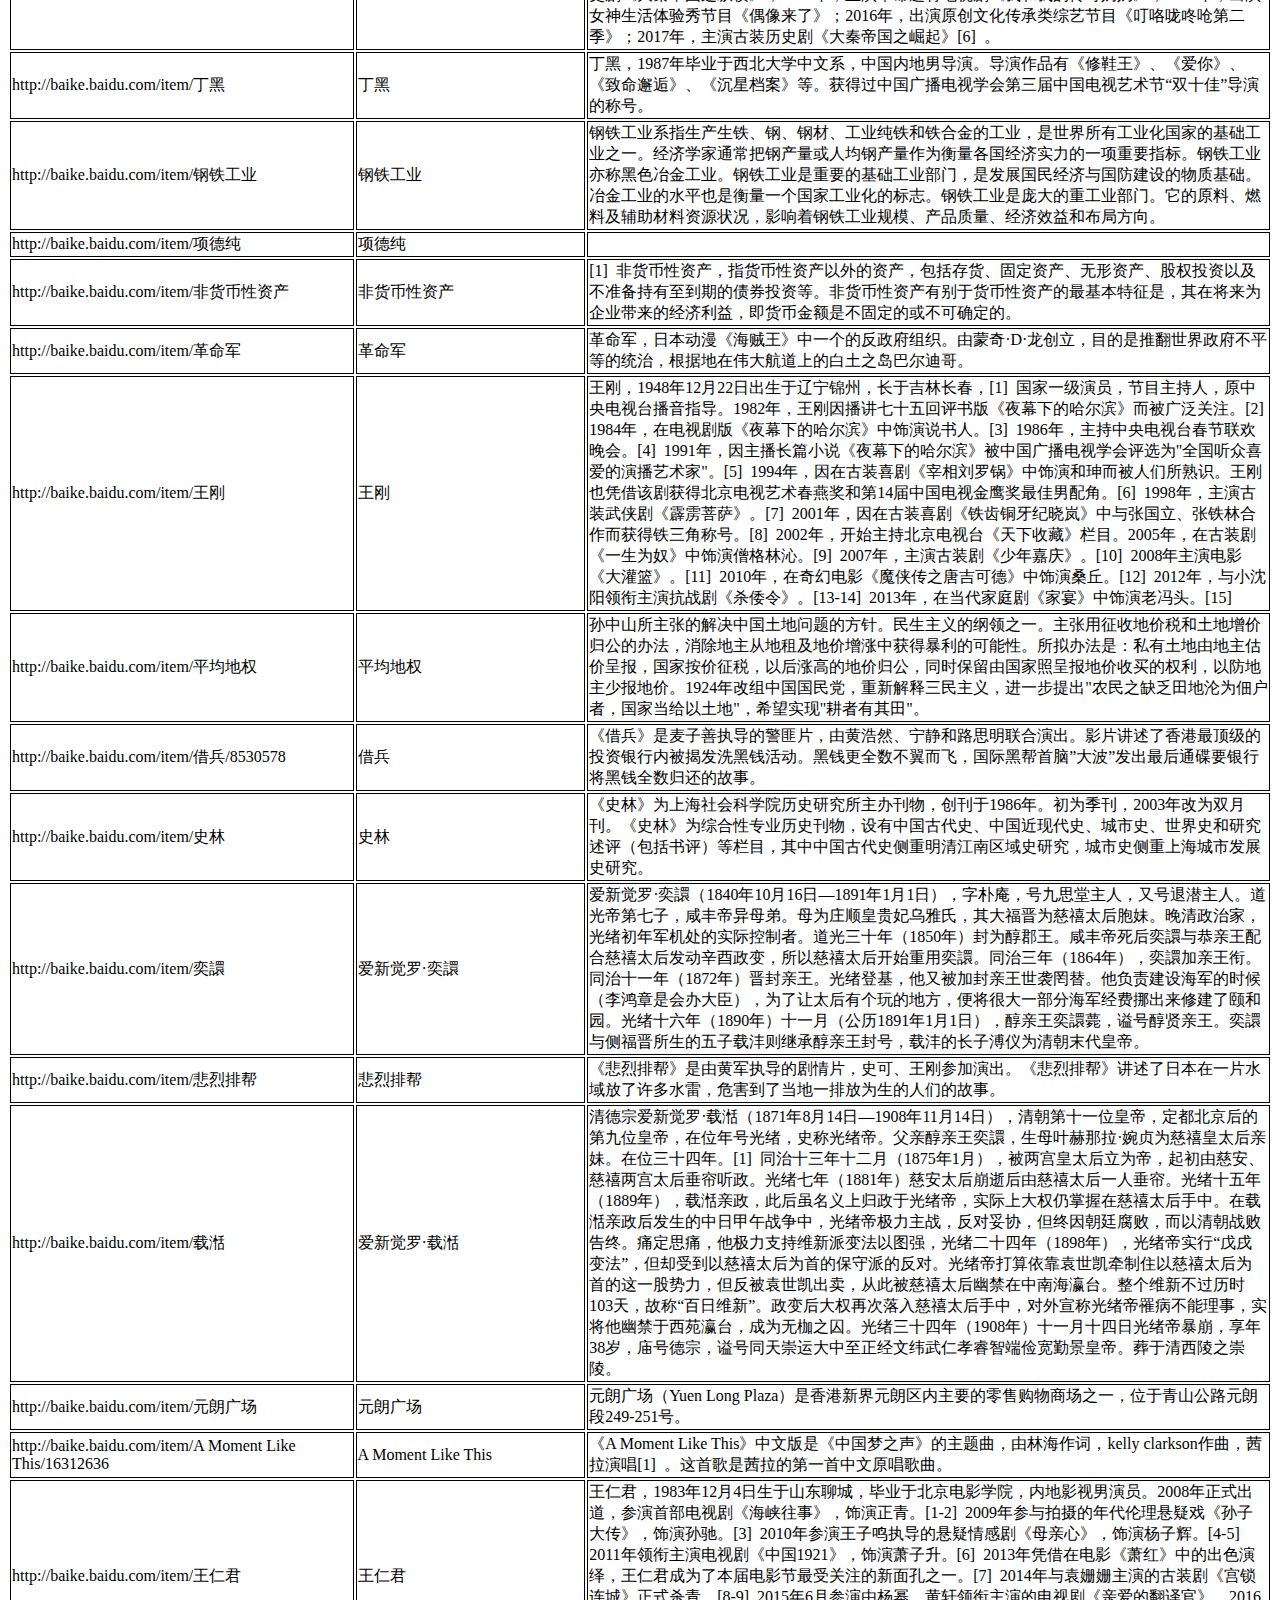
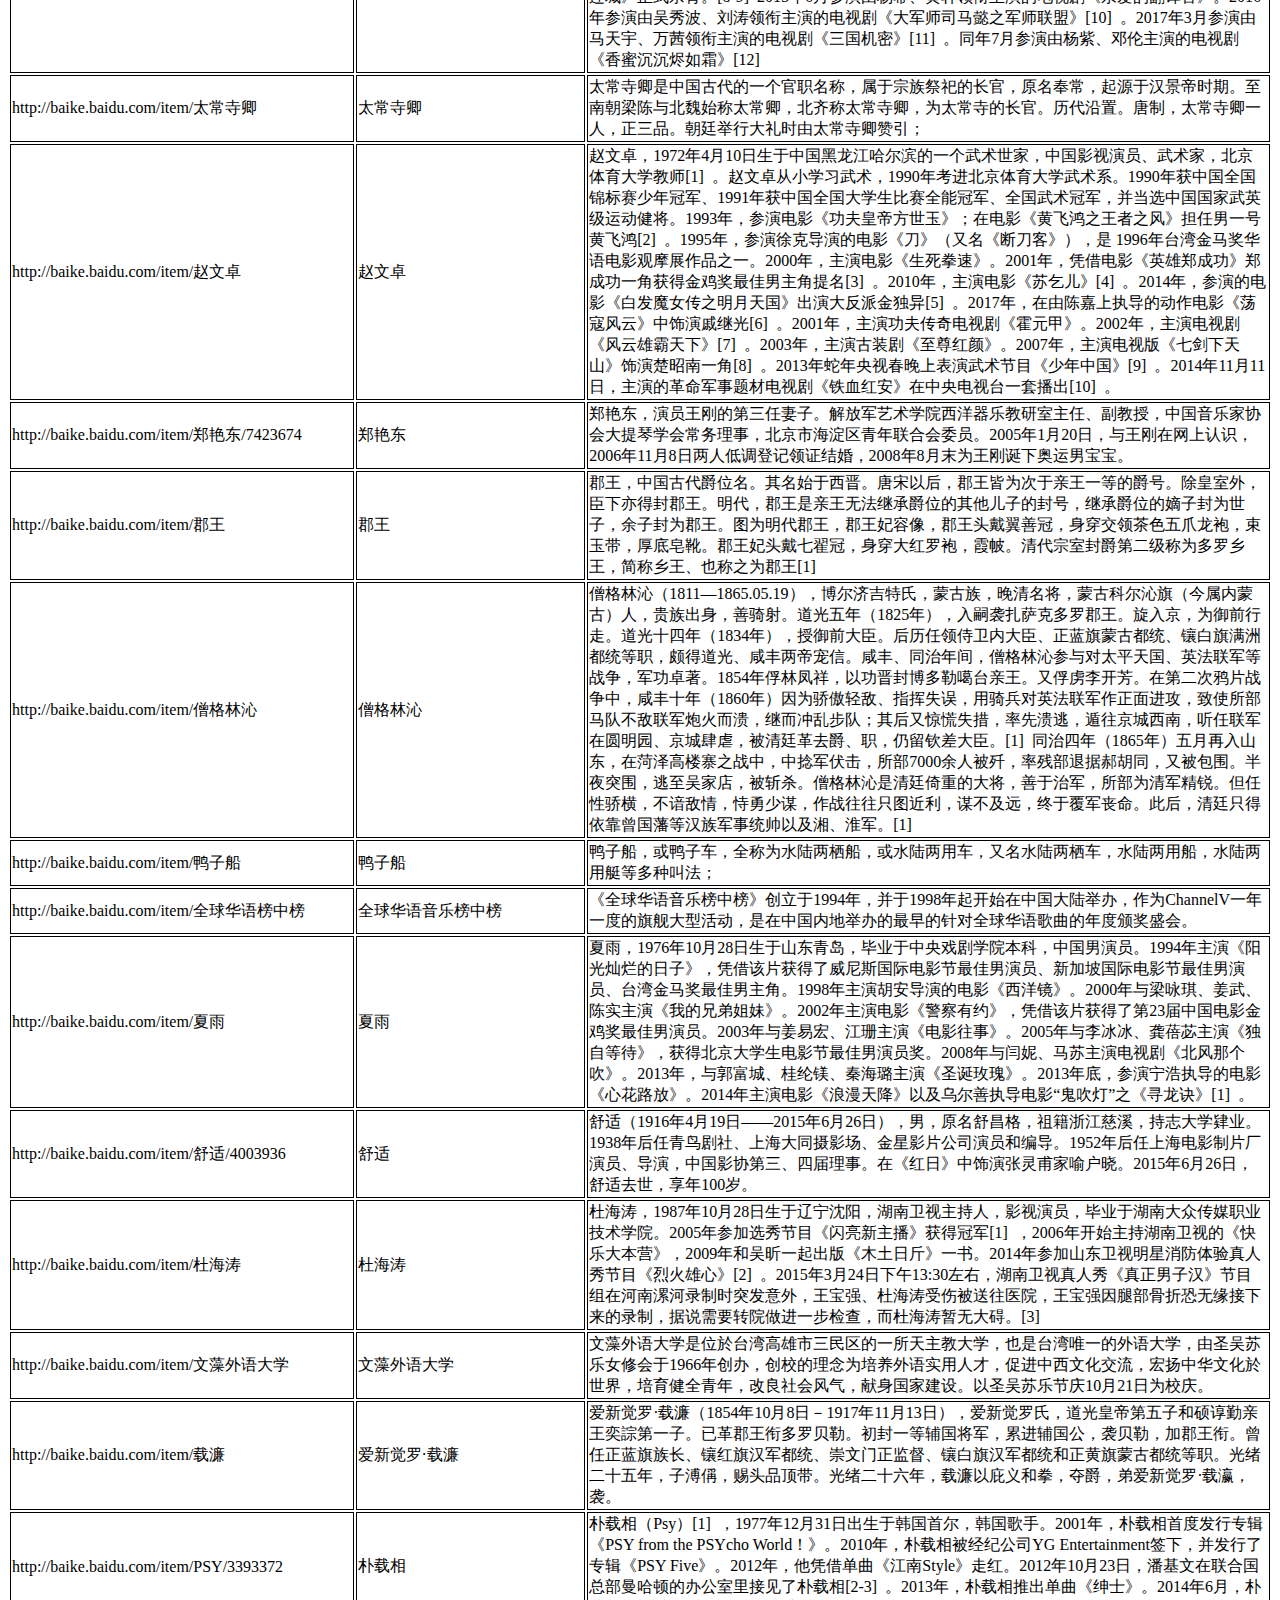
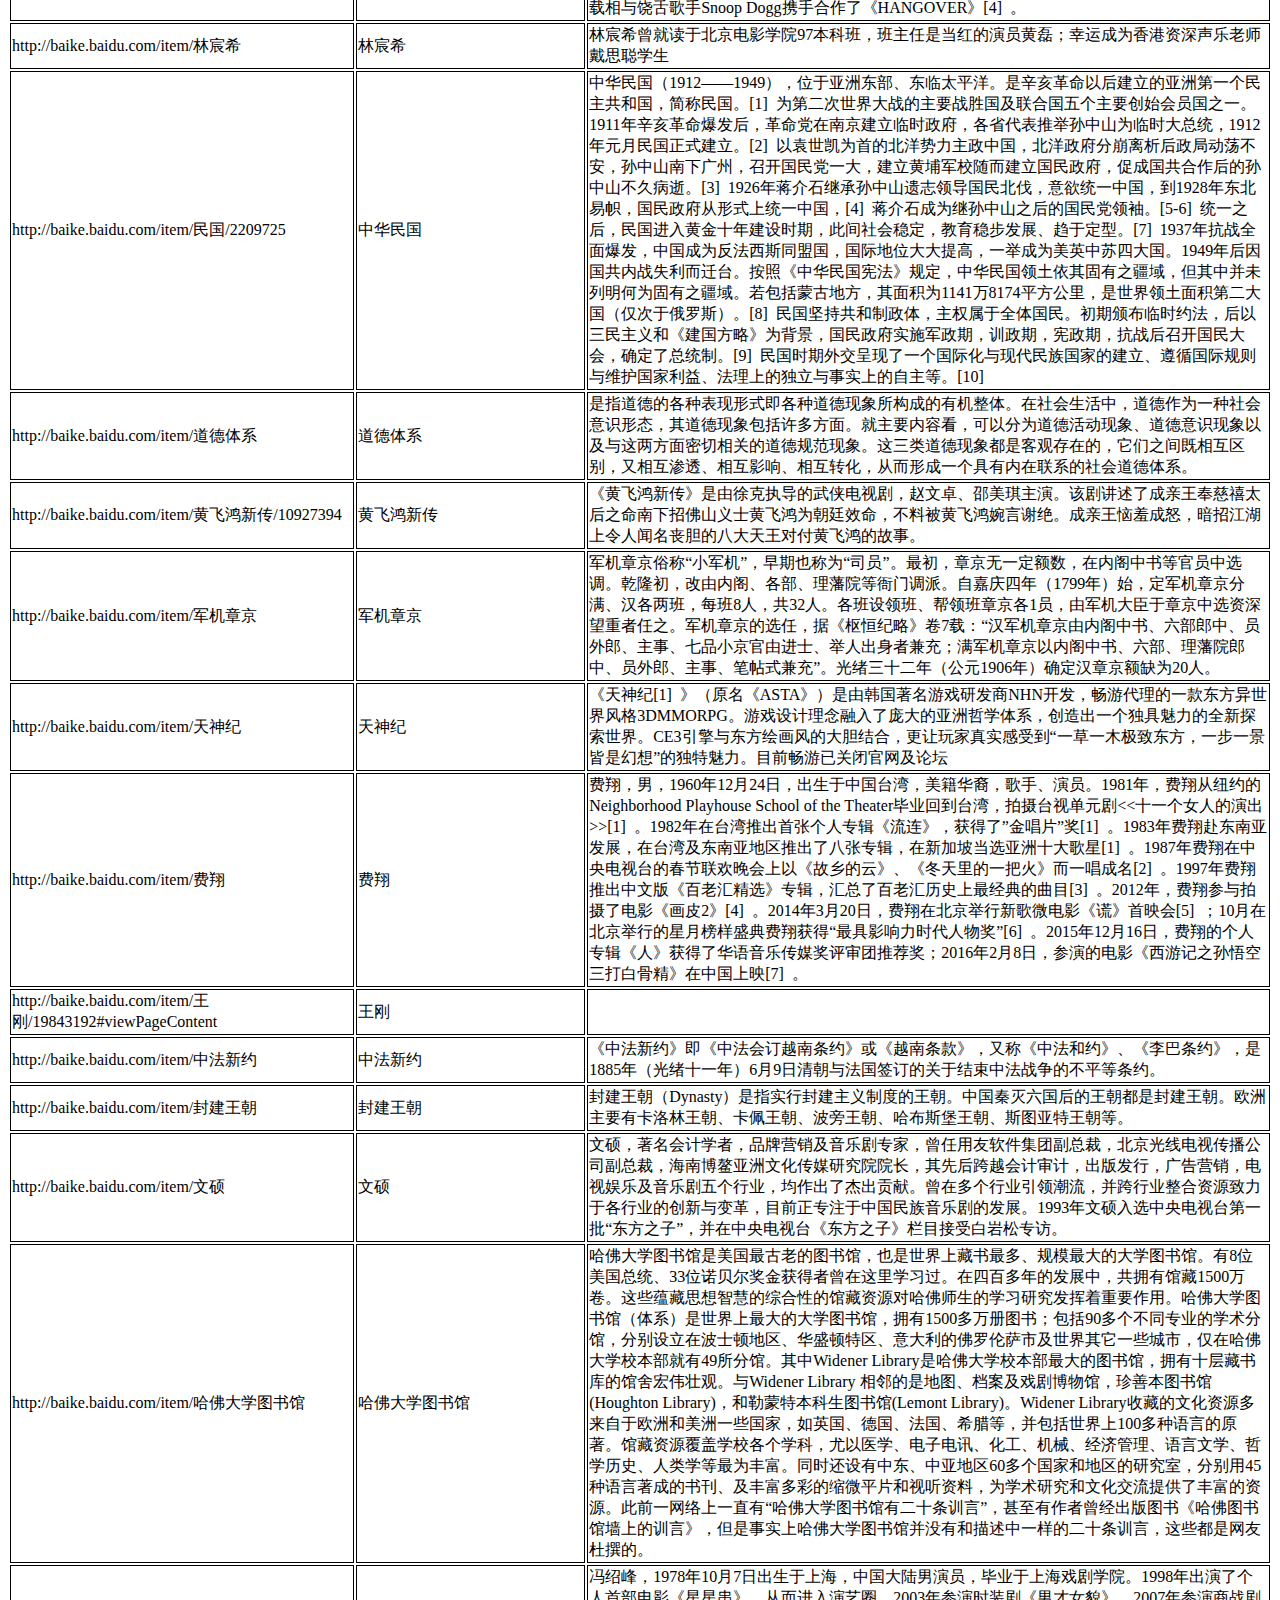
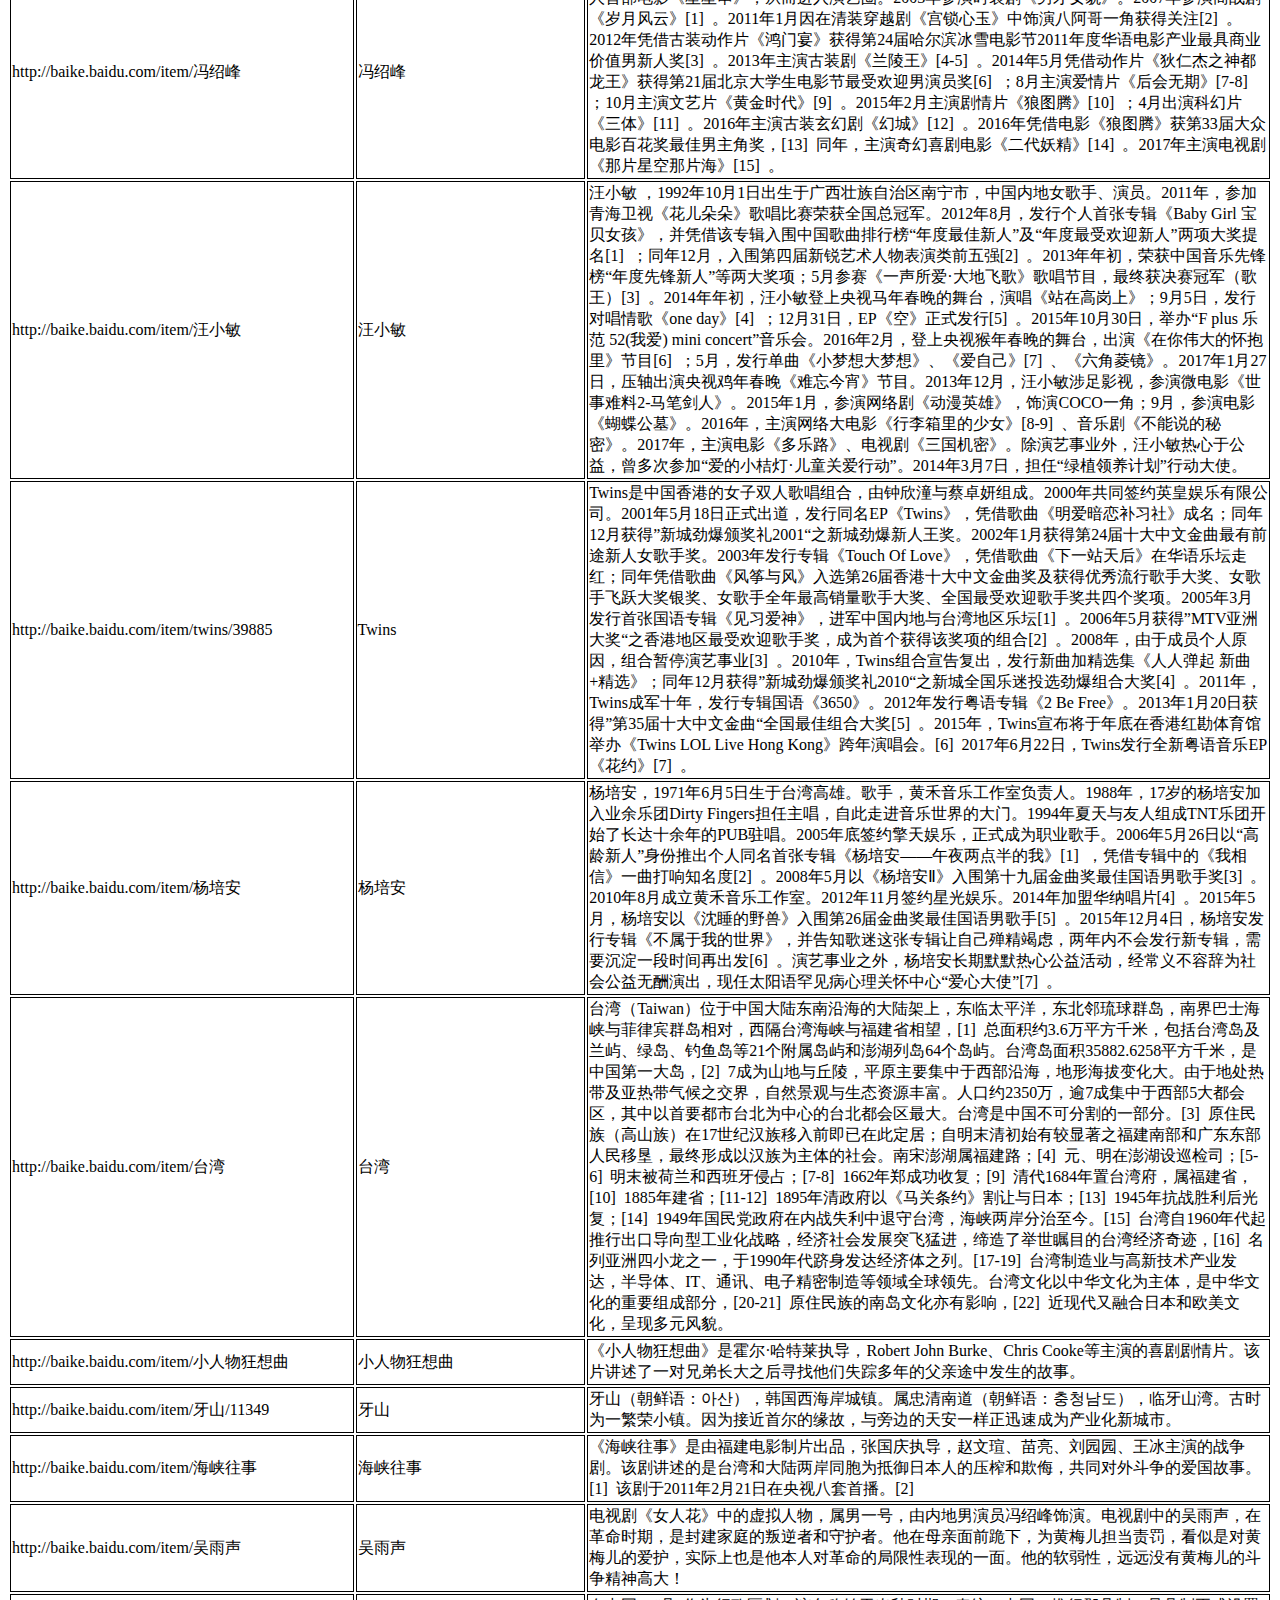
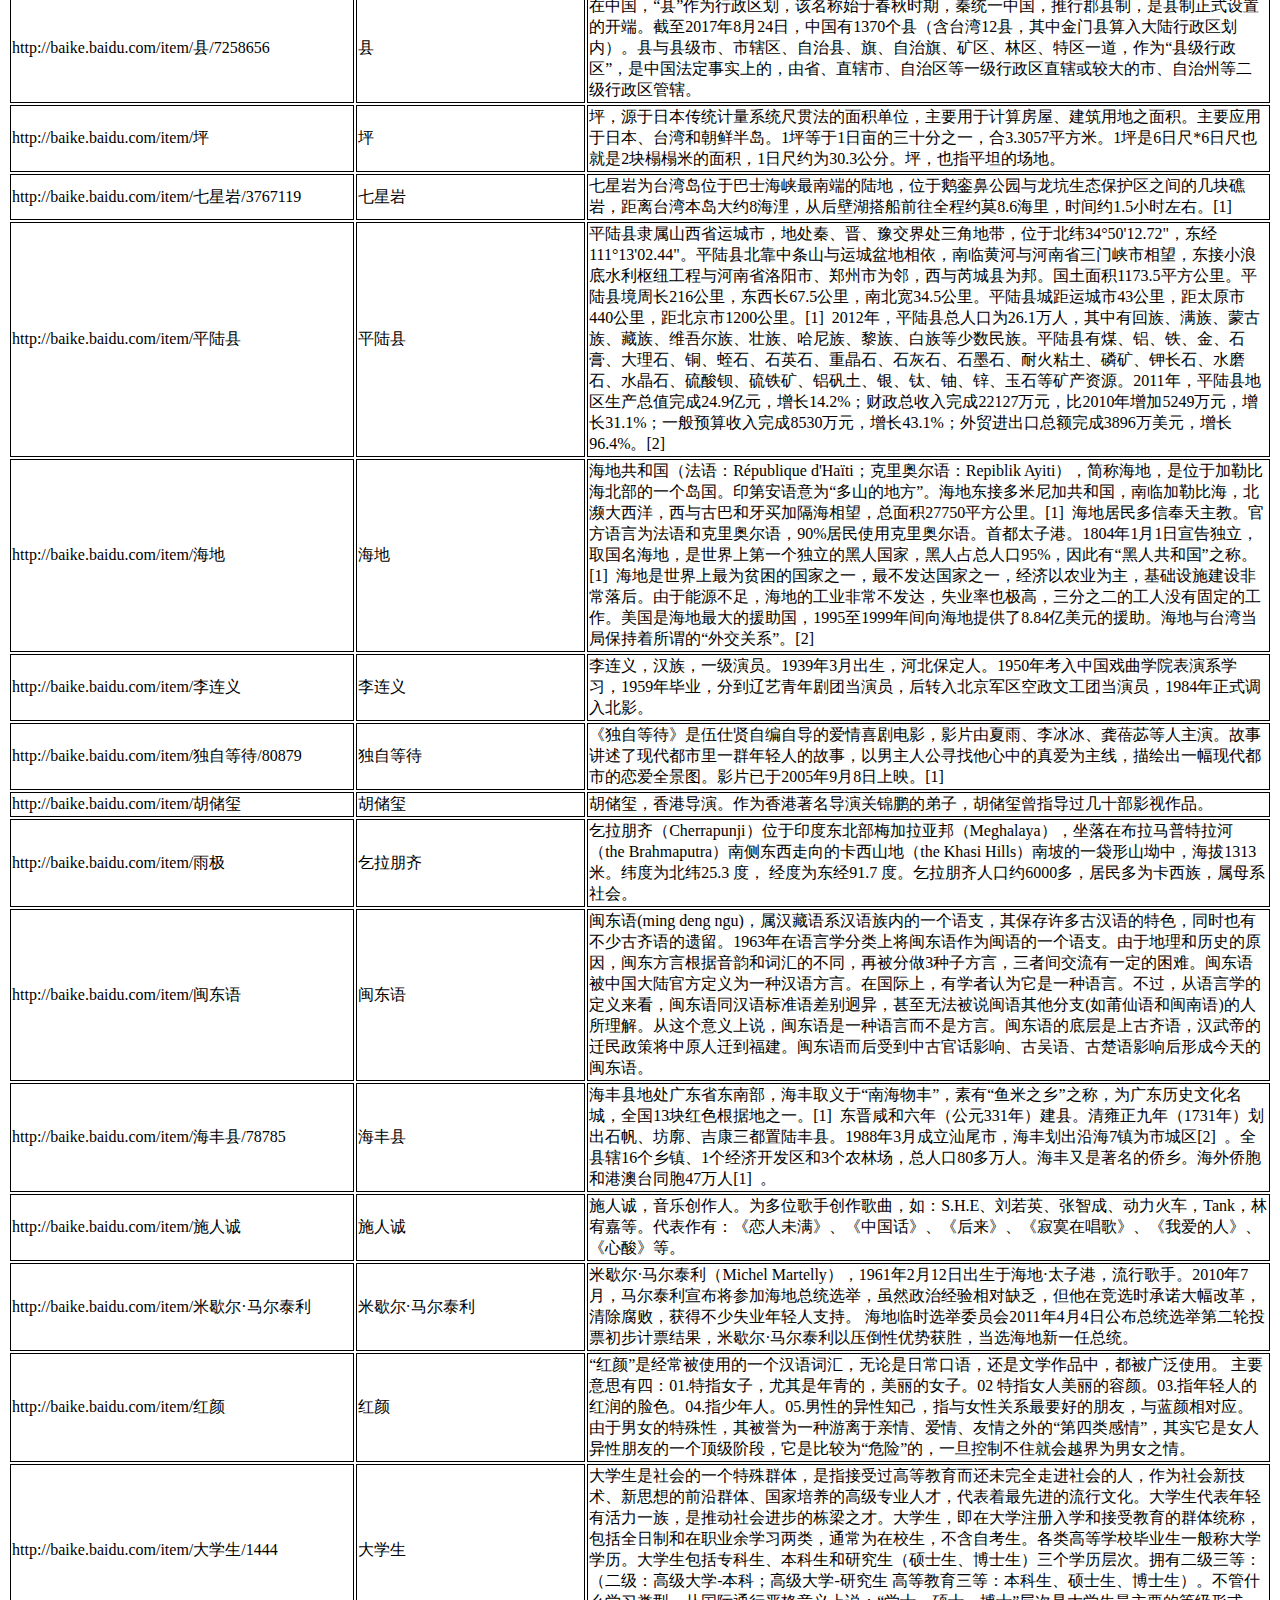
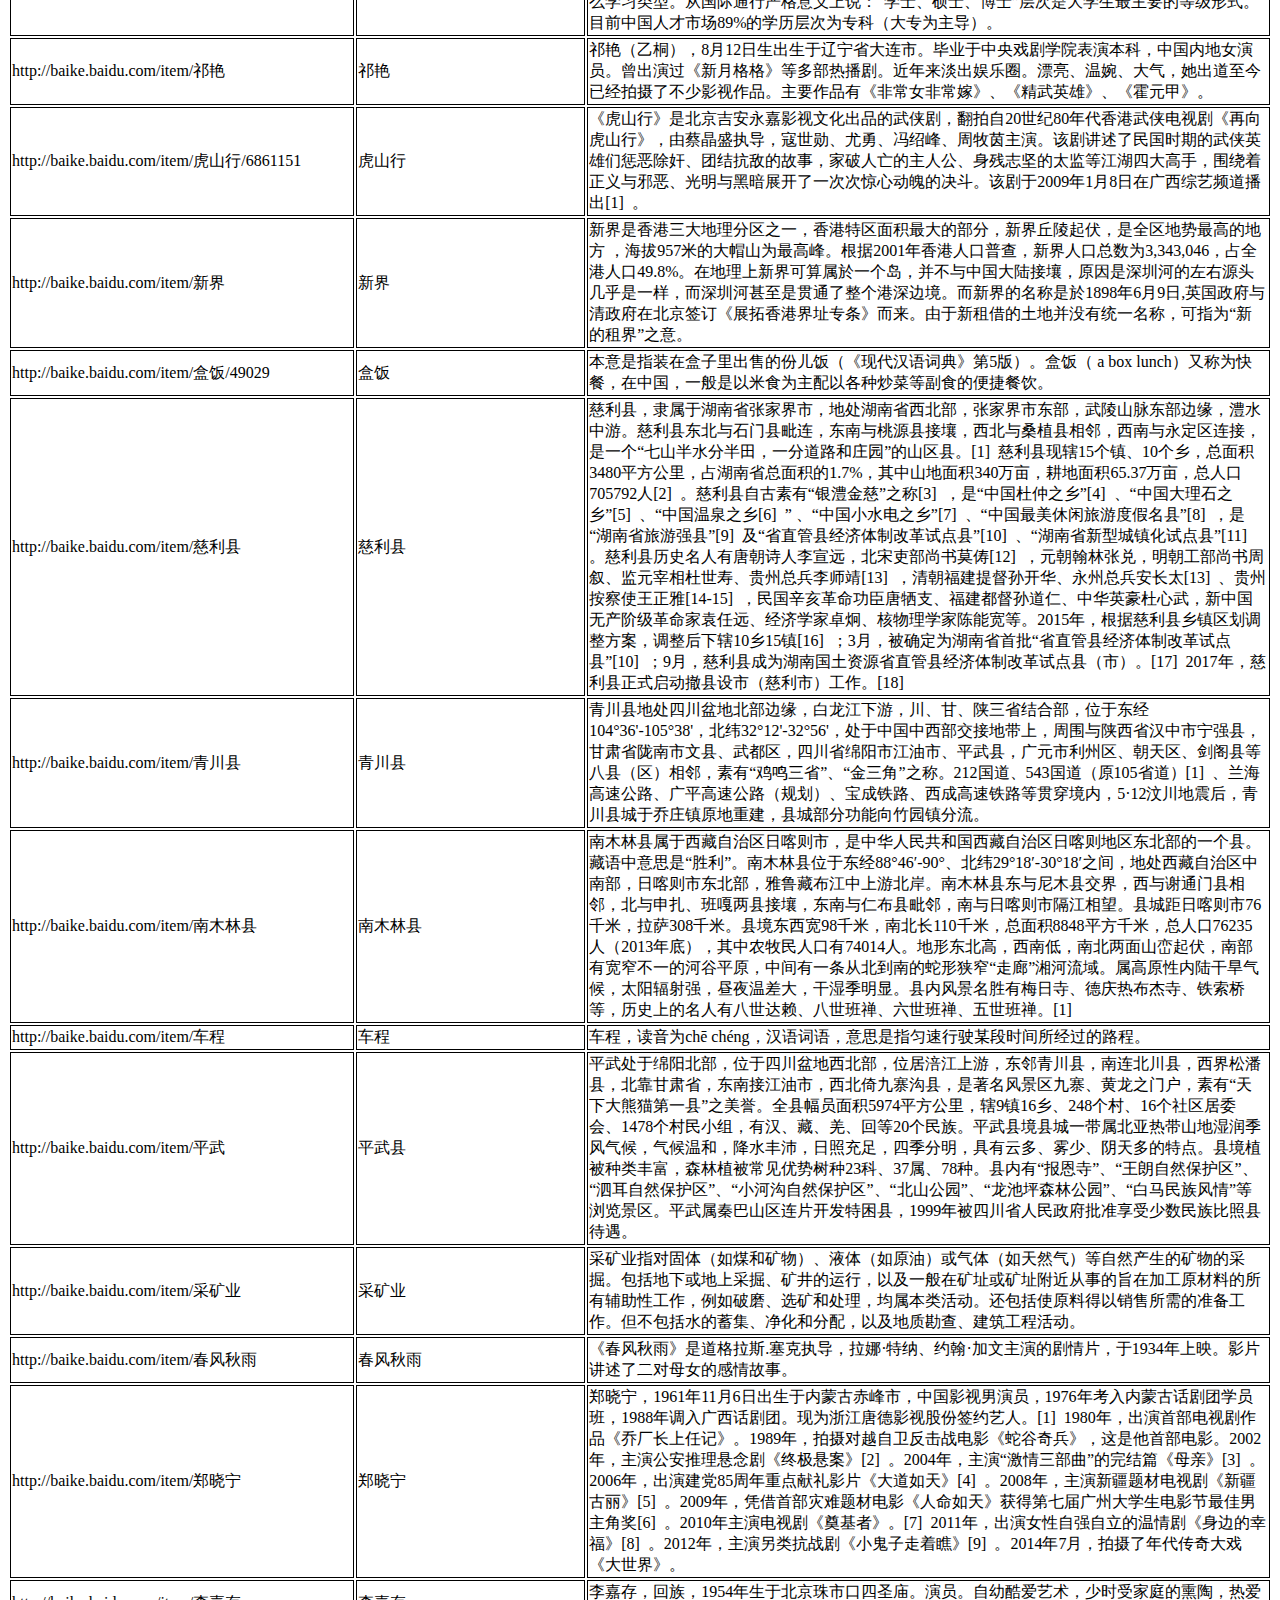
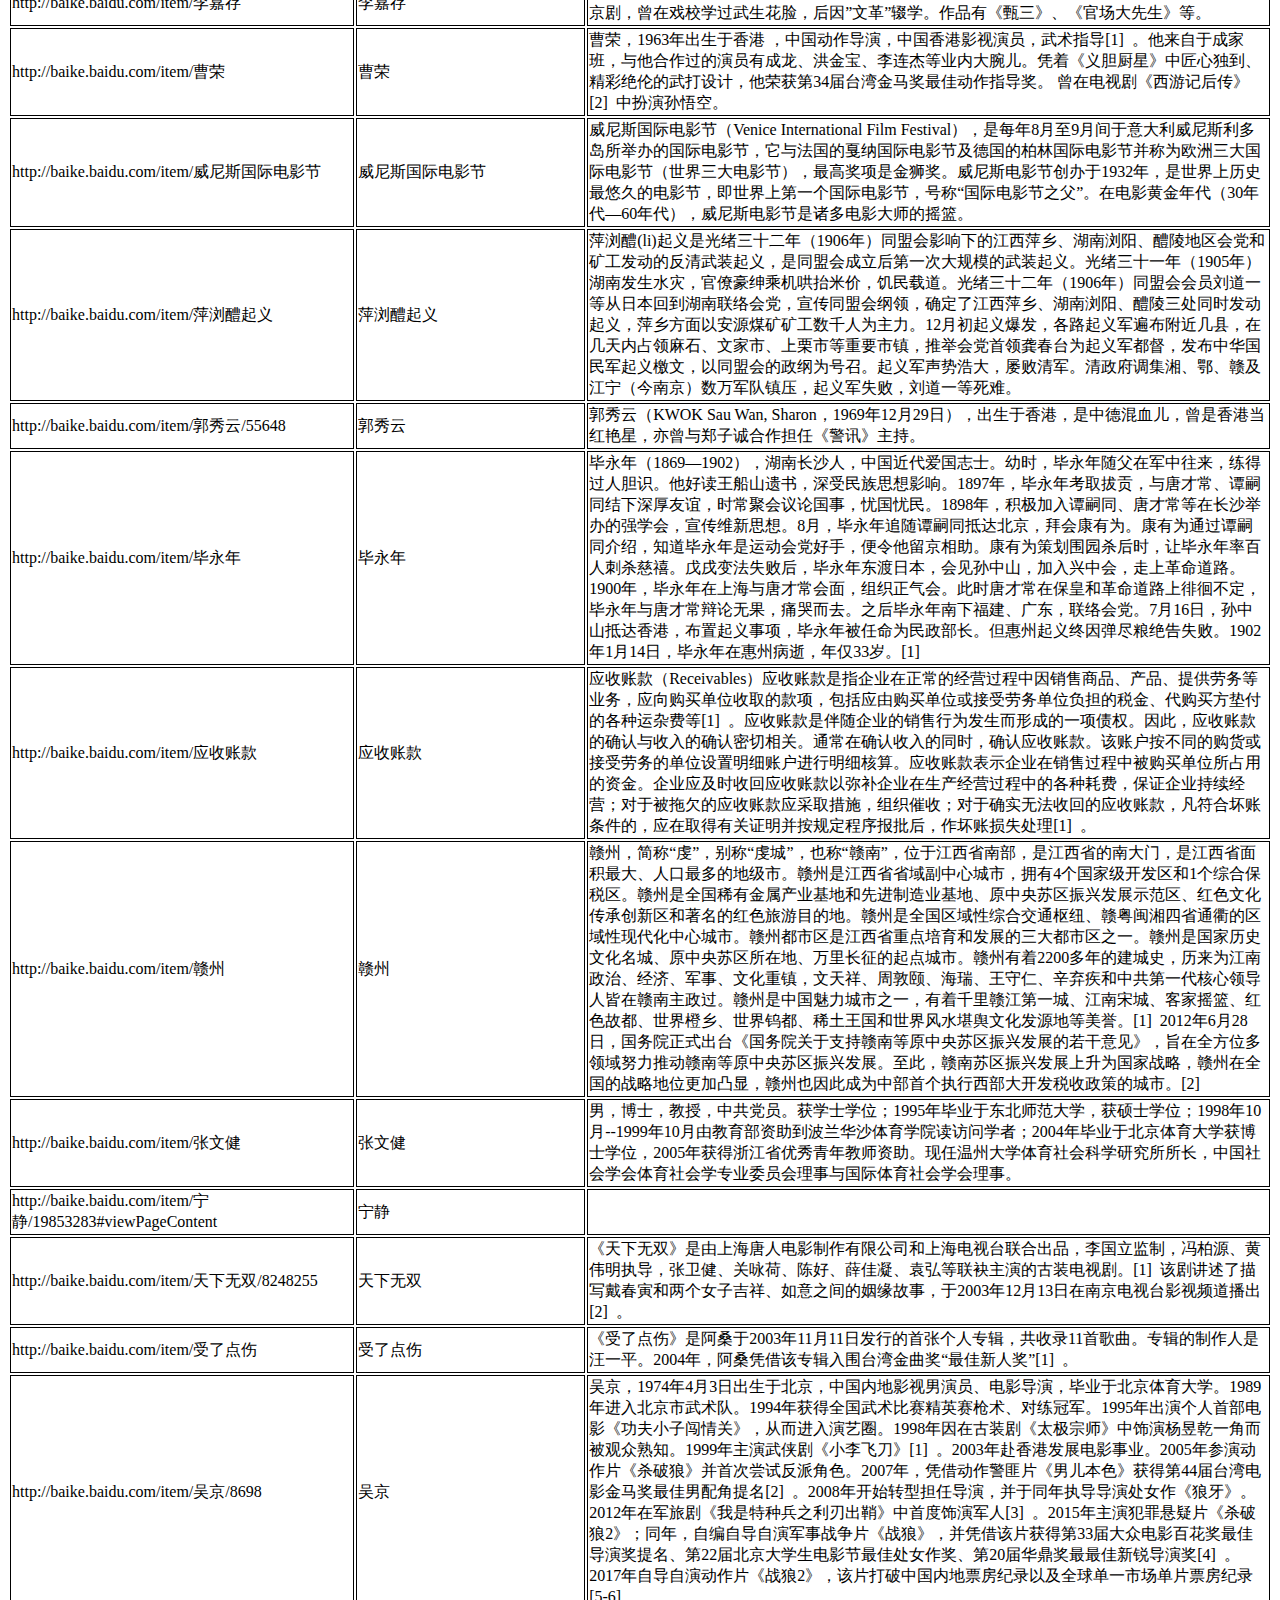
<file: spider/output1.html>
<html><body><table><tr><td style="width:20%;border:1px solid">http://baike.baidu.com/item/区块链</td><td style="width:20%;border:1px solid">区块链</td><td style="width:60%;border:1px solid">
区块链是分布式数据存储、点对点传输、共识机制、加密算法等计算机技术的新型应用模式。所谓共识机制是区块链系统中实现不同节点之间建立信任、获取权益的数学算法[1] 
。2016年5月，货币区块链研究中心出版了国内第一本深入浅出介绍区块链的书籍《区块链：定义未来金融与经济新格局》。其中介绍了区块链技术对未来金融与经济带来的影响。区块链（Blockchain）是比特币的一个重要概念，火币联合清华大学五道口金融学院互联网金融实验室、新浪科技发布的《2014—2016全球比特币发展研究报告》提到区块链是比特币的底层技术和基础架构[2] 
。本质上是一个去中心化的数据库，同时作为比特币的底层技术。区块链是一串使用密码学方法相关联产生的数据块，每一个数据块中包含了一次比特币网络交易的信息，用于验证其信息的有效性（防伪）和生成下一个区块。[3] 

</td></tr><tr><td style="width:20%;border:1px solid">http://baike.baidu.com/item/Asch</td><td style="width:20%;border:1px solid">asch</td><td style="width:60%;border:1px solid">
Asch是一个基于侧链技术的去中心化应用平台。[1-2] 
Asch设计初衷是为了降低开发者的门槛，比如使用javascript作为应用编程语言，支持关系数据库来存储交易数据，相信这对开发者和中小型企业有很大的吸引力。Asch在设计上也是开放的，并没有局限于某个细分领域，比如金融、文件存储、版权证明等，其提供的api都是较底层和抽象的，它们可以被自由组合实现各种不同的应用。在共识机制方面，Asch继承并增强了DPOS算法，大大降低了分叉几率和双重支付风险。[1-3] 

</td></tr><tr><td style="width:20%;border:1px solid">http://baike.baidu.com/item/比特币</td><td style="width:20%;border:1px solid">比特币</td><td style="width:60%;border:1px solid">
比特币（BitCoin）的概念最初由中本聪在2009年提出，根据中本聪的思路设计发布的开源软件以及建构其上的P2P网络。比特币是一种P2P形式的数字货币。点对点的传输意味着一个去中心化的支付系统。与大多数货币不同，比特币不依靠特定货币机构发行，它依据特定算法，通过大量的计算产生，比特币经济使用整个P2P网络中众多节点构成的分布式数据库来确认并记录所有的交易行为，并使用密码学的设计来确保货币流通各个环节安全性。P2P的去中心化特性与算法本身可以确保无法通过大量制造比特币来人为操控币值。基于密码学的设计可以使比特币只能被真实的拥有者转移或支付。这同样确保了货币所有权与流通交易的匿名性。比特币与其他虚拟货币最大的不同，是其总数量非常有限，具有极强的稀缺性。该货币系统曾在4年内只有不超过1050万个，之后的总数量将被永久限制在2100万个。比特币可以用来兑现，可以兑换成大多数国家的货币。使用者可以用比特币购买一些虚拟物品，比如网络游戏当中的衣服、帽子、装备等，只要有人接受，也可以使用比特币购买现实生活当中的物品。[1-2] 
西维吉尼亚州民主党参议员乔·曼钦（Joe Manchin）2014年2月26日向美国联邦政府多个监管部门发出公开信，希望有关机构能够就比特币鼓励非法活动和扰乱金融秩序的现状予以重视，并要求能尽快采取行动，以全面封杀该电子货币。[3] 
2017年1月24日中午12：00起，中国三大比特币平台正式开始收取交易费。[4] 

</td></tr><tr><td style="width:20%;border:1px solid">http://baike.baidu.com/item/数字资产</td><td style="width:20%;border:1px solid">数字资产</td><td style="width:60%;border:1px solid">
数字资产（Digital assets）是指企业拥有或控制的，以电子数据的形式存在的，在日常活动中持有以备出售或处在生产过程中的非货币性资产。数字资产的产生得益于办公自动化，数字资产依托电子支付系统而发展，它的前景是可预见的。
</td></tr><tr><td style="width:20%;border:1px solid">http://baike.baidu.com/item/股权众筹/13887616</td><td style="width:20%;border:1px solid">股权众筹</td><td style="width:60%;border:1px solid">
股权众筹是指公司出让一定比例的股份，面向普通投资者。投资者通过出资入股公司，获得未来收益。这种基于互联网渠道而进行融资的模式被称作股权众筹。另一种解释就是“股权众筹是私募股权互联网化”2009年众筹在国外兴起，2011年众筹开始进入中国，2013年国内正式诞生第一例股权众筹案例，2014年国内出现第一个有担保的股权众筹项目。2014年5月，证监会明确了对于众筹的监管，并出台监管意见稿。
</td></tr><tr><td style="width:20%;border:1px solid">http://baike.baidu.com/item/分布式数据库</td><td style="width:20%;border:1px solid">分布式数据库</td><td style="width:60%;border:1px solid">
分布式数据库系统通常使用较小的计算机系统，每台计算机可单独放在一个地方，每台计算机中都可能有DBMS的一份完整拷贝副本，或者部分拷贝副本，并具有自己局部的数据库，位于不同地点的许多计算机通过网络互相连接，共同组成一个完整的、全局的逻辑上集中、物理上分布的大型数据库。
</td></tr><tr><td style="width:20%;border:1px solid">http://baike.baidu.com/item/软件系统</td><td style="width:20%;border:1px solid">软件系统</td><td style="width:60%;border:1px solid">
软件系统(Software Systems)是指由系统软件、支撑软件和应用软件组成的计算机软件系统，它是计算机系统中由软件组成的部分。
</td></tr><tr><td style="width:20%;border:1px solid">http://baike.baidu.com/item/分布式数据库系统</td><td style="width:20%;border:1px solid">分布式数据库系统</td><td style="width:60%;border:1px solid">
分布式数据库系统有两种：一种是物理上分布的，但逻辑上却是集中的。这种分布式数据库只适宜用途比较单一的、不大的单位或部门。另一种分布式数据库系统在物理上和逻辑上都是分布的，也就是所谓联邦式分布数据库系统。由于组成联邦的各个子数据库系统是相对“自治”的，这种系统可以容纳多种不同用途的、差异较大的数据库，比较适宜于大范围内数据库的集成。
</td></tr><tr><td style="width:20%;border:1px solid">http://baike.baidu.com/item/币</td><td style="width:20%;border:1px solid">币</td><td style="width:60%;border:1px solid">
币，bi，(1) 形声。从巾,敝声。从巾表示与布帛有关。本义:古人用作礼物的丝织品。(2) 同本义 [silks]本义：用来送人的丝织品[1] 
。转义：剩余、残余。（为体现物有所用，避免浪费财物的精神而）赠送别人的剩余布帛，用作礼物的丝织品。引申义：作为赠礼的车马玉帛等一切值钱的财物。
</td></tr><tr><td style="width:20%;border:1px solid">http://baike.baidu.com/item/凯恩斯学派</td><td style="width:20%;border:1px solid">凯恩斯学派</td><td style="width:60%;border:1px solid">
古典经济学无论在理论方面或政策方面，都支配着学术界的经济思想。凯恩斯本人也是在古典经济学的熏陶下成长起来的。
</td></tr><tr><td style="width:20%;border:1px solid">http://baike.baidu.com/item/信/519958</td><td style="width:20%;border:1px solid">苏见信</td><td style="width:60%;border:1px solid">
苏见信（信），1971年5月14日出生于台湾，中国台湾男歌手、演员，毕业于华冈艺校。2002年，在摇滚乐队“信乐团”中担任主唱；同年，信乐团推出首张专辑《信乐团同名专辑》，从而正式出道[1] 
。2004年，出演首部电视剧《死了都要爱》，在剧中饰演阿信。2005年，推出首张个人自选专辑《Special Thanks To… 感谢自选辑》[2-3] 
。2007年，苏见信选择单飞并退出信乐团[4] 
；同年，推出首张个人音乐专辑《我就是我》[5] 
，并凭借该专辑入围第十九届金曲奖最佳男歌手[6] 
。2008年，凭借专辑《集乐星球》获得音乐风云榜“年度最佳摇滚歌手”[7] 
。2009年，凭借专辑《趁我》获得G-Music销量榜冠军并拿到2009年Music Radio中国Top排行“年度最佳男歌手”奖[7] 
。2010年，推出个人创作单曲《降龙乐章》[7] 
。2011年，出演首部电影《赛车传奇》，在剧中饰演林司哲[8] 
。2013年，出演朱时茂执导的电影《爱情不NG》[9] 
。2014年，主演偶像剧《真爱遇到他》[10] 
。2015年2月，推出第六张个人专辑《反正我信了》[11] 
。2016年，作为首发阵容参加湖南卫视歌唱真人秀《我是歌手第四季》的竞演[12] 
。
</td></tr><tr><td style="width:20%;border:1px solid">http://baike.baidu.com/item/王明台</td><td style="width:20%;border:1px solid">王明台</td><td style="width:60%;border:1px solid">
王明台，男，1966年出生于台北，电影、电视剧导演。早年因电影导演杨顺清的引荐，转考国立艺术学院戏剧系，从此展开他人生的另外一章。
</td></tr><tr><td style="width:20%;border:1px solid">http://baike.baidu.com/item/我是歌手/3981757</td><td style="width:20%;border:1px solid">我是歌手</td><td style="width:60%;border:1px solid">
《我是歌手》（I am a Singer）是中国湖南卫视从韩国MBC引进推出的歌唱真人秀节目，由洪涛团队打造，节目每期邀请7位已经成名的歌手进行竞赛。《我是歌手第一季》于2013年1月18日起于湖南卫视每周五晚22:00播出，羽泉获得冠军，林志炫居亚军。《我是歌手第二季》于2014年1月3日于晚间20点10分黄金档播出[1] 
，韩磊夺歌王[2] 
。《我是歌手第三季》于2014年12月正式启动，2015年1月2日22：00首播，韩红夺歌王[3] 
。《我是歌手第四季》于2016年1月15日晚22:00播出[4] 
，李玟夺歌王。2017年湖南卫视全新打造重磅音乐节目《歌手》（又名《歌手2017》）于2017年1月21日每周六22:00播出！正式开赛！
</td></tr><tr><td style="width:20%;border:1px solid">http://baike.baidu.com/item/高雄</td><td style="width:20%;border:1px solid">高雄</td><td style="width:60%;border:1px solid">
高雄市（台语台罗：Ko-hiông-tshī；美浓客语客拼：Go+ hiungˇ sii），是中国台湾省的“直辖市”。位于台湾本岛西南部，由原高雄直辖市与台湾省高雄县于2010年12月25日合并而来。市中心位于东经120°19'32"，北纬22°37'29"[1] 
。其辖域东北至中央山脉以及玉山主峰，西南至南海上之南沙太平岛、中洲岛，以及东沙群岛。顺时针方向与台南市、嘉义县、南投县、花莲县、台东县、屏东县等县市相邻。面积达2947平方千米；户籍人口达277.9万（2013年）。2013年，高雄市共辖38区。2013年，高雄市实现地区生产总值13.2亿元，按可比价格计算，比2012年增长14.5%，增幅提高2.9%[2] 
。
</td></tr><tr><td style="width:20%;border:1px solid">http://baike.baidu.com/item/长期劳动合同论</td><td style="width:20%;border:1px solid">长期劳动合同论</td><td style="width:60%;border:1px solid">
长期劳动合同论认为：劳方为避免劳动市场风险（工资变动和失业风险），希望与资方签定长期合同；资方为了减少谈判成本，以及谈判可能引起的劳资摩擦也同意签定长期合同。这就使工资水平和就业水平难以随市场变化而变化，使工资具有粘性。
</td></tr><tr><td style="width:20%;border:1px solid">http://baike.baidu.com/item/育英医护管理专科学校</td><td style="width:20%;border:1px solid">育英医护管理专科学校</td><td style="width:60%;border:1px solid">
育英医护管理专科学校创于1963年，原为护理助产职业学校，其间为因应社会的需求，历经改制四年制、三年制的学程变迁。
</td></tr><tr><td style="width:20%;border:1px solid">http://baike.baidu.com/item/和春技术学院</td><td style="width:20%;border:1px solid">和春技术学院</td><td style="width:60%;border:1px solid">
和春技术学院是话旗美地区第一所大专院校，是于1989年由前立法委员罗伟进博士所设立的私立和春工业专科学校。
</td></tr><tr><td style="width:20%;border:1px solid">http://baike.baidu.com/item/东方茱丽叶</td><td style="width:20%;border:1px solid">东方茱丽叶</td><td style="width:60%;border:1px solid">
《东方茱丽叶》是根据日本漫画家北川美幸的《东京茱丽叶》改编，由吴尊、林依晨、任达华主演的励志偶像电视剧。故事讲述了林濑穗是一名拥有超高服装设计才华的设计系新生。她在入学第一天新生致词时，就大胆向知名服装设计师褚形下战书，并誓言要打败他。[1] 
该剧于2006年06月03日在台湾播出。
</td></tr><tr><td style="width:20%;border:1px solid">http://baike.baidu.com/item/陈玉勋</td><td style="width:20%;border:1px solid">陈玉勋</td><td style="width:60%;border:1px solid">
陈玉勋，1962年生于台北，1989年毕业于淡江大学教育资料科学系。喜欢绘画和重金属摇滚乐，大学毕业之后进入民心工作室从事电视剧的实务工作，曾经担任电视单元连续剧《佳家福》、《母鸡带小鸭》、《小市民的天空-我们算不算是天使》、《纳桑嘛谷-我的家》的编导，其中《母鸡带小鸭》曾经获选金带奖最佳戏剧节目入围。
</td></tr><tr><td style="width:20%;border:1px solid">http://baike.baidu.com/item/黑糖玛奇朵</td><td style="width:20%;border:1px solid">黑糖玛奇朵</td><td style="width:60%;border:1px solid">
《黑糖玛奇朵》是一部2007年由Channel [V]星空传媒旗下团体Lollipop棒棒堂（现分拆为JPM和Lollipop@F）和黑涩会美眉（九妞妞）首次合作主演的台湾青春校园偶像剧，是“黑糖系列”的剧集之一。该剧由连书贤，王明台，陈奕先联合执导，棒棒堂及黑Girl首次合作主演的台湾偶像剧。该剧讲述6个同父异母的兄弟，在一份百亿遗嘱的指引下生活在一起，在这个过程中结识了9个女同学，并且在这个过程中彼此成为了好朋友的故事。该剧于2007年7月15日起在卫视中文台和民视播出。[1-2] 

</td></tr><tr><td style="width:20%;border:1px solid">http://baike.baidu.com/item/郭婕祈</td><td style="width:20%;border:1px solid">郭婕祈</td><td style="width:60%;border:1px solid">
郭婕祈（1985年8月16日），艺名MeiMei，歌手、演员、主持人，拥有1/4日本血统，乔治商职电影电视科毕业。在《我爱黑涩会》中因表现亮眼，被选中为第一批正式出道的九位黑Girl（前称黑涩会美眉）成员之一，亦是《我爱黑涩会》第三任班长。与丫头、小婕私底下及节目上感情都很好，三人被称为“金三角”。因身形稍较丰腴，曾被节目主持人黑人取笑为“大只”、“小叮当”、“蹄膀姐姐”、“黑涩会的欧尼尔”等。2010年3月17日，MeiMei因为加盟传奇星娱乐。正式宣布退出黑Girl，Channel V亦证实旧有的黑Girl已经正式解散。
</td></tr><tr><td style="width:20%;border:1px solid">http://baike.baidu.com/item/叫姐姐</td><td style="width:20%;border:1px solid">叫姐姐</td><td style="width:60%;border:1px solid">
黑girl演唱的一首歌曲，陈镇川作词，作曲小王子，于2009年7月发行。
</td></tr><tr><td style="width:20%;border:1px solid">http://baike.baidu.com/item/血统/14631</td><td style="width:20%;border:1px solid">血统</td><td style="width:60%;border:1px solid">
血统（lineage）指不间断继承同一祖先血缘的子孙直系亲族，通常以姓氏继承来表现。基因族谱学是通过遗传学来研究血统的新兴科学，能够进行亲子鉴定或计算任何人和已知DNA的古代名人之间血亲距离。汉人、犹太人和英国贵族是世界上有名的重视血统的民族。
</td></tr><tr><td style="width:20%;border:1px solid">http://baike.baidu.com/item/中华民国</td><td style="width:20%;border:1px solid">中华民国</td><td style="width:60%;border:1px solid">
中华民国（1912——1949），位于亚洲东部、东临太平洋。是辛亥革命以后建立的亚洲第一个民主共和国，简称民国。[1] 
为第二次世界大战的主要战胜国及联合国五个主要创始会员国之一。1911年辛亥革命爆发后，革命党在南京建立临时政府，各省代表推举孙中山为临时大总统，1912年元月民国正式建立。[2] 
以袁世凯为首的北洋势力主政中国，北洋政府分崩离析后政局动荡不安，孙中山南下广州，召开国民党一大，建立黄埔军校随而建立国民政府，促成国共合作后的孙中山不久病逝。[3] 
1926年蒋介石继承孙中山遗志领导国民北伐，意欲统一中国，到1928年东北易帜，国民政府从形式上统一中国，[4] 
蒋介石成为继孙中山之后的国民党领袖。[5-6] 
统一之后，民国进入黄金十年建设时期，此间社会稳定，教育稳步发展、趋于定型。[7] 
1937年抗战全面爆发，中国成为反法西斯同盟国，国际地位大大提高，一举成为美英中苏四大国。1949年后因国共内战失利而迁台。按照《中华民国宪法》规定，中华民国领土依其固有之疆域，但其中并未列明何为固有之疆域。若包括蒙古地方，其面积为1141万8174平方公里，是世界领土面积第二大国（仅次于俄罗斯）。[8] 
民国坚持共和制政体，主权属于全体国民。初期颁布临时约法，后以三民主义和《建国方略》为背景，国民政府实施军政期，训政期，宪政期，抗战后召开国民大会，确定了总统制。[9] 
民国时期外交呈现了一个国际化与现代民族国家的建立、遵循国际规则与维护国家利益、法理上的独立与事实上的自主等。[10] 

</td></tr><tr><td style="width:20%;border:1px solid">http://baike.baidu.com/item/隆裕太后</td><td style="width:20%;border:1px solid">隆裕太后</td><td style="width:60%;border:1px solid">
隆裕（1868年2月3日—1913年2月22日），叶赫那拉氏，满洲镶黄旗人，名静芬。小名喜子，慈禧之弟副都统叶赫那拉·桂祥之女，是光绪的表姐。光绪十四年（1888年）被慈禧太后钦点成婚，次年立为皇后，并在婚期过后住进东六宫之一的钟粹宫。民国二年正月十七日（1913年2月22日），隆裕太后在西六宫之一的长春宫病逝，享年46岁。上谥曰孝定隆裕宽惠慎哲协天保圣景皇后，中华民国政府以国丧规格处理丧事，与光绪帝合葬崇陵（河北易县清西陵）。[1] 

</td></tr><tr><td style="width:20%;border:1px solid">http://baike.baidu.com/item/黑瞎子岛</td><td style="width:20%;border:1px solid">黑瞎子岛</td><td style="width:60%;border:1px solid">
黑瞎子岛，又称熊瞎子岛、抚远三角洲，是位于中国黑龙江和乌苏里江交汇处的一个岛系，历史上是中国的固有领土，1929年被苏联占领。“黑瞎子”是“黑熊”的东北话方言词。[1] 
自2004年起，其西半部为中华人民共和国所有，东半部为俄罗斯联邦所有，至此，中俄领土争议全部得以解决。2010年11月23日，中国和俄罗斯共同发表中俄总理第十五次定期会晤联合公报称“双方将共同对黑瞎子岛进行综合开发”，黑瞎子岛境内部分由抚远市管辖并对其进行基础设施建设，其余另一部分由黑龙江农垦建三江管理局进行建设管理。2012年3月30日，黑龙江省公安边防总队黑瞎子岛公安边防正式对黑瞎子岛中方区域实行常态化治安、边境管理。
</td></tr><tr><td style="width:20%;border:1px solid">http://baike.baidu.com/item/参政权</td><td style="width:20%;border:1px solid">参政权</td><td style="width:60%;border:1px solid">
参政权right for the participation in government and political affairs一国公民参与国家政治活动的权利。
</td></tr><tr><td style="width:20%;border:1px solid">http://baike.baidu.com/item/茜拉</td><td style="width:20%;border:1px solid">茜拉</td><td style="width:60%;border:1px solid">
茜拉（英文名Shila Amzah，马来名Nur Shahila binti Amir Amzah ），1990年8月13日生于马来西亚吉隆坡文良港，马来西亚女歌手，因信仰，在公共场合都戴着头巾以示尊重[1] 
。2000年，年仅10岁的茜拉在马来西亚开始发表第一张个人专辑。2012年，参加东方卫视《声动亚洲》获得亚洲多个国家的评委和选手的赞叹，赢得冠军并获得马来西亚首相的称赞。[2] 
2013年10月习近平主席出访马来西亚时，茜拉代表马来西亚文艺界人士向习近平主席献歌，获得高度评价[3] 
。2014年2月21日茜拉参加《我是歌手》第二季，正式被中国观众熟知，踏入中国乐坛[4] 
。2014年5月31日，受邀为中马建交40周年晚会演唱。2014年12月18日，获得中国政府颁发的"中马友谊杰出贡献奖"。
</td></tr><tr><td style="width:20%;border:1px solid">http://baike.baidu.com/item/邱胜翊</td><td style="width:20%;border:1px solid">邱胜翊</td><td style="width:60%;border:1px solid">
邱胜翊，艺名王子，1989年4月14日出生，中国台湾歌手、演员、主持人[1] 
。2006年12月2日，作为偶像组合棒棒堂成员正式出道[1] 
。2007年7月邱胜翊主演第一部偶像剧《黑糖玛奇朵》[2-3] 
。2007年12月28日，棒棒堂发行首张专辑发表首张EP《七彩棒棒堂》[4] 
。2008年1月26日，棒棒堂举办“Lollipop棒棒堂哪里怕台北小巨蛋演唱会”，7月26日，邱胜翊主演电视剧《黑糖群侠传》在卫视中文台首播，剧中饰演令狐聪[5] 
。2009年，接拍处女作电影《精舞门2》饰演王子。同年邱胜翊又接拍了《嘻游记》电影，在片中饰演“白沙堂”[6] 
。7月，邱胜翊作为棒棒堂成员在香港红磡体育馆开演唱会[7] 
。2010年，接拍电影《消失打看》，饰演可乐[8] 
。同年，邱胜翊当选广州亚运会形象代言人[9] 
。2010年10月9日，偶像剧《死神少女》播出，王子出演其中第一个单元《过不去的灵魂》，饰演单元剧男主角黄禾[10] 
。2011年1月11日，邱胜翊与廖俊杰（小杰）及亲弟弟邱翊橙（毛弟）共组JPM[1] 
，同年8月26日发行首张专辑《月球漫步》[12] 
。2012年04月10日，邱胜翊出演电视剧《爱上巧克力》播出，剧中邱胜翊饰演王子翊。2013年3月19日，邱胜翊出演电视剧《像小朵一样》播出，剧中邱胜翊饰演JJ[13] 
。2015年3月30日，电视剧《妻子的谎言》在湖南卫视首播，王子饰演女主角李夏曦的弟弟李东旭[14] 
。2016年2月电视剧《爱人的谎言》播出，在剧中饰演向阳[15] 
。2016年3月15日，电视剧《雪地娘子军》杀青，王子饰演金喜宝[16] 
。
</td></tr><tr><td style="width:20%;border:1px solid">http://baike.baidu.com/item/崇陵/7430151</td><td style="width:20%;border:1px solid">清崇陵</td><td style="width:60%;border:1px solid">
崇陵是光绪皇帝爱新觉罗载湉的陵寝，位于清西陵泰陵的东北面面约4公里的金龙峪。是中国历代皇帝中的最后一座陵寝，宣统元年（1909年）破土兴建，民国四年（1915年）竣工，在1938年被一伙不明身份所盗。崇陵的建筑物数量与规模，完全依照同治帝的惠陵。建筑工巧，陵园仪树中有罕见的罗汉松和银松。地宫中合葬着光绪帝和隆裕皇后，东边的崇陵妃园寝埋葬着瑾妃和珍妃。
</td></tr><tr><td style="width:20%;border:1px solid">http://baike.baidu.com/item/稳定物价</td><td style="width:20%;border:1px solid">稳定物价</td><td style="width:60%;border:1px solid">
稳定物价就是要抑制住通货膨胀、避免通货紧缩、维持币值的稳定，因此又常把这一目标称之为“稳定币值”
</td></tr><tr><td style="width:20%;border:1px solid">http://baike.baidu.com/item/保密</td><td style="width:20%;border:1px solid">保密</td><td style="width:60%;border:1px solid">
保密（bǎo mì），是一种不让秘密泄露，保守事物的秘密的行为。
</td></tr><tr><td style="width:20%;border:1px solid">http://baike.baidu.com/item/青天白日满地红</td><td style="width:20%;border:1px solid">中华民国国旗歌</td><td style="width:60%;border:1px solid">
中华民国国旗歌，名为《青天白日满地红》[1] 
，由戴传贤作词[2] 
、黄自谱曲，国民政府时期供升降中华民国国旗[3] 
及现今中华台北奥委会会旗时演奏。这里的国旗歌不是《中华民国国歌》。其特别之处在于其他国家很少制定专供升降国旗时演奏的国旗歌。[4] 

</td></tr><tr><td style="width:20%;border:1px solid">http://baike.baidu.com/item/钢铁/6145321</td><td style="width:20%;border:1px solid">钢铁</td><td style="width:60%;border:1px solid">
【钢铁】英文：iron and steel钢铁是铁与C（碳）、Si（硅）、Mn（锰）、P（磷）、S（硫）以及少量的其他元素所组成的合金。其中除Fe（铁）外，C的含量对钢铁的机械性能起着主要作用，故统称为铁碳合金。它是工程技术中最重要、也是最有最主要的，用量最大的金属材料。
</td></tr><tr><td style="width:20%;border:1px solid">http://baike.baidu.com/item/Hadoop</td><td style="width:20%;border:1px solid">Hadoop</td><td style="width:60%;border:1px solid">
Hadoop是一个由Apache基金会所开发的分布式系统基础架构。用户可以在不了解分布式底层细节的情况下，开发分布式程序。充分利用集群的威力进行高速运算和存储。[1] 
Hadoop实现了一个分布式文件系统（Hadoop Distributed File System），简称HDFS。HDFS有高容错性的特点，并且设计用来部署在低廉的（low-cost）硬件上；而且它提供高吞吐量（high throughput）来访问应用程序的数据，适合那些有着超大数据集（large data set）的应用程序。HDFS放宽了（relax）POSIX的要求，可以以流的形式访问（streaming access）文件系统中的数据。Hadoop的框架最核心的设计就是：HDFS和MapReduce。HDFS为海量的数据提供了存储，则MapReduce为海量的数据提供了计算。[2] 

</td></tr><tr><td style="width:20%;border:1px solid">http://baike.baidu.com/item/廖亦崟</td><td style="width:20%;border:1px solid">廖亦崟</td><td style="width:60%;border:1px solid">
廖亦崟（William Liao），1985年10月7日出生于台湾省台中市，中国台湾男歌手、演员、主持人，台湾男子演唱组合LOLLIPOP F成员。2006年，参加电视节目《模范棒棒堂》出道。2007年7月，参演电视剧《黑糖玛奇朵》，饰演威廉[1] 
；同年12月28日所属团体棒棒堂发行首张专辑《哪里怕》[2] 
。2010年11月6日同敖犬、阿纬、小煜组成新组合LOLLIPOP F发行首张专辑《四度空间》[3] 
。2011年10月20日LOLLIPOP F发行第二张专辑《电司》[4] 
。2013年，出演电视剧《水男孩》，饰演郝厚[5] 
；同年3月正式加入《娱乐百分百》主持至今[6] 
。2015年，主演电视剧《听见幸福》，饰演沈威廉[7] 
。
</td></tr><tr><td style="width:20%;border:1px solid">http://baike.baidu.com/item/西街少年</td><td style="width:20%;border:1px solid">西街少年</td><td style="width:60%;border:1px solid">
《西街少年》是唐人电影国际有限公司出品的台湾偶像剧，由麦贯之、吴锦源执导，邓紫珊和黄浩然、王少敏合作编剧，孙协志、霍建华、刘品言、王心凌等主演[1] 
。该剧改编自曾在西门町发生的真实故事，主要讲述了称霸西街顽皮却又十分正义的三男一女演绎的爱情故事。该剧已于2003年9月21日登陆中国台湾华视、三立台首播。
</td></tr><tr><td style="width:20%;border:1px solid">http://baike.baidu.com/item/吴锦源/19449</td><td style="width:20%;border:1px solid">吴锦源</td><td style="width:60%;border:1px solid">
吴锦源，中国香港著名导演、监制、编剧。人物作品有《楚乔传》[1] 
《仙剑奇侠传》、《寂寞空庭春欲晚》、《美人心计》、《步步惊心》、《追鱼传奇》等。
</td></tr><tr><td style="width:20%;border:1px solid">http://baike.baidu.com/item/军</td><td style="width:20%;border:1px solid">军</td><td style="width:60%;border:1px solid">
军，jun，会意。金文字形,从车,从勹( bāo,包裹)。表示用车子打包围圈的意思。圜围也。四千人为军。古代打仗主要靠车战,驻扎时,用战车围起来形成营垒,以防敌人袭击。本义：:围成营垒。指武装部队。军队的编制单位，是“师”的上一级。军，环形围绕。四千人成一军。字形采用“车”和省略了“巳”的“包”会义。“军”字里面的“车”，就是战车。
</td></tr><tr><td style="width:20%;border:1px solid">http://baike.baidu.com/item/我就是我/8273479</td><td style="width:20%;border:1px solid">我就是我</td><td style="width:60%;border:1px solid">
《我就是我》是苏见信于2007年9月7日发行的专辑，共收录11首歌曲。专辑的制作人是JIM LEE和李偲菘。2008年，苏见信凭借该专辑入围第19届台湾金曲奖“最佳国语男歌手奖”。
</td></tr><tr><td style="width:20%;border:1px solid">http://baike.baidu.com/item/宁静/6060396</td><td style="width:20%;border:1px solid">宁静</td><td style="width:60%;border:1px solid">
宁静，1972年4月27日出生于贵州省贵阳市，毕业于上海戏剧学院模特进修班，中国内地女演员。1990年，主演了剧情片《我很丑，可是我很温柔》；1991年，参演了警匪动作片《联手警探》；1994年，凭借剧情片《炮打双灯》获得了第42届圣塞巴斯蒂安国际电影节最佳女主角奖；[1] 
1995年，主演了剧情片《阳光灿烂的日子》，凭借该片获得了第33届台湾电影金马奖最佳女主角奖提名；[2] 
1996年，因主演历史剧情片《红河谷》而获得了第20届大众电影百花奖最佳女演员奖；[3] 
1998年，主演了青春偶像剧《上海之恋》；1999年，主演了战争电影《黄河绝恋》，因此获得了第19届中国电影金鸡奖最佳女主角；[4] 
2001年，主演了古装传奇剧《吕不韦传奇》，这是其首次出演古装剧；2002年，主演了古装电视剧《孝庄秘史》；2004年，主演了年代剧《大马帮》；2005年，主演了晋商电视剧《白银谷》；2006年，主演了古装动作电视剧《鼓上蚤时迁》；2007年，主演了爱情电影《爱情呼叫转移》；2008年，出演了古装武侠剧《鹿鼎记》；2009年，参演了历史电影《建国大业》；2011年，因革命战争片《辛亥革命》而获得第31届大众电影百花奖最佳女配角奖；[5] 
2012年，主演抗战剧《三进山城》；2013年，主演古装历史剧《大秦帝国之纵横》；2014年，主演革命题材电视剧《我和我的传奇奶奶》；2015年，出演女神生活体验秀节目《偶像来了》；2016年，出演原创文化传承类综艺节目《叮咯咙咚呛第二季》；2017年，主演古装历史剧《大秦帝国之崛起》[6] 
。
</td></tr><tr><td style="width:20%;border:1px solid">http://baike.baidu.com/item/丁黑</td><td style="width:20%;border:1px solid">丁黑</td><td style="width:60%;border:1px solid">
丁黑，1987年毕业于西北大学中文系，中国内地男导演。导演作品有《修鞋王》、《爱你》、《致命邂逅》、《沉星档案》等。获得过中国广播电视学会第三届中国电视艺术节“双十佳”导演的称号。
</td></tr><tr><td style="width:20%;border:1px solid">http://baike.baidu.com/item/钢铁工业</td><td style="width:20%;border:1px solid">钢铁工业</td><td style="width:60%;border:1px solid">
钢铁工业系指生产生铁、钢、钢材、工业纯铁和铁合金的工业，是世界所有工业化国家的基础工业之一。经济学家通常把钢产量或人均钢产量作为衡量各国经济实力的一项重要指标。钢铁工业亦称黑色冶金工业。钢铁工业是重要的基础工业部门，是发展国民经济与国防建设的物质基础。冶金工业的水平也是衡量一个国家工业化的标志。钢铁工业是庞大的重工业部门。它的原料、燃料及辅助材料资源状况，影响着钢铁工业规模、产品质量、经济效益和布局方向。
</td></tr><tr><td style="width:20%;border:1px solid">http://baike.baidu.com/item/项德纯</td><td style="width:20%;border:1px solid">项德纯</td><td style="width:60%;border:1px solid">
</td></tr><tr><td style="width:20%;border:1px solid">http://baike.baidu.com/item/非货币性资产</td><td style="width:20%;border:1px solid">非货币性资产</td><td style="width:60%;border:1px solid">
[1] 
非货币性资产，指货币性资产以外的资产，包括存货、固定资产、无形资产、股权投资以及不准备持有至到期的债券投资等。非货币性资产有别于货币性资产的最基本特征是，其在将来为企业带来的经济利益，即货币金额是不固定的或不可确定的。
</td></tr><tr><td style="width:20%;border:1px solid">http://baike.baidu.com/item/革命军</td><td style="width:20%;border:1px solid">革命军</td><td style="width:60%;border:1px solid">
革命军，日本动漫《海贼王》中一个的反政府组织。由蒙奇·D·龙创立，目的是推翻世界政府不平等的统治，根据地在伟大航道上的白土之岛巴尔迪哥。
</td></tr><tr><td style="width:20%;border:1px solid">http://baike.baidu.com/item/王刚</td><td style="width:20%;border:1px solid">王刚</td><td style="width:60%;border:1px solid">
王刚，1948年12月22日出生于辽宁锦州，长于吉林长春，[1] 
国家一级演员，节目主持人，原中央电视台播音指导。1982年，王刚因播讲七十五回评书版《夜幕下的哈尔滨》而被广泛关注。[2] 
1984年，在电视剧版《夜幕下的哈尔滨》中饰演说书人。[3] 
1986年，主持中央电视台春节联欢晚会。[4] 
1991年，因主播长篇小说《夜幕下的哈尔滨》被中国广播电视学会评选为"全国听众喜爱的演播艺术家"。[5] 
1994年，因在古装喜剧《宰相刘罗锅》中饰演和珅而被人们所熟识。王刚也凭借该剧获得北京电视艺术春燕奖和第14届中国电视金鹰奖最佳男配角。[6] 
1998年，主演古装武侠剧《霹雳菩萨》。[7] 
2001年，因在古装喜剧《铁齿铜牙纪晓岚》中与张国立、张铁林合作而获得铁三角称号。[8] 
2002年，开始主持北京电视台《天下收藏》栏目。2005年，在古装剧《一生为奴》中饰演僧格林沁。[9] 
2007年，主演古装剧《少年嘉庆》。[10] 
2008年主演电影《大灌篮》。[11] 
2010年，在奇幻电影《魔侠传之唐吉可德》中饰演桑丘。[12] 
2012年，与小沈阳领衔主演抗战剧《杀倭令》。[13-14] 
2013年，在当代家庭剧《家宴》中饰演老冯头。[15] 

</td></tr><tr><td style="width:20%;border:1px solid">http://baike.baidu.com/item/平均地权</td><td style="width:20%;border:1px solid">平均地权</td><td style="width:60%;border:1px solid">
孙中山所主张的解决中国土地问题的方针。民生主义的纲领之一。主张用征收地价税和土地增价归公的办法，消除地主从地租及地价增涨中获得暴利的可能性。所拟办法是：私有土地由地主估价呈报，国家按价征税，以后涨高的地价归公，同时保留由国家照呈报地价收买的权利，以防地主少报地价。1924年改组中国国民党，重新解释三民主义，进一步提出"农民之缺乏田地沦为佃户者，国家当给以土地"，希望实现"耕者有其田"。
</td></tr><tr><td style="width:20%;border:1px solid">http://baike.baidu.com/item/借兵/8530578</td><td style="width:20%;border:1px solid">借兵</td><td style="width:60%;border:1px solid">
《借兵》是麦子善执导的警匪片，由黄浩然、宁静和路思明联合演出。影片讲述了香港最顶级的投资银行内被揭发洗黑钱活动。黑钱更全数不翼而飞，国际黑帮首脑”大波”发出最后通碟要银行将黑钱全数归还的故事。
</td></tr><tr><td style="width:20%;border:1px solid">http://baike.baidu.com/item/史林</td><td style="width:20%;border:1px solid">史林</td><td style="width:60%;border:1px solid">
《史林》为上海社会科学院历史研究所主办刊物，创刊于1986年。初为季刊，2003年改为双月刊。《史林》为综合性专业历史刊物，设有中国古代史、中国近现代史、城市史、世界史和研究述评（包括书评）等栏目，其中中国古代史侧重明清江南区域史研究，城市史侧重上海城市发展史研究。
</td></tr><tr><td style="width:20%;border:1px solid">http://baike.baidu.com/item/奕譞</td><td style="width:20%;border:1px solid">爱新觉罗·奕譞</td><td style="width:60%;border:1px solid">
爱新觉罗·奕譞（1840年10月16日—1891年1月1日），字朴庵，号九思堂主人，又号退潜主人。道光帝第七子，咸丰帝异母弟。母为庄顺皇贵妃乌雅氏，其大福晋为慈禧太后胞妹。晚清政治家，光绪初年军机处的实际控制者。道光三十年（1850年）封为醇郡王。咸丰帝死后奕譞与恭亲王配合慈禧太后发动辛酉政变，所以慈禧太后开始重用奕譞。同治三年（1864年），奕譞加亲王衔。同治十一年（1872年）晋封亲王。光绪登基，他又被加封亲王世袭罔替。他负责建设海军的时候（李鸿章是会办大臣），为了让太后有个玩的地方，便将很大一部分海军经费挪出来修建了颐和园。光绪十六年（1890年）十一月（公历1891年1月1日），醇亲王奕譞薨，谥号醇贤亲王。奕譞与侧福晋所生的五子载沣则继承醇亲王封号，载沣的长子溥仪为清朝末代皇帝。
</td></tr><tr><td style="width:20%;border:1px solid">http://baike.baidu.com/item/悲烈排帮</td><td style="width:20%;border:1px solid">悲烈排帮</td><td style="width:60%;border:1px solid">
《悲烈排帮》是由黄军执导的剧情片，史可、王刚参加演出。《悲烈排帮》讲述了日本在一片水域放了许多水雷，危害到了当地一排放为生的人们的故事。
</td></tr><tr><td style="width:20%;border:1px solid">http://baike.baidu.com/item/载湉</td><td style="width:20%;border:1px solid">爱新觉罗·载湉</td><td style="width:60%;border:1px solid">
清德宗爱新觉罗·载湉（1871年8月14日—1908年11月14日），清朝第十一位皇帝，定都北京后的第九位皇帝，在位年号光绪，史称光绪帝。父亲醇亲王奕譞，生母叶赫那拉·婉贞为慈禧皇太后亲妹。在位三十四年。[1] 
同治十三年十二月（1875年1月），被两宫皇太后立为帝，起初由慈安、慈禧两宫太后垂帘听政。光绪七年（1881年）慈安太后崩逝后由慈禧太后一人垂帘。光绪十五年（1889年），载湉亲政，此后虽名义上归政于光绪帝，实际上大权仍掌握在慈禧太后手中。在载湉亲政后发生的中日甲午战争中，光绪帝极力主战，反对妥协，但终因朝廷腐败，而以清朝战败告终。痛定思痛，他极力支持维新派变法以图强，光绪二十四年（1898年），光绪帝实行“戊戌变法”，但却受到以慈禧太后为首的保守派的反对。光绪帝打算依靠袁世凯牵制住以慈禧太后为首的这一股势力，但反被袁世凯出卖，从此被慈禧太后幽禁在中南海瀛台。整个维新不过历时103天，故称“百日维新”。政变后大权再次落入慈禧太后手中，对外宣称光绪帝罹病不能理事，实将他幽禁于西苑瀛台，成为无枷之囚。光绪三十四年（1908年）十一月十四日光绪帝暴崩，享年38岁，庙号德宗，谥号同天崇运大中至正经文纬武仁孝睿智端俭宽勤景皇帝。葬于清西陵之崇陵。
</td></tr><tr><td style="width:20%;border:1px solid">http://baike.baidu.com/item/元朗广场</td><td style="width:20%;border:1px solid">元朗广场</td><td style="width:60%;border:1px solid">
元朗广场（Yuen Long Plaza）是香港新界元朗区内主要的零售购物商场之一，位于青山公路元朗段249-251号。
</td></tr><tr><td style="width:20%;border:1px solid">http://baike.baidu.com/item/A Moment Like This/16312636</td><td style="width:20%;border:1px solid">A Moment Like This</td><td style="width:60%;border:1px solid">
《A Moment Like This》中文版是《中国梦之声》的主题曲，由林海作词，kelly clarkson作曲，茜拉演唱[1] 
。这首歌是茜拉的第一首中文原唱歌曲。
</td></tr><tr><td style="width:20%;border:1px solid">http://baike.baidu.com/item/王仁君</td><td style="width:20%;border:1px solid">王仁君</td><td style="width:60%;border:1px solid">
王仁君，1983年12月4日生于山东聊城，毕业于北京电影学院，内地影视男演员。2008年正式出道，参演首部电视剧《海峡往事》，饰演正青。[1-2] 
2009年参与拍摄的年代伦理悬疑戏《孙子大传》，饰演孙驰。[3] 
2010年参演王子鸣执导的悬疑情感剧《母亲心》，饰演杨子辉。[4-5] 
2011年领衔主演电视剧《中国1921》，饰演萧子升。[6] 
2013年凭借在电影《萧红》中的出色演绎，王仁君成为了本届电影节最受关注的新面孔之一。[7] 
2014年与袁姗姗主演的古装剧《宫锁连城》正式杀青。[8-9] 
2015年6月参演由杨幂、黄轩领衔主演的电视剧《亲爱的翻译官》。2016年参演由吴秀波、刘涛领衔主演的电视剧《大军师司马懿之军师联盟》[10] 
。2017年3月参演由马天宇、万茜领衔主演的电视剧《三国机密》[11] 
。同年7月参演由杨紫、邓伦主演的电视剧《香蜜沉沉烬如霜》[12] 

</td></tr><tr><td style="width:20%;border:1px solid">http://baike.baidu.com/item/太常寺卿</td><td style="width:20%;border:1px solid">太常寺卿</td><td style="width:60%;border:1px solid">
太常寺卿是中国古代的一个官职名称，属于宗族祭祀的长官，原名奉常，起源于汉景帝时期。至南朝梁陈与北魏始称太常卿，北齐称太常寺卿，为太常寺的长官。历代沿置。唐制，太常寺卿一人，正三品。朝廷举行大礼时由太常寺卿赞引；
</td></tr><tr><td style="width:20%;border:1px solid">http://baike.baidu.com/item/赵文卓</td><td style="width:20%;border:1px solid">赵文卓</td><td style="width:60%;border:1px solid">
赵文卓，1972年4月10日生于中国黑龙江哈尔滨的一个武术世家，中国影视演员、武术家，北京体育大学教师[1] 
。赵文卓从小学习武术，1990年考进北京体育大学武术系。1990年获中国全国锦标赛少年冠军、1991年获中国全国大学生比赛全能冠军、全国武术冠军，并当选中国国家武英级运动健将。1993年，参演电影《功夫皇帝方世玉》；在电影《黄飞鸿之王者之风》担任男一号黄飞鸿[2] 
。1995年，参演徐克导演的电影《刀》（又名《断刀客》），是 1996年台湾金马奖华语电影观摩展作品之一。2000年，主演电影《生死拳速》。2001年，凭借电影《英雄郑成功》郑成功一角获得金鸡奖最佳男主角提名[3] 
。2010年，主演电影《苏乞儿》[4] 
。2014年，参演的电影《白发魔女传之明月天国》出演大反派金独异[5] 
。2017年，在由陈嘉上执导的动作电影《荡寇风云》中饰演戚继光[6] 
。2001年，主演功夫传奇电视剧《霍元甲》。2002年，主演电视剧《风云雄霸天下》[7] 
。2003年，主演古装剧《至尊红颜》。2007年，主演电视版《七剑下天山》饰演楚昭南一角[8] 
。2013年蛇年央视春晚上表演武术节目《少年中国》[9] 
。2014年11月11日，主演的革命军事题材电视剧《铁血红安》在中央电视台一套播出[10] 
。
</td></tr><tr><td style="width:20%;border:1px solid">http://baike.baidu.com/item/郑艳东/7423674</td><td style="width:20%;border:1px solid">郑艳东</td><td style="width:60%;border:1px solid">
郑艳东，演员王刚的第三任妻子。解放军艺术学院西洋器乐教研室主任、副教授，中国音乐家协会大提琴学会常务理事，北京市海淀区青年联合会委员。2005年1月20日，与王刚在网上认识，2006年11月8日两人低调登记领证结婚，2008年8月末为王刚诞下奥运男宝宝。
</td></tr><tr><td style="width:20%;border:1px solid">http://baike.baidu.com/item/郡王</td><td style="width:20%;border:1px solid">郡王</td><td style="width:60%;border:1px solid">
郡王，中国古代爵位名。其名始于西晋。唐宋以后，郡王皆为次于亲王一等的爵号。除皇室外，臣下亦得封郡王。明代，郡王是亲王无法继承爵位的其他儿子的封号，继承爵位的嫡子封为世子，余子封为郡王。图为明代郡王，郡王妃容像，郡王头戴翼善冠，身穿交领茶色五爪龙袍，束玉带，厚底皂靴。郡王妃头戴七翟冠，身穿大红罗袍，霞帔。清代宗室封爵第二级称为多罗乡王，简称乡王、也称之为郡王[1] 

</td></tr><tr><td style="width:20%;border:1px solid">http://baike.baidu.com/item/僧格林沁</td><td style="width:20%;border:1px solid">僧格林沁</td><td style="width:60%;border:1px solid">
僧格林沁（1811—1865.05.19），博尔济吉特氏，蒙古族，晚清名将，蒙古科尔沁旗（今属内蒙古）人，贵族出身，善骑射。道光五年（1825年），入嗣袭扎萨克多罗郡王。旋入京，为御前行走。道光十四年（1834年），授御前大臣。后历任领侍卫内大臣、正蓝旗蒙古都统、镶白旗满洲都统等职，颇得道光、咸丰两帝宠信。咸丰、同治年间，僧格林沁参与对太平天国、英法联军等战争，军功卓著。1854年俘林凤祥，以功晋封博多勒噶台亲王。又俘虏李开芳。在第二次鸦片战争中，咸丰十年（1860年）因为骄傲轻敌、指挥失误，用骑兵对英法联军作正面进攻，致使所部马队不敌联军炮火而溃，继而冲乱步队；其后又惊慌失措，率先溃逃，遁往京城西南，听任联军在圆明园、京城肆虐，被清廷革去爵、职，仍留钦差大臣。[1] 
同治四年（1865年）五月再入山东，在菏泽高楼寨之战中，中捻军伏击，所部7000余人被歼，率残部退据郝胡同，又被包围。半夜突围，逃至吴家店，被斩杀。僧格林沁是清廷倚重的大将，善于治军，所部为清军精锐。但任性骄横，不谙敌情，恃勇少谋，作战往往只图近利，谋不及远，终于覆军丧命。此后，清廷只得依靠曾国藩等汉族军事统帅以及湘、淮军。[1] 

</td></tr><tr><td style="width:20%;border:1px solid">http://baike.baidu.com/item/鸭子船</td><td style="width:20%;border:1px solid">鸭子船</td><td style="width:60%;border:1px solid">
鸭子船，或鸭子车，全称为水陆两栖船，或水陆两用车，又名水陆两栖车，水陆两用船，水陆两用艇等多种叫法；
</td></tr><tr><td style="width:20%;border:1px solid">http://baike.baidu.com/item/全球华语榜中榜</td><td style="width:20%;border:1px solid">全球华语音乐榜中榜</td><td style="width:60%;border:1px solid">
《全球华语音乐榜中榜》创立于1994年，并于1998年起开始在中国大陆举办，作为ChannelV一年一度的旗舰大型活动，是在中国内地举办的最早的针对全球华语歌曲的年度颁奖盛会。
</td></tr><tr><td style="width:20%;border:1px solid">http://baike.baidu.com/item/夏雨</td><td style="width:20%;border:1px solid">夏雨</td><td style="width:60%;border:1px solid">
夏雨，1976年10月28日生于山东青岛，毕业于中央戏剧学院本科，中国男演员。1994年主演《阳光灿烂的日子》，凭借该片获得了威尼斯国际电影节最佳男演员、新加坡国际电影节最佳男演员、台湾金马奖最佳男主角。1998年主演胡安导演的电影《西洋镜》。2000年与梁咏琪、姜武、陈实主演《我的兄弟姐妹》。2002年主演电影《警察有约》，凭借该片获得了第23届中国电影金鸡奖最佳男演员。2003年与姜易宏、江珊主演《电影往事》。2005年与李冰冰、龚蓓苾主演《独自等待》，获得北京大学生电影节最佳男演员奖。2008年与闫妮、马苏主演电视剧《北风那个吹》。2013年，与郭富城、桂纶镁、秦海璐主演《圣诞玫瑰》。2013年底，参演宁浩执导的电影《心花路放》。2014年主演电影《浪漫天降》以及乌尔善执导电影“鬼吹灯”之《寻龙诀》[1] 
。
</td></tr><tr><td style="width:20%;border:1px solid">http://baike.baidu.com/item/舒适/4003936</td><td style="width:20%;border:1px solid">舒适</td><td style="width:60%;border:1px solid">
舒适（1916年4月19日——2015年6月26日），男，原名舒昌格，祖籍浙江慈溪，持志大学肄业。1938年后任青鸟剧社、上海大同摄影场、金星影片公司演员和编导。1952年后任上海电影制片厂演员、导演，中国影协第三、四届理事。在《红日》中饰演张灵甫家喻户晓。2015年6月26日，舒适去世，享年100岁。
</td></tr><tr><td style="width:20%;border:1px solid">http://baike.baidu.com/item/杜海涛</td><td style="width:20%;border:1px solid">杜海涛</td><td style="width:60%;border:1px solid">
杜海涛，1987年10月28日生于辽宁沈阳，湖南卫视主持人，影视演员，毕业于湖南大众传媒职业技术学院。2005年参加选秀节目《闪亮新主播》获得冠军[1] 
，2006年开始主持湖南卫视的《快乐大本营》，2009年和吴昕一起出版《木土日斤》一书。2014年参加山东卫视明星消防体验真人秀节目《烈火雄心》[2] 
。2015年3月24日下午13:30左右，湖南卫视真人秀《真正男子汉》节目组在河南漯河录制时突发意外，王宝强、杜海涛受伤被送往医院，王宝强因腿部骨折恐无缘接下来的录制，据说需要转院做进一步检查，而杜海涛暂无大碍。[3] 

</td></tr><tr><td style="width:20%;border:1px solid">http://baike.baidu.com/item/文藻外语大学</td><td style="width:20%;border:1px solid">文藻外语大学</td><td style="width:60%;border:1px solid">
文藻外语大学是位於台湾高雄市三民区的一所天主教大学，也是台湾唯一的外语大学，由圣吴苏乐女修会于1966年创办，创校的理念为培养外语实用人才，促进中西文化交流，宏扬中华文化於世界，培育健全青年，改良社会风气，献身国家建设。以圣吴苏乐节庆10月21日为校庆。
</td></tr><tr><td style="width:20%;border:1px solid">http://baike.baidu.com/item/载濂</td><td style="width:20%;border:1px solid">爱新觉罗·载濂</td><td style="width:60%;border:1px solid">
爱新觉罗·载濂（1854年10月8日－1917年11月13日），爱新觉罗氏，道光皇帝第五子和硕谆勤亲王奕誴第一子。已革郡王衔多罗贝勒。初封一等辅国将军，累进辅国公，袭贝勒，加郡王衔。曾任正蓝旗族长、镶红旗汉军都统、崇文门正监督、镶白旗汉军都统和正黄旗蒙古都统等职。光绪二十五年，子溥偁，赐头品顶带。光绪二十六年，载濂以庇义和拳，夺爵，弟爱新觉罗·载瀛，袭。
</td></tr><tr><td style="width:20%;border:1px solid">http://baike.baidu.com/item/PSY/3393372</td><td style="width:20%;border:1px solid">朴载相</td><td style="width:60%;border:1px solid">
朴载相（Psy）[1] 
，1977年12月31日出生于韩国首尔，韩国歌手。2001年，朴载相首度发行专辑《PSY from the PSYcho World！》。2010年，朴载相被经纪公司YG Entertainment签下，并发行了专辑《PSY Five》。2012年，他凭借单曲《江南Style》走红。2012年10月23日，潘基文在联合国总部曼哈顿的办公室里接见了朴载相[2-3] 
。2013年，朴载相推出单曲《绅士》。2014年6月，朴载相与饶舌歌手Snoop Dogg携手合作了《HANGOVER》[4] 
。
</td></tr><tr><td style="width:20%;border:1px solid">http://baike.baidu.com/item/林宸希</td><td style="width:20%;border:1px solid">林宸希</td><td style="width:60%;border:1px solid">
林宸希曾就读于北京电影学院97本科班，班主任是当红的演员黄磊；幸运成为香港资深声乐老师戴思聪学生
</td></tr><tr><td style="width:20%;border:1px solid">http://baike.baidu.com/item/民国/2209725</td><td style="width:20%;border:1px solid">中华民国</td><td style="width:60%;border:1px solid">
中华民国（1912——1949），位于亚洲东部、东临太平洋。是辛亥革命以后建立的亚洲第一个民主共和国，简称民国。[1] 
为第二次世界大战的主要战胜国及联合国五个主要创始会员国之一。1911年辛亥革命爆发后，革命党在南京建立临时政府，各省代表推举孙中山为临时大总统，1912年元月民国正式建立。[2] 
以袁世凯为首的北洋势力主政中国，北洋政府分崩离析后政局动荡不安，孙中山南下广州，召开国民党一大，建立黄埔军校随而建立国民政府，促成国共合作后的孙中山不久病逝。[3] 
1926年蒋介石继承孙中山遗志领导国民北伐，意欲统一中国，到1928年东北易帜，国民政府从形式上统一中国，[4] 
蒋介石成为继孙中山之后的国民党领袖。[5-6] 
统一之后，民国进入黄金十年建设时期，此间社会稳定，教育稳步发展、趋于定型。[7] 
1937年抗战全面爆发，中国成为反法西斯同盟国，国际地位大大提高，一举成为美英中苏四大国。1949年后因国共内战失利而迁台。按照《中华民国宪法》规定，中华民国领土依其固有之疆域，但其中并未列明何为固有之疆域。若包括蒙古地方，其面积为1141万8174平方公里，是世界领土面积第二大国（仅次于俄罗斯）。[8] 
民国坚持共和制政体，主权属于全体国民。初期颁布临时约法，后以三民主义和《建国方略》为背景，国民政府实施军政期，训政期，宪政期，抗战后召开国民大会，确定了总统制。[9] 
民国时期外交呈现了一个国际化与现代民族国家的建立、遵循国际规则与维护国家利益、法理上的独立与事实上的自主等。[10] 

</td></tr><tr><td style="width:20%;border:1px solid">http://baike.baidu.com/item/道德体系</td><td style="width:20%;border:1px solid">道德体系</td><td style="width:60%;border:1px solid">
是指道德的各种表现形式即各种道德现象所构成的有机整体。在社会生活中，道德作为一种社会意识形态，其道德现象包括许多方面。就主要内容看，可以分为道德活动现象、道德意识现象以及与这两方面密切相关的道德规范现象。这三类道德现象都是客观存在的，它们之间既相互区别，又相互渗透、相互影响、相互转化，从而形成一个具有内在联系的社会道德体系。
</td></tr><tr><td style="width:20%;border:1px solid">http://baike.baidu.com/item/黄飞鸿新传/10927394</td><td style="width:20%;border:1px solid">黄飞鸿新传</td><td style="width:60%;border:1px solid">
《黄飞鸿新传》是由徐克执导的武侠电视剧，赵文卓、邵美琪主演。该剧讲述了成亲王奉慈禧太后之命南下招佛山义士黄飞鸿为朝廷效命，不料被黄飞鸿婉言谢绝。成亲王恼羞成怒，暗招江湖上令人闻名丧胆的八大天王对付黄飞鸿的故事。
</td></tr><tr><td style="width:20%;border:1px solid">http://baike.baidu.com/item/军机章京</td><td style="width:20%;border:1px solid">军机章京</td><td style="width:60%;border:1px solid">
军机章京俗称“小军机”，早期也称为“司员”。最初，章京无一定额数，在内阁中书等官员中选调。乾隆初，改由内阁、各部、理藩院等衙门调派。自嘉庆四年（1799年）始，定军机章京分满、汉各两班，每班8人，共32人。各班设领班、帮领班章京各1员，由军机大臣于章京中选资深望重者任之。军机章京的选任，据《枢恒纪略》卷7载：“汉军机章京由内阁中书、六部郎中、员外郎、主事、七品小京官由进士、举人出身者兼充；满军机章京以内阁中书、六部、理藩院郎中、员外郎、主事、笔帖式兼充”。光绪三十二年（公元1906年）确定汉章京额缺为20人。
</td></tr><tr><td style="width:20%;border:1px solid">http://baike.baidu.com/item/天神纪</td><td style="width:20%;border:1px solid">天神纪</td><td style="width:60%;border:1px solid">
《天神纪[1] 
》（原名《ASTA》）是由韩国著名游戏研发商NHN开发，畅游代理的一款东方异世界风格3DMMORPG。游戏设计理念融入了庞大的亚洲哲学体系，创造出一个独具魅力的全新探索世界。CE3引擎与东方绘画风的大胆结合，更让玩家真实感受到“一草一木极致东方，一步一景皆是幻想”的独特魅力。目前畅游已关闭官网及论坛
</td></tr><tr><td style="width:20%;border:1px solid">http://baike.baidu.com/item/费翔</td><td style="width:20%;border:1px solid">费翔</td><td style="width:60%;border:1px solid">
费翔，男，1960年12月24日，出生于中国台湾，美籍华裔，歌手、演员。1981年，费翔从纽约的Neighborhood Playhouse School of the Theater毕业回到台湾，拍摄台视单元剧<<十一个女人的演出>>[1] 
。1982年在台湾推出首张个人专辑《流连》，获得了”金唱片”奖[1] 
。1983年费翔赴东南亚发展，在台湾及东南亚地区推出了八张专辑，在新加坡当选亚洲十大歌星[1] 
。1987年费翔在中央电视台的春节联欢晚会上以《故乡的云》、《冬天里的一把火》而一唱成名[2] 
。1997年费翔推出中文版《百老汇精选》专辑，汇总了百老汇历史上最经典的曲目[3] 
。2012年，费翔参与拍摄了电影《画皮2》[4] 
。2014年3月20日，费翔在北京举行新歌微电影《谎》首映会[5] 
；10月在北京举行的星月榜样盛典费翔获得“最具影响力时代人物奖”[6] 
。2015年12月16日，费翔的个人专辑《人》获得了华语音乐传媒奖评审团推荐奖；2016年2月8日，参演的电影《西游记之孙悟空三打白骨精》在中国上映[7] 
。
</td></tr><tr><td style="width:20%;border:1px solid">http://baike.baidu.com/item/王刚/19843192#viewPageContent</td><td style="width:20%;border:1px solid">王刚</td><td style="width:60%;border:1px solid">
</td></tr><tr><td style="width:20%;border:1px solid">http://baike.baidu.com/item/中法新约</td><td style="width:20%;border:1px solid">中法新约</td><td style="width:60%;border:1px solid">
《中法新约》即《中法会订越南条约》或《越南条款》，又称《中法和约》、《李巴条约》，是1885年（光绪十一年）6月9日清朝与法国签订的关于结束中法战争的不平等条约。
</td></tr><tr><td style="width:20%;border:1px solid">http://baike.baidu.com/item/封建王朝</td><td style="width:20%;border:1px solid">封建王朝</td><td style="width:60%;border:1px solid">
封建王朝（Dynasty）是指实行封建主义制度的王朝。中国秦灭六国后的王朝都是封建王朝。欧洲主要有卡洛林王朝、卡佩王朝、波旁王朝、哈布斯堡王朝、斯图亚特王朝等。
</td></tr><tr><td style="width:20%;border:1px solid">http://baike.baidu.com/item/文硕</td><td style="width:20%;border:1px solid">文硕</td><td style="width:60%;border:1px solid">
文硕，著名会计学者，品牌营销及音乐剧专家，曾任用友软件集团副总裁，北京光线电视传播公司副总裁，海南博鳌亚洲文化传媒研究院院长，其先后跨越会计审计，出版发行，广告营销，电视娱乐及音乐剧五个行业，均作出了杰出贡献。曾在多个行业引领潮流，并跨行业整合资源致力于各行业的创新与变革，目前正专注于中国民族音乐剧的发展。1993年文硕入选中央电视台第一批“东方之子”，并在中央电视台《东方之子》栏目接受白岩松专访。
</td></tr><tr><td style="width:20%;border:1px solid">http://baike.baidu.com/item/哈佛大学图书馆</td><td style="width:20%;border:1px solid">哈佛大学图书馆</td><td style="width:60%;border:1px solid">
哈佛大学图书馆是美国最古老的图书馆，也是世界上藏书最多、规模最大的大学图书馆。有8位美国总统、33位诺贝尔奖金获得者曾在这里学习过。在四百多年的发展中，共拥有馆藏1500万卷。这些蕴藏思想智慧的综合性的馆藏资源对哈佛师生的学习研究发挥着重要作用。哈佛大学图书馆（体系）是世界上最大的大学图书馆，拥有1500多万册图书；包括90多个不同专业的学术分馆，分别设立在波士顿地区、华盛顿特区、意大利的佛罗伦萨市及世界其它一些城市，仅在哈佛大学校本部就有49所分馆。其中Widener Library是哈佛大学校本部最大的图书馆，拥有十层藏书库的馆舍宏伟壮观。与Widener Library 相邻的是地图、档案及戏剧博物馆，珍善本图书馆 (Houghton Library)，和勒蒙特本科生图书馆(Lemont Library)。Widener Library收藏的文化资源多来自于欧洲和美洲一些国家，如英国、德国、法国、希腊等，并包括世界上100多种语言的原著。馆藏资源覆盖学校各个学科，尤以医学、电子电讯、化工、机械、经济管理、语言文学、哲学历史、人类学等最为丰富。同时还设有中东、中亚地区60多个国家和地区的研究室，分别用45种语言著成的书刊、及丰富多彩的缩微平片和视听资料，为学术研究和文化交流提供了丰富的资源。此前一网络上一直有“哈佛大学图书馆有二十条训言”，甚至有作者曾经出版图书《哈佛图书馆墙上的训言》，但是事实上哈佛大学图书馆并没有和描述中一样的二十条训言，这些都是网友杜撰的。
</td></tr><tr><td style="width:20%;border:1px solid">http://baike.baidu.com/item/冯绍峰</td><td style="width:20%;border:1px solid">冯绍峰</td><td style="width:60%;border:1px solid">
冯绍峰，1978年10月7日出生于上海，中国大陆男演员，毕业于上海戏剧学院。1998年出演了个人首部电影《星星串》，从而进入演艺圈。2003年参演时装剧《男才女貌》。2007年参演商战剧《岁月风云》[1] 
。2011年1月因在清装穿越剧《宫锁心玉》中饰演八阿哥一角获得关注[2] 
。2012年凭借古装动作片《鸿门宴》获得第24届哈尔滨冰雪电影节2011年度华语电影产业最具商业价值男新人奖[3] 
。2013年主演古装剧《兰陵王》[4-5] 
。2014年5月凭借动作片《狄仁杰之神都龙王》获得第21届北京大学生电影节最受欢迎男演员奖[6] 
；8月主演爱情片《后会无期》[7-8] 
；10月主演文艺片《黄金时代》[9] 
。2015年2月主演剧情片《狼图腾》[10] 
；4月出演科幻片《三体》[11] 
。2016年主演古装玄幻剧《幻城》[12] 
。2016年凭借电影《狼图腾》获第33届大众电影百花奖最佳男主角奖，[13] 
同年，主演奇幻喜剧电影《二代妖精》[14] 
。2017年主演电视剧《那片星空那片海》[15] 
。
</td></tr><tr><td style="width:20%;border:1px solid">http://baike.baidu.com/item/汪小敏</td><td style="width:20%;border:1px solid">汪小敏</td><td style="width:60%;border:1px solid">
汪小敏 ，1992年10月1日出生于广西壮族自治区南宁市，中国内地女歌手、演员。2011年，参加青海卫视《花儿朵朵》歌唱比赛荣获全国总冠军。2012年8月，发行个人首张专辑《Baby Girl 宝贝女孩》，并凭借该专辑入围中国歌曲排行榜“年度最佳新人”及“年度最受欢迎新人”两项大奖提名[1] 
；同年12月，入围第四届新锐艺术人物表演类前五强[2] 
。2013年年初，荣获中国音乐先锋榜“年度先锋新人”等两大奖项；5月参赛《一声所爱·大地飞歌》歌唱节目，最终获决赛冠军（歌王）[3] 
。2014年年初，汪小敏登上央视马年春晚的舞台，演唱《站在高岗上》；9月5日，发行对唱情歌《one day》[4] 
；12月31日，EP《空》正式发行[5] 
。2015年10月30日，举办“F plus 乐范 52(我爱) mini concert”音乐会。2016年2月，登上央视猴年春晚的舞台，出演《在你伟大的怀抱里》节目[6] 
；5月，发行单曲《小梦想大梦想》、《爱自己》[7] 
、《六角菱镜》。2017年1月27日，压轴出演央视鸡年春晚《难忘今宵》节目。2013年12月，汪小敏涉足影视，参演微电影《世事难料2-马笔剑人》。2015年1月，参演网络剧《动漫英雄》，饰演COCO一角；9月，参演电影《蝴蝶公墓》。2016年，主演网络大电影《行李箱里的少女》[8-9] 
、音乐剧《不能说的秘密》。2017年，主演电影《多乐路》、电视剧《三国机密》。除演艺事业外，汪小敏热心于公益，曾多次参加“爱的小桔灯·儿童关爱行动”。2014年3月7日，担任“绿植领养计划”行动大使。
</td></tr><tr><td style="width:20%;border:1px solid">http://baike.baidu.com/item/twins/39885</td><td style="width:20%;border:1px solid">Twins</td><td style="width:60%;border:1px solid">
Twins是中国香港的女子双人歌唱组合，由钟欣潼与蔡卓妍组成。2000年共同签约英皇娱乐有限公司。2001年5月18日正式出道，发行同名EP《Twins》，凭借歌曲《明爱暗恋补习社》成名；同年12月获得”新城劲爆颁奖礼2001“之新城劲爆新人王奖。2002年1月获得第24届十大中文金曲最有前途新人女歌手奖。2003年发行专辑《Touch Of Love》，凭借歌曲《下一站天后》在华语乐坛走红；同年凭借歌曲《风筝与风》入选第26届香港十大中文金曲奖及获得优秀流行歌手大奖、女歌手飞跃大奖银奖、女歌手全年最高销量歌手大奖、全国最受欢迎歌手奖共四个奖项。2005年3月发行首张国语专辑《见习爱神》，进军中国内地与台湾地区乐坛[1] 
。2006年5月获得”MTV亚洲大奖“之香港地区最受欢迎歌手奖，成为首个获得该奖项的组合[2] 
。2008年，由于成员个人原因，组合暂停演艺事业[3] 
。2010年，Twins组合宣告复出，发行新曲加精选集《人人弹起 新曲+精选》；同年12月获得”新城劲爆颁奖礼2010“之新城全国乐迷投选劲爆组合大奖[4] 
。2011年，Twins成军十年，发行专辑国语《3650》。2012年发行粤语专辑《2 Be Free》。2013年1月20日获得”第35届十大中文金曲“全国最佳组合大奖[5] 
。2015年，Twins宣布将于年底在香港红勘体育馆举办《Twins LOL Live Hong Kong》跨年演唱会。[6] 
2017年6月22日，Twins发行全新粤语音乐EP《花约》[7] 
。
</td></tr><tr><td style="width:20%;border:1px solid">http://baike.baidu.com/item/杨培安</td><td style="width:20%;border:1px solid">杨培安</td><td style="width:60%;border:1px solid">
杨培安，1971年6月5日生于台湾高雄。歌手，黄禾音乐工作室负责人。1988年，17岁的杨培安加入业余乐团Dirty Fingers担任主唱，自此走进音乐世界的大门。1994年夏天与友人组成TNT乐团开始了长达十余年的PUB驻唱。2005年底签约擎天娱乐，正式成为职业歌手。2006年5月26日以“高龄新人”身份推出个人同名首张专辑《杨培安——午夜两点半的我》[1] 
，凭借专辑中的《我相信》一曲打响知名度[2] 
。2008年5月以《杨培安Ⅱ》入围第十九届金曲奖最佳国语男歌手奖[3] 
。2010年8月成立黄禾音乐工作室。2012年11月签约星光娱乐。2014年加盟华纳唱片[4] 
。2015年5月，杨培安以《沈睡的野兽》入围第26届金曲奖最佳国语男歌手[5] 
。2015年12月4日，杨培安发行专辑《不属于我的世界》，并告知歌迷这张专辑让自己殚精竭虑，两年内不会发行新专辑，需要沉淀一段时间再出发[6] 
。演艺事业之外，杨培安长期默默热心公益活动，经常义不容辞为社会公益无酬演出，现任太阳语罕见病心理关怀中心“爱心大使”[7] 
。
</td></tr><tr><td style="width:20%;border:1px solid">http://baike.baidu.com/item/台湾</td><td style="width:20%;border:1px solid">台湾</td><td style="width:60%;border:1px solid">
台湾（Taiwan）位于中国大陆东南沿海的大陆架上，东临太平洋，东北邻琉球群岛，南界巴士海峡与菲律宾群岛相对，西隔台湾海峡与福建省相望，[1] 
总面积约3.6万平方千米，包括台湾岛及兰屿、绿岛、钓鱼岛等21个附属岛屿和澎湖列岛64个岛屿。台湾岛面积35882.6258平方千米，是中国第一大岛，[2] 
7成为山地与丘陵，平原主要集中于西部沿海，地形海拔变化大。由于地处热带及亚热带气候之交界，自然景观与生态资源丰富。人口约2350万，逾7成集中于西部5大都会区，其中以首要都市台北为中心的台北都会区最大。台湾是中国不可分割的一部分。[3] 
原住民族（高山族）在17世纪汉族移入前即已在此定居；自明末清初始有较显著之福建南部和广东东部人民移垦，最终形成以汉族为主体的社会。南宋澎湖属福建路；[4] 
元、明在澎湖设巡检司；[5-6] 
明末被荷兰和西班牙侵占；[7-8] 
1662年郑成功收复；[9] 
清代1684年置台湾府，属福建省，[10] 
1885年建省；[11-12] 
1895年清政府以《马关条约》割让与日本；[13] 
1945年抗战胜利后光复；[14] 
1949年国民党政府在内战失利中退守台湾，海峡两岸分治至今。[15] 
台湾自1960年代起推行出口导向型工业化战略，经济社会发展突飞猛进，缔造了举世瞩目的台湾经济奇迹，[16] 
名列亚洲四小龙之一，于1990年代跻身发达经济体之列。[17-19] 
台湾制造业与高新技术产业发达，半导体、IT、通讯、电子精密制造等领域全球领先。台湾文化以中华文化为主体，是中华文化的重要组成部分，[20-21] 
原住民族的南岛文化亦有影响，[22] 
近现代又融合日本和欧美文化，呈现多元风貌。
</td></tr><tr><td style="width:20%;border:1px solid">http://baike.baidu.com/item/小人物狂想曲</td><td style="width:20%;border:1px solid">小人物狂想曲</td><td style="width:60%;border:1px solid">
《小人物狂想曲》是霍尔·哈特莱执导，Robert John Burke、Chris Cooke等主演的喜剧剧情片。该片讲述了一对兄弟长大之后寻找他们失踪多年的父亲途中发生的故事。
</td></tr><tr><td style="width:20%;border:1px solid">http://baike.baidu.com/item/牙山/11349</td><td style="width:20%;border:1px solid">牙山</td><td style="width:60%;border:1px solid">
牙山（朝鲜语：아산），韩国西海岸城镇。属忠清南道（朝鲜语：충청남도），临牙山湾。古时为一繁荣小镇。因为接近首尔的缘故，与旁边的天安一样正迅速成为产业化新城市。
</td></tr><tr><td style="width:20%;border:1px solid">http://baike.baidu.com/item/海峡往事</td><td style="width:20%;border:1px solid">海峡往事</td><td style="width:60%;border:1px solid">
《海峡往事》是由福建电影制片出品，张国庆执导，赵文瑄、苗亮、刘园园、王冰主演的战争剧。该剧讲述的是台湾和大陆两岸同胞为抵御日本人的压榨和欺侮，共同对外斗争的爱国故事。[1] 
该剧于2011年2月21日在央视八套首播。[2] 

</td></tr><tr><td style="width:20%;border:1px solid">http://baike.baidu.com/item/吴雨声</td><td style="width:20%;border:1px solid">吴雨声</td><td style="width:60%;border:1px solid">
电视剧《女人花》中的虚拟人物，属男一号，由内地男演员冯绍峰饰演。电视剧中的吴雨声，在革命时期，是封建家庭的叛逆者和守护者。他在母亲面前跪下，为黄梅儿担当责罚，看似是对黄梅儿的爱护，实际上也是他本人对革命的局限性表现的一面。他的软弱性，远远没有黄梅儿的斗争精神高大！
</td></tr><tr><td style="width:20%;border:1px solid">http://baike.baidu.com/item/县/7258656</td><td style="width:20%;border:1px solid">县</td><td style="width:60%;border:1px solid">
在中国，“县”作为行政区划，该名称始于春秋时期，秦统一中国，推行郡县制，是县制正式设置的开端。截至2017年8月24日，中国有1370个县（含台湾12县，其中金门县算入大陆行政区划内）。县与县级市、市辖区、自治县、旗、自治旗、矿区、林区、特区一道，作为“县级行政区”，是中国法定事实上的，由省、直辖市、自治区等一级行政区直辖或较大的市、自治州等二级行政区管辖。
</td></tr><tr><td style="width:20%;border:1px solid">http://baike.baidu.com/item/坪</td><td style="width:20%;border:1px solid">坪</td><td style="width:60%;border:1px solid">
坪，源于日本传统计量系统尺贯法的面积单位，主要用于计算房屋、建筑用地之面积。主要应用于日本、台湾和朝鲜半岛。1坪等于1日亩的三十分之一，合3.3057平方米。1坪是6日尺*6日尺也就是2块榻榻米的面积，1日尺约为30.3公分。坪，也指平坦的场地。
</td></tr><tr><td style="width:20%;border:1px solid">http://baike.baidu.com/item/七星岩/3767119</td><td style="width:20%;border:1px solid">七星岩</td><td style="width:60%;border:1px solid">
七星岩为台湾岛位于巴士海峡最南端的陆地，位于鹅銮鼻公园与龙坑生态保护区之间的几块礁岩，距离台湾本岛大约8海浬，从后壁湖搭船前往全程约莫8.6海里，时间约1.5小时左右。[1] 

</td></tr><tr><td style="width:20%;border:1px solid">http://baike.baidu.com/item/平陆县</td><td style="width:20%;border:1px solid">平陆县</td><td style="width:60%;border:1px solid">
平陆县隶属山西省运城市，地处秦、晋、豫交界处三角地带，位于北纬34°50'12.72"，东经111°13'02.44"。平陆县北靠中条山与运城盆地相依，南临黄河与河南省三门峡市相望，东接小浪底水利枢纽工程与河南省洛阳市、郑州市为邻，西与芮城县为邦。国土面积1173.5平方公里。平陆县境周长216公里，东西长67.5公里，南北宽34.5公里。平陆县城距运城市43公里，距太原市440公里，距北京市1200公里。[1] 
2012年，平陆县总人口为26.1万人，其中有回族、满族、蒙古族、藏族、维吾尔族、壮族、哈尼族、黎族、白族等少数民族。平陆县有煤、铝、铁、金、石膏、大理石、铜、蛭石、石英石、重晶石、石灰石、石墨石、耐火粘土、磷矿、钾长石、水磨石、水晶石、硫酸钡、硫铁矿、铝矾土、银、钛、铀、锌、玉石等矿产资源。2011年，平陆县地区生产总值完成24.9亿元，增长14.2%；财政总收入完成22127万元，比2010年增加5249万元，增长31.1%；一般预算收入完成8530万元，增长43.1%；外贸进出口总额完成3896万美元，增长96.4%。[2] 

</td></tr><tr><td style="width:20%;border:1px solid">http://baike.baidu.com/item/海地</td><td style="width:20%;border:1px solid">海地</td><td style="width:60%;border:1px solid">
海地共和国（法语：République d'Haïti；克里奥尔语：Repiblik Ayiti），简称海地，是位于加勒比海北部的一个岛国。印第安语意为“多山的地方”。海地东接多米尼加共和国，南临加勒比海，北濒大西洋，西与古巴和牙买加隔海相望，总面积27750平方公里。[1] 
海地居民多信奉天主教。官方语言为法语和克里奥尔语，90%居民使用克里奥尔语。首都太子港。1804年1月1日宣告独立，取国名海地，是世界上第一个独立的黑人国家，黑人占总人口95%，因此有“黑人共和国”之称。[1] 
海地是世界上最为贫困的国家之一，最不发达国家之一，经济以农业为主，基础设施建设非常落后。由于能源不足，海地的工业非常不发达，失业率也极高，三分之二的工人没有固定的工作。美国是海地最大的援助国，1995至1999年间向海地提供了8.84亿美元的援助。海地与台湾当局保持着所谓的“外交关系”。[2] 

</td></tr><tr><td style="width:20%;border:1px solid">http://baike.baidu.com/item/李连义</td><td style="width:20%;border:1px solid">李连义</td><td style="width:60%;border:1px solid">
李连义，汉族，一级演员。1939年3月出生，河北保定人。1950年考入中国戏曲学院表演系学习，1959年毕业，分到辽艺青年剧团当演员，后转入北京军区空政文工团当演员，1984年正式调入北影。
</td></tr><tr><td style="width:20%;border:1px solid">http://baike.baidu.com/item/独自等待/80879</td><td style="width:20%;border:1px solid">独自等待</td><td style="width:60%;border:1px solid">
《独自等待》是伍仕贤自编自导的爱情喜剧电影，影片由夏雨、李冰冰、龚蓓苾等人主演。故事讲述了现代都市里一群年轻人的故事，以男主人公寻找他心中的真爱为主线，描绘出一幅现代都市的恋爱全景图。影片已于2005年9月8日上映。[1] 

</td></tr><tr><td style="width:20%;border:1px solid">http://baike.baidu.com/item/胡储玺</td><td style="width:20%;border:1px solid">胡储玺</td><td style="width:60%;border:1px solid">
胡储玺，香港导演。作为香港著名导演关锦鹏的弟子，胡储玺曾指导过几十部影视作品。
</td></tr><tr><td style="width:20%;border:1px solid">http://baike.baidu.com/item/雨极</td><td style="width:20%;border:1px solid">乞拉朋齐</td><td style="width:60%;border:1px solid">
乞拉朋齐（Cherrapunji）位于印度东北部梅加拉亚邦（Meghalaya），坐落在布拉马普特拉河（the Brahmaputra）南侧东西走向的卡西山地（the Khasi Hills）南坡的一袋形山坳中，海拔1313米。纬度为北纬25.3 度， 经度为东经91.7 度。乞拉朋齐人口约6000多，居民多为卡西族，属母系社会。
</td></tr><tr><td style="width:20%;border:1px solid">http://baike.baidu.com/item/闽东语</td><td style="width:20%;border:1px solid">闽东语</td><td style="width:60%;border:1px solid">
闽东语(ming deng ngu)，属汉藏语系汉语族内的一个语支，其保存许多古汉语的特色，同时也有不少古齐语的遗留。1963年在语言学分类上将闽东语作为闽语的一个语支。由于地理和历史的原因，闽东方言根据音韵和词汇的不同，再被分做3种子方言，三者间交流有一定的困难。闽东语被中国大陆官方定义为一种汉语方言。在国际上，有学者认为它是一种语言。不过，从语言学的定义来看，闽东语同汉语标准语差别迥异，甚至无法被说闽语其他分支(如莆仙语和闽南语)的人所理解。从这个意义上说，闽东语是一种语言而不是方言。闽东语的底层是上古齐语，汉武帝的迁民政策将中原人迁到福建。闽东语而后受到中古官话影响、古吴语、古楚语影响后形成今天的闽东语。
</td></tr><tr><td style="width:20%;border:1px solid">http://baike.baidu.com/item/海丰县/78785</td><td style="width:20%;border:1px solid">海丰县</td><td style="width:60%;border:1px solid">
海丰县地处广东省东南部，海丰取义于“南海物丰”，素有“鱼米之乡”之称，为广东历史文化名城，全国13块红色根据地之一。[1] 
东晋咸和六年（公元331年）建县。清雍正九年（1731年）划出石帆、坊廓、吉康三都置陆丰县。1988年3月成立汕尾市，海丰划出沿海7镇为市城区[2] 
。全县辖16个乡镇、1个经济开发区和3个农林场，总人口80多万人。海丰又是著名的侨乡。海外侨胞和港澳台同胞47万人[1] 
。
</td></tr><tr><td style="width:20%;border:1px solid">http://baike.baidu.com/item/施人诚</td><td style="width:20%;border:1px solid">施人诚</td><td style="width:60%;border:1px solid">
施人诚，音乐创作人。为多位歌手创作歌曲，如：S.H.E、刘若英、张智成、动力火车，Tank，林宥嘉等。代表作有：《恋人未满》、《中国话》、《后来》、《寂寞在唱歌》、《我爱的人》、《心酸》等。
</td></tr><tr><td style="width:20%;border:1px solid">http://baike.baidu.com/item/米歇尔·马尔泰利</td><td style="width:20%;border:1px solid">米歇尔·马尔泰利</td><td style="width:60%;border:1px solid">
米歇尔·马尔泰利（Michel Martelly），1961年2月12日出生于海地·太子港，流行歌手。2010年7月，马尔泰利宣布将参加海地总统选举，虽然政治经验相对缺乏，但他在竞选时承诺大幅改革，清除腐败，获得不少失业年轻人支持。 海地临时选举委员会2011年4月4日公布总统选举第二轮投票初步计票结果，米歇尔·马尔泰利以压倒性优势获胜，当选海地新一任总统。
</td></tr><tr><td style="width:20%;border:1px solid">http://baike.baidu.com/item/红颜</td><td style="width:20%;border:1px solid">红颜</td><td style="width:60%;border:1px solid">
“红颜”是经常被使用的一个汉语词汇，无论是日常口语，还是文学作品中，都被广泛使用。 主要意思有四：01.特指女子，尤其是年青的，美丽的女子。02 特指女人美丽的容颜。03.指年轻人的红润的脸色。04.指少年人。05.男性的异性知己，指与女性关系最要好的朋友，与蓝颜相对应。由于男女的特殊性，其被誉为一种游离于亲情、爱情、友情之外的“第四类感情”，其实它是女人异性朋友的一个顶级阶段，它是比较为“危险”的，一旦控制不住就会越界为男女之情。
</td></tr><tr><td style="width:20%;border:1px solid">http://baike.baidu.com/item/大学生/1444</td><td style="width:20%;border:1px solid">大学生</td><td style="width:60%;border:1px solid">
大学生是社会的一个特殊群体，是指接受过高等教育而还未完全走进社会的人，作为社会新技术、新思想的前沿群体、国家培养的高级专业人才，代表着最先进的流行文化。大学生代表年轻有活力一族，是推动社会进步的栋梁之才。大学生，即在大学注册入学和接受教育的群体统称，包括全日制和在职业余学习两类，通常为在校生，不含自考生。各类高等学校毕业生一般称大学学历。大学生包括专科生、本科生和研究生（硕士生、博士生）三个学历层次。拥有二级三等：（二级：高级大学-本科；高级大学-研究生   高等教育三等：本科生、硕士生、博士生）。不管什么学习类型。从国际通行严格意义上说：“学士、硕士、博士”层次是大学生最主要的等级形式。目前中国人才市场89%的学历层次为专科（大专为主导）。
</td></tr><tr><td style="width:20%;border:1px solid">http://baike.baidu.com/item/祁艳</td><td style="width:20%;border:1px solid">祁艳</td><td style="width:60%;border:1px solid">
祁艳（乙桐），8月12日生出生于辽宁省大连市。毕业于中央戏剧学院表演本科，中国内地女演员。曾出演过《新月格格》等多部热播剧。近年来淡出娱乐圈。漂亮、温婉、大气，她出道至今已经拍摄了不少影视作品。主要作品有《非常女非常嫁》、《精武英雄》、《霍元甲》。
</td></tr><tr><td style="width:20%;border:1px solid">http://baike.baidu.com/item/虎山行/6861151</td><td style="width:20%;border:1px solid">虎山行</td><td style="width:60%;border:1px solid">
《虎山行》是北京吉安永嘉影视文化出品的武侠剧，翻拍自20世纪80年代香港武侠电视剧《再向虎山行》，由蔡晶盛执导，寇世勋、尤勇、冯绍峰、周牧茵主演。该剧讲述了民国时期的武侠英雄们惩恶除奸、团结抗敌的故事，家破人亡的主人公、身残志坚的太监等江湖四大高手，围绕着正义与邪恶、光明与黑暗展开了一次次惊心动魄的决斗。该剧于2009年1月8日在广西综艺频道播出[1] 
。
</td></tr><tr><td style="width:20%;border:1px solid">http://baike.baidu.com/item/新界</td><td style="width:20%;border:1px solid">新界</td><td style="width:60%;border:1px solid">
新界是香港三大地理分区之一，香港特区面积最大的部分，新界丘陵起伏，是全区地势最高的地方 ，海拔957米的大帽山为最高峰。根据2001年香港人口普查，新界人口总数为3,343,046，占全港人口49.8%。在地理上新界可算属於一个岛，并不与中国大陆接壤，原因是深圳河的左右源头几乎是一样，而深圳河甚至是贯通了整个港深边境。而新界的名称是於1898年6月9日,英国政府与清政府在北京签订《展拓香港界址专条》而来。由于新租借的土地并没有统一名称，可指为“新的租界”之意。
</td></tr><tr><td style="width:20%;border:1px solid">http://baike.baidu.com/item/盒饭/49029</td><td style="width:20%;border:1px solid">盒饭</td><td style="width:60%;border:1px solid">
本意是指装在盒子里出售的份儿饭（《现代汉语词典》第5版）。盒饭（ a box lunch）又称为快餐，在中国，一般是以米食为主配以各种炒菜等副食的便捷餐饮。
</td></tr><tr><td style="width:20%;border:1px solid">http://baike.baidu.com/item/慈利县</td><td style="width:20%;border:1px solid">慈利县</td><td style="width:60%;border:1px solid">
慈利县，隶属于湖南省张家界市，地处湖南省西北部，张家界市东部，武陵山脉东部边缘，澧水中游。慈利县东北与石门县毗连，东南与桃源县接壤，西北与桑植县相邻，西南与永定区连接，是一个“七山半水分半田，一分道路和庄园”的山区县。[1] 
慈利县现辖15个镇、10个乡，总面积3480平方公里，占湖南省总面积的1.7%，其中山地面积340万亩，耕地面积65.37万亩，总人口705792人[2] 
。慈利县自古素有“银澧金慈”之称[3] 
，是“中国杜仲之乡”[4] 
、“中国大理石之乡”[5] 
 、“中国温泉之乡[6] 
” 、“中国小水电之乡”[7] 
、“中国最美休闲旅游度假名县”[8] 
，是“湖南省旅游强县”[9] 
及“省直管县经济体制改革试点县”[10] 
 、“湖南省新型城镇化试点县”[11] 
 。慈利县历史名人有唐朝诗人李宣远，北宋吏部尚书莫俦[12] 
，元朝翰林张兑，明朝工部尚书周叙、监元宰相杜世寿、贵州总兵李师靖[13] 
，清朝福建提督孙开华、永州总兵安长太[13] 
、贵州按察使王正雅[14-15] 
，民国辛亥革命功臣唐牺支、福建都督孙道仁、中华英豪杜心武，新中国无产阶级革命家袁任远、经济学家卓炯、核物理学家陈能宽等。2015年，根据慈利县乡镇区划调整方案，调整后下辖10乡15镇[16] 
；3月，被确定为湖南省首批“省直管县经济体制改革试点县”[10] 
；9月，慈利县成为湖南国土资源省直管县经济体制改革试点县（市）。[17] 
2017年，慈利县正式启动撤县设市（慈利市）工作。[18] 

</td></tr><tr><td style="width:20%;border:1px solid">http://baike.baidu.com/item/青川县</td><td style="width:20%;border:1px solid">青川县</td><td style="width:60%;border:1px solid">
青川县地处四川盆地北部边缘，白龙江下游，川、甘、陕三省结合部，位于东经104°36'-105°38'，北纬32°12'-32°56'，处于中国中西部交接地带上，周围与陕西省汉中市宁强县，甘肃省陇南市文县、武都区，四川省绵阳市江油市、平武县，广元市利州区、朝天区、剑阁县等八县（区）相邻，素有“鸡鸣三省”、“金三角”之称。212国道、543国道（原105省道）[1] 
、兰海高速公路、广平高速公路（规划）、宝成铁路、西成高速铁路等贯穿境内，5·12汶川地震后，青川县城于乔庄镇原地重建，县城部分功能向竹园镇分流。
</td></tr><tr><td style="width:20%;border:1px solid">http://baike.baidu.com/item/南木林县</td><td style="width:20%;border:1px solid">南木林县</td><td style="width:60%;border:1px solid">
南木林县属于西藏自治区日喀则市，是中华人民共和国西藏自治区日喀则地区东北部的一个县。藏语中意思是“胜利”。南木林县位于东经88°46′-90°、北纬29°18′-30°18′之间，地处西藏自治区中南部，日喀则市东北部，雅鲁藏布江中上游北岸。南木林县东与尼木县交界，西与谢通门县相邻，北与申扎、班嘎两县接壤，东南与仁布县毗邻，南与日喀则市隔江相望。县城距日喀则市76千米，拉萨308千米。县境东西宽98千米，南北长110千米，总面积8848平方千米，总人口76235人（2013年底），其中农牧民人口有74014人。地形东北高，西南低，南北两面山峦起伏，南部有宽窄不一的河谷平原，中间有一条从北到南的蛇形狭窄“走廊”湘河流域。属高原性内陆干旱气候，太阳辐射强，昼夜温差大，干湿季明显。县内风景名胜有梅日寺、德庆热布杰寺、铁索桥等，历史上的名人有八世达赖、八世班禅、六世班禅、五世班禅。[1] 

</td></tr><tr><td style="width:20%;border:1px solid">http://baike.baidu.com/item/车程</td><td style="width:20%;border:1px solid">车程</td><td style="width:60%;border:1px solid">
车程，读音为chē chéng，汉语词语，意思是指匀速行驶某段时间所经过的路程。
</td></tr><tr><td style="width:20%;border:1px solid">http://baike.baidu.com/item/平武</td><td style="width:20%;border:1px solid">平武县</td><td style="width:60%;border:1px solid">
平武处于绵阳北部，位于四川盆地西北部，位居涪江上游，东邻青川县，南连北川县，西界松潘县，北靠甘肃省，东南接江油市，西北倚九寨沟县，是著名风景区九寨、黄龙之门户，素有“天下大熊猫第一县”之美誉。全县幅员面积5974平方公里，辖9镇16乡、248个村、16个社区居委会、1478个村民小组，有汉、藏、羌、回等20个民族。平武县境县城一带属北亚热带山地湿润季风气候，气候温和，降水丰沛，日照充足，四季分明，具有云多、雾少、阴天多的特点。县境植被种类丰富，森林植被常见优势树种23科、37属、78种。县内有“报恩寺”、“王朗自然保护区”、“泗耳自然保护区”、“小河沟自然保护区”、“北山公园”、“龙池坪森林公园”、“白马民族风情”等浏览景区。平武属秦巴山区连片开发特困县，1999年被四川省人民政府批准享受少数民族比照县待遇。
</td></tr><tr><td style="width:20%;border:1px solid">http://baike.baidu.com/item/采矿业</td><td style="width:20%;border:1px solid">采矿业</td><td style="width:60%;border:1px solid">
采矿业指对固体（如煤和矿物）、液体（如原油）或气体（如天然气）等自然产生的矿物的采掘。包括地下或地上采掘、矿井的运行，以及一般在矿址或矿址附近从事的旨在加工原材料的所有辅助性工作，例如破磨、选矿和处理，均属本类活动。还包括使原料得以销售所需的准备工作。但不包括水的蓄集、净化和分配，以及地质勘查、建筑工程活动。
</td></tr><tr><td style="width:20%;border:1px solid">http://baike.baidu.com/item/春风秋雨</td><td style="width:20%;border:1px solid">春风秋雨</td><td style="width:60%;border:1px solid">
《春风秋雨》是道格拉斯.塞克执导，拉娜·特纳、约翰·加文主演的剧情片，于1934年上映。影片讲述了二对母女的感情故事。
</td></tr><tr><td style="width:20%;border:1px solid">http://baike.baidu.com/item/郑晓宁</td><td style="width:20%;border:1px solid">郑晓宁</td><td style="width:60%;border:1px solid">
郑晓宁，1961年11月6日出生于内蒙古赤峰市，中国影视男演员，1976年考入内蒙古话剧团学员班，1988年调入广西话剧团。现为浙江唐德影视股份签约艺人。[1] 
1980年，出演首部电视剧作品《乔厂长上任记》。1989年，拍摄对越自卫反击战电影《蛇谷奇兵》，这是他首部电影。2002年，主演公安推理悬念剧《终极悬案》[2] 
。2004年，主演“激情三部曲”的完结篇《母亲》[3] 
。2006年，出演建党85周年重点献礼影片《大道如天》[4] 
。2008年，主演新疆题材电视剧《新疆古丽》[5] 
。2009年，凭借首部灾难题材电影《人命如天》获得第七届广州大学生电影节最佳男主角奖[6] 
。2010年主演电视剧《奠基者》。[7] 
2011年，出演女性自强自立的温情剧《身边的幸福》[8] 
。2012年，主演另类抗战剧《小鬼子走着瞧》[9] 
。2014年7月，拍摄了年代传奇大戏《大世界》。
</td></tr><tr><td style="width:20%;border:1px solid">http://baike.baidu.com/item/李嘉存</td><td style="width:20%;border:1px solid">李嘉存</td><td style="width:60%;border:1px solid">
李嘉存，回族，1954年生于北京珠市口四圣庙。演员。自幼酷爱艺术，少时受家庭的熏陶，热爱京剧，曾在戏校学过武生花脸，后因”文革”辍学。作品有《甄三》、《官场大先生》等。
</td></tr><tr><td style="width:20%;border:1px solid">http://baike.baidu.com/item/曹荣</td><td style="width:20%;border:1px solid">曹荣</td><td style="width:60%;border:1px solid">
曹荣，1963年出生于香港 ，中国动作导演，中国香港影视演员，武术指导[1] 
。他来自于成家班，与他合作过的演员有成龙、洪金宝、李连杰等业内大腕儿。凭着《义胆厨星》中匠心独到、精彩绝伦的武打设计，他荣获第34届台湾金马奖最佳动作指导奖。 曾在电视剧《西游记后传》[2] 
中扮演孙悟空。
</td></tr><tr><td style="width:20%;border:1px solid">http://baike.baidu.com/item/威尼斯国际电影节</td><td style="width:20%;border:1px solid">威尼斯国际电影节</td><td style="width:60%;border:1px solid">
威尼斯国际电影节（Venice International Film Festival），是每年8月至9月间于意大利威尼斯利多岛所举办的国际电影节，它与法国的戛纳国际电影节及德国的柏林国际电影节并称为欧洲三大国际电影节（世界三大电影节），最高奖项是金狮奖。威尼斯电影节创办于1932年，是世界上历史最悠久的电影节，即世界上第一个国际电影节，号称“国际电影节之父”。在电影黄金年代（30年代—60年代），威尼斯电影节是诸多电影大师的摇篮。
</td></tr><tr><td style="width:20%;border:1px solid">http://baike.baidu.com/item/萍浏醴起义</td><td style="width:20%;border:1px solid">萍浏醴起义</td><td style="width:60%;border:1px solid">
萍浏醴(li)起义是光绪三十二年（1906年）同盟会影响下的江西萍乡、湖南浏阳、醴陵地区会党和矿工发动的反清武装起义，是同盟会成立后第一次大规模的武装起义。光绪三十一年（1905年）湖南发生水灾，官僚豪绅乘机哄抬米价，饥民载道。光绪三十二年（1906年）同盟会会员刘道一等从日本回到湖南联络会党，宣传同盟会纲领，确定了江西萍乡、湖南浏阳、醴陵三处同时发动起义，萍乡方面以安源煤矿矿工数千人为主力。12月初起义爆发，各路起义军遍布附近几县，在几天内占领麻石、文家市、上栗市等重要市镇，推举会党首领龚春台为起义军都督，发布中华国民军起义檄文，以同盟会的政纲为号召。起义军声势浩大，屡败清军。清政府调集湘、鄂、赣及江宁（今南京）数万军队镇压，起义军失败，刘道一等死难。
</td></tr><tr><td style="width:20%;border:1px solid">http://baike.baidu.com/item/郭秀云/55648</td><td style="width:20%;border:1px solid">郭秀云</td><td style="width:60%;border:1px solid">
郭秀云（KWOK Sau Wan, Sharon，1969年12月29日），出生于香港，是中德混血儿，曾是香港当红艳星，亦曾与郑子诚合作担任《警讯》主持。
</td></tr><tr><td style="width:20%;border:1px solid">http://baike.baidu.com/item/毕永年</td><td style="width:20%;border:1px solid">毕永年</td><td style="width:60%;border:1px solid">
毕永年（1869—1902），湖南长沙人，中国近代爱国志士。幼时，毕永年随父在军中往来，练得过人胆识。他好读王船山遗书，深受民族思想影响。1897年，毕永年考取拔贡，与唐才常、谭嗣同结下深厚友谊，时常聚会议论国事，忧国忧民。1898年，积极加入谭嗣同、唐才常等在长沙举办的强学会，宣传维新思想。8月，毕永年追随谭嗣同抵达北京，拜会康有为。康有为通过谭嗣同介绍，知道毕永年是运动会党好手，便令他留京相助。康有为策划围园杀后时，让毕永年率百人刺杀慈禧。戊戌变法失败后，毕永年东渡日本，会见孙中山，加入兴中会，走上革命道路。1900年，毕永年在上海与唐才常会面，组织正气会。此时唐才常在保皇和革命道路上徘徊不定，毕永年与唐才常辩论无果，痛哭而去。之后毕永年南下福建、广东，联络会党。7月16日，孙中山抵达香港，布置起义事项，毕永年被任命为民政部长。但惠州起义终因弹尽粮绝告失败。1902年1月14日，毕永年在惠州病逝，年仅33岁。[1] 

</td></tr><tr><td style="width:20%;border:1px solid">http://baike.baidu.com/item/应收账款</td><td style="width:20%;border:1px solid">应收账款</td><td style="width:60%;border:1px solid">
应收账款（Receivables）应收账款是指企业在正常的经营过程中因销售商品、产品、提供劳务等业务，应向购买单位收取的款项，包括应由购买单位或接受劳务单位负担的税金、代购买方垫付的各种运杂费等[1] 
。应收账款是伴随企业的销售行为发生而形成的一项债权。因此，应收账款的确认与收入的确认密切相关。通常在确认收入的同时，确认应收账款。该账户按不同的购货或接受劳务的单位设置明细账户进行明细核算。应收账款表示企业在销售过程中被购买单位所占用的资金。企业应及时收回应收账款以弥补企业在生产经营过程中的各种耗费，保证企业持续经营；对于被拖欠的应收账款应采取措施，组织催收；对于确实无法收回的应收账款，凡符合坏账条件的，应在取得有关证明并按规定程序报批后，作坏账损失处理[1] 
。
</td></tr><tr><td style="width:20%;border:1px solid">http://baike.baidu.com/item/赣州</td><td style="width:20%;border:1px solid">赣州</td><td style="width:60%;border:1px solid">
赣州，简称“虔”，别称“虔城”，也称“赣南”，位于江西省南部，是江西省的南大门，是江西省面积最大、人口最多的地级市。赣州是江西省省域副中心城市，拥有4个国家级开发区和1个综合保税区。赣州是全国稀有金属产业基地和先进制造业基地、原中央苏区振兴发展示范区、红色文化传承创新区和著名的红色旅游目的地。赣州是全国区域性综合交通枢纽、赣粤闽湘四省通衢的区域性现代化中心城市。赣州都市区是江西省重点培育和发展的三大都市区之一。赣州是国家历史文化名城、原中央苏区所在地、万里长征的起点城市。赣州有着2200多年的建城史，历来为江南政治、经济、军事、文化重镇，文天祥、周敦颐、海瑞、王守仁、辛弃疾和中共第一代核心领导人皆在赣南主政过。赣州是中国魅力城市之一，有着千里赣江第一城、江南宋城、客家摇篮、红色故都、世界橙乡、世界钨都、稀土王国和世界风水堪舆文化发源地等美誉。[1] 
2012年6月28日，国务院正式出台《国务院关于支持赣南等原中央苏区振兴发展的若干意见》，旨在全方位多领域努力推动赣南等原中央苏区振兴发展。至此，赣南苏区振兴发展上升为国家战略，赣州在全国的战略地位更加凸显，赣州也因此成为中部首个执行西部大开发税收政策的城市。[2] 

</td></tr><tr><td style="width:20%;border:1px solid">http://baike.baidu.com/item/张文健</td><td style="width:20%;border:1px solid">张文健</td><td style="width:60%;border:1px solid">
男，博士，教授，中共党员。获学士学位；1995年毕业于东北师范大学，获硕士学位；1998年10月--1999年10月由教育部资助到波兰华沙体育学院读访问学者；2004年毕业于北京体育大学获博士学位，2005年获得浙江省优秀青年教师资助。现任温州大学体育社会科学研究所所长，中国社会学会体育社会学专业委员会理事与国际体育社会学会理事。
</td></tr><tr><td style="width:20%;border:1px solid">http://baike.baidu.com/item/宁静/19853283#viewPageContent</td><td style="width:20%;border:1px solid">宁静</td><td style="width:60%;border:1px solid">
</td></tr><tr><td style="width:20%;border:1px solid">http://baike.baidu.com/item/天下无双/8248255</td><td style="width:20%;border:1px solid">天下无双</td><td style="width:60%;border:1px solid">
《天下无双》是由上海唐人电影制作有限公司和上海电视台联合出品，李国立监制，冯柏源、黄伟明执导，张卫健、关咏荷、陈好、薛佳凝、袁弘等联袂主演的古装电视剧。[1] 
该剧讲述了描写戴春寅和两个女子吉祥、如意之间的姻缘故事，于2003年12月13日在南京电视台影视频道播出[2] 
。
</td></tr><tr><td style="width:20%;border:1px solid">http://baike.baidu.com/item/受了点伤</td><td style="width:20%;border:1px solid">受了点伤</td><td style="width:60%;border:1px solid">
《受了点伤》是阿桑于2003年11月11日发行的首张个人专辑，共收录11首歌曲。专辑的制作人是汪一平。2004年，阿桑凭借该专辑入围台湾金曲奖“最佳新人奖”[1] 
。
</td></tr><tr><td style="width:20%;border:1px solid">http://baike.baidu.com/item/吴京/8698</td><td style="width:20%;border:1px solid">吴京</td><td style="width:60%;border:1px solid">
吴京，1974年4月3日出生于北京，中国内地影视男演员、电影导演，毕业于北京体育大学。1989年进入北京市武术队。1994年获得全国武术比赛精英赛枪术、对练冠军。1995年出演个人首部电影《功夫小子闯情关》，从而进入演艺圈。1998年因在古装剧《太极宗师》中饰演杨昱乾一角而被观众熟知。1999年主演武侠剧《小李飞刀》[1] 
。2003年赴香港发展电影事业。2005年参演动作片《杀破狼》并首次尝试反派角色。2007年，凭借动作警匪片《男儿本色》获得第44届台湾电影金马奖最佳男配角提名[2] 
。2008年开始转型担任导演，并于同年执导导演处女作《狼牙》。2012年在军旅剧《我是特种兵之利刃出鞘》中首度饰演军人[3] 
。2015年主演犯罪悬疑片《杀破狼2》；同年，自编自导自演军事战争片《战狼》，并凭借该片获得第33届大众电影百花奖最佳导演奖提名、第22届北京大学生电影节最佳处女作奖、第20届华鼎奖最最佳新锐导演奖[4] 
 。2017年自导自演动作片《战狼2》，该片打破中国内地票房纪录以及全球单一市场单片票房纪录[5-6] 
。
</td></tr><tr><td style="width:20%;border:1px solid">http://baike.baidu.com/item/诗人/38116</td><td style="width:20%;border:1px solid">诗人</td><td style="width:60%;border:1px solid">
诗人，就一般意义来讲，通常是指写诗的人，但从文学概念上讲，则应是在诗歌（诗词）创作上有一定成就的写诗的人和诗作家。诗人，通过诗歌创作、吟咏抒发激情，通过诗歌讴歌祖国的大好河山，通过诗歌传颂人间真善美。载入文学史上的诗人，应属于文学家、思想家、哲学家、艺术家的范畴。中国历代出现过众多的杰出诗人。如屈原、李白、杜甫、白居易等。对于诗人的分类很多，如陆游、丘逢甲等称爱国诗人，高适等则称边塞诗人，陶渊明，孟浩然等称田园诗人，李商隐等称无题诗人，邮如斯、袁枚、赵翼、张问陶等称性灵诗人。另外，古今诗人的雅号还很多，如诗仙、诗圣、诗佛、诗祖等。
</td></tr><tr><td style="width:20%;border:1px solid">http://baike.baidu.com/item/藏经阁</td><td style="width:20%;border:1px solid">藏经阁</td><td style="width:60%;border:1px solid">
藏经阁，(zang Jīng Gé)又称法堂，是寺院讲经说法藏经的场所。雍正十三年（公元1735年）敕修少林寺时，原藏经阁藏经移贮法堂，故法堂又称“藏经阁”。原建筑毁于1928年，1993年按旧制重修。
</td></tr><tr><td style="width:20%;border:1px solid">http://baike.baidu.com/item/美眉私密的一天</td><td style="width:20%;border:1px solid">美眉私密的一天</td><td style="width:60%;border:1px solid">
《美眉私密的一天》是黑Girl 2006年12月15日发行的一张音乐专辑。
</td></tr><tr><td style="width:20%;border:1px solid">http://baike.baidu.com/item/台湾棒球史</td><td style="width:20%;border:1px solid">台湾棒球史</td><td style="width:60%;border:1px solid">
棒球运动在台湾的发展已有百余年历史。在日治时期的发展阶段（1897年-1945年），棒球具有浓厚的殖民主义色彩；战后初期（1945年~1960年代）民生困苦，观赏棒球逐渐发展成庶民生活的一部分；1970年代开始进入三级棒球狂飙时期；1980年代以后，成棒开始在国际间扬眉吐气；1990年代期间，中华职棒开打；2000年以后，台湾棒球运动也要开始面对新世纪的挑战。百年来台湾棒球迈向多元化发展的历程，正如同一世纪以来台湾社会变迁的缩影。
</td></tr><tr><td style="width:20%;border:1px solid">http://baike.baidu.com/item/李维维/19606</td><td style="width:20%;border:1px solid">李维维</td><td style="width:60%;border:1px solid">
李维维（Vivi Lee），1976年2月19日出生于台湾，中国台湾女演员、模特、主持人。1992年，因与郭富城共同拍摄小虎咖啡广告而受到关注；1994年，出演杜德伟、钟汉良等人的MV作品；1999年，出演王家卫监制的爱情电影《初缠恋后的2人世界》；之后淡出荧屏，与其他歌手合作出演一些MV；2009年，通过综艺节目《国光帮帮忙》重回观众视线，并主持了旅游节目《世界那么大》；2010年，出演星座爱情短剧《清蜜星体验》；2011年，客串青春爱情电影《那些年，我们一起追的女孩》；2012年，主演偶像剧《真爱趁现在》；2013年，主演爱情电影《微光闪亮第一个清晨》；2014年，主演偶像剧《女人30情定水舞间》。
</td></tr><tr><td style="width:20%;border:1px solid">http://baike.baidu.com/item/爱的光芒</td><td style="width:20%;border:1px solid">爱的光芒</td><td style="width:60%;border:1px solid">
《爱的光芒》是歌唱家谭晶和歌手张杰合唱的一首歌曲，由苏芒和谭晶填词，张江谱曲，其MV由谭晶监制，张帅策划，戴玮导演。收录在张杰2015年发行专辑《拾》中。该歌曲作为BAZAAR明星慈善夜的主题曲，MV由20余位明星携手录制，于2014年9月18日首发。
</td></tr><tr><td style="width:20%;border:1px solid">http://baike.baidu.com/item/中国梦之声/8684561</td><td style="width:20%;border:1px solid">中国梦之声</td><td style="width:60%;border:1px solid">
《中国梦之声》（英文：Chinese Idol）是由东方卫视联合《美国偶像》（American Idol）制作团队携手共同打造的一档大型歌唱类比赛节目。《中国梦之声》的原型即在美国拥有12年辉煌收视历史且被誉为“美国真人秀之王”的王牌节目《美国偶像》。首季《中国梦之声》来自安徽的90后实力歌手李祥祥成功夺冠，央吉玛、艾菲分列第二、第三。第二季《中国梦之声》于2014年9月21日九点档登陆东方卫视。这是中国所引进的最大规模、最具影响力的电视真人秀节目，也是2014年最具期待的音乐类电视节目。第二季《中国梦之声》导师阵容由“天籁唱将”韩红、“全能才女”徐若瑄、“优质男神”任贤齐担任明星导师，郭敬明于组合赛阶段加入，四位导师共同为中国乐坛的发展选拔一批怀揣梦想、具有天赋才华的音乐人，树立中国电视音乐节目的新标杆。《中国梦之声》包含：《中国梦之声第一季》、《中国梦之声第二季》。
</td></tr><tr><td style="width:20%;border:1px solid">http://baike.baidu.com/item/隆子县</td><td style="width:20%;border:1px solid">隆子县</td><td style="width:60%;border:1px solid">
隆子县隶属于西藏自治区山南市，位于西藏南部，山南市中偏北，喜马拉雅山东段北麓；北与朗县、加查县接壤，南与门隅、东与珞瑜、西与措美县相连，西南与错那县、偏北方与曲松县、西北与山南市乃东区、东北与米林县相邻。其地理位置为东经91°53′～93°06′，北纬28°07′～28°52′。全县境域面积10566平方公里，实际控制面积8165平方公里。截止2010年，隆子县总人口35248人，居住有藏族、汉族、珞巴族等十几个民族，其中藏族占99%以上。
</td></tr><tr><td style="width:20%;border:1px solid">http://baike.baidu.com/item/中央革命根据地</td><td style="width:20%;border:1px solid">中央革命根据地</td><td style="width:60%;border:1px solid">
中央革命根据地(Central Revolutionary Base Area)是1931年11月在赣南、闽西革命根据地的基础上发展起来的，亦称中央苏区，位于江西南部、福建西部，广东北部，是土地革命战争时期全国最大的革命根据地，是全国苏维埃运动的中心区域，还是中华苏维埃共和国党、政、军首脑机关所在地。
</td></tr><tr><td style="width:20%;border:1px solid">http://baike.baidu.com/item/台北公会堂</td><td style="width:20%;border:1px solid">台北公会堂</td><td style="width:60%;border:1px solid">
中山堂位于台湾台北市中正区延平南路，该建筑物落成于日治时期的1936年12月26日，当时称为台北公会堂，为日本知名建筑家井手薰的作品。1945年，接管台湾的国民政府将公会堂更名为中山堂，亦通称台北中山堂。1992年1月，该建筑被认定为国家二级古迹。
</td></tr><tr><td style="width:20%;border:1px solid">http://baike.baidu.com/item/远方</td><td style="width:20%;border:1px solid">远方</td><td style="width:60%;border:1px solid">
远方，中国大陆华语流行歌手、著名音乐人、音乐创作家、作曲家、作词人、制作人、曾担任金信子唱片公司词曲创作人。
</td></tr><tr><td style="width:20%;border:1px solid">http://baike.baidu.com/item/蓝心湄</td><td style="width:20%;border:1px solid">蓝心湄</td><td style="width:60%;border:1px solid">
蓝心湄，1965年11月16日出生，台湾知名艺人。1984年出道，横跨歌手和主持、戏剧，影、歌、视“三栖”红星，有“百变女王”、“台湾玛丹娜”之称。现为TVBS欢乐台《女人我最大》主持人，带领时下女性流行风潮，受封为“蓝教主”。
</td></tr><tr><td style="width:20%;border:1px solid">http://baike.baidu.com/item/羽泉</td><td style="width:20%;border:1px solid">羽泉</td><td style="width:60%;border:1px solid">
羽泉，中国内地组合，由陈羽凡和胡海泉组成，组合名称各取两人名字中的一个字。[1] 
1998年11月17日，陈羽凡、胡海泉签约滚石唱片，宣告羽泉正式成立。1999年，羽泉推出首张创作专辑《最美》，销量就突破百万。[1-2] 
2000年发行专辑《冷酷到底》，2001年发行专辑《热爱》，2003年发行专辑《没你不行》，2005年发行专辑《三十》，2006年发行专辑《朋友难当》，2009年发行专辑《每个人心中都有一个羽泉》，2011年发行专辑《@自己》，2013年发行专辑《再生》，2014年发行专辑《敢爱》，2015年发行专辑《不服》。2013年4月12日，羽泉在湖南卫视主办的“我是歌手”节目[3] 
中，获得冠军。[4] 
2014年，羽泉再次成功跨界，推出男士护肤品——羽泉男士运动醒肤系列，成为中国首个推出自主化妆品品牌的歌手。[5] 
2015年，羽泉在2015年中央电视台春节联欢晚会上演唱京剧《三家店》选段，这是羽泉第四次登上春晚舞台。同年，羽泉加盟音乐节目《中国好歌曲》第二季，担任导师。参加由广东卫视打造的中国首档原创汽车竞技真人秀节目《炫风车手》， 担任车队导师。[6] 
同年8月，羽泉加盟浙江卫视《十二道锋味》第二季，成为锋味家族成员。[7] 
2016年，羽泉加盟音乐节目《中国好歌曲》第三季，担任导师。[8] 
羽泉自1998年以来，正式出道17年，发行了16张音乐专辑，其中11张为原创专辑，总销量超过1200万张。[9] 

</td></tr><tr><td style="width:20%;border:1px solid">http://baike.baidu.com/item/王帆</td><td style="width:20%;border:1px solid">王帆</td><td style="width:60%;border:1px solid">
王帆，女，辽宁本溪人，1988年12月生，江湖雅号“小帆老师”，前学而思网校初中语文明星教师，研究生毕业于北京大学艺术学院戏剧影视学专业，台湾东海大学中文系研究生交换生。[1] 
2015年10月，在《我是演说家》节目中，王帆的演讲戳中无数网友泪点，华少反思自己不会为人子女，几欲落泪。
</td></tr><tr><td style="width:20%;border:1px solid">http://baike.baidu.com/item/章京/1083702</td><td style="width:20%;border:1px solid">章京</td><td style="width:60%;border:1px solid">
章京，中国清朝官名。清代早期为武官的称呼，后不限于称武官。如军机处之军机章京，总理各国事务衙门之总办章京、帮办章京、章京、额外章京，均为协助堂官处理文书等事的文职官员。此外，清政府派驻新疆各地的参赞大臣、帮办大臣、办事大臣下属有印房章京，蒙古各旗札萨克下属有管旗章京、副章京等。在满族官员中，“章京”又成为对上级自称的称谓。
</td></tr><tr><td style="width:20%;border:1px solid">http://baike.baidu.com/item/一路同行</td><td style="width:20%;border:1px solid">一路同行</td><td style="width:60%;border:1px solid">
林依轮演唱的世界500强企业中国石化的加油卡广告歌的扩充版，因为喜欢这样轻松、愉快的旋律，林依轮特地自己出资把原本30秒的广告歌扩长为一首完整的歌曲。
</td></tr><tr><td style="width:20%;border:1px solid">http://baike.baidu.com/item/中日甲午战争</td><td style="width:20%;border:1px solid">中日甲午战争</td><td style="width:60%;border:1px solid">
中日甲午战争是19世纪末日本侵略中国和朝鲜的战争。按中国干支纪年，战争爆发的1894年为甲午年，故称甲午战争，而日本称日清战争，西方国家称第一次中日战争（Sino-Japanese War）。明治维新的日本开始走上资本主义道路，对外积极侵略扩张，确定了以中国为中心的“大陆政策”；而此时的清朝是一个通过洋务运动回光返照的老大帝国，政治十分腐败，人民生活困苦，官场中各派系明争暗斗、尔虞我诈，国防军事外强中干，纪律松弛；世界主要资本主义国家逐步向帝国主义过渡，日本的侵略行径在一定程度上得到西方列强的支持。1894年，朝鲜爆发东学党起义，朝鲜政府军节节败退，被迫向宗主国清朝乞援，日本乘机也派兵到朝鲜，蓄意挑起战争。1894年（光绪二十年）7月25日丰岛海战的爆发，甲午战争开始，由于日本蓄谋已久，而清朝确实仓皇迎战，这场战争以中国战败、北洋水师全军覆没告终。中国清朝政府迫于日本军国主义的军事压力，1895年4月17日签订了《马关条约》。甲午战争的结果给中华民族带来空前严重的民族危机，大大加深了中国社会半殖民地化的程度；另一方面则使日本国力更为强大，得以跻身列强。
</td></tr><tr><td style="width:20%;border:1px solid">http://baike.baidu.com/item/制作人/2977402</td><td style="width:20%;border:1px solid">制作人</td><td style="width:60%;border:1px solid">
制作人或监制（英语：producer）。制作人的工作主要是规划制作进度表，策划安排进度，安排每日每天的制作进度，寻找制作群/制作公司，对外争取出资者，同时必须和执行制作共同作业，以确保企划的每个元件都能按时并正确无误地组合在一块儿。制作人类似导演及制片人的综合工作。同时分电影，电视，音乐等制作人。
</td></tr><tr><td style="width:20%;border:1px solid">http://baike.baidu.com/item/昌都</td><td style="width:20%;border:1px solid">昌都</td><td style="width:60%;border:1px solid">
昌都市是中华人民共和国西藏自治区所辖七个地区（地级市）之一，地处横断山脉和三江（金沙江、澜沧江、怒江）流域，位于西藏东部，处在西藏与四川、青海、云南交界的咽喉部位，是川藏公路和滇藏公路的必经之地，也是“茶马古道”的要地。以昌都为中心，东与四川省相望，东南面与云南省接壤，西南面与西藏林芝市毗邻，西北与西藏那曲地区相连，北面与青海省交界，西望西藏自治区首府拉萨，处在商贸往来的枢纽地位，素有“藏东明珠”的美称。[1] 
昌都市古称“康”或“客木”。唐代，昌都地区为吐蕃王国的一部分，明清以后统称此地为康藏地区，原西藏政府称它为“朵康木”地区，现为西藏自治区所属一个地级市。
</td></tr><tr><td style="width:20%;border:1px solid">http://baike.baidu.com/item/电脑</td><td style="width:20%;border:1px solid">电脑</td><td style="width:60%;border:1px solid">
电脑（Computer）是一种利用电子学原理根据一系列指令来对数据进行处理的机器。电脑可以分为两部分：软件系统和硬件系统。第一台通用计算机ENIAC于1946年2月15日宣告诞生。人们把没有安装任何软件的计算机称为裸机。随着科技的发展，现在新出现一些新型计算机有：生物计算机、光子计算机、量子计算机等。 1954年5月24日，晶体管电子计算机诞生。
</td></tr><tr><td style="width:20%;border:1px solid">http://baike.baidu.com/item/冕宁县</td><td style="width:20%;border:1px solid">冕宁县</td><td style="width:60%;border:1px solid">
冕宁县位于四川省西南部，凉山彝族自治州北部，处在东经101°38′～102°25′，北纬28°05′～29°02′之间，东邻越西、喜德，南接西昌、盐源，西连九龙、木里，北毗石棉。[1] 
2012年，冕宁县地区生产总值（GDP）达到77.41亿元，比2011年增长16.3%。[2] 
截至2013年，冕宁县辖38个乡镇，总面积4420平方公里。冕宁是四川往来于祖国西南边陲的重要通道之一，地理位置十分重要，著名的安宁河发源于境内。
</td></tr><tr><td style="width:20%;border:1px solid">http://baike.baidu.com/item/英达</td><td style="width:20%;border:1px solid">英达</td><td style="width:60%;border:1px solid">
英达，满族，1960年7月7日生于北京，中国内地男演员、导演。毕业于北京大学心理学系及密苏里大学戏剧表演系[1] 
。1988年，出演剧情影片《最后的贵族》，担任周大庆一角，这部电影是英达大学毕业后出演的第一部电影[2] 
。1990年，出演历史剧《围城》，并获得百花奖最佳男配角[3] 
。1993年执导的家庭情景喜剧《我爱我家》播出，是英达第一部导演的作品[4] 
。1997年，出演贺岁喜剧《家和万事兴》，该剧是中国第一部贺岁剧[5] 
。1999年，推出生活喜剧《闲人马大姐》，并通过该剧获政府飞天奖[6] 
。2001年4月，执导情景喜剧《东北一家人》[7] 
。2002年，执导剧情喜剧《候车室的故事》，获得雨丁香杯观众最喜爱的电视节目奖[8] 
。2006年8月，拍摄长篇情景喜剧《奥运在我家》，首部关于奥运题材的剧情喜剧[9] 
。2009年6月，创办互动式娱乐脱口秀节目《英达故事汇》[10] 
。9月，出演黑色幽默电影《我和你》[11] 
。12月，出演剧情剧《美丽的事》与倪萍演对手戏[2] 
。2011年12月，出演抗战题材剧《节振国传奇》，饰演陈矿司角色，这是英达首部有重要戏份的电视剧[12] 
。2013年8月，主演喜剧《牛胆神偷》[13] 
。11月，执导生活喜剧《我们一家人》在天津卫视播出[14] 
。2014年，出演《热血男人帮》[15] 
。2016年3月，监制古装宫斗网络电影《深宫遗梦》[16] 
。
</td></tr><tr><td style="width:20%;border:1px solid">http://baike.baidu.com/item/江一燕</td><td style="width:20%;border:1px solid">江一燕</td><td style="width:60%;border:1px solid">
江一燕，1983年9月11日出生于浙江省绍兴市，毕业于北京电影学院，中国内地影视女演员、音乐创作人、写作者、摄影爱好者、山区支教老师。2006年，签约艾回唱片[1] 
；随后，发行第一张个人EP《用爱呼吸》[2] 
。2007年，推出第一张个人专辑《星光电影院》[3] 
。2008年，因主演爱情剧《我们无处安放的青春》而被观众所熟知[4] 
。2009年，凭借历史题材影片《南京！南京！》提名第10届华语电影传媒大奖最佳女配角[5] 
；同年，还因主演爱情电影《宝贵的秘密》获得第1届澳门国际电影节金莲花奖最佳女主角提名[6] 
。2011年，凭借话剧《七月与安生》获得第一届丹尼奖最佳女演员奖[7] 
。2012年，因参演剧情电影《消失的子弹》提名第32届香港电影金像奖最佳女配角[8] 
；随后，推出个人首部散文随笔摄影集《我是爬行者小江》[9] 
。2014年，凭借动作影片《四大名捕》系列三部曲获得第16届华鼎奖最佳女配角[10] 
。2015年9月，举办首个个人摄影展，11月获得美国国家地理全球摄影大赛中国赛区“华夏典藏奖”[11] 
。2016年获得网易有态度人物盛典年度“最有态度突破女王奖”[12] 
。2017年5月12日主演的电影《毒。诫》上映[13] 
。演艺事业外，江一燕还热衷于公益事业。2007年起，她每年抽取一段时间去广西山区支教。2012年获得“年度明星公民大奖”[14] 
。2013年建立“爬行者爱心基金”[15] 
。2015年被中央电视台推荐为《感动中国》候选人[16] 
。2016年被共青团中央评为“全国向上向善好青年崇义友善好青年”[17] 
。
</td></tr><tr><td style="width:20%;border:1px solid">http://baike.baidu.com/item/公安县</td><td style="width:20%;border:1px solid">公安县</td><td style="width:60%;border:1px solid">
公安县位于湖北省中南部，江汉平原南部，隶属荆州市，位处长江中游南岸，东联汉沪，西接巴蜀，南控湘粤，北通陕豫，有“七省孔道”之称，与洞庭湖平原一衣带水，与荆州古城一桥相连。著名作家碧野先生曾冠以“银公安”的美名。公安县辖16个乡镇，版土面积2258平方公里，人口107万，是全国重点粮、棉、油生产基地，闻名全国的鱼米之乡。
</td></tr><tr><td style="width:20%;border:1px solid">http://baike.baidu.com/item/台湾国语</td><td style="width:20%;border:1px solid">台湾国语</td><td style="width:60%;border:1px solid">
国语是对中国台湾地区使用的现代标准汉语的称呼。1923年中华民国教育部国语统一筹备会第五次会议决定基于现代中国北方官话的白话文语法和北京话语音制定，1932年经中华民国教育部颁布《国音常用字汇》后，被采纳为中国的官方语言。1949年国民党败退台湾后中国大陆改称其为“普通话”，此称呼也使用于港澳地区。而台澎金马则继续使用“国语”称呼，在海外华人地区则称为“华语”。当前大陆方面主要是网民在互联网中使用，影视节目中多以“国语版”指代现代标准汉语版本的电影，动画作品。由于两岸隔离70余年，两岸推广使用的现代标准汉语（大陆称普通话，台湾称国语）在用词，语调等方面产生了细微的差异。一般使用台湾国语指称台湾口音，用词的现代标准汉语，即台湾国语。[1] 

</td></tr><tr><td style="width:20%;border:1px solid">http://baike.baidu.com/item/张单</td><td style="width:20%;border:1px solid">张单</td><td style="width:60%;border:1px solid">
张单是张毅 、单豹 二人的并称。
</td></tr><tr><td style="width:20%;border:1px solid">http://baike.baidu.com/item/略阳县/80830</td><td style="width:20%;border:1px solid">略阳县</td><td style="width:60%;border:1px solid">
略阳县，隶属于陕西省汉中市，位于陕西省西南部，地处陕甘川三省交界地带。略阳东南与勉县、宁强接壤，西北与甘肃康县、成县、徽县相连，宝成铁路纵贯南北，309省道十天高速公路横穿东西。总面积略阳始建县于西汉元鼎六年（前111年），“以其用武之地曰略，治在象山之南曰阳”，故名略阳。[1] 
截至2015年，略阳县下辖辖2个街道、15个镇，户籍总人口18.6517万人。实现生产总值50.46亿元，人均GDP为24983元。第一产业增加值8.94亿元，第二产业增加值15.74亿元，第三产业增加值25.78亿元。[2] 

</td></tr><tr><td style="width:20%;border:1px solid">http://baike.baidu.com/item/徐少强</td><td style="width:20%;border:1px solid">徐少强</td><td style="width:60%;border:1px solid">
徐少强，1950年10月16日出生于广东省江门市，香港影视男演员。出身于邵氏公司，亦为香港亚洲电视前艺员，以扮演武侠电影中之大侠而见称。1979年主演电视剧《天蚕变》开始受到关注，剧中饰演角色云飞扬。[1] 
2009年出演电视剧《金钱本色》[2] 
。2010年参演电影《大笑江湖》[3] 
。2011年参演电视连续剧《叛女》[4] 
。2013年参演电视剧《决战燕子门》[5] 
。2014年主演湖北省首部禁毒题材影片《缉毒》，扮演大反派毒枭[6] 
。
</td></tr><tr><td style="width:20%;border:1px solid">http://baike.baidu.com/item/吉木萨尔县</td><td style="width:20%;border:1px solid">吉木萨尔县</td><td style="width:60%;border:1px solid">
吉木萨尔县位于新疆维吾尔自治区天山北麓东端，准噶尔盆地东南缘，东经88°30′－89°30′，北纬43°30′－45°，东邻奇台县，西与阜康市接壤，北越卡拉麦里岭和富蕴县相连，南以博格达山分水岭同吐鲁番地区、乌鲁木齐市为界。县城吉木萨尔镇。全县总面积8848平方公里，下辖5乡4镇，206个行政村。县城西距自治区首府乌鲁木齐市160公里，距昌吉回族自治州首府昌吉市206公里。全县总面积8848平方公里，下辖3乡6镇，206个行政村，境内有新疆生产建设兵团农六师2个团场，有汉族、回族、哈萨克族、维吾尔族、蒙古族等13个民族，总人口13.2万人，其中少数民族人口占29%。2001年被国务院批准为对外开放县，荣获全国科技进步先进县、全国科普示范县、自治区历史文化名城、自治区园林县城、自治区婚育新风进万家活动先进县，北庭西大寺被评为国家级民族团结教育基地，有16个单位获得自治区级以上表彰。2011年地区生产总值39亿元，同比增长（下同）20.8%；固定资产投资120亿元，增长400%；完成地方财政一般预算收入4.75亿元，增长64.3%。[1] 
地势南北高、中间低，地貌可分为南部山区、中部平原、北部沙漠三种类型。主要河流有二工河、西大龙口河、渭户沟河、白杨河等。属温带大陆性气候，冬季长而严寒，夏季短而炎热，春秋季节不明显，干旱少雨，昼夜温差大。
</td></tr><tr><td style="width:20%;border:1px solid">http://baike.baidu.com/item/艾静</td><td style="width:20%;border:1px solid">艾静</td><td style="width:60%;border:1px solid">
艾静，女。1969年9月10日出生于辽宁省沈阳市。创作歌手。 个人专辑《我的1997》轰动一时，独创城市民谣风格。代表作有：《我的1997》《外婆这样的女人》《艳粉街的故事》和《追月》等。多才多艺。曾尝试参演电影《五个女子和一根绳子》。担任主持，举办个人画展。
</td></tr><tr><td style="width:20%;border:1px solid">http://baike.baidu.com/item/永和宫</td><td style="width:20%;border:1px solid">永和宫</td><td style="width:60%;border:1px solid">
永和宫是始建于明代的汉族宫殿建筑，属于内廷东六宫之一，位于承乾宫之东、景阳宫之南。明永乐十八年(1420年)建成，初名永安宫，嘉靖十四年(1535年)更今名。清沿明旧，于康熙二十五年(1686年)重修，乾隆三十年(1765年)亦有修缮，光绪十六年(1890年)重修。明代为妃嫔所居，清代为后妃所居。清康熙帝孝恭仁皇后久居此宫。其后，又有乾隆帝愉贵妃，道光帝静贵妃，咸丰帝丽贵人、斑贵人、鑫常在等先后在此居住。光绪大婚后为瑾妃居所。
</td></tr><tr><td style="width:20%;border:1px solid">http://baike.baidu.com/item/人才/34170</td><td style="width:20%;border:1px solid">人才</td><td style="width:60%;border:1px solid">
人才，是指具有一定的专业知识或专门技能，进行创造性劳动，并对社会作出贡献的人，是人力资源中能力和素质较高的劳动者。人才一词出于古老的《易经》“三才之道”，即孔子及孔门弟子的《易传》讲：“《易》之为书也，广大悉备。有天道焉，有人道焉，有地道焉。兼三才而两之，故六。六者非它也，三才之道也。”
</td></tr><tr><td style="width:20%;border:1px solid">http://baike.baidu.com/item/光泽县</td><td style="width:20%;border:1px solid">光泽县</td><td style="width:60%;border:1px solid">
光泽县，位于福建省西北部，闽江富屯溪上游，武夷山脉北段，介于北纬27°18′-27°59，东经117°00′-117°40′之间，与闽赣两省的武夷山、邵武、建阳、黎川、资溪、贵溪、铅山七县市交界。境内群山连绵，山高谷深，千米以上山峰有570座，有“一滩高一丈，光泽在天山”之说。光泽地处中亚热带季风湿润气候区，盛产粮食、烟叶、药材、瓜类、甘蔗、荸荠等，水产养殖、畜牧业发展迅速。光泽是福建省19个边界县（市）之一，是鹰厦铁路进入福建的第一个县，316国道横贯县境，县城距武夷山机场大约100千米。
</td></tr><tr><td style="width:20%;border:1px solid">http://baike.baidu.com/item/名剑/3694611</td><td style="width:20%;border:1px solid">名剑</td><td style="width:60%;border:1px solid">
香港电影《名剑》由嘉禾电影（香港）有限公司于1980年出品。该片由谭家明执导，郑少秋、徐少强、陈琪琪、田丰、魏秋桦、徐杰等领衔主演。谭家明是香港新浪潮的重要导演，《名剑》是他的处女作。[1] 

</td></tr><tr><td style="width:20%;border:1px solid">http://baike.baidu.com/item/两宫太后</td><td style="width:20%;border:1px solid">两宫太后</td><td style="width:60%;border:1px solid">
《两宫太后》是由碧辰所写的小说。小说人物有主角秦玥碧、萧亦柔、擎澈、擎濋。配角有安薇凝、安渃涟等。
</td></tr><tr><td style="width:20%;border:1px solid">http://baike.baidu.com/item/郊岛</td><td style="width:20%;border:1px solid">郊岛</td><td style="width:60%;border:1px solid">
郊岛注音：jiāo dǎo 中唐诗人孟郊、贾岛的合称。孟郊比贾岛大28岁，是贾岛的前辈诗人。但他们都是遭际不遇，官职卑微，一生穷困，一生苦吟。
</td></tr><tr><td style="width:20%;border:1px solid">http://baike.baidu.com/item/李桂清</td><td style="width:20%;border:1px solid">李桂清</td><td style="width:60%;border:1px solid">
李桂清 男， 1987毕业于中国科学技术大学数学系，计算数学专业；1990南开数学研究所计算机理论与数理逻辑方向硕士；2001中科院计算技术研究所，计算机应用技术博士。
</td></tr><tr><td style="width:20%;border:1px solid">http://baike.baidu.com/item/然乌湖</td><td style="width:20%;border:1px solid">然乌湖</td><td style="width:60%;border:1px solid">
然乌湖：藏语称然乌错（错是藏语湖的发音），位于昌都地区八宿县境内西南角，距离县城白马镇约90千米的然乌乡。成因是由于山体滑坡或泥石流堵塞河道而形成的堰塞湖。在地质运动活跃的藏东南一带有很多这样形成的堰塞湖，然乌湖因为紧靠川藏公路而为许多走川藏线旅行的旅行者所熟知。然乌湖的西南有岗日嘎布雪山，南有阿扎贡拉冰川，东北方向有伯舒拉岭。四周雪山的冰雪融水构成了然乌湖主要的补给水源。它是著名的帕隆藏布江的主要源头。
</td></tr><tr><td style="width:20%;border:1px solid">http://baike.baidu.com/item/日本神户钢铁公司</td><td style="width:20%;border:1px solid">日本神户钢铁公司</td><td style="width:60%;border:1px solid">
神户钢铁公司是日本第三大钢铁联合企业，该公司创建于1905年，以钢铁制造业、锻造业起家，其前身为1905年9月建立的当时日本国内最大的贸易厂家的神户钢铁厂。1960年公司开启了全球化发展的新纪元，迄今以成为涵盖钢铁、机械、工程、房地产等多个领域；公司在电子和信息系统方面都具有高科技业务。以钢铁业为核心的综合性跨国公司，在日本本土及世界各地控股多家子公司，并设立了多家海外办事机构，公司在日本，美国，亚洲和欧洲都有很多稳定的有一定影响力的公司。
</td></tr><tr><td style="width:20%;border:1px solid">http://baike.baidu.com/item/沉星档案</td><td style="width:20%;border:1px solid">沉星档案</td><td style="width:60%;border:1px solid">
《沉星档案》由曾执导电视剧《大人物李德林》、《致命邂逅》等剧的导演丁黑打造，这部电视剧是以1998年广东电视台女主持人陈旭然命案为背景，揭示中国女主持人群体的幕后生活。
</td></tr><tr><td style="width:20%;border:1px solid">http://baike.baidu.com/item/高飞</td><td style="width:20%;border:1px solid">高飞</td><td style="width:60%;border:1px solid">
高飞（Phillip Ko Fei，1952年——2017年3月30日）男，1952年出生于中国香港，香港邵氏电影演员，于70年代开始活跃娱乐圈，曾参演过不少动作电影，专演反派角色。他是空手道高手，所以不少电影中以及兼任武指，代表作包括《扮猪吃老虎》、黄志强执导的《打擂台》、《大纽约华埠风云》、《皇家飞凤》等，演出超过100部电影。[1] 
2017年3月30日晚9点半，香港著名武打演员高飞因患前列腺癌在香港北区医院逝世，终年65岁。[1] 

</td></tr><tr><td style="width:20%;border:1px solid">http://baike.baidu.com/item/国立中山大学</td><td style="width:20%;border:1px solid">中山大学</td><td style="width:60%;border:1px solid">
中山大学（Sun Yat-sen University, SYSU），简称“中大”，由孙中山先生创办，有着一百多年办学传统，是中国南方科学研究、文化学术与人才培养的重镇。[1] 
中山大学是教育部和广东省共建的全国重点大学，是国家“985工程”、“211工程”重点建设高校，同时也是“珠峰计划”、“111计划”、“卓越法律人才教育培养计划”、“卓越医生教育培养计划”实施高校。中山大学已经成为一所国内一流、国际知名的现代综合性大学，正在向世界一流大学迈进，努力成为全球学术重镇。[1] 
学校有18个学科领域进入ESI世界前1%，学科领域数量位居国内高校第2位，其中有11个学科领域进入前0.5%，2个学科领域进入前0.1%。在第三轮全国学科评估中，学校33个参评学科有16个学科进入水平排名前5，32个学科进入水平排名前10。[1] 
学校现有院士20人，国家“千人计划”专家114人、享受政府特殊津贴专家138人、“长江学者”特聘教授46人、“长江学者”青年学者14人、国家杰出青年科学基金获得者78人，“百千万人才工程” 国家级人选28人，教育部新世纪优秀人才支持计划170人，历次主持“973”项目和重大科学研究项目的首席科学家20人次。[2] 
学校拥有10个国家级人才培养基地，经济管理等多个本科专业通过了国内、国际认证。入选教育部的基础学科拔尖学生培养试验计划、卓越医生教育培养计划、卓越法律人才培养教育计划，与法国民用核能工程师教学联盟等国际一流大学开展的中外合作办学项目顺利通过相关国际认证。并拥有10家附属医院。[1] 

</td></tr><tr><td style="width:20%;border:1px solid">http://baike.baidu.com/item/李荣浩</td><td style="width:20%;border:1px solid">李荣浩</td><td style="width:60%;border:1px solid">
李荣浩，1985年7月11日出生于安徽省蚌埠市，中国流行男歌手、音乐制作人、吉他手。2013年9月16日发行个人首张原创专辑《模特》，凭借这张专辑提名第25届金曲奖五项大奖并获得最佳新人奖，实现了从制作人到歌手的转型。2014年9月4日签约华纳唱片[1] 
，11月28日正式发行第二张同名专辑《李荣浩》[2] 
，于次年举办8场“天生李荣浩巡回演唱会”。2016年1月22日发行第三张专辑《有理想》[3] 
，同年举办“有理想世界巡回演唱会”[4] 
。2017年，凭借文艺轻喜剧片《乘风破浪》提名第20届上海电影节亚洲新人奖最佳男演员[5] 
。
</td></tr><tr><td style="width:20%;border:1px solid">http://baike.baidu.com/item/赵艺然/2491815</td><td style="width:20%;border:1px solid">赵艺然</td><td style="width:60%;border:1px solid">
赵艺然，出生于山东省济南市，中国内地男导演、演员。
</td></tr><tr><td style="width:20%;border:1px solid">http://baike.baidu.com/item/太和门</td><td style="width:20%;border:1px solid">太和门</td><td style="width:60%;border:1px solid">
太和门是紫禁城内最大的宫门，也是外朝宫殿的正门。太和门建成于明永乐十八年，当时称奉天门。清光绪十四年被焚毁，次年重建。太和门面阔9间，进深3间，建筑面积1300平方米，上覆重檐歇山顶，下为汉白玉基座，梁枋等构件施以和玺彩画。太和门前列铜狮一对，铜鼎四只，为明代铸造。太和门在明代是“御门听政”之处，皇帝在此接受臣下的朝拜和上奏，颁发诏令，处理政事。[1-2] 

</td></tr><tr><td style="width:20%;border:1px solid">http://baike.baidu.com/item/收获</td><td style="width:20%;border:1px solid">收获</td><td style="width:60%;border:1px solid">
收获，汉语词汇，读音shōu huò，意思是指取得成熟的农作物，比喻心得、成绩、战果，出自《资治通鉴·汉章帝章和元年》、《田家杂兴次储光羲韵》、《谁是最可爱的人·冬天和春天》等。
</td></tr><tr><td style="width:20%;border:1px solid">http://baike.baidu.com/item/蛋白质/309120</td><td style="width:20%;border:1px solid">蛋白质</td><td style="width:60%;border:1px solid">
蛋白质是组成人体一切细胞、组织的重要成分。机体所有重要的组成部分都需要有蛋白质的参与。一般说，蛋白质约占人体全部质量的18%，最重要的还是其与生命现象有关。蛋白质（protein）是生命的物质基础，是有机大分子，是构成细胞的基本有机物，是生命活动的主要承担者。没有蛋白质就没有生命。氨基酸是蛋白质的基本组成单位。它是与生命及与各种形式的生命活动紧密联系在一起的物质。机体中的每一个细胞和所有重要组成部分都有蛋白质参与。蛋白质占人体重量的16%~20%，即一个60kg重的成年人其体内约有蛋白质9.6~12kg。人体内蛋白质的种类很多，性质、功能各异，但都是由20多种氨基酸（Amino acid）按不同比例组合而成的，并在体内不断进行代谢与更新。
</td></tr><tr><td style="width:20%;border:1px solid">http://baike.baidu.com/item/殉夫</td><td style="width:20%;border:1px solid">殉夫</td><td style="width:60%;border:1px solid">
古代社会风俗的一种。自宋儒对于妇女贞节的态度加严后，夫死守节成为妇女的义务及崇高的道德行为，发挥至极端，贞节观念宗教化，即变成夫死而妻以身殉，称为“殉夫”、“殉节”或“节烈”。自尽而死的妇女称为“烈妇”。
</td></tr><tr><td style="width:20%;border:1px solid">http://baike.baidu.com/item/郫都区</td><td style="width:20%;border:1px solid">郫都区</td><td style="width:60%;border:1px solid">
郫都区成都市11个市辖区之一，是成都市中心城区。位于成都市西北部，东北与彭州市、新都区，东南与金牛区毗邻，南面与青羊区相连，西南与温江区、西北与都江堰市接壤。是中国农家乐旅游发源地[1] 
，有豆瓣之乡、蜀绣之乡、盆景之乡的之称；是成都建设国家中心城市重点打造的“电子信息和双创产业基地、国际化都市新区”。[2] 
郫都区幅员面积438平方公里，辖3个街道、13个镇（其中，2个街道被高新区托管[3] 
）。2015年末，户籍人口55.86万人。2015年，该区地区生产总值426亿元。地处都江堰自流灌区之首，居成都上风上水；承担成都市区90%以上饮用水供水任务。地势平坦，土地肥沃，境内柏条河等8河并流，造就“水旱从人，时无饥馑”的自然禀赋。属亚热带季风性湿润气候，夏无酷暑，冬无严寒，雨量充沛。[2] 
郫都区因“杜宇化鹃”的传说，而又称鹃城，是望帝杜宇、丛帝鳖灵建都立国之地，是古蜀文明发祥地；公元前314年，秦灭蜀后，以郫邑为郡县，称郫县。有鹃城遗址、古城遗址、唐昌文庙等历史遗迹，望丛祠是世界蜀人祭祖的圣地。孕育了严君平、扬雄、何武、张俞等历史名人。“郫筒酒”，“郫县豆瓣”，“郫县女红”并称为郫县工艺三绝。[2] 
郫都区境内有西南交通大学、电子科大等大中专院校19所，国家级实验室31个，两院院士19名，副教授以上专业技术人才近5000名，在校大学生25.3万人；拥有成都地铁2号线、成都地铁6号线，成灌快铁，成都市四环路、成灌高速、317国道、沙西线、IT大道、温彭快速通道等交通线。[2] 

</td></tr><tr><td style="width:20%;border:1px solid">http://baike.baidu.com/item/有理想/19271328</td><td style="width:20%;border:1px solid">有理想</td><td style="width:60%;border:1px solid">
《有理想》是中国内地男歌手李荣浩填词、谱曲并演唱的一首歌曲，收录于2016年1月22日发行的专辑《有理想》中。[1] 

</td></tr><tr><td style="width:20%;border:1px solid">http://baike.baidu.com/item/松溪县</td><td style="width:20%;border:1px solid">松溪县</td><td style="width:60%;border:1px solid">
松溪县是福建省北部山区一个颇具特色的小县，位于闽浙交界处，武夷山麓东南侧，古时沿河两岸多乔松，有“百里松荫碧长溪”之称，松溪因此而得名。属传统农业县。有着丰富的文化历史底蕴和积淀，民间版画艺术繁荣。2000年5月被文化部命名为“中国民间版画艺术之乡”。[1] 
2016年7月22日，松溪县通过环保部国家级生态县考核验收，成为闽北首个国家级生态县。[2] 

</td></tr><tr><td style="width:20%;border:1px solid">http://baike.baidu.com/item/交换机</td><td style="width:20%;border:1px solid">交换机</td><td style="width:60%;border:1px solid">
交换机（Switch）意为“开关”是一种用于电（光）信号转发的网络设备。它可以为接入交换机的任意两个网络节点提供独享的电信号通路。最常见的交换机是以太网交换机。其他常见的还有电话语音交换机、光纤交换机等。
</td></tr><tr><td style="width:20%;border:1px solid">http://baike.baidu.com/item/巨噬细胞</td><td style="width:20%;border:1px solid">巨噬细胞</td><td style="width:60%;border:1px solid">
巨噬细胞属免疫细胞，有多种功能，是研究细胞吞噬、细胞免疫和分子免疫学的重要对象。巨噬细胞容易获得，便于培养，并可进行纯化。巨噬细胞属不繁殖细胞群，在条件适宜下可生活2－3周，多用做原代培养，难以长期生存。[1] 
巨噬细胞（英语：Macrophages，缩写为mø[1]）是一种位于组织内的白血球，源自单核细胞，而单核细胞又来源于骨髓中的前体细胞。巨噬细胞和单核细胞皆为吞噬细胞，在脊椎动物体内参与非特异性防卫（先天性免疫）和特异性防卫（细胞免疫）。它们的主要功能是以固定细胞或游离细胞的形式对细胞残片及病原体进行噬菌作用（即吞噬以及消化），并激活淋巴球或其他免疫细胞，令其对病原体作出反应。
</td></tr><tr><td style="width:20%;border:1px solid">http://baike.baidu.com/item/碧玉</td><td style="width:20%;border:1px solid">碧玉</td><td style="width:60%;border:1px solid">
碧玉，正名为豆瓣绿（拉丁学名：Peperomia tetraphylla），别名豆瓣菜、豆瓣如意等。胡椒科草胡椒属草本植物，茎匍匐，多分枝，长10-30厘米，下部节上生根，节间有粗纵棱。叶密集，大小近相等，4或3片轮生，带肉质，有透明腺点，干时变淡黄色，常有皱纹，略背卷，阔椭圆形或近圆形。可做盆栽观赏，亦有药用价值。还可以防辐射。
</td></tr><tr><td style="width:20%;border:1px solid">http://baike.baidu.com/item/沁水县</td><td style="width:20%;border:1px solid">沁水县</td><td style="width:60%;border:1px solid">
沁水县，隶属于山西省晋城市，位于山西省东南部，中条山东北，沁河中游。太行、太岳、中条三大山系衔接处。地理坐标为北纬35°24′-36°04′，东经112°47′-115°55′。县境四周环山、东至老马岭、岳神山与高平市、泽州县为邻；西至东坞岭与翼城县搭界；南至仙翁山、舜王坪与阳城、垣曲县接壤；北至香山岭、关帝岭、宇峻山与浮山、安泽、长子县毗邻。[1] 
沁水县下辖7镇、7乡，共有239个建制村，9个居民委员会，1378个村民小组，全县总面积2676.6平方公里，2013年，沁水县生产总值达到167.1亿元，增长11.7%。[2] 
沁水历史悠久，自古就有女娲补天，舜耕历山的传说。70年代发掘的“下川遗址”，证明早在2.3万年到1.6万年前，沁水人的先祖们就创造了灿烂的“下川文化”。现存的河头村汉墓群、武安村战国古寨等，映证了沁水历史的遗迹。
</td></tr><tr><td style="width:20%;border:1px solid">http://baike.baidu.com/item/市长</td><td style="width:20%;border:1px solid">市长</td><td style="width:60%;border:1px solid">
市长，城市的行政首长，市的第二领导（第一领导为市委书记）。市长是一个城市行政机关的首脑，职责是主持市人民政府的工作，地位在中共中央派驻的市委书记之下。在许多政府系统里，市长是由市民选出为一个城市最高行政长官、或为一个仪式的的职务。市长这个名称在全世界各个地方依据当地的法律有不同职责和权力，也因各个地方而有不同意义。
</td></tr><tr><td style="width:20%;border:1px solid">http://baike.baidu.com/item/庄红胜</td><td style="width:20%;border:1px solid">庄红胜</td><td style="width:60%;border:1px solid">
庄红胜，原上海电影制片厂著名导演，曾经在上世纪80--90年代执导众多有影响力影视作品。
</td></tr><tr><td style="width:20%;border:1px solid">http://baike.baidu.com/item/国立广东大学</td><td style="width:20%;border:1px solid">国立广东大学</td><td style="width:60%;border:1px solid">
国立广东大学引创办于1924 年，学校是孙中山在国共两党合作后亲手创办的，在他逝世后不久，为纪念他的历史功绩，国民政府下令将其改名为国立中山大学。1924 年，在国共两党首度携手合作、国民革命风起云涌之际，世纪伟人孙中山先生高瞻远瞩，视“教育为神圣事业，人才为立国大本”，在广州亲手创办了一文一武两所学堂 —— 国立广东大学和黄埔军校。国立广东大学就是现在中山大学的前身。
</td></tr><tr><td style="width:20%;border:1px solid">http://baike.baidu.com/item/仁武区</td><td style="width:20%;border:1px solid">仁武区</td><td style="width:60%;border:1px solid">
仁武区位于台湾高雄市，北临大社区，西邻三民区、左营区、楠梓区，东邻大树区，南接鸟松区。
</td></tr><tr><td style="width:20%;border:1px solid">http://baike.baidu.com/item/七王爷</td><td style="width:20%;border:1px solid">七王爷</td><td style="width:60%;border:1px solid">
《七王爷》是起点中文网连载的网络小说，作者是云山人。
</td></tr><tr><td style="width:20%;border:1px solid">http://baike.baidu.com/item/王文韶</td><td style="width:20%;border:1px solid">王文韶</td><td style="width:60%;border:1px solid">
王文韶（1830—1908）清末大臣。字夔石，号耕娱、庚虞，又号退圃，祖籍浙江上虞梁湖，浙江仁和（今杭州）人。咸丰二年进士。权户部主事，同治间任湖南巡抚，光绪间权兵部侍郎，直军机，后任云贵总督，擢直隶总督兼北洋大臣，奏设北洋大学堂、山海关北洋铁路官学堂（即唐山交通大学，现西南交通大学）等，旋以户部尚书协办大学士，官至政务大臣、武英殿大学士。
</td></tr><tr><td style="width:20%;border:1px solid">http://baike.baidu.com/item/杭州</td><td style="width:20%;border:1px solid">杭州</td><td style="width:60%;border:1px solid">
杭州，简称“杭”，浙江省省会、副省级市，位于中国东南沿海、浙江省北部、钱塘江下游、京杭大运河南端，是浙江省的政治、经济、文化、教育、交通和金融中心，长江三角洲城市群中心城市之一、长三角宁杭生态经济带节点城市、[1] 
中国重要的电子商务中心之一，新一线城市。截至2017年，杭州下辖10个区、2个县，代管1个县级市，总面积16596平方公里，常住人口为918.8万人[2] 
，城镇化率76.2%[3] 
。2016年，杭州居民人均可支配收入46116元，社会消费品零售总额5176.20亿元。[4] 
杭州自秦朝设县治以来已有2200多年的历史，曾是吴越国和南宋的都城，是中国八大古都之一。因风景秀丽，素有“人间天堂”的美誉。杭州得益于京杭运河和通商口岸的便利，以及自身发达的丝绸和粮食产业，历史上曾是重要的商业集散中心。后来依托沪杭铁路等铁路线路的通车以及上海在进出口贸易方面的带动，轻工业发展迅速。杭州人文古迹众多，西湖及其周边有大量的自然及人文景观遗迹。其中主要代表性的独特文化有西湖文化、良渚文化、丝绸文化、茶文化，以及流传下来的许多故事传说成为杭州文化代表。
</td></tr><tr><td style="width:20%;border:1px solid">http://baike.baidu.com/item/洛阳</td><td style="width:20%;border:1px solid">洛阳</td><td style="width:60%;border:1px solid">
洛阳，古称斟鄩、西亳、洛邑、雒阳、洛京、京洛、神都、洛城等，位于河南省西部、黄河中下游，因地处洛河之阳而得名，是国务院首批公布的国家历史文化名城，中国四大古都之一，世界文化名城。[1-2] 
洛阳有着5000多年的文明史、4000多年的建城史和1500多年的建都史，夏朝、商朝、西周、东周、东汉、曹魏、西晋、北魏、隋朝、唐朝、武周、后梁、后唐、后晋等十三个王朝在洛阳建都，有十三朝古都之称，有全国重点文物保护单位43处，馆藏文物40余万件。[3-4] 
洛阳是华夏文明和中华民族的发源地之一，是东汉、曹魏、西晋、北魏及隋唐时期丝绸之路的东方起点，隋唐大运河的中心枢纽。牡丹因洛阳而闻名于世，有“洛阳牡丹甲天下”之称，被誉为“千年帝都，牡丹花城”，中国洛阳牡丹文化节蜚声中外。[5-6] 
截至2015年，洛阳拥有四项世界文化遗产，沿洛河两岸存有夏都二里头遗址、偃师商城遗址、西周成周城遗址、东周王城遗址、汉魏洛阳城遗址、隋唐洛阳城遗址等六大都城遗址。[7-9] 
有5A级景区5家、4A级景区16家。2016年12月29日，国家发展改革委公布《国家发展改革委关于印发中原城市群发展规划的通知》，该《规划》将洛阳定位为中原城市群副中心城市。洛阳自贸区也是中国（河南）自由贸易试验区的三大片区之一。[10-11] 

</td></tr><tr><td style="width:20%;border:1px solid">http://baike.baidu.com/item/洋行</td><td style="width:20%;border:1px solid">洋行</td><td style="width:60%;border:1px solid">
近代外商在中国从事贸易的代理行号 。18世纪60年代兴起散商贸易，随之产生外商代理行号。1840年以后，外国在华洋行日益发展，是外国对华进行经济侵略的重要工具。
</td></tr><tr><td style="width:20%;border:1px solid">http://baike.baidu.com/item/台东县</td><td style="width:20%;border:1px solid">台东县</td><td style="width:60%;border:1px solid">
台东县位于台湾省东南方，面积仅次于花莲县、南投县，为台湾第三大县。地理位置上，该县位于北回归线南方，东临太平洋（菲律宾海），南面和西面与屏东县、高雄市以中央山脉为界，北面与花莲县为邻。下辖1市、2镇、13个乡。县治设在台东市。[1] 
2013年，台东县地区生产总值83亿元，比2012年增长18.0%，面积3515平方千米，人口224218人（2015年1月），是台湾岛人口最少的一个县，人口密度最低，每平方千米只有72人。[1] 

</td></tr><tr><td style="width:20%;border:1px solid">http://baike.baidu.com/item/不完全蛋白质</td><td style="width:20%;border:1px solid">不完全蛋白质</td><td style="width:60%;border:1px solid">
不完全蛋白质是指那些所含有的必需氨基酸种类不全，既不能维持生命也不能促进生长发育的一类蛋白质。如玉米中的玉米胶蛋白，动物结缔组织、肉皮中的胶质蛋白，豌豆中的豆球蛋白。
</td></tr><tr><td style="width:20%;border:1px solid">http://baike.baidu.com/item/委员长</td><td style="width:20%;border:1px solid">委员长</td><td style="width:60%;border:1px solid">
委员长是政党或政府高阶官职名称，在中华民国、中华人民共和国与日本的党政组织中皆有名为“委员长”的职务。
</td></tr><tr><td style="width:20%;border:1px solid">http://baike.baidu.com/item/火凤凰</td><td style="width:20%;border:1px solid">火凤凰</td><td style="width:60%;border:1px solid">
2001年由刘晓庆主演的一部32集电视剧。刘晓庆出品，靖军制片，蔡文杰编 剧，彭军导演。20世纪30年代，上海滩上一个叫方盈盈的富家丑陋女子爱上并嫁给了一个小职员，可是却被丈夫和歹毒的女友陷害。方盈盈绝处逢生，经整容后以过人的智慧和财富报仇雪恨，惩治了仇人。
</td></tr><tr><td style="width:20%;border:1px solid">http://baike.baidu.com/item/王静莹</td><td style="width:20%;border:1px solid">王静莹</td><td style="width:60%;border:1px solid">
王静莹，1971年8月1日出生，中国台湾地区女演员、模特，曾2次主演赵文卓版本的《黄飞鸿》系列电影中的十四姨角色。目前播出的电视剧《宝贝妈妈宝贝女》让更多的认识了她，并且深受观众的喜爱。
</td></tr><tr><td style="width:20%;border:1px solid">http://baike.baidu.com/item/西游记之三打白骨精</td><td style="width:20%;border:1px solid">西游记之孙悟空三打白骨精</td><td style="width:60%;border:1px solid">
《西游记之孙悟空三打白骨精》是由星皓影业有限公司出品的一部3D动作奇幻电影。该片由郑保瑞指导，郭富城、巩俐、冯绍峰、小沈阳、罗仲谦领衔主演。影片于2016年2月8日在中国大陆上映。[1] 
影片主要讲述了师徒四人在西天取经的路上，勇斗白骨精的故事。[2] 

</td></tr><tr><td style="width:20%;border:1px solid">http://baike.baidu.com/item/我们无处安放的青春/15561</td><td style="width:20%;border:1px solid">我们无处安放的青春</td><td style="width:60%;border:1px solid">
《我们无处安放的青春》是由沈严执导，陈道明、佟大为、江一燕、张歆艺、罗珊珊、朱雨辰、冯鹏、赵子琪等主演的知情题材电视剧。该剧讲述了男主人公李然和三个女孩之间发生的爱情故事。[1] 
该剧于2008年04月14日在浙江卫视、东方卫视、贵州卫视播出。[2] 

</td></tr><tr><td style="width:20%;border:1px solid">http://baike.baidu.com/item/宋子龙</td><td style="width:20%;border:1px solid">宋子龙</td><td style="width:60%;border:1px solid">
人物名，著名人物为著名画家 (1940.7—) 。安徽休宁人，中国美术家协会会员，安徽省造型艺术研究会理事，省生活美学研究会理事。擅长国画人物、书籍装帧、装潢美术设计、动漫插图。1964年毕业于浙江美术学院（现中国美术学院）工艺美术系装潢专业，后到北京市外贸局包装公司宣展科工作并参与国庆筹备处美术设计工作，代表作品有《祖国江山一片红》。曾任休宁文化馆美术创作干部，安徽人民出版社美术编辑，安徽美术出版社画册编辑室主任、美术编审。享受国家津贴，退休后受聘于浙江育英学院艺术系任兼职教授，并潜心写意人物画创作。
</td></tr><tr><td style="width:20%;border:1px solid">http://baike.baidu.com/item/中油</td><td style="width:20%;border:1px solid">中油</td><td style="width:60%;border:1px solid">
中油，即中国农科院油料研究所的简称。其下设国家油菜工程技术研究中心、国家油菜现代农业产业技术体系加工与检测功能研究室等。
</td></tr><tr><td style="width:20%;border:1px solid">http://baike.baidu.com/item/豚鼠</td><td style="width:20%;border:1px solid">豚鼠</td><td style="width:60%;border:1px solid">
豚鼠（拉丁学名：Cavia porcellus）又名天竺鼠、荷兰鼠、荷兰猪、海猪等。[1] 
在动物学的分类是哺乳纲、啮齿目、豚鼠科、豚鼠属。豚鼠身体紧凑，短粗，头大颈短，耳圆且小，四肢短小，前足有四趾，后足有三趾[2] 
。豚鼠祖先来自南美洲的安第斯山脉，根据生物化学和杂交分析，豚鼠是一种天竺鼠，诸如白臀豚鼠（C. aperea）、艳豚鼠（C. fulgida）或草原豚鼠（C. tschudii）等近缘物种经过驯化的后代。（概述图参考资料：[3] 
)
</td></tr><tr><td style="width:20%;border:1px solid">http://baike.baidu.com/item/杨堤景行</td><td style="width:20%;border:1px solid">杨堤景行</td><td style="width:60%;border:1px solid">
杨堤景行是西湖著名景点之一。西湖新十景之七杨公堤自北而南第五桥，遥对南高峰、三台山，南宋以后到明代，因附近有三贤祠，因这里德贤汇集所以桥名题作“景行”。“景行”原意指大路，这里引申比作崇高光明的德行。杨公堤景名题作“景行”，可谓形神兼备，既表达了后人对于杨孟瑛浚湖筑堤这一惠及杭州百姓和西湖德行的景仰之情，也点出了三贤的祠景致的遗韵所在。在这里人行景移，移步换景，好山好水，目不暇接，更有着熏熏的德风拂揉着人的面颊。
</td></tr><tr><td style="width:20%;border:1px solid">http://baike.baidu.com/item/清州国际机场</td><td style="width:20%;border:1px solid">清州国际机场</td><td style="width:60%;border:1px solid">
清州国际机场(청주국제공항 -清州国际空港)乃位于大韩民国中部忠清北道地方行政单位首府清州。该机场前身乃军用机场，于1984年决定改建成民用机场，并于1996年12月完工，初名为“襄阳机场”，其后在翌年4月更名为“清州国际机场”。该机场由韩国空港公司管理，主要是负责前往济州岛的内陆航班及部分来往中国大陆、香港、台湾与日本的航班，因此现在有不少旅客因希望免却在仁川国际机场繁忙及交通壅塞之苦，而转搭距离首尔两小时车程的清州班机。
</td></tr><tr><td style="width:20%;border:1px solid">http://baike.baidu.com/item/金沙县</td><td style="width:20%;border:1px solid">金沙县</td><td style="width:60%;border:1px solid">
金沙县是贵州省毕节市下辖县。位于贵州省西北部，毕节市东部，东邻遵义，南毗贵阳，西靠毕节，北接成渝，地处黔中经济区、成渝经济圈、泛珠三角经济圈，杭瑞高速公路、赤望高速公路、攀黔快速铁路横跨县境，金沙是贵州省经济强县、中国西部百强县、中国最具投资潜力特色示范县之一。[1] 
金沙，原名打鼓新场，1941年置县，以境内“金宝屯”“沙溪坝”首字为名，取义于古人“披沙拣金”之语，喻细心挑选、去粗取精之意。全县总面积2528平方公里，辖25个乡（镇、街道）241个村（社区），有汉、苗、彝等15个民族。[1] 
金沙县森林覆盖率49.3%，有冷水河自然保护区、三丈水森林公园、钱壮飞烈士陵园、红军南渡乌江旧址等旅游景点和敖氏罗氏墓群石刻、清池江西会馆等国家级重点文物保护单位。金沙酒文化源远流长，“金沙回沙酒”连续蝉联“贵州十大名酒”称号，为中国驰名商标。金沙茶文化历史悠久，清池茶在汉代被列为宫廷贡品，“清水塘”牌清池翠片荣获“贵州十大名茶”称号，金沙被命名为“中国贡茶之乡”。[1] 
（概述图片来源[2] 
）
</td></tr><tr><td style="width:20%;border:1px solid">http://baike.baidu.com/item/低合金钢</td><td style="width:20%;border:1px solid">低合金钢</td><td style="width:60%;border:1px solid">
合金元素总量小于5%的合金钢叫做低合金钢。低合金钢是相对于碳钢而言的，是在碳钢的基础上，为了改善钢的一种或几种性能，而有意向钢中加入一种或几种合金元素.加入的合金量超过碳钢正常生产方法所具有的一般含量时，称这种钢为合金钢。当合金总量低于5%时称为低合金钢。合金含量在5-10%之间称为中合金钢；大于10%的称为高合金钢。
</td></tr><tr><td style="width:20%;border:1px solid">http://baike.baidu.com/item/万国鼎</td><td style="width:20%;border:1px solid">万国鼎</td><td style="width:60%;border:1px solid">
万国鼎，农史学家，中国农史学科主要创始人之一，中国农业遗产研究室首届主任，终生致力于农史资料汇集和整理，农业古籍和农业历史的研究。他主持汇集和整理、分类辑成的中国农史资料共613册，4000余万字，并创办我国最早的农史刊物《农业遗产研究集刊》、《农史研究集刊》，在国内外农史和科技史学界颇具影响。
</td></tr><tr><td style="width:20%;border:1px solid">http://baike.baidu.com/item/西游记序曲</td><td style="width:20%;border:1px solid">西游记序曲</td><td style="width:60%;border:1px solid">
《西游记序曲》别名《云宫迅音》由许镜清作曲、胡炳旭指挥、中央芭蕾舞团管弦乐队演奏，该乐曲是央视六小龄童版电视连续剧《西游记》片头序幕曲。
</td></tr><tr><td style="width:20%;border:1px solid">http://baike.baidu.com/item/胡时显/10277670</td><td style="width:20%;border:1px solid">胡时显</td><td style="width:60%;border:1px solid">
胡时显，字行偕，江苏武进人，清朝将领。少困科举。乾隆中，侍郎刘秉恬治金川粮饷，从司文牍独勤。
</td></tr><tr><td style="width:20%;border:1px solid">http://baike.baidu.com/item/于敏</td><td style="width:20%;border:1px solid">于敏</td><td style="width:60%;border:1px solid">
于敏，核物理学家，国家最高科技奖获得者。1926年8月16日生于河北省宁河县芦台镇。1949年毕业于北京大学物理系。1980年当选为中国科学院学部委员（院士）。 原中国工程物理研究院副院长、研究员、高级科学顾问。在中国氢弹原理突破中解决了一系列基础问题，提出了从原理到构形基本完整的设想，起了关键作用。此后长期领导核武器理论研究、设计，解决了大量理论问题。对中国核武器进一步发展到国际先进水平作出了重要贡献。从20世纪70年代起，在倡导、推动若干高科技项目研究中，发挥了重要作用。 1982年获国家自然科学奖一等奖。1985年、1987年和1989年三次获国家科技进步奖特等奖。1994年获求是基金杰出科学家奖。1999年被国家授予“两弹一星”功勋奖章。1985年荣获“五一劳动奖章”。1987年获“全国劳动模范”称号。 [1] 
2015年获2014年度国家最高科技奖。[2] 

</td></tr><tr><td style="width:20%;border:1px solid">http://baike.baidu.com/item/九龙城区</td><td style="width:20%;border:1px solid">九龙城区</td><td style="width:60%;border:1px solid">
九龙城区于一九九三年拆卸后重建为寨城公园，园内保存了不少具有历史价值的文物。经过不断发展，九龙城区亦陆续建有五星级酒店及大型私人屋。九龙城区的面积为1,000公顷，人口约有380,000人。九龙城区主要为住宅区，区内人口大部分居住在私人房屋，包括旧式唐楼、大型私人屋及高级平房区，其余则分布于区内的公共屋及居屋屋苑。九龙城区虽然以住宅为主，但也有一定的工商业活动。商业活动分布于区内的繁忙街道、黄埔花园及公共屋的商场之内；工业活动则多数集中在土瓜湾及红磡分区。九龙城区的幼儿园、中小学及大专院校合共超过200间，是全港最多学校的地区，香港浸会大学和香港公开大学也是位于九龙城区。此外，区内亦建有多项文娱康体设施，包括高山剧场、九龙中央图书馆、九龙仔公园及泳池、何文田康乐中心等，为居民提供多元化的休憩及活动场地。九龙城区是一个别具特色的地方。区内的九龙城寨是本港早期发展的地区，于一九九三年拆卸后重建为寨城公园，园内保存了不少具有历史价值的文物。经过不断发展，九龙城区亦陆续建有五星级酒店及大型私人屋 。启德机场自一九九八年迁往赤角后，维港北岸腾出了面积可观而发展潜力优厚的土地。随着新发展区的基建工程陆续开展，相信九龙城区将会建立一番新景象。
</td></tr><tr><td style="width:20%;border:1px solid">http://baike.baidu.com/item/瓜分中国狂潮</td><td style="width:20%;border:1px solid">瓜分中国狂潮</td><td style="width:60%;border:1px solid">
瓜分中国狂潮是指19世纪末列强对中国的资本输出和强占租借地，划分“势力范围”。1896年时沙俄以迫日归还辽东半岛有功，诱迫清政府签《中俄密约》，内有将东三省的铁路（东清铁路中东线）修筑和经营权给俄国、战时开放使用港口等条件，在此之后引发列强争相迫使清朝划出势力范围、租界与租借地的事件。[1] 
这是带有鲜明时代特征的侵略方式，反映了资本主义发展到帝国主义阶段的侵略要求。资本输出对中国影响是两方面的，一是列强政治上控制加强，经济上疯狂掠夺中国，阻碍中国民族工业的发展，二是使中国自然经济进一步遭到破坏，客观上为民族资本主义发展提供了条件。资本输出对中国的危害影响要比商品输出大得多，深远得多。强占租借地，划分“势力范围”是帝国主义分割世界的一种形式，它使中国面临亡国灭种，从半殖民地沦为殖民地的严重危机。
</td></tr><tr><td style="width:20%;border:1px solid">http://baike.baidu.com/item/霍耀良</td><td style="width:20%;border:1px solid">霍耀良</td><td style="width:60%;border:1px solid">
霍耀良，著名导演，监制，策划。1958年出生。香港人。近年来主要从事电视剧拍摄；最新电视作品为2010年元旦开拍的《天地姻缘七仙女》。[1] 

</td></tr><tr><td style="width:20%;border:1px solid">http://baike.baidu.com/item/盖叫天</td><td style="width:20%;border:1px solid">盖叫天</td><td style="width:60%;border:1px solid">
盖叫天 （1888-1971年1月15日），原名张英杰，号燕南，河北高阳县人，京剧表演艺术家。他以丰富的武打技术和人物形体美的造型，逐渐形成了独具特色的“盖派”表演艺术。盖叫天自幼入天津隆庆利科班，习武生，后改习老生。倒嗓后仍演武生。长期在上海一带演出。他擅演全部《武松》（包括《打虎》、《狮子楼》、《十字坡》、《快活林》等）。有“江南活武松”之誉。
</td></tr><tr><td style="width:20%;border:1px solid">http://baike.baidu.com/item/郭亚平</td><td style="width:20%;border:1px solid">郭亚平</td><td style="width:60%;border:1px solid">
郭亚平，男，中共党员，副教授，生于1963年7月，1985年7月毕业于宁夏大学政治系，大学本科学历，政治教育学学士学位。1985年7月参加工作，在宁夏师范学院任教至今，期间担任班主任工作五年，1993年任政史系副主任，1999年12月任政法系党总支书记，2007年1月任学校党委宣传统战部部长,现任政法学院院长。[1] 

</td></tr><tr><td style="width:20%;border:1px solid">http://baike.baidu.com/item/山西</td><td style="width:20%;border:1px solid">山西</td><td style="width:60%;border:1px solid">
山西，因居太行山之西而得名，简称“晋”，又称“三晋”，古称河东，省会太原市。山西东依太行山，西、南依吕梁山、黄河，北依长城，与河北、河南、陕西、内蒙古等省区为界。介于北纬34°34′—40°44′，东经110°14′—114°33′之间，总面积15.67万平方千米[1] 
。柳宗元称之为“表里山河”。[2] 
山西是中华民族发祥地之一，山西有文字记载的历史达三千年，被誉为“华夏文明摇篮”，素有“中国古代文化博物馆”之称。总面积15.67万平方公里，东有太行山，西有吕梁山，山区面积约占全省总面积的80%以上。[3] 
截至2016年，山西省下辖11个地级市，119个县级行政单位，常住总人口3681.64万人。实现地区生产总值12928.3亿元，其中，第一产业增加值784.6亿元，第二产业增加值4926.4亿元，第三产业增加值7217.4亿元。人均地区生产总值35199元。[4] 

</td></tr><tr><td style="width:20%;border:1px solid">http://baike.baidu.com/item/百年轮回</td><td style="width:20%;border:1px solid">百年轮回</td><td style="width:60%;border:1px solid">
《百年轮回》是由彭青作曲，冯绍峰作词并演唱的一首歌曲。该歌曲于2012年5月8日发行，收录于专辑《百年轮回》。[1] 

</td></tr><tr><td style="width:20%;border:1px solid">http://baike.baidu.com/item/张碧晨</td><td style="width:20%;border:1px solid">张碧晨</td><td style="width:60%;border:1px solid">
张碧晨，1989年9月10日出生于天津，华语流行乐女歌手，毕业于天津外国语大学。2012年，参加“K-POP世界庆典”歌唱比赛，获得中国赛区总冠军；同年，代表中国赴韩参加总决赛，获得了最优秀奖[1] 
。2013年7月，以韩国女子组合SunnyDays成员正式出道[2] 
。2014年，参加浙江卫视《中国好声音第三季》夺得年度总冠军，并于赛后签约梦响当然而在国内正式出道[3] 
；同年，凭借歌曲《一吻之间》获得第22届东方风云榜“年度十大金曲”奖[4] 
。2015年，获得第14届华鼎奖华语年度最受欢迎新锐歌手[5] 
；同年，推出首支个人单曲《白芍花开》[6] 
。2016年，凭借歌曲《年轮》获得第23届东方风云榜“年度十大金曲”奖，并包揽了“最佳年度飞跃奖”以及“全民选择女歌手”三个奖项[7] 
；同年，举办了个人首场“自饰北京演唱会”[8] 
。2017年，凭借专辑《开往早晨的午夜》获得第24届东方风云榜年度概念专辑奖[9] 
；同年，登上湖南卫视音乐节目《歌手》，并晋级到决赛中[10] 
。
</td></tr><tr><td style="width:20%;border:1px solid">http://baike.baidu.com/item/一万遍</td><td style="width:20%;border:1px solid">一万遍</td><td style="width:60%;border:1px solid">
《一万遍》是收录在刘若英2005年发行的专辑《一整夜》里，十分典型的奶茶风格的歌曲，非常舒服的歌曲。
</td></tr><tr><td style="width:20%;border:1px solid">http://baike.baidu.com/item/蛋白质合成</td><td style="width:20%;border:1px solid">蛋白质合成</td><td style="width:60%;border:1px solid">
蛋白质合成是指生物按照从脱氧核糖核酸 （DNA）转录得到的信使核糖核酸（mRNA）上的遗传信息合成蛋白质的过程。蛋白质生物合成亦称为翻译（Translation），即把mRNA分子中碱基排列顺序转变为蛋白质或多肽链中的氨基酸排列顺序过程。这是基因表达的第二步，产生基因产物蛋白质的最后阶段。不同的组织细胞具有不同的生理功能，是因为它们表达不同的基因，产生具有特殊功能的蛋白质，参与蛋白质生物合成的成份至少有200种，其主要体是由mRNA、tRNA、核糖核蛋白体以及有关的酶和蛋白质因子共同组成。
</td></tr><tr><td style="width:20%;border:1px solid">http://baike.baidu.com/item/天台县</td><td style="width:20%;border:1px solid">天台县</td><td style="width:60%;border:1px solid">
天台（音tāi）县，位于浙江省东中部，台州市北部，东连宁海、三门两县，西接磐安县，南邻仙居县与临海市，北界新昌县。总面积1432.1平方公里。县境属浙东丘陵山区，总面积1420.70平方公里，常住人口为38.28万人（2010年）。政府驻始丰街道。2014年被评为“国家生态县”。天台以佛宗道源、山水神秀著称。国清寺成为佛教天台宗的祖庭。桐柏宫为道教南宗祖庭。赤城山玉京洞为道教第六大洞天。2015年10月15日，国家旅游局正式公告，天台山旅游景区被批准为国家5A级旅游景区。[1] 

</td></tr><tr><td style="width:20%;border:1px solid">http://baike.baidu.com/item/牙医/5004548</td><td style="width:20%;border:1px solid">牙医</td><td style="width:60%;border:1px solid">
牙科医生简称牙医，教人怎样从小开始保护牙齿和齿龈，可是他们每天的工作多是治疗牙齿疾病。病人有蛀齿时，牙医清除牙齿腐烂的部分，然后填补。有时候，牙医拔掉整颗牙，再用假牙代替。
</td></tr><tr><td style="width:20%;border:1px solid">http://baike.baidu.com/item/希望的种子/8290397</td><td style="width:20%;border:1px solid">希望的种子</td><td style="width:60%;border:1px solid">
2011年3月11日，杨培安个人国语专辑《希望的种子》发行。专辑中收录10首歌曲，既有快节奏歌曲、励志正面的歌曲，也有抒情歌曲。杨培安希望透过他的歌声传递给大家更多正面、温暖的力量[1] 
。
</td></tr><tr><td style="width:20%;border:1px solid">http://baike.baidu.com/item/卧底巨星/20861069</td><td style="width:20%;border:1px solid">卧底巨星</td><td style="width:60%;border:1px solid">
《卧底巨星》，由非凡娱乐制作有限公司制作，黄柏高、谢国豪监制、谷德昭执导，洪天祥担任动作导演，陈奕迅、李荣浩、李一桐等主演的动作喜剧。[1] 
故事讲述了私家侦探铁柱误打误撞成为香港警方的卧底，潜入剧组调查偶像-- 国际武打明星元豹与泰国冰王八面佛的秘密勾当，同时发现元豹在镜头前是大英雄，镜头后原来只是个武功九流的土豪。[2] 

</td></tr><tr><td style="width:20%;border:1px solid">http://baike.baidu.com/item/核物理</td><td style="width:20%;border:1px solid">核物理</td><td style="width:60%;border:1px solid">
核物理学又称原子核物理学，是20世纪新建立的一个物理学分支。它研究原子核的结构和变化规律；射线束的产生、探测和分析技术；以及同核能、核技术应用有关的物理问题。它是一门既有深刻理论意义，又有重大实践意义的学科。
</td></tr><tr><td style="width:20%;border:1px solid">http://baike.baidu.com/item/曹翠芬</td><td style="width:20%;border:1px solid">曹翠芬</td><td style="width:60%;border:1px solid">
曹翠芬，1944年4月6日出生于上海市，北京电影制片厂演员。1960年考入北京电影学院预科班学习，1962年转入本科就读。1973年后回到北京电影制片厂演员剧团工作。1991年参演电影《大红灯笼高高挂》，之后参加电影《南征北战》《牛角石》《黑三角》《苏小三》《生财有道》《女人国污染报告》《山花》《虹》《伤逝》等的拍摄并饰主要角色，还在电视剧《小龙和小丽》《莲莲》《大能人》《风帆》《撞击世纪大门》等中担任主角色并兼任导演工作。
</td></tr><tr><td style="width:20%;border:1px solid">http://baike.baidu.com/item/爱是怀疑</td><td style="width:20%;border:1px solid">爱是怀疑</td><td style="width:60%;border:1px solid">
《爱是怀疑》是香港流行男歌手陈奕迅的一首国语歌曲，是陈奕迅的第四张国语专辑《反正是我》中的主打歌曲，发行于2001年7月17日，由陈奂仁作词作曲。2002年1月25日，《爱是怀疑》获得第八届华语音乐榜中榜“最受欢迎歌曲奖”。[1] 

</td></tr><tr><td style="width:20%;border:1px solid">http://baike.baidu.com/item/赤石镇</td><td style="width:20%;border:1px solid">赤石镇</td><td style="width:60%;border:1px solid">
赤石，古称金竹寨、金石寨，原东江纵队第六支队和海陆丰中心县委所在地。简称“赤”，广东省首批历史文化名镇。赤石是中华民族圣地、中国革命圣地。全国优秀旅游城市和爱国主义、革命传统、海陆丰精神三大教育基地。赤石位于珠三角经济 区东端腹地。历来是汕尾地区政治、经济、文化和军事中心。 赤石镇，深汕特别合作区下辖镇。赤石镇以其优美的风光和丰厚的人文景观而闻名。现今的赤石镇经济发展，人民生活水平提高，已成为旅游带动经济的代表地区。赤石镇与鲘门镇、小漠镇、鹅埠镇并称深汕区四城镇
</td></tr><tr><td style="width:20%;border:1px solid">http://baike.baidu.com/item/中泰街道</td><td style="width:20%;border:1px solid">中泰街道</td><td style="width:60%;border:1px solid">
中泰街道位于杭州市西郊，东部与闲林街道接壤，北与余杭街道相连，南部与富阳相接，西部与临安市毗邻，杭昱公路穿境而过，东距杭州市中心20公里，素有“苦竹之乡”和“省级民族民间艺术（竹笛）之乡”称号。
</td></tr><tr><td style="width:20%;border:1px solid">http://baike.baidu.com/item/艮山门</td><td style="width:20%;border:1px solid">艮山门</td><td style="width:60%;border:1px solid">
杭州十大古城门之艮山门。艮山门是杭城古代的东北门，五代吴越时筑罗城，为十城门之一保德门，南宋绍兴二十八年，移门址于菜市河西，改名艮山门。《易》：“艮”为“北”，艮山，为城北之小山。汴京有“艮岳”，南宋取名艮山，有故国之思。门内有顺应桥，俗称坝子桥，故而也名坝子门。南宋末，元兵进占杭城，门毁。至正十九年将城外展三里，在保德国门故址得建艮山门。艮山门一带，宋元以来个体丝织与机纺作坊遍布，机杼之声，比户相闻，为弛名中外的“杭纺”主要产地，故有“坝子门外丝篮儿”之谣。艮山门于民国初期因筑路拆除。为使后人明了城池变迁，于故址立碑志念。
</td></tr><tr><td style="width:20%;border:1px solid">http://baike.baidu.com/item/王莽岭</td><td style="width:20%;border:1px solid">王莽岭风景区</td><td style="width:60%;border:1px solid">
王莽岭风景区，位于山西省晋城市陵川县古郊乡境内，因西汉王莽赶刘秀到此地安营扎寨而得名。包括王莽岭、锡崖沟、昆山、刘秀城四个景系，由晋城市兰花集团2003年开始经营开发。总面积150多平方公里，最高海拔1700余米，最低处跌入河南省辉县市境内仅300米左右，是南太行的最高峰，风光秀 丽，景色诱人。这里的云海、日出、奇峰、松涛、挂壁公路、红岩大峡谷、立体瀑布，形成了八百里太行最著名的自然景观，素有 “清凉圣境”、“避暑天堂”“世外桃源”、“太行至尊”之美誉。毛泽东生前秘书、当代诗坛领袖李锐畅游景区后称赞道：“不登王莽岭，岂识太行山。天下奇峰 聚，何须五岳攀。”[1] 
王莽岭风景旅游区，是国家地质公园、国家AAAA级景区、国家级全民健身户外活动基地、新中国十大地标、国家农业旅游示范点和国家精品红色旅游示范点。[1] 

</td></tr><tr><td style="width:20%;border:1px solid">http://baike.baidu.com/item/徐至展</td><td style="width:20%;border:1px solid">徐至展</td><td style="width:60%;border:1px solid">
徐至展[1] 
，1938年12月16日生，汉族，江苏省常州市人，物理学家，中国科学院院士，第三世界科学院（TWAS）院士。江苏常州人。1962年毕业于复旦大学。1965年北京大学研究生毕业。1992-2001年任中国科学院上海光学精密机械研究所研究员,曾任该所所长，现任该所学术委员会主任，并任中山大学光电材料与技术国家重点实验室学术委员会主任。还担任《Chinese Optics Letters》主编，国际量子电子学理事会理事，美国光学学会Fellow等。1997-2010相继担任国家攀登计划项目、两项国家973计划项目首席科学家。第八届全国政协委员，第九届、第十届全国政协常委。
</td></tr><tr><td style="width:20%;border:1px solid">http://baike.baidu.com/item/克山县</td><td style="width:20%;border:1px solid">克山县</td><td style="width:60%;border:1px solid">
克山县隶属于齐齐哈尔市辖县。位于黑龙江省西部、齐齐哈尔地区东北部。截至2015年克山县总人口50万人。2015年克山县幅员面积为3186.2平方公里，辖15个乡镇、133个行政村和9个农林牧渔场。[1] 
克山县农业是中国重点商品粮基地县、大豆出口基地县和马铃薯基地县，素有“北国粮仓”、“大豆之乡”之称。天然苏达水、冷矿泉质优量沛，风力资源和蘑菇、蕨菜、黄芪等数百种野生食用、药用植物具有很高的开发利用价值。盛产的大豆、马铃薯、亚麻，杂粮等。克山是国家级生态示范县、全国双拥模范县、全国红色旅游十大景区，首批国家级食品安全示范县，齐齐哈尔市区域中心城市，副中心城市。[1] 

</td></tr><tr><td style="width:20%;border:1px solid">http://baike.baidu.com/item/临泽县</td><td style="width:20%;border:1px solid">临泽县</td><td style="width:60%;border:1px solid">
临泽县隶属于甘肃省张掖市，位于甘肃省河西走廊中部，地处东经99°51'－100°30'，北纬38°57'－39°42'之间。东邻张掖市甘州区，西接高台县，南依祁连山与肃南裕固族自治县接壤，北毗内蒙古自治区阿拉善右旗[1] 
，总面积2727平方公里。截至2010年，临泽县辖5镇、2乡，共71个行政村[2] 
，总人口150294人（2013年），有汉族、回族、藏族、蒙古族、裕固族等11个民族。[3] 
2013年，临泽县实现生产总值（GDP）43.77亿元，较2012年增长12.3%。[4] 

</td></tr><tr><td style="width:20%;border:1px solid">http://baike.baidu.com/item/哈佛</td><td style="width:20%;border:1px solid">哈佛大学</td><td style="width:60%;border:1px solid">
哈佛大学（Harvard University），简称哈佛，坐落于美国马萨诸塞州剑桥市，是一所享誉世界的私立研究型大学，是著名的常春藤盟校成员。这里走出了8位美利坚合众国总统，133位诺贝尔奖得主（世界第一）[1-2] 
、18位菲尔兹奖得主（世界第一）[3-4] 
、13位图灵奖得主（世界第四）[5-6] 
曾在此工作或学习，其在文学、医学、法学、商学等多个领域拥有崇高的学术地位及广泛的影响力，被公认为是当今世界最顶尖的高等教育机构之一[7] 
。哈佛同时也是美国本土历史最悠久的高等学府，其诞生于1636年，最早由马萨诸塞州殖民地立法机关创建，初名新市民学院，是为了纪念在成立初期给予学院慷慨支持的约翰·哈佛牧师。学校于1639年3月更名为哈佛学院。1780年，哈佛学院正式改称哈佛大学。截止2014年，学校有本科生6700余人，硕士及博士研究生14500余人[7] 
。2016-17年，哈佛大学位列世界大学学术排名（ARWU）世界第一[8] 
、usnews世界大学排名世界第一[9] 
、QS世界大学排名世界第三[10] 
、泰晤士高等教育世界大学排名世界第六[11] 
。2017年6月，《泰晤士高等教育》公布世界大学声誉排名，哈佛大学排名世界第一[12] 
。
</td></tr><tr><td style="width:20%;border:1px solid">http://baike.baidu.com/item/白血球</td><td style="width:20%;border:1px solid">白细胞</td><td style="width:60%;border:1px solid">
白细胞（英文名：leukocyte，white blood cell，简称：WBC）是一类无色、球形、有核的血细胞。正常成人白细胞总数为(4.0～10.0)x 109/L，可因每日不同时间和机体不同的功能状态而在一定范围内变化。白细胞一般有活跃的移动能力，它们可以从血管内迁移到血管外，或从血管外组织迁移到血管内。因此，白细胞除存在于血液和淋巴中外，也广泛存在于血管、淋巴管以外的组织中。
</td></tr><tr><td style="width:20%;border:1px solid">http://baike.baidu.com/item/西宫市</td><td style="width:20%;border:1px solid">西宫市</td><td style="width:60%;border:1px solid">
西宫市是位于日本兵库县东南部的城市，为日本中核市之一。位于俗称的阪神地区（大阪市及神户市）。根据2005年的人口统计，是兵库县第三大的城市，也是阪神甲子园球场所在地。
</td></tr><tr><td style="width:20%;border:1px solid">http://baike.baidu.com/item/类似乡级单位</td><td style="width:20%;border:1px solid">类似乡级单位</td><td style="width:60%;border:1px solid">
类似乡级单位是指有自己的管辖区域，且与乡级政府具有类似管理职能的单位[1] 
，如开发区、科技园区、工业园区、工矿区、高校园区、科研机构园区以及农、林、牧、渔场和其他农业活动区域等区域，为民政部门未确认的乡级单位[2-3] 
。
</td></tr><tr><td style="width:20%;border:1px solid">http://baike.baidu.com/item/唐僧/338052</td><td style="width:20%;border:1px solid">唐僧</td><td style="width:60%;border:1px solid">
唐僧为中国四大名著之一《西游记》中的人物，原型为唐代僧人玄奘。玄奘，生于今河南洛阳，俗家姓名“陈祎”，法号“玄奘”，被尊称为“三藏法师”，后世俗称“唐僧”。早在西夏时期的敦煌壁画，就有唐僧取经故事，唐僧、还有人相似猴的孙悟空手牵白马。后来不断演绎，就有了《西游记》。[1] 

</td></tr><tr><td style="width:20%;border:1px solid">http://baike.baidu.com/item/蔡琳</td><td style="width:20%;border:1px solid">蔡琳</td><td style="width:60%;border:1px solid">
蔡琳（채림），原名朴蔡琳，1979年3月28日出生于韩国首尔，毕业于首尔艺术大学。1994年参加海太小姐选拔赛进入演艺圈，并参演首部电视剧《热河》。1999年因出演《KAIST》和《亲爱的你》受到关注，2000年演出《夏娃的诱惑》中善美一角而走红并获选为韩国2000年人气最旺女明星。2004年出演中国内地情感剧《情定爱琴海》和古装历史剧《杨门虎将》而走红于中国。2007年主演韩剧《达子的春天》获得韩国年度收视冠军剧。2013年主演中国内地民国情感剧《李家大院》。2014年10月14日，蔡琳和高梓淇的婚礼在太原举行[1] 
。
</td></tr><tr><td style="width:20%;border:1px solid">http://baike.baidu.com/item/朝鲜语</td><td style="width:20%;border:1px solid">朝鲜语</td><td style="width:60%;border:1px solid">
朝鲜语为朝鲜民族的语言，是朝鲜民主主义人民共和国、大韩民国以其为母语。中国的延边朝鲜族自治州、长白朝鲜族自治县等地区也以朝鲜语为母语，并通用汉语及汉字。朝鲜文字母在1446年由朝鲜王朝的世宗大王创造，二战结束南北朝鲜彻底废除汉字，书写全部采用朝鲜文字拼写。
</td></tr><tr><td style="width:20%;border:1px solid">http://baike.baidu.com/item/网络打印</td><td style="width:20%;border:1px solid">网络打印</td><td style="width:60%;border:1px solid">
网络打印（network printing）相对于本地打印，指的是打印机并不连接在需要打印的计算机上，而是通过网络将数据传送给打印服务器，从而实现打印功能的一种工作方式。
</td></tr><tr><td style="width:20%;border:1px solid">http://baike.baidu.com/item/市令</td><td style="width:20%;border:1px solid">市令</td><td style="width:60%;border:1px solid">
官名。掌管理市场。从战国至唐，城市中有特定的商业区，称为“市”，由政府派官管理。
</td></tr><tr><td style="width:20%;border:1px solid">http://baike.baidu.com/item/外部设备</td><td style="width:20%;border:1px solid">外部设备</td><td style="width:60%;border:1px solid">
简称“外设”。计算机系统中输入、输出设备（包括外存储器）的统称。对数据和信息起着传输、转送和存储的作用。是计算机系统中的重要组成部分。 外围设备涉及到主机以外的任何设备。外围设备是附属的或辅助的与计算机连接起来的设备。外围设备能扩充计算机系统。
</td></tr><tr><td style="width:20%;border:1px solid">http://baike.baidu.com/item/布衣天子</td><td style="width:20%;border:1px solid">布衣天子</td><td style="width:60%;border:1px solid">
《布衣天子》是张国立、沈怡执导的一部古装剧，由张国立、张铁林、王刚等主演。该剧讲述了江湖郎中洪立在一个偶然的机遇下被推上权力的顶峰，成为了乾隆皇帝的替身后，惩治贪官的故事[1] 
。该剧于2003年11月12日在天津二套播出[2] 
。
</td></tr><tr><td style="width:20%;border:1px solid">http://baike.baidu.com/item/炎症细胞因子</td><td style="width:20%;border:1px solid">炎症细胞因子</td><td style="width:60%;border:1px solid">
炎症细胞因子是指参与炎症反应的各种细胞因子。
</td></tr><tr><td style="width:20%;border:1px solid">http://baike.baidu.com/item/万有引力/6284</td><td style="width:20%;border:1px solid">万有引力</td><td style="width:60%;border:1px solid">
万有引力定律（law of universal gravitation）物体间相互作用的一条定律，1687年为牛顿所发现。任何物体之间都有相互吸引力，这个力的大小与各个物体的质量成正比例，而与它们之间的距离的平方成反比。如果用m1、m2表示两个物体的质量，r表示它们间的距离，则物体间相互吸引力为F=（Gm1m2）/r^2，G称为万有引力常数。
</td></tr><tr><td style="width:20%;border:1px solid">http://baike.baidu.com/item/衡东县</td><td style="width:20%;border:1px solid">衡东县</td><td style="width:60%;border:1px solid">
衡东县位于南岳衡山东南部，居湘江中游的衡阳盆地与醴攸盆地之间。东连攸县，南与安仁县、衡南县为邻，西部是50公里长、400米宽的湘江与衡山县隔水分界，北与株洲县接壤。该县森林覆盖率达到51%，是“全国造林绿化百佳县”。有“鱼米之乡”、“皮影戏之乡”、“花鼓戏之乡”、“剪纸之乡”和“印章之乡”之称，是湖南省截止2014年唯一冠名的“土菜名县”。2015年，根据衡东县乡镇区划调整方案，调整后下辖2乡15镇：踏庄、珍珠2个乡和城关镇成建制合并设立洣水镇。德圳、栗木、莫井3个乡和吴集镇成建制合并设立吴集镇。大桥镇、三樟乡成建制合并设立三樟镇。草市镇、高塘乡成建制合并设立草市镇。本轮乡镇行政区划调整，衡东县共撤销7个乡级建制，现辖石滩、南湾2个乡，洣水、吴集、三樟、草市、大浦、新塘、霞流、甘溪、杨桥、荣桓、蓬源、石湾、白莲、杨林、高湖15个镇。县人民政府驻洣水镇（原县人民政府驻地）。
</td></tr><tr><td style="width:20%;border:1px solid">http://baike.baidu.com/item/蔚县</td><td style="width:20%;border:1px solid">蔚县</td><td style="width:60%;border:1px solid">
蔚（yu）县，河北省张家口市辖县。古称蔚州，为“燕云十六州”之一。位于河北省西北部，东临北京，南接保定，西倚山西大同，北枕张家口，县境东西横距74.55千米，南北纵距71.25千米，位于东经114°13′～115°04′，北纬39°34′～40°10′之间。中国文化先进县、民间艺术之乡、剪纸艺术之乡、剪纸艺术研究中心、最佳民俗文化旅游城市、仁用杏之乡，河北省历史文化名城，全国重点文物保护单位21处，中国传统村落名录35处，中国历史文化名镇2处，中国历史文化名村2处，国家AAAA级旅游景区1处，国家AAA级旅游景区4处。
</td></tr><tr><td style="width:20%;border:1px solid">http://baike.baidu.com/item/广灵</td><td style="width:20%;border:1px solid">广灵县</td><td style="width:60%;border:1px solid">
广灵县，隶属于山西省大同市，位于山西省东北边陲，北岳恒山东襟。东与河北省蔚县毗邻，南同灵丘县接壤，西连浑源县，北接阳高县和河北省阳原县。辖2镇7乡180个行政村，国土面积1283平方公里，人口18.8万人（2011年）。广灵县被授予“国家首批绿色能源示范县”称号。境内有汉白玉石林、小悬空圣泉寺等景点。2011年，广灵县地区生产总值14.7亿元，同比2010年增长17.1%。[1-2] 

</td></tr><tr><td style="width:20%;border:1px solid">http://baike.baidu.com/item/九江</td><td style="width:20%;border:1px solid">九江</td><td style="width:60%;border:1px solid">
九江，简称 “浔”，为江西省下辖地级行政区（市），古称浔阳、柴桑、江州，是一座有着2200多年历史的江南文化名城。九江位于江西省最北部，赣、鄂、皖、湘四省交界处，号称“三江之口、七省通衢”与“天下眉目之地”，有“江西北大门”之称。九江是“三大茶市”和“四大米市”之一，是江南地区“的鱼米之乡”。地处长江、鄱阳湖、京九铁路三大经济开发带交叉点。九江是昌九一体化的双核之一、环鄱阳湖城市群城市，也是江西将建设的3个省域副中心城市之一、长江中游城市群重要节点城市、中部地区重要物流枢纽和先进制造业基地、现代化港口旅游城市[1] 
。九江被定位为鄱阳湖生态经济区建设新引擎、中部地区先进制造业基地、长江中游航运枢纽之一和国际化门户、区域性综合交通枢纽、江西省区域合作创新示范区，九江都市区是江西省重点培育和发展的三大都市区之一。[2] 
九江是中国首批5个沿江对外开放城市之一。九江港是长江水运第四大港口，江西省第一大港口，国家一类口岸，年通过力5000万吨[3] 
。九江有“九派浔阳郡，分明似画图”之美称。中国第一大淡水湖“鄱阳湖”有三分之二的水域在九江；世界文化景观遗产“庐山”；佛教净土宗发源地“东林寺”；江西千岛湖“庐山西海”；中部九寨沟”龙源峡”皆位其境内[4] 
。九江荣获“ 中国优秀旅游城市、中国十大魅力城市、中国十佳宜居城市、国家卫生城市、国家园林城市、国家森林城市、全国双拥模范城市、最具国际影响力旅游城市” 等称号。
</td></tr><tr><td style="width:20%;border:1px solid">http://baike.baidu.com/item/九江文曲戏</td><td style="width:20%;border:1px solid">文曲戏</td><td style="width:60%;border:1px solid">
文曲戏又名调儿戏，是一种古老的传统戏曲剧种。起源于太白湖区，流行在鄂、皖、赣三省的毗邻数县，是在明代流传下来的“俗曲”和民歌小调基础上逐步形成起来的。
</td></tr><tr><td style="width:20%;border:1px solid">http://baike.baidu.com/item/才能</td><td style="width:20%;border:1px solid">才能</td><td style="width:60%;border:1px solid">
“才”意指“备而未用（的知识、经验等）”，“能”意指“能力”。故“才能”是指一个人已经具备但未表现出来的知识、经验和体力、智力。给有才能的人提供一个舞台，他就能施展其知识、经验、体力和智力，从而得到社会和个人的双赢结果。
</td></tr><tr><td style="width:20%;border:1px solid">http://baike.baidu.com/item/部官乡</td><td style="width:20%;border:1px solid">部官乡</td><td style="width:60%;border:1px solid">
部官乡位于平陆县的中部，北靠中条山与运城为邻，南临黄河岸畔与三门峡隔河相望，东与张店为邻，西与杜马相接，有风岚公路从境内穿过，运三高速公路从东部与运城等外地相连。全乡国土面积72平方公里，总人口16000余人，耕地面积34000余亩，桃果经济林20000余亩，2005年全乡人均上纯收入1153元。所辖15个行政村，分布在东、中、西三道垣上，全乡三道垣被柴庄、划沟、郑沟三条大沟自然分开。地势北高南低，呈阶梯分布。境内有许多矿藏，其中以重晶石、蛭是、铁矿为主，建筑用的青石、大理石矿产丰富。
</td></tr><tr><td style="width:20%;border:1px solid">http://baike.baidu.com/item/青要山</td><td style="width:20%;border:1px solid">青要山</td><td style="width:60%;border:1px solid">
青要山景区位于河南省洛阳市新安县西北部青要山镇（原曹村乡）境内，距新安县40公里，距洛阳市70公里，郑州市180公里，西安市320公里，陇海铁路、连霍高速、310国道贯通东西，314省道直达景区。青要山是世界地质公园、省级自然保护区、省级风景名胜区，区域面积76平方公里，位于河南省西部文化观光与休闲度假旅游的组团之中。《山海经》记载，“青要之山，实惟帝之密都”，这段古代典籍上的经文，使得青要山与我们中华民族的人文始祖轩辕黄帝有了渊源，也使她透过漫长的时光隧道，成为传承古文化的载体。境内海拔1385米，整个景区融山、石、水、洞、林、草、花、鸟、兽为一体，雄、险、奇、幽、美、妙交相生辉，形成各具特色的联珠峡、双龙峡、青女峰、下河、原始森林五大观光区，成为中原地区集观光旅游、度假避暑、科研实习、寻古探幽为一体的旅游区。
</td></tr><tr><td style="width:20%;border:1px solid">http://baike.baidu.com/item/追妻三人行</td><td style="width:20%;border:1px solid">追妻三人行</td><td style="width:60%;border:1px solid">
《追妻三人行》是由王重光执导的爱情题材电视剧，林在培、李天柱主演。该剧讲述的是三个各有故事的女孩，三个不肯“屈服”在老妈“逼婚”政策下的男人，还有一心想抱孙子（曾孙）不惜“乱点鸳鸯谱”的牛爸牛妈和林阿公，于是一系列错综复杂笑料百出的故事接。
</td></tr><tr><td style="width:20%;border:1px solid">http://baike.baidu.com/item/江西省通用技术工程学校</td><td style="width:20%;border:1px solid">江西省通用技术工程学校</td><td style="width:60%;border:1px solid">
江西省通用技术工程学校是一所省属国家级重点中等专业学校，全国职业教育先进单位，全国示范性计算机实训基地，江西绿化模范单位。学校隶属于江西省农垦事业管理办公室，位于江西省永修县境内云居山南麓， 105 国道南浔路中段西侧，紧临昌九工业走廊，交通便利。云居山层峦迭嶂，云蒸霞蔚，有“冠世绝境，天上云居”之称。学校背倚青山，校园绿树成荫，花坛、草坪、水池错落有致，环境优美，是花园式学校。教学生活设施及实验实习场所配套齐全，宽带互联网的接入，把学校与外部世界融为一体，是莘莘学子理想的求学场所。
</td></tr><tr><td style="width:20%;border:1px solid">http://baike.baidu.com/item/硅谷</td><td style="width:20%;border:1px solid">硅谷</td><td style="width:60%;border:1px solid">
硅谷（Silicon Valley），位于美国加利福尼亚州北部、旧金山湾区南部[1-2] 
，是高科技事业云集的美国加州圣塔克拉拉谷（Santa Clara Valley）的别称。硅谷的主要部分位于旧金山半岛南端的圣塔克拉拉县（Santa Clara County）[3] 
，主要是该县下属的帕罗奥多市到县府圣何塞市一段长约25英里的谷地[1-3] 
；而总范围一般还包含西南旧金山湾区圣马特奥县的部分城市（比如门洛帕克）以及东旧金山湾区阿拉米达县的部分城市（比如费利蒙）等地[1-2] 
[5] 
。最早是研究和生产以硅为基础的半导体芯片的地方，因此得名[2] 
。硅谷是当今电子工业和计算机业的王国，尽管美国和世界其他高新技术区都在不断发展壮大，但硅谷仍然是高科技技术创新和发展的开创者，该地区的风险投资占全美风险投资总额的三分之一[1] 
，择址硅谷的计算机公司已经发展到大约1500家[6] 
。一个世纪之前这里还是一片果园，但是自从英特尔 、苹果公司、谷歌、脸书、雅虎等高科技公司的总部在这里落户之后[1-2] 
，这里就成为了一座繁华的市镇[1-2] 
。在短短的几十年之内，硅谷出了无数的科技富翁[1-2] 
[7] 
。硅谷的主要区位特点是以附近一些具有雄厚科研力量的美国顶尖大学为依托[1-2] 
，主要包括斯坦福大学(Stanford University)和加州大学伯克利分校(UC Berkeley)[2] 
[9] 
，同时还包括加州大学其他的几所校区和圣塔克拉拉大学等等[6] 
。硅谷以高新技术的中小公司群为基础，同时拥有谷歌、Facebook、惠普、英特尔、苹果公司、思科、英伟达、甲骨文、特斯拉、雅虎等大公司[1] 
，融科学、技术、生产为一体[1-2] 
。
</td></tr><tr><td style="width:20%;border:1px solid">http://baike.baidu.com/item/陈好/213070</td><td style="width:20%;border:1px solid">陈好</td><td style="width:60%;border:1px solid">
陈好，中国内地女演员，中国电视艺术家协会演员工会副会长。1979年12月9日出生于山东青岛，1997年考入中央戏剧学院表演系本科班。1998年出演首部电影《那山、那人、那狗》进入娱乐圈；2000年主演《乱世英雄吕不韦》和《李卫当官》；2001年因《粉红女郎》中的万人迷一角而走红，并获得中国电视金鹰奖观众最喜爱女演员奖。2003年在央视版《天龙八部》饰演女主角阿紫；2005年主演《我爱河东狮》；2008年主演《纸醉金迷》并凭借该剧获得第四届首尔国际电视节最高奖项评审团特别奖。2010年在《三国》中出演貂蝉；同年和刘海峰结婚并于2011年5月生下一女儿。[1] 
2012年陈好复出拍摄郑晓龙导演作品《新编辑部故事》。2015年，陈好主演的都市剧《待嫁老爸》在天津、湖北卫视上星播出[2] 
。
</td></tr><tr><td style="width:20%;border:1px solid">http://baike.baidu.com/item/元和</td><td style="width:20%;border:1px solid">元和</td><td style="width:60%;border:1px solid">
元和（806年 - 820年）是唐宪宗李纯的年号，在位期间唐朝出现短暂的统一，史称“元和中兴”。
</td></tr><tr><td style="width:20%;border:1px solid">http://baike.baidu.com/item/瓷土/4486875</td><td style="width:20%;border:1px solid">瓷土</td><td style="width:60%;border:1px solid">
瓷土又名高岭土，是陶瓷的主要原料。瓷土是由云母和长石变质，其中的钠、钾、钙、铁等流失，加上水变化而成的。一般所说的瓷土如果放在显微镜下面来观察，大部分带有白色丝绢状的光泽，银光闪闪，是非常小的结晶，这就是所谓纯粹的瓷土。
</td></tr><tr><td style="width:20%;border:1px solid">http://baike.baidu.com/item/幸福梦</td><td style="width:20%;border:1px solid">幸福梦</td><td style="width:60%;border:1px solid">
《幸福梦》是由徐州贾汪区委宣传部，“墨上集”旅游发展有限公司，励秦旅游管理有限公司，高德文化传播有限公司联合出品，厦门鼎映文化传媒有限公司摄制，出品人:娄高，李博，祁励。执行制片:邵水益，陈江导演执导，著名演员洪波，李盟，叶清风，张婧涵，陈丹娜林渃晗主演。《幸福梦》以诙谐，搞笑，轻松进入主题思想，用制景还原的手法，穿越到中国二十世纪，六，七十年代，回味那个时代的爱情，生活，和人们的精神价值观。
</td></tr><tr><td style="width:20%;border:1px solid">http://baike.baidu.com/item/赵博生</td><td style="width:20%;border:1px solid">赵博生</td><td style="width:60%;border:1px solid">
赵博生（1897年—1933年）原名赵恩溥，河北省黄骅县人。[1] 
1917年毕业于保定陆军军官学校。1924年到1931年在冯玉祥部及国民革命军第二十六路军任职。1931年加入中国共产党。1931年12月领导宁都起义，后参加红军，任红五军团参谋长兼十四军军长。1933年1月牺牲，时年36岁。2009年，赵博生被评为100位为新中国成立作出突出贡献的英雄模范之一。
</td></tr><tr><td style="width:20%;border:1px solid">http://baike.baidu.com/item/扩展卡</td><td style="width:20%;border:1px solid">扩展卡</td><td style="width:60%;border:1px solid">
简单的说就是mp3、手机等自带的内存容量太小，需要另买一张内存卡插到mp3、手机上，这就是扩展卡。一般都指手机扩展卡。手机[1] 
扩展卡也叫存储卡，是用来扩展手机的物理空间的。
</td></tr><tr><td style="width:20%;border:1px solid">http://baike.baidu.com/item/何以笙箫默/15839668</td><td style="width:20%;border:1px solid">何以笙箫默</td><td style="width:60%;border:1px solid">
《何以笙箫默》是改编自顾漫同名小说《何以笙箫默》的爱情电影，由乐视影业（北京）有限公司出品，杨文军、黄斌执导，黄晓明、杨幂、Angelababy、佟大为等主演。该片主要讲述何以琛和赵默笙通过一段年少时的爱恋牵出一生的纠缠，一个执着于等待和相爱的故事[1] 
。影片于2015年4月30日上映[2] 
。
</td></tr><tr><td style="width:20%;border:1px solid">http://baike.baidu.com/item/黄秉维</td><td style="width:20%;border:1px solid">黄秉维</td><td style="width:60%;border:1px solid">
黄秉维（1913.02.01——2000.12.08），广东惠阳人。著名地理学家，中国科学院院士，第五届全国人大常委、第六届全国人大代表，中国当代地理学研究的主要组织者和带头人。1934年毕业于中山大学地理系。1955年被选聘为中国科学院学部委员(院士)。曾任中国科学院地理研究所研究员、所长、名誉所长，中科院地学部委员，中国地理学会理事长。罗马尼亚科学院院士、美国地理学会会员、英国皇家地理学会名誉通讯会员、国际山地学会顾问。获得1996年国际地理联合会特别荣誉奖、1997年度何梁何利科学与进步奖。[1] 
黄秉维长期从事地貌和自然区划的研究，开拓了热量和水分平衡、化学地理和生物地理群落等自然地理3个方向；先后组织了水土保持、中国综合自然区划、热量与水分平衡的大规模研究，倡议开展陆地地球系统科学与区域可持续发展战略研究新方向。[2] 

</td></tr><tr><td style="width:20%;border:1px solid">http://baike.baidu.com/item/右玉县</td><td style="width:20%;border:1px solid">右玉县</td><td style="width:60%;border:1px solid">
右玉县位于晋西北边陲，隶属于山西省朔州市。北与西北以古长城为界，与内蒙古的凉城、和林格尔县毗邻，东连大同市左云县，南与山阴县、平鲁区接壤。右玉县四周环山，南高北低，苍头河纵贯南北，东西宽45.7公里，南北长67.7公里，总面积1964平方公里。平均海拔1400米，属黄土丘陵缓坡区。右玉县是“国家水土保持生态文明县”、“全国农田水利基本建设先进县”、“首批国家餐饮服务食品安全示范县”。至2014年，右玉县辖4镇6乡，251个行政村，总人口11.4万，其中农业人口5.7万。[1-3] 

</td></tr><tr><td style="width:20%;border:1px solid">http://baike.baidu.com/item/第一个</td><td style="width:20%;border:1px solid">第一个</td><td style="width:60%;border:1px solid">
第一个，DearJane组合创作演唱的单曲。Dear Jane四位成员包括主音Tim（黄天翱）、吉他手Adam（戴乾亨）和贝斯手Howie（翁厚梁）及鼓手Jackal（伍汉邦）。
</td></tr><tr><td style="width:20%;border:1px solid">http://baike.baidu.com/item/倒悬花鼓</td><td style="width:20%;border:1px solid">倒悬花鼓</td><td style="width:60%;border:1px solid">
倒悬花鼓是山西省稷山县农村流传着的一种独特的地方民俗文艺活动形式，是国内绝无仅有的民间文艺演出活动中的奇葩。起源于南宋时期。
</td></tr><tr><td style="width:20%;border:1px solid">http://baike.baidu.com/item/崇义县/80542</td><td style="width:20%;border:1px solid">崇义县</td><td style="width:60%;border:1px solid">
崇义县建县于1517年，是王阳明以“崇尚礼义”之意取其名。位于江西省西南边陲，章江源头，隶属赣州市。介于东径113°55′~114°38′，北纬25°24′~25°55′之间。东与南康区接壤，南与大余县和广东省仁化县相交，西与湖南省汝城县、桂东县毗邻，北与上犹县交界。东西长约73公里，南北宽约59公里，总面积2206.27平方公里。距赣州市90公里。崇义县先后被评为全国重点林业县、全国山区综合开发示范县、全国绿化模范县、全国林业分类经营试点县、全国文化工作先进县、全国村民自治模范县、全国人口与计划生育工作先进县、中国魅力名县。2011年末，全县人口总户数64088户，户籍总人口209487人，其中，农业人口172134人，非农业人口37353人。[1] 

</td></tr><tr><td style="width:20%;border:1px solid">http://baike.baidu.com/item/小恩达遗址</td><td style="width:20%;border:1px solid">小恩达遗址</td><td style="width:60%;border:1px solid">
小恩达遗址位于西藏自治区昌都县北5公里处的昂曲河东岸，东距小恩达乡800米。遗址分布在小恩达小学一带的第一、二级台地上，海拔3263米。面积约10[1] 
万平方米，属于新石器时代晚期遗址。遗存分为早晚两期，有房屋遗址、灰坑、窑穴及一处古墓葬。出土了大量石器、陶片、兽骨等。该遗址的发现对于探讨藏民族的起源，西藏地区早期和黄河流域等地的文化联系，以及建立和完善卡若文化的类型和序列提供了十分珍贵的材料。小恩达石棺墓葬所代表的考古文化在西藏尚属首次发现。发现虽少，不能代表其文化全貌，但仅此一点发现亦为研究小恩达石棺墓葬所代表的古代文化与西北齐家文化的关系提供了重要线索，同时也为西藏以及四川西部、云南西北部、青海等发现石棺葬文化起源提供了线索。[2] 
1996年被自治区人民政府公布为第三批自治区级文物保护单位。2013年5月被国务院核定为第七批全国重点文物保护单位。
</td></tr><tr><td style="width:20%;border:1px solid">http://baike.baidu.com/item/科技企业孵化器</td><td style="width:20%;border:1px solid">科技企业孵化器</td><td style="width:60%;border:1px solid">
科技企业孵化器是培育和扶植高新技术中小企业的服务机构。孵化器通过为新创办的科技型中小企业提供物理空间和基础设施，提供一系列服务支持，降低创业者的创业风险和创业成本，提高创业成功率，促进科技成果转化，帮助和支持科技型中小企业成长与发展，培养成功的企业和企业家。它对推动高新技术产业发展，完善国家和区域创新体系、繁荣经济，发挥着重要的作用，具有重大的社会经济意义。
</td></tr><tr><td style="width:20%;border:1px solid">http://baike.baidu.com/item/爵位</td><td style="width:20%;border:1px solid">爵位</td><td style="width:60%;border:1px solid">
爵位，又称封爵、世爵，原本是指诸侯获封赐的封建等级，因此爵位本来是与封建制度密切相关的。但某些国家（例如不列颠）在封建制度没落后，依然沿用爵位体系。爵是古代皇帝对贵戚功臣的封赐。在中国周代有公、侯、伯、子、男五爵，后代爵位制度往往因时而异，不尽相同。
</td></tr><tr><td style="width:20%;border:1px solid">http://baike.baidu.com/item/徕乎尔</td><td style="width:20%;border:1px solid">徕乎尔</td><td style="width:60%;border:1px solid">
徕乎尔是隋炀帝的心腹，此人面粗心细，阴险狡诈又勇猛过人。手持一柄铁镔枪，后被罗士信一拳打死。
</td></tr><tr><td style="width:20%;border:1px solid">http://baike.baidu.com/item/古城遗址/19152165</td><td style="width:20%;border:1px solid">古城遗址</td><td style="width:60%;border:1px solid">
古城遗址，位于宁阳县城南7.5公里的泗店镇古城村，因临近古城村而得名。东经116°46′42.5″，北纬35°41′19″。其东邻济兖公路，南与兖州接壤，宁阳沟南北穿过遗址。该遗址上层为汉代文化层，下层为新石器时代北辛文化至大汶口文化的遗存。1979年，此遗址被宁阳县革命委员会公布为县级重点文物保护单位。2006年12月31日，泰安市人民政府公布为第二批市级重点文物保护单位。[1] 

</td></tr><tr><td style="width:20%;border:1px solid">http://baike.baidu.com/item/中华中学</td><td style="width:20%;border:1px solid">南京市中华中学</td><td style="width:60%;border:1px solid">
南京市中华中学是一所历史悠久、具有优良办学传统和丰厚文化底蕴的百年名校[1] 
。学校始建于1899年，是英籍加拿大人马林（原名威廉姆·爱德华·麦克林）创办的，校名“基督中学”，后更名为“育群中学”。1951年学校与南京市立女中合并称“南京市第一女子中学”。1968年改名为“南京市东方红中学”，1983年定名为“南京市中华中学”。 学校自创建以来，办学严谨，师资力量雄厚，坚持育人为本，教育教学质量在南京市名列前茅。学校的教育信息化工作居全国领先地位，拥有900多台计算机的千兆校园网覆盖学校的每一个教室、办公室、阅览室，建成了超过1000G的教育教学资源库，形成了一个初步数字化的校园。
</td></tr><tr><td style="width:20%;border:1px solid">http://baike.baidu.com/item/核蛋白体</td><td style="width:20%;border:1px solid">核糖体</td><td style="width:60%;border:1px solid">
核糖体（Ribosome），旧称“核糖核蛋白体”或“核蛋白体”，普遍被认为是细胞中的一种细胞器，除哺乳动物成熟的红细胞外，细胞中都有核糖体存在。一般而言，原核细胞只有一种核糖体，而真核细胞具有两种核糖体（其中线粒体中的核糖体与细胞质核糖体不相同）。需要指出的是，因为核糖体的结构和其他细胞器有显著差异，如没有膜包被、由两个亚基组成、因为功能需要可以附着至内质网或游离于细胞质，核糖体有时不被认为是一类细胞器，而是细胞内大分子。核糖体在细胞中负责完成“中心法则”里 由RNA到蛋白质这一过程，此过程在生物学中被称为“翻译”。在进行翻译前，核糖体小亚基会先与从细胞核中转录得到的信使RNA（messenger RNA，简称“mRNA”）结合，再结合核糖体大亚基构成完整的核糖体之后，便可以利用细胞质基质中的转运RNA（transfer RNA，简称“tRNA”）运送的氨基酸分子合成多肽。当核糖体完成对一条mRNA单链的翻译后，大小亚基会再次分离。英语中的“核糖体”（ribosome）一词是由“核糖核酸”（“ribo”）和希腊语词根“soma”（意为“体”）组合而成的。
</td></tr><tr><td style="width:20%;border:1px solid">http://baike.baidu.com/item/河上镇</td><td style="width:20%;border:1px solid">河上镇</td><td style="width:60%;border:1px solid">
河上镇是浙江省杭州市萧山区下辖的一个镇。位于萧山区南部距离萧山城区26公里，距离省级小城市瓜沥城区40公里，地处萧山、诸暨、富阳三市区交界地带，唐代开始就形成集市。全镇区域面积63.69平方公里，15个行政村，1个社区，常住人口3.2万，是萧山南部地区的重要交通咽喉，03省道线贯穿河上全镇，东西向的连接线既将新老03省道连接成H型，又与杭金衢高速公路相通，构筑起四通八达的交通网络。河上镇以“纸业之乡”和“服装之乡”而闻名遐迩，在风起云涌的崇市场经济大潮中，镇党委政府依托得天独厚的地理环境，抢抓机遇，发挥优势，着力培植区域块状经济，不断提升产业层次，初步形成了以造纸纸品为支柱，服装、机械、电子为重点的工业格局，尤其是造纸纸品业更是独树一帜。到2007年底，全镇实现工农业生产总值78.9亿元，其中实现工业产值78.08亿元，利润2.6亿元，两项同比增长24.55%和17.34%。特别是52家规模企业完成工业产值66.11亿元，同比增长36%，实现销售63.2亿元，同比增长33%。经济的发展和税收政策的调整，使得全镇税收也有较大增幅，全年共完成税收收入8752万元，其中地税收入3215万元，同比增长64.36%，上划中央税收5537万元，同比增长67.58%，为历年之最。
</td></tr><tr><td style="width:20%;border:1px solid">http://baike.baidu.com/item/亨利四世/9813576</td><td style="width:20%;border:1px solid">亨利四世</td><td style="width:60%;border:1px solid">
亨利四世（英文名Henry IV，1367年4月3日～1413年3月20日），英格兰国王，1399年到1413年在位。  爱德华三世的第三子兰开斯特公爵约翰·冈特的长子。出生在波林布鲁克。支持堂兄理查二世镇压格洛斯特公爵叛乱。但是不久由于霍尔福德公爵的挑拨，在1395年被驱逐并没收领地。起兵征讨理查。由于受议会拥戴而即位，开创了国王尊重议会意见的先河。
</td></tr><tr><td style="width:20%;border:1px solid">http://baike.baidu.com/item/第四军医大学</td><td style="width:20%;border:1px solid">中国人民解放军空军军医大学</td><td style="width:60%;border:1px solid">
中国人民解放军空军军医大学（第四军医大学），简称空军军医大学（第四军医大学），坐落于陕西省西安市，隶属于中国人民解放军空军[1] 
，是一所为军队培养高、中层次医学专门人才的综合性医科全国重点大学，是国家“211工程”、全军“2110工程”重点建设院校之一,“卓越医生教育培养计划”试点高校。1941年，八路军晋西北军区卫生学校创建；1948年11月，进驻西安，先后更名为西北军区人民医学院、中国人民解放军第一军医学院；1952年10月，奉中央军委命令，命名为中国人民解放军第四军医大学。原第五军医大学的前身是创建于1935年的南京国立中央大学医学院。1954年，原第四军医大学和原第五军医大学合并组建为第四军医大学。1959年，学校被确定为全国首批重点大学；2017年，因中国军队改革，转隶中国人民解放军空军，并更名为中国人民解放军空军军医大学，并对外保留第四军医大学校名。[2] 
根据2017年7月学校官网显示，学校机关设四部、8个专业院系和研究生院，下辖三所附属医院；有博士学位一级授权学科11个，硕士学位一级授权学科13个，并设10个博士后流动站。[3] 
（注：概述图中学校校徽沿用第四军医大学时期校徽）
</td></tr><tr><td style="width:20%;border:1px solid">http://baike.baidu.com/item/雪莱</td><td style="width:20%;border:1px solid">珀西·比希·雪莱</td><td style="width:60%;border:1px solid">
珀西·比希·雪莱（英文原名：Percy Bysshe Shelley，公元1792年8月4日—公元1822年7月8日），英国著名作家、浪漫主义诗人，被认为是历史上最出色的英语诗人之一。英国浪漫主义民主诗人、第一位社会主义诗人、小说家、哲学家、散文随笔和政论作家、改革家、柏拉图主义者和理想主义者，受空想社会主义思想影响颇深。雪莱生于英格兰萨塞克斯郡霍舍姆附近的沃恩汉，12岁进入伊顿公学，1810年进入牛津大学，1811年3月25日由于散发《无神论的必然》，入学不足一年就被牛津大学开除。1813年11月完成叙事长诗《麦布女王》，1818年至1819年完成了两部重要的长诗《解放了的普罗米修斯》和《倩契》，以及其不朽的名作《西风颂》。1822年7月8日逝世。恩格斯称他是“天才预言家”。
</td></tr><tr><td style="width:20%;border:1px solid">http://baike.baidu.com/item/卫生部重点实验室</td><td style="width:20%;border:1px solid">卫生部重点实验室</td><td style="width:60%;border:1px solid">
卫生部重点实验室是国家卫生科技创新体系的重要组成部分，是国家组织卫生系统高水平基础研究、应用基础研究和应用研究，聚集和培养优秀科学人才，开展学术交流的重要基地，作为依托高校、科研院所、医药卫生机构和其他具有科技创新能力的机构的科研平台，对推动我国医学基础科学研究的开展，培养跨世纪的学术带头人，开展国内外学术交流，促进我国医学科技进步做出了重要贡献，目前，全国共有70多个“卫生部重点实验室”。
</td></tr><tr><td style="width:20%;border:1px solid">http://baike.baidu.com/item/中兴通讯</td><td style="width:20%;border:1px solid">中兴通讯股份有限公司</td><td style="width:60%;border:1px solid">
中兴通讯股份有限公司（英语：ZTE Corporation，全称：Zhongxing Telecommunication Equipment Corporation），简称中兴通讯（ZTE）。全球领先的综合通信解决方案提供商，中国最大的通信设备上市公司。主要产品包括：2G/3G/4G/5G无线基站与核心网、IMS、固网接入与承载、光网络、芯片、高端路由器、智能交换机、政企网、大数据、云计算、数据中心、手机及家庭终端、智慧城市、ICT业务，以及航空、铁路与城市轨道交通信号传输设备。中兴通讯在香港和深圳两地上市。2015年，中兴通讯营业收入超过1000亿。2016年8月25日，中兴通讯发布2016年半年财报，在集团整体营业收入、经营活动现金净流、净利润等方面均表现亮眼。[1] 
 2016年8月，中兴通讯在"2016中国企业500强"中排名第150位。
</td></tr><tr><td style="width:20%;border:1px solid">http://baike.baidu.com/item/RNA</td><td style="width:20%;border:1px solid">核糖核酸</td><td style="width:60%;border:1px solid">
核糖核酸（缩写为RNA，即Ribonucleic Acid），存在于生物细胞以及部分病毒、类病毒中的遗传信息载体。RNA由核糖核苷酸经磷酸二酯键缩合而成长链状分子。一个核糖核苷酸分子由磷酸，核糖和碱基构成。RNA的碱基主要有4种，即A腺嘌呤、G鸟嘌呤、C胞嘧啶、U尿嘧啶，其中，U（尿嘧啶）取代了DNA中的T。
</td></tr><tr><td style="width:20%;border:1px solid">http://baike.baidu.com/item/高平市</td><td style="width:20%;border:1px solid">高平</td><td style="width:60%;border:1px solid">
高平市，隶属于山西省晋城市，位于山西省东南部，泽州盆地北端，太行山西南边缘，地理坐标东经112°40'——113°10'、北纬35°40'——36°0'，东与陵川县接壤，西与沁水县为邻，南与泽州县毗连，北与长治县、长子县相接，是晋城市的北大门，因其四面群山环绕、中部相对平坦而得名。[1] 
高平市属于温带季风气候区，冬寒夏暑，四季分明。全市下辖3个街道、9个镇和4个乡，市境总面积946平方千米，总人口48.49万（2010年）。高平是中华民族人文始祖炎帝的故里，是中国历史上著名的长平之战的发生地，也是太行太岳革命老区和闻名全国的“煤铁之乡”、“黄梨之乡”、“生猪之乡”和“上党梆子戏曲之乡”。[1] 
高平还是中国最具海外影响力明星市、中国中小城市综合实力百强县市、中国中部百强县市、中国和谐中小城市示范市、山西省园林城市[2] 
、山西省卫生城市、山西省文明和谐城市[3] 
、山西省环保模范城市[4] 
、山西省双拥模范城市、山西省文化强县市、山西省22个扩权强县试点县（市）之一[5] 
。
</td></tr><tr><td style="width:20%;border:1px solid">http://baike.baidu.com/item/杭州师范大学附属医院</td><td style="width:20%;border:1px solid">杭州师范大学附属医院</td><td style="width:60%;border:1px solid">
杭州师范大学附属医院是一所三级甲等综合性公立医院，建于1954年，医院位于杭州市温州路126号。[1] 

</td></tr><tr><td style="width:20%;border:1px solid">http://baike.baidu.com/item/张立</td><td style="width:20%;border:1px solid">张立</td><td style="width:60%;border:1px solid">
张立，7月1日出生于山东东营，中国内地演员。曾出演《征服》、《命案十三宗》、《风声》、《西风烈》、《一代枭雄》、《智取威虎山3D》等作品。
</td></tr><tr><td style="width:20%;border:1px solid">http://baike.baidu.com/item/卫生部寄生虫病预防与控制技术重点实验室</td><td style="width:20%;border:1px solid">卫生部寄生虫病预防与控制技术重点实验室</td><td style="width:60%;border:1px solid">
卫生部寄生虫病预防与控制技术重点实验室成立于2006年，位于无锡梅园，挂靠于江苏省血吸虫病防治研究所，承担血吸虫病、寄生虫病预防技术的科研和培训任务。
</td></tr><tr><td style="width:20%;border:1px solid">http://baike.baidu.com/item/许顗</td><td style="width:20%;border:1px solid">许顗</td><td style="width:60%;border:1px solid">
许顗，字彦周，宋朝开封府襄邑县（今商丘睢县）人，生活于宣和年间前后，生平事迹无可考。商丘睢县襄台前的诗话楼为许顗故居。[1] 

</td></tr><tr><td style="width:20%;border:1px solid">http://baike.baidu.com/item/叶伟民/6357271</td><td style="width:20%;border:1px solid">叶伟民</td><td style="width:60%;border:1px solid">
叶伟民，出生于香港，中国香港男导演。代表作品有《停不了的爱》《百变星君》《投名状》《京城81号》《人在囧途》《炮制女朋友》等。
</td></tr><tr><td style="width:20%;border:1px solid">http://baike.baidu.com/item/鸟嘌呤</td><td style="width:20%;border:1px solid">鸟嘌呤</td><td style="width:60%;border:1px solid">
生物学名词，别名： 鸟粪素、鸟便嘌呤、2-氨基-6-羟基嘌呤、2-氨基次黄嘌呤 简写：G。衍生物：丙氧鸟苷【9-（1，3-二羟基-2-丙氧甲基）鸟嘌呤）；更昔洛韦】。
</td></tr><tr><td style="width:20%;border:1px solid">http://baike.baidu.com/item/二人台</td><td style="width:20%;border:1px solid">二人台</td><td style="width:60%;border:1px solid">
二人台俗称双玩意儿，二人班。起源于山西，成长于内蒙古，是流行于内蒙古自治区中西部及山西、陕西、河北三省北部地区的传统戏曲剧种。因为其剧目大多采用一丑一旦二人演唱的形式，所以叫二人台。各地的二人台，在长期发展过程中，逐渐形成不同的艺术风格，以内蒙古呼和浩特为界，分为东西两路。2006年5月20日，二人台经国务院批准列入第一批国家级非物质文化遗产名录。[1] 

</td></tr><tr><td style="width:20%;border:1px solid">http://baike.baidu.com/item/谢公墓</td><td style="width:20%;border:1px solid">谢公墓</td><td style="width:60%;border:1px solid">
谢公墓用麻白石铺成，以石为栏，雄伟壮丽的谢公墓位于这黄山极顶，据考证，北宋荆州刺史谢麟（江西吉安人氏），为官清正，知民疾苦，深受百姓爱戴。死后托人将遗体运回故乡安葬，当谢公灵柩路经黄山时，陡然飞沙走石，狂风大作，谢公灵柩自动引向黄山极顶，竖葬庙侧，再也不能摇动半分。于是人们就以石垒墓，安葬于此。谢公生前体恤民情，死后仍在保佑百姓，因极为灵验，两湖两广的祭拜者络绎不绝，墓前这幅“黄山有幸埋忠骨，白石多缘寄鹤踪”的石刻对联，就是对谢公爱民如子的极高评价。
</td></tr><tr><td style="width:20%;border:1px solid">http://baike.baidu.com/item/严家淦</td><td style="width:20%;border:1px solid">严家淦</td><td style="width:60%;border:1px solid">
严家淦（gàn）（1905年10月23日－1993年12月24日），乳名雨荪，字静波，号兰芬，江苏吴县人，台湾地区前领导人。少时曾就读于木渎小学，1926年毕业于上海圣约翰大学。1931年任京沪杭甬铁路管理局材料处长。1939年调任福建省政府建设厅长、财政厅长，因设计推行“田赋征实”制度，名噪一时。1966年被任命为台湾地区副领导人兼“行政院院长”，后蒋介石去世，接替其完成领导人任期。
</td></tr><tr><td style="width:20%;border:1px solid">http://baike.baidu.com/item/辛亥长沙起义</td><td style="width:20%;border:1px solid">辛亥长沙起义</td><td style="width:60%;border:1px solid">
1911年10月22日，在武昌首义成功后，同盟会湖南分会由焦达峰、陈作新领导新军发动了起义，史称辛亥长沙起义。
</td></tr><tr><td style="width:20%;border:1px solid">http://baike.baidu.com/item/逐渐</td><td style="width:20%;border:1px solid">逐渐</td><td style="width:60%;border:1px solid">
逐渐，zhú jiàn，指渐渐；逐步。
</td></tr><tr><td style="width:20%;border:1px solid">http://baike.baidu.com/item/罗珊珊</td><td style="width:20%;border:1px solid">罗珊珊</td><td style="width:60%;border:1px solid">
罗珊珊，1983年10月8日出生于四川省宜宾市，毕业于中央戏剧学院表演系，中国大陆女演员。2000年在新加坡参演袁树伟执导的电视剧《天蝎行动》。2001年与姜武主演电视剧《杀青》，饰演女主角苗青[1] 
。2003年在电视剧《金粉世家》中成功饰演金道之[2] 
。2005年与钟汉良主演青春文艺剧《午夜阳光》，获得一致好评[3] 
，同年在《谁为你作证》中饰演谢春[4] 
。2006年出演青春爱情剧《我们无处安放的青春》[5] 
。2007年在《网络年代》饰演女教师索拉拉[6] 
。
</td></tr><tr><td style="width:20%;border:1px solid">http://baike.baidu.com/item/陈红英/12426440</td><td style="width:20%;border:1px solid">陈红英</td><td style="width:60%;border:1px solid">
陈红英，女，汉族，1960年3月出生，浙江永康人（出生地杭州），大学学历，工程师，1982年8月参加工作，1988年9月加入中国共产党。现任浙江省杭州市人民政府副市长。
</td></tr><tr><td style="width:20%;border:1px solid">http://baike.baidu.com/item/湖口糟鱼</td><td style="width:20%;border:1px solid">湖口糟鱼</td><td style="width:60%;border:1px solid">
湖口糟鱼是江西省湖口县传统名菜。主要是以鄱阳湖产的青、草、鲤鱼等为主要原料，配上精制的糯米水酒，糯米酒糟、白糖、小磨麻油等辅料。采用刮鳞剖鱼、洗鱼盐腌、晾晒烘干、切块糟制等十多种传统手工技艺制做而成。湖口糟鱼分生熟甜辣，看鱼色深黄中略带褐红、闻气味芬芳溢醉气、尝味道清淡中带酥，甜中含鲜、热吃不腻，冷吃不腥，是居家迎宾、席宴美肴、馈赠亲朋、佐餐佳品。2008年，“湖口糟鱼”被列入第二批市级非物质文化遗产名录[1] 
。
</td></tr><tr><td style="width:20%;border:1px solid">http://baike.baidu.com/item/开普勒</td><td style="width:20%;border:1px solid">约翰尼斯·开普勒</td><td style="width:60%;border:1px solid">
约翰尼斯·开普勒（Johannes Kepler，1571年12月27日—1630年11月15日），生于符腾堡的威尔德斯达特镇，卒于雷根斯堡[1] 
。德国杰出的天文学家、物理学家、数学家。开普勒就读于图宾根大学，1588年获得学士学位，三年后获得硕士学位。当时大多数科学家拒不接受哥白尼的日心说。在图宾根大学学习期间，他听到对日心学说所做的合乎逻辑的阐述，很快就相信了这一学说。1630年11月15日，约翰尼斯·开普勒在德国巴伐利亚州雷根斯堡病故，享年58岁[2] 
。开普勒发现了行星运动的三大定律，分别是轨道定律、面积定律和周期定律。这三大定律可分别描述为：所有行星分别是在大小不同的椭圆轨道上运行；在同样的时间里行星向径在轨道平面上所扫过的面积相等；行星公转周期的平方与它同太阳距离的立方成正比。这三大定律最终使他赢得了“天空立法者”的美名。同时他对光学、数学也做出了重要的贡献，他是现代实验光学的奠基人。
</td></tr><tr><td style="width:20%;border:1px solid">http://baike.baidu.com/item/微生物污染</td><td style="width:20%;border:1px solid">微生物污染</td><td style="width:60%;border:1px solid">
微生物污染是指由细菌与细菌毒素、霉菌与霉菌毒素和病毒造成的动物性食品生物性污染。微生物污染包括细菌性污染、病毒和真菌及其毒素的污染。据世界卫生组织估计，在全世界每年数以亿计的食源性疾病患者中，70%是由于食用了各种致病性微生物污染的食品和饮水造成的。微生物污染也是主要传染性疾病的源头。当前有20%的呼吸道疾病由大气微生物污染引起；世界上最主要的41种重大传染性疾病中，14种是由空气中的微生物传播所致。近年来一些大的公共卫生事件的发生，如SARS、禽流感、手足口病等都与微生物污染有关。[1] 

</td></tr><tr><td style="width:20%;border:1px solid">http://baike.baidu.com/item/时间</td><td style="width:20%;border:1px solid">时间</td><td style="width:60%;border:1px solid">
时间是物理学中的七个基本物理量(长度m，时间s，质量kg，热力学温度(Kelvin温度)K，电流单位A，光强度单位cd(坎德拉)，物质的量mol)之一，符号为t。在国际单位制（SI）中，时间的基本单位是秒，符号s，在1967年召开的第13届国际度量衡大会对秒的定义：铯-133的原子基态的两个超精细能阶间跃迁对应辐射的9,192,631,770个周期的持续时间。这个定义提到的铯原子必须在绝对零度时是静止的，而且在地面上的环境是零磁场。在这样的情况下被定义的秒，与天文学上的历书时所定义的秒是等效的。生活中常用的时间单位还有：毫秒ms、分min、小时h、日（天）d、月m、年y等。现代宇宙学理论认为，宇宙大爆炸“之前”没有时间可言。“永远向前”指时间的增量总是正数。时间表达物件的生灭排列。“时间”简称“时”。
</td></tr><tr><td style="width:20%;border:1px solid">http://baike.baidu.com/item/著名</td><td style="width:20%;border:1px solid">著名</td><td style="width:60%;border:1px solid">
著名(zhù míng)：有名；出名。本意是指在作品上显示出名字来，常引申为某人在某一方面非常有造诣，很出名。也指某一事物比较出众。[1] 
出自于《礼记·大传》；作动词的意思是显现、显扬，用文字显明地表述，出自于《礼记·大学》等。
</td></tr><tr><td style="width:20%;border:1px solid">http://baike.baidu.com/item/铁弦</td><td style="width:20%;border:1px solid">铁铉</td><td style="width:60%;border:1px solid">
铁铉（1366年—1402年），字鼎石，邓（今河南邓州）人，元代色目人后裔。明朝初年名臣，洪武年间，由国子生授礼科给事中。历官山东布政使、兵部尚书，在靖难之变时不肯投降造反夺位的燕王朱棣，并召集溃败的士兵坚守济南，击退燕王朱棣，在朱棣夺位后被施以磔刑，时年37岁。后人尊敬其忠义不屈，在各地建立铁公祠来纪念他。南明朝廷追赠他为太保、加谥号忠襄，清乾隆时重新谥为忠定。在山东各地，有很多“铁公”祠庙，皆是祭奉铁铉，济南人民更视其为乡土神或城隍爷。河南荥阳、陕西西安、辽宁沈阳等地铁姓回族均为铁铉后裔。
</td></tr><tr><td style="width:20%;border:1px solid">http://baike.baidu.com/item/俞东来</td><td style="width:20%;border:1px solid">俞东来</td><td style="width:60%;border:1px solid">
俞东来，男，汉族，1963年10月生，浙江杭州人，1986年11月加入中国共产党，1981年11月参加工作，中央党校大学学历。现任浙江省舟山市委书记、中国（浙江）自由贸易试验区管理委员会主任、中共浙江舟山群岛新区工作委员会书记、浙江舟山群岛新区管理委员会主任兼浙江省海洋港口发展委员会副主任。
</td></tr><tr><td style="width:20%;border:1px solid">http://baike.baidu.com/item/摩擦</td><td style="width:20%;border:1px solid">摩擦</td><td style="width:60%;border:1px solid">
摩擦是一个汉字词语，意思是物体和物体紧密接触，来回移动。
</td></tr><tr><td style="width:20%;border:1px solid">http://baike.baidu.com/item/明郑</td><td style="width:20%;border:1px solid">明郑</td><td style="width:60%;border:1px solid">
明郑，又称明郑势力，是由南明大臣郑芝龙时期拥护隆武帝开始在福建东南沿海创建，由郑成功发扬光大的明郑政权势力。明郑为起始于中国明朝遗臣郑芝龙以太师之位，独揽南明朝政开始的家族政治势力；1653年，郑成功受封延平郡王，建厦门为思明州，宗永历为正朔，并自设知州及六官。明郑除了支撑南明帝业外，最重要的贡献，为在台湾建立延平王国，并在台湾立下了重要文化经济基础。初期，明郑不但控制海域，造成“海舶不得郑氏令旗者，不能来往”现象，南明中期（1653年）则自铸永历通宝称王於厦门，后期（1661年）更于台湾建立该岛的第一个汉人政权。郑氏势力自郑芝龙经郑成功到郑经以迄郑克塽，刻划了一个闽南海商集团及政治势力的兴起与崩溃。若以军事专论明郑，活动区域多在闽浙一带的明郑，军事力量最大时候为1659年，以海军为主的郑家军精锐有17万人之多，并曾围攻南京。另外，1662年之前，延平郡王的军政中枢都是在厦门，即使在郑成功攻下台湾後，台湾仍只称「东都」。直至1663年，明郑政权实际领导人郑经才将政经中心从厦门移往台湾，并建立延平王国，惟明郑统治辖域仍包含福建的金、厦两岛。1664年4月，明郑于多次战役后，丧失金厦，明郑势力正式于中国大陆消失，转以台湾为最后根据地。惟因清朝军事攻击等因素，明郑政权于1683年随延平王降清而灭亡。
</td></tr><tr><td style="width:20%;border:1px solid">http://baike.baidu.com/item/比叡</td><td style="width:20%;border:1px solid">比叡</td><td style="width:60%;border:1px solid">
比叡（ruì）是日本人气网页游戏《舰队Collection》及其衍生作品的登场角色。原型是旧日本海军的金刚级战列巡洋舰比叡号。
</td></tr><tr><td style="width:20%;border:1px solid">http://baike.baidu.com/item/左贡县</td><td style="width:20%;border:1px solid">左贡县</td><td style="width:60%;border:1px solid">
左贡县是西藏自治区昌都市的下辖县，位于西藏自治区东南部，昌都市东南部。地处东经97°06′-98°36′、北纬28°30′-30°28′。东与芒康县接壤，南与林芝市察隅县相连，西与八宿县毗邻，北与察雅县隔江相望。属藏东南高原温带半干旱气候。县域东西最大距离为408公里，南北最大距离为220公里。总面积1.17万平方公里，辖3个镇、7个乡，127个行政村、1个居委会，总人口45852人（2014年）。[1] 
县人民政府驻旺达镇，县城距拉萨1067公里。左贡藏语意为“犏（耕） 牛背”的意思。[2-3] 

</td></tr><tr><td style="width:20%;border:1px solid">http://baike.baidu.com/item/黄宾虹</td><td style="width:20%;border:1px solid">黄宾虹</td><td style="width:60%;border:1px solid">
黄宾虹（1865 年1月27日——1955 年3月25日），原籍安徽省徽州歙县，生于浙江金华，成长于老家歙县潭渡村，初名懋质，后改名质，字朴存，号宾虹，别署予向。近现代画家，擅画山水，为山水画一代宗师。六岁时，临摹家藏的沈庭瑞（樗崖）山水册，曾从郑珊，陈崇光等学花鸟。精研传统与关注写生齐头并进，早年受“新安画派”影响，以干笔淡墨、疏淡清逸为特色，为“白宾虹”；八十岁后以黑密厚重、黑里透亮为特色，为“黑宾虹”。他的技法，得力於李流芳、程邃，所作重视章法上的虚实、繁简、疏密的统一；用笔如作篆籀，洗练凝重，遒劲有力，在行笔谨严处，有纵横奇峭之趣。所谓“黑、密、厚、重”的画风，正是他显著的特色。
</td></tr><tr><td style="width:20%;border:1px solid">http://baike.baidu.com/item/四不像/19411295</td><td style="width:20%;border:1px solid">四不像</td><td style="width:60%;border:1px solid">
《四不像》是由林夕作词，Vincent Chow（周炳辉）作曲，Gary Tong（唐奕聪）编曲，泳儿演唱的一首粤语歌曲。收录于专辑《镜像》中，发行于2016年04月28日。
</td></tr><tr><td style="width:20%;border:1px solid">http://baike.baidu.com/item/谢安琪</td><td style="width:20%;border:1px solid">谢安琪</td><td style="width:60%;border:1px solid">
谢安琪，1977年3月13日出生于香港，中国香港女歌手、演员，毕业于香港大学文学院。现属金牌大风旗下艺人。2005年1月5日，以歌曲《姿色份子》出道，2006年推出歌曲《愁人节》崭露头角[1] 
，但突然宣布暂别乐坛与歌手张继聪订婚，并于2007年诞下儿子张瞻[2] 
。2008年获四台联颁音乐大奖传媒大奖[3] 
。2008年至2011年连续四届夺得叱咤乐坛女歌手（银奖）[4-5] 
。2008年至2014年连续六届夺得十大中文金曲颁奖音乐会优秀流行歌手大奖及其中五届夺得十大中文金曲奖[6-7] 
。2010至2012连续三届夺得新城劲爆亚洲歌手大奖[8] 
。2010年获选为香港十大杰出青年。2011年10月14日发行广东专辑《你们的幸福》[9] 
。2012年1月谢安琪再次于红馆举行演唱会[10] 
。2013年11月28日，主演的犯罪剧情电影《命运派对》上映[11] 
。2014年9月23日，推出粤语专辑《KONTINUE》，在叱咤乐坛流行榜颁奖典礼中重夺“我最喜爱的女歌手”。2015年初为TVB首次拍摄新剧《僵》，首次拍摄电视剧便担任第一女主角。2016年，推出纪念出道10周年的作品《山林道》[12] 
，4月，于其演唱会上宣布暂别乐坛[13] 
。
</td></tr><tr><td style="width:20%;border:1px solid">http://baike.baidu.com/item/周山/4240886</td><td style="width:20%;border:1px solid">周山</td><td style="width:60%;border:1px solid">
周山：在洛阳西南侧，因山阜上有周灵王墓冢，周代称冢为山，故名曰周山。周山又名秦山，西起崤山，东止洛阳，经洛宁、渑池、宜阳、新安、洛阳五市县，蜿蜒起伏，长达180多公里，海拔216.93米。[1] 

</td></tr><tr><td style="width:20%;border:1px solid">http://baike.baidu.com/item/尚泰</td><td style="width:20%;border:1px solid">尚泰</td><td style="width:60%;border:1px solid">
尚泰（琉球语：ショーテー，1843年—1901年），琉球第二尚氏王朝第19代君主，也是琉球国的亡国之君。童名思次良金，名乘朝宪。他是尚育王之嫡次子，1848年即位，1866年被宗主国清朝册封为琉球国中山王。任内先后与美国、法国、荷兰签订条约，打开琉球国门。而此时琉球的内忧外患达到极点，日本进行明治维新并欲吞并琉球。1872年，尚泰被日本封为琉球藩王，位列华族。1875年，日本强迫琉球断绝与清朝的宗藩关系，但尚泰坚持中日两属的立场，不愿接受日本的要求。而后尚泰派向德宏、林世功等偷渡清朝求援，清政府却反应消极。1879年，日本实行“琉球处分”，在琉球设冲绳县，将尚泰挟至东京软禁，琉球灭亡。1885年，日本封尚泰为侯爵。1901年，尚泰客死日本东京，享年58岁。
</td></tr><tr><td style="width:20%;border:1px solid">http://baike.baidu.com/item/福清</td><td style="width:20%;border:1px solid">福清</td><td style="width:60%;border:1px solid">
福清，隶属于福建省，县级市，由福州市代管。简称“融”，雅称玉融。位于福建省东部沿海，地处福建省海峡西岸经济区中部枢纽和省会中心城市福州南翼，素有“文献名邦”之称誉。截至2016年，福清市全市总面积2430平方公里，户籍人口1358675人，下辖7个街道、17个镇。2016年福清市市地区生产总值8592008万元[1] 
。2016年12月，列为第三批国家新型城镇化综合试点地区。[2] 

</td></tr><tr><td style="width:20%;border:1px solid">http://baike.baidu.com/item/热力学</td><td style="width:20%;border:1px solid">热力学</td><td style="width:60%;border:1px solid">
热力学（thermodynamics）是从宏观角度研究物质的热运动性质及其规律的学科。属于物理学的分支，它与统计物理学分别构成了热学理论的宏观和微观两个方面。[1] 
热力学主要是从能量转化的观点来研究物质的热性质 ，它提示了能量从一种形式转换为另一种形式时遵从的宏观规律，总结了物质的宏观现象而得到的热学理论。热力学并不追究由大量微观粒子组成的物质的微观结构，而只关心系统在整体上表现出来的热现象及其变化发展所必须遵循的基本规律。它满足于用少数几个能直接感受和可观测的宏观状态量诸如温度、压强、体积、浓度等描述和确定系统所处的状态。通过对实践中热现象的大量观测和实验发现，宏观状态量之间是有联系的，它们的变化是互相制约的。制约关系除与物质的性质有关外，还必须遵循一些对任何物质都适用的基本的热学规律，如热力学第零定律、热力学第一定律、热力学第二定律和热力学第三定律 等。热力学以上列从实验观测得到的基本定律为基础和出发点，应用数学方法，通过逻辑演绎，得出有关物质各种宏观性质之间的关系和宏观物理过程进行的方向和限度，故它属于唯象理论，由它引出的结论具有高度的可靠性和普遍性。[2] 

</td></tr><tr><td style="width:20%;border:1px solid">http://baike.baidu.com/item/冯骏骅</td><td style="width:20%;border:1px solid">冯骏骅</td><td style="width:60%;border:1px solid">
冯骏骅，1978年6月7日出生于上海市，中国内地配音女演员、配音导演。1983年，冯骏骅跟随配音演员张欢开始学习配音。2001年，为魔幻电影《哈利·波特与魔法石》中的赫敏配音；2003年，在武侠剧《倚天屠龙记》中，同时为赵敏、殷素素配音。2005年，在仙侠剧《仙剑奇侠传》中，为安以轩饰演的林月如配音。2007年，冯骏骅首次参与国产武侠动画《秦时明月》的配音工作，为男主角荆天明配音[1] 
。2012年担任动画电影《超蛙战士之威武教官》的配音导演；2013年，与伙伴成立上海音熊文化传媒有限公司；2014年，为游戏《暗黑破坏神Ⅲ》配音；2016年，在游戏《古剑奇谭网络版》中为剑心配音。
</td></tr><tr><td style="width:20%;border:1px solid">http://baike.baidu.com/item/建武/8670</td><td style="width:20%;border:1px solid">建武</td><td style="width:60%;border:1px solid">
建武（元年：25年六月 - 末年：56年四月）是东汉皇帝汉光武帝刘秀的第一个年号，也是东汉的第一个年号。共计32年。
</td></tr><tr><td style="width:20%;border:1px solid">http://baike.baidu.com/item/库存商品</td><td style="width:20%;border:1px solid">库存商品</td><td style="width:60%;border:1px solid">
库存商品是指企业已完成全部生产过程并已验收入库，合乎标准规格和技术条件，可以按照合同规定的条件送交订货单位，或可以作为商品对外销售的产品以及外购或委托加工完成验收入库用于销售的各种商品。企业应设置"库存商品"科目，核算库存商品的增减变化及其结存情况。商品验收入库时，应由"生产成本"科目转入"库存商品"科目；对外销售库存商品时，根据不同的销售方式进行相应的账务处理；在建工程等领用库存商品，应按其成本转账。库存商品[1] 
明细账应按企业库存商品的种类、品种和规格设置明细账。如有存放在本企业所属门市部准备出售的商品、送交展览会展出的商品，以及已发出尚未办理托收手续的商品，都应单独设置明细账进行核算。库存商品明细账一般采用数量金额式。实行售价金额核算的商品零售企业，库存商品明细账按实物负责人设置。其格式一般要用三栏式，只记售价金额不记数量。由于库存商品按售价记账，为随时了解库存商品的实际价值，同时也便于月末各实物负责人已销商品进销差价，也可采用“库存商品”和“商品进销差价”明细分类账户相结合的方法，设置“库存商品及进销差价”明细账。
</td></tr><tr><td style="width:20%;border:1px solid">http://baike.baidu.com/item/杭州/18384928#viewPageContent</td><td style="width:20%;border:1px solid">杭州</td><td style="width:60%;border:1px solid">
《杭州》是1980年中国旅游出版社出版的图书。
</td></tr><tr><td style="width:20%;border:1px solid">http://baike.baidu.com/item/昭穆之制</td><td style="width:20%;border:1px solid">昭穆制度</td><td style="width:60%;border:1px solid">
昭穆制度是指宗庙制度之一，庙制规定，天子立七庙，诸侯立五庙，大夫立三庙，士立一庙，庶人无庙，以此区分亲疏贵贱。延伸到民间，祠堂神主牌的摆放次序也就是昭穆制度，如：始祖居中，左昭右穆。父居左为昭，子居右为穆。一世为昭，二世为穆；三世为昭，四世为穆；五世为昭，六世为穆；单数世为昭，双数世为穆；先世为昭，后世为穆；长为昭，幼为穆；嫡为昭，庶为穆。
</td></tr><tr><td style="width:20%;border:1px solid">http://baike.baidu.com/item/没时间</td><td style="width:20%;border:1px solid">没时间</td><td style="width:60%;border:1px solid">
《没时间》是牛奶咖啡演唱歌曲。由牛奶咖啡作词作曲，收录在2010年发行的专辑《给你点儿颜色》中。《没时间》在2010年获得音乐风云榜内地榜冠军[1] 
；同年获得中国歌曲排行榜年度金曲[2] 
。
</td></tr><tr><td style="width:20%;border:1px solid">http://baike.baidu.com/item/家和万事兴之双喜临门</td><td style="width:20%;border:1px solid">家和万事兴之双喜临门</td><td style="width:60%;border:1px solid">
家和万事兴之双喜临门是2004年上映，由 葛存壮、  蔡明、  虞梦、  英达 、 姜武、主演的喜剧电影。
</td></tr><tr><td style="width:20%;border:1px solid">http://baike.baidu.com/item/旅游人数</td><td style="width:20%;border:1px solid">旅游人数</td><td style="width:60%;border:1px solid">
旅游人数  ：包括入境国际旅游者人数、出境居民人数和国内旅游者人数。
</td></tr><tr><td style="width:20%;border:1px solid">http://baike.baidu.com/item/我的名字</td><td style="width:20%;border:1px solid">我的名字</td><td style="width:60%;border:1px solid">
这首歌是徐克导演、谢霆锋和伍佰主演的电影《顺流逆流》中的插曲，由伍佰作词作曲并且演唱，收录于《伍佰&ChinaBlue电影歌曲典藏+顺流逆流电影原声带》。
</td></tr><tr><td style="width:20%;border:1px solid">http://baike.baidu.com/item/大泥</td><td style="width:20%;border:1px solid">大泥</td><td style="width:60%;border:1px solid">
大泥或称太泥，古为马来半岛上一个城邦古国，位于今泰国南部北大年府一带。
</td></tr><tr><td style="width:20%;border:1px solid">http://baike.baidu.com/item/梁实秋/2212935</td><td style="width:20%;border:1px solid">梁实秋</td><td style="width:60%;border:1px solid">
梁实秋[1] 
，原名梁治华，字实秋，1903年1月6日出生于北京，浙江杭县（今杭州）人。笔名子佳、秋郎、程淑等。中国著名的现当代散文家、学者、文学批评家、翻译家，国内第一个研究莎士比亚的权威，曾与鲁迅等左翼作家笔战不断。一生给中国文坛留下了两千多万字的著作，其散文集创造了中国现代散文著作出版的最高纪录。代表作《莎士比亚全集》（译作）等。1923年8月赴美留学，取得哈佛大学文学硕士学位。1926年回国后，先后任教于国立东南大学（东南大学前身）、国立青岛大学（中国海洋大学前身）并任外文系主任。1949年到台湾，任台湾师范学院英语系教授。1987年11月3日病逝于台北，享年84岁。
</td></tr><tr><td style="width:20%;border:1px solid">http://baike.baidu.com/item/合浦县</td><td style="width:20%;border:1px solid">合浦县</td><td style="width:60%;border:1px solid">
合浦县隶属于广西壮族自治区北海市，位于广西南端，北部湾东北岸，东与广东省廉江市和广西博白县接壤，西与钦州相邻，南临北部湾，介于东经108°51'-109°46'，北纬21°27'-21°55'之间，县政府驻地廉州镇距南宁市176公里，距北海市28公里。[1] 
合浦县行政区域总面积2762平方千米，2014年末，下辖13个镇和2个乡，总人口105.66万，其中农村人口64.54万。2015年，该县实现地区生产总值202.15亿元，比2014年增长7.8%。[2] 
合浦县北枕丘陵，南滨大海，东、南、西遍布红壤台地，中部斜贯冲积平原；气候受季风环流控制，属亚热带海洋性季风气候，雨热同季，冬干夏湿，夏无酷暑，冬无严寒，是“全国平原绿化先进县”[3] 
之一。合浦是中国汉代海上丝绸之路的始发港之一，拥有众多汉代历史文化遗存[4] 
，盛产珍珠、对虾、青蟹、甘蔗、蚕桑等农特产品，是“中国南珠之乡”[5] 
。
</td></tr><tr><td style="width:20%;border:1px solid">http://baike.baidu.com/item/高雄县</td><td style="width:20%;border:1px solid">高雄</td><td style="width:60%;border:1px solid">
高雄市（台语台罗：Ko-hiông-tshī；美浓客语客拼：Go+ hiungˇ sii），是中国台湾省的“直辖市”。位于台湾本岛西南部，由原高雄直辖市与台湾省高雄县于2010年12月25日合并而来。市中心位于东经120°19'32"，北纬22°37'29"[1] 
。其辖域东北至中央山脉以及玉山主峰，西南至南海上之南沙太平岛、中洲岛，以及东沙群岛。顺时针方向与台南市、嘉义县、南投县、花莲县、台东县、屏东县等县市相邻。面积达2947平方千米；户籍人口达277.9万（2013年）。2013年，高雄市共辖38区。2013年，高雄市实现地区生产总值13.2亿元，按可比价格计算，比2012年增长14.5%，增幅提高2.9%[2] 
。
</td></tr><tr><td style="width:20%;border:1px solid">http://baike.baidu.com/item/望奎县</td><td style="width:20%;border:1px solid">望奎县</td><td style="width:60%;border:1px solid">
望奎县，是黑龙江省绥化市下辖县。旧名双龙城，土名五井子。望奎指的是“遥望卜奎（即齐齐哈尔）”的意思。望奎县地处黑龙江省中部松嫩平原与小兴安岭西南边缘的过渡地带，东经126°10'23″-126°59 '00″，北纬46°32'07″-47°28'24″望奎县辖15个乡镇，全县面积2320平方公里，2010年人口达49万，县人民政府驻望奎镇。
</td></tr><tr><td style="width:20%;border:1px solid">http://baike.baidu.com/item/巨野县</td><td style="width:20%;border:1px solid">巨野县</td><td style="width:60%;border:1px solid">
巨野县，是山东省菏泽市下辖县。地处鲁西南大平原腹地，位于菏泽东部，因古有大野泽而得名。全县辖15个镇、2个街道办事处、1个省级经济开发区，人口101万，总面积1308平方公里，耕地面积114.9万亩。境内主要河流有万福河、洙水河、洙赵新河和郓巨河。巨野县经济社会发展迅速，先后荣获“全国最具投资潜力中小城市百强”、“全国最具城市品牌建设发展潜力城市”，被评为“全国科技进步先进县”。
</td></tr><tr><td style="width:20%;border:1px solid">http://baike.baidu.com/item/大同站</td><td style="width:20%;border:1px solid">大同站</td><td style="width:60%;border:1px solid">
大同站，建于1914年，位于山西省大同市城区，魏都大道北端，站前街4号。隶属太原铁路局管辖，现为特等站及区域性编组场。是连接京、津、冀、晋、内蒙五省、市、自治区的重要交通枢纽，京包、京原、大张、大秦、北同蒲等五大复线电气化铁路和40余条支线、专用线，在大同境内纵横交错，沟通华北、西北和三晋腹地的联系。 大同站是全国铁路的特等站，经铁路抵达全国各地，目前仍是最方便的选择。
</td></tr><tr><td style="width:20%;border:1px solid">http://baike.baidu.com/item/深圳市</td><td style="width:20%;border:1px solid">深圳</td><td style="width:60%;border:1px solid">
深圳，简称“深”，别称鹏城，中国四大一线城市之一[1] 
，广东省省辖市、计划单列市、副省级市、国家区域中心城市、超大城市。[2] 
地处广东南部，珠江三角洲东岸，与香港一水之隔，东临大亚湾和大鹏湾，西濒珠江口和伶仃洋，南隔深圳河与香港相连，北部与东莞、惠州接壤。[3] 
深圳是国务院定位的全国性经济中心和国际化城市，与北京、上海、广州并称“北上广深”。[4] 
全市下辖罗湖区、龙岗区、龙华区、福田区、宝安区、南山区、盐田区、坪山区8个行政区。深圳是中国改革开放建立的第一个经济特区，是中国改革开放的窗口，已发展为有一定影响力的国际化城市，创造了举世瞩目的“深圳速度”，同时享有“设计之都”、“钢琴之城”、“创客之城”等美誉。[5-6] 
深圳市域边界设有中国最多的出入境口岸。深圳也是重要的边境口岸城市，皇岗口岸实施24小时通关。深圳是热门的旅游城市，每年接待的海内外游客人数居国内前列[7] 
，深圳市内著名的景点有：甘坑客家小镇 、世界之窗、东部华侨城、锦绣中华、欢乐谷、鹤湖新居 [8] 
、大鹏所城、中英街、大梅沙、杨梅坑、西冲、深圳湾公园、深圳鹿嘴山庄度假村等 。[9] 
深圳作为全国房屋租赁业统计调查唯一试点城市，探索将房屋租赁业增加值等新兴经济业态纳入GDP核算的有效途径。2016年，深圳纳入GDP核算的新业态经济增加值为1565.53亿元，占GDP的8.0%。其中，房屋租赁业增加值1037.39亿元。深圳也是国家“研发支出计入GDP”唯一试点城市，就研发支出作为固定资本形式计入GDP核算进行试算。[10-12] 

</td></tr><tr><td style="width:20%;border:1px solid">http://baike.baidu.com/item/杭州市西溪医院</td><td style="width:20%;border:1px solid">杭州市西溪医院</td><td style="width:60%;border:1px solid">
杭州市西溪医院，又名杭州市第六人民医院、浙江中医药大学附属杭州西溪医院，是一家以诊治肝病、感染性疾病的集医疗、教学、科研、预防、保健为一体的三级甲等公立医院。医院于2012年6月从原杭州市第六人民医院（文晖路201号）整体搬迁至留下镇，并更名为杭州市西溪医院
</td></tr><tr><td style="width:20%;border:1px solid">http://baike.baidu.com/item/世界遗产名录</td><td style="width:20%;border:1px solid">世界遗产名录</td><td style="width:60%;border:1px solid">
《世界遗产名录》是1976年世界遗产委员会成立时建立的。世界遗产委员会隶属于联合国教科文组织。联合国教科文组织于1972年11月16日在第十七次大会上正式通过了《保护世界文化和自然遗产公约》（以下简称《公约》）。其目的是为了保护世界文化和自然遗产。中国于1985年12月12日加入《公约》，1999年10月29日当选为世界遗产委员会成员。截至2017年7月8日中国有世界遗产52处。被世界遗产委员会列入《世界遗产名录》的地方，将成为世界级的名胜，可接受“世界遗产基金”提供的援助，还可由有关单位组织游客进行游览。由于被列入《世界遗产名录》的地方能够得到世界的关注与保护，提高知名度并能产生可观的经济效益和社会效益，各国都积极申报“世界遗产”。
</td></tr><tr><td style="width:20%;border:1px solid">http://baike.baidu.com/item/靠近我</td><td style="width:20%;border:1px solid">靠近我</td><td style="width:60%;border:1px solid">
《靠近我》是由杨嘉松、田震一起创作填词，杨嘉松谱曲的一首歌，收录于田震2000年发行的专辑《震撼》中。2000年，该歌曲获得第二届CCTV—MTV音乐盛典“内地年度最佳歌曲奖” [1] 
、中国原创歌曲总评榜年度十佳金曲等多个奖项。[2] 

</td></tr><tr><td style="width:20%;border:1px solid">http://baike.baidu.com/item/民间瓦罐煨汤</td><td style="width:20%;border:1px solid">民间瓦罐煨汤</td><td style="width:60%;border:1px solid">
民间瓦罐煨汤起源于宋朝末年，近代由民间饭庄1994年创始，瓦罐汤是江西省地方民间传统煨汤方法，以瓦罐为器，精配食物加以天然矿泉水为原料，以硬质木炭火恒温传统式六面受热，煨制达七小时以上。终于演译成倍具民间传统特色又合乎现代人口味的美食。民间，即民众之间。通常人们所说的民间瓦罐汤即在民众之间口口相传，营养美味的江西瓦罐汤。江西瓦罐汤是一种始创于中国江西，从宋代流传至今的传统美食。瓦罐之妙，在于土质陶器秉阴阳之性，久煨之下原料鲜汤味及营养成分充分溶解于汤中，汤汁稠浓，醇香诱人，风味独特，食补性强。
</td></tr><tr><td style="width:20%;border:1px solid">http://baike.baidu.com/item/包头</td><td style="width:20%;border:1px solid">包头</td><td style="width:60%;border:1px solid">
包头是内蒙古自治区下辖市、拥有地方立法权的较大的市，是内蒙古的制造业、工业中心及最大城市[1] 
，呼包银经济带、呼包鄂城市群的中心城市。是中国重要的基础工业基地和全球轻稀土产业中心[2] 
，被誉称“草原钢城”、“稀土之都”。[3-4] 
包头地处环渤海经济圈和沿黄经济带的腹地，位于蒙古高原的南端，华北地区北部、内蒙古中部，南濒黄河，阴山山脉横贯该市中部，形成北部高原、中部山地、南部平原三个地形区域。[5] 
包头是连接华北和西北的重要枢纽，是中国、内蒙古对外开放的重点发展地区，中国大陆铁路交通枢纽城市之一。[5] 
包头是沟通北方草原游牧文化与中原农耕文化之间的交通要冲，公元前307年，赵武灵王在包头地区设九原郡。包头是蒙古语“包克图”的谐音，意为“有鹿的地方”，所以又有鹿城之称，居住着蒙古族、汉族、回族、满族、达斡尔、鄂伦春等31个民族。[5] 
2015年11月，列为第二批国家新型城镇化综合试点地区。[6] 
2017年6月21日，国务院对包头市城市总体规划做出批复。[7] 

</td></tr><tr><td style="width:20%;border:1px solid">http://baike.baidu.com/item/开元路</td><td style="width:20%;border:1px solid">开元路</td><td style="width:60%;border:1px solid">
开元路辖区，最初范围很广，南抵长白山，西临辽河，北逾黑龙江达外兴安岭，东到日本海，幅员辽阔。
</td></tr><tr><td style="width:20%;border:1px solid">http://baike.baidu.com/item/朝永振一郎</td><td style="width:20%;border:1px solid">朝永振一郎</td><td style="width:60%;border:1px solid">
朝永振一郎（Sinitiro Tomonaga，1906—1979），毕业于京都大学和东京大学，日本理论物理学家，1965年因“重正化理论”获得诺贝尔物理学奖。
</td></tr><tr><td style="width:20%;border:1px solid">http://baike.baidu.com/item/刘恺威</td><td style="width:20%;border:1px solid">刘恺威</td><td style="width:60%;border:1px solid">
刘恺威，1974年10月13日生于香港，中国影视男演员、歌手、电视剧制片人。1993年获加拿大华人歌手选拔赛冠军[1] 
。1994年进入TVB，从而正式出道。1997年推出首张国语专辑《LALALA我爱你》。1999年出演商战剧《创世纪》。2005年在主演了时装剧《甜孙爷爷》后，刘恺威离开了TVB。2007年将演艺事业的重心转向中国内地。2008年因在年代剧《凤穿牡丹》中饰演霍冬青一角而获得福建电视台“我爱我剧”颁奖典礼最受观众喜爱的男演员奖。[2-4] 
2010年主演爱情剧《国色天香》[5] 
；同年凭借年代剧《娘妻》获得江苏电视剧颁奖典礼“最佳男演员奖”[6] 
。2011年主演都市情感剧《千山暮雪》，饰演男主角莫绍谦。2012年制片并主演了刘恺威工作室承制的都市商战剧《盛夏晚晴天》，该剧播出后受到关注，网络总播放量超过20亿[7-8] 
。2013年主演都市爱情剧《一念向北》并担任制片人。[9] 
2014年6月，凭借商战剧《盛夏晚晴天》获得第2届亚洲彩虹奖优秀男演员奖[10] 
；8月获得第13届华鼎奖“古装题材电视剧最佳男演员”奖[11] 
。2015年1月，主演的爱情剧《千金女贼》网络总播放量超过50亿[12-13] 
。2016年获得中国电视剧品质盛典“年度最具魅力男演员”奖[14] 
；同年，主演我吃西红柿同名小说改编电视剧《莽荒纪》。[15] 
2017年主演都市情感律政剧《继承人》[16] 
。
</td></tr><tr><td style="width:20%;border:1px solid">http://baike.baidu.com/item/完全小学</td><td style="width:20%;border:1px solid">完全小学</td><td style="width:60%;border:1px solid">
完全小学，完全小学指设有初级和高级两部的小学。小学实施初等义务教育。小学的修业年限为六年或五年。省、自治区、直辖市可根据实际情况确定本行政区域内的小学修业年限。小学要贯彻教育必须为社会主义现代化建设服务，必须与生产劳动相结合，培养德、智、体等方面发展的社会主义事业的建设者和接班人的方针。
</td></tr><tr><td style="width:20%;border:1px solid">http://baike.baidu.com/item/蜀绣</td><td style="width:20%;border:1px solid">蜀绣</td><td style="width:60%;border:1px solid">
蜀绣又名“川绣”，是在丝绸或其他织物上采用蚕丝线绣出花纹图案的中国传统工艺，主要指以四川成都为中心的川西平原一带的刺绣。蜀绣最早见于西汉的记载，当时的工艺已相当成熟，同时传承了图案配色鲜艳、常用红绿颜色的特点。清代确立了“蜀绣、苏绣、湘绣、粤绣”为中国四大名绣。2006年5月20日，蜀绣经国务院批准入选第一批中国国家级非物质文化遗产名录。[1] 
2012年12月，蜀绣正式被中国国家质检总局批准为地理标志保护产品。[2] 

</td></tr><tr><td style="width:20%;border:1px solid">http://baike.baidu.com/item/五代十国</td><td style="width:20%;border:1px solid">五代十国</td><td style="width:60%;border:1px solid">
五代十国（907年—960年[1] 
）是中国历史上的一段大分裂时期。这一称谓出自《新五代史》，是对五代（907年～960年[2] 
）与十国（902年～979年[3] 
）的合称。五代是指907年唐朝灭亡后依次更替的位于中原地区的五个政权，即后梁、后唐、后晋、后汉与后周。960年，后周赵匡胤发动陈桥兵变，黄袍加身，篡后周建立北宋，五代结束。而在唐末、五代及宋初，中原地区之外存在过许多割据政权，其中前蜀、后蜀、南吴、南唐、吴越、闽、楚、南汉、南平（荆南）、北汉等十余个割据政权被《新五代史》及后世史学家统称十国。北宋建立后先后统一了尚存的荆南、武平、后蜀、南汉、南唐、吴越、北汉等政权，基本实现了南方的统一。[2] 

</td></tr><tr><td style="width:20%;border:1px solid">http://baike.baidu.com/item/孙志群</td><td style="width:20%;border:1px solid">孙志群</td><td style="width:60%;border:1px solid">
孙志群（Chris），1972年02月26日生，籍贯山东平度，台湾著名摇滚乐团信乐团吉他手。2013年10月13日，孙志群与跨界艺人查可欣在北京完婚。[1] 

</td></tr><tr><td style="width:20%;border:1px solid">http://baike.baidu.com/item/韩石山</td><td style="width:20%;border:1px solid">韩石山</td><td style="width:60%;border:1px solid">
韩石山，山西临猗县人。1970年山西大学历史系毕业。曾任中学教师，汾西县城关公社副主任，《黄河》杂志副主编，中共清徐县委副书记，现为山西省作家协会副主席、《山西文学》主编。
</td></tr><tr><td style="width:20%;border:1px solid">http://baike.baidu.com/item/黄宗泽/202864</td><td style="width:20%;border:1px solid">黄宗泽</td><td style="width:60%;border:1px solid">
黄宗泽（Bosco Wong），1980年12月13日出生，香港男演员、歌手。1999年加入TVB成为合约艺人，2003年参演时装剧《冲上云霄》。2005年在《我师傅系黄飞鸿》中首次担正男主角，凭借古装剧《我的野蛮奶奶》夺得TVB万千星辉颁奖典礼“飞跃进步男艺员奖”；同年开始演唱动画与电视剧主题曲。2008年与东亚唱片公司签约，在香港十大劲歌金曲颁奖礼上夺得“最受欢迎男新人银奖”。2013年9月，凭借《好心作怪》获得星和无线电视大奖 “我最爱TVB男艺人”与“我最爱TVB荧幕情侣”奖，凭借《护花危情》获得星和无线电视大奖“我最爱TVB电视男角色”奖。[1] 
2014年11月23日，凭借《点金胜手》获得星和无线电视大奖“最喜爱TVB电视角色”奖。[2] 
11月25日，黄宗泽凭借《男人不可以穷》于第六届英国万像国际华语电影节颁奖典礼上获“最佳男主角“奖。[3] 

</td></tr><tr><td style="width:20%;border:1px solid">http://baike.baidu.com/item/再说一次我愿意/15199658</td><td style="width:20%;border:1px solid">再说一次我愿意</td><td style="width:60%;border:1px solid">
《再说一次我愿意》（英语：Once again I would like to）是由三立电视股份有限公司出品的一部都市爱情偶像励志剧，由台湾导演杨布新执导，林佑威、魏蔓、张勋杰、李维维领衔主演。[1] 
该剧讲述了男女主人公闪婚后闪离，而后又恢复到单身男女的故事。
</td></tr><tr><td style="width:20%;border:1px solid">http://baike.baidu.com/item/班斯卡-什佳夫尼察</td><td style="width:20%;border:1px solid">班斯卡·什佳夫尼察</td><td style="width:60%;border:1px solid">
班斯卡·什佳夫尼察位于喀耳巴阡山新月区内，什佳夫尼察山脉中心地带矿藏丰富的火山群地区，城市四周的世界文化遗产包括格兰 泽堡旧城，什佳夫尼察、斯提诺城堡等。公元12世纪既为人所知，历史上起了防卫，宗教，政治功能。是采矿和工业中心。1993年入选世界文化遗产。
</td></tr><tr><td style="width:20%;border:1px solid">http://baike.baidu.com/item/新七十二家房客</td><td style="width:20%;border:1px solid">新72家房客</td><td style="width:60%;border:1px solid">
《新72家房客》是英达执导，严顺开等主演的电视剧。该剧反映上海人日常生活、邻里关系的情景喜剧。它淋漓尽致地刻划了在改革开放大潮中不同层次的上海市民众生相。
</td></tr><tr><td style="width:20%;border:1px solid">http://baike.baidu.com/item/正修科技大学</td><td style="width:20%;border:1px solid">正修科技大学</td><td style="width:60%;border:1px solid">
正修科技大学（Cheng Shiu University）位于台湾高雄市鸟松区。民国54年（1965年）创校，时为“正修工专”，由郑骏源、龚金柯、李金盛等先生，择定高雄澄清湖畔创建该校，取《大学》“正心”“修身”之宏旨，特定校名为‘正修’，并以“止于至善”为校训。民国79年增设商业类科而更改校名为“正修工商科学专校”。民国87年设立附设进修专科学校。民国88年改制为“正修技术学院”，民国89年设立附设进修学院，民国92年改名“正修科技大学”。2015年，在全台152间大学院校互评中，排名入前20名
</td></tr><tr><td style="width:20%;border:1px solid">http://baike.baidu.com/item/趋化性</td><td style="width:20%;border:1px solid">趋化性</td><td style="width:60%;border:1px solid">
趋化性（英语：Chemotaxis，亦被称为化学趋向性）是趋向性的一种，指身体细胞、细菌及其他单细胞、多细胞生物依据环境中某些化学物质而趋向的运动（详细请看细胞迁移）。这对细菌寻找食物(如葡萄糖)十分重要，细菌以此趋进有较高食物分子浓度的地方，或远离有毒(如苯酚)的地方。在多细胞生物中，趋化性对其发展和其他正常功能一样不可或缺。另外，已证实此机制会在癌细胞移转中被破坏掉。正趋化性指趋向较高化学物质浓度的运动，而负趋化性则相反。
</td></tr><tr><td style="width:20%;border:1px solid">http://baike.baidu.com/item/主持人</td><td style="width:20%;border:1px solid">主持人</td><td style="width:60%;border:1px solid">
主持人是指具有采、编、播、控等多种业务能力，在一个相对固定的节目的个人。集编辑、记者、播音员于一身。在广播或电视中，出场为听众、观众主持固定节目的人，叫做节目主持人。由固定的真实人物为听众或观众主持固定的节目，叫做主持人节目。
</td></tr><tr><td style="width:20%;border:1px solid">http://baike.baidu.com/item/罗中旭</td><td style="width:20%;border:1px solid">罗中旭</td><td style="width:60%;border:1px solid">
罗中旭，1969年3月1日出生于上海，中国内地男歌手、音乐制作人、演员。1989年加入上海广播电视乐团而正式出道，后加入上海轻音乐团任独唱演员。[1] 
1995年以一曲《星光灿烂》获罗马尼亚第8届“金鹿杯”国际流行音乐节个人演唱第一名。1996年发行首张全创作专辑《星光灿烂》并获原创歌曲6白金唱片奖[2-3] 
。1998年参加中央电视台春节联欢晚会任表演嘉宾[4] 
；6月获“金龙王杯”观众最喜爱的中国流行乐坛“四大歌王”之一[5] 
。曾获1996年东方风云榜“最受欢迎男歌手”[6] 
；1999年Channel[V]华语榜中榜“观众喜爱的男歌手”[7] 
；2001年雪碧·我的选择中国原创音乐流行榜“优秀内地男歌手”[8] 
；2001年莱卡风尚颁奖大典“莱卡风尚男歌手”[9] 
；2003年东方风云榜“风云成就奖”[10] 
；2004年东南劲爆音乐榜“内地最佳男歌手”[11] 
；2012年环球旅游音乐榜“最受欢迎唱作人”[12] 
；2013年东方风云榜“二十年风云成就歌手”[13] 
。创作并演唱《星光灿烂》《起风的黄昏》《为你自豪》《见与不见》《如果你不再爱了》等金曲[14] 
，他颇具感染力的嗓音将歌曲演绎得格外真切、深邃和感性，传承了上海歌手骨子里特有的细腻表达，将流行、古典、爵士完美融合[15] 
。2013年搭档孙楠合唱电影《一路狂奔》的主题曲《幸福宣言》[16] 
。2014年由其创作的断情之作《如果你不再爱了》获第21届东方风云榜十大金曲奖。[17] 
2015至2016年加盟《中国好歌曲》[18] 
《诗歌之王》[19] 
《蒙面唱将猜猜猜》[20] 
等节目。2015年9月起举办“星光灿烂”20年全国巡回演唱会[21-24] 
。2017年1月发行创作大碟《沉迷》[25] 
。
</td></tr><tr><td style="width:20%;border:1px solid">http://baike.baidu.com/item/镇雄县</td><td style="width:20%;border:1px solid">镇雄县</td><td style="width:60%;border:1px solid">
镇雄位于云南省东北，云贵川三省结合部，隶属云南省昭通市。地跨东经104°18′至105°19′，北纬27°17′至27°50′。东以赤水河为界与四川叙永相邻，南连贵州毕节、赫章，西毗彝良，北抵威信。县属坡头镇德隆村，即“鸡鸣三省”之地。县境从东至西99公里，从南到北54公里，总面积3696平方公里。人口162万人（2016年）。县城驻地乌峰镇。2012年，镇雄县生产总值177652万元，地方财政一般预算收入实现22000万元，固定资产投资完成288976万元。自然资源较为丰富，历史上与滇西的腾冲共同享有“金腾越、银镇雄”的美称。
</td></tr><tr><td style="width:20%;border:1px solid">http://baike.baidu.com/item/南越国</td><td style="width:20%;border:1px solid">南越国</td><td style="width:60%;border:1px solid">
南越国即南粤国（粤拼：Naam4-jyut6-gwok3，壮拼：Namzyied，越南拼：Nam Việt quốc、Nhà Triệu），姓赵氏，都番禺（今广东广州），为西元前204年[1] 
至西元前112年[2-3] 
存在于扬州（九州之一）地区的一国，从开国君主赵佗至亡国君主赵建德历经五帝，享国九十三年。南越国是秦朝灭亡时由南海郡尉赵佗起兵兼并桂林郡和象郡（包括瓯雒国在内）后于西元前204年建立。西元前112年夏季，汉朝第七任皇帝刘彻出兵10万发动对南越国的战争，并在西元前112年冬季将南越国灭亡。南越国是岭南第一个王国，自西元前204年建立至西元前112年汉灭南越，南越国共存在九十三年，历经5任君主。
</td></tr><tr><td style="width:20%;border:1px solid">http://baike.baidu.com/item/美丽童行</td><td style="width:20%;border:1px solid">美丽童行</td><td style="width:60%;border:1px solid">
“美丽童行”是凤凰网大型品牌公益活动，旨在和全球华人一起关注中国贫困儿童的生存、健康、教育及未来发展，同时唤起社会各界更多的爱心，强化公益理念。除每年举办的“慈善公益盛典”之外，全年贯穿各种线上线下的爱心活动，号召全社会共同关注贫困儿童的生存现状，伸出双手，奉献自己的力量，让孩子们摆脱贫困，拥抱属于自己的美好明天！
</td></tr><tr><td style="width:20%;border:1px solid">http://baike.baidu.com/item/海地行政区划</td><td style="width:20%;border:1px solid">海地行政区划</td><td style="width:60%;border:1px solid">
海地行政区划，全国分为10省（Département），省下设区（arrondissement），1962年前，海地为5省，表中编号个位数为0的即是；1962年析为9省；2003.9.4，新设 Nippes 省，析自大湾省。
</td></tr><tr><td style="width:20%;border:1px solid">http://baike.baidu.com/item/萨顶顶</td><td style="width:20%;border:1px solid">萨顶顶</td><td style="width:60%;border:1px solid">
萨顶顶（Sa Dingding），1984年12月27日出生于河南省平顶山市，中国内地女歌手，毕业于解放军艺术学院。2001年至2002年，萨顶顶连续两年登上央视春晚演出[1] 
。2004年，以原名周鹏身份发行首张专辑《自己美》[2] 
。2005年，正式改名萨顶顶[3] 
。2007年，发行专辑《万物生》，于2008年获得英国BBC世界音乐大奖亚太地区最佳音乐人奖[4] 
。2010年，发行专辑《天地合》，凭该专辑登上iTunes世界音乐类专辑冠军[5] 
；同年，萨顶顶获得CCTV风云音乐环球红歌盛典年度最具国际影响力大奖[6] 
。2012年，萨顶顶成立“顶顶音乐艺术俱乐部”[7] 
；并于同年发行专辑《恍如来者》，凭专辑歌曲《来者摩羯》获中国歌曲排行榜年度金曲奖[8] 
。2014年，发行电音专辑《幻境》[9] 
。2015年，亮相中英企业双峰会，为国家主席习近平及夫人彭丽媛、威廉王子等人献唱《JOY 欢乐颂》[10] 
；并于同年发行专辑《庄周梦蝶集》[11] 
。2016年，登上央视春晚，表演歌舞《吉祥吉祥》[12] 
。
</td></tr><tr><td style="width:20%;border:1px solid">http://baike.baidu.com/item/木渎</td><td style="width:20%;border:1px solid">木渎古镇</td><td style="width:60%;border:1px solid">
木渎古镇，别名渎川，胥江，雅称香溪，位于江苏省东南部，苏州古城西部，地处太湖流域，是江南著名的风景名胜区，素有“吴中第一镇”、“秀绝冠江南”之誉。木渎古镇是与苏州城同龄的汉族水乡文化古镇，已有2500多年历史。2008年08月，评为国家级AAAA景区[1] 
，也是太湖风景区十三个景区之一。木渎是汉族传统手工艺品之乡。历史上有泥塑名家袁遇昌、银器高手朱碧山、琢玉名家陆子冈、绣圣沈寿等名家高手，他们的作品都是国家级收藏的珍品。有严家花园、虹饮山房、古松园、灵岩山、天平山等著名文物景点。[2] 

</td></tr><tr><td style="width:20%;border:1px solid">http://baike.baidu.com/item/辐照/10017725</td><td style="width:20%;border:1px solid">辐照</td><td style="width:60%;border:1px solid">
辐射加工，是指将电子加速器（0.2MeV~10MeV）产生的电子线（β射线）或放射性同位素（Cs-137或Co-60）产生的γ射线的能量转移给被辐照物质，电离辐射作用到被辐照的物质上，产生电离和激发，释放出轨道电子，形成自由基，通过控制辐射条件，而使被辐照物质的物理性能和化学组成发生变化并能使其成为人们所需要的一种新的物质，或使生物体（微生物等）受到不可恢复的损失和破坏，达到人们所需要的目标。这种新的加工技术称为辐射加工技术。比如，使高分子材料分别实现接枝、聚合、裂变或交联，抑制或刺激生物生长，有效地杀灭害虫、虫卵、病菌等。
</td></tr><tr><td style="width:20%;border:1px solid">http://baike.baidu.com/item/企业的资源/4541736</td><td style="width:20%;border:1px solid">企业的资源</td><td style="width:60%;border:1px solid">
企业资源(Enterprise Resource)。在不同的社会经济阶段，对企业资源的理解不尽相同。现代一些学者认为，企业资源是指企业在向社会提供产品或服务的过程中所拥有、控制或可以利用的、能够帮助实现企业经营目标的各种生产要素的集合。我们应从更加广泛的角度来理解企业资源——凡是能转化为支持、帮助和优势的一切物质和非物质都是企业资源。
</td></tr><tr><td style="width:20%;border:1px solid">http://baike.baidu.com/item/张伦硕</td><td style="width:20%;border:1px solid">张伦硕</td><td style="width:60%;border:1px solid">
张伦硕，山东临沂人，[1] 
1982年7月9日出生于青岛市，中国大陆男演员、歌手、平面模特，毕业于南京艺术学院。[2] 
2004年，客串电影《愚人码头》而正式出道。2007年，张伦硕参加“真维斯超级新秀”评选活动获得冠军。2011年，出演个人首部电视剧《爱上査美乐》，饰演何言劭。[3] 
2012年，参演青春偶像剧《姐姐立正向前走》，饰演亨利，并为该剧演唱插曲《解答》。2013年，在都市轻喜剧《我家有个赵大咪》中饰演高伦硕。[4] 

</td></tr><tr><td style="width:20%;border:1px solid">http://baike.baidu.com/item/平鲁区</td><td style="width:20%;border:1px solid">平鲁区</td><td style="width:60%;border:1px solid">
平鲁区为山西省朔州市所辖区，地理坐标介于东经111′52′-112°41′，北纬39°21′－39°58′之间。地处晋西北内外长城之间，位于山西省北部边陲，与内蒙古自治区清水河、和林格尔接壤；西南与忻州市偏关、神池两县毗连；南临朔城区；东靠山阴；东北连右玉。全区南北长69.5km，东西长67.9km，呈三角形状，全区国土总面积2314平方公里，总人口18.5万（2005年），辖11个乡2个镇、352个行政村。原名平鲁县，1988年国务院批准朔州市为山西省地级市时，改县为朔州所辖区。有“朔北雄城，塞外天险”之称。[1] 

</td></tr><tr><td style="width:20%;border:1px solid">http://baike.baidu.com/item/布达佩斯之恋</td><td style="width:20%;border:1px solid">布达佩斯之恋</td><td style="width:60%;border:1px solid">
《布达佩斯之恋》是德国及匈牙利合作出品的爱情电影，根据尼克·巴科夫著小说改编，由诺夫·舒贝尔执导，艾丽卡·莫露珊、约阿希姆·科尔等主演。于1999年10月21日在德国上映。该片讲述了一段三人间的微妙暧昧关系在战乱时代背景下被打破的故事。2008年1月以音像制品形式中国发行[1] 
。
</td></tr><tr><td style="width:20%;border:1px solid">http://baike.baidu.com/item/黑糖</td><td style="width:20%;border:1px solid">黑糖</td><td style="width:60%;border:1px solid">
黑糖是一种没有经过高度精炼带蜜成型的的蔗糖，亦名赤糖、紫糖，为禾本科草本植物甘蔗的茎经压榨取汁炼制而成的赤色结晶体，有丰富的糖份、矿物质及甘醇酸。黑糖，颜色比较深，带有焦香味。黑糖中蕴含着大量的营养物质对肌肤的健康、营养有着独到的功效。可加速皮肤细胞的代谢，为细胞提供能量，补充营养，促进再生，黑糖中含独特的天然酸类和色素调节物质，可有效调节各种色素代谢过程，平衡皮肤内色素分泌数量和色素分布，减少局部色素的异常堆积。
</td></tr><tr><td style="width:20%;border:1px solid">http://baike.baidu.com/item/中国人民解放军第二九一医院</td><td style="width:20%;border:1px solid">中国人民解放军第二九一医院</td><td style="width:60%;border:1px solid">
中国人民解放军第二九一医院建于1965年，是一所医疗、教学、科研、保健为一体的现代化二级甲等医院。 
</td></tr><tr><td style="width:20%;border:1px solid">http://baike.baidu.com/item/皇太子秘史/3635483</td><td style="width:20%;border:1px solid">皇太子秘史</td><td style="width:60%;border:1px solid">
电视剧《皇太子秘史》是一部由尤小刚执导，马景涛、胡静、戴娇倩、刘德凯、舒畅等主演的清装宫廷剧。该剧是尤小刚导演的“前清秘史剧”系列之一。讲述了清朝被两立两废的皇太子胤礽的故事。于2004年3月22日在上视电视剧频道首播。[1] 

</td></tr><tr><td style="width:20%;border:1px solid">http://baike.baidu.com/item/吴双艺</td><td style="width:20%;border:1px solid">吴双艺</td><td style="width:60%;border:1px solid">
吴双艺，男，浙江省宁波市北仑小港戚家山人，滑稽戏演员。为国家一级演员、上海曲艺家协会理事、中国戏剧家协会会员。现任上海滑稽剧团专家咨询委员会委员。1948年拜姚慕双、周柏春为师学艺。1949年10月与师兄弟组成“双字第一班”，在上海各广播电台播演滑稽节目。1950年加入蜜蜂滑稽剧团，开始演滑稽戏。从事滑稽艺术工作50余年，善于刻画人物，研究表演的幽默、语言的诙谐，兼作编导工作。1963年受周恩来总理邀请赴京进中南海礼堂为周恩来、朱德、董必武、陈毅、李先念等中央领导演出大型滑稽戏《满园春色》。演出后，人民日报专题撰文，誉为“一出社会主义滑稽戏”。2017年1月15日下午4点49分，著名滑稽表演艺术家吴双艺，因病于仁济医院去世，享年90岁。
</td></tr><tr><td style="width:20%;border:1px solid">http://baike.baidu.com/item/望丛祠</td><td style="width:20%;border:1px solid">望丛祠</td><td style="width:60%;border:1px solid">
望丛祠，位于四川省成都市郫都区[1] 
西南部，距成都市区23千米。是为了纪念最早的蜀王望帝杜宇和他的继任人丛帝而修建的祀祠，也是中国西南地区唯一的一祠祭二主、凭吊蜀人先贤的最大的帝王陵冢。旅游点以望丛祠为主，包括“西游记艺术宫”、“激光枪战场”、“水泊梁山”等旅游项目。[2] 
1985年，望丛祠被列为成都市重点文物保护单位。1991年，被公布为四川省文物保护单位。1993年被授予“郫县青少年爱国主义教育基地”。[2-3] 

</td></tr><tr><td style="width:20%;border:1px solid">http://baike.baidu.com/item/鄂伦岱</td><td style="width:20%;border:1px solid">鄂伦岱</td><td style="width:60%;border:1px solid">
鄂伦岱（？—1726）佟佳氏，清满洲镶黄旗人，国舅佟国纲长子，康熙帝表兄弟，有两个弟弟：法海、夸岱。性格刚愎，高傲，不拘小节。与父亲佟国纲关系恶劣，以至于佟国纲还奏请过康熙“请诛其子”，闹得举国皆知。[1-2] 

</td></tr><tr><td style="width:20%;border:1px solid">http://baike.baidu.com/item/曹征</td><td style="width:20%;border:1px solid">曹征</td><td style="width:60%;border:1px solid">
曹征（Alvin），1984年4月20日出生于河南省焦作市，中国内地影视演员，毕业于北京电影学院表演本科。2009年，因在电视剧《神探狄仁杰前传》中饰演狄光远而走红。2004年，主演古装剧《八大豪侠》。2006年，主演电视剧《家在洹上》。[1] 
2011年，主演都市剧《独生子女的婆婆妈妈》。[2] 
2013年，出演战争剧《战火连天》。[3] 
2014年，因在电视剧《红高粱》中饰演反一号钱玉郎而在观众心里留下了深刻印象；2015年，出演电视剧《芈月传》中楚怀王芈槐一角，精湛的演技获得好评；同年，在年代探案剧《猎人》中饰演反一号计连才；2016年，出演电视剧《真爱的谎言之破冰者》中乔梁一角。[4-5] 

</td></tr><tr><td style="width:20%;border:1px solid">http://baike.baidu.com/item/肖桂云</td><td style="width:20%;border:1px solid">肖桂云</td><td style="width:60%;border:1px solid">
肖桂云，1941年出生于黑龙江哈尔滨，毕业于北京电影学院，中国内地女导演。1965年毕业后分配到长春电影制片厂，1977年开始了独立和联合导演的电影生涯。1989年肖桂云与李前宽联合拍摄电影《开国大典》[1] 
。1996年拍摄以抗战为背景的影片《红盖头》。
</td></tr><tr><td style="width:20%;border:1px solid">http://baike.baidu.com/item/台员</td><td style="width:20%;border:1px solid">台员</td><td style="width:60%;border:1px solid">
北京市台员，适宜商务宴请、休闲小憩、随便吃吃。
</td></tr><tr><td style="width:20%;border:1px solid">http://baike.baidu.com/item/持续经营</td><td style="width:20%;border:1px solid">持续经营</td><td style="width:60%;border:1px solid">
财务会计的基本假设或基本前提之一，是指企业的生产经营活动将按照既定的目标持续下去，在可以预见的将来，不会面临破产清算。这是绝大多数企业所处的正常状况。对于持续经营的企业，投资者需要通过其现在的财务状况与过去一定时期的经营成果，来预测其未来的财务状况与经营成果，据以作出投资决策。
</td></tr><tr><td style="width:20%;border:1px solid">http://baike.baidu.com/item/纸桥大捷</td><td style="width:20%;border:1px solid">纸桥大捷</td><td style="width:60%;border:1px solid">
纸桥大捷发生于清光绪年间，光绪八年（1882）三月，法国西贡总督黎眉派交趾支那海军司令李维业率军再度攻陷越南河内，企图开通红河，直窥云南。光绪九年（1883）二月，法军又攻占越南南定，越南北圻总督邀黑旗军相助。四月十三日，李维业率法军四百余人进犯河内城西怀德府的纸桥，刘永福指挥黑旗军在纸桥西侧关帝庙设伏，经三小时激战，打死打伤法军约二百人，李维业丧命，法军大败而去。
</td></tr><tr><td style="width:20%;border:1px solid">http://baike.baidu.com/item/站台/15837483</td><td style="width:20%;border:1px solid">站台</td><td style="width:60%;border:1px solid">
《站台》是由贾樟柯编导的剧情片，该片由王宏伟、赵涛、梁景东等主演，于2000年9月4日在中国上映。该片讲述了八十年代改革开放之初，汾阳县文工团的一群年轻人在社会变革浪潮中由“寻找”到“回归”的成长故事。[1] 
2000年，该片获得第57节威尼斯电影节亚洲电影促进联盟奖。[2] 

</td></tr><tr><td style="width:20%;border:1px solid">http://baike.baidu.com/item/赵太侔</td><td style="width:20%;border:1px solid">赵太侔</td><td style="width:60%;border:1px solid">
赵太侔（1889—1968）中国戏剧家，现代教育学家。原名赵海秋，曾用名赵畸，太侔为其字，后来即以字行（也有说法认为他又名赵畸，字海秋）。山东益都（今青州市东关青龙街）人。原以戏剧创作与教授著名，后脱离戏剧工作，曾任山东大学校长。中华人民共和国成立后在山东大学、山东海洋学院执教。
</td></tr><tr><td style="width:20%;border:1px solid">http://baike.baidu.com/item/孙周</td><td style="width:20%;border:1px solid">晋悼公</td><td style="width:60%;border:1px solid">
晋悼公（前586年－前558年），姬姓，名周，一作纠，又称周子或孙周，为惠伯谈次子，其祖父桓叔捷为晋襄公的小儿子。他在堂叔晋厉公被弑后，被迎立为君。谥曰“悼”，侯爵，称“晋侯周”，简曰“晋周”。晋悼公乃晋襄公曾孙，桓叔捷之孙，惠伯谈次子，晋厉公侄。悼公少聪慧，居洛，师侍单襄公，兼君、相之才，许有争国之望，尝揣窥晋之心。年十四即入主晋国，以韩、栾为股肱，祁、杨为谋主，重用韩厥、智罃、魏绛、赵武等一干贤臣，严军纪而恤民力，治律历而行礼法，于是晋宗谐睦，举国大治，戎狄亲附，惠及中原。史载凡晋之盟：“如乐之和，无所不谐”，故华夏尽附。悼公矫天子之命，僭天子之尊，十年之功，以靖外难。晋国在其治下，国势鼎盛，军治万乘，成为了当时绝对的天下霸主。前573年至前558年在位，前558年卒，年仅29岁。他的文治武功引领晋国再次走向全盛，铸造军国霸权，挟天子而令诸侯，和戎狄以征四方，最终得以再次称霸中原。他是一位杰出的政治家、战略家、纵横家，同时也毫无疑问是春秋战国时期最伟大的诸侯之一。在位时重用吕相、士鲂、魏颉、赵武等人，惩乱任贤，整顿内政，晋悼公四年（前569年）魏绛推行“和戎狄”的策略，同戎狄相处融洽。联宋纳吴，八年之中，九合诸侯[3]，将晋国霸业推至巅峰。终晋悼公朝，晋国镇齐、慑秦、疲楚，天下不能与之争衡。[1] 
[2] 

</td></tr><tr><td style="width:20%;border:1px solid">http://baike.baidu.com/item/人民网</td><td style="width:20%;border:1px solid">人民网</td><td style="width:60%;border:1px solid">
人民网，创办于1997年1月1日，是世界十大报纸之一《人民日报》建设的以新闻为主的大型网上信息交互平台，也是国际互联网上最大的综合性网络媒体之一。作为国家重点新闻网站的排头兵，人民网坚持“权威、实力，源自人民”的理念，以“权威性、大众化、公信力”为宗旨，以“多语种、全媒体、全球化、全覆盖”为目标，以“报道全球、传播中国”为己任。2012年4月18日，人民网展开申购，中签率1.5% ，发行价20元/股；27日，人民网上市，首日大涨73.6%，一小时内遭两次停牌。2014年1月16日，人民网对外正式发布了全新视觉形象识别系统。[1] 

</td></tr><tr><td style="width:20%;border:1px solid">http://baike.baidu.com/item/香港电影金像奖</td><td style="width:20%;border:1px solid">香港电影金像奖</td><td style="width:60%;border:1px solid">
香港电影金像奖（Hong Kong Film Awards，HKFA）是香港及大中华电影界最重要的奖项之一，创立于1982年，每年由香港电影金像奖协会组织与颁发，旨在鼓励优秀香港电影的创作与发展的奖项，是香港电影业界年度最重要的活动，一般于每年4月中旬在香港文化中心大剧院举行颁奖典礼，颁发包括最佳电影、最佳导演、最佳男女主角在内的21个奖项。与金鸡奖、金马奖由数十位专业评审组成的评审团，集中看片投票决定获奖者的评审制度不同，香港电影金像奖采取的是与奥斯卡金像奖类似的多轮、多人、多层面的电影评审制度，由香港电影导演会、香港电影编剧家协会等13个金像奖属会会员组成的“金像奖选民”，和评选事务组推荐及邀请的电影业内人士和专业媒体工作者组成的“专业评审团”，经过两轮投票选出最终得奖者，是由电影人全面主导和参与的电影奖项。香港电影金像奖与中国电影金鸡奖、台湾电影金马奖并称华语电影三大奖。
</td></tr><tr><td style="width:20%;border:1px solid">http://baike.baidu.com/item/南漳县</td><td style="width:20%;border:1px solid">南漳县</td><td style="width:60%;border:1px solid">
南漳位于湖北省西北部，汉水以南，荆山山脉东麓。东临宜城，西接保康，东北与襄阳为邻，西北同谷城接壤，南依远安，东南与荆门毗连。[1] 
地处江汉平原的北缘，南阳盆地的南缘，秦巴山系的东缘。南漳县版图面积3859平方公里，属亚热带季风性气候，总人口60万。[2] 
南漳旅游资源十分丰富，著名景点有：中国有机谷、水镜庄、龙王峡漂流、春秋寨、香水河、七里山森林公园、普济寺。南漳是楚文化的发祥地，是三国故事的源头，也是和氏璧的故乡，这里曾孕育出和氏璧的千秋史话。
</td></tr><tr><td style="width:20%;border:1px solid">http://baike.baidu.com/item/建安/8722</td><td style="width:20%;border:1px solid">建安</td><td style="width:60%;border:1px solid">
建安是东汉末年汉献帝的第五个年号，从建安元年（公元196年）一月到建安二十五年（公元220年）三月。这个时期的东汉朝廷的政治大权主要由曹操所掌握。这一时期文学领袖很多都是曹家人物，文学方面，在曹操父子的推动下形成了以曹氏父子（曹操、曹丕、曹植）为代表的建安文学。三祖陈王：魏武帝曹操，魏文帝曹丕，魏明帝曹叡，陈思王曹植。建安是在汉末历史中最精彩的一个时期，一些著名战役都发生于在这一时期，如官渡之战、赤壁之战、渭南之战等。
</td></tr><tr><td style="width:20%;border:1px solid">http://baike.baidu.com/item/溥良</td><td style="width:20%;border:1px solid">爱新觉罗·溥良</td><td style="width:60%;border:1px solid">
爱新觉罗·溥良，爱新觉罗氏，字玉岑，隶于满洲镶蓝旗。为清雍正帝六世孙。其支系始祖为雍正帝五子、乾隆帝同父异母弟、和亲王弘昼。
</td></tr><tr><td style="width:20%;border:1px solid">http://baike.baidu.com/item/言承旭</td><td style="width:20%;border:1px solid">言承旭</td><td style="width:60%;border:1px solid">
言承旭（Jerry Yan），本名廖洋震，1977年1月1日出生于台湾省桃园市。演员、歌手、模特，偶像组合F4中的一员。2001年参演电视剧《流星花园》，饰演“道明寺”一角而走红[1-2] 
；2004年获韩国总理颁发“亚洲杰出艺人奖”[3] 
，8月推出首张个人专辑《第一次》，凭此专辑获得中歌榜年度“最受欢迎港台地区新人奖”和“最受欢迎港台歌曲奖 ”[4-5] 
；2007年主演电视剧《白色巨塔》，成为在台湾戏剧史上第一部被日本NHK引进的台湾戏剧作品[6] 
；2009年发行个人专辑《多出来的自由》。他的人物蜡像进驻了上海杜莎夫人蜡像馆和泰国芭达雅新成立的路易斯杜莎蜡像馆。2015年8月15日，主演的电视剧 《最佳前男友》登陆黑龙江卫视、深圳卫视。2016年2月28日，主演的都市浪漫爱情偶像剧 《因为爱》在湖北卫视独家播出。
</td></tr><tr><td style="width:20%;border:1px solid">http://baike.baidu.com/item/模块化</td><td style="width:20%;border:1px solid">模块化</td><td style="width:60%;border:1px solid">
模块化是指解决一个复杂问题时自顶向下逐层把系统划分成若干模块的过程，有多种属性，分别反映其内部特性。
</td></tr><tr><td style="width:20%;border:1px solid">http://baike.baidu.com/item/人工造林</td><td style="width:20%;border:1px solid">人工造林</td><td style="width:60%;border:1px solid">
人工造林 forest plantation 人工造林即通过人为方式在技术上要求根据林木生态适应性和生长发育规律进行科学植树造林活动。人工造林只有把握住良种壮苗、适地适树、及时抚育间伐、防虫治病等生产环节，才能达到速生丰产的目的。人工造林是扩大森林资源、改善生态环境和缓解中国木材 供需矛盾的主要途径之一。
</td></tr><tr><td style="width:20%;border:1px solid">http://baike.baidu.com/item/9年</td><td style="width:20%;border:1px solid">9年</td><td style="width:60%;border:1px solid">
年份简介千年：第1千年世纪：公元1世纪年代：10年代年份：公元9年纪年：新朝始建国元年岁次：己巳(蛇年)
</td></tr><tr><td style="width:20%;border:1px solid">http://baike.baidu.com/item/许寿裳</td><td style="width:20%;border:1px solid">许寿裳</td><td style="width:60%;border:1px solid">
许寿裳（1883—1948），字季茀，号上遂，浙江绍兴人，中国近代著名学者、传记作家。早年就读绍郡中西学堂和杭州求是书院。1902年以浙江官费派往日本留学，入东京弘文学院补习日语，与鲁迅、厉绥之相识，成为终身挚友，1937年与周作人共同编撰《鲁迅年谱》。历任北京大学、北京高等师范学校、成都华西大学、西北联大等校教授。1946年台湾行政长官陈仪邀请许寿裳主持台湾省编译馆，不久编译馆裁撤后并入教育厅管辖，转往台湾大学任教，常批评国民党派所主导的法西斯教育改革。1948年2月18 日，许寿裳在台大宿舍被暗杀身亡。[1] 

</td></tr><tr><td style="width:20%;border:1px solid">http://baike.baidu.com/item/安娜·路易斯·斯特朗</td><td style="width:20%;border:1px solid">安娜·路易斯·斯特朗</td><td style="width:60%;border:1px solid">
安娜·路易斯·斯特朗 （Anna Louise Strong，1885.11.24——1970.3.29），女， 美国人，是美国进步女记者与作家。她年青时就积极参加进步的社会活动，致力于儿童福利事业和工人运动。她积极反对帝国主义的第一次世界大战。她与艾格尼丝·史沫特莱（1892~1950）、埃德加·斯诺（1905~1972）被中国人亲切的称为“3S”。斯特朗1885年11月24日在美国内布拉斯加州费伦德城出生。早年就学于奥伯林学院。1908年获芝加哥大学哲学博士学位。曾5次至中国访问。72岁时，冲破重重阻力于中国定居。她一生写了大量新闻报道和30多部书，《中国大众：1927—1935年间的革命斗争》、《人类的五分之一》、《中国出现黎明》、《百万农奴站起来》、《我为什么在七十二岁时来到中国》、《千千万万的中国人》具有一定国际影响。斯特朗还创办了苏联首份英文报纸《莫斯科新闻》。
</td></tr><tr><td style="width:20%;border:1px solid">http://baike.baidu.com/item/台湾本土剧</td><td style="width:20%;border:1px solid">台湾本土剧</td><td style="width:60%;border:1px solid">
“台湾本土剧”全称为“台湾本土电视连续剧”，又称“台湾乡土剧、台语（台湾闽南语）剧”等，是台湾电视连续剧的一个种类，也是对所有以非国语（台湾地区的“普通话”）对白电视剧的泛称，少部分为国语对白播出（如：台湾电视剧《光阴的故事》）。“台湾本土剧”早期在台湾被称为“台湾乡土剧”，现多以“台湾本土剧”称之，指在台湾本土拍摄、制作、故事场景发生在台湾的长寿剧，播出时间多半在周一至周五晚间的八点档连续剧。
</td></tr><tr><td style="width:20%;border:1px solid">http://baike.baidu.com/item/宗方小太郎</td><td style="width:20%;border:1px solid">宗方小太郎</td><td style="width:60%;border:1px solid">
宗方小太郎（1864—1923），日本肥后人，日本海军省间谍，中国通。1884年潜赴中国，先后在北京、汉口等地以经营乐善堂药铺为掩护，搜集军事、经济情报。1890年，协助日本著名间谍荒尾精在上海设立以日清贸易研究所为掩护的特务机构，任学生监督，培养通晓中国内情的间谍人才。甲午战争期间，充任日本侵略军翻译。1896年2月，在武汉接办《汉报》，自任社长。《汉报》为日本人在武汉发行的第一家中文报纸。在1898年前后的戊戌变法运动中，宗方小太郎和维新派唐才常、毕永年等人交往甚密。他所控制的《汉报》积极支持康有为、梁启超等维新派的主张，比较集中地阐述了“富强之道”，围绕着练兵、理财、兴学、重农、惠商、开矿等各个方面发表大量的社论。后筹办《闽报》，参与发起东亚同文会，任该会汉口支部主任。1901年任上海同文书院代理院长。1923年病死于上海。其在中国搜集的情报和调查报告等材料后汇编成《宗方小太郎文书》在日本正式出版。[1-4] 

</td></tr><tr><td style="width:20%;border:1px solid">http://baike.baidu.com/item/黑龙江/1046993</td><td style="width:20%;border:1px solid">黑龙江</td><td style="width:60%;border:1px solid">
黑龙江，是流经蒙古、中国、俄罗斯的亚洲大河之一，位于亚洲东北部。中国古称羽水、黑水、浴水、望建河、石里罕水等，蒙语称哈拉穆河，俄语称阿穆尔河。黑龙江有南北两源，以南源额尔古纳河为河源，全长4440公里，在俄罗斯的尼古拉耶夫斯克注入鄂霍次克海峡。黑龙江总长度，自海拉尔河源起4440公里（一说4370公里[1] 
），以克鲁伦河为源头计算约5498公里[1] 
，中俄界河长3000公里，俄罗斯境内长1400多公里，流域面积185.6万平方公里。其中中国境内流域面积89.1万平方公里。[2] 
干流（自漠河县西北部的洛古河村石勒喀河河口起）全长2821公里。是中国四大河流(包括黑龙江、黄河、长江、珠江）之一、世界十大河之一。黑龙江原为中国内河，仅次于长江、黄河，为第三大河流。清代，沙俄迫使清政府签订不平等的《中俄瑷珲条约》《北京条约》，上中游被划为中俄两国界河。哈巴罗夫斯克（伯力）以下的下游由全部俄罗斯内河。2004年，中华人民共和国和俄罗斯联邦签署最后边界协定，将两国国界以黑龙江为基本界限划清。[1] 
黑龙江流域广阔，流域包括中国、俄罗斯、蒙古、朝鲜四国，15 个一级行政区，河源地区是蒙古草原地带，中下游大部位于大小兴安岭林区的低山和平原地带。流经内水力资源丰富，航运条件较好。名片图：黑龙江抚远三角洲（黑瞎子岛）段
</td></tr><tr><td style="width:20%;border:1px solid">http://baike.baidu.com/item/风流伯虎荡秋香/2307213</td><td style="width:20%;border:1px solid">风流伯虎荡秋香</td><td style="width:60%;border:1px solid">
风流伯虎荡秋香是1977 香港电影，由邵音音、韦弘、华伦等主演。
</td></tr><tr><td style="width:20%;border:1px solid">http://baike.baidu.com/item/纳雍县</td><td style="width:20%;border:1px solid">纳雍县</td><td style="width:60%;border:1px solid">
纳雍县位于贵州省西北部、毕节市南部，与大方县隔河相望，地理坐标为东经104°55′40″－105°38′04″，北纬26°30′16″－27°05′54″，因县南有一纳雍河，即以纳雍为县名（亦取纳民雍熙之意）。境内有吊水岩风景名胜区、雍熙风景区、大海坝景区、总溪河风景名胜区等景点。工业项目有240万KW电厂，位于纳雍阳场镇，还有毕节煤制油二期项目，离六盘水钟山区30公里。
</td></tr><tr><td style="width:20%;border:1px solid">http://baike.baidu.com/item/阳朔县</td><td style="width:20%;border:1px solid">阳朔县</td><td style="width:60%;border:1px solid">
阳朔县，隶属于广西壮族自治区桂林市，位于广西东北部，桂林市区南面，东邻恭城县、平乐县，南邻荔浦县，西接永福县、临桂区，北与灵川县、雁山区接壤。县城距桂林市区65公里，全县总面积1428平方公里，有耕地2万公顷，全县总人口30.83万人，辖6镇3乡，有汉族、壮族、瑶族、回族等11个民族。[1] 
2015年末，阳朔县地区生产总值108.20亿元，财政收入5.93亿元，完成全社会固定资产投资124.47亿元；农林牧渔业总产值36.61亿元，接待游客1304.9万人次，实现旅游总收入100.2亿元，农民人均纯收入11977元、城镇居民人均可支配收入34610元。[2] 
阳朔县拥有漓江景区、《印象·刘三姐》、碧莲峰山水园、聚龙潭、蝴蝶泉、刘三姐水上公园、鉴山寺等营业景点15处。
</td></tr><tr><td style="width:20%;border:1px solid">http://baike.baidu.com/item/我把初吻献给谁/9462893</td><td style="width:20%;border:1px solid">我把初吻献给谁</td><td style="width:60%;border:1px solid">
《我把初吻献给谁》是由导演韩延，邹宗胜张铮主演的青春偶像剧。故事讲述的是：二十二岁的罗嘉，突然决定在二十三岁生日之前，要把自己的初吻献出去，在献初吻的过程中，他遇到了九个女孩，并与之发生了九段情感故事。在寻找初吻对象的过程中，他从新奇到迷茫到恐慌直到最后的平静，使罗嘉从中更加深刻的体会到了自己到底需要的是什么。
</td></tr><tr><td style="width:20%;border:1px solid">http://baike.baidu.com/item/HANGOVER/14314750</td><td style="width:20%;border:1px solid">hangover</td><td style="width:60%;border:1px solid">
《Hangover》是韩国歌手PSY的单曲，于2014年6月9日通过美国iTunes正式公开，与他合作这首新单曲的是美国老牌说唱音乐人Snoop Dogg。这首歌在美国公告牌‘HOT 100’榜单被列为第26位，使鸟叔(PSY)由此成为首个连续记录3次获“HOT 100”前30位的亚洲歌手[1] 
。截至2015年5月20日下午3点15分，《Hangover》MV播放量突破2亿次[2] 
。
</td></tr><tr><td style="width:20%;border:1px solid">http://baike.baidu.com/item/王珪</td><td style="width:20%;border:1px solid">王珪</td><td style="width:60%;border:1px solid">
王珪（570-639年），字叔玠，扶风郿（今陕西眉县）[1] 
人，唐初四大名相之一，南梁尚书令王僧辩之孙。隋文帝开皇十三年，入召秘书内省，授为太常治礼郎。受叔父王頍牵连，逃遁终南山。唐朝建立后，历任世子府咨议参军、太子中舍人、太子中允，成为隐太子李建成的心腹，后因杨文干事件被流放嶲州。贞观年间，征召回朝，历任谏议大夫、黄门侍郎、侍中、同州刺史、礼部尚书、魏王老师，封永宁郡公。贞观十三年，病逝，追赠吏部尚书，予谥号为懿。
</td></tr><tr><td style="width:20%;border:1px solid">http://baike.baidu.com/item/张双利/202055</td><td style="width:20%;border:1px solid">张双利</td><td style="width:60%;border:1px solid">
张双利，北京市人，中国内地影视男演员。1988年，主演剧情电影《我们是世界》。[1] 
1994年，主演电视剧《京都纪事》并饰演刘德林。[2] 
1999年，在电视剧《共和国往事》中饰演孙成伟。[3] 
2005年，主演古装喜剧《小鱼儿与花无缺》并饰演常百草。2009年，主演电视剧《狼烟北平》。[4-5] 
2012年，在英雄传奇电视剧《打狗棍》中饰演铁王爷。[6] 
2014年5月，主演电视剧《刀客家族的女人》，剧中饰演上官开基。[7-8] 
9月，主演都市苦情励志剧《背着奶奶进城》。[9-10] 
2015年，主演年代剧《左轮手枪》，饰演龙城军阀萧宗海。2016年，主演年度大戏《远大前程》，饰演拐爷[11] 
。同年，主演电视剧《转角之恋》。2017年，主演电视剧《如果爱》，饰演万世成[12] 
。
</td></tr><tr><td style="width:20%;border:1px solid">http://baike.baidu.com/item/杭州/20805579#viewPageContent</td><td style="width:20%;border:1px solid">杭州</td><td style="width:60%;border:1px solid">
《杭州》是浙江卫视2016年推出的纪录片。[1-2] 
纪录片于2016年9月3日和4日每天19:30在浙江卫视首播。[1-2] 

</td></tr><tr><td style="width:20%;border:1px solid">http://baike.baidu.com/item/裘行简/370439</td><td style="width:20%;border:1px solid">裘行简</td><td style="width:60%;border:1px solid">
裘行简（1754－1806）字敬之，江西新建人，尚书裘曰修子，清朝大臣。乾隆四十年，赐举人，授内阁中书，充军机章京，迁侍读。四十九年，从大学士阿桂剿甘肃石峰堡回匪，复从察治河南睢州河工。五十年，出为山西宁武知府，调平阳，因亲老，自请改京秩，补户部员外郎，仍直军机。累迁太仆寺少卿。又任内阁侍读学士、河南布政使、江宁布政使、福建布政使(福建藩司)(署)、福建布政使、直隶布政使、按察使(兼署、直隶总督(护理)、兵部侍郎衔(兵部侍郎)、直隶总督(署理)等职务。[1] 

</td></tr><tr><td style="width:20%;border:1px solid">http://baike.baidu.com/item/吴哥遗迹</td><td style="width:20%;border:1px solid">吴哥遗迹</td><td style="width:60%;border:1px solid">
柬埔寨前曾称高棉，种族为高棉人(Khmer)，所谓吴哥王朝即指从公元802年至1432年定都吴哥现址一带的高棉王朝。从公元初至吴哥王朝的几百年间，其实已有操高棉语的民族及国家存在，高棉本身对此没有任何文字纪载，在中国的文献中有提及。
</td></tr><tr><td style="width:20%;border:1px solid">http://baike.baidu.com/item/林国斌</td><td style="width:20%;border:1px solid">林国斌</td><td style="width:60%;border:1px solid">
林国斌，1960年9月出生于香港，香港武师、动作演员。1985年加入成家班，在成家班做幕后工作。在成家班宣布解体后，离开成家班从一个武师变成了演员。1993年，林国斌与周星驰、吴孟达、钟丽缇合作主演了电影《破坏之王》，在影片中饰演了“断水流”大师兄。1995年，林国斌与李连杰 、张学友 、邱淑贞合作主演了王晶执导的电影《鼠胆龙威》，并在影片中扮演了医生的弟弟。1996年，林国斌在电视剧《千秋英烈传·英雄》饰演了马永贞。2000年，林国斌与古天乐、张家辉、朱茵共同主演了电影《中华赌侠》，并饰演了Yeung Kwong，并淡出影坛。[1] 

</td></tr><tr><td style="width:20%;border:1px solid">http://baike.baidu.com/item/袁尚</td><td style="width:20%;border:1px solid">袁尚</td><td style="width:60%;border:1px solid">
袁尚（？－207年），字显甫，汝南汝阳（今河南商水西南）人。汉末群雄之一袁绍的第三子，受到袁绍的偏爱，并于袁绍去世后继承了袁绍的官位和爵位，也因此招致长兄袁谭的怨恨，兄弟之间经常兵戈相向。后袁氏兄弟均被曹操所败，袁尚与二兄袁熙逃往辽西投奔乌丸首领蹋顿，但不久曹操即平定乌丸，二人只得又投奔辽东太守公孙康，却被公孙康所斩，首级也被送往曹操之处。
</td></tr><tr><td style="width:20%;border:1px solid">http://baike.baidu.com/item/郭泰源</td><td style="width:20%;border:1px solid">郭泰源</td><td style="width:60%;border:1px solid">
郭泰源（1962年3月20日-），原日本职棒西武狮队投手。1997年从选手生涯退休，之后担任台湾大联盟的技术顾问，两联盟合并後曾担任中华职棒联盟诚泰COBRAS队的总教练。
</td></tr><tr><td style="width:20%;border:1px solid">http://baike.baidu.com/item/唐一菲</td><td style="width:20%;border:1px solid">唐一菲</td><td style="width:60%;border:1px solid">
唐一菲，中国内地女演员，出生于湖北武汉，毕业于中央戏剧学院表演系。2003年出演首部电影《幽媾》而进入娱乐圈；2004年参演首部电视剧《福禄寿三星报喜》；2008年出演《红楼梦》中秦可卿一角而受到关注；2011年主演电影《夜惊魂》并凭借电视剧《秋霜》获得南方盛典最佳女配角奖；2012年凭借《正者无敌》获得华鼎奖革命题材类最佳女主角奖。2013年主演电视剧《战火连天》[1] 
。2012年6月7日在武汉和演员凌潇肃成婚。2015年12月1日，唐一菲剖腹产生下一子凌听。[2] 

</td></tr><tr><td style="width:20%;border:1px solid">http://baike.baidu.com/item/谢钢/993922</td><td style="width:20%;border:1px solid">谢钢</td><td style="width:60%;border:1px solid">
谢钢，1951年1月出生于广东番禺，毕业于中央戏剧学院，北京电影制片厂演员，北京华艺映象文化传播有限公司签约演员。1985年，拍摄老舍著中国现代长篇小说改编的电视剧《四世同堂》。1995年，在清代四大冤案之一改编的作品《淮安奇案》中饰李毓昌。1997年，参演了根据同名小说改编的作品《红岩》[1] 
。1999年，主演《共和国之旗》。2004年，在战争题材电影《风起云涌》中饰陈云[1] 
。2007年，在老舍话剧改编的作品《茶馆》中饰秦二爷[2] 
。2009年，拍摄国内首部医疗职业剧《医者仁心》[3] 
。2011年，主演讲述我国“两弹一星”研发历程的纪实性主旋律作品《国家命运》[4] 
。2013年，拍摄纪念邓小平诞辰110周年作品《历史转折中的邓小平》[5] 
。
</td></tr><tr><td style="width:20%;border:1px solid">http://baike.baidu.com/item/西画</td><td style="width:20%;border:1px solid">西画</td><td style="width:60%;border:1px solid">
指区别于中国传统绘画体系的西方绘画，简称西画。包括油画、水彩画、水粉画、版画、铅笔画、等许多画种。传统的西洋画注重写实，以透视和明暗方法表现物象的体积、质感和空间感，并要求表现物体在一定光源照射下所呈现的色彩效果。
</td></tr><tr><td style="width:20%;border:1px solid">http://baike.baidu.com/item/奉化军</td><td style="width:20%;border:1px solid">奉化军</td><td style="width:60%;border:1px solid">
奉化军是五代后唐同光元年(923)设立,治清苑县(保定市东北马庄一带),天成三年(928)升奉化军为泰州,仍治清苑。后周显德六年(959)废。
</td></tr><tr><td style="width:20%;border:1px solid">http://baike.baidu.com/item/南乐县</td><td style="width:20%;border:1px solid">南乐县</td><td style="width:60%;border:1px solid">
南乐县隶属河南省濮阳市，位于河南省东北端，辖4镇8乡，人口52.86万（2012年），地处中原，华北平原南部，处于河南、河北、山东三省交汇处，有大广高速、南林高速、106国道、341国道。与河北邯郸、山东聊城交界，境域623平方公里。南乐县是字圣仓颉故里。唐朝高僧、天文学家一行的故乡，特产古老的酱香型美酒“玄酒”等。经核算2012年实现生产总值（GDP）1079613万元，按可比价格计算，比上年增长14.3%。
</td></tr><tr><td style="width:20%;border:1px solid">http://baike.baidu.com/item/质谱</td><td style="width:20%;border:1px solid">质谱</td><td style="width:60%;border:1px solid">
质谱（又叫质谱法）是一种与光谱并列的谱学方法，通常意义上是指广泛应用于各个学科领域中通过制备、分离、检测气相离子来鉴定化合物的一种专门技术。质谱法在一次分析中可提供丰富的结构信息，将分离技术与质谱法相结合是分离科学方法中的一项突破性进展。在众多的分析测试方法中，质谱学方法被认为是一种同时具备高特异性和高灵敏度且得到了广泛应用的普适性方法。质谱仪器一般由样品导入系统、离子源、质量分析器、检测器、数据处理系统等部分组成。
</td></tr><tr><td style="width:20%;border:1px solid">http://baike.baidu.com/item/圣索菲亚大教堂</td><td style="width:20%;border:1px solid">圣索非亚大教堂</td><td style="width:60%;border:1px solid">
圣索菲亚大教堂（希腊语：Ἁγία Σοφία，(意思是:Holy Wisdom)；俄语：Собор Святой Софии；英语：Hagia Sophia；拉丁语：Sancta Sophia or Sancta Sapientia）位于现今土耳其伊斯坦布尔，有近一千五百年的历史，因巨大的圆顶而闻名于世，是一幢拜占庭式建筑。圣索菲亚大教堂在希腊语里的意思是上帝智慧。其拉丁语名称则为Sancta Sophia，希腊语全名是“Ναός τῆς Ἁγίας τοῦ Θεοῦ Σοφίας”，解作“上帝圣智教堂”，教堂供奉在正教基督教神学里的耶稣。大教堂称为“圣索菲亚”（Ἁγία Σοφία），是特别献给天主圣智的那一位，即圣三中的圣言。这种对耶稣的称呼可能源自保禄从（保罗）对基督的描绘，格前1:24 “基督却是天主的德能和天主的圣智(Σοφία)”。在该教堂伫立的地点曾经存在过两座被暴乱摧毁的教堂，公元532年拜占庭皇帝查士丁尼一世下令建造第三所教堂。在拜占庭雄厚的国力支持之下，由物理学家米利都的伊西多尔及数学家特拉勒斯的安提莫斯设计的这所教堂在公元537年便完成了其建造。刚竣工时的圣索菲亚大教堂是正教会牧首巴西利卡形制的大教堂，在1519年被塞维利亚主教座堂取代之前圣索菲亚大教堂一直是世界上最大的教堂。
</td></tr><tr><td style="width:20%;border:1px solid">http://baike.baidu.com/item/孟盛楠</td><td style="width:20%;border:1px solid">孟盛楠</td><td style="width:60%;border:1px solid">
孟盛楠，出生于甘肃兰州，中国内地女主持人，毕业于中国传媒大学。2001年，进入中国传媒大学影视学院影视技术艺术系，学习综艺类节目主持﹑表演专业。大学期间先后任北京人民广播电台新闻台节目主持人和福建东南电视台节目主持人。2005年，进入中央电视台音乐频道主持cctv-15音乐节目《百年歌声》、群体音乐互动节目《歌声与微笑》。2009年荣获第六届“中国金唱片”主持人奖[1] 
。2010年9月，开始担任央视《中国音乐电视》主持人。2011年，调入中央电视台中文国际频道，主持综合性文艺专题栏目《中国文艺》、境内外城市交流访谈节目《城市1对1》[2] 
。2012年开始主持影视音乐节目《影视留声机》。2016年8月，主持央视中秋晚会[3] 
。2017年1月27日，担任2017年央视春晚上海分会场主持人。[4] 

</td></tr><tr><td style="width:20%;border:1px solid">http://baike.baidu.com/item/关键一步</td><td style="width:20%;border:1px solid">关键一步</td><td style="width:60%;border:1px solid">
</td></tr><tr><td style="width:20%;border:1px solid">http://baike.baidu.com/item/价格政策</td><td style="width:20%;border:1px solid">价格政策</td><td style="width:60%;border:1px solid">
国家为达到一定的宏观目标，在商品价格上所采取的一系列方针、措施的总称。 不同的社会制度有不同的价格政策。资本主义国家的价格，是自发地由价值规律和市场供求决定的。但在一定的社会历史条件下，国家也制订价格政策，对某些商品价格进行干预，以此参与国民收入的分配和再分配。如对某些农产品制订高于市价的优待价格、作为价格变动上限的目标价格和防止外部低价冲击的入境价格，以及制订旨在占领国外市场的低于国际市场价格水平的倾销价格等等。
</td></tr><tr><td style="width:20%;border:1px solid">http://baike.baidu.com/item/钱塘湖</td><td style="width:20%;border:1px solid">钱塘湖</td><td style="width:60%;border:1px solid">
钱塘湖，即西湖。杭州市中心的西湖，南北长3.3公里，东西宽2.8公里，水面原面积5.66平方公里，包括湖中岛屿为6.3平方公里，湖岸周长15公里。[1] 
水的平均深度在1.5米左右，最泞处有2.8米，最浅处不到1米。如今伴随着“西湖西进”扩大为6.5平方公里，基本达到了300年前西湖的面积。苏堤和白堤将湖面分成里湖、外湖、岳湖、西里湖和小南湖五个部分。西湖与钱塘江沟通后，每天引入钱塘江水约30万立方米，西湖水由原来的一年一换变成每月一换，透明度由原来的不足60厘米提升到120厘米。
</td></tr><tr><td style="width:20%;border:1px solid">http://baike.baidu.com/item/王复明/12028714</td><td style="width:20%;border:1px solid">王复明</td><td style="width:60%;border:1px solid">
王复明（1957.3-）河南省沈丘县人，土木工程专家，[1] 
郑州大学水利与环境学院院长，[2] 
 郑州大学水利工程一级学科博士点第一学术带头人。[3] 
1987年毕业于大连理工大学获博士学位，1996年获国家杰出青年科学基金，2015年当选中国工程院院士。[4] 
王复明长期从事基础工程设施安全维护理论与技术研究，在基础工程渗漏涌水防治和隐蔽病害诊治方面取得系统创新成果。提出了构建土质堤坝柔性防渗体的新方法，建立了非水反应高聚物扩散理论，发明了堤坝及地下工程防渗堵涌高聚物注浆成套技术及装备。建立了层状结构介电特性及力学特性反演理论，提出了基于无损检测的高聚物精细注浆方法，开发了高速公路、高铁无砟轨道及地下管道快速非开挖修复技术。研究成果广泛应用于基础工程防渗修复及应急抢险，解决了多项重大工程难题。[4] 

</td></tr><tr><td style="width:20%;border:1px solid">http://baike.baidu.com/item/异国他乡/7642938</td><td style="width:20%;border:1px solid">异国他乡</td><td style="width:60%;border:1px solid">
异国他乡，拼音为yì guó tā xiāng，汉语词语，是他地、远离家乡在异地的意思。
</td></tr><tr><td style="width:20%;border:1px solid">http://baike.baidu.com/item/珂雪斋集</td><td style="width:20%;border:1px solid">珂雪斋集</td><td style="width:60%;border:1px solid">
《珂雪斋集（全3册）》原为我社“中国古典文学”丛书之一，初版于1989年，此次重版，分平、精装印出，内容版式保持不变。袁中道，字小修，是公安派“三袁”之幼弟。其诗歌主张反模仿，主性灵，早年诗歌以平易率直为主，大抵是冲口而出，故而浅近少含蕴，中年以后，诗风转向幽深奇崛。其散文总体成就高于诗，尤其是游记与书札，风格活泼，语言尖新。
</td></tr><tr><td style="width:20%;border:1px solid">http://baike.baidu.com/item/秦生</td><td style="width:20%;border:1px solid">秦生</td><td style="width:60%;border:1px solid">
秦生，拼音Qin Sheng，是《聊斋志异》中的人物。
</td></tr><tr><td style="width:20%;border:1px solid">http://baike.baidu.com/item/巴姆堡城</td><td style="width:20%;border:1px solid">巴姆堡城</td><td style="width:60%;border:1px solid">
巴姆堡城位于巴伐利亚州，距离北部的纽伦堡50公里，雷格尼茨河和美因河交汇区3公里处。城市山丘众多，而且深入山谷，占据着河流沿岸和岛屿，并被分成两个部分。巴姆堡建于公元1007年，曾经发挥着帝国城市和贸易中心的功能，是上弗兰哥地区的主要城市。
</td></tr><tr><td style="width:20%;border:1px solid">http://baike.baidu.com/item/中国石化</td><td style="width:20%;border:1px solid">中国石油化工集团公司</td><td style="width:60%;border:1px solid">
中国石油化工集团公司（英文缩写Sinopec Group）是1998年7月国家在原中国石油化工总公司基础上重组成立的特大型石油石化企业集团，是国家独资设立的国有公司、国家授权投资的机构和国家控股公司。公司注册资本2316亿元，董事长为法定代表人，总部设在北京。公司对其全资企业、控股企业、参股企业的有关国有资产行使资产受益、重大决策和选择管理者等出资人的权力，对国有资产依法进行经营、管理和监督，并相应承担保值增值责任。公司控股的中国石油化工股份有限公司先后于2000年10月和2001年8月在境外、境内发行H股和A股，并分别在香港、纽约、伦敦和上海上市。公司主营业务范围包括：实业投资及投资管理；石油、天然气的勘探、开采、储运（含管道运输）、销售和综合利用；煤炭生产、销售、储存、运输；石油炼制；成品油储存、运输、批发和零售；石油化工、天然气化工、煤化工及其他化工产品的生产、销售、储存、运输；新能源、地热等能源产品的生产、销售、储存、运输；石油石化工程的勘探、设计、咨询、施工、安装；石油石化设备检修、维修；机电设备研发、制造与销售；电力、蒸汽、水务和工业气体的生产销售；技术、电子商务及信息、替代能源产品的研究、开发、应用、咨询服务；自营和代理有关商品和技术的进出口；对外工程承包、招标采购、劳务输出；国际化仓储与物流业务等。[1] 
中国石油化工集团公司在2015年《财富》世界500强企业中排名第2位。[2] 
2016年、2017年《财富》世界500强之一[3] 
。
</td></tr><tr><td style="width:20%;border:1px solid">http://baike.baidu.com/item/乌戎库隆国家公园</td><td style="width:20%;border:1px solid">乌戎库隆国家公园</td><td style="width:60%;border:1px solid">
乌戎库隆国家公园是印度尼西亚共和国最早发现的自然国家公园，公园占地80000公顷，坐落于爪哇半岛的西南部，隶属于西爪哇省，包括乌戎库隆半岛和沿海的一些岛屿等。1937年帕耐坦和佩康在内的自然保护区成立，1958年乌戎库隆自然保护区成立，1992年乌戎库隆自然公园和喀拉卡特岛被定为世界遗产遗址。
</td></tr><tr><td style="width:20%;border:1px solid">http://baike.baidu.com/item/良心</td><td style="width:20%;border:1px solid">良心</td><td style="width:60%;border:1px solid">
良心，儒家名词。就是被现实社会普遍认可并被自己所认同的行为规范和价值标准。良心是道德情感的基本形式，是个人自律的突出体现。古有《孟子·告子上》：“虽存乎人者，岂无仁义之心哉？其所以放其良心者，亦犹斧斤之於木也。” 朱熹 集注：“良心者，本然之善心。即所谓仁义之心也。”
</td></tr><tr><td style="width:20%;border:1px solid">http://baike.baidu.com/item/麦德龙超市</td><td style="width:20%;border:1px solid">麦德龙超市</td><td style="width:60%;border:1px solid">
麦德龙超市是一家零售批发超市集团，在麦德龙和万客隆（仅限欧洲）品牌旗下拥有多家麦德龙现购自运商场，是德国股票指数DAX的成分公司，世界500强之一，分店遍布32个国家。麦德龙仓储式超市是将超市和仓储合而为一的零售业态。它省掉了传统零售企业独立的仓库和配送中心，经营中实现了快速补货，保证了超市低成本高效率的运作。仓储式超市与普通超市整体策划设计方面有明显不同。
</td></tr><tr><td style="width:20%;border:1px solid">http://baike.baidu.com/item/李健/9862836</td><td style="width:20%;border:1px solid">李健</td><td style="width:60%;border:1px solid">
李健[1] 
，中国内地男演员，1981年10月29日出生于河北，毕业于北京电影学院。2010年凭借在热播剧《永不磨灭的番号》[2] 
中对孙成海一角的精彩演绎，而被全国观众所熟知，并被冠以了“豪气硬汉”的称号。2011年，李健在《中国骑兵》[3] 
中饰演了沉默内敛的胡彦民，其“硬汉”的称号开始深入人心。2012年至2013年，是李健的快速上升期，由其主演的电视剧《独生子女的婆婆妈妈》《幸福媳妇成长记》[4] 
在各大卫视热播，开启了李健荧屏好男人时代。2014年，李健先后拍摄电视剧《李先念》[5] 
、《寒山令》[6] 
。其主演的电视剧《团圆饭》[7] 
、《镖门》上星播出，并取得收视佳绩。2015年，其主演的抗战剧《战魂》[8] 
播出[9] 
。同年，参与拍摄《小镇大法官》[10] 
《我和她的传奇情仇》[11] 
等影视作品。2016年，其主演的电视剧《小镇大法官》央视热播[12] 
，《三妹》[13] 
、[14] 
《我和她的传奇情仇》[15] 
上星播出，收视稳居前列，获观众好评。[16] 
同年，参与拍摄《义海》[17] 
、《我的仨妈俩爸》[18] 
、《突围》[19] 
等影视作品。[20-22] 

</td></tr><tr><td style="width:20%;border:1px solid">http://baike.baidu.com/item/笔架山/8111106</td><td style="width:20%;border:1px solid">笔架山</td><td style="width:60%;border:1px solid">
笔架山（英语：Beacon Hill；原名烟墩山，又名毕架山）是香港九龙半岛的其中一个山峰，位处九龙塘与石硖尾一带，高度为海拔458米。笔架山东面为狮子山，西北面为尖山，西南面则为鸦巢山，此外山峰附近有铁路坳和九龙坳。笔架山以北是新界沙田区的地龙口，以南则是近石硖尾的大窝坪。
</td></tr><tr><td style="width:20%;border:1px solid">http://baike.baidu.com/item/皮埃蒙特</td><td style="width:20%;border:1px solid">皮埃蒙特</td><td style="width:60%;border:1px solid">
皮埃蒙特（意：Piemonte）是意大利西北的一个大区。面积25,399平方公里，人口约430万人。首府是都灵。三面被阿尔卑斯山山脉包围，包括波河的起源维素山脉，及罗莎山脉。与法国、瑞士、及意大利伦巴第、利古里亚、艾米利亚-罗马涅及瓦莱达奥斯塔大区相邻。皮埃蒙特的低地是一块农产丰足的地区，盛产小麦、稻米、玉蜀黍及葡萄。该区也是主要的工业中心，特别是都灵，是快意车厂的总部所在地。
</td></tr><tr><td style="width:20%;border:1px solid">http://baike.baidu.com/item/压强</td><td style="width:20%;border:1px solid">压强</td><td style="width:60%;border:1px solid">
物体所受的压力与受力面积之比叫做压强，压强用来比较压力产生的效果，压强越大，压力的作用效果越明显。压强的计算公式是：p=F/S，压强的单位是帕斯卡，符号是Pa。增大压强的方法有：在受力面积不变的情况下增加压力或在压力不变的情况下减小受力面积。减小压强的方法有：在受力面积不变的情况下减小压力或在压力不变的情况下增大受力面积。液体对容器内部的侧壁和底部都有压强，压强随液体深度增加而增大。液体内部压强的特点是：液体由内部向各个方向都有压强；压强随深度的增加而增加；在同一深度，液体向各个方向的压强相等；液体压强还跟液体的密度有关，液体密度越大，压强也越大。液体内部压强的大小可以用压强计来测量。
</td></tr><tr><td style="width:20%;border:1px solid">http://baike.baidu.com/item/郊游/10229324</td><td style="width:20%;border:1px solid">郊游</td><td style="width:60%;border:1px solid">
《郊游》是中国台湾汯古霖电影制作的138分钟剧情影片。该片由蔡明亮执导，李康生、陆弈静、陈湘琪、杨贵媚、李奕䫆等主演，于2013年9月5日在意大利上映。该片讲述了一位失业、被妻子抛弃的父亲像野狗一样的生活[1] 
。
</td></tr><tr><td style="width:20%;border:1px solid">http://baike.baidu.com/item/钢铁</td><td style="width:20%;border:1px solid">钢铁</td><td style="width:60%;border:1px solid">
【钢铁】英文：iron and steel钢铁是铁与C（碳）、Si（硅）、Mn（锰）、P（磷）、S（硫）以及少量的其他元素所组成的合金。其中除Fe（铁）外，C的含量对钢铁的机械性能起着主要作用，故统称为铁碳合金。它是工程技术中最重要、也是最有最主要的，用量最大的金属材料。
</td></tr><tr><td style="width:20%;border:1px solid">http://baike.baidu.com/item/四世同堂/5388469</td><td style="width:20%;border:1px solid">四世同堂</td><td style="width:60%;border:1px solid">
《四世同堂》是由林汝为编剧执导，邵华、郑邦玉、李维康，周国治、李婉芬等主演的长篇电视剧。该剧于1985年播出。该剧改编自老舍先生的同名长篇小说，较忠实地再现了原著的思想内蕴和悲剧意识，人物形象丰满、生动、深刻。北平小羊圈胡同四世同堂的祁老太爷一家和他的街坊们，在民族存亡的危急关头和侵略者占领时期表现出来的双重性格，即不甘屈服的民族气节和封建思想的禁锢下封闭、愚昧、妥协、敷衍、无聊、自私等社会心理中的陈腐部分引人深思。
</td></tr><tr><td style="width:20%;border:1px solid">http://baike.baidu.com/item/赵有亮</td><td style="width:20%;border:1px solid">赵有亮</td><td style="width:60%;border:1px solid">
赵有亮，中国影视话剧演员，原籍山东蓬莱，1944年11月出生于上海，1966年毕业于上海戏剧学院表演系。1979年，拍摄首部电影《我的十个同学》。1987年，出演《秋白之死》[1] 
。1994年，拍摄黄蜀芹执导的改编自叶辛的同名小说《孽债》[1] 
。1997年，主演彭军执导的情感伦理剧《夺子战争》[1] 
。2001年，拍摄了我国第一部全景式展现五十年来海峡两岸关系的《台湾海峡》[2] 
。2003年，主演警匪剧《铁血豪情》[3] 
。2005年，拍摄了改编自铁凝同名长篇小说的《大浴女》[4] 
。2008年，主演了围绕着对父子冤家的故事展开的《亲人爱人》[5] 
。2010年，拍摄崔健执导的首部电影《蓝色骨头》[6] 
。2012年10月，开拍动作历史片《止杀令》[7] 
。
</td></tr><tr><td style="width:20%;border:1px solid">http://baike.baidu.com/item/孟德芝</td><td style="width:20%;border:1px solid">孟德芝</td><td style="width:60%;border:1px solid">
孟德芝，女，1961年3月生，四川成都人，第六届中国工艺美术大师，成都市劳动模范，成都市“三八”红旗手，[1] 
四川省工艺美术大师，中国工艺美术行业优秀技艺人员，四川省民间技艺杰出传承人，四川省非物质文化遗产项目代表性传承人，中国民间文化品牌艺术家，四川省德艺双馨工作者，成都市有突出贡献的优秀专家，成都市享受政府特殊津贴的刺绣专家。
</td></tr><tr><td style="width:20%;border:1px solid">http://baike.baidu.com/item/漫水湾镇</td><td style="width:20%;border:1px solid">漫水湾镇</td><td style="width:60%;border:1px solid">
漫水湾镇地处冕宁县县境南端，年平均气温18度左右，平均海拔1500m，是最适合人居住的海拔高度。
</td></tr><tr><td style="width:20%;border:1px solid">http://baike.baidu.com/item/县级市</td><td style="width:20%;border:1px solid">县级市</td><td style="width:60%;border:1px solid">
县级市，是中华人民共和国行政区划之一，绝大部分县级市行政级别和市辖区、县、自治县等县级行政区平级，一般由地级行政区代管。但需要注意的是：个别县级市独立于地级行政区之外单独建制，由所在的省级行政区直接管理，该类县级市与地级行政区基本享有相同的政治、经济和社会管理权限，这类县级市为“省直辖县级行政单位”，俗称省直辖县级市。省直辖县级行政单位行政级别比大部分的县级市要高，比地级市要低。中国大陆自1980年以来，随着工业化的发展，城镇化的步伐较快，大多数县级市都以撤县设市的方式建立。1983年起，县级市作为行政区划术语正式确立下来。截至2017年8月10日，中国大陆地区共有365个县级市。
</td></tr><tr><td style="width:20%;border:1px solid">http://baike.baidu.com/item/能量传递</td><td style="width:20%;border:1px solid">能量传递</td><td style="width:60%;border:1px solid">
能量传递，energy transfer ，简称传能。是分子通过碰撞进行的能量传递、转移或交换的现象。
</td></tr><tr><td style="width:20%;border:1px solid">http://baike.baidu.com/item/黄日华</td><td style="width:20%;border:1px solid">黄日华</td><td style="width:60%;border:1px solid">
黄日华，1961年9月4日出生于广东省博罗县，中国香港男演员，毕业于无线电视第九期艺员训练班。1980年与无线电视台签约，在民国剧《上海滩》、爱情剧《京华春梦》中跑龙套从而正式出道。1981年主演的动作剧《过客》奠定其在无线电视台的地位[1] 
。1983年因在武侠剧《射雕英雄传》中饰演郭靖一角而被中国内地观众所知。1985年出演古装剧《杨家将》。1989年主演的时装剧《义不容情》在香港的最高收视率超过60点[2] 
。1990年加入亚视电视台；同年主演的时装剧《还看今朝》成为他在亚视的代表作品之一。1993年凭借在《义不容情》中饰演的丁有健一角获得TVB十大经典电视人物奖。1994年凭借时装剧《马场大亨》获得《壹周刊》十大电视艺人奖第五位。1997年凭借武侠剧《天龙八部》获得TVB万千星辉贺台庆最佳剧中男主角演绎奖提名。1998年参演的时装剧《天地豪情》获得香港电视剧年度收视冠军[3] 
。2001年主演商战剧《义海风云》。2004年退出演艺圈[4] 
。2009年正式复出，并于同年主演警匪剧《刑警》[5] 
。2012年加入城市电讯。2015年5月，主演的时装剧《岁月楼情》播出。
</td></tr><tr><td style="width:20%;border:1px solid">http://baike.baidu.com/item/范文芳</td><td style="width:20%;border:1px solid">范文芳</td><td style="width:60%;border:1px solid">
范文芳（Fann Wong），1971年01月27日出生于新加坡，新加坡女艺人，祖籍广东惠州[1] 
。1989年首次出演电视剧《贼公差婆》；1998年主演《神雕侠侣》，饰演小龙女一角受到关注；1999年主演《笑傲江湖》，饰演任盈盈而获得更高的知名度；2002年首次出演好莱坞电影《皇家威龙》并被评为美国好莱坞“春季银幕最难忘女性”，同年入围好莱坞MTV电影奖。2007年主演中国内地神话剧《聊斋奇女子之连城》；2008年凭借电影《龙之舞》获得美国“第二届西好莱坞国际电影节”最佳女演员奖。2012年获得华鼎奖亚洲最受欢迎女演员奖。2009年9月与演员李铭顺结婚并于2014年8月9日生下一名男孩[1] 
。
</td></tr><tr><td style="width:20%;border:1px solid">http://baike.baidu.com/item/放空</td><td style="width:20%;border:1px solid">放空</td><td style="width:60%;border:1px solid">
放空，指没有命中目标；空车行驶。亦指让自己暂时忘掉一切，去好好的休息一阵子；或是暂时抛开世俗的一切，放松自己，让心灵沉淀。
</td></tr><tr><td style="width:20%;border:1px solid">http://baike.baidu.com/item/正修科技大学/4410387</td><td style="width:20%;border:1px solid">正修科技大学</td><td style="width:60%;border:1px solid">
正修科技大学（Cheng Shiu University）位于台湾高雄市鸟松区。民国54年（1965年）创校，时为“正修工专”，由郑骏源、龚金柯、李金盛等先生，择定高雄澄清湖畔创建该校，取《大学》“正心”“修身”之宏旨，特定校名为‘正修’，并以“止于至善”为校训。民国79年增设商业类科而更改校名为“正修工商科学专校”。民国87年设立附设进修专科学校。民国88年改制为“正修技术学院”，民国89年设立附设进修学院，民国92年改名“正修科技大学”。2015年，在全台152间大学院校互评中，排名入前20名
</td></tr><tr><td style="width:20%;border:1px solid">http://baike.baidu.com/item/财政收入</td><td style="width:20%;border:1px solid">财政收入</td><td style="width:60%;border:1px solid">
财政收入，是指政府为履行其职能、实施公共政策和提供公共物品与服务需要而筹集的一切资金的总和。财政收入表现为政府部门在一定时期内（一般为一个财政年度）所取得的货币收入。财政收入是衡量一国政府财力的重要指标，政府在社会经济活动中提供公共物品和服务的范围和数量，在很大程度上决定于财政收入的充裕状况。据报道，2010年前五个月中国财政收入35470亿元，比去年同期 增 加8 3 6 2亿 元 ， 增 长30 .8%。结合下半年预期，全年可能将实现8万亿，这意味着中国政府将成为全球第二富裕的政府。财政是同国家的产生和存在相联系。国家为了维持自身的存在和发挥职能，必须消耗一定的社会产品。但是，国家本身通常不直接从事生产活动，因而必须凭借自身拥有的政治权力，强制性地征收一部分社会产品，以满足各方面支出的需要。 这种国家的收入和支出就是财政，它是国家凭借政治权力而进行的社会产品的分配。从这一概念的内容可以看出，财政是一种分配关系，是一种以国家为主体、在社会范围内集中性的分配关系。这就是财政的本质。[1] 

</td></tr><tr><td style="width:20%;border:1px solid">http://baike.baidu.com/item/卡奈马国家公园</td><td style="width:20%;border:1px solid">卡奈马国家公园</td><td style="width:60%;border:1px solid">
卡奈马国家公园地处玻利瓦尔州东部高原，面积3万平方公里。海拔从450米到2810米起伏很大。公园65%的土地由石板山覆盖，这些生物地质学的实体构成的石板山极具地质学价值。陡峭的悬崖和高达1000米的瀑布，构成了卡奈马国家公园的独特景观。卡奈马国家公园，1994年联合国教科文组织将卡奈马国家公园作为自然遗产，列入《世界遗产名录》。卡奈马国家公园建立于1962年，最初占地面积为1万平方公里，于1975年增大到3万平方公里，以使保护其中的河流盆地的各个分水岭。
</td></tr><tr><td style="width:20%;border:1px solid">http://baike.baidu.com/item/数据传输速度</td><td style="width:20%;border:1px solid">数据传输速度</td><td style="width:60%;border:1px solid">
数据传输速度（speed of data transmission）泛指数据从源传到目的的速度，其单位一般为比特/秒（bps），也可以为千比特/秒（Kbps），兆比特/秒（Mbps）。在不同的领域，数据传输速度有不同的含义。如交换机传输速度，硬盘数据传输速度等。
</td></tr><tr><td style="width:20%;border:1px solid">http://baike.baidu.com/item/贾乃亮</td><td style="width:20%;border:1px solid">贾乃亮</td><td style="width:60%;border:1px solid">
贾乃亮，1984年4月12日出生于黑龙江省哈尔滨松北区，中国内地男演员，毕业于北京电影学院[1] 
。2002年贾乃亮出演第一部电视剧《北京假日》；2003年主演古装历史戏说剧《大唐歌飞》并出演古装历史情感剧《杨门虎将》；2006年因主演电视剧《美丽分贝》而走红并首次参演电影《第601个电话》；2010年主演经典翻拍剧《拿什么拯救你我的爱人》；2011年主演家庭情感剧《当婆婆遇上妈》获得亚洲偶像盛典最受媒体关注艺人奖；2013年11月20日主演的电视剧《最美的时光》于湖南卫视播出。2014年主演《产科男医生》于东方卫视、江苏卫视、深圳卫视播出，取得全国同时段收视率第一的成绩[2] 
。2012年7月6日贾乃亮与李小璐举行婚礼，两人于2012年10月23日获得一女。2014年，参加浙江卫视明星亲子真人秀节目《爸爸回来了》[3] 
。2015年6月16日晚，贾乃亮主演的年代剧《偏偏喜欢你》登陆湖南卫视金鹰独播剧场全国首播[4] 
。2016年主演电视剧《煮妇神探》于1月8日在浙江卫视播出；同年主演电影《东北往事之破马张飞》定档2017年2月10日上映[5] 
；10月20日，贾乃亮获得2016网易时尚跨界盛典年度最具实力跨界明星大奖。
</td></tr><tr><td style="width:20%;border:1px solid">http://baike.baidu.com/item/比特币/4143690</td><td style="width:20%;border:1px solid">比特币</td><td style="width:60%;border:1px solid">
比特币（BitCoin）的概念最初由中本聪在2009年提出，根据中本聪的思路设计发布的开源软件以及建构其上的P2P网络。比特币是一种P2P形式的数字货币。点对点的传输意味着一个去中心化的支付系统。与大多数货币不同，比特币不依靠特定货币机构发行，它依据特定算法，通过大量的计算产生，比特币经济使用整个P2P网络中众多节点构成的分布式数据库来确认并记录所有的交易行为，并使用密码学的设计来确保货币流通各个环节安全性。P2P的去中心化特性与算法本身可以确保无法通过大量制造比特币来人为操控币值。基于密码学的设计可以使比特币只能被真实的拥有者转移或支付。这同样确保了货币所有权与流通交易的匿名性。比特币与其他虚拟货币最大的不同，是其总数量非常有限，具有极强的稀缺性。该货币系统曾在4年内只有不超过1050万个，之后的总数量将被永久限制在2100万个。比特币可以用来兑现，可以兑换成大多数国家的货币。使用者可以用比特币购买一些虚拟物品，比如网络游戏当中的衣服、帽子、装备等，只要有人接受，也可以使用比特币购买现实生活当中的物品。[1-2] 
西维吉尼亚州民主党参议员乔·曼钦（Joe Manchin）2014年2月26日向美国联邦政府多个监管部门发出公开信，希望有关机构能够就比特币鼓励非法活动和扰乱金融秩序的现状予以重视，并要求能尽快采取行动，以全面封杀该电子货币。[3] 
2017年1月24日中午12：00起，中国三大比特币平台正式开始收取交易费。[4] 

</td></tr><tr><td style="width:20%;border:1px solid">http://baike.baidu.com/item/刁蛮娇妻苏小妹</td><td style="width:20%;border:1px solid">刁蛮娇妻苏小妹</td><td style="width:60%;border:1px solid">
《刁蛮娇妻苏小妹》是由邝业生执导的，由董璇、郭晋安、魏俊杰、关菁等主演的古装轻喜剧。讲述了苏小妹望夫成龙，经过连番的挫折、懊悔、反省，她终于明白体谅、包容、诚信方是夫妻之道，最终谱出一支完美恋曲。于2010年7月5日登陆广东卫视[1-2] 
。
</td></tr><tr><td style="width:20%;border:1px solid">http://baike.baidu.com/item/东都/16829112</td><td style="width:20%;border:1px solid">东都</td><td style="width:60%;border:1px solid">
</td></tr><tr><td style="width:20%;border:1px solid">http://baike.baidu.com/item/北京协和医学院</td><td style="width:20%;border:1px solid">北京协和医学院</td><td style="width:60%;border:1px solid">
北京协和医学院（Peking Union Medical College）是中华人民共和国国家卫生和计划生育委员会直属的唯一一所重点医科大学，与中国医学科学院院校一体，是中国国家级医学科学学术中心和综合性科学研究机构。“卓越医生教育培养计划”试点高校。北京协和医学院由美国洛克菲勒基金会于1917年捐资创办，1919年10月开办八年制医学本科，是我国最早设有八年制临床医学专业和护理本科教育的医学院校，被誉为中国医学殿堂。学校历经“私立北平协和医学院”、“中国协和医学院”、“中国首都医科大学”、“中国协和医科大学”等多个历史阶段，于2007年5月18日正式复名为北京协和医学院。为探求中国高等医学教育改革的创新模式，北京协和医学院与清华大学于2006年9月起开展合作办学，可同时使用“北京协和医学院——清华大学医学部”作为第二名称，并依托清华大学，部分进入“211”和“985”工程平台建设行列。截止2016年4月，有各类在校生4726人，其中研究生3862人占82%，普通本科生与成人本科生628人占13%，普通专科生236人占5%。[1] 

</td></tr><tr><td style="width:20%;border:1px solid">http://baike.baidu.com/item/作品/33189</td><td style="width:20%;border:1px solid">作品</td><td style="width:60%;border:1px solid">
通过作者的创作活动产生的具有文学、艺术或科学性质具有独创性而以一定有形形式复制表现出来的智力成果。根据大多数国家的版权法（见著作权）和主要国际版权公约的规定，可以受版权保护的作品包括小说、诗词、散文、论文、速记记录、数字游戏等文字作品；讲课、演说、布道等口语作品；配词或未配词的音乐作品；戏剧或音乐戏剧作品；哑剧和舞蹈艺术作品、绘画、书法、版画、雕塑、雕刻等美术作品；实用美术作品；建筑艺术作品；摄影艺术作品；电影作品；游戏作品；与地理、地形、建筑 、科学技术有关的示意图 、地图、设计图、草图和立体作品。
</td></tr><tr><td style="width:20%;border:1px solid">http://baike.baidu.com/item/渤海镇/73232</td><td style="width:20%;border:1px solid">渤海镇</td><td style="width:60%;border:1px solid">
渤海镇为一地名，在我国黑龙江省、浙江省以及北京市都有同名乡镇，由于受自然条件影响，以及当地政策规划不同，在发展建设方面，各个乡镇存在差别。2016年10月14日，黑龙江省牡丹江市宁安市渤海镇被住房城乡建设部确定为第一批中国特色小镇。[1] 

</td></tr><tr><td style="width:20%;border:1px solid">http://baike.baidu.com/item/泰宁县/33018</td><td style="width:20%;border:1px solid">泰宁县</td><td style="width:60%;border:1px solid">
泰宁县，福建省三明市辖县，位于福建省西北部，武夷山脉中段的支脉杉岭东南，居两省三地市交界处，介于北纬26°33′-27°07′，东经116°53′-117°24′之间，北靠邵武，东连将乐，南邻明溪，西接建宁，西北紧贴江西黎川。年降水量1725毫米，年均气温17℃。金溪上游杉溪为主要河流。名胜古迹有新石器时代遗址。明代兵部尚书李春烨府邸，为国家重点文物保护单位。大金湖国家重点风景名胜区。辖2镇7乡，111个行政村，6个居民委员会。人口以汉族为主；少数民族有畲、满、回、藏、苗等。早在新石器时代就有人类在此繁衍生息，公元958年建县，素有“汉唐古镇、两宋名城”之美誉，朱熹、李纲、杨时等古圣先贤曾在此授课讲学、著书立说，自古有读书尚学、崇文尚德之风；北宋时期更是科甲连第、人文鼎盛，创造了“隔河两状元、一门四进士、一巷九举人”的科举盛况，历史上共出了2位状元、54名进士、101位举人。加之绕城而过的金溪与山东曲阜泗水同样西流的灵异，宋哲宗皇帝于公元1086年将孔子阙里府号“泰宁”赐作县名，以示褒扬。泰宁是中央21个苏区县之一，周恩来、朱德、彭德怀、杨尚昆等老一辈无产阶级革命家曾在此运筹帷幄，指挥红军作战。境内存有红军街、东方军司令部、大洋嶂阻击战旧址等革命历史遗迹，2004年被列入全国“百个红色经典旅游景区”。
</td></tr><tr><td style="width:20%;border:1px solid">http://baike.baidu.com/item/王强</td><td style="width:20%;border:1px solid">王强</td><td style="width:60%;border:1px solid">
王强，1974年5月12日出生于湖北省宜昌市宜都市，歌手。2003年签约广州胡力音乐工作室，2005年12月28日首次参加中国移动彩铃唱作大赛广东省赛区总决赛，获得最佳原创歌曲奖。2006年创作《秋天不回来》使他在网络走红。2012年2月签约广东孔雀娱乐唱片有限公司。
</td></tr><tr><td style="width:20%;border:1px solid">http://baike.baidu.com/item/晋州市</td><td style="width:20%;border:1px solid">晋州</td><td style="width:60%;border:1px solid">
晋州市隶属于河北省石家庄市，地处河北省中南部。截至2014年4月，晋州市总面积619平方公里，人口53.8万（2010年底），其中城镇人口15万，辖9镇1乡、3个工业园区，224个行政村。[1] 
晋州市属暖温带大陆性季风气候，地表由西北向东南缓慢倾斜，石黄高速公路、307国道、衡井公路和石德铁路横穿市域。晋州有2500多年的文化历史，是《魏书》的作者魏收、大唐名相魏征的故里。出土的唐代药碾，为国家一级文物，被称为国宝。晋州还是国家命名的“中国鸭梨之乡”。[2] 

</td></tr><tr><td style="width:20%;border:1px solid">http://baike.baidu.com/item/乔松年</td><td style="width:20%;border:1px solid">乔松年</td><td style="width:60%;border:1px solid">
乔松年（1815－1875） ，字健侯，号鹤侪，山西徐沟县郝村（现清徐县王答乡郝村）人，清代官吏、文学家、书法家、藏书家。谥号勤恪。著有《萝藦亭遗诗》、《萝藦亭札记》、《萝藦亭文钞》、《论语浅解》、《乔勤恪公奏议》等，编有《纬捃》、《乔氏载记》等。[1] 

</td></tr><tr><td style="width:20%;border:1px solid">http://baike.baidu.com/item/徐温</td><td style="width:20%;border:1px solid">徐温</td><td style="width:60%;border:1px solid">
徐温（862年—927年11月20日），字敦美，海州胊山（今江苏东海）人，五代十国时期吴国大臣，南唐烈祖徐知诰（李昪）的养父。
</td></tr><tr><td style="width:20%;border:1px solid">http://baike.baidu.com/item/黄海波</td><td style="width:20%;border:1px solid">黄海波</td><td style="width:60%;border:1px solid">
黄海波，1976年11月25日生于天津市蓟州区，满族，中国大陆男演员，2001年毕业于北京电影学院表演系本科班。[1] 
2001年参演康洪雷导演的《激情燃烧的岁月》，开始走上了演艺道路。 2007年，参演由高希希导演的《新上海滩》。2010年在与海清合作的电视剧《媳妇的美好时代》中饰演“余味”一角，该剧获得第28届飞天奖、第25届金鹰奖优秀电视剧奖。 2012年因主演的抗日战争故事《永不磨灭的番号》获得第18届上海电视节白玉兰奖最佳男演员奖。2013年，主演央视和湖南卫视合拍的热播剧《咱们结婚吧》。 2014年6月，黄海波主演电影《胜利》获得第17届上海国际电影节评委会大奖。[2-9] 

</td></tr><tr><td style="width:20%;border:1px solid">http://baike.baidu.com/item/石铭泉</td><td style="width:20%;border:1px solid">石铭泉</td><td style="width:60%;border:1px solid">
石铭泉是一名导演，代表作品有《老友开心鬼》。
</td></tr><tr><td style="width:20%;border:1px solid">http://baike.baidu.com/item/侯佩岑</td><td style="width:20%;border:1px solid">侯佩岑</td><td style="width:60%;border:1px solid">
侯佩岑（Patty Hou），1978年12月20日出生于台北，中国台湾女艺人。2004年，侯佩岑凭主播新闻成名，随后成为东风卫视节目《娱乐亚洲》的主持人。2005年，侯佩岑与周杰伦相恋。2007年，她主演了《美味关系》。2008年，与周杰伦分手。2011年4月17日，侯佩岑在巴厘岛与黄伯俊举行婚礼。2013年9月，侯佩岑凭借台视节目《乐光宝盒Music Box》获得台湾电视金钟奖“综艺节目主持人奖”提名[1] 
。2015年11月，侯佩岑加盟北京卫视传统文化展示真人秀《传承者》，担任评委[2] 
。2016年9月25日，侯佩岑加盟的综艺节目《饭局的诱惑》开播[3] 
。
</td></tr><tr><td style="width:20%;border:1px solid">http://baike.baidu.com/item/卢自强</td><td style="width:20%;border:1px solid">卢自强</td><td style="width:60%;border:1px solid">
卢自强，男，汉族，1963年10月出生，重庆市人，1985年7月加入中国共产党，硕士研究生学历。1982年7月在重庆市税务局市中区分局参加工作。现任贵州省国家税务局党组书记、局长。
</td></tr><tr><td style="width:20%;border:1px solid">http://baike.baidu.com/item/城镇居民社会养老保险</td><td style="width:20%;border:1px solid">城镇居民社会养老保险</td><td style="width:60%;border:1px solid">
城镇居民社会养老保险是覆盖城镇户籍非从业人员的养老保险制度，这项制度和城镇职工养老保险体系、新型农村社会养老保险制度共同构成我国社会养老保险体系。城居保有两个突出特点： 一是城居保的资金来源除个人缴费外，还有政府对参保人缴费给予的补贴，个人缴费越多，政府补贴也越多，而且个人缴费和政府补贴全部计入参保人的个人账户。 二是城居保的养老金由个人账户养老金和基础养老金两部分构成，个人账户养老金水平由账户储存额，也就是个人缴费和政府补贴总额来决定；基础养老金则由政府全额支付。2014年2月24日，人社部、财政部印发《城乡养老保险制度衔接暂行办法》，将于2014年7月1日起实施。首次明确城乡居民养老保险和城镇职工养老保险之间可以转移衔接，但要在参保人达到法定退休年龄后进行。[1] 

</td></tr><tr><td style="width:20%;border:1px solid">http://baike.baidu.com/item/氨基酰-tRNA</td><td style="width:20%;border:1px solid">氨基酰-tRNA</td><td style="width:60%;border:1px solid">
氨基酰-tRNA具有将氨基酸运转到核糖体合成蛋白质的功能。
</td></tr><tr><td style="width:20%;border:1px solid">http://baike.baidu.com/item/吴子牛</td><td style="width:20%;border:1px solid">吴子牛</td><td style="width:60%;border:1px solid">
吴子牛，1952年10月31日出生四川乐山，名永孝，字顺亲，中国影视导演，湖南省潇湘电影集团一级导演，湖南省影协副主席。1983年执导的电影《候补队员》获得第4届中国电影金鸡奖特别奖；1984年《喋血黑谷》被评为新时期十年优秀影片；1986年《最后一个冬日》作为第二届“东京国际电影节”竞赛作品；1988年《晚钟》[1] 
获第三十九届柏林电影节故事片银熊奖，第七届波哥大国际电影节最佳故事片、最佳导演，第9届“金鸡奖”最佳导演奖；[2] 
1990年《大磨坊》曾为第四十届柏林电影节参赛作品；1991年《太阳山》参加第2届日本环太平洋电影节；1994年《火狐》获第四十四届柏林电影节评委会最佳推荐奖、法国蒙特彼埃电影节金熊猫大奖。2014年第五代的第一部作品《历史转折中的邓小平》。[3] 
  2017年2月，获得第十一届全国电视制片业“十佳电视剧导演”奖项。[4] 

</td></tr><tr><td style="width:20%;border:1px solid">http://baike.baidu.com/item/苏联</td><td style="width:20%;border:1px solid">苏联</td><td style="width:60%;border:1px solid">
苏联全称苏维埃社会主义共和国联盟（俄语：союз советских социалистических республик，俄语缩写：cccp），1922年12月30日由俄罗斯苏维埃联邦社会主义共和国、白俄罗斯苏维埃社会主义共和国、乌克兰苏维埃社会主义共和国、外高加索苏维埃社会主义联邦共和国合并而成的社会主义联邦制国家，于1991年12月25日解体。[1] 
苏联是当时世界上国土面积最大的国家和人口第三多的国家。疆域横跨东欧、中亚、北亚的大部分；陆上与挪威、芬兰、波兰、捷克斯洛伐克、匈牙利、罗马尼亚、土耳其、伊朗、阿富汗、中国、蒙古及朝鲜接壤；与瑞典、日本、美国的阿拉斯加州和加拿大隔海相望。苏联宪法规定苏联是一个联邦制国家，由15个权利平等的苏维埃社会主义共和国按照自愿联合的原则组成，但其权力高度集中，并奉行世界上第一个完全的社会主义制度及计划经济的经济政策，由苏联共产党执政。在第二次世界大战之后，苏联成为了与美国并称的世界超级大国，随即世界进入到两极格局的世界格局，苏联主张通过大力发展军事力量来同美国争夺世界霸权，之后苏联与美国的冷战在1946年3月正式拉开序幕。1991年12月25日，以苏联总统戈尔巴乔夫宣布辞职为标志，苏联最高苏维埃于次日通过决议宣布苏联停止存在，在政治斗争中获胜的鲍里斯·尼古拉耶维奇·叶利钦所领导的俄罗斯联邦继承苏联主要的综合国力和国际地位。至此，苏联解体，苏共解散，国际共产主义运动遭受重大挫折。
</td></tr><tr><td style="width:20%;border:1px solid">http://baike.baidu.com/item/曾黎</td><td style="width:20%;border:1px solid">曾黎</td><td style="width:60%;border:1px solid">
曾黎，1976年9月17日生于湖北省荆州市[1] 
，中国内地女演员，中央戏剧学院表演系96级本科毕业。2000年，曾黎毕业后进入全总文工团；同年，出演首部电视剧《本家兄弟》进入娱乐圈；2002年主演都市情感剧《男才女貌》受到关注[2] 
；2005年主演爱情战争电影《理发师》并凭借该剧入围上海国际电影节最佳女演员奖[3] 
。2007年，主演悬疑情感剧《蓝色档案》[4] 
。2012年11月参演家庭情感剧《妯娌的三国时代》；2014年参演电视剧《妻子不设防》[5] 
。同年出演青春励志剧《旋风十一人》[6-7] 
。2015年主演都市情感励志剧《真心想让你幸福》[8] 
。2016年1月出演仙侠玄幻剧《青云志》[9] 
；4月1日，主演的青春校园励志剧《旋风十一人》首播[10] 
；同年主演都市情感轻喜剧《主妇也要拼》[11] 
。2017年，参演东方奇幻剧《醉玲珑》[12] 
。
</td></tr><tr><td style="width:20%;border:1px solid">http://baike.baidu.com/item/哺乳纲</td><td style="width:20%;border:1px solid">哺乳纲</td><td style="width:60%;border:1px solid">
脊椎动物亚门的一纲，通称兽类。多数哺乳动物是全身被毛、运动快速、恒温胎生、体内有膈的脊椎动物，是脊椎动物中躯体结构、功能行为最为复杂的最高级动物类群，因能通过乳腺分泌乳汁来给幼体哺乳而得名。哺乳动物可分为原兽亚纲、真兽亚纲和后兽亚纲。哺乳动物分布于世界各地，营陆上、地下、水栖和空中飞翔等多种生活方式；营养方式有草食、肉食和杂食3种类型。
</td></tr><tr><td style="width:20%;border:1px solid">http://baike.baidu.com/item/陈昭荣</td><td style="width:20%;border:1px solid">陈昭荣</td><td style="width:60%;border:1px solid">
陈昭荣，1968年11月1日出生于台湾花莲县玉里镇，中国台湾男演员。1992年在蔡明亮执导的电影《青少年哪吒》担纲男主角[1] 
。1997年出演了个人的第一部电视剧《爱人同志》。2000年在琼瑶剧《青河绝恋》中饰演邢正杨一角。2001年因主演三立台八点档连续剧《台湾阿诚》而成名[2] 
。2004年在三立八点档《台湾龙卷风》担纲男主角[3-4] 
。22009年在喜剧电影《拍卖春天》中担纲男一号[5] 
。2010年主演情感悬疑剧《兰花香》。2011年担纲年代喜剧《夺壶笑记》中的男一号[6] 
2013年主演年代女性励志剧《完美新娘》[7] 
。2014年凭借出演《破阵》获得第13届华鼎奖“观众最喜爱十佳电视明星奖”[8-9] 
。
</td></tr><tr><td style="width:20%;border:1px solid">http://baike.baidu.com/item/丹阳/74720</td><td style="width:20%;border:1px solid">丹阳</td><td style="width:60%;border:1px solid">
丹阳地处长江三角洲、上海经济圈走廊，位于江苏省南部，属太湖流域片区。东距上海200公里，西距省城南京68公里；东与常州市武进区、新北区相邻，西与镇江市丹徒区、句容市相连，南与常州金坛区接壤，北接镇江新区，并与扬中市隔江相望，现为镇江市行政代管。丹阳古称曲阿，后取“丹凤朝阳”之意而得名[1] 
。丹阳市历史悠久，为吴文化的发源地之一，建置始于战国，是一座具有悠久历史的文化古城，是齐梁故里。丹阳文化属吴越文化，丹阳人属江浙民系使用吴语。丹阳境内河流纵横交错，水陆交通便利，122省道、312国道、沪宁高速公路、镇丹高速、京沪铁路、京沪高铁、沪宁城际铁路、京杭大运河穿城而过。1987年经国务院批准撤县建市，被列为沿海对外开放城市。丹阳是世界最大的镜片生产基地，素有“中国眼镜之乡”美誊。丹阳经济实力在2013中国县级市综合竞争力排行榜第12位、2013全国县级市成长竞争力排行榜第8位，综合实力居江苏省十强县（市）第7位，是“全国卫生城市”、“全国环境综合整治优秀城市”、“江苏省文明城市”、“江苏省社会治安安丹阳市”和“江苏省党建工作先进市”“全国粮食生产先进市”。[2] 

</td></tr><tr><td style="width:20%;border:1px solid">http://baike.baidu.com/item/台中洲际棒球场</td><td style="width:20%;border:1px solid">台中市洲际棒球场</td><td style="width:60%;border:1px solid">
台中市洲际棒球场是位于台湾台中市的一座棒球场，该球场自启用以来，已成为台湾举办国际棒球赛事的主要场地之一。
</td></tr><tr><td style="width:20%;border:1px solid">http://baike.baidu.com/item/蒙特利尔公约</td><td style="width:20%;border:1px solid">蒙特利尔公约</td><td style="width:60%;border:1px solid">
蒙特利尔公约的正式名称是《统一国际航空运输某些规则的公约》(Convention For The Unification Of Certain Rules For International Carriage By Air)，目的在于确保国际航空运输消费者的利益，对在国际航空运输中旅客的人身伤亡或行李损失，或者运输货物的损失，在恢复性赔偿原则基础上建立公平赔偿的规范体系。
</td></tr><tr><td style="width:20%;border:1px solid">http://baike.baidu.com/item/西游记/6786341</td><td style="width:20%;border:1px solid">西游记</td><td style="width:60%;border:1px solid">
该电视剧称央视版《西游记》或86版《西游记》，改编自明代小说家吴承恩同名文学古典名著。是由中国国际电视总公司出品的一部41集古装神话剧。由杨洁执导，戴英禄，杨洁，邹忆青共同编剧，六小龄童、徐少华、迟重瑞、汪粤、马德华、崔景富、闫怀礼、刘大刚等主演。[1] 
该剧讲述的是孙悟空、猪八戒、沙僧辅保大唐高僧玄奘去西天取经，师徒四人一路抢滩涉险，降妖伏怪，历经八十一难，取回真经，终修正果的故事。《西游记》于1982年开拍，1986年春节在央视首播。2000年，《西游记续集》在央视开播。[2] 
1986年春节一经播出，轰动全国，老少皆宜，获得了极高评价，造就了89.4%的收视率神话，至今仍是寒暑假被重播最多的电视剧，重播次数超过3000次，依然百看不厌，成为一部公认的无法超越的经典。
</td></tr><tr><td style="width:20%;border:1px solid">http://baike.baidu.com/item/甘油</td><td style="width:20%;border:1px solid">丙三醇</td><td style="width:60%;border:1px solid">
丙三醇，国家标准称为甘油，无色、无臭、味甜，外观呈澄明黏稠液态，是一种有机物。丙三醇，能从空气中吸收潮气，也能吸收硫化氢、氰化氢和二氧化硫。难溶于苯、氯仿、四氯化碳、二硫化碳、石油醚和油类。 丙三醇是甘油三酯分子的骨架成分。相对密度1.26362。熔点17.8℃。沸点290.0℃（分解）。折光率1.4746。闪点（开杯）176℃。急性毒性：LD50：31500 mg/kg(大鼠经口)。
</td></tr><tr><td style="width:20%;border:1px solid">http://baike.baidu.com/item/冰川湖</td><td style="width:20%;border:1px solid">冰川湖</td><td style="width:60%;border:1px solid">
冰川湖，是指小型山地湖泊，尤其是冰川侵蚀而成的围椅状洼地（即冰斗）中的湖泊。2015年9月，比利时摄影师维姆（Wim）在冰岛拍到了一组十分唯美的冰川湖照片。[1] 

</td></tr><tr><td style="width:20%;border:1px solid">http://baike.baidu.com/item/周海媚/547135</td><td style="width:20%;border:1px solid">周海媚</td><td style="width:60%;border:1px solid">
周海媚，1966年12月6日出生于中国香港，香港影视女演员。1985年参选香港小姐落选，同年参加无线第一期艺员训练班出道[1] 
。1985年参演首部电视剧《杨家将》；1986年，参演香港全年收视冠军电视剧《流氓大亨》[2] 
。1989年，凭借电视剧《义不容情》走红，该剧获得TVB28周年台庆“全球最多华人收看的电视剧集奖”[3] 
。1994年在电视剧《倚天屠龙记》中饰演周芷若[4] 
。1998年参演电视剧《天地豪情》。2003年到中国内地发展[4] 
。2007年，参演电视剧《射雕英雄传》饰演包惜弱[5] 
。2013年，参演TVB电视剧《神枪狙击》[6] 
。2014年主演电视剧《武媚娘传奇》，饰演杨妃[7] 
。2015年10月29日，周海媚出任2015海峡国际微电影节形象大使。[8] 
2016年，参演红色革命题材电视剧《红星照耀中国》，饰宋美龄[9] 
。
</td></tr><tr><td style="width:20%;border:1px solid">http://baike.baidu.com/item/准确性</td><td style="width:20%;border:1px solid">准确性</td><td style="width:60%;border:1px solid">
准确性也叫准确度，即指某一事件的准确程度。
</td></tr><tr><td style="width:20%;border:1px solid">http://baike.baidu.com/item/宫古岛</td><td style="width:20%;border:1px solid">宫古岛</td><td style="width:60%;border:1px solid">
宫古岛，位于北纬24～25度，东经125度～126度间，地处琉球群岛西南部，先岛诸岛东部，是宫古列岛的主岛。宫古岛东北距离东京约 2000千米，东北距离冲绳本岛303千米，西距离八重山列岛的诸岛石垣岛133千米，西距离我国台北地区约380千米，西北距上海市约800千米。
</td></tr><tr><td style="width:20%;border:1px solid">http://baike.baidu.com/item/板桥镇</td><td style="width:20%;border:1px solid">板桥镇</td><td style="width:60%;border:1px solid">
板桥镇，位于遵义市汇川区北部，紧偎娄山山脉主峰，仁江河、亮石河、汇塘河纵横交错，北接桐梓，西邻遵义县沙湾镇，南距贵阳市180公里，北离重庆市206公里。镇境东西长15公里，南北宽11公里，面积132．2平方公里，拥有耕地面积46872亩，森林资源98105亩。全镇下辖7个村，1个居民委员会，124个村民组，总人口25365人，有汉、苗两个民族。平均海拔900米，最高海拔1780米。
</td></tr><tr><td style="width:20%;border:1px solid">http://baike.baidu.com/item/戚林八音</td><td style="width:20%;border:1px solid">戚林八音</td><td style="width:60%;border:1px solid">
《戚林八音》（平话字：Chék-lìng-báik-ĭng），福州著名的地方韵书。该书为《戚参将八音字义便览》与《太史林碧山先生珠玉同声》二部韵书的合订本。前书大约成于明朝嘉靖四十一年（1562年）戚继光入闽抗倭之后，后书成于满清康熙二十七年（1688年）。前书可能由戚继光的下属即著名福州学者陈第所编，后书为为康熙年间进士林碧山所编。二书的合订本由福州人晋安合刻于满清乾隆十四年（1749年），迄今已流传二百五十余年，是研究福州话音韵的重要作品。
</td></tr><tr><td style="width:20%;border:1px solid">http://baike.baidu.com/item/笔架山/17915973#viewPageContent</td><td style="width:20%;border:1px solid">笔架山</td><td style="width:60%;border:1px solid">
笔架山，地处岳阳县熊市大屋郭，因三座主峰形似笔架而得名，传说是屈原当年搁笔所用之物[1] 
。山脉濒临新墙河北岸，西接新墙河冲积平原延伸至洞庭湖平原，而东连幕阜山脉，处于岳阳平原丘陵过渡地带。山脉西侧为元末江西移民太原郭氏世居，故自古笔架山为郭氏祖坟之地。又民国廿八至三三年，笔架山为四次长沙会战前沿战场，特别1939年史恩华少校阻击奈良一战，战斗之惨烈，精神之可泣，而载誉中外。因此被称为“抗战中最惨烈的战役”。
</td></tr><tr><td style="width:20%;border:1px solid">http://baike.baidu.com/item/那个年代</td><td style="width:20%;border:1px solid">那个年代</td><td style="width:60%;border:1px solid">
《那个年代》这部作品反映的是改革开放的那个疯狂年代，那个热血的年代，那个承载着梦想与激情的年代。
</td></tr><tr><td style="width:20%;border:1px solid">http://baike.baidu.com/item/气候</td><td style="width:20%;border:1px solid">气候</td><td style="width:60%;border:1px solid">
气候是大气物理特征的长期平均状态，与天气不同，它具有稳定性。时间尺度为月、季、年、数年到数百年以上。气候以冷、暖、干、湿这些特征来衡量，通常由某一时期的平均值和离差值表征。研究气候的学科是气候学。
</td></tr><tr><td style="width:20%;border:1px solid">http://baike.baidu.com/item/生死局/19112441</td><td style="width:20%;border:1px solid">生死局</td><td style="width:60%;border:1px solid">
《生死局》是由乔长浩监制，尹国才执导的影片，由徐少强、修庆、王浩南、凡恩等主演的动作片。该片围绕誓要夺取拳王的励志少年展开故事，因为相遇爱情和兄弟忠义，最终步入一场血肉横飞的“拳力”对决[1] 
。该片于2016年9月1日在中国全网播出。
</td></tr><tr><td style="width:20%;border:1px solid">http://baike.baidu.com/item/维舍格勒的穆罕默德·巴夏·索科罗维奇大桥</td><td style="width:20%;border:1px solid">维舍格勒的穆罕默德·巴夏·索科罗维奇大桥</td><td style="width:60%;border:1px solid">
维舍格勒的穆罕默德·巴夏·索科罗维奇大桥（英文：Mehmed Pasa Sokolovic Bridge in Visegrad ），位于波士尼亚和塞哥维亚的维舍格勒（Visegrad）附近的德里那河（Drina River ）上。
</td></tr><tr><td style="width:20%;border:1px solid">http://baike.baidu.com/item/国家骨干高职院校</td><td style="width:20%;border:1px solid">“国家示范性高等职业院校建设计划”骨干高职立项建设院校</td><td style="width:60%;border:1px solid">
2006年教育部、财政部落实《国务院关于大力发展职业教育的决定》精神，启动实施了“国家示范性高等职业院校建设计划”，按照“地方为主、中央引导、突出重点、协调发展”的原则，遴选100所高职院校进行重点建设。4年来，示范建设院校在探索校企合作办学体制机制、工学结合人才培养模式、单独招生试点、增强社会服务能力、跨区域共享优质教育资源等方面取得了显著成效，引领了全国高职院校的改革与发展方向。
</td></tr><tr><td style="width:20%;border:1px solid">http://baike.baidu.com/item/华南地区</td><td style="width:20%;border:1px solid">华南地区</td><td style="width:60%;border:1px solid">
华南地区，中国七大地理分区之一，简称“华南”。包括广东省、广西壮族自治区、海南省、香港特别行政区、澳门特别行政区。在民国时代的教科书中，[1] 
将华南的范围定义为：广东、广西、海南和香港、澳门，1945年抗日战争胜利后再进一步把台湾省加入其中，合称“华南六省”，而民间的“华南地区”则有多种说法，广义自然地理上的华南地区还包括福建中南部及台湾省区。[2] 

</td></tr><tr><td style="width:20%;border:1px solid">http://baike.baidu.com/item/法内情</td><td style="width:20%;border:1px solid">法内情</td><td style="width:60%;border:1px solid">
《法内情》是由黄泰来执导的剧情片，刘德华、叶德娴等参加演出。影片讲述了一位在孤儿院长大的青年律师的故事。
</td></tr><tr><td style="width:20%;border:1px solid">http://baike.baidu.com/item/帕加马</td><td style="width:20%;border:1px solid">帕加马</td><td style="width:60%;border:1px solid">
帕加马（希腊语：Πέργαμος；现代土耳其语：Bergama）安纳托利亚古国，现在是土耳其境内的一处历史遗迹。
</td></tr><tr><td style="width:20%;border:1px solid">http://baike.baidu.com/item/压</td><td style="width:20%;border:1px solid">压</td><td style="width:60%;border:1px solid">
1. 压 [yā]2. 压 [yà]压 [yā]从上面加力：～住。～碎。～缩。泰山～顶。用威力制服、镇服：镇～。～服。～迫。控制，使稳定，使平静：～价。～住阵脚。搁置：积～。逼近：大兵～境。赌博时在某一门上下注：～宝（亦作“押宝”）。压 [yà]〔～根儿〕根本，从来，如“我～～～就不理解这件事”。（压）【平水韵】：属入声十七洽部。
</td></tr><tr><td style="width:20%;border:1px solid">http://baike.baidu.com/item/积温</td><td style="width:20%;border:1px solid">积温</td><td style="width:60%;border:1px solid">
一年内日平均气温≥10℃持续期间日平均气温的总和，即活动温度总和，简称积温。是研究温度与生物有机体发育速度之间关系的一种指标，从强度和作用时间两个方面表示温度对生物有机体生长发育的影响。一般以度·日(d·℃)为单位。
</td></tr><tr><td style="width:20%;border:1px solid">http://baike.baidu.com/item/李远哲</td><td style="width:20%;border:1px solid">李远哲</td><td style="width:60%;border:1px solid">
李远哲（Yuan Tseh Lee），1936年11月29日出生于台湾新竹，著名化学家、诺贝尔化学奖得主[1-3] 
，是第一位获得诺贝尔化学奖的中国人[2] 
。1959年李远哲本科毕业于台湾大学[2-3] 
，并于1961年获得台湾清华大学获得硕士学位[2-3] 
。次年去美国深造，1965年获美国加州大学伯克利分校物理化学（Physical Chemsitry）博士学位[2-3] 
。其后任教于美国芝加哥大学[2] 
，1974年加入美国国籍并返回加州大学伯克利分校任教[2-3] 
、同时担任劳伦斯伯克利国家实验室研究员[2] 
；1979年当选美国科学院院士[3] 
。1986年，李远哲和哈佛大学的达德利·赫希巴赫、加拿大多伦多大学的约翰·波拉尼三人共同获得诺贝尔化学奖[7] 
，以表彰他们应用交叉分子束实验方法在反应动力学方面的研究成果[7-8] 
。其中李远哲研究的是：把交叉分子束实验方法应用于一般的化学反应，特别是研究较大分子的化学反应[7-8] 
；利用激光激发已被加速但尚未碰撞的分子或原子，以此控制发生化学反应的类型[6-8] 
。1994年1月15日，李远哲放弃美国国籍、回到台湾[2] 
，担任原台湾中央研究院院长、美国人文与科学院、美国国家科学院以及德国哥廷根科学院等院士[2-3] 
。
</td></tr><tr><td style="width:20%;border:1px solid">http://baike.baidu.com/item/杨谅</td><td style="width:20%;border:1px solid">杨谅</td><td style="width:60%;border:1px solid">
杨谅（575年－605年），一名杨杰，字德章，小字益钱[1] 
，隋文帝杨坚与文献皇后独孤伽罗第五子，隋炀帝杨广同母弟[2] 
，隋朝宗室。封汉王。仁寿四年（604年），因不满其兄隋炀帝杨广即位，于是起兵造反。不久被杨素率兵击败，之后被幽禁至死，时年三十一岁。
</td></tr><tr><td style="width:20%;border:1px solid">http://baike.baidu.com/item/马天宇</td><td style="width:20%;border:1px solid">马天宇</td><td style="width:60%;border:1px solid">
马天宇（Ray Ma），1986年7月12日出生于山东省德州市，中国内地男演员、歌手，毕业于北京电影学院 。2006年，参加“加油！好男儿”获得武汉赛区冠军、全国总决赛第六名、全国网络人气冠军，正式出道。2007年，发行个人首张专辑《宇光十色》，获得亚太音乐榜唱片中国大陆地区销量冠军[1] 
，主打歌《该死的温柔》获得第五届东南劲爆音乐榜劲爆十大金曲；2008年，发行第二张唱片《飞》，凭借该专辑获得第十二届七彩颁奖典礼“内地最佳男歌手”奖[2] 
。2009年主演古装电视剧《黛玉传》[3-4] 
；2011年，主演新概念武侠剧《怪侠一枝梅》，凭借该剧获“2011年优酷影视指数最具突破男演员”奖[5-6] 
；2013年，主演喜剧电影《百万爱情宝贝》，凭借该片获得第四届乐视盛典“年度电影最具潜力男演员奖”[7] 
；2014，主演古装推理悬疑剧《少年神探狄仁杰》、仙侠魔幻偶像剧《古剑奇谭》[8-9] 
；2015年，主演喜剧电影《万万没想到》[10-11] 
；2016年，主演古装玄幻剧《幻城》。2016年8月，参演电影《建军大业》；2017年1月，主演现代情感剧《凉生，我们可不可以不忧伤》杀青；2月，主演电影《英雄本色4》[12] 
；3月底，主演三国题材权谋古装剧《三国机密》；7月，主演现代青春偶像剧《悲伤逆流成河》[13] 
。
</td></tr><tr><td style="width:20%;border:1px solid">http://baike.baidu.com/item/东涌/4166338</td><td style="width:20%;border:1px solid">东涌</td><td style="width:60%;border:1px solid">
东涌，古称东涌口，位于大屿山北岸中央，一面临海，三面环山。大屿山有很悠久的历史，而东涌在明代已是大屿山的一大聚落，并且有汛兵巡逻。及后在清朝康熙元年(1662年)，清廷实行边界，限定沿海五省居民向内地边界五十里，令当地居民历尽流离之苦。康熙八年(1669年)，清廷批准复界，该区居民亦陆续返回，人口日多。而当中亦有不少客籍的居民，由江西、广东及福建等地限至。
</td></tr><tr><td style="width:20%;border:1px solid">http://baike.baidu.com/item/蔡若虹</td><td style="width:20%;border:1px solid">蔡若虹</td><td style="width:60%;border:1px solid">
蔡若虹（1910.1.26-2002.5.2）新中国美术奠基人之一、著名美术家、社会活动家。原名蔡雍，笔名雷萌、张再学。画家，美术评论家，江西九江人。
</td></tr><tr><td style="width:20%;border:1px solid">http://baike.baidu.com/item/鹿港镇</td><td style="width:20%;border:1px solid">鹿港镇</td><td style="width:60%;border:1px solid">
鹿港镇隶属台湾彰化县，西面靠台湾海峡，东、南、北分别与秀水乡、福兴乡、线西乡以及和美镇相邻。面积39.46平方公里，人口8.5万人。鹿港名称的由来一说是因为荷兰时代此港口输出大量的鹿皮而得名。
</td></tr><tr><td style="width:20%;border:1px solid">http://baike.baidu.com/item/岬角</td><td style="width:20%;border:1px solid">岬角</td><td style="width:60%;border:1px solid">
岬角是指向海突出的夹角状的陆地。它常常是被海水淹没的一部分山地，或是还没有被海水冲蚀掉的山地的一部分。在岩岸地区，半岛、岛屿和岬角比较多，如山东省威海市荣成市的城山角和辽宁省大连市旅顺口区的老铁山岬，非洲的好望角等。
</td></tr><tr><td style="width:20%;border:1px solid">http://baike.baidu.com/item/宁静/18483204#viewPageContent</td><td style="width:20%;border:1px solid">宁静</td><td style="width:60%;border:1px solid">
宁静，女，汉族，1966年6月出生，宿州人，大学学历，中共党员。现任南谯区人民法院党组成员、政治处主任，拟任区直单位纪检组长人选。[1] 

</td></tr><tr><td style="width:20%;border:1px solid">http://baike.baidu.com/item/猎隼</td><td style="width:20%;border:1px solid">猎隼</td><td style="width:60%;border:1px solid">
猎隼（拉丁学名：Falco cherrug），季候鸟，大型猛禽。主要以鸟类和小型动物为食。分布广泛，中国和中欧、北非、印度北部、蒙古常见。中国国家二级重点保护动物。
</td></tr><tr><td style="width:20%;border:1px solid">http://baike.baidu.com/item/高瑆</td><td style="width:20%;border:1px solid">高瑆</td><td style="width:60%;border:1px solid">
</td></tr><tr><td style="width:20%;border:1px solid">http://baike.baidu.com/item/克鲁姆洛夫历史中心</td><td style="width:20%;border:1px solid">克鲁姆洛夫历史中心</td><td style="width:60%;border:1px solid">
克鲁姆洛夫历史中心位于瓦尔塔瓦河畔，整个城镇围绕着一个13世纪建造的带有哥特式、文艺复兴式以及巴洛克式风格的城堡展开。小城幸运地在五个多世纪以来平安地发展，因此它的建筑遗风被原封不动地保留了下来而成为欧洲中部中世纪古城的一个杰出典范。
</td></tr><tr><td style="width:20%;border:1px solid">http://baike.baidu.com/item/林书豪</td><td style="width:20%;border:1px solid">林书豪</td><td style="width:60%;border:1px solid">
林书豪（Jeremy Lin），1988年8月23日出生于美国美国加利福尼亚州帕罗奥图，毕业于哈佛大学，美国职业篮球运动员，司职控球后卫，效力于NBA布鲁克林篮网队。2006年-2010年，林书豪效力于哈佛大学篮球队；2010年，林书豪参加2010年NBA选秀并最终落选。在2010-11赛季NBA夏季联赛结束后，林书豪与金州勇士队签约，成为自1953年后首位进入NBA的哈佛大学学生；首位进入NBA的美籍华裔球员。林书豪先后效力于金州勇士队、纽约尼克斯队、休斯敦火箭队、洛杉矶湖人队、夏洛特黄蜂队和布鲁克林篮网队。
</td></tr><tr><td style="width:20%;border:1px solid">http://baike.baidu.com/item/铜矿</td><td style="width:20%;border:1px solid">铜矿</td><td style="width:60%;border:1px solid">
铜矿指可以利用的含铜的自然矿物集合体的总称，铜矿石一般是铜的硫化物或氧化物与其他矿物组成的集合体，与硫酸反应生成蓝绿色的硫酸铜。铜的工业矿物有：自然铜﹑黄铜矿﹑辉铜矿﹑黝铜矿﹑蓝铜矿﹑孔雀石等。已发现的含铜矿物有280多种，主要的只有16种。中国开采的主要是黄铜矿（铜与硫、铁的化合物），其次是辉铜矿和斑铜矿。
</td></tr><tr><td style="width:20%;border:1px solid">http://baike.baidu.com/item/顺昌县/360388</td><td style="width:20%;border:1px solid">顺昌县</td><td style="width:60%;border:1px solid">
顺昌，后唐长兴四年（933年）建县，据清嘉庆《延平府志》记载：“以其初顺服，故名，取顺而昌之意。”自此历代沿用。顺昌县位于福建省的西北部。县境分别与建阳、建瓯、南平、沙县、将乐、邵武6县市接壤。原总面积1480平方公里，1970年建西县撤销并入顺昌后，县域面积增加到1985平方公里，占南平地区总面积的7.5%。1990年，全县辖3个镇、11个乡、4个居委会、129个村委会。总人口230803人，平均每平方公里113人。[1] 

</td></tr><tr><td style="width:20%;border:1px solid">http://baike.baidu.com/item/第二师团</td><td style="width:20%;border:1px solid">第二师团</td><td style="width:60%;border:1px solid">
第二师团始建于1873年（明治6年），是日本帝国最早设立的六个镇台之一，称为仙台镇台，1886年改名为第二师团，因其征兵地位于仙台，也被称为仙台师团。第二师团主要下辖第4，16，29，30四个联队（1937年第30联队调出）。曾参与过西南战争、中日甲午战争（日清战争）、日俄战争、九一八事变、侵华战争（中国抗日战争）、太平洋战争等多次战争，是日军中最有战斗力的师团之一。1945年于越南西贡（胡志明市）向盟军投降。1950年陆上自卫队前身，日本警察预备队成立。同时，第二师团的前身，第2管区总监部也建立了。1962年1月18日，日本陆上自卫队第2师团重建，属于机械化步兵师，早期全师团约8100人（现约6000余人），下辖3个普通科连队（机械化步兵团），1个特科连队（炮兵团），1个战车连队（装甲团），是陆上自卫队中仅有的两个拥有装甲团的师团之一（另外一个是第7师团），长年驻防北海道的旭川市，归陆上自卫队北部方面队指挥。现指挥官为市野保己陆将（相当于陆军中将）。
</td></tr><tr><td style="width:20%;border:1px solid">http://baike.baidu.com/item/曲沃庄伯</td><td style="width:20%;border:1px solid">曲沃庄伯</td><td style="width:60%;border:1px solid">
曲沃庄伯（？―前716年），姬姓，名鳝，谥号庄，排行为伯。晋穆侯之孙，曲沃桓叔之子，晋武公的父亲，春秋时期曲沃的封君，前731年—前716年在位。前731年，曲沃桓叔去世，鳝继任父位，称为曲沃庄伯。前724年，曲沃庄伯攻打晋国都城翼城，杀死晋孝侯。前718年，曲沃庄伯趁晋鄂侯去世之际，兴兵攻打晋国。周桓王派兵讨伐曲沃庄伯，曲沃庄伯兵败，逃回曲沃防守。此战曲沃虽败，但却大大摧残晋君势力。前716年，曲沃庄伯去世，其子称继位，称为曲沃武公。经曲沃武公数十年与晋国征战，最终于前678年兼并晋国土地，正式成为晋国国君，改称晋武公。
</td></tr><tr><td style="width:20%;border:1px solid">http://baike.baidu.com/item/石冼</td><td style="width:20%;border:1px solid">石冼</td><td style="width:60%;border:1px solid">
1963年毕业于北京电影学院表演系。从影近三十年，曾在《于无声处》（饰欧阳平）、《雷锋》（饰雷锋）等近十部话剧和《路考》（饰司机）、《青春似火》（饰高磊）、《不该凋谢的玫瑰》（饰阮文雄）、《李四光》（饰郑森）、《风雨里程》（饰王东亮）、
</td></tr><tr><td style="width:20%;border:1px solid">http://baike.baidu.com/item/桓温</td><td style="width:20%;border:1px solid">桓温</td><td style="width:60%;border:1px solid">
桓温（312年－373年），字元子（一作符子），谯国龙亢（今安徽怀远龙亢镇）人。东晋政治家、军事家、权臣，谯国桓氏代表人物，东汉名儒桓荣之后，宣城内史桓彝长子。桓温是晋明帝的驸马，因溯江而上灭亡成汉政权而声名大奋，又三次出兵北伐（北伐前秦、羌族姚襄、前燕），战功累累。后独揽朝政十余年，操纵废立，有意夺取帝位，终因第三次北伐失败而令声望受损，受制于朝中王谢势力而未能如愿。桓温曾在晚年逼迫朝廷加其九锡，但因谢安等人借故拖延，直至去世也未能实现。死后谥号宣武。其子桓玄建立桓楚后，追尊为“宣武皇帝”。概述内图片来源：[1] 

</td></tr><tr><td style="width:20%;border:1px solid">http://baike.baidu.com/item/许良杰</td><td style="width:20%;border:1px solid">许良杰</td><td style="width:60%;border:1px solid">
许良杰，七海资本创始合伙人。2013年1月至2015年2月，担任新浪联席总裁兼首席技术官，掌舵新浪微博。曾任美国思科系统公司 (Cisco) 全球副总裁。1991年从中山大学硕士毕业后进入美国加州大学伯克利分校攻读博士学位。先后担任过美国第一代互联网搜索引擎Excite核心技术总监和首席科学家；网易首席技术官；eBay公司历史上首位华人全球副总裁；思科系统公司全球副总裁；美国华源科技学会副会长。曾被美国前副总统和诺贝尔奖得主戈尔誉为“硅谷华人骄傲”。
</td></tr><tr><td style="width:20%;border:1px solid">http://baike.baidu.com/item/热爱/8034770</td><td style="width:20%;border:1px solid">热爱</td><td style="width:60%;border:1px solid">
《热爱》是中国内地组合羽泉在2001年9月由滚石唱片公司发行的原创音乐专辑，收录了10首歌曲，该专辑的制作人由羽泉担任[1] 
。《热爱》获得2002年第二届中国原创音乐流行榜内地年度最佳专辑，第九届东方风云榜年度唱片销量大奖[2] 
。
</td></tr><tr><td style="width:20%;border:1px solid">http://baike.baidu.com/item/孔天胤</td><td style="width:20%;border:1px solid">孔天胤</td><td style="width:60%;border:1px solid">
孔天胤（1505—1581），字汝阳，号文谷子，又称管涔山人，死后门人称文靖先生。汾州文同里百金堡（今山西文水县西槽头乡百金堡村）人。祖父是晋的政仪宾（今说女婿），父亲孔雄骏是庆成王府的仪宾，被封为奉训大夫。
</td></tr><tr><td style="width:20%;border:1px solid">http://baike.baidu.com/item/张从宾</td><td style="width:20%;border:1px solid">张从宾</td><td style="width:60%;border:1px solid">
张从宾（？-937年），未详何许人也。始事唐庄宗为小校，从战有功。
</td></tr><tr><td style="width:20%;border:1px solid">http://baike.baidu.com/item/东方</td><td style="width:20%;border:1px solid">东方Project</td><td style="width:60%;border:1px solid">
《东方Project》（日文：东方Project（とうほうプロジェクト，东方プロジェクト），英文：Tōhō Project或TouHou Project，简称东方）是日本同人游戏社团上海爱丽丝幻乐团所制作的一系列同人游戏、相关作品。它以及其二次创作所构成的覆盖游戏、动画、漫画、音乐、文学等诸多方面的领域。[1-2] 

</td></tr><tr><td style="width:20%;border:1px solid">http://baike.baidu.com/item/郭嘉</td><td style="width:20%;border:1px solid">郭嘉</td><td style="width:60%;border:1px solid">
郭嘉（170年－207年），字奉孝，颍川阳翟（今河南禹州）人。东汉末年曹操帐下著名谋士。郭嘉原为袁绍部下，后转投曹操，为曹操统一中国北方立下了功勋，官至军师祭酒，封洧阳亭侯。在曹操征伐乌丸时病逝，年仅三十八岁。谥曰贞侯。史书上称他“才策谋略，世之奇士”。曹操称赞他见识过人，是自己的“奇佐”。
</td></tr><tr><td style="width:20%;border:1px solid">http://baike.baidu.com/item/基隆屿</td><td style="width:20%;border:1px solid">基隆屿</td><td style="width:60%;border:1px solid">
基隆屿属于基隆市中正区，位于台湾北方，距离基隆港约6公里远，长约960公尺，宽约400公尺，岛上最高海拔为182公尺，基隆屿为火山形成，是由角闪石、黑云母、石英、安山岩所构成的岛屿，并与棉花屿、彭佳屿、及花瓶屿并为基隆外海四个火山岛屿；基隆屿四周皆为峭壁，几无平地，岛上游憩设施以步道和凉亭为主，珍贵的火成岩地质景观，和精采的原生植物为其特色，还并可见到戴胜、白头翁和雨燕等鸟儿在岛上飞翔。
</td></tr><tr><td style="width:20%;border:1px solid">http://baike.baidu.com/item/世界遗产名录/6174540</td><td style="width:20%;border:1px solid">世界遗产名录</td><td style="width:60%;border:1px solid">
《世界遗产名录》是1976年世界遗产委员会成立时建立的。世界遗产委员会隶属于联合国教科文组织。联合国教科文组织于1972年11月16日在第十七次大会上正式通过了《保护世界文化和自然遗产公约》（以下简称《公约》）。其目的是为了保护世界文化和自然遗产。中国于1985年12月12日加入《公约》，1999年10月29日当选为世界遗产委员会成员。截至2017年7月8日中国有世界遗产52处。被世界遗产委员会列入《世界遗产名录》的地方，将成为世界级的名胜，可接受“世界遗产基金”提供的援助，还可由有关单位组织游客进行游览。由于被列入《世界遗产名录》的地方能够得到世界的关注与保护，提高知名度并能产生可观的经济效益和社会效益，各国都积极申报“世界遗产”。
</td></tr><tr><td style="width:20%;border:1px solid">http://baike.baidu.com/item/朱军</td><td style="width:20%;border:1px solid">朱军</td><td style="width:60%;border:1px solid">
朱军，1964年4月26日出生于甘肃省兰州市，祖籍河南省孟津县，中国内地节目主持人、画家、作家。中华全国青年联合会常务委、中央电视台主任播音员、中国美术家协会会员、中国文联电视艺术家协会诗书画学会副会长[1] 
。1991年进入甘肃电视台主持综艺节目《花好月圆》。1993年，主持中央电视台文艺节目《东西南北中》。1997年开始，主持中央电视台春节联欢晚会[2] 
。1999年，在全国金话筒节目主持人评选中获银奖第一名[3] 
。2000年，主持中央电视台谈话节目《艺术人生》[4] 
。2002年，获得第三届“全国百家电视艺术工作者”称号[5] 
。2003年，获得第21届中国电视金鹰奖最佳节目主持人奖[6] 
。2011年，出版个人作品《我的零点时刻》[7] 
。2015年，与尼格买提搭档主持中央电视台平民选秀节目《星光大道》[8] 
。2016年，朱军离开《星光大道》节目，由朱迅接棒[9] 
。2017年，担任北京卫视音乐节目《音乐大师课》的“老师团”成员[10] 
。
</td></tr><tr><td style="width:20%;border:1px solid">http://baike.baidu.com/item/中国音乐</td><td style="width:20%;border:1px solid">中国音乐</td><td style="width:60%;border:1px solid">
中国音乐，文献一般追溯到黄帝时代，据考古发现，中国音乐可追溯至7000多年前，中华民族在几千年的历史长河中，创造了丰富的音乐文化。中国音乐曾经对中国周边地区的音乐产生了深远的影响。同时从孔子传六艺唐到代的胡琴再到近代的西方音乐，中国音乐又在吸收外来音乐要素的过程中不断充实发展。中国素号“礼乐之邦”，古代音乐在人格养成、文化生活和国家礼仪方面有着很重要的作用和地位。孔子提出“兴于诗，立于礼，成于乐”的学习步骤。当今，中国的民族音乐不断受着西方音乐为首的外来音乐文化的侵略，所以我们中国公民有责任弘扬民族音乐，当今歌星们以及作曲家们为了起到带头作用可以先试着转变回来我们的本土音乐文化。
</td></tr><tr><td style="width:20%;border:1px solid">http://baike.baidu.com/item/曾益刚</td><td style="width:20%;border:1px solid">曾益刚</td><td style="width:60%;border:1px solid">
曾益刚，男，汉族，贵州金沙人，1963年3月生，大学文化， 1980年9月参加工作，1990年7月加入中国共产党。历任金沙县平坝乡党委副书记，茶园乡党委书记、人大主席，县财政局党组书记、局长，县政府党组成员、副县长、县委常委、经济开发区党工委副书记（正县长级，主持党工委日常工作）等职务。[1] 
曾任贵州毕节市金沙县委员会常务委员、。7月11日被开除党籍和公职 [2] 

</td></tr><tr><td style="width:20%;border:1px solid">http://baike.baidu.com/item/塞哥维亚古城及输水道</td><td style="width:20%;border:1px solid">塞哥维亚古城及输水道</td><td style="width:60%;border:1px solid">
塞哥维亚的罗马大渡槽约建于公元53年，被完好地保存下来。曾是塞哥维亚城的框架。大渡槽的两层拱门别具特色。这里还有约建于11世纪的城堡和16世纪的哥特式教堂。塞哥维亚坐落在卡斯蒂利亚省中部，马德里西北方大约100公里的地方。它是个古老雅致的小城镇，一半是山，一半是平原。由于它的许多独特魅力，城镇里狭隘而蜿蜒的街道上几乎总是挤满了游客。塞哥维亚旧城和输水道已被列入世界遗产名录[1] 
。
</td></tr><tr><td style="width:20%;border:1px solid">http://baike.baidu.com/item/客家民系</td><td style="width:20%;border:1px solid">客家</td><td style="width:60%;border:1px solid">
客家（英文：Hakka，客语白话字：Hak-kâ或Khak-kâ，客语拼音：Hag5-ga1或Kag5-ga1）。客家民系是中国广东、福建、江西、台湾等省本地居民的重要组成部分，作为中国古代历史上南迁汉族移民群体中的一类，是世界上分布范围最广阔、影响最深远的汉族民系之一。古代客家先民的历史开始于秦征岭南融百越时期[1] 
，历经西晋永嘉之乱、东晋五胡乱华，唐末黄巢之乱，宋室南渡，中原汉族大举南迁，陆续迁入南方各省，经过千年演化，最迟在南宋已逐渐形成一支具有独特方言、风俗习惯及文化形态的汉族民系。[2-3] 
客家人以粤赣闽（惠州、梅州、赣州、汀州、河源、韶关、汕尾等）为基地，大量外迁到中国各地（含港澳台）以及南洋（今东南亚）乃至世界各地。[4] 
分布在广东（2009年约2300万，约占广东人口的27.5%）、江西、福建、广西、四川、湖南、海南、浙江、香港、澳门、台湾（台胞约500万[5] 
）等省区的180多个县（市/区），总人口达7000万以上，约占中国汉族人口的5%；约1000万分布于除中国外的80余个国家，尤其在印度尼西亚、马来西亚、泰国、新加坡等地，客家语是当地语言的重要组成部分。[6] 
客家文化既继承了古代正统汉族文化，又融合了南方（如岭南）土著文化，有古汉文化活化石之誉，客家语言是古汉语的活化石[7] 
。耕读传家是客家文化的特点。围龙屋制度是古代农耕文化的巅峰代表。客家学是当今世界的一门显学[8] 
。“客家”的说法既是一个汉族民系的称谓，更是文化层面的概念。客家民居是客家建筑文化最重要的表现形式。
</td></tr><tr><td style="width:20%;border:1px solid">http://baike.baidu.com/item/浒湾</td><td style="width:20%;border:1px solid">浒湾</td><td style="width:60%;border:1px solid">
浒湾多用于地名。比如江西省抚州市金溪县浒湾镇。
</td></tr><tr><td style="width:20%;border:1px solid">http://baike.baidu.com/item/奚仲文</td><td style="width:20%;border:1px solid">奚仲文</td><td style="width:60%;border:1px solid">
奚仲文，是导演，服装设计师，曾为多位艺人设计演唱会服装，他为陈慧琳设计的公主服是当年最受好评的演出服之一。从影多年来，奚仲文为多部经典影片担任艺术指导和服装设计，多次获得香港电影金像奖、台湾金马奖大奖和提名，此外，他还曾担当导演一职，执导过影片《小亲亲》和《安娜玛德莲娜》。2007年凭借张艺谋导演的《满城尽带黄金甲》提名奥斯卡金像奖最佳服装设计。[1] 

</td></tr><tr><td style="width:20%;border:1px solid">http://baike.baidu.com/item/李健/22094265#viewPageContent</td><td style="width:20%;border:1px solid">李健</td><td style="width:60%;border:1px solid">
李健，男，汉族，1967年1月出生，贵州遵义人。1988年8月参加工作，1990年4月加入中国共产党，大学文化。 曾任播州区农牧局党组成员、区扶贫开发办公室副主任。2017年08月22日因涉嫌严重违纪，目前正接受组织审查。 [1] 

</td></tr><tr><td style="width:20%;border:1px solid">http://baike.baidu.com/item/厅</td><td style="width:20%;border:1px solid">厅</td><td style="width:60%;border:1px solid">
在古代园林、宅第中，多具有小型公共建筑的性质，用以会客、宴请、观赏花木。因此，室内空间较大，门窗装饰考究，造型典雅、端庄，前后多置花木、叠石，使人置身厅内就能欣赏园林景色。 另指清地方行政单位之一。
</td></tr><tr><td style="width:20%;border:1px solid">http://baike.baidu.com/item/张作骥</td><td style="width:20%;border:1px solid">张作骥</td><td style="width:60%;border:1px solid">
张作骥，1961年出生于台湾嘉义，中国台湾导演、编剧、制片人。1970年公立永和国小转学，1974年私立及人小学毕业，1977年私立及人中学毕业，1982年私立淡水新埔工专电子科毕业，1987年文化大学戏剧系影剧组毕业。
</td></tr><tr><td style="width:20%;border:1px solid">http://baike.baidu.com/item/分配关系</td><td style="width:20%;border:1px solid">分配关系</td><td style="width:60%;border:1px solid">
分配关系  生产关系的主要内容之一。分配关系是由生产资料的所有制关系决定的。在生产资料公有制社会里，生产资料由社会或集体所占有，因而产品也就由社会或集体占有和分配。不过，由于生产力发展水平有极大的差别以及其他因素的影响，同是公有制社会，它们的产品分配的形式也会有很大的不同。在生产资料私有制社会里，剥削阶级凭借生产资料的所有权，不劳而获，把劳动者创造的劳动成果大部分无偿占有；而劳动者阶级由于不占有或很少占有生产资料，处于被剥削的地位，自己的劳动成果所获无几，甚至难以维持最低水平的生活。
</td></tr><tr><td style="width:20%;border:1px solid">http://baike.baidu.com/item/管子</td><td style="width:20%;border:1px solid">管仲</td><td style="width:60%;border:1px solid">
管仲（约公元前723年－公元前645年），姬姓，管氏，名夷吾，字仲，谥敬，春秋时期法家代表人物[1] 
，颍上人（今安徽颍上）[2] 
，周穆王的后代。是中国古代著名的经济学家、哲学家、政治家、军事家。被誉为“法家先驱”、“圣人之师”、“华夏文明的保护者”、“华夏第一相“。[3] 
齐僖公三十三年（公元前698年），管仲开始辅助公子纠。齐桓公元年（公元前685年），管仲任齐相。管仲在任内大兴改革，即管仲改革，富国强兵。齐桓公四十一年（公元前645年），管仲病逝。[4] 

</td></tr><tr><td style="width:20%;border:1px solid">http://baike.baidu.com/item/源城区</td><td style="width:20%;border:1px solid">源城区</td><td style="width:60%;border:1px solid">
源城区为河源市辖区，是中共河源市委、市人民政府所在地，河源市的政治、经济、文化中心。位于广东省东北部，河源市的最南端。以老城区为中心，东与紫金县临江镇接壤，南至埔前镇，与博罗县石坝镇相邻，西与东源县新港镇交界，北与东源县仙塘镇相连。源城区处于东经114°31′34″至114°45′4″，北纬23°31′21″至23°51′之间。
</td></tr><tr><td style="width:20%;border:1px solid">http://baike.baidu.com/item/东兰县</td><td style="width:20%;border:1px solid">东兰县</td><td style="width:60%;border:1px solid">
东兰县地处桂西北，云贵高原南缘，红水河中游；东傍金城江区，西界凤山县，南傍大化、巴马县，北邻南丹、天峨县，离自治区首府南宁市308公里，距河池市金城江区130公里。东兰，地处亚热带，气候温和，雨量充沛，土地、森林、生物、矿产等自然资源十分丰富。东兰县历史悠久，资源丰富，素有“四乡”之美称。[1] 

</td></tr><tr><td style="width:20%;border:1px solid">http://baike.baidu.com/item/五常街道</td><td style="width:20%;border:1px solid">五常街道</td><td style="width:60%;border:1px solid">
五常街道，距杭州市中心仅13公里。有着 “城西开发建设前沿”之称，是杭州的西大门。更是余杭组团（创新基地）的核心区块。东拥西溪国家湿地公园，南望小和山高教园区，西临和睦水乡，北靠三墩和浙大紫金港校区，整体地形呈现南高北低之势，三面于主城区接壤，使24.88平方公里的五常，区域位置尤为优越。[1] 

</td></tr><tr><td style="width:20%;border:1px solid">http://baike.baidu.com/item/量子力学</td><td style="width:20%;border:1px solid">量子力学</td><td style="width:60%;border:1px solid">
量子力学（Quantum Mechanics）是研究物质世界微观粒子运动规律的物理学分支，主要研究原子、分子、凝聚态物质，以及原子核和基本粒子的结构、性质的基础理论它与相对论一起构成现代物理学的理论基础。量子力学不仅是现代物理学的基础理论之一，而且在化学等学科和许多近代技术中得到广泛应用。19世纪末，人们发现旧有的经典理论无法解释微观系统，于是经由物理学家的努力，在20世纪初创立量子力学，解释了这些现象。量子力学从根本上改变人类对物质结构及其相互作用的理解。除了广义相对论描写的引力以外，迄今所有基本相互作用均可以在量子力学的框架内描述（量子场论）。
</td></tr><tr><td style="width:20%;border:1px solid">http://baike.baidu.com/item/数字游戏</td><td style="width:20%;border:1px solid">数字游戏</td><td style="width:60%;border:1px solid">
“数字游戏”（Digital Game）即以数字技术为手段设计开发，也叫做“第九艺术”，并以数字化设备为平台实施的各种游戏。 追溯这一用法，该词可见于2003年“数字游戏研究协会”（DiGRA，Digital Game Research Association）的正式擢名。游戏学家Jesper Juul在DIGRA大会上指出，“数字游戏”的概念相对于传统游戏，具有跨媒介特性和历史发展性等优势；而学者Espen Arseth也在《游戏研究》（Games Studies）杂志的创刊号上撰文指出，数字游戏的称谓具有兼容性，是许多种不同媒介的集合。
</td></tr><tr><td style="width:20%;border:1px solid">http://baike.baidu.com/item/吴峦</td><td style="width:20%;border:1px solid">吴峦</td><td style="width:60%;border:1px solid">
吴峦(？～944)    五代十国时官员。今茌平人。少好学，举明经不中。后唐庄宗长兴初，为大同军节度使（驻云中，今山西大同市）沙彦珣从事，累迁判官。
</td></tr><tr><td style="width:20%;border:1px solid">http://baike.baidu.com/item/明太祖朱元璋</td><td style="width:20%;border:1px solid">朱元璋</td><td style="width:60%;border:1px solid">
大明太祖高皇帝朱元璋（1328年—1398年6月24日），字国瑞，[1] 
原名重八，[2] 
后取名兴宗，濠州钟离人（今安徽凤阳），明朝开国皇帝。朱元璋幼时贫穷，曾为地主放牛。1344年入皇觉寺，[3] 
25岁时参加郭子兴领导的红巾军反抗元朝，[4] 
1356年被部下诸将奉为吴国公。同年，攻占集庆路，将其改为应天府。1367年命徐达、常遇春以“驱逐胡虏，恢复中华”[5] 
为号召，北伐中原，结束蒙元在中国的统治，丢失四百年的燕云十六州也被收回。1368年朱元璋在应天府称帝，国号大明，[6] 
年号洪武。后先平定西南、西北、东北等地，最终统一中国。[7] 
朱元璋在位期间鉴于元末的混乱，对各个方面都进行了改革，政治上废丞相，设承宣布政使司、提刑按察使司、都指挥使司分掌权力，进一步的加强了中央集权，[8] 
严惩贪官和不法勋贵[9] 
；军事上实施卫所制度，北伐残元；经济上大搞移民屯田和军屯，兴修水利，解放奴婢，减免税负，派人到全国各地丈量土地，清查户口等[10-11] 
；文化上紧抓教育，兴科举，建立国子监培养人才[12] 
；对外加强海外交流，恢复中华宗主国地位[13] 
。经过洪武朝时期的努力，社会生产逐渐恢复和发展了，史称洪武之治。[14] 
1398年（洪武三十一年），朱元璋病逝，享年71岁，庙号太祖，谥号高皇帝，葬明孝陵。[15] 
朱元璋聪明而有远见，神威英武，收揽英雄，平定四海，纳谏如流，求贤若渴，重农桑，兴礼乐，褒节义，崇教化，制定的各种法规都很相宜，前所未有。但他性格严明，晚年偏好诛杀，使得一代开国元勋很少有善始善终者，这是他的缺点。[16] 

</td></tr><tr><td style="width:20%;border:1px solid">http://baike.baidu.com/item/苏杏璇</td><td style="width:20%;border:1px solid">苏杏璇</td><td style="width:60%;border:1px solid">
苏杏璇(So Hang-Suen，1952年-2013年6月12日），生于香港，信仰佛教，于1972年第1期无线电视艺员训练班毕业后加入无线电视，香港演员。代表作品有《夺命金》、《新扎师兄》。苏杏璇在无线工作多年，至1990年代中息影开设素菜馆，但其间曾在亚洲电视拍了二、三套剧集。其丈夫是怡新素食的现任董事长许成彪。
</td></tr><tr><td style="width:20%;border:1px solid">http://baike.baidu.com/item/生物效应/7022739</td><td style="width:20%;border:1px solid">生物效应</td><td style="width:60%;border:1px solid">
生物效应是指某种外界因素（例如生物物质、化学药品、物理因素等）对生物体产生的影响。
</td></tr><tr><td style="width:20%;border:1px solid">http://baike.baidu.com/item/承天府</td><td style="width:20%;border:1px solid">承天府</td><td style="width:60%;border:1px solid">
明嘉靖十年（1531）升安陆州置承天府，治钟祥县（今湖北钟祥市），属湖广布政司。承天府于清顺治三年（1646）改为安陆府。
</td></tr><tr><td style="width:20%;border:1px solid">http://baike.baidu.com/item/浙江</td><td style="width:20%;border:1px solid">浙江</td><td style="width:60%;border:1px solid">
浙江，简称“浙”，省会杭州。境内最大的河流钱塘江，因江流曲折，称之江、折江，又称浙江，省以江名。地处中国东南沿海长江三角洲南翼，东临东海，南接福建，西与安徽、江西相连，北与上海、江苏接壤。浙江省东西和南北的直线距离均为450公里左右。据全国第二次土地调查结果，浙江土地面积10.55万平方公里，为全国的1.1%，是中国面积较小的省份之一。[1] 
浙江是吴越文化、江南文化的发源地，是中国古代文明的发祥地之一。早在5万年前的旧石器时代，就有原始人类“建德人”活动，境内有距今7000年的河姆渡文化、距今6000年的马家浜文化和距今5000年的良渚文化，是典型的山水江南、鱼米之乡，被称为“丝绸之府”、“鱼米之乡”。浙江是中国第三批自由贸易试验区[2] 
，是中国经济最活跃的省份之一，在充分发挥国有经济主导作用的前提下，以民营经济的发展带动经济的起飞，形成了具有鲜明特色的“浙江经济”，至2013年人均居民可支配收入连续21年位居中国第一，实际已达到中等发达国家水平。浙江属于长江经济带南翼，与安徽、江苏、上海共同构成的长江三角洲城市群已成为国际6大世界级城市群之一。2022年将举办第19届亚洲运动会。
</td></tr><tr><td style="width:20%;border:1px solid">http://baike.baidu.com/item/陈金锋</td><td style="width:20%;border:1px solid">陈金锋</td><td style="width:60%;border:1px solid">
陈金锋，1999年美国职棒洛杉矶道奇队自由契约球员。2005年12月中华职棒新人选秀会La New熊队第一顺位第一指名
</td></tr><tr><td style="width:20%;border:1px solid">http://baike.baidu.com/item/路由表</td><td style="width:20%;border:1px solid">路由表</td><td style="width:60%;border:1px solid">
路由表是指路由器或者其他互联网网络设备上存储的一张路由信息表，该表中存有到达特定网络终端的路径，在某些情况下，还有一些与这些路径相关的度量。
</td></tr><tr><td style="width:20%;border:1px solid">http://baike.baidu.com/item/山西/188460</td><td style="width:20%;border:1px solid">山西</td><td style="width:60%;border:1px solid">
山西，因居太行山之西而得名，简称“晋”，又称“三晋”，古称河东，省会太原市。山西东依太行山，西、南依吕梁山、黄河，北依长城，与河北、河南、陕西、内蒙古等省区为界。介于北纬34°34′—40°44′，东经110°14′—114°33′之间，总面积15.67万平方千米[1] 
。柳宗元称之为“表里山河”。[2] 
山西是中华民族发祥地之一，山西有文字记载的历史达三千年，被誉为“华夏文明摇篮”，素有“中国古代文化博物馆”之称。总面积15.67万平方公里，东有太行山，西有吕梁山，山区面积约占全省总面积的80%以上。[3] 
截至2016年，山西省下辖11个地级市，119个县级行政单位，常住总人口3681.64万人。实现地区生产总值12928.3亿元，其中，第一产业增加值784.6亿元，第二产业增加值4926.4亿元，第三产业增加值7217.4亿元。人均地区生产总值35199元。[4] 

</td></tr><tr><td style="width:20%;border:1px solid">http://baike.baidu.com/item/波士顿/81031</td><td style="width:20%;border:1px solid">波士顿</td><td style="width:60%;border:1px solid">
波士顿（Boston）是美国马萨诸塞州的首府和最大城市，也是美国东北部的新英格兰地区的最大城市。波士顿位于美国东北部大西洋沿岸，创建于1630年，是美国最古老、最有文化价值的城市之一。美国历史上发生的波士顿倾茶事件，最终引起著名的美国独立战争。波士顿是美国东北部高等教育和医疗保健的中心，是全美人口受教育程度最高的城市。它的经济基础是科研、金融与技术—特别是生物工程，并被认为是一个全球性城市或世界性城市。2015年1月8号， 美国奥委会宣布，波士顿将代表美国申办2024年夏季奥运会。但是因为民众支持率低而选择放弃。
</td></tr><tr><td style="width:20%;border:1px solid">http://baike.baidu.com/item/五官争功</td><td style="width:20%;border:1px solid">五官争功</td><td style="width:60%;border:1px solid">
《五官争功》是群口相声，由马季创作。并与1987年在春晚上由刘伟、冯巩、赵炎、王金宝和马季一起表演。
</td></tr><tr><td style="width:20%;border:1px solid">http://baike.baidu.com/item/王强/22085184#viewPageContent</td><td style="width:20%;border:1px solid">王强</td><td style="width:60%;border:1px solid">
</td></tr><tr><td style="width:20%;border:1px solid">http://baike.baidu.com/item/我的未来不是梦</td><td style="width:20%;border:1px solid">我的未来不是梦</td><td style="width:60%;border:1px solid">
《我的未来不是梦》是张雨生演唱的一首励志歌曲，由陈家丽作词，翁孝良作曲。这首歌曲是张雨生的代表作之一，收录在飞碟唱片于1988年推出的群星合辑《六个朋友》中[1] 
。2010年，“华语金曲奖”30年经典评选于12月12日广州影音展揭晓，张雨生的代表作《我的未来不是梦》入选“30年30歌”。[2] 

</td></tr><tr><td style="width:20%;border:1px solid">http://baike.baidu.com/item/闽侯专区</td><td style="width:20%;border:1px solid">闽侯专区</td><td style="width:60%;border:1px solid">
闽侯专区，福建省已撤销的行政区划。1950年由林森专区改名。
</td></tr><tr><td style="width:20%;border:1px solid">http://baike.baidu.com/item/安徽卫视</td><td style="width:20%;border:1px solid">安徽卫视</td><td style="width:60%;border:1px solid">
安徽卫视，全称安徽广播电视台卫星频道，于1960年09月30日开播。1997年10月6日，安徽电视台第一套节目上星播出，呼号“安徽电视台卫星频道”[1] 
。2003年，引入电视剧分级概念[2] 
。2010年，该频道获得“TV地标”中国省级卫视覆盖传播力第一名”[3] 
。2013年11月18日，实现高标清同步播出[4] 
。2015年7月1日，改版并推出30多档综艺节目[5-6] 
。2016年，获得“TV地标”中国电视媒体年度最具成长性省级卫视称号[7] 
。
</td></tr><tr><td style="width:20%;border:1px solid">http://baike.baidu.com/item/小小小警察/8279428</td><td style="width:20%;border:1px solid">小小小警察</td><td style="width:60%;border:1px solid">
《小小小警察》（Little Cop）是由曾志伟执导，司徒卓汉编剧，曾志伟、恬妞、陈百祥等人主演的一部中国香港警匪电影，于1989年上映。[1] 
  影片讲述了出身于犯罪世家的李志坚当警察的故事。
</td></tr><tr><td style="width:20%;border:1px solid">http://baike.baidu.com/item/十二星座离奇事件/5163083</td><td style="width:20%;border:1px solid">十二星座离奇事件</td><td style="width:60%;border:1px solid">
《十二星座离奇事件》是由盛志民执导，佟大为、甘薇、秦昊、乔任梁等人主演的惊悚片，影片围绕着一本小说展开，讲述了小说中的人物因为各自的星座致命弱点而接连发生意外的故事。[1] 
影片于2012年7月13日在中国大陆上映。
</td></tr><tr><td style="width:20%;border:1px solid">http://baike.baidu.com/item/温大雅</td><td style="width:20%;border:1px solid">温大雅</td><td style="width:60%;border:1px solid">
温大雅（约572年—629年），字彦弘，并州祁县（今山西祁县）人，北齐文林馆学士温君悠长子，隋末唐初思想家、史学家。温大雅兄弟均以文学知名。温大雅初任东宫学士、长安尉，因父去世，解职归家奔丧，时天下大乱，不再出仕。大业十三年（617），李渊从太原起兵，厚礼聘为大将军府记室参军，专门典掌机要。次年（618），李渊自立为帝，命为黄门侍郎。其弟温彦博为中书侍郎，二人同列朝堂供职中枢，深受李渊的信任。李渊曾感激说：“我起晋阳，为卿一门耳”。温大雅深感兄弟共掌机要虽为“时人荣之”，但亦会遭人所议。因此他力辞黄门侍郎职。武德二年（619年），调任工部侍郎。不久，调任陕东道大行台工部尚书。李世民与其兄李建成因争夺皇位，展开激烈的斗争。李世民表推温大雅出镇洛阳，以为外应。武德九年（626年），李世民即位，温大雅升任礼部尚书，封黎国公。贞观三年（629年），温大雅去世，时年五十七岁，谥号孝。永徽五年（654年），追赠尚书右仆射。
</td></tr><tr><td style="width:20%;border:1px solid">http://baike.baidu.com/item/庄周梦蝶集</td><td style="width:20%;border:1px solid">庄周梦蝶集</td><td style="width:60%;border:1px solid">
萨顶顶个人全新音乐大碟《庄周梦蝶集》于2015年11月20日由环球音乐在全球同步推出，为全球乐迷爱好者们展示融合西方音乐元素，与集成中国文化之美的华语音乐作品。
</td></tr><tr><td style="width:20%;border:1px solid">http://baike.baidu.com/item/孔笙</td><td style="width:20%;border:1px solid">孔笙</td><td style="width:60%;border:1px solid">
孔笙，出生于山东省，中国内地男导演、摄像、演员，东阳正午阳光影视有限公司董事[1] 
。1990年，孔笙在历史传记剧《孔子》 中担任摄影助理。1991年，孔笙开始担当主摄像工作[2] 
。1994年，凭借人物传记剧《孔繁森》获山东省优秀摄像奖。1996年，孔笙第一次独立导演的电视剧《民警程广全》获得山东省优秀导演奖，之后将工作重点转移到导演创作上。1998年，凭借电视剧《海上圣火》获得中国电视剧飞天奖优秀摄影奖。同年凭借《阿里山的女儿》获得中国电视金鹰奖最佳剪辑单项奖。2004年，拍摄了京味戏《前门楼子九丈九》，这是孔笙导演事业的转折点。2006年9月，与张新建联合执导电视连续剧《闯关东》。2008年10月，执导动作战争剧《生死线》[3] 
。2011年5月12日，执导的灾难电影《北川重生》上映。2012年5月，孔笙执导的年代情感剧《父母爱情》在北京开拍[4] 
。11月与张开宙联合执导近代革命剧《战长沙》[5] 
。2014年2月，执导古装权谋剧《琅琊榜》[6-8] 
。2015年，执导女性职场励志剧《欢乐颂》。
</td></tr><tr><td style="width:20%;border:1px solid">http://baike.baidu.com/item/燃烧的玫瑰/269584</td><td style="width:20%;border:1px solid">燃烧的玫瑰</td><td style="width:60%;border:1px solid">
《燃烧的玫瑰》是导演王建军执导的情感悬疑剧，该剧由贾一平、贾乃亮、张歆艺等主演。该剧主要讲述了两对男女和三位父母，两代人之间的恩怨纠葛与矛盾冲突。该剧于2009年1月4日在南方卫视影视频道播出。[1] 

</td></tr><tr><td style="width:20%;border:1px solid">http://baike.baidu.com/item/太平寰宇记</td><td style="width:20%;border:1px solid">太平寰宇记</td><td style="width:60%;border:1px solid">
《太平寰宇记》，中国地理志史，记述了宋朝的疆域版图。宋太宗赵炅时地理总志；乐史撰，二百卷，是继《元和郡县志》后又一部现存较早较完整的地理总志。
</td></tr><tr><td style="width:20%;border:1px solid">http://baike.baidu.com/item/刘昌伟</td><td style="width:20%;border:1px solid">刘昌伟</td><td style="width:60%;border:1px solid">
刘昌伟，内地影视演员。在1989年版《封神榜》中饰演伯安。他没受过系统的表演理论培训，但在实践中取得了成功[1] 
。
</td></tr><tr><td style="width:20%;border:1px solid">http://baike.baidu.com/item/索伦</td><td style="width:20%;border:1px solid">索伦</td><td style="width:60%;border:1px solid">
索伦，J.R.R.托尔金的作品《魔戒》《霍比特人》《精灵宝钻》《未完成的故事》《中土的历史》等故事中的人物。他是《魔戒》中的重要角色。索伦曾跟随维拉奥力，是迈雅中的饱学之士，从奥力处学习到出神入化的工艺技术。在阿尔达初创之时，米尔寇引诱他加入自己的阵营。索伦作为他的副官，获指挥安格班的要塞和守军的权力。太阳纪583年愤怒之战爆发，魔苟斯被推翻后，索伦于第二纪元再次出现在中土。他以美善的外表帮助伊瑞詹的精灵打造十九枚力量之戒，但他秘密在魔多打造了力量强大的至尊魔戒，但是很快他的阴谋被精灵所察觉。于1693年开始了长达1200年的“精灵与索伦之战争”。第二纪元3319年，索伦战败被俘，腐化“黄金大帝”阿尔-法拉松并指使其攻打阿门洲，致努曼诺尔陆沉，阿尔达“星球”由平面地球重塑为球型地球。第二纪元3430年，最后同盟军开始了长达7年的巴拉多之围。3441年，索伦被人类和精灵联军包围于巴拉多，迫不得已的索伦带着魔戒亲自出战，击杀盟军的领袖伊兰迪尔和吉尔加拉德，正当局势发生逆转时，伊兰迪尔之子埃西铎斩下索伦带着戒指的手指，索伦遂败亡。第三纪元1000年左右，索伦灵体成形。占领了由瑟兰督伊领土边境的多尔哥多，并自称死灵法师。孤山任务时期，甘道夫领导白道会攻打索伦，索伦逃回魔多。魔戒圣战时期，霍比特人佛罗多登上末日火山并摧毁戒指，索伦彻底瓦解。[1] 

</td></tr><tr><td style="width:20%;border:1px solid">http://baike.baidu.com/item/爸，你好吗？</td><td style="width:20%;border:1px solid">爸，你好吗？</td><td style="width:60%;border:1px solid">
《秀丽韶光》张作骥导演以魔幻写实方法，细腻地描写十个爸爸的形象；十种不一样性情的爸爸，用各自的方法表达对孩子的爱与关心。老板为不良于行的女儿过生日，没想到小弟居然买错了蛋糕，所以打开一场抢救蛋糕大作战；朝晨刚下班的工人，为了带迟到的儿子赶火车
</td></tr><tr><td style="width:20%;border:1px solid">http://baike.baidu.com/item/咸豆浆</td><td style="width:20%;border:1px solid">咸豆浆</td><td style="width:60%;border:1px solid">
咸豆浆流行于长三角地区，是该地区比较有名的早餐。咸豆浆之于江浙人，就如胡辣汤之于河南人，豆汁儿之于北京人，都说豆浆配油条，咸豆浆和油条才是绝配。
</td></tr><tr><td style="width:20%;border:1px solid">http://baike.baidu.com/item/藩镇</td><td style="width:20%;border:1px solid">藩镇</td><td style="width:60%;border:1px solid">
藩镇，亦称方镇，是唐朝中、后期设立的军镇。藩是“保卫”之意，镇是指军镇；唐代朝廷设置军镇，本为保卫自身安全，唐玄宗为防止边倕各异族的进犯，大量扩充防戍军镇，设立节度使，共设九个节度使和一个经略使，时称天宝十节度。
</td></tr><tr><td style="width:20%;border:1px solid">http://baike.baidu.com/item/李善邦</td><td style="width:20%;border:1px solid">李善邦</td><td style="width:60%;border:1px solid">
李善邦（1902～1980），中国地震学家。中国地震科学事业的开创者，最早的地震地球物理学家之一。1930年在北平西郊创建我国第一个地震台——鹫峰地震台，成为当时世界第一流的地震台。1943年在重庆北碚研制成功我国第一台近代地震仪——霓式Ⅰ型水平向地震仪，20世纪50年代进一步设计制造了51式多种型号的地震仪，并领导建成我国第一批全国地震基本台站，负责提供国家基本建设地震烈变数据，同时编制我国第一幅《全国地震区域划分图》，主编了第一部《中国大地震目录》，为中国地震研究奠定了基础，为我国地震研究工作培养了大批人才。
</td></tr><tr><td style="width:20%;border:1px solid">http://baike.baidu.com/item/赤鱲角</td><td style="width:20%;border:1px solid">赤鱲角</td><td style="width:60%;border:1px solid">
赤鱲角（鱲，粤语中读音为“là（蜡）”，普通话应读作“liè（列）”）是一个岛屿，位于香港西部海域，大屿山东涌以北，面积12.48平方公里，是香港第四大岛屿。赤鱲角面积原来不大，但经填海扩充后现在是香港国际机场的所在地。
</td></tr><tr><td style="width:20%;border:1px solid">http://baike.baidu.com/item/脱亚入欧</td><td style="width:20%;border:1px solid">脱亚入欧</td><td style="width:60%;border:1px solid">
脱亚入欧，就是倡导“全面西化”。公元7、8世纪，日本曾模仿中国唐朝都城长安建造起奈良；19世纪中叶，随着日本封闭的国门被美国人用炮舰打开，日本人也首次接触到西方工业革命的先进成果，从此，日本走上全盘西化的“脱亚入欧”之路。
</td></tr><tr><td style="width:20%;border:1px solid">http://baike.baidu.com/item/中国新声代</td><td style="width:20%;border:1px solid">中国新声代</td><td style="width:60%;border:1px solid">
《中国新声代》是湖南广播电视台金鹰卡通卫视2013年度推出的大型儿童歌唱类节目。节目于3月21日“世界儿歌日”启动报名，主要面向14周岁到6周岁的青少年儿童，直面中国孩子 “无歌可唱”、无属于自己的歌可唱的社会困境，倡导正能量的音乐表达、对经典曲目进行时尚改编、启动“新儿歌”全新创作等手段，以合唱、轮唱、竞唱等多元化的呈现方式，深度挖掘孩子的音乐才华，寻找最具时代感的好童声，并取得了成功。通过他们的演唱了一看到了中国音乐的未来。《中国新声代第一季》由谭薇主持，由陈明、陈羽凡、胡海泉、杨宗纬四人分别担任导师，于2013年5月11日湖南省广播电视台金鹰卡通频道开始播出。《中国新声代第二季》由茜拉、汪东城、尚雯婕担任导师，于2014年5月31日开始播出。《中国新声代第三季》由李治廷、 黄子韬、 炎亚纶、 谭维维、 张信哲 、李谷一等作为嘉宾，于2015年7月11日在金鹰卡通卫视频道播出。《中国新声代第四季》由曹格、薛之谦、苏运莹担任导师，于2016年7月2日在金鹰卡通播出。
</td></tr><tr><td style="width:20%;border:1px solid">http://baike.baidu.com/item/世界之外/6113652</td><td style="width:20%;border:1px solid">世界之外</td><td style="width:60%;border:1px solid">
《世界之外》是马天宇发行的一张音乐专辑，共收录曲目10首。沈慧斌担任制作人，盛夏星空2013年12月19日发行。该专辑获得2013年度华语唱片销量排行榜第四名。
</td></tr><tr><td style="width:20%;border:1px solid">http://baike.baidu.com/item/上虞区</td><td style="width:20%;border:1px solid">上虞区</td><td style="width:60%;border:1px solid">
上虞区是绍兴市市辖区，地处绍兴市东部，是省级区域交通枢纽中心，绍兴商贸中心以及浙东新商都。境内高速公路，高铁，铁路，港口，运河等一应俱全。嘉绍跨江大桥，使得绍兴市纳入上海两小时交通圈。上虞北部拥有45公里海岸线，26.7万亩的海涂，这是一片未经开发的土地，储备量大、开发成本低。绍兴市委、市政府规划建设滨海新城。上虞区是绍兴中心城市东部具有滨江特色、功能相对完善的综合性新城区。获2013福布斯中国最富有的十大县级市。联合国迪拜改善居住环境最佳范例奖。著名景区有大舜庙、东山再起、英台故里（祝英台）、白马湖春晖园、四季鲜果之旅。2013年10月撤销县级上虞市，设立绍兴市上虞区，纳入绍兴大城市建设。上虞地处杭州湾南岸，位于杭州与宁波之间，总面积1403平方公里，海岸线长45公里。总人口77.94万，下辖18个乡镇、3个街道办事处，整个地貌呈“五山一水四分田”的格局。[1] 

</td></tr><tr><td style="width:20%;border:1px solid">http://baike.baidu.com/item/谋刺关东王</td><td style="width:20%;border:1px solid">谋刺关东王</td><td style="width:60%;border:1px solid">
《谋刺关东王》是刘中明、刘二威联合导演的剧情片。讲述谋刺奉系军阀张作霖的故事。
</td></tr><tr><td style="width:20%;border:1px solid">http://baike.baidu.com/item/林华韦</td><td style="width:20%;border:1px solid">林华韦</td><td style="width:60%;border:1px solid">
林华韦（1958年5月27日－），为台湾的棒球选手之一，长期担任国家代表队教练，带队东征西讨，在无数的重要国际赛事中获得傲人的战果。  
</td></tr><tr><td style="width:20%;border:1px solid">http://baike.baidu.com/item/吴兢/3438681</td><td style="width:20%;border:1px solid">吴兢</td><td style="width:60%;border:1px solid">
吴兢（670—749），汴州浚仪（今河南开封）人。唐朝著名史学家，武周时入史馆，修国史。耿直敢于犯颜直谏，政治上颇有献替，他的直言敢谏，不愧为一代诤臣。
</td></tr><tr><td style="width:20%;border:1px solid">http://baike.baidu.com/item/地貌景观</td><td style="width:20%;border:1px solid">地貌景观</td><td style="width:60%;border:1px solid">
貌景观是在成因上彼此相关的各种地表形态的组合。
</td></tr><tr><td style="width:20%;border:1px solid">http://baike.baidu.com/item/330国道</td><td style="width:20%;border:1px solid">330国道</td><td style="width:60%;border:1px solid">
330国道（或“国道330线”、“G330线”）是在中国的一条国道，起点为浙江温州，终点为浙江建德市寿昌镇的国道，全程327千米。
</td></tr><tr><td style="width:20%;border:1px solid">http://baike.baidu.com/item/罗汉松</td><td style="width:20%;border:1px solid">罗汉松</td><td style="width:60%;border:1px solid">
罗汉松（学名：Podocarpus macrophyllus  (Thunb.) D. Don），别名土杉，罗汉松科，罗汉松属常绿针叶乔木，高达20米，胸径达60厘米；树皮灰色或灰褐色，浅纵裂，成薄片状脱落；枝开展或斜展，较密。叶螺旋状着生，条状披针形，微弯。雄球花穗状、腋生，基部有数枚三角状苞片；雌球花单生叶腋，有梗，基部有少数苞片。种子卵圆形，先端圆，熟时肉质假种皮紫黑色，有白粉，种托肉质圆柱形，红色或紫红色。花期4-5月，种子8-9月成熟。[1] 
分布于中国多省区，栽培于庭园作观赏树。野生的树木极少。日本也有分布。材质细致均匀，易加工。可作家具、器具、文具及农具等用。（概述图来源：[2] 
）
</td></tr><tr><td style="width:20%;border:1px solid">http://baike.baidu.com/item/南京！南京！/3409921</td><td style="width:20%;border:1px solid">南京！南京！</td><td style="width:60%;border:1px solid">
《南京！南京！》是一部历史题材的电影，由陆川执导，刘烨、高圆圆、范伟、秦岚、中泉英雄等主演。影片通过一名普通日本士兵和一名普通中国士兵在南京大屠杀期间的经历，揭示了战争对人性的摧残。2009年4月22日，该片在中国内地公映；同年该片获得第57届圣塞巴斯蒂安国际电影节金贝壳奖等奖项[1] 
。
</td></tr><tr><td style="width:20%;border:1px solid">http://baike.baidu.com/item/柏林战役</td><td style="width:20%;border:1px solid">柏林会战</td><td style="width:60%;border:1px solid">
柏林会战又称柏林战役（1945年4月16日~5月9日），在第二次世界大战的苏德战争中，苏军实施的最后一次战略性进攻战役。[1] 
苏军共集中了白俄罗斯第1、2方面军、乌克兰第1方面军等三个方面军270个师和骑兵师，20个坦克军和机械化军，14个空军集团军，共250万部队，另配属2450架飞机、14200门火炮、1500辆坦克和自行火炮，当面之敌为德军 集团军群和中央集团军群，总计48个步兵师、9个摩托化师、6个装甲师。[2-3] 
共80万人，10400门火炮和迫击炮，1500辆坦克和强击火炮、3300架作战飞机。战役于1945年4月16日发起，先后突破奥得河、尼斯河防线。25日对柏林形成包围。苏军在对柏林的强攻中采取多路向中心突击，经激烈巷战，于 4月27日突入柏林中心区，29日苏军开始强攻国会大厦。30日希特勒在总理府地下室自杀。5月2日卫戍司令H.魏德林将军率部投降，会战结束。[4-6] 
1945年5月9日德军统帅部代表W.凯特尔元帅在柏林签署向苏军和盟国远征军无条件投降书。整个战役，苏军共俘虏德军38万人，缴获坦克和自行火炮1500余辆、飞机4500架。这次战役的胜利，粉碎了德军最高统帅部在柏林附近大量消耗苏军有生力量将战争拖延下去的图谋，标志着德国法西斯的灭亡和欧洲战事的结束。（名片图为苏联旗手米阿卜杜勒哈基姆·伊斯梅洛夫将苏联红旗插上德国国会大厦屋顶。[7] 
）
</td></tr><tr><td style="width:20%;border:1px solid">http://baike.baidu.com/item/蛋白质变性</td><td style="width:20%;border:1px solid">蛋白质变性</td><td style="width:60%;border:1px solid">
蛋白质变性（protein denaturation）是指蛋白质分子中的酰氧原子核外电子，受质子的影响，向质子移动，相邻的碳原子核外电子向氧移动，相对裸露的碳原子核，被亲核加成，使分子变大，流动性变差。
</td></tr><tr><td style="width:20%;border:1px solid">http://baike.baidu.com/item/卫觊</td><td style="width:20%;border:1px solid">卫觊</td><td style="width:60%;border:1px solid">
卫觊（155—229年），字伯觎（出自《华芳墓志》，名字取觊觎。《三国志》中做伯儒当是觎儒二字近音同音弄混之故，当从墓碑），河东安邑（今山西运城）人。他是三国时期著名的政治家、文学家、书学家，也是曹魏政权中颇有见识的政治人物。 卫觊少年早成，很早就以才学著称，曹操为司空时，就任他为属吏。先后任过县令、治书侍御史等职。在这个时期，卫觊镇守关中，为曹操平定中原，进而底定关中做了有益的准备。魏国建立后，他与王象共同主持制定典礼制度，官至尚书。（概述图片来源[1] 
）
</td></tr><tr><td style="width:20%;border:1px solid">http://baike.baidu.com/item/惊涛骇浪/20417</td><td style="width:20%;border:1px solid">惊涛骇浪</td><td style="width:60%;border:1px solid">
惊涛骇浪，成语，拼音： jīng tāo hài làng 这个成语比喻险恶的环境或尖锐激烈的斗争。出自唐《玉山常文集·海云楼记》：“人当既静之时，每思及前此所经履之惊涛骇浪，未尝不惕然。” 现有同名电影，同名游戏，同名小说。
</td></tr><tr><td style="width:20%;border:1px solid">http://baike.baidu.com/item/仁寿/9024</td><td style="width:20%;border:1px solid">仁寿</td><td style="width:60%;border:1px solid">
仁寿，汉语词汇。拼音：rén shòu谓有仁德而长寿。语出《论语·雍也》：“知者动，仁者静，知者乐，仁者寿。”
</td></tr><tr><td style="width:20%;border:1px solid">http://baike.baidu.com/item/贡米/38337</td><td style="width:20%;border:1px solid">贡米</td><td style="width:60%;border:1px solid">
贡米，1990年9月4日出生于江苏南京，中国演员、歌手。2007年，贡米进入北京电影学院表演系高职班就读。2009年6月，参加湖南卫视《快乐女声》郑州唱区的比赛，获得PASS卡直接进入郑州50强。7月23日，首支单曲《我不美丽》发行。同年，出演个人首部影视剧《美人心计》[1] 
。2010年，正式签约黎明旗下的Amusic公司。10月19日，在北京单曲《寻找爱的翅膀》MV首播。同年参演了电影《李小龙我的兄弟》[2] 
。2014年，主演了古装爱情轻喜剧《金玉良缘》。2015年，主演了武侠剧《新边城浪子》[3] 
。
</td></tr><tr><td style="width:20%;border:1px solid">http://baike.baidu.com/item/祖先崇拜</td><td style="width:20%;border:1px solid">祖先崇拜</td><td style="width:60%;border:1px solid">
祖先崇拜，或敬祖，是指儒教（宗法性宗教）的一种习惯，基于死去的祖先的灵魂仍然存在，仍然会影响到现世，并且对子孙的生存状态有影响的信仰。一般崇拜的目的是相信去世的祖先会继续保佑自己的后代。在大部分不同文化中，祖先崇拜和神灵崇拜不太一样，对神灵崇拜是希望祈求一些好处，但对祖先的崇拜一般只是表达亲情。
</td></tr><tr><td style="width:20%;border:1px solid">http://baike.baidu.com/item/公元25年</td><td style="width:20%;border:1px solid">公元25年</td><td style="width:60%;border:1px solid">
年份简介世纪：公元1世纪年代：20年代年份：公元25年纪年：东汉光武帝刘秀建武元年[1] 
岁次：乙酉(鸡年)其他纪年：更始帝刘玄更始三年、天水王隗嚣汉复三年、成家帝公孙述龙兴元年、建世帝刘盆子建世元年
</td></tr><tr><td style="width:20%;border:1px solid">http://baike.baidu.com/item/帝</td><td style="width:20%;border:1px solid">帝</td><td style="width:60%;border:1px solid">
帝，di，(1) 象形。甲骨文字形,象花蒂的全形。上面象花的子房,中间象花萼(花瓣外面的绿片)。下面下垂的象雌雄花蕊。本义:花蒂。(2) 天帝,上帝。宗教或神话中称主宰万物的神。最高的天神。古人想像中宇宙万物的主宰 [the supreme Being]是对人的道德修养达到一个境界之后的称谓。帝者，德合天地曰帝。即一个人的道德修养达到了与天地一样并且和天地贯通且和谐的地步，这个人就称之为帝。而这样的人必然是所有人类中最有智慧和能力的，故而所有人都愿意让他来管理大家的公共生活，引导教化大家，于是所有人推举他为最高管理者。由于后来人们不再重道德，而只重地位，于是“帝”的意义发生变化，由原来代表道德修养境界变为后来的地位象征。这是华夏文化的悲哀。才有了后来的所谓“帝制”说法。战国以前专指道德修养和功德很大很高的人，也是最高管理者。秦以后为“皇帝”简称。《庄子·庄帝王》有南海之帝，北海之帝等。周天子称王不称帝。公元前288年，齐湣王称东帝，秦昭王称西帝。当时列国均已称王，欲寻一更尊于王之称号，乃借上古大帝之名，用为后世人君之号。《史记》以《五帝本纪》为首篇，所载帝号，实系后人所加。秦始皇以皇帝为君主称号，帝遂为皇帝简称。
</td></tr><tr><td style="width:20%;border:1px solid">http://baike.baidu.com/item/张武</td><td style="width:20%;border:1px solid">张武</td><td style="width:60%;border:1px solid">
张武，代国郎中令，汉文帝刘恒的谋臣。公元前180年，周勃陈平荡涤诸吕，迎立代王刘恒。张武怀疑其中有诈，劝阻刘恒不要前往长安，而谋臣宋昌反对，认为吕氏不得人心，天下归心于刘家，刘恒应该前往长安即位，最后刘恒采纳了宋昌的意见，成为汉文帝。张武后因镇守萧关与匈奴人厮杀战死。
</td></tr><tr><td style="width:20%;border:1px solid">http://baike.baidu.com/item/张步</td><td style="width:20%;border:1px solid">张步</td><td style="width:60%;border:1px solid">
张步，1958年进中央美术学院中国画系，从师李可染、蒋兆和、李苦禅、叶浅予等美术大师，1961年入该系山水画工作室，后又专门追随李可染先生学习山水画，跟随可染大师深入大自然写生和研修创作，成为少数几个入室弟子之一。1963年毕业后分配到工人日报社任美术编辑 。1975年调光明日报社任美术编辑组长 。1980年调北京画院，从事专门创作，现为一级美术师 。历任《工人日报》、《光明日报》美术编辑，《光明日报》美术编辑组组长，北京画院专业画家、副院长、中国河山画会第一任会长。旅居加拿大，为国际知名中国画家。
</td></tr><tr><td style="width:20%;border:1px solid">http://baike.baidu.com/item/南昌铁路局</td><td style="width:20%;border:1px solid">南昌铁路局</td><td style="width:60%;border:1px solid">
南昌铁路局，是中国铁路总公司管理的大型铁路运输企业的18个铁路局之一，华东三大铁路局之一。南昌铁路局简称“南局”、“南铁”。前身是上海铁路局南昌铁路分局，1996年因京九线的开通，铁道部将南昌铁路分局从上海铁路局的管辖中脱离。同年8月成立南昌铁路局。2004年5月与上海铁路局福州铁路分局合并。南昌铁路局主要经营江西、福建两省全部和湖南、湖北省境内部分铁路运输及其相关产业，管辖京九、沪昆、合福、武九、铜九、皖赣、鹰厦、峰福、赣龙、赣瑞龙、温福、福厦、厦深、昌福、昌九城际、吉衡、赣韶等干线和60多条支线。路局总部设在江西省南昌市西湖区。
</td></tr><tr><td style="width:20%;border:1px solid">http://baike.baidu.com/item/呼吸气体</td><td style="width:20%;border:1px solid">呼吸气体</td><td style="width:60%;border:1px solid">
</td></tr><tr><td style="width:20%;border:1px solid">http://baike.baidu.com/item/叶健</td><td style="width:20%;border:1px solid">叶健</td><td style="width:60%;border:1px solid">
叶健[1] 
，男，1977年6月生，汉族，浙江杭州人，先后毕业于浙江大学、上海复旦大学、清华大学硕士学位[2] 
。香港城市大学、工商管理博士DBA在读。[3] 

</td></tr><tr><td style="width:20%;border:1px solid">http://baike.baidu.com/item/热爱/17752767#viewPageContent</td><td style="width:20%;border:1px solid">热爱</td><td style="width:60%;border:1px solid">
《热爱》是一首由陈爽填词、谱曲，阿尔法演唱的一首歌曲。
</td></tr><tr><td style="width:20%;border:1px solid">http://baike.baidu.com/item/刘言</td><td style="width:20%;border:1px solid">刘言</td><td style="width:60%;border:1px solid">
刘言，吉州庐陵（今江西吉安）人，五代时期曾任武平节度使。本为吉州刺史彭玕的属下，909年，南吴占领江西一带后，随彭玕投奔南楚。
</td></tr><tr><td style="width:20%;border:1px solid">http://baike.baidu.com/item/依吉密河</td><td style="width:20%;border:1px solid">依吉密河</td><td style="width:60%;border:1px solid">
依吉密河 松花江二级支流。位于黑龙江省中部。发源于小兴安岭锅盔顶，流经庆安县和铁力市交界，在庆安县庆丰村东注入呼兰河。全长103公里，河宽15—60米，水深0．6—4．0米，流域面积1777平方公里。每年11月中旬至次年4月上旬为结冰期。上中游多为林区，产红松、白桦等木材。下游为农业区，产小麦、玉米、水稻等。
</td></tr><tr><td style="width:20%;border:1px solid">http://baike.baidu.com/item/慕容/723062</td><td style="width:20%;border:1px solid">慕容</td><td style="width:60%;border:1px solid">
一般指姓氏的一种：一 汉姓 主要源自高辛氏，是帝喾的后裔，远古时，有个皇帝后代叫“封",他取姓慕容，是意在远离中原之地发扬光大传统文化，“慕二仪（天、地）之德，继三光（日月星）之容”。后来慕容姓的后人，有的地区又简化为慕姓，这支仍是鲜卑族慕容姓。汉代，有人以寺庙名称命姓，称慕容氏。其二少数民族姓 慕容是鲜卑族主要部落之一，以部落名称为氏。慕容复姓在中国的大陆和台湾省均未列入百家姓前一百位，不过，在宋版《百家姓》中排序为第四百三十六位，在复姓中排序为第二十八位。主要历史名人有慕容皝、慕容垂、慕容恪、慕容延钊等。因为金庸武侠小说《天龙八部》的姑苏慕容世家，以致其他小说家也纷纷效仿，因此，慕容世家成为武侠小说中江南第一大世家。今天在大话西游、仙剑奇侠传等游戏以及霹雳布袋戏的戏剧中都可以见到慕容氏都成为众所周知的角色。
</td></tr><tr><td style="width:20%;border:1px solid">http://baike.baidu.com/item/伊良部岛/8594957</td><td style="width:20%;border:1px solid">伊良部岛</td><td style="width:60%;border:1px solid">
伊良部岛Irabu，是在冲绳县宫古群岛，宫古岛西北约4公里，距西南的下地岛仅40米。
</td></tr><tr><td style="width:20%;border:1px solid">http://baike.baidu.com/item/行德</td><td style="width:20%;border:1px solid">行德</td><td style="width:60%;border:1px solid">
行德，汉语词汇。拼音：xíng dé释义：实行德政。
</td></tr><tr><td style="width:20%;border:1px solid">http://baike.baidu.com/item/杨文干事件</td><td style="width:20%;border:1px solid">杨文干事件</td><td style="width:60%;border:1px solid">
这一事件发生在唐朝初年。在李渊还是唐王时，就立李建成为世子，称帝后，又立他为太子。对李世民，李渊除封秦王，授司徒、陕东道大行台尚书令外，加封古所未有的“天策将军”称号。也许，李渊认为，这样做，兄弟之间可以“摆平”了，不料，两人争斗从未停止。起初兄弟二人也没闹到相互残杀的地步。武德七年，出了个“杨文干事件”，情况就变了。
</td></tr><tr><td style="width:20%;border:1px solid">http://baike.baidu.com/item/吴晓莉/33622</td><td style="width:20%;border:1px solid">吴晓莉</td><td style="width:60%;border:1px solid">
吴晓莉，内地女演员吴晓莉，所学专业：播音主持、影视表演。字2010年起参加演出的数字电影包括《天知恋》、《颜色杀机》、《雪色红颜》《子夜招魂》《刺妃》《神秘的西夏》。
</td></tr><tr><td style="width:20%;border:1px solid">http://baike.baidu.com/item/华歆</td><td style="width:20%;border:1px solid">华歆</td><td style="width:60%;border:1px solid">
华歆（157年—232年1月30日），字子鱼，汉族。平原高唐人（今山东聊城高唐县）。[1] 
汉末魏初时名士，曹魏重臣。华歆早年拜太尉陈球为师，与卢植、郑玄、管宁等为同门[2] 
，又与管宁、邴原共称一龙，华歆为龙头。汉灵帝时华歆被举为孝廉，任郎中，因病去官。又被何进征召为尚书郎。后任豫章太守，甚得民心。孙策破刘繇后，华歆举豫章降，被奉为上宾。官渡之战时，被征为议郎，参司空军事。入为尚书，转侍中，又代荀彧为尚书令。曹操讨孙权，以华歆为军师。后为魏王国御史大夫。曹丕即王位，拜华歆相国，封安乐乡侯。曹丕代汉建魏，改相国为司徒。魏明帝即位，代钟繇为太尉，晋封博平侯。232年1月30日去世，谥敬侯。华歆有文集三十卷，今佚失，其余见《全三国文》。
</td></tr><tr><td style="width:20%;border:1px solid">http://baike.baidu.com/item/基本单位</td><td style="width:20%;border:1px solid">基本单位</td><td style="width:60%;border:1px solid">
物理量之间通过各种物理定律和有关的定义彼此建立联系。人们往往取其中的一些作为基本物理量，以它们的单位作为基本单位，形成配套的单位体系，其他的单位可以由此推出，这就是单位制。
</td></tr><tr><td style="width:20%;border:1px solid">http://baike.baidu.com/item/司马贞</td><td style="width:20%;border:1px solid">司马贞</td><td style="width:60%;border:1px solid">
司马贞，字子正，唐河内（今沁阳）人。开元中官至朝散大夫，宏文馆学士，主管编纂、撰述和起草诏令等。唐代著名的史学家，著《史记索隐》三十卷，世号“小司马”。司马贞以《史记》旧注音义年远散失，乃采摭南朝宋徐广《史记音义》、裴骃《史记集解》、齐邹诞生《史记集注》、唐刘伯庄《史记音义》、《史记地名》等诸家的注文，参阅韦昭、贾逵、杜预、谯周等人的论著、间己见，撰成对后世很有影响的史学名著《史记索隐》，该书音义并重，注文翔实，对疏误缺略补正颇多，具有极高的史学研究价值，与南朝时期的宋国裴骃的《史记集解》、唐张守节的《史记正义》合称“史记三家注”。后世史学家誉称该书“价值在裴、张两家之上
</td></tr><tr><td style="width:20%;border:1px solid">http://baike.baidu.com/item/我的野蛮女友2</td><td style="width:20%;border:1px solid">我的野蛮女友2</td><td style="width:60%;border:1px solid">
《我的野蛮女友2》是马伟豪执导的一部爱情喜剧电影，由立威廉、熊黛林、何炅、黄宗泽、冯媛甄等人主演，电影于2010年11月5日上映。影片讲述的是遭到男友背叛的尚真偶遇被女友抛弃的健宇后，野蛮地强迫其一起破坏前男友婚礼，然而在游乐场碰上表妹永真和何志凯，从而引出的一连串的爆笑爱情故事。
</td></tr><tr><td style="width:20%;border:1px solid">http://baike.baidu.com/item/葡萄镇/2088499</td><td style="width:20%;border:1px solid">葡萄镇</td><td style="width:60%;border:1px solid">
葡萄镇位于县城北面，南接白沙镇，东临兴坪镇，西与临桂的南边山乡和六塘乡接壤，北连雁山区，离县城22公里。全镇总面积138平方公里，辖葡萄、福旺、仁和、马岚、垌村、周寨、杨梅岭、报安、陵陂、下岩、西岭11个村委会和葡萄镇居民委员会，共87个自然村，8573户，3.3379万人，其中汉族3.2729万人，壮族558人，回族71人，其它民族21人，人口密度每平方公里242人。
</td></tr><tr><td style="width:20%;border:1px solid">http://baike.baidu.com/item/白切鸡</td><td style="width:20%;border:1px solid">白切鸡</td><td style="width:60%;border:1px solid">
白切鸡是一道色香味俱全的特色传统名肴，也是粤菜系鸡肴中最普通的一种，属浸鸡类，其特点为制作简易，刚熟不烂，不加配料且保持原味。白切鸡皮爽肉滑，清淡鲜美，驰名粤港澳。清平鸡也是白切鸡的一种。
</td></tr><tr><td style="width:20%;border:1px solid">http://baike.baidu.com/item/望加锡</td><td style="width:20%;border:1px solid">望加锡</td><td style="width:60%;border:1px solid">
望加锡（印尼语：Kota Makassar）为印度尼西亚南苏拉威西省的首府，亦是苏拉威西岛上最大的城市。望加锡坐落于苏拉威西岛的西南部，滨临望加锡海峡。在1971至1999年间，这个城市曾称作乌戎潘当（印尼语：Ujung Pandang）。城市的面积为175.77平方公里，人口约125万。
</td></tr><tr><td style="width:20%;border:1px solid">http://baike.baidu.com/item/陆忠</td><td style="width:20%;border:1px solid">陆忠</td><td style="width:60%;border:1px solid">
陆忠（1928-1949），原籍淳安县，移民至桐庐县严陵乡孝门上塘边村。革命烈士。
</td></tr><tr><td style="width:20%;border:1px solid">http://baike.baidu.com/item/包西铁路</td><td style="width:20%;border:1px solid">包西铁路</td><td style="width:60%;border:1px solid">
包西铁路（包头西-西安张桥），北起内包头西站南至西安铁路枢纽张桥站，全长800.9公里是国家“十一五”期间重点建设的能源通道。包西铁路是国铁一级双线电气化铁路，设计时速160km/h。2007年11月25日开工，2010年12月28日建成通车。该铁路规划以煤炭运输为主、客货兼顾，是国家十三个大型煤炭基地中陕北、黄陇煤田煤运的重要通道。
</td></tr><tr><td style="width:20%;border:1px solid">http://baike.baidu.com/item/鼋</td><td style="width:20%;border:1px solid">鼋</td><td style="width:60%;border:1px solid">
鼋（读音：[yuán] 学名：Pelochelys ），是龟鳖科中的一属，特点是体型大，体重可达100公斤。该属共有3种，其中2种生活在新几内亚岛，另外一种生活在亚洲，被Theodore Edward Cantor在1864年发现并命名，故拉丁学名为Pelochelys cantorii，主要分布在中国长江流域及以南地区，以及印度东部和南部、孟加拉、缅甸、泰国、马来西亚、老挝、柬埔寨、越南、菲律宾（吕宋岛和棉兰老岛），印度尼西亚（加里曼丹、爪哇、和苏门答腊岛），由于过度捕杀，已经极度濒危，属于世界濒危保护动物（CITES附录Ⅱ级）和中国国家一级重点保护野生动物。中文又名沙鳖、蓝团鱼等、癞头鼋。2017年8月7日，福建泉州承天寺放生池内，出现一只巨鼋，体长约有1米多，宽有60多公分，头部粗细程度足有两个拳头的大小。[1] 

</td></tr><tr><td style="width:20%;border:1px solid">http://baike.baidu.com/item/李敏</td><td style="width:20%;border:1px solid">李敏</td><td style="width:60%;border:1px solid">
李敏（1936年─）原名毛娇娇，生于陕西省志丹县，籍贯湖南省湘潭县，已故中国共产党领袖毛泽东与第三任妻子贺子珍所生的女儿，毛岸英与毛岸青的同父异母妹妹，李讷的同父异母姐姐。
</td></tr><tr><td style="width:20%;border:1px solid">http://baike.baidu.com/item/清溪镇/10393</td><td style="width:20%;border:1px solid">清溪镇</td><td style="width:60%;border:1px solid">
清溪镇位于广东省东莞市的东南部，毗邻港澳，与深圳市、惠州市接壤，镇府驻地距市城区及深圳均约为48公里。2009年，清溪镇总面积143平方公里，下辖20个村委会，1个社区居委会，户籍人口3.4万人，常住人口约27万人。[1] 
清溪镇是中国2012首批“最美小镇”、“2012中国最佳休闲小城”、“全国文明镇”、“中国最宜居城镇”。[2] 
。2014年8月，清溪入全国重点镇，打造珠三角的香格里拉。[3] 
清溪是岭南客家古镇，客家传统文化艺术在清溪得到了传承和发展，清溪客家山歌、麒麟舞、客家民俗舞蹈多次获得国际和国家奖项，清溪彩扎麒麟制作技艺已列入国家级非物质文化遗产名录，清溪麒麟舞、客家山歌已列入广东省非物质文化遗产名录，清溪客家酿酒已列入东莞市非物质文化遗产名录。清溪也获定为中国民间文化艺术之乡、全国麒麟文化传承基地。[1] 

</td></tr><tr><td style="width:20%;border:1px solid">http://baike.baidu.com/item/抗倭英雄戚继光/15464989</td><td style="width:20%;border:1px solid">抗倭英雄戚继光</td><td style="width:60%;border:1px solid">
《抗倭英雄戚继光》是中央电视台、中共浙江省委宣传部、横店影视制作有限公司出品的古装战争传奇剧，李惠民执导，由朱晓渔、李立群 、 颜丹晨、吕一、邵峰、于荣光主演。该剧讲述了明代军事将领戚继光面对军制腐败、海防孱弱等困难，力求革新、奋勇反击，最终剿灭倭寇的故事。该剧于2015年12月24日在央视一套首播。[1-2] 
  2017年2月，该剧获得第十一届电视制片业“电视剧优秀作品”奖。[3] 

</td></tr><tr><td style="width:20%;border:1px solid">http://baike.baidu.com/item/酶原</td><td style="width:20%;border:1px solid">酶原</td><td style="width:60%;border:1px solid">
</td></tr><tr><td style="width:20%;border:1px solid">http://baike.baidu.com/item/国际原子能机构</td><td style="width:20%;border:1px solid">国际原子能机构</td><td style="width:60%;border:1px solid">
国际原子能机构（International Atomic Energy Agency -- IAEA）是一个同联合国建立关系，并由世界各国政府在原子能领域进行科学技术合作的机构。总部设在奥地利的维也纳。现任总干事天野之弥。组织机构包括大会、理事会和秘书处。2011年(辛卯年)3月15日，由于3·11日本本州岛海域地震引发福岛核电站多机组爆炸，日本政府已向国际原子能机构发出求助。
</td></tr><tr><td style="width:20%;border:1px solid">http://baike.baidu.com/item/李志强</td><td style="width:20%;border:1px solid">李志强</td><td style="width:60%;border:1px solid">
李志强先生， 1962年6月出生，工学硕士，清华大学教授。1985年毕业于清华大学水利水电工程系，现任启迪控股股份有限公司党委书记、清华科技园管委会主任。
</td></tr><tr><td style="width:20%;border:1px solid">http://baike.baidu.com/item/包头市农业科学研究所</td><td style="width:20%;border:1px solid">包头市农业科学研究所</td><td style="width:60%;border:1px solid">
包头市农业科学研究所为包头市农牧业局下属事业单位。主要负责农业综合性研究、科技攻关和技术指导，引进、推广和示范农业新技术、新成果，农村科技服务体系建设的业务指导和技术培训等工作。
</td></tr><tr><td style="width:20%;border:1px solid">http://baike.baidu.com/item/朱敏</td><td style="width:20%;border:1px solid">朱敏</td><td style="width:60%;border:1px solid">
朱敏（1926年4月18日—2009年4月13日），原名朱敏书，四川仪陇县人，朱德元帅唯一的女儿，1926年4月18日（一说为4月10日）生于莫斯科，母亲是贺治华，未满周岁时回到四川成都。1940年11月，14岁的她由重庆八路军办事处护送到延安。1941年2月，朱敏被送到苏联莫斯科第一国际儿童院学习。1949年进入莫斯科列宁师范学院学习。1953年毕业回国，回国后一直在北京师范大学任教。1954年9月加入中国共产党。1979年至1980年4月，借调到军事博物馆参加有关老一辈无产阶级革命家文集和回忆录的编写工作。1980年后借调到中国驻前苏联大使馆研究室工作。1986年离休。
</td></tr><tr><td style="width:20%;border:1px solid">http://baike.baidu.com/item/碱性染料</td><td style="width:20%;border:1px solid">碱性染料</td><td style="width:60%;border:1px solid">
碱性染料，basic dye(s)，亦称盐基性染料。在水溶液中能解离生成阳离子色素的染料，故划归为阳离子染料类。由于碱性染料上染纤维后耐光色牢度和耐洗色牢度较差，现在已很少于织物的染色，主要用于文教用品、纸张的着色及制造色淀。
</td></tr><tr><td style="width:20%;border:1px solid">http://baike.baidu.com/item/第25届香港电影金像奖</td><td style="width:20%;border:1px solid">第25届香港电影金像奖</td><td style="width:60%;border:1px solid">
第25届香港电影金像奖（一般指电影金像奖）是香港及大中华电影界最重要的奖项之一，创立于1982年，一般于每年4月中旬在香港文化中心大剧院举行颁奖典礼，颁发包括最佳电影、最佳导演、最佳男女主角在内的21个奖项。第25届香港电影金像奖于2006年4月8日晚间在香港红磡体育馆举行。典礼主持人为曾志伟、毛舜筠、杜汶泽。《黑社会》夺最佳影片， 《如果·爱》囊括六奖。
</td></tr><tr><td style="width:20%;border:1px solid">http://baike.baidu.com/item/石竹街道</td><td style="width:20%;border:1px solid">石竹街道</td><td style="width:60%;border:1px solid">
石竹街道位于福清城区西大门，2006年12月成立，成立前属原宏路镇。区域范围为真丰村为东，北前亭村以西，洋梓村以南，清昌大道以北，面积15.4平方公里，辖8个行政村、1个社区，总人口5.3万人。石竹街道位于福清城区西大门，石竹街道因其辖区内有国家4A级旅游风景区“石竹山”而得名，区域范围为真丰村以东，北前亭村以西，洋梓村以南，清昌大道以北，面积15.4平方千米，人口76644人（其中常住人口14816人，外来人口61828人）。辖福耀社区和北前亭、棋山、真丰、跃进、龙塘、高仑、洋梓、宏兴等8个村委会。办事处驻清荣大道191号。 其中，有一个少数民族村（畲族）。共有8个村级党支部，2个“两新”党组织，分别是祥龙塑胶和宏信建筑公司，1个非公党支部（鸿佳彩印有限公司），有农村党员303人。全街道有25个自然村，61个村民小组，共有耕地面积490.7亩，山地面积10150亩。
</td></tr><tr><td style="width:20%;border:1px solid">http://baike.baidu.com/item/德布罗意波</td><td style="width:20%;border:1px solid">物质波</td><td style="width:60%;border:1px solid">
物质波，又称德布罗意波，即函数为概率波，它指空间中某点某时刻可能出现的几率，其中概率的大小受波动规律的支配。量子力学认为微观粒子没有确定的位置，在不测量时，它出现在哪里都有可能，一旦测量，就得到它的其中一个本征值即观测到的位置。对其它可观测量亦呈现出一种分布，观测时得到其中一个本征值，物质波于宏观尺度下表现为对几率波函数的期望值，不确定性失效可忽略不计。
</td></tr><tr><td style="width:20%;border:1px solid">http://baike.baidu.com/item/青马大桥/113631</td><td style="width:20%;border:1px solid">香港青马大桥</td><td style="width:60%;border:1px solid">
香港青马大桥，是全球最长的行车铁路双用悬索式吊桥，亦是全球第八长以悬索吊桥形式建造的吊桥。大桥主跨长1,377米，连引道全长为2,160米。大桥属于香港8号干线青屿干线的一部份，跨越马湾海峡，将青衣和马湾连接起来。青马大桥自开放通车以来，已成为香港一条主要连接大屿山、香港国际机场及市区的干线公路。青马大桥亦属香港主要的建筑标志和旅游观光景点，所以吸引了世界各地的游客前来参观。不过，青马大桥只有车行道，不设人行道，因此游客无法步行于青马大桥观光，车速限制每小时80公里。
</td></tr><tr><td style="width:20%;border:1px solid">http://baike.baidu.com/item/又一村</td><td style="width:20%;border:1px solid">又一村</td><td style="width:60%;border:1px solid">
又一村位于湖南长沙中山路，西临中山亭，北对长沙市青少年宫，南近五一广场，东接小吴门。
</td></tr><tr><td style="width:20%;border:1px solid">http://baike.baidu.com/item/扩权强县</td><td style="width:20%;border:1px solid">扩权强县</td><td style="width:60%;border:1px solid">
所谓“扩权强县”，是指数年前就开始在浙江等地实施的一种政府财政体制改革，这一改革的核心内容就是通过扩大县一级政府的相关权力，以使县一级政府具有更大的自主权，从而为实现县一级政府的经济发展和社会管理职能奠定基础。
</td></tr><tr><td style="width:20%;border:1px solid">http://baike.baidu.com/item/二长斑岩</td><td style="width:20%;border:1px solid">二长斑岩</td><td style="width:60%;border:1px solid">
二长斑岩一般是指二长岩的浅成相岩石，主要分布于中国重庆市、四川和广西等地。
</td></tr><tr><td style="width:20%;border:1px solid">http://baike.baidu.com/item/小笠原诸岛</td><td style="width:20%;border:1px solid">小笠原群岛</td><td style="width:60%;border:1px solid">
小笠原群岛是日本在太平洋的一个群岛，位于东京以南1000余公里，行政区划属东京都小笠原村管辖。最高点海拔463米。亚热带海洋性气候，年降雨量1，600毫米。群岛由30多个小岛组成，其中著名的有小笠原岛、父岛、母岛和硫磺岛等，另外，700公里以南的冲鸟礁和1900公里以东的南鸟岛也属小笠原群岛的一部分。2011年，小笠原群岛列入联合国教科文组织世界遗产名录。
</td></tr><tr><td style="width:20%;border:1px solid">http://baike.baidu.com/item/久石让</td><td style="width:20%;border:1px solid">久石让</td><td style="width:60%;border:1px solid">
久石让，1950年12月6日出生于日本中野市，日本音乐人、作曲家、钢琴家。毕业于日本国立音乐大学[1] 
。1992年，久石让凭借《那年夏天宁静的海》获得第十五届日本电影金像奖最优秀音乐奖。1999年，由久石让配乐的《幽灵公主》获得第17届JASRAC奖铜奖。2001年，久石让为《千与千寻》创作配乐，并获得日本第56届每日映书大赏音乐赏，新世纪东京国际动画大赏音乐奖及美国国际电影动画学会“最佳原著音乐奖”[2] 
。2002年，由久石让担任音乐创作的《千与千寻》获得第30届安妮奖最佳动画音乐奖。2004年，凭借《哈尔的移动城堡》获得日本东京国际动画大赏“最佳音乐”和美国洛杉矶影评人协会的“最佳原创音乐奖”[2] 
。2005年，凭借《欢迎来到东莫村》获得第四届大韩民国电影大奖最优秀音乐奖。2008年，由久石让担当音乐监制的电影《入殓师》获得第81届奥斯卡金像奖“最佳外语片奖”[3] 
。2008年4月13日，久石让参加第27届香港电影金像奖颁奖典礼，由久石让配乐的《姨妈的后现代生活》获得“最佳原创电影音乐奖”[4] 
。2009年，久石让凭借《悬崖上的金鱼公主》获得日本电影金像奖“最佳原创音乐奖”[4] 
。2010年，为电影《让子弹飞》配乐。2011年，凭借《恶人》获得第34届日本电影金像奖“最佳音乐奖”。2015年2月25日，举办“世纪音乐大师—久石让”音乐演奏会。
</td></tr><tr><td style="width:20%;border:1px solid">http://baike.baidu.com/item/病毒入侵</td><td style="width:20%;border:1px solid">病毒入侵</td><td style="width:60%;border:1px solid">
病毒入侵是一个多义词，多指计算机因为各种原因感染上病毒，而导致计算机的各种性能下降或操作障碍。此外还有漫画病毒入侵，游戏病毒入侵
</td></tr><tr><td style="width:20%;border:1px solid">http://baike.baidu.com/item/国务</td><td style="width:20%;border:1px solid">国务</td><td style="width:60%;border:1px solid">
国务，就是治理国家的大政方针。《国务》出于古籍《六滔》主要阐明了治国的大政方针就是爱民，具体内容就是“利而勿害，成而勿败，生而勿杀，与而勿夺，乐而勿苦，喜而勿怒。”接着分别论述了利、成、生、与、乐、喜和害、败、杀、夺、苦、怒，最后指出爱民之道应该“有如父母之爱子，如兄之爱弟”。
</td></tr><tr><td style="width:20%;border:1px solid">http://baike.baidu.com/item/蒂亚瓦纳科古印第安文化遗址</td><td style="width:20%;border:1px solid">蒂亚瓦纳科古印第安文化遗址</td><td style="width:60%;border:1px solid">
蒂亚瓦纳科古印第安文化遗址，位于玻利维亚境内的的喀喀湖南岸20千米处。蒂亚瓦纳科文化印加文明典型代表之一。建于公元5世纪到9世纪蒂亚瓦纳科文化的鼎盛时期，遗址由重达几十吨甚至数百吨的巨石砌成。2000年联合国教科文组织将蒂亚瓦纳科古印第安文化遗址作为文化遗产，列入《世界遗产名录》。
</td></tr><tr><td style="width:20%;border:1px solid">http://baike.baidu.com/item/梁荣忠</td><td style="width:20%;border:1px solid">梁荣忠</td><td style="width:60%;border:1px solid">
梁荣忠，香港电视节目主持及演员，现为无线电视旗下艺人。梁荣忠1990年毕业于香港演艺学院，其后进入无线电视，1994年与李克勤合作演出《叻人新世纪》而成名。但之后他离开无线，发展便停滞不前，只在亚洲电视《我和僵尸有个约会》客串及在有线电视拍摄电视剧，亦有演出舞台剧。2005年重返无线，与老拍档李克勤合作主持人气电视节目《残酷一叮》，令他重新起步。[1] 

</td></tr><tr><td style="width:20%;border:1px solid">http://baike.baidu.com/item/琼海/20503</td><td style="width:20%;border:1px solid">琼海</td><td style="width:60%;border:1px solid">
琼海，海南省县级市，地处东经110°7 ′5”～40′50"  ，北纬18°58′50"～19°28′35"。位于海南省东部，万泉河中下游，北距海口市78公里，南距万宁市60公里，三亚市163公里，西连定安、屯昌县，东濒文昌清澜港。[1-3] 
琼海全市总面积1710平方公里，2016年，琼海常住人口50.61万人，琼海籍海外华侨、华人和港澳台同胞约有55万人，分布在世界五大洲28个国家与地区。市辖12个镇和彬村山华侨经济区，辖区内还有3个国营农场和1个国营林场。[2] 
2016年，琼海市实现地区生产总值（GDP）220.58亿元，其中，第一产业增加值79.77亿元，比2015年增长3.1%；第二产业增加值29.28亿元，比2015年增长6.9%；第三产业增加值111.52亿元，比2015年增长10.1%。全市人均地区生产总值43740元，按可比价计算比2015年增长6.3%。[4] 
2016年，琼海市被列为第二批国家新型城镇化综合试点地区。[5] 

</td></tr><tr><td style="width:20%;border:1px solid">http://baike.baidu.com/item/甬舟铁路</td><td style="width:20%;border:1px solid">甬舟铁路</td><td style="width:60%;border:1px solid">
甬舟铁路为规划中浙江省内一条连接宁波市（简称甬）与舟山市的铁路，规划时结合舟沪通道预留至上海的铁路建设条件。其中，宁波至金塘岛段为客货混运线路，舟山段为城际客运铁路，线路选择北部走廊。并规划在金塘岛设置集装箱货运站。舟山岛设白泉、勾山2个城际客运站。规划马目铁路枢纽站，预留用地35公顷。[1] 
该线路的建设将结束舟山市不通火车的历史，也对于完善宁波铁路枢纽以及宁波港运输通道具有重要意义。
</td></tr><tr><td style="width:20%;border:1px solid">http://baike.baidu.com/item/黄隐</td><td style="width:20%;border:1px solid">黄隐</td><td style="width:60%;border:1px solid">
黄隐，四川省华阳县（今属新都）人。河北省保定军校第一期毕业。1924年任四川江防军总司令，1928年任中国成都市历史上首位市长。1938年任95军军长。1949年率95军在成都起义。1950年后任成都军区副司令员。[1] 
1969去世。民国年间在四川民间被认为是四川军阀邓锡侯部"五虎将之首."，称“四川小诸葛."
</td></tr><tr><td style="width:20%;border:1px solid">http://baike.baidu.com/item/新朝</td><td style="width:20%;border:1px solid">新朝</td><td style="width:60%;border:1px solid">
新朝（8年-23年），是继西汉之后由西汉外戚王莽建立。8年腊月，王莽废汉孺子（刘婴）为安定公，改国号为新，建都常安，史称新莽。[1] 
王莽称帝后进行了多项改革，包括：推行王田制，限制私有土地持有，超出部分为国有，无土地者由国家分配，一夫百亩，目的是解决西汉后期以来土地兼并严重的问题，但是完全无法执行；禁赏奴婢；推广国营事业；改革币制等。唯新朝政令繁琐，且朝令夕改，改革最终失败，导致新朝急速灭亡。[2] 
地皇四年（23年），被绿林军推翻；共1帝、16年国祚。历农民战争后，刘玄建立玄汉政权。[3] 
新朝开创了中国历史上通过禅让称帝成功的先河，因为传统史观相对于通过战争革命取得政权，比较鄙弃禅位这种移转政权的方式，所以王莽一直被中国史学家误认为是“伪君子”。中国古代史学家对新朝的评价几乎都是负面的，尤其是《汉书》视王莽为逆臣贼子。后世亦是按汉书观点评价王莽，直到清末之后，评价才有所改变。[1] 

</td></tr><tr><td style="width:20%;border:1px solid">http://baike.baidu.com/item/多塞特郡</td><td style="width:20%;border:1px solid">多塞特郡</td><td style="width:60%;border:1px solid">
多塞特（Dorset）是位于英格兰西南英吉利海峡沿岸的一个郡（County），郡治多切斯特，人口701,900。
</td></tr><tr><td style="width:20%;border:1px solid">http://baike.baidu.com/item/童玲</td><td style="width:20%;border:1px solid">童玲</td><td style="width:60%;border:1px solid">
童玲是1965年出生的中葡混血儿，香港息影女星，出道时凭借秀丽气质的外表，成为德宝电影公司力捧的玉女明星，但由于其表情较呆滞木讷演技平平，出演几部电影反响一般，后只能委身于三级片市场，演技风格均有所进步，成为当时红极一时的艳星；在1993之后息影嫁人，从此离开观众视线。
</td></tr><tr><td style="width:20%;border:1px solid">http://baike.baidu.com/item/不忠</td><td style="width:20%;border:1px solid">不忠</td><td style="width:60%;border:1px solid">
《不忠》是由阿德里安·莱恩执导，理查·基尔、黛安·莱恩、奥利维·马丁内兹主演的剧情片，于2002年5月10日在美国上映[1] 
。该片讲述原本一对生活富裕的模范夫妻，在妻子有了外遇之后，丈夫在这种打击下失去理智的故事[2] 
。
</td></tr><tr><td style="width:20%;border:1px solid">http://baike.baidu.com/item/郑用</td><td style="width:20%;border:1px solid">郑用</td><td style="width:60%;border:1px solid">
郑用，明朝开国将领。曾作为先锋官随中山王徐达、开平王常遇春攻克元大都（今北京）。
</td></tr><tr><td style="width:20%;border:1px solid">http://baike.baidu.com/item/南鸟岛</td><td style="width:20%;border:1px solid">南鸟岛</td><td style="width:60%;border:1px solid">
南鸟岛（Minami Torishima，日语作Minami-Tori-Shima。），亦名马库斯岛（Marcus Island），是日本在太平洋中的一个火山岛，属东京都管辖。南鸟岛位于北纬24°18′，东经153°58′，西距最近的日本领土小笠原群岛1267公里，西北距东京1848公里，东南距威克岛1415公里，西南距马里亚纳群岛1021公里。属热带草原气候 (Aw)。降雨量低，全年平均气温超过20℃。该岛外型接近正三角形，每边约2km，全岛地势平坦，最高地点的标高只有9m。该岛面积1.2平方公里，无人口。2012年东京大学研究小组在南鸟岛周边海底发现大量稀土，浓度最高的是镝。
</td></tr><tr><td style="width:20%;border:1px solid">http://baike.baidu.com/item/杨斯/43094</td><td style="width:20%;border:1px solid">杨斯</td><td style="width:60%;border:1px solid">
杨斯，出生于湖北省武汉市，毕业于北京舞蹈学院，中国内地女演员[1] 
。2000年，出演军旅剧《光荣之旅》，自此开始演艺事业。2005年，出演人物纪实警匪剧《任长霞》，饰演女警谢敏；同年出演古装神话剧《宝莲灯》。2010年，出演民国悬疑剧《迷案1937》[2] 
。2011年，出演抗战剧《生死兄弟之钢魂》[3] 
。2013年，出演家庭情感剧《辣妈俏爸》，在剧中一人分饰两角[4] 
。2014年，出演都市深夜疗伤系列网络剧《深夜的士》。
</td></tr><tr><td style="width:20%;border:1px solid">http://baike.baidu.com/item/香格里拉市</td><td style="width:20%;border:1px solid">香格里拉</td><td style="width:60%;border:1px solid">
香格里拉（Shangri-la）藏语意为“心中的日月”，是云南省迪庆藏族自治州下辖市及首府所在地，位于云南省西北部、青藏高原横断山区腹地，是滇、川、藏三省区交界地，也是世界自然遗产“三江并流”景区所在地。截至2014年，香格里拉市总面积11613平方公里，辖4个镇、7个乡，共有6个社区、58个行政村。2011年年末，香格里拉市总人口为174,585人，除主体民族藏族外还有汉族、纳西族、彝族、白族等十几个民族，人口密度为10人/平方公里，是云南省面积最大、人口密度最低的市份之一。2011年，香格里拉实现县级生产总值359,580万元，市级一、二、三产业增加值占全县生总产值的比重为9.4:38.3:52.3。香格里拉于20世纪30年代出现于英国作家詹姆斯·希尔顿的著名小说《Lost Horizen（消失的地平线）》中而为世人所向往，不久便被拍成同名电影并荣获多项奥斯卡奖，更使其为世人熟知。香格里拉藏区历史悠久，自然风光绚丽，拥有普达措国家公园、独克宗古城、噶丹松赞林寺、虎跳峡等景点。
</td></tr><tr><td style="width:20%;border:1px solid">http://baike.baidu.com/item/琼雪卓玛</td><td style="width:20%;border:1px solid">琼雪卓玛</td><td style="width:60%;border:1px solid">
琼雪卓玛毕业于中国音乐学院进修声乐，是一名藏族女歌手，其代表作品有《走出喜玛拉雅》、《黑氆氇》、《五色金幡》等。她的歌曲爆发力强，属于偶像派加实力派，能自己创作歌曲。在藏区和在内地深受大家的喜爱。代表作品《走出喜马拉雅》、《黑氆氇》琼雪卓玛，不同于其它演绎西藏歌曲的歌手，她的音乐并不是单纯的藏谣民歌，有着流行乐的时尚唱腔。虽然她来自高原，但是她的音乐如同她本人一样，走出了西藏。你能从她的声音里听到很多故事，亲情的、友情的、爱情的故事，还有关于她的家乡的传说。
</td></tr><tr><td style="width:20%;border:1px solid">http://baike.baidu.com/item/文武港/7464222</td><td style="width:20%;border:1px solid">文武港</td><td style="width:60%;border:1px solid">
</td></tr><tr><td style="width:20%;border:1px solid">http://baike.baidu.com/item/高尔基/63954</td><td style="width:20%;border:1px solid">玛克西姆·高尔基</td><td style="width:60%;border:1px solid">
玛克西姆·高尔基，原名阿列克赛·马克西姆维奇·别什可夫。前苏联作家、诗人，评论家，政论家，学者。[1] 
高尔基于1868年3月16日诞生在伏尔加河畔下诺夫戈罗德镇的一个木匠家庭。4岁时父亲去世，他跟母亲一起在外祖父家度过童年。10岁那年，高尔基开始独立谋生。他先后当过学徒、搬运工、看门人、面包工人等，切身体验到下层人民的苦难。在此期间，他发奋读书，开始探求改造社会的真理。1884年，他参加民粹党小组，阅读民粹党人著作和马克思的著作，积极投身于革命活动。1905年，高尔基加入了俄国社会民主工党。1906年，高尔基受列宁的委托，由芬兰去美国进行革命活动，在美国出版长篇小说《母亲》。后定居意大利卡普里岛。1913年，高尔基从意大利回国，从事无产阶级文化组织工作，主持《真理报》的文艺专栏。1917年十月革命后，伴随着革命出现的混乱、破坏、无政府主义思潮及各种暴力事件，高尔基与列宁及新政权之间产生了矛盾。1921年10月，由于疾病，也由于与布尔什维克政权的分歧，高尔基出国疗养。1928年，高尔基回到苏联，在斯大林的安排下，他在俄罗斯作了两次长途旅行观光后决定回国定居。1934年当选为作协主席。回国后的高尔基作为苏联文化界的一面旗帜，为苏维埃的文化建设做了大量工作。但20世纪30年代苏联出现的种种问题又使他与斯大林及现实政治始终保持一定的距离。1936年6月18日，高尔基因病去世。[1] 

</td></tr><tr><td style="width:20%;border:1px solid">http://baike.baidu.com/item/马宇</td><td style="width:20%;border:1px solid">马宇</td><td style="width:60%;border:1px solid">
马宇，男，现任商务部研究院外资部主任。商务部贸易与投资专家组成员、中华老字号专家委员会成员，中国体制改革研究会公共政策研究中心高级研究员，对外经济贸易大学特约研究员，CCTV财经节目评估专家、财经频道特邀评论员。山东省、广东省、北京市、重庆市、广州市外经贸事务咨询顾问。1998年获国家突出贡献专家称号，享受国务院颁发的政府特殊津贴。
</td></tr><tr><td style="width:20%;border:1px solid">http://baike.baidu.com/item/地委书记</td><td style="width:20%;border:1px solid">地委书记</td><td style="width:60%;border:1px solid">
地委书记，即省委的派出机构，一个地区的党的委员会书记，与之相对应的是市委书记。地委书记和他的地区党委、行署政府是省委省政府的派出一级政府，下辖县、乡镇和村等；是中国的最重要的行政机构。地区是省、自治区根据行政管理需要划分的区域，过去各省市自治区都是先划分地区，然后再划分出县市，包含若干个市县。不是一级行政区域，不设立人大，只设立行政公署。
</td></tr><tr><td style="width:20%;border:1px solid">http://baike.baidu.com/item/昆都仑河</td><td style="width:20%;border:1px solid">昆都仑河</td><td style="width:60%;border:1px solid">
昆都仑河，包头市境内最大的黄河支流。大青山与乌拉山的天然分界。“昆都仑”为蒙语音译，意为“横”，古称石门水、呼延谷。其上游俗称北齐沟。南北流向。发源于固阳县，流经包头市区，在哈林格尔乡注入黄河。全长143公里，有支流23条，流域面积2716平方公里。属季节性河流，山洪多发生于7 8月，历史最大洪峰7050立方米/秒(1856年)，下游建有昆都仑水库。昆都仑沟河谷平坦，是横穿阴山最理想的交通坦途。
</td></tr><tr><td style="width:20%;border:1px solid">http://baike.baidu.com/item/传奇皇帝朱元璋/9232314</td><td style="width:20%;border:1px solid">传奇皇帝朱元璋</td><td style="width:60%;border:1px solid">
《传奇皇帝朱元璋》是中国2006年播出的历史题材电视剧，由李前宽、肖桂云执导，陈宝国、徐帆、唐国强等主演。[1] 
全剧围绕明朝开国皇帝朱元璋一生的历程为线索，描述了朱元璋从17岁到71岁的传奇人生；并再现了1368年朱元璋称帝后的一系列重大历史事件。
</td></tr><tr><td style="width:20%;border:1px solid">http://baike.baidu.com/item/波士顿环球报</td><td style="width:20%;border:1px solid">波士顿环球报</td><td style="width:60%;border:1px solid">
《波士顿环球报》创刊1872年，是美国波士顿发行量最大的报纸。于1993年被《纽约时报》公司以11亿美元的价格收归旗下。 波士顿环球报开始于1872年6月，波士顿由埃约旦（约旦的零售商店马什的创始人 - 现在梅西的LED商人），谁联合投资15万元。 第一个报纸是出版的1872年3月4日和成本4美分。 在1873年8月，约旦作为临时聘用的业务经理一般查尔斯泰勒阁下扭转财政困难。2013年8月3日，纽约时报公司宣布，以7000万美元现金将《波士顿环球报》和其他新英格兰媒体集团资产出售给波士顿红袜棒球队所有者约翰·亨利。2016年4月18日，《波士顿环球报》获2016年普利策奖评论奖。[1] 

</td></tr><tr><td style="width:20%;border:1px solid">http://baike.baidu.com/item/岭南乡</td><td style="width:20%;border:1px solid">岭南乡</td><td style="width:60%;border:1px solid">
岭南乡为中国华东地区浙江省绍兴市上虞区一个乡镇，面积57.4平方公里，人口12000人
</td></tr><tr><td style="width:20%;border:1px solid">http://baike.baidu.com/item/鹿港小镇</td><td style="width:20%;border:1px solid">鹿港小镇</td><td style="width:60%;border:1px solid">
鹿港小镇餐厅，是台湾人开的台湾菜馆，海派装修，时尚大方，不仅环境优雅，座位舒服，而且菜品也很不错，可提供10至20人聚会的单间。这里的刨冰大大有名，几乎到这里就餐的人都要在饭后点上一个，翻开名目繁多的冰沙菜单，红豆牛奶冰、布丁冰、恋爱冰沙、什锦综合冰、仙草冰，据说最受女士欢迎的是芒果冰沙。
</td></tr><tr><td style="width:20%;border:1px solid">http://baike.baidu.com/item/晋孝侯</td><td style="width:20%;border:1px solid">晋孝侯</td><td style="width:60%;border:1px solid">
晋孝侯，姬姓，名平，是春秋时期诸侯国晋国的国君，晋昭侯之子，晋国第十三任君主，在位15年，于前724年为曲沃庄伯所杀。
</td></tr><tr><td style="width:20%;border:1px solid">http://baike.baidu.com/item/萨伏依</td><td style="width:20%;border:1px solid">萨伏依</td><td style="width:60%;border:1px solid">
萨伏依(Savoy)法语作Savoie（萨瓦），意大利语作Savoia，法国东南部和意大利西北部历史地区。从11世纪起，萨伏依就是神圣罗马帝国领土的一部分。后完全独立并越过阿尔卑斯山脉扩张，包括了意大利皮埃蒙特的平原地带。
</td></tr><tr><td style="width:20%;border:1px solid">http://baike.baidu.com/item/城关镇/3469594</td><td style="width:20%;border:1px solid">城关镇</td><td style="width:60%;border:1px solid">
南漳县城关镇地处湖北省西北山区县——南漳县腹地、政府驻地位于县城交通主干道——水镜大道中段北侧、著名三国遗址徐庶故里以西。地处八百里金南漳腹地，徐庶故里、水镜庄、珍珠泉、仙姑洞、梳妆台等10多个风景名胜坐落其中，与古隆中风景区联成一条三国旅游热线；“永丰渠”和“汉临沮城”等历史遗址被列为市级以上重点保护文物。
</td></tr><tr><td style="width:20%;border:1px solid">http://baike.baidu.com/item/李靖</td><td style="width:20%;border:1px solid">李靖</td><td style="width:60%;border:1px solid">
李靖（571年－649年7月2日），字药师，雍州三原（今陕西三原县东北）人。唐朝杰出的军事家。李靖善于用兵，长于谋略，原为隋将。后效力李唐，为唐王朝的建立及发展立下赫赫战功，南平萧铣、辅公祏，北灭东突厥，西破吐谷浑。历任检校中书令、兵部尚书、尚书右仆射等职，封卫国公，世称李卫公。贞观二十三年（649年），李靖病逝，年七十九。册赠司徒、并州都督，赐谥“景武”，陪葬昭陵。为凌烟阁二十四功臣之一。唐玄宗时配享武成王庙，位列十哲。李靖的治军、作战经验进一步丰富了中国的军事思想和理论。著有《李靖六军镜》等多部兵书，今多已失传。后人辑有《唐太宗李卫公问对》，在北宋时期列入《武经七书》，是古代兵学的代表著作[1] 
。（概述图片来源[1] 
）
</td></tr><tr><td style="width:20%;border:1px solid">http://baike.baidu.com/item/孟菲斯及其墓地金字塔</td><td style="width:20%;border:1px solid">孟菲斯及其墓地金字塔</td><td style="width:60%;border:1px solid">
孟菲斯及其墓地和金字塔，位于埃及东北部的尼罗河西岸。孟菲斯曾是古埃及的都城，已有5000年历史。金字塔距孟菲斯8公里处，是世界上古代"七大奇迹"中仅存的一处。1979年联合国教科文组织将孟菲斯及其墓地和金字塔作为文化遗产，列入《世界遗产名录》。
</td></tr><tr><td style="width:20%;border:1px solid">http://baike.baidu.com/item/经典电动力学</td><td style="width:20%;border:1px solid">经典电动力学</td><td style="width:60%;border:1px solid">
电磁现象的经典的动力学理论。简称电动力学。它研究电磁场的基本属性、运动规律以及电磁场和带电物质的相互作用。
</td></tr><tr><td style="width:20%;border:1px solid">http://baike.baidu.com/item/韩雪/168212</td><td style="width:20%;border:1px solid">韩雪</td><td style="width:60%;border:1px solid">
韩雪，1983年1月11日出生于江苏省苏州市姑苏区，中国内地女演员、歌手、影视制作人，毕业于上海戏剧学院表演系[1] 
。2000年，韩雪参加并获得香港嘉禾影视公司主办的“世纪之星”影视歌新人大赛全国金奖，随后出演其首部大荧幕作品《浪漫樱花》[2] 
，同年，韩雪以文化考试第一名的成绩被上海戏剧学院表演系录取[3] 
；2003年12月，因在古装武侠剧《飞刀又见飞刀》中扮演冷小星而受到关注[4] 
；2004年10月15日，发行个人首张音乐专辑《飘雪》，正式开始乐坛旅程，并凭借其获得东方风云榜年度最佳新人奖[5-6] 
；2005年12月22日，获得第二届金南方年度最具魅力女演员奖[7] 
；2006年，凭借古装神话剧《天外飞仙》而人气高涨[8] 
。2007年2月，韩雪以歌手的身份首度登上春晚舞台，独唱歌曲《竹林风》[9] 
；2008年，韩雪第二次登上春晚舞台，表演小品《街头卫士》[10] 
；2009年年底成立韩雪工作室[11] 
；2010年，韩雪第三次登上春晚舞台并出演语言类节目《不能让他走》[12] 
；2015年2月，凭借抗战剧《冲出月亮岛》获得江苏电视剧颁奖典礼年度最佳女演员奖[13] 
；2016年8月5日，主演灵异惊悚电影《古曼》上映[14] 
。
</td></tr><tr><td style="width:20%;border:1px solid">http://baike.baidu.com/item/八阿哥</td><td style="width:20%;border:1px solid">爱新觉罗·胤禩</td><td style="width:60%;border:1px solid">
爱新觉罗·胤禩（禩同祀，为祀异体字；1681年-1726年），清朝宗室，清圣祖康熙帝第八子，雍正异母弟，生母良妃卫氏。[1] 
少时为胤禔母惠妃抚养，诸臣奏称其贤。胤禩自幼备受康熙喜爱，17岁的时候即被封为贝勒，是当时封爵皇子中最年轻的。康熙帝曾命其管理广善库，重建东岳庙，署理内务府总管等等。一废太子时，胤禩及其同党跃跃欲试。但是康熙帝对胤禩利用张明德相面为自己立嗣的行为深恶痛绝，导致胤禩在他心里的形象大损。胤禩的个人威望和私党势力元气大伤，但胤禩本人并不肯认输，康熙朝的最后十年里，他都没有放弃对太子之位的争夺。康熙六十一年（1722年）十一月十三日，康熙帝玄烨驾崩，本以为自己的同党胤禵能入承大统的胤禩，见胤禛嗣位如五雷轰顶，气急败坏，却又无可奈何。雍正上位后，将其改名为允禩。为稳定人心，先进封其为和硕廉亲王，命办理工部事务，兼理藩院尚书。雍正四年（1726年），雍正帝坐稳根基后，找各种借口削其王爵，圈禁，改名为“阿其那”，改其子弘旺名“菩萨保”。雍正四年（1726年）九月薨，享年45岁。乾隆四十三年（1778年），乾隆帝以胤禩无悖逆之实，下旨复原名胤禩，恢复宗室，并录入玉牒。
</td></tr><tr><td style="width:20%;border:1px solid">http://baike.baidu.com/item/吐谷浑/17331</td><td style="width:20%;border:1px solid">吐谷浑</td><td style="width:60%;border:1px solid">
吐谷（yù）浑（313―663），亦称吐浑，中国古代西北民族及其所建国名。本为辽东鲜卑慕容部的一支，藏族人民称之为阿柴。是西晋至唐朝时期位于祁连山脉和黄河上游谷地的一个古代国家。吐谷浑，慕容廆之庶长兄也，其父涉归分部落一千七百家以隶之。及涉归卒，慕容廆嗣位，而二部马斗。慕容廆怒曰：‘先公分建有别，奈何不相远离，而令马斗！’吐谷浑曰：‘马为畜耳，斗其常性，何怒于人！乖别甚易，当去汝于万里之外矣。’于是遂行。廆悔之……鲜卑谓兄为阿干，廆追思之，作‘阿干之歌’，岁暮穷思，常歌之。”西晋末，首领吐谷浑率部西迁到枹罕。后扩展，统治了今青海、甘南和四川西北地区的羌、氐部落，建立国家。至其孙叶延，始以祖名为族名、国号。南朝称之为河南国；邻族称之为阿柴虏或野虏；因此被南朝称为河南国或河南[1] 
。东晋十六国时期控制了青海、甘肃等地，与南北朝各国都有友好关系。隋朝与之联姻。被唐朝征服，加封青海王。唐朝后期，吐谷浑逃至河东，唐称之为退浑、吐浑。五代时期开始受辽国统治。其后人大多数已与各民族融合，少数没融合的为现代青海的土族。
</td></tr><tr><td style="width:20%;border:1px solid">http://baike.baidu.com/item/来间岛/8595017</td><td style="width:20%;border:1px solid">来间岛</td><td style="width:60%;border:1px solid">
来间岛，位于琉球群岛的宫古群岛中，在宫古岛西南方1.5公里处。该岛屿是一个珊瑚礁，与宫古岛之间以来间大桥相连。 现治权属于日本冲绳县宫古岛市。与宫古岛同样是珊瑚礁岛屿，1995年3月与宫古岛相连全长1690公尺的来间大桥通车。现有人口约200人，且日渐减少。
</td></tr><tr><td style="width:20%;border:1px solid">http://baike.baidu.com/item/王莎莎/5891</td><td style="width:20%;border:1px solid">王莎莎</td><td style="width:60%;border:1px solid">
王莎莎，1992年1月18日出生于河北省邯郸市，中国内地影视演员。2004年，出演抗战剧《小兵张嗄》中的女一号英子，而被广大观众熟知。[1] 
。同年因参演古装喜剧《武林外传》，饰演幽默搞怪的莫小贝一角继而广受关注[2] 
。2006年主演儿童题材电影《十三岁女孩》[3] 
。2007年，在武侠剧《射雕英雄传》中饰演傻姑一角[4] 
，2009年2月在战争电影《沂蒙六姐妹》中扮演六姐妹之一的小鹤。2009年出演古装系列剧《包青天》饰演小侠艾虎[5-7] 
。2011年考入上海戏剧学院[8] 
。2012年参演剧情电影《暴走吧，女人》[9] 
。2014年，主演军旅题材电视剧《大熔炉》[10] 
。
</td></tr><tr><td style="width:20%;border:1px solid">http://baike.baidu.com/item/御岳/1563671</td><td style="width:20%;border:1px solid">御岳</td><td style="width:60%;border:1px solid">
御岳（琉球语中央方言：御岳，国字：ウタキ，琉球大学图书馆式国际音标：\ʡutaki\）是古代琉球国的一种宗教设施，也叫“腰当森”（“ウタキ”类似汉语拼音“udaki”；腰当森）、“拜山（拝み山）”等等。御岳是对琉球第二尚氏王朝指定的琉球神道圣域的总称。在琉球不同地方对“御岳”的称呼不同，冲绳本岛及其附近的岛屿上称之为“Utaki（うたき）”，宫古地区称之为“Suku（すく）”，八重山地区则称作“On（おん）”（近年来逐渐倾向于发音为“Utaki”）。
</td></tr><tr><td style="width:20%;border:1px solid">http://baike.baidu.com/item/苏联最高苏维埃</td><td style="width:20%;border:1px solid">苏联最高苏维埃</td><td style="width:60%;border:1px solid">
最高苏维埃（俄语：Верховный Совет）是根据1936年和1988年《苏联宪法》所设立的苏联最高权力机关和唯一立法机关，其性质可将其视为类似西方国家享有立法权的国会。[1] 

</td></tr><tr><td style="width:20%;border:1px solid">http://baike.baidu.com/item/你过得好吗/16742992</td><td style="width:20%;border:1px solid">你过得好吗</td><td style="width:60%;border:1px solid">
《你过得好吗》是歌手薛之谦第二张个人专辑，共收录十首歌曲，于2007年7月31日发行。该专辑销量在一个月内破15万[1] 
。2007MusicRadio中国TOP排行榜上，薛之谦凭此专辑荣获内地年度最受欢迎男歌手奖，同名主打歌《你过得好吗》被评为内地年度金曲。
</td></tr><tr><td style="width:20%;border:1px solid">http://baike.baidu.com/item/虚拟经营</td><td style="width:20%;border:1px solid">虚拟经营</td><td style="width:60%;border:1px solid">
虚拟经营是适应多变的需求与竞争环境的一种动态企业的经营观的产物，是以内外部资源的合理整合与善用为宗旨，以内部机构的精简和外部协作的强化为目标，以灵活与适应性为原则，把企业的供应商、生产商、顾客或竞争对手等建立起来的动态合作网络作为新型财富创造的方式。虚拟经营以其鲜明的时代特色为国际上的知名企业所广泛采用。
</td></tr><tr><td style="width:20%;border:1px solid">http://baike.baidu.com/item/阿豺</td><td style="width:20%;border:1px solid">阿豺</td><td style="width:60%;border:1px solid">
阿豺（？―424年），又称沙洲刺史。为4－6世纪建立之吐谷浑王国统治者之一，他为武王树洛干弟弟，承袭武王担任国王，在位时间为418年~424年。
</td></tr><tr><td style="width:20%;border:1px solid">http://baike.baidu.com/item/蝴蝶行动</td><td style="width:20%;border:1px solid">蝴蝶行动</td><td style="width:60%;border:1px solid">
《蝴蝶行动》是由华谊兄弟影业投资有限公司出品的谍战剧，将于2012年5月27日首播，由唐一菲、齐奎、高鑫和丁咛领衔主演，简川訸担纲总导演。[1] 
该剧讲述了一个中国女大学生与身为日本特务的孪生姐姐身份互换后所发生的故事。全剧开场，姐姐企图取代妹妹潜伏到中方，岂料妹妹却以其人之道还治其人之身，冒充上演了一出精彩刺激的“谍海计中计”。女星唐一菲在剧中独挑大梁演绎姐妹二角。 [2] 

</td></tr><tr><td style="width:20%;border:1px solid">http://baike.baidu.com/item/托勒密王朝</td><td style="width:20%;border:1px solid">托勒密王朝</td><td style="width:60%;border:1px solid">
托勒密王朝（希腊语：Πτολεμαϊκὴ βασιλεία）（公元前305-公元前30年），或称托勒密埃及王国。是在古代马其顿君主亚历山大大帝死后，其将军托勒密一世所开创的一个王朝，统治埃及和周围地区。托勒密王国建立者托勒密一世在公元前305年自立为国王并宣称自己是埃及法老。托勒密王朝统治埃及直到前30年埃及女王克利奥帕特拉七世（埃及艳后）兵败自杀为止，历经275年。亚历山大港是托勒密王国的首都，也是当时是希腊化世界的重要文明中心以及贸易枢纽。托勒密王朝的诸位君主都被埃及历史上认为是法老。[1] 

</td></tr><tr><td style="width:20%;border:1px solid">http://baike.baidu.com/item/深圳地铁9号线</td><td style="width:20%;border:1px solid">深圳地铁9号线</td><td style="width:60%;border:1px solid">
深圳地铁9号线（梅林线）是深圳地铁运营中的八条线路之一，线路起自航海路站，止于文锦站，其中一期工程起于红树湾南站，一期全长25.38km，共设22座车站，其中10座换乘站。9号线全部为地下线路。9号线联系文锦、红岭、泥岗村、梅林、景田、车公庙、红树林、前海片区，是联系特区内主要居住区与就业区的局域线。于2012年8月动工，已于2016年10月28日通车。
</td></tr><tr><td style="width:20%;border:1px solid">http://baike.baidu.com/item/小岛风云</td><td style="width:20%;border:1px solid">小岛风云</td><td style="width:60%;border:1px solid">
《小岛风云[1] 
》是1986年上映的香港电视剧，全剧共20集，由李鼎伦监制。
</td></tr><tr><td style="width:20%;border:1px solid">http://baike.baidu.com/item/东巩镇</td><td style="width:20%;border:1px solid">东巩镇</td><td style="width:60%;border:1px solid">
东巩镇是湖北省襄阳市南漳县下辖镇，地处襄阳、荆门、宜昌三市交界之地，下辖22个村，115个村民小组，8365户，总人口3.5万人。版图面积419平方公里，境内物产丰富，经济活跃，面貌新异，享有南漳县“特区”之美誉。250、251省道及东荆路三条省道贯穿本镇，是南漳县西南的交通枢纽。2014年3月2日，在南漳县东巩镇昌集村漳河，上百只鸳鸯在这里畅游嬉戏。据林业部门野保站监测，目前该县境内越冬的鸳鸯达到1万只以上。日前，中国野生动物保护协会授予南漳县“中国鸳鸯之乡”称号。
</td></tr><tr><td style="width:20%;border:1px solid">http://baike.baidu.com/item/宋祁</td><td style="width:20%;border:1px solid">宋祁</td><td style="width:60%;border:1px solid">
宋祁（公元998年—公元1061年），字子京，小字选郎[1] 
。祖籍安州安陆（今湖北省安陆市）[2] 
，高祖父宋绅徙居开封府雍丘县[3-4] 
，遂为雍丘（今河南商丘民权县）人[3] 
[6-8] 
。北宋官员，著名文学家、史学家、词人。司空宋庠之弟，宋祁与兄长宋庠并有文名，时称“二宋”。诗词语言工丽，因《玉楼春》词中有“红杏枝头春意闹”句，世称“红杏尚书”。范镇为其撰神道碑。天圣二年进士，宋祁初任复州军事推官，经皇帝召试，授直史馆。历官龙图阁学士、史馆修撰、知制诰。曾与欧阳修等合修《新唐书》，《新唐书》大部份为宋祁所作，前后长达十余年。书成，进工部尚书，拜翰林学士承旨。嘉祐六年卒，年六十四，谥景文。
</td></tr><tr><td style="width:20%;border:1px solid">http://baike.baidu.com/item/蜀本草</td><td style="width:20%;border:1px solid">蜀本草</td><td style="width:60%;border:1px solid">
《蜀本草》，后蜀中医方剂学著作。（公元935~960年，五代后蜀明德2年~广政23年间）韩保升等人编著。是本草学著作。
</td></tr><tr><td style="width:20%;border:1px solid">http://baike.baidu.com/item/客家地区</td><td style="width:20%;border:1px solid">客家地区</td><td style="width:60%;border:1px solid">
一般认为，客家大本营是指梅州、惠州、河源、汀州、赣州 、深圳等客家人最主要的发源地及集中地 。另外韶关、清远、龙岩等城市，也有不少客家人分布，这里分布着不少非纯客家县。其中梅州、惠州、汀州和赣州 被称为客家四州。另外珠三角、闽南、赣北等地，也有大量客家原住民分布，如深圳保存下来的深圳十大客家古村落，其原住民就是客家人。客家地区习惯称呼是纯客家县和非纯客家县，但至今尚无衡量标准，比如纯客家县，客家人口应占总人口的多少，非纯客家县，应有多少客家人口或占总人口比例多少方能认定为非纯客家县。所以只能根据过去和近年各地学者的调查资料排列出来。随着客家学研究的深入，这种排列将会有些出入，可能尚有些新发现的客家县还未列上，而不该列上的却列上，所以只能作现时的参考。[1] 

</td></tr><tr><td style="width:20%;border:1px solid">http://baike.baidu.com/item/深圳地铁2号线</td><td style="width:20%;border:1px solid">深圳地铁2号线</td><td style="width:60%;border:1px solid">
深圳地铁2号线（蛇口线）是深圳地铁运营中的八条路线之一，属于城市轨道交通系统。2号线正运营一期、二期的线段，该线段已于2011年06月28日开通运营，共29个站，由赤湾站至新秀站，全部在地下铺设。2015年底，东部延长线（三期）已经开工建设，由新秀站延长至盐田路站。2020年中与地铁8号线一期工程贯通运营。[1] 
2号线目前途经蛇口片区、南山中心区、下穿欢乐谷、华侨城、安托山后沿侨香路行进。沿莲花路、新洲路至深南大道东行，经福田中心区、中心公园、华强北片区。从荔枝公园转入深南路，设大剧院站、湖贝站、黄贝岭站，绕过新秀立交后到达终点新秀站。三期开通运营后，将区间延长至赤湾站到盐田路站，沿途经过莲塘片区，沙头角片区和盐田片区。
</td></tr><tr><td style="width:20%;border:1px solid">http://baike.baidu.com/item/酸枣/22103</td><td style="width:20%;border:1px solid">酸枣</td><td style="width:60%;border:1px solid">
酸枣（学名：Ziziphus jujuba Mill. var. spinosa (Bunge) Hu ex H. F. Chow）鼠李科枣属植物，是枣的变种。又名棘、棘子、野枣、山枣、葛针等，原产中国华北，中南各省亦有分布。多野生，常为灌木，也有的为小乔木。树势较强。枝、叶、花的形态与普通枣相似，但枝条节间较短，托刺发达，除生长枝各节均具托刺外，结果枝托叶也成尖细的托刺。叶小而密生，果小、多圆或椭圆形、果皮厚、光滑、紫红或紫褐色，内薄，味大多很酸，核圆或椭圆形，核面较光滑，内含种子1至2枚，种仁饱满可作中药。其适应性较普通枣强、花期很长，可为蜜源植物。[1] 
果皮红色或紫红色，果肉较薄、疏松，味酸甜。酸枣的营养价值很高，也具有药用价值，酸枣作为食品，去果肉枣仁还是中药材，如江苏长美花卉的酸枣，太行山上野生较为普遍。（概述图片来源：中国植物图像库[2] 
）
</td></tr><tr><td style="width:20%;border:1px solid">http://baike.baidu.com/item/傅欣</td><td style="width:20%;border:1px solid">傅欣</td><td style="width:60%;border:1px solid">
傅欣，浙江鄞县人。1947年毕业于中法大学法国文学系。历任宁波鄞东中学教师，江西玉山铁路子弟中学教师，华东人民出版社编辑，新文艺出版社编辑，上海作家协会《萌芽》编辑部编辑
</td></tr><tr><td style="width:20%;border:1px solid">http://baike.baidu.com/item/闽西</td><td style="width:20%;border:1px solid">闽西</td><td style="width:60%;border:1px solid">
闽西是一区位的名称，古指八闽最西端的州郡——汀州；今指福建最西边——龙岩及三明两地市的部分辖区，主要包括上杭，永定，连城，武平，长汀，清流，宁化，明溪八客家县。闽西是闽西是中央苏区是福建省客家人的主要聚集地，通常与赣南、粤东、闽西并称客客家金三角。
</td></tr><tr><td style="width:20%;border:1px solid">http://baike.baidu.com/item/大汉帝国</td><td style="width:20%;border:1px solid">汉朝</td><td style="width:60%;border:1px solid">
汉朝（前202—220年[1] 
）是继秦朝之后的大一统王朝，分为西汉和东汉两个时期，共历二十九帝，享国四百零五年。汉朝因尚火德故称为炎汉[2-3] 
，又因皇室姓刘而被称为刘汉。[4-5] 
秦末天下大乱，刘邦在推翻秦朝后被封为汉王，楚汉之争获胜后称帝建立西汉，汉初在消灭异姓王和诸吕之乱后政局趋于稳定。汉文帝、汉景帝采取养生息开创文景之治，汉武帝即位后攘夷拓土，被今人称为汉武盛世，至汉宣帝时期国力达到极盛[6] 
，史称孝宣中兴[7] 
。8年，王莽篡汉，西汉灭亡，不久爆发绿林赤眉起义。25年，刘秀称帝，建立东汉，定都洛阳[8] 
，统一天下后息兵养民，史称光武中兴[9] 
。汉明帝、汉章帝沿袭轻徭薄赋开创明章之治，汉和帝继位后开创永元之隆[10] 
，东汉国力达到极盛[11] 
。中期发生戚宦之争和党锢之祸，于184年爆发黄巾起义，虽剿灭民乱却导致地方拥兵自重，董卓之乱后东汉名存实亡。220年曹丕篡汉，东汉灭亡后，刘备建立蜀汉延续汉室，中国进入三国时期。[12-13] 
汉朝和约略同时期欧洲的罗马帝国并列为当时世界上最先进的文明及强大帝国。[14] 
两汉时期奠定汉地范围，极盛时东并朝鲜、南包越南、西逾葱岭、北达阴山。[15] 
2年，西汉全国人口达六千余万[16] 
，占当时世界的三分之一。[17] 
汉朝文化统一，科技发达，以儒家文化为代表的汉文化圈正式成立，华夏族自汉朝以后逐渐被称为汉族[18] 
，两汉为华夏文明的延续和挺立千秋做出了巨大贡献。在科技领域亦颇有成就，如蔡伦改进了造纸术，成为中国四大发明之一，张衡发明了地动仪、浑天仪等。[19] 

</td></tr><tr><td style="width:20%;border:1px solid">http://baike.baidu.com/item/秦时明月/12711068</td><td style="width:20%;border:1px solid">秦时明月</td><td style="width:60%;border:1px solid">
网页游戏《秦时明月WEB》（授权改编自杭州玄机科技信息技术有限公司的同名3D动画《秦时明月》[1] 
），由骏梦游戏倾力打造。的全球首款动漫定制页游。游戏将引领玩家亲历两千年前风起云涌，在诸子百家竞相争鸣与气势恢宏的连天烽火中感受“仗剑走江湖，满腔为苍生”的荡气回肠。游戏独创了大量功能玩法和互动玩法，玩家在游戏中面对强暴的政权、险恶的敌人，携荆天明、项少羽顽强如杂草般生存于沧桑变幻之中，同名士、侠隐仗剑历练江湖，于动荡乱世间绽放光华，完成推翻暴秦的丰功伟业！该网页游戏从2013年11月21日起开始测试，由骏梦运营。后于2014年5月起改由畅游独家代理运营，并于2014年8月8日公测。后于2015年3月14日停止运营。骏梦于2015年3月9日起在好好玩平台进行不定期测试，而不再由畅游代理。2015年12月完全停运。
</td></tr><tr><td style="width:20%;border:1px solid">http://baike.baidu.com/item/土地公传奇</td><td style="width:20%;border:1px solid">土地公传奇</td><td style="width:60%;border:1px solid">
《土地公传奇》是一部古装神话电视连续剧。由李小明、陈烈执导，廖峻、陈亚兰、宫雪花、施羽、黄仲裕、郑家榆等主演。该剧是台湾华视1998年出品的。
</td></tr><tr><td style="width:20%;border:1px solid">http://baike.baidu.com/item/乌克兰大饥荒</td><td style="width:20%;border:1px solid">乌克兰大饥荒</td><td style="width:60%;border:1px solid">
乌克兰大饥荒（拉丁字转写：Holodomor，意为“以饥饿灭绝”，出自“морити голодом”，意为“以饥饿杀死”），是1932年至1933年发生在苏联乌克兰苏维埃社会主义共和国的大饥荒。据估计，大约有315万至718万乌克兰人死于这一事件。虽然同一时期在苏联各地都发生了饥荒，但“Голодомор”一词通常用来特指在乌克兰民族聚居区内发生的饥荒。当代学者大多认为乌克兰大饥荒是在斯大林农业集体化运动的背景下出现的灾难，造成饥荒的原因有自然因素，但更主要的是人为因素。在乌克兰，这次饥荒有时被认为是故意制造的、针对乌克兰民族的行动，因此当地也称为“饥荒种族清洗”。历史学家认为苏联政府在这次大饥荒中起了推波助澜的作用，致使大饥荒的后果更加惨重。一些乌克兰人认为苏联对这次大饥荒的责任相当于纳粹德国屠杀犹太人，并且认为苏联专门利用饥荒清洗乌克兰民族主义者，其行为法律上构成种族灭绝。
</td></tr><tr><td style="width:20%;border:1px solid">http://baike.baidu.com/item/台州科技职业学院</td><td style="width:20%;border:1px solid">台州科技职业学院</td><td style="width:60%;border:1px solid">
台州科技职业学院[1] 
是教育部备案通过、浙江省人民政府批准正式建立，由台州市人民政府主办的公办专科层次的全日制普通高校。按台州市政府要求，学院易地置换，建设新校区。现已搬至新校区进行教育活动。学院现位于新兴现代化港口城市台州黄岩城区永宁江畔，环境优美，交通便捷，全新的教学设备和生活设施，省内一流。现占地525亩，建筑面积15.7万平方米；规划总用地761亩，建筑面积28万平方米。学院坚持“职教性、地方性、高教性”的办学定位，立足台州、面向全省、依托行业、服务区域，深化教育改革，为加速区域社会经济发展培养面向基层、生产、服务和管理第一线的实用型、技能型人才，努力将学院建设成为教学质量优良、办学特色鲜明，在省内具有一定影响的高职院校。
</td></tr><tr><td style="width:20%;border:1px solid">http://baike.baidu.com/item/王珂/2760580</td><td style="width:20%;border:1px solid">王珂</td><td style="width:60%;border:1px solid">
王珂，中国内地女演员，毕业于上海戏剧学院表演系本科班。2006年，出演《狼毒花》饰演“惠文”[1] 
，2008年，在孙菲菲、潘粤明、王姬主演电视剧《孔雀东南飞》中饰演秦罗敷[2] 
；2009年在《江湖绝恋》中饰演司徒探长[3] 
。2010年参演《江湖奇案》[4] 
。2013年，与高斯、王新领衔主演《英雄使命》[5] 
。2015年，主演《大刀记》[6] 
；同年，与富大龙、陈昭荣主演电视剧《破阵》[7] 
。
</td></tr><tr><td style="width:20%;border:1px solid">http://baike.baidu.com/item/王政君</td><td style="width:20%;border:1px solid">王政君</td><td style="width:60%;border:1px solid">
王政君（公元前71年－公元13年2月3日），魏郡元城（今河北大名县东）人，阳平侯王禁次女，母亲李氏，汉元帝刘奭皇后，汉成帝刘骜生母。中国历史上寿命最长的皇后之一。其身居后位（包含皇后、皇太后、太皇太后）时间61年（公元前49年－公元13年在位），仅次于清朝的孝惠章皇后（63年）。王莽篡汉时，王政君曾大怒将玉玺砸在地上，致使传国玉玺还崩碎了一角，不久忧愤而亡，与汉元帝刘奭合葬渭陵。
</td></tr><tr><td style="width:20%;border:1px solid">http://baike.baidu.com/item/黎明朗</td><td style="width:20%;border:1px solid">黎明朗</td><td style="width:60%;border:1px solid">
黎明朗，电视剧《妻子的秘密》第一号男主角，由刘恺威饰演。
</td></tr><tr><td style="width:20%;border:1px solid">http://baike.baidu.com/item/邢国</td><td style="width:20%;border:1px solid">邢国</td><td style="width:60%;border:1px solid">
邢国是商周时期的古国，位于今河北省邢台市。商祖乙九年，迁都于邢（今邢台市），历 祖乙、祖辛、沃甲、祖丁 、南庚，至南庚再迁，邢为商都一百余年。此后邢（井）方国成为商都北部的一个肘腋之国，武丁时期，邢（井）方之女妇妌出嫁为皇后，商代末期，商纣王升邢伯为邢侯，并在邢侯国修建沙丘宫苑为其行宫。西周初周成王为感谢周公辅政之恩，封周公第四子姬苴（邢靖渊）于邢国，仍位于今河北省邢台市。先后传二十世，历五百余年，疆域主要在太行山以东，滹沱河以南，漳河以北，故黄河以西。邢国是西周早期分封的53个姬姓封国之一，是太行山以东具有征伐权的元侯之国，历史上多次率领诸侯与北方的戎狄作战，邢侯搏戎载于史册，在当时我国北方占有重要地位。春秋时期，邢国衰弱，齐桓公率诸侯联军救邢，邢迁都夷仪，后被卫国所灭，转而被晋国所有，楚国大夫子灵（巫臣）奔晋，晋侯封其为邢伯，后升为邢侯，邢国遂成为晋国的附属国，巫臣传其子狐庸时期，因反抗雍子争夺邢国土地被韩宣子所杀，邢国国除后成为赵襄子的采邑。邢国在历史上沿革为信都、襄国、巨鹿郡、邢州、顺德府，今为邢台市。
</td></tr><tr><td style="width:20%;border:1px solid">http://baike.baidu.com/item/商品进销差价</td><td style="width:20%;border:1px solid">商品进销差价</td><td style="width:60%;border:1px solid">
商品进销差价是指从事商品流通的小企业采用售价核算的情况下，其商品售价与进价之间的差额即为商品进销差价。如：商品售价60元，进价40元，则20元就是他们的进销差价。
</td></tr><tr><td style="width:20%;border:1px solid">http://baike.baidu.com/item/杨溥/15140</td><td style="width:20%;border:1px solid">杨溥</td><td style="width:60%;border:1px solid">
杨溥（900年—938年12月23日），南吴太祖杨行密四子，南吴烈祖杨渥、南吴高祖杨隆演之弟，五代十国时期南吴君主。920年（武义二年）杨隆演去世，杨溥为徐温所迎继吴王位，921年，改元顺义。927年（顺义七年），即皇帝位，改元乾贞。南吴于杨隆演及杨溥在位时，军政大权皆操之在徐温、及其养子徐知诰（李昪）父子之中，之所以即位，只是为徐氏父子篡位称帝之准备而已。937年（天祚三年），杨溥禅位徐知诰，南吴灭亡。杨溥被徐知诰上尊号为高尚思玄弘古让皇，938年（升元二年）杨溥去世，谥号睿皇帝。[1] 

</td></tr><tr><td style="width:20%;border:1px solid">http://baike.baidu.com/item/珍妮弗·洛夫·休伊特</td><td style="width:20%;border:1px solid">珍妮弗·洛夫·休伊特</td><td style="width:60%;border:1px solid">
詹妮弗·洛芙·休伊特（Jennifer Love Hewitt），1979年2月21日出生在德克萨斯州维科市，美国演员、唱作人、作家、制片人与电视剧导演。1989年，詹妮弗·洛芙·休伊特十岁出演电视剧《孩子公司》而出道。1992年3月21日，詹妮弗发行首张音乐专辑《Love Song》。1993年出演《修女也疯狂2》。1995年出演电视剧《五口之家》而成名。1997年，詹妮弗与莎拉·米歇尔·盖拉、瑞安·菲利普和小弗雷迪·普林兹一起主演恐怖电影《我知道你去年夏天干了什么》，该片续集《我仍然知道你去年夏天干了什么》依然由詹妮弗主演并于1998年11月13日上映。1999年主演爱情片《等不及说爱你》，凭借该片入围第8届MTV电影奖最佳女演员奖。2001年与西格妮·韦弗一起主演喜剧爱情片《偷心俏佳人》。2002年10月8日推出第四张专辑《BareNaked》。2004年主演爱情电影《如果能再爱一次》。同年主演由动漫改编成电影的《加菲猫》。2005年，詹妮弗主演灵异电视剧《鬼语者》。2006年主演《加菲猫》续集《加菲猫2之双猫记》。2010年主演电视电影《客户名单》，凭借该片入围第68届金球奖电视电影类最佳女主角奖；2012年，詹妮弗主演电视剧版《客户名单》[1] 
。2014年，詹妮弗作为常规演员加盟《犯罪心理第十季》。
</td></tr><tr><td style="width:20%;border:1px solid">http://baike.baidu.com/item/廉州镇/10321424</td><td style="width:20%;border:1px solid">廉州镇</td><td style="width:60%;border:1px solid">
廉州镇隶属于广西壮族自治区北海市合浦县，地处北部湾畔，是合浦县人民政府所在地，合浦政治、经济和文化中心，廉州镇地处面积229平方公里，辖29个村（居）委会，耕地面积4047.3公顷，2001年末，全镇人口15万，流动人口近5万，是合浦县第一大镇。
</td></tr><tr><td style="width:20%;border:1px solid">http://baike.baidu.com/item/立陶宛人</td><td style="width:20%;border:1px solid">立陶宛人</td><td style="width:60%;border:1px solid">
1.具有立陶宛国籍的人。2.立陶宛的主体民族。立陶宛族主要居住在立陶宛共和国境内，其余分布在俄罗斯、拉脱维亚、白俄罗斯等地。
</td></tr><tr><td style="width:20%;border:1px solid">http://baike.baidu.com/item/明天我不是羔羊/10806772</td><td style="width:20%;border:1px solid">明天我不是羔羊</td><td style="width:60%;border:1px solid">
《明天我不是羔羊》是由陕西大唐影视传媒有限公司、上海歌德艺术有限公司等联合出品都市情感剧，该剧由唐洪根、于建福执导，韩雪、杨雪、朱泳腾等人主演的。该剧是《错爱一生》的姐妹篇，讲述的是一个被拐卖的女孩经历磨难，凭借真情和信念改变命运、奋斗人生的感人故事。[1] 
于2006年7月11日在上海东方电影频道首播。[2] 

</td></tr><tr><td style="width:20%;border:1px solid">http://baike.baidu.com/item/伯尔尼老城</td><td style="width:20%;border:1px solid">伯尔尼老城</td><td style="width:60%;border:1px solid">
伯尔尼老城，公元12世纪建在阿尔河环绕的山丘之上，1848年成为瑞士的首都。从伯尔尼古城的建筑，可见历史的变迁。古城保留了16世纪典雅的拱形长廊和喷泉。这座中世纪城镇的主体建筑在18世纪重新修建，并保留了原来的历史风貌。1983年被联合国教科文组织列入《世界遗产目录》。
</td></tr><tr><td style="width:20%;border:1px solid">http://baike.baidu.com/item/吊水岩风景名胜区</td><td style="width:20%;border:1px solid">吊水岩风景名胜区</td><td style="width:60%;border:1px solid">
吊水岩风景名胜区位于贵州省纳雍县勺窝乡与马骔岭镇的交界处，距纳雍县城17公里，吊水岩景区集吊水岩瀑布、云中小天池、十里杜鹃林为一体，这里的气候变化多端，夏天山脚气候凉爽宜人，山顶则热气腾腾；冬天山顶寒风凌冽，山脚则温暖如春，有“一山有四季，四季不同天”的说法，选择不同的的景区位置，你就会感受到不同的气候风光，见到不同类型的植被和栖息于此的各种珍稀动物。
</td></tr><tr><td style="width:20%;border:1px solid">http://baike.baidu.com/item/吴法宪</td><td style="width:20%;border:1px solid">吴法宪</td><td style="width:60%;border:1px solid">
吴法宪，原中国人民解放军高级将领，原解放军副总参谋长兼空军政委、司令员。1971年九一三事件后被开除党籍、撤销职务和判刑，2004年逝世。
</td></tr><tr><td style="width:20%;border:1px solid">http://baike.baidu.com/item/浙江大学宁波理工学院</td><td style="width:20%;border:1px solid">浙江大学宁波理工学院</td><td style="width:60%;border:1px solid">
浙江大学宁波理工学院（Ningbo Institute of Technology, Zhejiang University）成立于2001年6月，是一所经中华人民共和国教育部和浙江省人民政府批准，由宁波市人民政府全额投资建设，浙江大学负责办学管理的全日制普通本科院校，是宁波市属事业单位。截至2017年4月，浙江大学宁波理工学院占地约1200亩，建筑面积约36万平方米；下属9个学院（系），开设37个本科专业以及3个中外合作专业；共有全日制本科生1.1万余人，教职工1000余名。[1] 

</td></tr><tr><td style="width:20%;border:1px solid">http://baike.baidu.com/item/范阳节度使</td><td style="width:20%;border:1px solid">幽州节度使</td><td style="width:60%;border:1px solid">
幽州节度使，又称范阳节度使、卢龙节度使，是唐朝在今河北地区设置的节度使，天宝十节度使之一。安史之乱的根据地，后直到五代割据河北，为河北三镇之一。
</td></tr><tr><td style="width:20%;border:1px solid">http://baike.baidu.com/item/宋齐丘</td><td style="width:20%;border:1px solid">宋齐丘</td><td style="width:60%;border:1px solid">
宋齐丘（887年-959年），本字超回，改字子嵩，豫章（今南昌）人。世出洪州（今南昌）官僚世家，祖居庐陵（今吉安）。烈祖建国（九三七）以为左丞相，迁司空，卒年七十三，谥缪丑。为文有天才，自以古今独步，书札亦自矜炫，而嗤鄙欧、虞之徒。历任吴国和南唐左右仆射平章事（宰相），晚年隐居九华山。南宋著名诗人陆游曾在乾道六年七月二十三日《入蜀记第三》中写道：“南唐宋子篱辞政柄归隐此山，号‘九华先生’，封‘青阳公’，由是九华之名益盛”。
</td></tr><tr><td style="width:20%;border:1px solid">http://baike.baidu.com/item/玉台新咏</td><td style="width:20%;border:1px solid">玉台新咏</td><td style="width:60%;border:1px solid">
《玉台新咏》是一部汉代至南梁的诗歌总集，由徐陵于公元6世纪辑成，共收汉至梁代共690首诗，以绮艳的宫体诗为主。
</td></tr><tr><td style="width:20%;border:1px solid">http://baike.baidu.com/item/新古惑仔之少年激斗篇</td><td style="width:20%;border:1px solid">新古惑仔之少年激斗篇</td><td style="width:60%;border:1px solid">
《新古惑仔之少年激斗篇》是由刘伟强执导的剧情片，谢霆锋、吴彦祖、舒淇等领衔主演。该影片是《古惑仔》的前传，是古惑仔们的青春岁月写照，是他们的前尘往事。古惑仔以受害者身份写了篇“我如何入了黑社会”的自白。
</td></tr><tr><td style="width:20%;border:1px solid">http://baike.baidu.com/item/堂邑父</td><td style="width:20%;border:1px solid">甘夫</td><td style="width:60%;border:1px solid">
甘夫，也叫堂邑父，生卒年不详，汉朝人，匈奴族人，翻译官。《史记》记载甘夫“善射”，身强体壮，武艺傍身。公元前138年，汉武帝任命甘夫为张骞出使大月氏国的向导翻译。
</td></tr><tr><td style="width:20%;border:1px solid">http://baike.baidu.com/item/莎草纸</td><td style="width:20%;border:1px solid">莎草纸</td><td style="width:60%;border:1px solid">
莎草纸（suō）是为古埃及人广泛采用的书写载体，它用当时盛产于尼罗河三角洲的纸莎草的茎制成。大约在公元前3000年，古埃及人就开始使用莎草纸，并将这种特产出口到古希腊等古代地中海文明的地区，甚至遥远的欧洲内陆和西亚地区。对古代写在莎草纸上手稿的研究，或称为纸莎草学，是古希腊古罗马历史学家的基本工具。“莎草纸”并不是现今概念的“纸”，它是对纸莎草这种植物做一定处理而做成的书写介质，类似于竹简的概念，但比竹简的制作过程复杂。
</td></tr><tr><td style="width:20%;border:1px solid">http://baike.baidu.com/item/刘庆贵</td><td style="width:20%;border:1px solid">刘庆贵</td><td style="width:60%;border:1px solid">
刘庆贵： 广西博白县人，1943年1月出生，中共党员，少将，高级工程师。1965年毕业于哈尔滨工业大学，同年参加中国人民解放军。
</td></tr><tr><td style="width:20%;border:1px solid">http://baike.baidu.com/item/商品花卉/4310145</td><td style="width:20%;border:1px solid">商品花卉</td><td style="width:60%;border:1px solid">
商品花卉专业建有4个实验室、一栋教学温室、一个实践技能操作室，校内场所能基本满足实践教学的需求。与北京市的大型花卉市场、国家级北方良种繁育基地、小汤山高新农业科技示范园、北京市花木集团公司、合众力源园艺公司、北京园林工程公司等单位建立了实训基地，并利用首都北京举办重大活动比较多的特点，组织学生参加相关的花卉应用、园林工程等项目施工，使学生在实践中得到锻炼。
</td></tr><tr><td style="width:20%;border:1px solid">http://baike.baidu.com/item/许绍</td><td style="width:20%;border:1px solid">许绍</td><td style="width:60%;border:1px solid">
许绍（？－621），字嗣宗，安州安陆（今湖北省安陆市）人，祖籍高阳（今河北省高阳县），唐朝大臣，隋楚州刺史许法光之子。少年时与高祖为同学。大业末年，任夷陵郡通守。归唐后，被封为硖州刺史、安陆郡公，后进封谯国公。武德四年（621年），率军征讨荆州，不久病死军中。贞观年间，追赠荆州都督。
</td></tr><tr><td style="width:20%;border:1px solid">http://baike.baidu.com/item/单位GDP能耗/6721026</td><td style="width:20%;border:1px solid">单位GDP能耗</td><td style="width:60%;border:1px solid">
单位GDP能耗是反映能源消费水平和节能降耗状况的主要指标，一次能源供应总量与国内生产总值(GDP)的比率，是一个能源利用效率指标。该指标说明一个国家经济活动中对能源的利用程度，反映经济结构和能源利用效率的变化。
</td></tr><tr><td style="width:20%;border:1px solid">http://baike.baidu.com/item/美国人口调查局</td><td style="width:20%;border:1px solid">美国人口调查局</td><td style="width:60%;border:1px solid">
美国人口调查局(United States Census Bureau)是美国商务部下属的一个机关。它的任务由美国宪法注明：它必须至少每十年进行一次人口普查，相应的美国众议院的成员数由这个调查结果决定。除此之外它还提供美国国家、人民和经济的统计数据。
</td></tr><tr><td style="width:20%;border:1px solid">http://baike.baidu.com/item/朱元璋金币</td><td style="width:20%;border:1px solid">朱元璋金币</td><td style="width:60%;border:1px solid">
</td></tr><tr><td style="width:20%;border:1px solid">http://baike.baidu.com/item/1950年</td><td style="width:20%;border:1px solid">1950年</td><td style="width:60%;border:1px solid">
公元1950年是公历平年，共365天，53周。农历庚寅年（虎年），无闰月，共354天。20世纪第6个10年，中华人民共和国成立1周年。
</td></tr><tr><td style="width:20%;border:1px solid">http://baike.baidu.com/item/埃及法老</td><td style="width:20%;border:1px solid">法老</td><td style="width:60%;border:1px solid">
法老是古埃及国王的尊称，也是一个神秘的名字，它是埃及语的希伯来文音译，其象形文字写作，意为大房屋，在古王国时代（约前2686～前2181）仅指王宫，并不涉及国王本身。新王国第十八王朝图特摩斯三世起，开始用于国王自身，并逐渐演变成对国王的一种尊称。第二十二王朝（前945～前730）以后，成为国王的正式头衔。习惯上把古埃及的国王通称为法老。法老作为奴隶制专制君主，掌握全国的军政、司法、宗教大权，其意志就是法律，是古埃及的最高统治者。法老自称是太阳神阿蒙-赖神之子，是神在地上的代理人和化身。
</td></tr><tr><td style="width:20%;border:1px solid">http://baike.baidu.com/item/张武/20119942#viewPageContent</td><td style="width:20%;border:1px solid">张武</td><td style="width:60%;border:1px solid">
张武，西汉时期张敞之弟，被任命为梁的相。
</td></tr><tr><td style="width:20%;border:1px solid">http://baike.baidu.com/item/郓巨河</td><td style="width:20%;border:1px solid">郓巨河</td><td style="width:60%;border:1px solid">
郓巨河上起郓城县李统庄，截丰收河，于唐店闸下截郓城新河后，由东南至巨野县于楼入洙赵新河，流域面积为986平方公里，全长47.9公里，是1972年新开挖的洙赵新河的一条主要支流。
</td></tr><tr><td style="width:20%;border:1px solid">http://baike.baidu.com/item/新昌大佛寺</td><td style="width:20%;border:1px solid">大佛寺</td><td style="width:60%;border:1px solid">
大佛寺，又名大佛禅寺，位于浙江省新昌县城南明街道，始建于东晋。全寺以石窟造像为特色，佛像规模宏大，历史悠久，立有一千六百多年历史的石弥勒佛，通高16.3米，两膝相距10.6米 。是中国南方仅存的早期石窟造像，被誉为“越国敦煌”。南朝著名文艺理论家刘勰赞曰：“不世之宝，无等之业”。[1-4] 
1983年，新昌大佛寺被国务院定为汉族地区佛教全国重点寺院。2006年，大佛寺被列为浙江省重点文物保护单位。2013年，大佛寺石弥勒像和千佛岩造像成为全国重点文物保护单位。[5] 
大佛寺是集观光朝圣、地质科普、民俗体验、禅意休闲于一体的大规模、多功能、综合性的国家4A级旅游景区，拥有国家级风景名胜区、国家地质公园、全国重点文物保护单位、全国重点开放寺院、央视影视外景拍摄基地等品牌。[6] 

</td></tr><tr><td style="width:20%;border:1px solid">http://baike.baidu.com/item/阿披实·维乍集瓦</td><td style="width:20%;border:1px solid">阿披实·维乍集瓦</td><td style="width:60%;border:1px solid">
阿披实·维乍集瓦，泰国民主党主席[1] 
。泰国政治人物，祖先是从越南移民到泰国的袁氏华侨。1964年8月3日出生在英国，并在英国接受教育。毕业于牛津大学哲学、政治和经济专业。1990年，阿披实返回泰国，两年后步入政界，成为泰国下议院民主党议员。先后任下议院议员、总理府发言人、总理副秘书长、下议院教育委员会主席、国务部长等职。2005年2月，阿披实当选为泰国民主党主席，成为民主党历史上最年轻的主席。2008年12月15日，阿披实在国会下议院举行的总理选举中以235票当选泰国新总理，成为泰国历史上最年轻的总理。2007年8月，阿披实以泰国民主党主席的身份访华。在2011年8月6日召开的泰国民主党大会上，阿披实连任泰国民主党主席[1] 
。2013年12月12日，泰国刑事法院正式对阿披实提出谋杀指控。[2] 

</td></tr><tr><td style="width:20%;border:1px solid">http://baike.baidu.com/item/供电段</td><td style="width:20%;border:1px solid">供电段</td><td style="width:60%;border:1px solid">
供电段是铁路系统的重要业务部门之一，主要负责电气化铁路的牵引供电、铁路运输信号供电、铁路地区的电力供应、电力设备的检修与保养等工作。
</td></tr><tr><td style="width:20%;border:1px solid">http://baike.baidu.com/item/楼世芳</td><td style="width:20%;border:1px solid">楼世芳</td><td style="width:60%;border:1px solid">
楼世芳，出生于1953年4月，前申花老总，足坛公认最具书生气的管理者，颇具才学。2013年2月，因谋取不正当比赛成绩，通过郭峰给予他人不正当利益，进行不正当交易，操纵比赛，严重违背体育道德，丧失体育精神，造成了恶劣的社会影响。被禁止从事任何与足球有关的活动五年（自2013年2月18日至2018年2月17日止）。
</td></tr><tr><td style="width:20%;border:1px solid">http://baike.baidu.com/item/海洋哺乳动物</td><td style="width:20%;border:1px solid">海洋哺乳动物</td><td style="width:60%;border:1px solid">
海洋哺乳动物是哺乳类中适于海栖环境的特殊类群，通常被人们称作为海兽。是海洋中胎生哺乳、肺呼吸、恒体温、流线型且前肢特化为鳍状的脊椎动物。海洋哺乳动物主要包括鲸目 (Cetacea)、鳍脚目(Pinnipedia)和海牛目(Sirenia)。我国现有各种海兽39种。都是从陆上返回海洋的，属于次水生生物。属游泳生物。
</td></tr><tr><td style="width:20%;border:1px solid">http://baike.baidu.com/item/寂寞让我如此美丽</td><td style="width:20%;border:1px solid">寂寞让我如此美丽</td><td style="width:60%;border:1px solid">
陈明，河南洛阳人，就读机械热处理专业，由于分配不对口不得已放弃专业改行唱歌，并只身南下深圳，做了三年职业歌手。于1992年签约中唱广州公司，1994年，陈明筹备《寂寞让我如此美丽》专辑，这张专辑至关重要，如果再像首张专辑《相信你总会被我感动》一样，陈明也许将面临解约。但主打歌一经推出，反响甚佳，她和同事扛着两大箱磁带赶火车在全国巡回宣传《寂寞让我如此美丽》紧锣密鼓地上电台节目，做签售，因为大家的努力，这张唱片获得了43.7万（2013年统计共43.7万）的空前成功。毫无置疑地奠定了她在乐坛的位置，成熟、细腻而独特的形象更为广大听众所喜爱。
</td></tr><tr><td style="width:20%;border:1px solid">http://baike.baidu.com/item/国家</td><td style="width:20%;border:1px solid">国家</td><td style="width:60%;border:1px solid">
国家是由领土、人民（民族，居民）、政府三个要素组成的，国家也是政治地理学名词。从广义的角度，国家是指拥有共同的语言、文化、种族、血统、领土、政府或者历史的社会群体。从狭义的角度，国家是一定范围内的人群所形成的共同体形式。在社会科学和人文地理范畴，国家是指被人民、文化、语言、地理区别出来的领土；被政治自治权区别出来的一块领地；一个领地或者邦国的人民；跟特定的人有关联的地区。一般国家行政管理当局是国家的象征，它是一种拥有治理一个社会的权力的国家机构，在一定的领土内拥有外部和内部的主权。国家概念：区域划分，有行政合法性，也就是合法权力。一个国家合法性是指一个政权的理性标准。理性标准是指司法审核标准，法制建立标准，国家可以容纳多民族。民族概念：已形成独特的文化，包括语言、文字、信仰、崇尚、习俗、服饰、佩饰、建筑风格、饮食习惯、忌讳等等。民族也可以国家化。在外语中如英语或法语，国家一词有多种解释，例如地理层面，政治层面，民族层面，这三种层面各有代表国家的单词。
</td></tr><tr><td style="width:20%;border:1px solid">http://baike.baidu.com/item/杭白菊</td><td style="width:20%;border:1px solid">杭白菊</td><td style="width:60%;border:1px solid">
杭白菊，亦名小汤黄、小白菊，为桐乡地区的特产。杭白菊在中国有悠久的栽培历史。“杭白贡菊”一向与“龙井名茶”并提。杭白菊花瓣洁白如玉，花蕊黄如纯金，有很高药用价值和延年益寿的功效。《补农书》载：“甘菊性甘温，久服最有益。”元代《本草衍义补遗》说：“菊花能补阴”。李时珍《本草纲目》道：菊能利五脉，调四肢，治头风热补；还记载一段神话：“神仙传言，康风子、朱孺之皆以服菊成仙”。可见杭白菊的功效。桐乡杭白菊，还可代茶饮用，其色香味不亚于龙井茶。经常饮用，能增强毛细血管抵抗力，抑制毛细血管的通性，起到抗炎强身的作用。
</td></tr><tr><td style="width:20%;border:1px solid">http://baike.baidu.com/item/露米娅</td><td style="width:20%;border:1px solid">露米娅</td><td style="width:60%;border:1px solid">
露米娅（ルーミア，Rumia）是系列作品《东方Project》中的角色，于《东方红魔乡》首次登场。拥有操纵黑暗程度的能力。
</td></tr><tr><td style="width:20%;border:1px solid">http://baike.baidu.com/item/爱的水晶鞋</td><td style="width:20%;border:1px solid">爱的水晶鞋</td><td style="width:60%;border:1px solid">
2003/09 电视剧《福星高照猪八戒》中的插曲2004/09 电视剧《喜气洋洋猪八戒》中的插曲
</td></tr><tr><td style="width:20%;border:1px solid">http://baike.baidu.com/item/迫击炮/413517</td><td style="width:20%;border:1px solid">迫击炮</td><td style="width:60%;border:1px solid">
迫击炮是一种炮身短、射角大，弹道弧线高，以座钣承受后座力，采用炮口装填、发射带尾翼弹的曲射滑膛火炮。该炮从炮口装弹药，以曲射为主的火炮，炮身短，射程较近，轻便灵活。迫击炮能射击遮蔽物后方的目标。
</td></tr><tr><td style="width:20%;border:1px solid">http://baike.baidu.com/item/背风坡</td><td style="width:20%;border:1px solid">背风坡</td><td style="width:60%;border:1px solid">
背风坡是指形成地形雨当中的地形一侧降水较少的那一侧。因为这一面正好处于暖湿气流被地形阻挡的背面，因此而得名。背风坡相对而言，植被和动植物资源较少。光热获得也较少。因此，背风坡地区比较阴冷。人们的居住分布和建筑等人文景观也较稀散。
</td></tr><tr><td style="width:20%;border:1px solid">http://baike.baidu.com/item/职工工资总额</td><td style="width:20%;border:1px solid">职工工资总额</td><td style="width:60%;border:1px solid">
职工工资总额是指用人单位在一定时期内直接支付给本单位全部职工的劳动报酬总额。一般有：计时工资、计件工资、奖金、津贴和补贴、福利、加班加点工资、特殊情况下支付的工资组成。用人单位支付给职工的劳动报酬，不论其经费来源、支付形式、费用列支渠道、是否计入成本、是否国家计征所得税，都应列入工资总额计算范围。
</td></tr><tr><td style="width:20%;border:1px solid">http://baike.baidu.com/item/淡江大学</td><td style="width:20%;border:1px solid">台湾淡江大学</td><td style="width:60%;border:1px solid">
台湾淡江大学（Tamkang University, TKU），即淡江大学，中文简称“淡大”，是一所位于台湾新北市淡水区的著名私立研究型大学，台湾第一所私立高等学府，现为EUTW大学联盟成员。2015年港澳台最佳大学排行榜第16位[1] 
，2015年中国两岸四地四星级大学排名第6位[2] 
，是中国两岸四地综合实力较强和办学水平一流的研究型大学，也是台湾高考录取竞争较为激烈的大学之一。[1] 
1950年，张鸣、张建邦父子创办淡江英语专科学校，是台湾第一所私立高等学府，先后开设三年制及五年制课程；1958年改制为四年制文理学院；1980年获准升格为大学，改名淡江大学。淡江现已发展成拥有淡水、台北、兰阳、网路等4个校园的综合型大学，共有8个学院、27,000余名学生、2,100余位教职员工及25万多名校友，是台湾具规模且功能完备的高等教育学府之一。淡江大学自1950年建校之际即重视国际化，为台湾省公私立大学中首创实施“大三出国研习”者。自1994年起迄今，该校大三出国留学一年的学生已近6,000名。学校现在共有一百八十余所姊妹校（含大陆姊妹校），分布在全球32个国家当中，在该校就读的境外学生已逾1,800 名。目前和法国巴黎第四大学、里昂第三大学、美国密歇根大学、天普大学、日本长崎外国语大学、澳洲昆士兰大学等14所海外名校进行双学位合作合作。
</td></tr><tr><td style="width:20%;border:1px solid">http://baike.baidu.com/item/宁河/910300</td><td style="width:20%;border:1px solid">宁河区</td><td style="width:60%;border:1px solid">
宁河区隶属于天津市，位于天津市东北部，地处京津唐大城市群中间地带，面向广阔的华北、东北平原。宁河区有丰富的自然资源，粮食、蔬菜以及动植物资源种类丰富。其中银鱼紫蟹、芦苇称为宁河“三宝”。境内还有丰富的地热资源，开发利用前景广阔，县内有文物古迹100多处，主要景点有天尊阁、于方舟烈士故居、七里海等。[1-2] 
宁河区是国家批准的沿海开放县之一，是全国无公害农产品生产基地示范县，冶金、食品、化工、机械加工制造是宁河区的四大主导行业。宁河区芦台历史上就是商埠重镇，以“商贾辐辏，庐井繁多”闻名。[3] 
2015年8月，国务院批复同意撤销天津市宁河县，设立天津市宁河区，相关的行政区域界线、政府驻地均未做调整。[4] 

</td></tr><tr><td style="width:20%;border:1px solid">http://baike.baidu.com/item/文学报</td><td style="width:20%;border:1px solid">文学报</td><td style="width:60%;border:1px solid">
《文学报》创刊于1981年4月，是改革开放后较有影响力的文学类专业报纸。30多年来，报纸发行全国及海外数十个国家、地区。现在，此报纸由文汇新民联合报业集团主管和出版。2008年，文学报版式有所改变，改为4开16版。
</td></tr><tr><td style="width:20%;border:1px solid">http://baike.baidu.com/item/周涛</td><td style="width:20%;border:1px solid">周涛</td><td style="width:60%;border:1px solid">
周涛，1968年3月23日生于安徽省淮南市，毕业于中国传媒大学，主持人，制片人，中共党员，硕士研究生，播音指导（正高）职称，现任北京演艺集团首席演出官，[1] 
曾任中央电视台大型节目中心副主任（正处级），[2] 
第十二届全国政协委员[3] 
，第十一届全国妇女联合会常委[4] 
，第九届、十届、十一届全国青联常委[2] 
，中国宋庆龄基金会理事[5] 
，卫生部预防艾滋病宣传员，北京市海淀区文联副主席[6] 
，中国文联电视艺术家协会理事[2] 
，神州企业家俱乐部秘书长[7] 
。中宣部”四个一批”人才之一，[8] 
2005年中国青年五四奖章获得者，[9] 
第十四届全国职工职业道德建设标兵。[2] 
1995—2000年担任《综艺大观》主持人。[10] 
1999年，德国国家电视一台授予周涛“金皇冠”最佳主持人奖优秀播音员主持人。从1996年起连续16年主持央视春节联欢晚会，[11] 
 2005年荣获第九届五四青年奖章，[12] 
2008年担任第29届北京奥运会开幕式电视转播解说。[13] 
2013年10月31日，任中华全国妇女联合会第十一届执行委员会常务委员。2016年11月离开央视，调入北京演艺集团担任首席演出官。[1] 

</td></tr><tr><td style="width:20%;border:1px solid">http://baike.baidu.com/item/楼南光/9255252</td><td style="width:20%;border:1px solid">楼南光</td><td style="width:60%;border:1px solid">
楼南光（Billy Lau），1954年7月3日出生于香港，加拿大籍香港影视、电台、主持三栖艺人。原无线电视及亚洲电视男艺员。1980年（时间待查），从香港无线训练班出道。1985年，主演喜剧电影《僵尸先生》并获得了第5届香港金像奖最佳男配角奖与最佳新人的提名。[1] 
1988年，开始参演喜剧电影《霸王花》。1993年，主演民国神话电视剧《大头绿衣斗僵尸》。[2] 
1995年，开始减少影视作品的拍摄。2000年，主演喜剧电影《贱男人周记》。2004年，参演情景喜剧《爸爸两边走》。[3] 
2007年，主演电视剧《灵舍不同》。[4] 
2011年，出演电影《严冬里的春天》。[5] 
2013年，参演麦浚龙执导的怀旧电影《僵尸》。[6-7] 

</td></tr><tr><td style="width:20%;border:1px solid">http://baike.baidu.com/item/关云阶</td><td style="width:20%;border:1px solid">关云阶</td><td style="width:60%;border:1px solid">
关云阶，原中国歌剧舞剧院的歌剧演员，主要作品有《白毛女》、《小二黑结婚》等，继《西游记》之后他又演过一些影视剧，如《明宫三大案》、《跟踪》、《珍惜》、《太阳的女儿》。
</td></tr><tr><td style="width:20%;border:1px solid">http://baike.baidu.com/item/关山月</td><td style="width:20%;border:1px solid">关山月</td><td style="width:60%;border:1px solid">
关山月（1912.10.25——2000.07.03），原名关泽霈，1912年生于广东阳江。著名国画家、教育家。岭南画派代表人物。曾拜师“岭南画派”奠基人高剑父。1948年任广州市艺专教授。1958年后，历任广州美术学院教授兼院长，广东艺术学校校长，广东画院院长等职。中国美术家协会副主席、常务理事，广东省文联副主席，广东省美术家协会副主席。
</td></tr><tr><td style="width:20%;border:1px solid">http://baike.baidu.com/item/帕斯卡/5489239</td><td style="width:20%;border:1px solid">帕斯卡</td><td style="width:60%;border:1px solid">
帕斯卡（Pascal）是国际单位制中表示压强的基本单位，简称帕。符号Pa。为纪念法国物理学家帕斯卡而命名。
</td></tr><tr><td style="width:20%;border:1px solid">http://baike.baidu.com/item/不征之国</td><td style="width:20%;border:1px solid">不征之国</td><td style="width:60%;border:1px solid">
“不征之国”是明朝宗藩制度和朝贡体系以及海禁政策下的重要政策。高皇帝在处理藩属关系上，有很强的华夷区隔的观念，这种观念盲目排外、褒华贬夷，影响了明朝当时的发展。
</td></tr><tr><td style="width:20%;border:1px solid">http://baike.baidu.com/item/古希腊</td><td style="width:20%;border:1px solid">古希腊</td><td style="width:60%;border:1px solid">
古希腊文明是西方文明的主要源头之一，古希腊文明持续了约650年（公元前800年-公元前146年），是西方文明最重要和直接的渊源。西方有记载的文学、科技、艺术都是从古代希腊开始的。古希腊不是一个国家的概念，而是一个地区的称谓，其位于欧洲东南部，地中海的东北部，包括希腊半岛、爱琴海和爱奥尼亚海上的群岛和岛屿、土耳其西南沿岸、意大利东部和西西里岛东部沿岸地区。公元前5、6世纪，特别是希波战争以后，经济生活高度繁荣，科技高度发达，产生了光辉灿烂的希腊文化，对后世有深远的影响。古希腊人在哲学思想、诗歌、建筑、科学、文学、戏剧、神话等诸多方面有很深的造诣。这一文明遗产在古希腊灭亡后，被古罗马人延续下去，从而成为整个西方文明的精神源泉。[1] 

</td></tr><tr><td style="width:20%;border:1px solid">http://baike.baidu.com/item/于无声处/2936422</td><td style="width:20%;border:1px solid">于无声处</td><td style="width:60%;border:1px solid">
“于无声处”一词出自鲁迅先生1934年5月30日创作的七绝《无题》诗：“万家墨面没蒿莱，敢有歌吟动地哀。心事浩茫连广宇，于无声处听惊雷。”另有同名话剧，作者宗福先，创作于1978年，获文化部、全国总工会特别嘉奖；另有同名电影，上海电影制片厂摄制于1979年，其主要剧情为：1976年初夏，受“四人帮”迫害的老干部梅林与儿子欧阳平，途经上海来到老战友何是非家；何由于诬陷救命恩人梅林而官运亨通；当他知道欧阳平就是参与“四五运动”而被全国通缉的“罪犯”时，他偷向“四人帮”告密；何妻当众揭发了他，女儿何芸也毅然与父亲决裂。
</td></tr><tr><td style="width:20%;border:1px solid">http://baike.baidu.com/item/贼公阿牛/10077995</td><td style="width:20%;border:1px solid">贼公阿牛</td><td style="width:60%;border:1px solid">
《贼公阿牛》（英语：The Ordeal Before The Revolution）是香港无线电视1986年拍摄的电视连续剧，主要演员有黄日华、黎美娴、庄静而、廖启智、何贵林、杨泽霖、甘国卫、刘丹、苏杏璇等。主题曲由张学友、邝美云主唱。
</td></tr><tr><td style="width:20%;border:1px solid">http://baike.baidu.com/item/史记正义</td><td style="width:20%;border:1px solid">史记正义</td><td style="width:60%;border:1px solid">
《史记正义》，唐张守节撰。《史记正义》原为单行本，共30卷，按照条目加注释（正义）的形式进行注解。后来宋朝初年被有意拆散，附于《史记》有关正文下面，亡佚颇多，遂割裂散乱，非复旧本。
</td></tr><tr><td style="width:20%;border:1px solid">http://baike.baidu.com/item/团练使/1054394</td><td style="width:20%;border:1px solid">团练使</td><td style="width:60%;border:1px solid">
团练使[1] 
，全名团练守捉使，唐代官制，负责一方团练（自卫队）的军事官职。 唐初团练使有都团练使、州团练使二种，皆负责统领地方自卫队，地位低于节度使。一般都团练使多由观察使兼任，州团练使常由刺史兼任。
</td></tr><tr><td style="width:20%;border:1px solid">http://baike.baidu.com/item/马日磾</td><td style="width:20%;border:1px solid">马日磾</td><td style="width:60%;border:1px solid">
马日磾（？－194年），字翁叔[1] 
。扶风茂陵（今陕西兴平东北）人。经学大师马融之族孙[2] 
（一作族子[3] 
）。东汉中后期大臣，年轻时即继承马融学说，以才学入仕。曾任谏议大夫，与蔡邕、卢植等人东观典校官藏的《五经》记传，并参与续写《东观汉记》。后历任射声校尉、太尉、太常等职。初平三年（公元192年），掌权的李傕任命马日磾为太傅、录尚书事，与太仆赵岐共同出使关东（函谷关以东）。他到寿春袁术处后，对其多有所求，遭袁术轻鄙，袁术遂夺其符节，来随意征辟将士，并企图强迫马日磾任其军师，马日磾求去不能，忧愤发病，于兴平元年（194年）卒于寿春。
</td></tr><tr><td style="width:20%;border:1px solid">http://baike.baidu.com/item/钟惠澜</td><td style="width:20%;border:1px solid">钟惠澜</td><td style="width:60%;border:1px solid">
钟惠澜（1901年8月8日~1987年2月6日），又名亮畴，原籍广东梅州市梅县区雁洋堡丙村。内科学家，热带病学家和医学寄生虫学家。16岁小学毕业后回国，入梅州市梅县区广益中学学习。1921年中学毕业后保送上海沪江大学理学院医预系学习，次年考入北京协和医学院。1934年，他奉派去欧美考察热带病，并在德国汉堡热带医学与卫生学院参加研究工作。1935年底离德返中国协和医院内科及热带病研究室工作，历任住院医师、住院总医师及主治医师。钟惠澜毕生致力于内科疾病特别是热带病的研究，对回归热、斑疹伤寒、黑热病、肺吸虫病、钩端螺旋体病 等的病原学、流行学、临床学和防治进行了开拓性研究。在医学教育工作中素以严格要求、重视实践著称，为中国培养了大批医务技术骨干力量。
</td></tr><tr><td style="width:20%;border:1px solid">http://baike.baidu.com/item/星动亚洲/17211960</td><td style="width:20%;border:1px solid">星动亚洲</td><td style="width:60%;border:1px solid">
《星动亚洲》[1] 
是中国第一个反输出韩国的原创综艺节目，实现两国电视台同步播出，具有跨时代的意义。该节目由海尧(上海)影视传媒有限公司携手中广天择传媒、安徽卫视、韩国MBC电视台、K-NOTE学校、MUSIC以及韩国顶尖艺人经纪公司联合拍摄，由JAC江淮汽车股份有限公司独家冠名，分为中版和韩版，是国内首档青春励志榜样养成类真人秀。《星动亚洲》将中韩选拔出来的优质青少年集结于韩国，参与为期两年的偶像男团培训计划。其中成绩优异的学员，最终以组合、全能歌手、演员等身份在中韩两国同时出道。《星动亚洲》所有学员都在番薯APP[2] 
和fans互动，学员在韩国受训的最新实时动态、活动日程尽在掌握，更有高清图片、壁纸、视频、问候音频放出。《星动亚洲》计划两年四季：《星动亚洲第一季》和《星动亚洲第二季》已完结，正在筹备《星动亚洲第三季》。《星动亚洲》第一季中国版安徽卫视2015年7月10日至2015年10月16日每周五晚21:10播出，韩国版韩国MBC电视台周二晚18:00播出。《星动亚洲》第二季中国版安徽卫视2016年3月4日至2016年5月20日每周五晚21:10播出，韩国版韩国MBC电视台周二晚18:00播出。《星动亚洲》网络播出平台：第一季芒果TV全网独播，第二季爱奇艺、PPTV、优酷、土豆、腾讯、乐视。花絮集中在哔哩哔哩弹幕视频网更新。《星动亚洲》是安徽卫视上星18年来最大力度改版的重磅巨制，创下周五综艺黄金档双城收视多次破一、多次排名第三、总决赛市场份额第二的收视佳绩。
</td></tr><tr><td style="width:20%;border:1px solid">http://baike.baidu.com/item/经济普查/3319722</td><td style="width:20%;border:1px solid">经济普查</td><td style="width:60%;border:1px solid">
经济普查，是指为了全面掌握我国第二产业、第三产业的发展规模、结构和效益等情况，建立健全基本单位名录库及其数据库系统，为研究制定国民经济和社会发展规划，提高决策和管理水平奠定基础所进行的全面性调查。国务院发布的《全国经济普查条例》第七条 经济普查每5年进行一次，标准时点为普查年份的12月31日。除2004年条例发布第一次经济普查为2004年外，以后逢3和逢8年份为经济普查年。
</td></tr><tr><td style="width:20%;border:1px solid">http://baike.baidu.com/item/大黑河岛</td><td style="width:20%;border:1px solid">大黑河岛</td><td style="width:60%;border:1px solid">
大黑河岛（简称“大岛”）位于黑龙江主航道中方一侧，黑河市与布拉戈维申斯克市之间，北距俄罗斯布市仅750米，南以大黑河岛桥、九曲桥与黑河市区相连，面积0.97平方公里，是黑河口岸的所在地。经过开发与建设，岛上已建成民贸市场、洽谈中心、植物园、游乐园、沿江公园等设施，是集旅游、贸易、娱乐等多功能于一体的旅贸娱乐岛。黑龙江省人民政府于1997年3月正式批准在大黑河岛设立边民互市贸易区，为黑河市民间互市贸易的发展提供了有利的条件和难得的机遇。
</td></tr><tr><td style="width:20%;border:1px solid">http://baike.baidu.com/item/柳叶街</td><td style="width:20%;border:1px solid">柳叶街</td><td style="width:60%;border:1px solid">
柳叶街位于南京升州路南，沿内秦淮河，东南起新桥，西北至下浮桥。相传朱元璋害怕俞（鱼）通江、俞（鱼）通海入海成龙，在此街植柳树，以“柳枝穿鱼”（俞），故名。
</td></tr><tr><td style="width:20%;border:1px solid">http://baike.baidu.com/item/证类本草</td><td style="width:20%;border:1px solid">经史证类备急本草</td><td style="width:60%;border:1px solid">
《经史证类备急本草》，简称《证类本草》，31卷。北宋唐慎微约撰于绍圣四年至大观二年(1097～1108年)。本书系将《嘉祐本草》、《本草图经》两书合一，予以扩充调整编成。共载药1748种。药物分类大体沿袭《新修本草》旧例，仅将禽兽部细分为人、兽、禽3部。各药先出《本草图经》药图，次载《嘉祐本草》正文及《本草图经》解说文字，末附唐慎微续添药物资料。本书重在汇集前人有关药物资料，参引经史百家典籍240余种。所摘陈藏器《本草拾遗》、雷斅《雷公炮炙论》、孟诜《食疗本草》、李珣《海药本草》等古本草条文尤多，弥足珍贵。又辑众多医方，各注出处，为宋代本草集大成之作。其资料之富、内容之广、体例之严，对后世本草发展影响深远，《本草纲目》即以此书为蓝本。后世辑佚古本草，率多取材于此。
</td></tr><tr><td style="width:20%;border:1px solid">http://baike.baidu.com/item/浙江省教育厅</td><td style="width:20%;border:1px solid">浙江省教育厅</td><td style="width:60%;border:1px solid">
浙江省教育厅是负责浙江省全省教育事业和语言文字工作的浙江省人民政府组成部门。中共浙江省委教育工作委员会、中共浙江省教育纪律检查工作委员会合署办公。浙江教育厅现任厅长郭华巍。
</td></tr><tr><td style="width:20%;border:1px solid">http://baike.baidu.com/item/安纳托利亚</td><td style="width:20%;border:1px solid">安纳托利亚</td><td style="width:60%;border:1px solid">
安纳托利亚（Anatolia），又名小亚细亚或西亚美尼亚，是亚洲西南部的一个半岛。北临黑海，西临爱琴海，南濒地中海，东接亚美尼亚高原。主要由安纳托利亚高原和土耳其西部低矮山地组成。东西长1000千米，南北宽约600千米，面积52.5万平方千米。南缘是托罗斯山脉，北缘是克罗卢山和东卡德尼兹山（两山合称庞廷山脉），东侧是亚美尼亚高原。 形成三面环山、一面敞开，地势自东向西逐渐降低的地形特征。半岛内部的安纳托利亚高原海拔800～1200米，由平坦台地和断陷盆地组成。多湖泊、泥沼，荒漠草原广布。高原西部是较为低矮的山地，山脉走向多与海岸线垂直。海岸线曲折，港湾众多，岛屿密布。面积约50万平方公里。主体为安纳托利亚高原，安纳托利亚高原以西，山脉向西延伸，与爱琴海海岸直交，近海形成低山与陷落谷地相间分布的里亚斯式海岸。半岛沿海地带为地中海式气候，内陆为亚热带夏干气候。半岛大部分属土耳其领土。公元前1200年，著名的特洛伊战争在土耳其的爱琴海沿岸发生，其后，强大的波斯大流士大帝、马其顿亚历山大大帝、古罗马帝国、拜占廷帝国、塞尔柱帝国、奥斯曼帝国等先后统治这块神奇的大地。历经无数帝国的打造、历经东西方不同文化的剧烈撞击。
</td></tr><tr><td style="width:20%;border:1px solid">http://baike.baidu.com/item/麦方鼎/6256989</td><td style="width:20%;border:1px solid">麦方鼎</td><td style="width:60%;border:1px solid">
麦方鼎又名《小臣守簋铭》，西周昭王时期青铜鼎，传清光绪年间浙江永嘉出土，高16.4、口宽14.5、口长17.8cm，现藏浙江省博物馆。
</td></tr><tr><td style="width:20%;border:1px solid">http://baike.baidu.com/item/常镇通海道</td><td style="width:20%;border:1px solid">常镇通海道</td><td style="width:60%;border:1px solid">
常镇通海道，康熙十三年(1674)置江镇道，驻镇江府，领江宁府、镇江府； 二十一年(1682)增领常州府，江宁府另属；更名常镇道； 乾隆六年(1741)通州来属；三十三年(1768)增领海门厅，更名常镇通海道。
</td></tr><tr><td style="width:20%;border:1px solid">http://baike.baidu.com/item/李靖/17489051#viewPageContent</td><td style="width:20%;border:1px solid">李靖</td><td style="width:60%;border:1px solid">
李靖，男，中国共产党党员，教授，曾任南开大学研究生院常务副院长[1] 
，南开大学泰达学院党委书记[2] 
，南开大学副校级干部[3] 
。
</td></tr><tr><td style="width:20%;border:1px solid">http://baike.baidu.com/item/梁晓天</td><td style="width:20%;border:1px solid">梁晓天</td><td style="width:60%;border:1px solid">
梁晓天，1923年7月28日出生。有机化学家、药物化学家。他在核磁共振（氢谱）的解析方面造诣颇深，特别是简化了ABC和AA′BB′系统的解析方法，并编著了《核磁共振高分辨氢谱的解析和应用》，为推广应用该技术做出了重要贡献。他率先应用各种谱学技术测定天然有机化合物的分子结构，是中国应用现代方法测定天然有机化合物分子结构的先驱者。
</td></tr><tr><td style="width:20%;border:1px solid">http://baike.baidu.com/item/香火龙舞</td><td style="width:20%;border:1px solid">香火龙舞</td><td style="width:60%;border:1px solid">
据《连平县志》记载，自明崇祯七年连平建州以来，连平元善镇就已经有舞香火龙的传统艺术，香火龙成为连平县元善镇长盛不衰的民间娱乐活动。舞香火龙分为“拜四门”、“游龙”、“翻架”、“抢球”、“团龙”等5个情节，表演技艺难度较大。舞香火龙除伴以锣鼓、音乐外，还有人领唱“龙歌”。“龙歌”是一些新年的祝福语。舞香火龙时，群众会往舞动的香火龙里扔鞭炮，“龙”低下头，用香火去点燃鞭炮，气氛十分热烈。
</td></tr><tr><td style="width:20%;border:1px solid">http://baike.baidu.com/item/变色龙</td><td style="width:20%;border:1px solid">变色龙</td><td style="width:60%;border:1px solid">
避役（学名：Chamaeleonidae)(英语：chameleon）俗称变色龙，蜥蜴亚目(Sauria)避役科(Chamaeleontidae)爬行类，产于东半球，主要树栖。特征为体色能变化。每2～3趾并合为二组对趾、端生牙，舌细长可伸展。鬣蜥科(Iguanidae)的安乐蜥(anole)产于西半球，亦称为假避役。真避役有两属︰Brookesia属(19种)，避役属(Chamaeleo,70种)。其中约有一半的种仅分布在马达加斯加，其他大部分分布在撒哈拉以南的非洲。2种分布在亚洲西部；1种在印度南方和斯里兰卡；另一种(普通避役〔Chamaeleo chamaeleon〕)分布在近东向西穿过北非达西班牙南部一带。马达加斯加东北部哈拉岛的热带雨林里的变色龙从鼻尖到尾部总长29毫米，成年后的躯干长度仅有指甲盖大小，可能是迄今为止世界上最小的变色龙。
</td></tr><tr><td style="width:20%;border:1px solid">http://baike.baidu.com/item/鹫峰地震台</td><td style="width:20%;border:1px solid">鹫峰地震台</td><td style="width:60%;border:1px solid">
北京西山鹫峰地震台是中国自建的第一个地震台，位于鹫峰国家森林公园秀峰寺南边内。于1930年在李善邦和秦馨菱先生主持下建成，1937年日寇发动侵华战争后停止观测。1966年北京遥测台网建成，有8个子台。北京西山鹫峰地震台不仅是中国自行修建的第一座地震台，也是当时世界上一流的地震台之一，开创了中国地震研究的新纪元，也见证了中国地震研究史。
</td></tr><tr><td style="width:20%;border:1px solid">http://baike.baidu.com/item/戚景通</td><td style="width:20%;border:1px solid">戚景通</td><td style="width:60%;border:1px solid">
戚景通，字世显，祖籍安徽定远，生于1473年，死于1544年。
</td></tr><tr><td style="width:20%;border:1px solid">http://baike.baidu.com/item/卢克莱修</td><td style="width:20%;border:1px solid">卢克莱修</td><td style="width:60%;border:1px solid">
卢克莱修全名是提图斯·卢克莱修·卡鲁斯（Titus Lucretius Carus，约前99年~约前55年），罗马共和国末期的诗人和哲学家，以哲理长诗《物性论》（De Rerum Natura）著称于世。他继承古代原子学说，特别是阐述并发展了伊壁鸠鲁的哲学观点。认为物质的存在是永恒的，提出了“无物能由无中生，无物能归于无”的唯物主义观点。反对神创论，认为宇宙是无限的，有其自然发展的过程，人们只要懂得了自然现象发生的真正原因，宗教偏见便可消失。承认世界的可知性，认为感觉是事物流射出来的影像作用于人的感官的结果，是一切认识的基础和来源，驳斥了怀疑论。认为幸福在于摆脱对神和死亡的恐惧，得到精神的安宁和心情的恬静。著有哲学长诗《物性论》。
</td></tr><tr><td style="width:20%;border:1px solid">http://baike.baidu.com/item/立法权</td><td style="width:20%;border:1px solid">立法权</td><td style="width:60%;border:1px solid">
立法权构成国家的主权，这通过法律来组织和调整一切。立法权，国家制定、修改和废止法律的权力。分为两类：第一类是制定和修改宪法的权力；第二类是制定和修改普通法律的权力。一方面，立法机关自己制定法律，另一方面，立法机关授权行政机关制定法规、条例、决议和命令等，它们都具有法律规范的性质。在资本主义国家，作为立法机关的议会还享有提出法案的权力。在中国，全国人民代表大会及其常务委员会依法行使立法权。
</td></tr><tr><td style="width:20%;border:1px solid">http://baike.baidu.com/item/曹雪涛</td><td style="width:20%;border:1px solid">曹雪涛</td><td style="width:60%;border:1px solid">
曹雪涛，1964年7月19日出生于山东省济南市，少将军衔，免疫学专家，教授，中国工程院院士。现任中国医学科学院院长[1] 
，兼任浙江大学免疫学研究所所长[2] 
。1990年毕业于第二军医大学，获博士学位，博导。第十一届“全国十大杰出青年”之一。
</td></tr><tr><td style="width:20%;border:1px solid">http://baike.baidu.com/item/条子阿不拉/3668019</td><td style="width:20%;border:1px solid">条子阿不拉</td><td style="width:60%;border:1px solid">
条子阿不拉（Tiaozi Abula），台湾电影，2000年上映
</td></tr><tr><td style="width:20%;border:1px solid">http://baike.baidu.com/item/泾阳之战</td><td style="width:20%;border:1px solid">泾阳之战</td><td style="width:60%;border:1px solid">
泾阳之战是唐武德九年(626年)八月，在唐与突厥的战争中，突厥乘唐太宗李世民刚刚即位，大举入侵关中，在泾阳（今属陕西）被唐泾州道行军总管尉迟敬德击败，但仍继续南下至渭水便桥北，与李世民签约后撤军的作战。
</td></tr><tr><td style="width:20%;border:1px solid">http://baike.baidu.com/item/量子力学/19438341#viewPageContent</td><td style="width:20%;border:1px solid">量子力学</td><td style="width:60%;border:1px solid">
《量子力学》是1999年出版的图书，作者是尹鸿钧。[1] 

</td></tr><tr><td style="width:20%;border:1px solid">http://baike.baidu.com/item/蒋氏故居</td><td style="width:20%;border:1px solid">蒋氏故居</td><td style="width:60%;border:1px solid">
蒋氏故居，即蒋中正前后几辈的故居。位于浙江省宁波市奉化区溪口境内，昔日蒋氏家族就于此地生活，工作，娱乐等。1996年11月国务院公布其为第四批全国重点文物保护单位，并且如今被列为国家AAAAA级旅游景区。是个佛徒，所以这个私庵称为“摩诃殿”。
</td></tr><tr><td style="width:20%;border:1px solid">http://baike.baidu.com/item/赵辉</td><td style="width:20%;border:1px solid">赵辉</td><td style="width:60%;border:1px solid">
赵辉，男，汉族，1965年7月出生，四川通江人，1985年6月加入中国共产党，1987年7月参加工作，西安交通大学工商管理专业毕业，在职研究生，工商管理硕士，高级工程师。现任四川省德阳市委副书记，市政府市长、党组书记。
</td></tr><tr><td style="width:20%;border:1px solid">http://baike.baidu.com/item/绍剧</td><td style="width:20%;border:1px solid">绍剧</td><td style="width:60%;border:1px solid">
绍剧，中国传统戏曲剧种。原名“绍兴乱弹”，俗称“绍兴大班”，源于秦腔，1950年定名为绍剧。[1] 
绍剧起源于浙江省绍兴市上虞县（现为上虞区），流行于绍兴、慈溪、余姚、萧山及其他浙沪一带。绍剧是浙江三大剧种之一，已有300多年历史，拥有400多个剧目，最具代表的剧目有《孙悟空三打白骨精》、《龙虎斗》等。[2] 
绍剧是一种以“【三五七】、【二凡】”为基本唱调的绍兴地方戏剧，以高亢激越的唱腔、粗犷朴实的音乐、豪放洒脱的表演和文武兼备等特点形成了自己独特的艺术风格。2008年6月7日，绍剧经国务院批准列入《第二批国家级非物质文化遗产名录》。
</td></tr><tr><td style="width:20%;border:1px solid">http://baike.baidu.com/item/于歆童</td><td style="width:20%;border:1px solid">于歆童</td><td style="width:60%;border:1px solid">
</td></tr><tr><td style="width:20%;border:1px solid">http://baike.baidu.com/item/无产者/3810593</td><td style="width:20%;border:1px solid">无产者</td><td style="width:60%;border:1px solid">
</td></tr><tr><td style="width:20%;border:1px solid">http://baike.baidu.com/item/太湖银鱼</td><td style="width:20%;border:1px solid">太湖银鱼</td><td style="width:60%;border:1px solid">
太湖银鱼是淡水鱼，长约七至十厘米，体长略圆，细嫩透明，色泽如银，因而得名。产于长江口的体形略大，俗称“面丈鱼”、“面条鱼”。太湖银鱼，历史悠久，据《太湖备考》记载，吴越春秋时期，太湖盛世产银鱼。宋人有“春后银鱼霜下鲈”的名句，将银鱼与鲈鱼并列为鱼中珍品。清康熙年间，银鱼被列为贡品，与白虾、白水鱼并称“太湖三宝”。 太湖银鱼形如玉簪，细嫩透明，色泽如银，故名银鱼。清康熙年间就列为“贡品”。1987年的产量为885.4吨。
</td></tr><tr><td style="width:20%;border:1px solid">http://baike.baidu.com/item/李新</td><td style="width:20%;border:1px solid">李新</td><td style="width:60%;border:1px solid">
李新（1918年~2004年）原名李忠慎。1918年9月15日出生于四川省荣昌县安富镇（现属重庆市）。1934年考入重庆川东师范学校（即川东师范学堂，西南大学的前身），积极从事进步学生运动和救亡活动。1938年入陕北公学学习。同年加入中国共产党。曾任中共中央北方局组织科科长、中共晋冀鲁豫中央局青委书记、杞县工委书记、北平军事调处执行部中共方面整军小组秘书、中共中央华北局青委负责人。建国后历任中国人民大学教务长、党委副书记，中国文字改革委员会秘书长，中国社会科学院近代史研究所研究员、副所长、全国政协文史资料研究委员会副主任，全国中共党史研究会第一、二届副会长，中国现代史学会理事长，中共中央党史研究室副主任。是第五、第六届全国政协委员。[1] 
2004年2月5日在北京逝世。
</td></tr><tr><td style="width:20%;border:1px solid">http://baike.baidu.com/item/无法无天</td><td style="width:20%;border:1px solid">无法无天</td><td style="width:60%;border:1px solid">
《无法无天》是Annapurna Pictures公司出品的剧情电影，由约翰·希尔寇特导演，Matt  Bondurant担任编剧，汤姆·哈迪、希亚·拉博夫、杰西卡·查斯坦主演，于2012年8月29日在美国上映。该片以马特·邦杜兰祖父兄弟三人为蓝本，讲述了三兄弟在贩卖私酒的过程中，如何将犯罪团伙日益壮大崛起的故事。
</td></tr><tr><td style="width:20%;border:1px solid">http://baike.baidu.com/item/人口调查/851647</td><td style="width:20%;border:1px solid">人口调查</td><td style="width:60%;border:1px solid">
人口调查是为了摸清人口数量、构成以及居住等方面的变化情况，针对不同调查对象，制定详细的调查方案，采用全面调查和非全面调查的方式，调查出生率、死亡率等人口情况。研究未来人口状况的发展趋势，为制定经济社会发展规划和有关政策提供客观准确的依据。及时的了解我们国家人口变化的情况，对于制定国民经济规划，改善人民群众的生活水平都是有非常重要的现实意义。
</td></tr><tr><td style="width:20%;border:1px solid">http://baike.baidu.com/item/古明地觉</td><td style="width:20%;border:1px solid">古明地觉</td><td style="width:60%;border:1px solid">
古明地 觉（こめいじ さとり，Komeiji Satori）是系列作品《东方Project》中的角色，于《东方地灵殿》首次登场。[1] 
主要活动场所为地灵殿。
</td></tr><tr><td style="width:20%;border:1px solid">http://baike.baidu.com/item/仁化</td><td style="width:20%;border:1px solid">仁化县</td><td style="width:60%;border:1px solid">
仁化县隶属于广东省韶关市，位于南岭山脉南麓，广东省北部，东经113°30′-114°02′，北纬24°56′-25°27′，东接江西省崇义、大余县、南雄市，北邻湖南省汝城县，南面紧邻韶关市区，是名副其实的粤、湘、赣三省交界地。县境内东西相距47.3公里，南北相距44公里（最宽处为67.65公里），西北至东南最短距11公里。全县边境长303.6公里，总面积2454平方公里，以山地丘陵为主，下辖1个街道、12个镇，总人口23.55万人（2010）。[1-2] 

</td></tr><tr><td style="width:20%;border:1px solid">http://baike.baidu.com/item/硝酸</td><td style="width:20%;border:1px solid">硝酸</td><td style="width:60%;border:1px solid">
硝酸是一种具有强氧化性、腐蚀性的强酸，属于一元无机强酸，是六大无机强酸之一，也是一种重要的化工原料。在工业上可用于制化肥、农药、炸药、染料、盐类等；在有机化学中，浓硝酸与浓硫酸的混合液是重要的硝化试剂，其水溶液俗称硝镪水或氨氮水。所属的危险符号是O（Oxidizing agent 氧化剂）与C（Corrosive  腐蚀品）[1] 
。硝酸的酸酐是五氧化二氮（N2O5）。
</td></tr><tr><td style="width:20%;border:1px solid">http://baike.baidu.com/item/智磊</td><td style="width:20%;border:1px solid">智磊</td><td style="width:60%;border:1px solid">
智磊，1960年1月，中国大陆人。1978年入北京电影学院摄影系，毕业后任西安电影制片厂摄影。先后拍摄了故事片《海滩》（合作）、《野妈妈》、《飓风行动》（合作）、《他们正年轻》、《我们是世界》（合作）、《霹雳行动》和《黄河谣》。智磊出生在一个艺术之家，从小受到艺术的熏陶，对艺术颇感兴趣。78年考入电影学院，使他又受到了很好的教育。他与张艺谋、顾长卫等人同班，成为第五代中的一员。他的摄影具有第五代人的风格，而又具有他特有的纪实风格。
</td></tr><tr><td style="width:20%;border:1px solid">http://baike.baidu.com/item/泥岗村</td><td style="width:20%;border:1px solid">泥岗村</td><td style="width:60%;border:1px solid">
泥岗村因土字旁的坭岗村而得名，《深圳古代简史》讲述了这样一段600多年前的历史：原为元朝官吏的何真受到元朝迫害，逃到当时东莞县东部偏僻的坭岗村隐居，在此其间，逐渐壮大了自己的势力，并于元末时归顺明朝，平定、收编多方土豪武装，明洪武元年（公元1368年）被明朝封为“东莞伯”，获赐大量良田与银钱。泥岗村位于铜鼓钮山脚下，整体地势呈现南低北高，与笔架山公园仅隔一条北环大道，有人行天桥连通，可作为辅助的休闲公园。泥岗村，又名坭岗村，位于深圳市罗湖区泥岗西路北侧，清水河街道办事处与福田区一路相隔（泥岗西路）。
</td></tr><tr><td style="width:20%;border:1px solid">http://baike.baidu.com/item/藩镇军</td><td style="width:20%;border:1px solid">藩镇军</td><td style="width:60%;border:1px solid">
藩镇军，即；中国唐朝节度使统领的军队。唐后期，全国有四五十个藩镇， 各藩镇节度使都拥有军队，逐渐形成割据势力，给唐朝社会、政治造成很大的影响。
</td></tr><tr><td style="width:20%;border:1px solid">http://baike.baidu.com/item/赫连定</td><td style="width:20%;border:1px solid">赫连定</td><td style="width:60%;border:1px solid">
赫连定（？－432年），小字直獖，匈奴铁弗部人，大夏武烈帝赫连勃勃第五子，赫连昌之弟，十六国时期大夏国皇帝。赫连勃勃在位时，受封平原公，镇守长安。承光四年（428年），北魏攻克上邽，赫连昌被擒，赫连定逃奔平凉（今甘肃平凉），即皇帝位，改元胜光。胜光四年（431年），赫连定在攻打北凉途中，被吐谷浑所俘，次年，赫连定被解送北魏，处死。
</td></tr><tr><td style="width:20%;border:1px solid">http://baike.baidu.com/item/谭纶</td><td style="width:20%;border:1px solid">谭纶</td><td style="width:60%;border:1px solid">
谭纶（1520年－1577年），字子理，号二华，汉族，江右民系，江西宜黄县谭坊人。明代抗倭名将、杰出的军事家、戏曲家，官至兵部尚书、太子少保。与戚继光、俞大猷、李成梁齐名。嘉靖二十九年（1551年）倭寇屡袭浙江沿海，谭纶受命任台州知府。谭纶在当地招募乡勇千人，练兵御倭。嘉靖三十六年（1557年），谭纶率兵在台州大挫倭寇。嘉靖三十七年（1558年），倭寇再率数万人侵扰台州，谭纶再亲率死士与倭寇大战，三战三捷，使军威大振。嘉靖四十二年（1563年），受任福建巡抚，剿灭福建倭寇，收复兴化。隆庆二年（1568年），谭纶出任蓟辽保定总督，负责京畿防务。自居庸关到山海关，修建防御台三千座，加强东北防务。史称其“历兵间三十年，计首功二万一千五百有奇，亦一时干城矣”。明神宗即位后，谭纶被起用为兵部尚书，累加太子少保。后因遭弹劾，三次上疏请辞，均获留用。万历五年（1577年）卒于官，年五十八。追赠太子太保，谥号“襄敏”。著有军事著作《说物寓武》二十篇。
</td></tr><tr><td style="width:20%;border:1px solid">http://baike.baidu.com/item/方望</td><td style="width:20%;border:1px solid">方望</td><td style="width:60%;border:1px solid">
方望（?—25年），东汉平陵人。隗嚣起事，请为军师。公元24年，隗嚣应汉更始帝刘玄征召，方望旋即辞官而走，与安陵人弓林聚众数千立刘婴为天子，被李松、苏茂统兵击破，最后被杀。
</td></tr><tr><td style="width:20%;border:1px solid">http://baike.baidu.com/item/列支敦士登</td><td style="width:20%;border:1px solid">列支敦士登</td><td style="width:60%;border:1px solid">
列支敦士登公国（德语：Fürstentum Liechtenstein），简称列支敦士登，是欧洲中部的内陆袖珍国家，处于瑞士与奥地利两国之间，为世界上仅有的两个双重内陆国之一，全国只有西侧约三分之一的面积位在平坦的河谷里，其余地区大都属于山地。列支敦士登国土总面积160.5平方公里，全国总人口37666人（2016年）。[1] 
列支敦士登的领土曾经是罗马帝国瑞提亚（Raetia）行省的一部分。1719年1月，当时神圣罗马帝国皇帝查理六世将许内勒贝格庄园与瓦杜茨郡合并成立一个独立的小型大公国，赐名为列支敦士登；1800-1815年拿破仑战争时期，列支敦士登遭到法兰西第一帝国和俄罗斯帝国侵略；1806年，列支敦士登成为主权国家，1866年获得独立。列支敦士登是世界上唯一一个官方语言是德语但与德国没有交界的国家，维持君主立宪制的政治体制，国内不设常规军，关税由瑞士管理。列支敦士登虽然土地狭小、人口稀少，但却拥有非常高的国民收入水平；2014年，该国国内生产总值实现63.88亿美元。邮票是列支敦士登的特色产品，邮票产业是该国的支柱产业。[2] 
2011年，列支敦士登决定将允许出租整个国家，每晚租金是4万英镑（约42.5万人民币）。该国的临时“拥有者”会在议会仪式上得到一把象征性的钥匙，然后就可以使用土地，甚至调用当地警察 。[3] 

</td></tr><tr><td style="width:20%;border:1px solid">http://baike.baidu.com/item/梅林戏</td><td style="width:20%;border:1px solid">梅林戏</td><td style="width:60%;border:1px solid">
梅林戏俗称土戏、土京戏，是福建省的汉族戏曲剧种之一，流行于泰宁、将乐、顺昌、邵武、光泽等地。清代乾嘉年间，徽调经浙江、江西两路传入泰宁后，与当地方言和民歌小调、道教音乐相融合，形成具有地方特色的剧种。其道白采用当地官话，唱腔以乱弹、西皮、下江为主，其唱腔优美、行当齐全、表演粗犷，唱做念打都具有鲜明个性。2007年6月8日，福建省泰宁县梅林戏剧团获得国家文化部颁布的首届文化遗产日奖。泰宁的梅林戏是中原文化与闽越古文化结合的艺术标本，被列入首批国家级非物质文化遗产。
</td></tr><tr><td style="width:20%;border:1px solid">http://baike.baidu.com/item/受禅台</td><td style="width:20%;border:1px solid">受禅台</td><td style="width:60%;border:1px solid">
受禅台建于公元220年，为汉末三国时魏王曹丕接受汉献帝禅让的地方，位于今河南漯河市。
</td></tr><tr><td style="width:20%;border:1px solid">http://baike.baidu.com/item/康博</td><td style="width:20%;border:1px solid">康博</td><td style="width:60%;border:1px solid">
江苏康博集团公司是中国羽绒服装行业的排头兵。它地处文化名城常熟东部，距 上海70多公里，地理位置得天独厚。康博集团实力雄厚，现有总资产6 2亿元， 员工2500多人，占地面积7万多平方米。97 年实现销售收入7 1亿元，利税8058万元。 公司先后被授予“中国服装领域特殊贡献奖”、“全国服装行业利税百强（前十名） ”企业。
</td></tr><tr><td style="width:20%;border:1px solid">http://baike.baidu.com/item/王坦之</td><td style="width:20%;border:1px solid">王坦之</td><td style="width:60%;border:1px solid">
王坦之（330年－375年），字文度，太原晋阳（今山西太原）人，东晋名臣，尚书令王述之子。王坦之出身太原王氏，年轻时与郗超齐名，曾任大司马桓温的参军，袭父爵蓝田侯，后与谢安等人在朝中抗衡桓温。桓温死后与谢安一同辅政，累迁中书令、领北中郎将、徐、兖二州刺史。去世时年仅四十六岁，追赠安北将军，谥号为献。王坦之善书，《淳化阁帖》卷三有其行书四行，亦有文集传世。
</td></tr><tr><td style="width:20%;border:1px solid">http://baike.baidu.com/item/台湾灵异事件</td><td style="width:20%;border:1px solid">台湾灵异事件</td><td style="width:60%;border:1px solid">
《台湾灵异事件》是一部有警世意味的单元剧，1996年7月1日首播，由同德传播有限公司制作，中华电视公司播出。故事用意在警惕世人，“天网恢恢，疏而不漏。”同时这也是一部社会写实的剧集。此剧播出时正逢《X档案》(The X-Files)当红，剧情上意图效法 X 档案以现代办案的角度来切入鬼神之说，男女警官搭档的设定亦有相当程度的类似。
</td></tr><tr><td style="width:20%;border:1px solid">http://baike.baidu.com/item/劳动保护费</td><td style="width:20%;border:1px solid">劳动保护费</td><td style="width:60%;border:1px solid">
劳动保护费是指确因工作需要为雇员配备或提供工作服、手套、安全保护用品等所发生支出。劳动保护费（劳保费）的范围包括：工作服、手套、洗衣粉等劳保用品，解毒剂等安全保护用品，清凉饮料等防暑降温用品，以及按照原劳动部等部门规定的范围对接触有毒物质、矽尘作业、放射线作业和潜水、沉箱作业、高温作业等5类工种所享受的由劳动保护费开支的保健食品待遇。
</td></tr><tr><td style="width:20%;border:1px solid">http://baike.baidu.com/item/坦桑尼亚</td><td style="width:20%;border:1px solid">坦桑尼亚</td><td style="width:60%;border:1px solid">
坦桑尼亚联合共和国（英文：The United Republic of Tanzania），简称坦桑尼亚，是古人类发源地之一。位于非洲东部、赤道以南。英联邦成员国之一，公元前即同阿拉伯、波斯和印度等地有贸易往来。北与肯尼亚和乌干达交界，南与赞比亚、马拉维、莫桑比克接壤，西与卢旺达、布隆迪和刚果（金）为邻，东临印度洋。国土面积945087平方公里，全国总人口5557万人（2016年）。[1] 
坦桑尼亚是联合国宣布的世界最不发达国家之一。经济以农业为主，平年粮食基本自给。工业生产技术低下，日常消费品需进口。1967年实行国有化和计划经济，以建设集体农庄为中心，开展严重脱离国情的“乌贾马”社会主义运动，致使经济发展严重滞后。1986年起接受国际货币基金组织（IMF）和世界银行的调改方案，连续三次实行“三年经济恢复计划”。
</td></tr><tr><td style="width:20%;border:1px solid">http://baike.baidu.com/item/乔治·奥威尔</td><td style="width:20%;border:1px solid">乔治·奥威尔</td><td style="width:60%;border:1px solid">
乔治·奥威尔（1903年6月25日－1950年1月21日），英国著名小说家、记者和社会评论家。他的代表作《动物庄园》和《1984》是反极权主义的经典名著，其中《1984》是20世纪影响最大的英语小说之一。1903年生于英国殖民地的印度，童年耳闻目睹了殖民者与被殖民者之间尖锐的冲突。与绝大多数英国孩子不同，他的同情倾向悲惨的印度人民一边。少年时代，奥威尔受教育于著名的伊顿公学。后来被派到缅甸任警察，他却站在了苦役犯的一边。20世纪30年代，他参加西班牙内战，因属托洛茨基派系（第四国际）而遭排挤，回国后却又因被划入左派，不得不流亡法国。二战中，他在英国广播公司（BBC）从事反法西斯宣传工作。1950年，死于困扰其数年的肺病，年仅47岁。乔治·奥威尔一生短暂，但其以敏锐的洞察力和犀利的文笔审视和记录着他所生活的那个时代，做出了许多超越时代的预言，被称为 “一代人的冷峻良知”。其代表作有《动物庄园》和《1984》。[1] 

</td></tr><tr><td style="width:20%;border:1px solid">http://baike.baidu.com/item/何兆武</td><td style="width:20%;border:1px solid">何兆武</td><td style="width:60%;border:1px solid">
何兆武，1921年9月生于北京，原籍湖南岳阳，1939年考入西南联合大学，1943年毕业于西南联大历史系，1943年至1946年在西南联大外文系读研究生。1956年至1986年任中国社科院历史研究所助理研究员、研究员。1986年至今任清华大学思想文化研究所教授，兼任美国哥伦比亚大学访问教授和德国马堡大学客座教授。长期从事历史理论、历史哲学及思想史的研究和西方经典著作的翻译工作。
</td></tr><tr><td style="width:20%;border:1px solid">http://baike.baidu.com/item/矿脉</td><td style="width:20%;border:1px solid">矿脉</td><td style="width:60%;border:1px solid">
矿脉是在岩石的板状或席状缝隙中由热的水溶液沉积的矿物块体。缝隙可以是由节理，断层、松散角砾中的空隙、沿层面的裂堆成溶解洞穴。矿脉可长达几千米，厚度从不足一毫米以及到几米，可以是稳定的，也可以在不同地方变化很大，形状可以比较简单或成错综复杂的网脉1可以成单脉出现，亦可成平行的、交叉的或具其它规则的儿何关系的脉群出现，可以是实体的，也可以含有空隙，常常有晶体群伸进这些空隙。
</td></tr><tr><td style="width:20%;border:1px solid">http://baike.baidu.com/item/乔诗语</td><td style="width:20%;border:1px solid">乔诗语</td><td style="width:60%;border:1px solid">
乔诗语，1986年8月3日出生于山东青岛，中国内地配音女演员，毕业于北京师范大学。2008年，乔诗语配音首部古装剧《母仪天下》。2009年，在青春爱情剧《一起来看流星雨》中为女主角楚雨荨配音从而获得关注。2011年为单机游戏《仙剑奇侠传五》中第二女主角小蛮献声。2015年7月，乔诗语第四次为仙剑系列献声，为单机游戏《仙剑奇侠传六》中的洛昭言配音[1] 
。12月，在穿越剧《太子妃升职记》中为女主角张芃芃配音。2016年，在民国悬疑剧《老九门》中为尹新月配音[2] 
。2017年，在《三生三世十里桃花》中为迪丽热巴饰演的凤九配音[3] 
。
</td></tr><tr><td style="width:20%;border:1px solid">http://baike.baidu.com/item/广西壮族自治区人民政府/8633217</td><td style="width:20%;border:1px solid">广西壮族自治区人民政府</td><td style="width:60%;border:1px solid">
中华人民共和国广西壮族自治区人民政府是广西壮族自治区的一级地方国家行政机关，对自治区人民代表大会和中华人民共和国国务院负责并报告工作，在自治区人民代表大会闭幕期间，对广西壮族自治区人民代表大会常务委员会负责并报告工作，每届任期五年。
</td></tr><tr><td style="width:20%;border:1px solid">http://baike.baidu.com/item/钱谦益</td><td style="width:20%;border:1px solid">钱谦益</td><td style="width:60%;border:1px solid">
钱谦益（1582年10月22日—1664年6月17日），字受之，号牧斋，晚号蒙叟，东涧老人。学者称虞山先生。清初诗坛的盟主之一。苏州府常熟县鹿苑奚浦（今张家港市塘桥镇鹿苑奚浦）人。明史说他“至启、祯时，准北宋之矩矱”。明万历三十八年（1610）探花（一甲三名进士）。钱谦益是东林党的领袖之一，官至礼部侍郎，因与温体仁争权失败而被革职。明亡后，马士英、阮大铖在南京拥立福王，建立南明弘光政权，钱谦益依附之，为礼部尚书。后降清，为礼部侍郎。（概述图片来源：清·杨鹏秋《清代学者像传·钱谦益像》[1] 
）
</td></tr><tr><td style="width:20%;border:1px solid">http://baike.baidu.com/item/电白区</td><td style="width:20%;border:1px solid">电白区</td><td style="width:60%;border:1px solid">
电白区，广东省茂名市市辖区，位于广东西南沿海，北靠高州、阳春，东连阳西，西接茂南区、吴川，南临南海。2014年4月18日挂牌成立，由原电白县和茂名市茂港区合并而成。电白区是茂名市辖区内唯一的一个沿海县级行政区，其沿海地区是广东茂名滨海新区（以电城、博贺两镇为起步区）的重要组成部分；七迳镇则被茂名高新技术产业开发区（简称茂名高新区，属于滨海新区规划的一部分）管辖；南海街道等属于水东湾新城范围。[1-5] 
“电白”历史悠久，因粤西一带多雷电而得名，先后以郡、县、市辖区作为行政区划类型。电白辖区先后变动，至明朝成化三年（公元1467年）县治由长坡（今高州长坡镇）迁到神电卫（今电城镇）后，电白县辖区基本定型，直至电白县、茂港区分治；电白区成立后，又恢复到电白县、茂港区分治前电白县的辖区范围。电白区南部沿海，中、北部为内陆，属亚热带季风气候，温暖湿润，主要包含沙琅江流域（北、中、西部）及望夫河（儒洞河）流域（东部），盛产荔枝、龙眼、花生、海鲜等，其中水东芥菜远近闻名，有全国水产品百强县和水果总产量百强县之称[6] 
。独特的地理位置及地形，也使得电白区的自然风光旅游资源颇为丰富，其中有中国第一滩、罗坑水库、锦盖山、放鸡岛等。电白区交通方便、基础设施日趋完善，是粤西南的重要门户。电白区成立前，电白县即被评为中国农村综合实力百强县（1992年第一届）[7] 
。随着茂名市经济重心向电白区（沿海为主）转移，电白区经济的发展和提升空间十分大。
</td></tr><tr><td style="width:20%;border:1px solid">http://baike.baidu.com/item/花梨/5560064</td><td style="width:20%;border:1px solid">降香</td><td style="width:60%;border:1px solid">
降香（学名：Dalbergia odorifera ）又名：花梨木、降香黄檀，为蝶形花科黄檀属乔木，高10-15米，小枝有小而密集皮孔。羽状复叶长12-25厘米。圆锥花序腋生，分枝呈伞房花序状；总花梗长3-5厘米；基生小苞片近三角形；花梗长约1毫米；花萼下方1枚萼齿较长，披针形；花冠乳白色或淡黄色，各瓣近等长。荚果舌状长圆形，基部略被毛，顶端钝或急尖，基部骤然收窄与纤细的果颈相接，果颈长5-10毫米，果瓣革质，对种子的部分明显凸起，状如棋子，有种子1(-2)粒，产于中国海南，生于中海拔有山坡疏林中、林缘或标旁旷地上。[1] 
降香木材质优，边材淡黄色，质略疏松，心材红褐色，坚重，纹理致密，为上等家具良材；有香味，可作香料；根部心材名降香，供药用。为良好的镇痛剂，又治刀伤出血。
</td></tr><tr><td style="width:20%;border:1px solid">http://baike.baidu.com/item/物部布都</td><td style="width:20%;border:1px solid">物部布都</td><td style="width:60%;border:1px solid">
物部 布都（もののべ の ふと，Mononobe no Futo）是系列作品《东方Project》中的角色，于《东方神灵庙》首次登场。
</td></tr><tr><td style="width:20%;border:1px solid">http://baike.baidu.com/item/北山</td><td style="width:20%;border:1px solid">小雅·北山</td><td style="width:60%;border:1px solid">
《小雅·北山》是中国古代第一部诗歌总集《诗经》中的一首诗。此诗是作者劳于王事而发出的不平之鸣，其主要内容是怨刺役使不均，“大夫不均，我从事独贤”，是诗的主题所在。全诗六章，前三章每章六句，后三章每章四句，运用对比和排比手法批判了上层统治者的骄奢淫逸，给人以强烈的震撼力。
</td></tr><tr><td style="width:20%;border:1px solid">http://baike.baidu.com/item/成员</td><td style="width:20%;border:1px solid">成员</td><td style="width:60%;border:1px solid">
社会团体、社会组织或家庭的组成人员
</td></tr><tr><td style="width:20%;border:1px solid">http://baike.baidu.com/item/环境系统</td><td style="width:20%;border:1px solid">环境系统</td><td style="width:60%;border:1px solid">
环境系统是环境各要素及其相互关系的总和。环境系统的范围可以是全球性的，也可以是局部性的。地球表面各环境要素及其相互关系的总和，构成地球环境系统。
</td></tr><tr><td style="width:20%;border:1px solid">http://baike.baidu.com/item/断陷盆地</td><td style="width:20%;border:1px solid">断陷盆地</td><td style="width:60%;border:1px solid">
断陷盆地指断块构造中的沉降地块，又称地堑盆地，它的外形受断层线控制，多呈狭长条状。盆地的边缘由断层崖组成，坡度陡峻，边线一般为断层线。随着时间的推移，在断陷盆地中充填着从山地剥蚀下来的沉积物，其上或者积水形成湖泊（如贝加尔湖、滇池），或者因河流的堆积作用而被河流的冲积物所填充，形成被群山环绕的冲积、湖积、洪积平原。如太行山中的山间盆地和地堑谷中发育着的冲积洪积平原。低于海平面的断陷盆地被称为大陆洼地。
</td></tr><tr><td style="width:20%;border:1px solid">http://baike.baidu.com/item/自行火炮</td><td style="width:20%;border:1px solid">自行火炮</td><td style="width:60%;border:1px solid">
自行火炮(self-propelled gun)是同车辆底盘构成一体自身能运动的火炮。自行火炮主要由武器系统、底盘部分和装甲车体组成。自行火炮除按炮种分类外，还可按行动装置的结构形式分为履带式、轮胎式和半履带式；按装甲防护分为全装甲式（封闭式）、半装甲式（半封闭式）和敞开式。全装甲式车体通常是密闭的，具有对核武器、化学武器和生物武器的防护能力。由于自行反坦克炮多用于伴随坦克进攻和作战，所以又称 “强击炮”。继德国之后，苏、英、美等国也研制发展了与德国相似的强击炮。自行火炮越野性能好，进出阵地快，多数有装甲防护，战场生存力强，有些还可浮渡。自行火炮的使用，更有利于不间断地实施火力支援，使炮兵和装甲兵、摩托化步兵的战斗协同更加紧密。
</td></tr><tr><td style="width:20%;border:1px solid">http://baike.baidu.com/item/胪岗镇/2724992</td><td style="width:20%;border:1px solid">胪岗镇</td><td style="width:60%;border:1px solid">
胪岗镇位于广东省汕头市潮南区东南部，潮阳、潮南两区交界处，东与潮阳区和平镇接壤，北与峡山街道相邻，西与两英镇交界，南与成田镇相连。国道324线、省道和惠公路以及陈沙公路穿境而过。全镇总面积50.4平方公里，耕地面积22447亩，山地面积26935亩；管辖15个村（居）委；总人口133073人（22516户），是著名的侨乡。
</td></tr><tr><td style="width:20%;border:1px solid">http://baike.baidu.com/item/鸿雁</td><td style="width:20%;border:1px solid">鸿雁</td><td style="width:60%;border:1px solid">
鸿雁[1] 
诞生于1981年，是中国普天旗下大型央企，[2] 
是国内著名的建筑电气产品的生产、经营企业, 具有三十余年的专业生产各类建筑配电产品的历史;任中国电器工业协会电器附件分会副理事长单位、国家半导体照明技术标准工作组副会长单位、中国照明电器协会智能照明专业委员会主任委员单位；全国知识产权示范企业、“国家科技进步二等奖”获奖企业，2000年在同行业中率先被认定为“中国驰名商标”。[3] 

</td></tr><tr><td style="width:20%;border:1px solid">http://baike.baidu.com/item/十八蝴蝶</td><td style="width:20%;border:1px solid">十八蝴蝶</td><td style="width:60%;border:1px solid">
十八蝴蝶是一种流行于浙江省中部（主要在金华永康一带）的地方传统舞蹈形式，一般整套“十八蝴蝶”由二十位年轻女子扮演，两人饰花神，十八位饰蝴蝶。2008年6月7日，浙江省永康市申报的“十八蝴蝶”经国务院批准列入第二批国家级非物质文化遗产名录。遗产序号：644   Ⅲ-47。[1] 

</td></tr><tr><td style="width:20%;border:1px solid">http://baike.baidu.com/item/映山红/1056830</td><td style="width:20%;border:1px solid">映山红</td><td style="width:60%;border:1px solid">
《映山红》是邓玉华演唱的歌曲，由陆柱国作词，傅庚辰谱曲，歌曲发行于1974年10月1日，该歌曲是电影《闪闪的红星》的插曲。[1] 
2006年1月28日，该歌曲登陆2016年中央电视台春节联欢晚会。[2] 

</td></tr><tr><td style="width:20%;border:1px solid">http://baike.baidu.com/item/五土庙</td><td style="width:20%;border:1px solid">五土庙</td><td style="width:60%;border:1px solid">
五土庙坐落于盐官宰相府第风情街上。清代光绪十八年（1892年）重修并改建山门。是为祀土谷神而建。硬山顶，三开间，通面阔19。20米。通进深43。40米。2003年全面修复并对外开放。大殿供奉了全部的黄帝、青帝、赤帝、白帝、黑帝“五分土帝”。是海宁道教活动的道场之一。
</td></tr><tr><td style="width:20%;border:1px solid">http://baike.baidu.com/item/严琨/1262251</td><td style="width:20%;border:1px solid">严琨</td><td style="width:60%;border:1px solid">
严琨是一位青年演员，毕业于中央戏剧学院。参演过《孝庄秘史》、《父辈的旗帜》等多部电视剧。
</td></tr><tr><td style="width:20%;border:1px solid">http://baike.baidu.com/item/牙买加/423736</td><td style="width:20%;border:1px solid">牙买加</td><td style="width:60%;border:1px solid">
牙买加（英语：Jamaica），是加勒比海的其中一个岛国。原本是印第安人-泰诺族的居住地，1494年哥伦布来到牙买加，1509年成为西班牙殖民地。在1655年被英国占领，在1866年成为英国殖民地。1962年8月6日宣告独立，目前是英联邦成员国之一。[1] 
牙买加还是一个体育强国，在田径方面非常出色，伦敦奥运会上以4金、4银、4铜，赢得了第十八名。从第一次参加奥运会取得1银到2012年已经达到10金、18银、15铜的成绩。大部分是在田径上取得的。博尔特是该国最著名的运动员。截至2012年底，牙买加著名短跑健将博尔特已经取得了17枚金牌，包括6枚奥运会金牌和打破了7项世界纪录。牙买加的人民有90﹪以上均是非洲黑人，其余主要为混血种人，且有普遍年轻化的倾向，约60﹪的人口年龄在29岁以下。[2] 

</td></tr><tr><td style="width:20%;border:1px solid">http://baike.baidu.com/item/周炜/19656</td><td style="width:20%;border:1px solid">周炜</td><td style="width:60%;border:1px solid">
周炜[1-2] 
，第二炮兵政治部文工团（二炮文工团）团长[3] 
，中共党员，相声演员，国家一级演员，中国曲艺家协会理事会理事，中国文艺志愿者协会理事会理事[4] 
，中国关心下一代公益形象大使[5] 
。曾是唐杰忠的学生。后拜姜昆为师，成为其的第二十六个弟子（关门弟子）。多次给党和国家领导人、军委首长汇报演出、多次参加国家文化部举办的大型晚会。获全军曲艺比赛创作一等奖；荣立二等功1次，三等功4次。[6] 
2006年获第三届相声大赛-专业组“最佳逗哏奖”。[7] 
2006年在央视《周末喜相逢》举办周炜相声小品专场。2009年9月5日在北京民族文化宫举办相声专场“炜炜道来”。2010年5月29日在第三届华鼎奖-中国演艺名人公众人物形象满意度调查发布盛典上荣获年度曲艺最佳表现男演员奖。2014年参与录制央视综艺《非常6+1-非常星发布》，并在声乐方面拜蒋大为老师为师，在主持方面拜朱军为师，举行了正式的拜师仪式。2015年4月25日在中央电视台总部大楼录制《回声嘹亮》个人专场。
</td></tr><tr><td style="width:20%;border:1px solid">http://baike.baidu.com/item/谢玄</td><td style="width:20%;border:1px solid">谢玄</td><td style="width:60%;border:1px solid">
谢玄（343年—388年），字幼度。陈郡阳夏（今河南太康）人。东晋时期军事家，豫州刺史谢奕之子、太傅谢安之侄。谢玄有经国才略，善于治军。早年为大司马桓温部将。太元二年（377年），为抵御前秦袭扰，谢安荐谢玄为建武将军、兖州刺史，领广陵相，监江北诸军事。他招募北来民众中的骁勇之士，组建训练一支精锐部队，号为“北府兵”。太元四年（379年），率兵击败前秦军的进攻，进号冠军将军，加领徐州刺史。淝水之战中，谢玄任前锋都督，先遣部将刘牢之率部夜袭洛涧，首战告捷。继而抓住战机，用计使秦军后撤致乱，乘势猛攻，取得以少胜多的巨大战果。太元九年（384年），率兵为前锋，乘胜开拓中原，先后收复了今河南、山东、陕西南部等地区。后因病改任左将军、会稽内史。太元十三年（388年），谢玄去世，年四十六。追赠车骑将军，开府仪同三司，谥号“献武”。[1-2] 

</td></tr><tr><td style="width:20%;border:1px solid">http://baike.baidu.com/item/高筑墙，广积粮，缓称王</td><td style="width:20%;border:1px solid">高筑墙，广积粮，缓称王</td><td style="width:60%;border:1px solid">
高筑墙，广积粮，缓称王，汉语词语，出自朱元璋征求学士朱升对他平定天下战略方针的意见，朱升说：“高筑墙，广积粮，缓称王。”
</td></tr><tr><td style="width:20%;border:1px solid">http://baike.baidu.com/item/情妇/873994</td><td style="width:20%;border:1px solid">情妇</td><td style="width:60%;border:1px solid">
俗称“二奶”、“姘妇”。男女两人，一方或双方已有配偶，两人长期发生不正当男女关系，相互之间可能存在金钱往来关系，女方就是男方的情妇。它暗含对婚姻中出轨一方的保护，一切罪责都归在了这个新出现者身上。说情妇是婚姻的寄生虫，大致不会错，它是对婚姻的破坏或越界，是家庭和社会的毒瘤。
</td></tr><tr><td style="width:20%;border:1px solid">http://baike.baidu.com/item/世界大学网络排名</td><td style="width:20%;border:1px solid">世界大学网络排名</td><td style="width:60%;border:1px solid">
世界大学网络排名（英语：Webometrics Rankings of World Universities；WRWU），又称世界大学网站排名，由西班牙教育部高等学术研究委员会主持，为现行全球众多针对大学教育的综合评鉴之一。2004年，由附属于西班牙国家研究委员会（the Spanish National Research Council）科学资讯暨资料中心（Centre for Scientific Information and Documentation）之网络实验室（Laboratorio de Internet）评比国际4,000所大学的网络学术研究资料表现。  WRWU排名的宗旨是敦促“全球的大学与研究中心能展现其对电子期刊、科学研究成果与研究活动之国际化的学术责任”，重点乃将全球大学的数据库和Google、Google scholar、Yahoo、Live Search、Exalead及Alexa等重要网络搜索引擎及学术资料数位化以后的引用次数，纳入网络大学排名要项之列；故得以根据资料引用和对照的总合，于每年一月与七月更新一次。  WRWU尽管主要针对全球4,000大的高等教育机构进行排名和评鉴，实际上由于各校皆有相关学术资料电子化，或重要院校民营化及升格独立为单一学府，所以目前所载大学数量约一万七仟所；同据于此，发展出针对世界400所商学院网站之相关排名。[1] 

</td></tr><tr><td style="width:20%;border:1px solid">http://baike.baidu.com/item/延宝</td><td style="width:20%;border:1px solid">延宝</td><td style="width:60%;border:1px solid">
延宝是日本的年号之一。在宽文之后，天和之前。指1673年到1681年的期间。这个时代的天皇是灵元天皇。江户幕府的将军是德川家纲、德川纲吉。
</td></tr><tr><td style="width:20%;border:1px solid">http://baike.baidu.com/item/袁文才</td><td style="width:20%;border:1px solid">袁文才</td><td style="width:60%;border:1px solid">
袁文才（1898—1930）是江西宁冈人，他是一名中国工农红军高级指挥员。1930年2月23日，袁文才被龙超清等人于永新县诬陷杀害，被杀害时，袁文才年仅32岁。
</td></tr><tr><td style="width:20%;border:1px solid">http://baike.baidu.com/item/游安顺</td><td style="width:20%;border:1px solid">游安顺</td><td style="width:60%;border:1px solid">
游安顺（1967年11月5日），台湾男演员，妻子为陈心妤。2009年凭借出演电视剧「走过好味道」中的林聪奇一角而入围金钟奖男主角奖，并打开内地知名度。2012年因出演民视八点档「风水世家」中的蔡福成一角而名声大噪，也因此得艺名“福成”，并被网友称作“林清风的好基友”。 与陈心妤爱情长跑八年，于2009年 11月1日订婚，并选在游安顺生日当天（11月5日）登记结婚，两人选在于2010年3月6日，于台北市彩蝶宴蓝月蝶厅进行结婚典礼。
</td></tr><tr><td style="width:20%;border:1px solid">http://baike.baidu.com/item/李敏/19390599#viewPageContent</td><td style="width:20%;border:1px solid">李敏</td><td style="width:60%;border:1px solid">
李敏，现任南京审计大学金审学院院长兼党委书记、第五届“校长奖教金”获得者。
</td></tr><tr><td style="width:20%;border:1px solid">http://baike.baidu.com/item/阿拉伯联合酋长国</td><td style="width:20%;border:1px solid">阿拉伯联合酋长国</td><td style="width:60%;border:1px solid">
阿拉伯联合酋长国（阿拉伯文：امارات عربية متحدة‎，英文：The United Arab Emirates），简称阿联酋，位于阿拉伯半岛东部，北濒波斯湾，西北与卡塔尔为邻，西和南与沙特阿拉伯交界，东和东北与阿曼毗连海岸线长734公里，总面积83600平方公里，首都阿布扎比。[1] 
公元7世纪，阿联酋隶属阿拉伯帝国。自16世纪开始，葡萄牙、荷兰、法国等殖民主义者相继侵入。19世纪初，逐步沦为英国的保护国。1971年3月1日，英国宣布同各酋长国签订的条约于年底终止。同年12月2日，阿拉伯联合酋长国宣告成立，由阿布扎比、迪拜、沙迦、富查伊拉、乌姆盖万和阿治曼6个酋长国组成联邦国家。1972年2月10日，哈伊马角加入联邦。[1] 
阿联酋本地居民为阿拉伯人，居民大多信奉伊斯兰教。阿联酋是一个以产油著称的西亚沙漠国家，有“沙漠中的花朵”的美称。[2] 
阿联酋迪拜的帆船酒店是世界上唯一一个七星级酒店。[3] 
艾恩文化遗址是阿联酋唯一一处世界文化遗产。2015年10月28日，第70届联合国大会改选联合国人权理事会成员，阿联酋成功获选，任期自2016年至2018年。[4-5] 

</td></tr><tr><td style="width:20%;border:1px solid">http://baike.baidu.com/item/朱敏/16352177#viewPageContent</td><td style="width:20%;border:1px solid">朱敏</td><td style="width:60%;border:1px solid">
朱敏， 2011年4月至今，提名任溪江乡副乡长。
</td></tr><tr><td style="width:20%;border:1px solid">http://baike.baidu.com/item/绍兴文理学院上虞分院</td><td style="width:20%;border:1px solid">绍兴文理学院上虞分院</td><td style="width:60%;border:1px solid">
绍兴文理学院上虞分院是2000年经浙江省教育厅批准建立、绍兴文理学院下属的二级学院，学院前身是具有70多年办学历史的浙江上虞师范学校。上虞分院地处绍兴市高新技术园区、曹娥江畔，位于上三、杭甬高速、绍嘉跨海大桥交汇处，交通十分便利。上虞分院依托绍兴文理学院在人才、资源、品牌等方面的优势，师资与总院共享，管理与总院同步，发展与总院统筹，是培养高层次技术应用性专门人才的高职学院。   上虞分院占地145亩，校舍建筑面积近5万平方米，另有规划用地60亩。图书馆藏书近18万册。建有商务谈判室、艺术设计综合创意实训基地(绍兴市重点)、会计实训室、酒店管理实训室、电子钢琴室、服装剪裁室等30余个专业实训室和20余家校外实训基地。学院建有8个计算机实验室、26个多媒体教室、1个舞蹈室、1个录播教室、5个语音室、78个钢琴训练室、178架钢琴；还建有校园闭路电视、校园自动广播系统、安全报警系统和校园一卡通等。校园绿树成荫、环境优美，校内有10余亩的自然湖；学生宿舍整洁规范，空调等设施齐备，是学子们理想的学习生活场所。上虞分院秉承长期师范教育的优良传统，校风学风优良，教师教书育人，管理严格规范。学院坚持“以服务为宗旨、以就业为导向”，着力培养学生良好的综合素质和职业技能。  上虞分院高度重视平安校园建设，是绍兴市治安先进单位和平安校园。	
</td></tr><tr><td style="width:20%;border:1px solid">http://baike.baidu.com/item/慈溪/431775</td><td style="width:20%;border:1px solid">慈溪</td><td style="width:60%;border:1px solid">
慈溪（Cixi），因治南有溪，东汉董黯“母慈子孝”而得名，地处东海之滨，杭州湾南岸。东离宁波60公里，北距上海148公里，西至杭州138公里，是长江三角洲南翼环杭州湾地区沪、杭、甬三大都市经济金三角的中心。慈溪蕴藏着丰富的海涂资源，围垦开发的海涂近10余万亩，是浙江省土地后备资源最富足的地区。慈溪拥有悠久的青瓷文化，号称“海上陶瓷之路”发祥地，“南青北白”奠定中国陶瓷格局。慈溪也被称为“家电之都”，与青岛、顺德并称中国三大家电生产基地。慈溪文化属于吴越文化，慈溪人属江浙民系，使用吴语。慈溪是长三角地区大上海经济圈南翼重要的工商名城，也是中国国务院批准的沿海经济开放区。2008年杭州湾跨海大桥的通车更是拉近了与上海的距离，一跃成为长三角南翼黄金节点城市。浙江省园林城市、文明城市、中国最具幸福感城市、中国大陆创新能力最强的县级城市、中国县域经济信息化试点县（市）、中国最具投资价值小城市、福布斯中国大陆最佳县级城市，福布斯中国十大最富有县级市之一。2015年4月，慈溪入选国家中小城市综合改革试点地区。2015福布斯中国大陆最佳县级城市榜单，慈溪第七名。2017年6月，慈溪市被命名国家卫生城市。
</td></tr><tr><td style="width:20%;border:1px solid">http://baike.baidu.com/item/建筑十书</td><td style="width:20%;border:1px solid">建筑十书</td><td style="width:60%;border:1px solid">
《建筑十书》是2001年知识产权出版社出版的图书，作者是维特鲁威。本书提出建筑学的基本内涵和基本理论，建立了建筑学的基本体系；主张一切建筑物都应考虑"实用、坚固、美观"，提出建筑物的"均衡"的关键在于它的局部。此外，在建筑师的教育方法修养方面，特别强调建筑师不仅要重视才更要重视德。这些论点直到今天还有指导意义。本书撰于公元前32－22年间，分十卷，是现存最古老且最有影响的建筑学专著。书中关于城市规划、建筑设计基本原理和建筑构图原理的论述总结了古希腊建筑经验和当时罗马建筑的经验。
</td></tr><tr><td style="width:20%;border:1px solid">http://baike.baidu.com/item/英法海峡隧道</td><td style="width:20%;border:1px solid">英吉利海峡隧道</td><td style="width:60%;border:1px solid">
英吉利海峡隧道（英语：The Channel Tunnel 、法语：le tunnel sous la Manche）又称英法海底隧道、欧洲隧道，1994年5月6日开通。是一条英国通往法国的铁路隧道，位于英国多佛港与法国加来港之间。英吉利海峡隧道由三条长51km的平行隧洞组成，总长度153km，其中海底段的隧洞长度为3×38km，是世界第三长的海底隧道及海底段世界最长的铁路隧道。两条铁路洞衬砌后的直径为7.6m,开挖洞径为8.36~8.78m；中间一条后勤服务洞衬砌后的直径为4.8m，开挖洞径为5.38~5.77m。从1986年2月12日法、英两国签订关于隧道连接的坎特布利条约（Treaty of Kanterbury）到1994年5月7日正式通车，历时8年多，耗资约100亿英镑（约150亿美元），也是世界上规模最大的利用私人资本建造的工程项目。隧道横跨英吉利海峡，使由欧洲往返英国的时间大大缩短。隧道长度50千米，仅次于日本青函隧道。海底长度39千米。单程需35分钟。通过隧道的火车有长途火车、专载公路货车的区间火车、载运其他公路车辆（像是大客车、一般汽车、摩托车、自行车）的区间火车。隧道由欧洲隧道技术公司经营，但因为隧道建造费用极高，所以债务沉重。[1] 

</td></tr><tr><td style="width:20%;border:1px solid">http://baike.baidu.com/item/天圣/10566630</td><td style="width:20%;border:1px solid">天圣</td><td style="width:60%;border:1px solid">
天圣（1023年-1032年十一月）是宋仁宗赵祯的年号，北宋使用该年号共计10年。
</td></tr><tr><td style="width:20%;border:1px solid">http://baike.baidu.com/item/造山运动/4501786</td><td style="width:20%;border:1px solid">造山运动</td><td style="width:60%;border:1px solid">
造山运动是指地壳局部受力、岩石急剧变形而大规模隆起形成山脉的运动，仅影响地壳局部的狭长地带。目前观测到的最后一次造山运动是燕山运动，其结束的时间是白垩纪末期，距今已有1亿年。
</td></tr><tr><td style="width:20%;border:1px solid">http://baike.baidu.com/item/新泽西州</td><td style="width:20%;border:1px solid">新泽西州</td><td style="width:60%;border:1px solid">
新泽西州是美国第四小以及人口密度最高的州。其州昵称为“花园州”。美东华人亦称之为新州。新泽西通常被划分在美国的中大西洋区域，亦为东部的一个州，也可以划分为东北地区。新泽西州北接纽约州，东面大西洋，南向特拉华州，西临宾夕法尼亚州。新泽西部分地区是被划分在几个主要都会区，其中属纽约都会区的面积最大，其他还有费城以及特拉华峡谷地区。
</td></tr><tr><td style="width:20%;border:1px solid">http://baike.baidu.com/item/成文法</td><td style="width:20%;border:1px solid">成文法</td><td style="width:60%;border:1px solid">
成文法主要是指国家机关根据法定程序制定发布的具体系统的法律文件。成文法是“不成文法”的对称。国家机关依立法程序制定的、以规范性文件的形式表现出来的法。我国的宪法、普通法律、行政法规、规章、地方性法规都是成文法。
</td></tr><tr><td style="width:20%;border:1px solid">http://baike.baidu.com/item/郑亨</td><td style="width:20%;border:1px solid">郑亨</td><td style="width:60%;border:1px solid">
郑亨（1356年－1434年），合肥（今安徽合肥）人。明朝初期将领。郑亨早年袭父职为大兴左卫副千户，后出使漠北，升密云卫指挥佥事。成祖靖难时，郑亨率部投降，屡立战功，累升至中军都督府左都督，封武安侯。永乐年间，郑亨五次参与北伐。后拜征西前将军，镇守大同。宣德九年（1434年），郑亨死于任上，追封漳国公，谥号忠毅。
</td></tr><tr><td style="width:20%;border:1px solid">http://baike.baidu.com/item/黄伟良</td><td style="width:20%;border:1px solid">黄伟良</td><td style="width:60%;border:1px solid">
黄伟良香港演员：香港无线电视台（TVB）开办无线艺员培训班，1983年底2期艺员，同期学员——吴启华、刘青云、陶大宇、吴君如、刘嘉玲、蓝洁瑛、刘淑仪、龙炳基、麦皓为、曾华倩、商天娥等。
</td></tr><tr><td style="width:20%;border:1px solid">http://baike.baidu.com/item/广州市立师范学校</td><td style="width:20%;border:1px solid">广州市立师范学校</td><td style="width:60%;border:1px solid">
广州市立师范学校，创办于1921年。1933年，广东筹办省立勷勤大学，以市立师范校址作为教育学院院址，将市立师范改为教育学院附属中学。抗战胜利后，重设广州市立师范学校的同时，另在市郊蚌湖创办勷勤师范学校，任黄佐为校长。解放后，并入市立第一师范。
</td></tr><tr><td style="width:20%;border:1px solid">http://baike.baidu.com/item/赤熛怒</td><td style="width:20%;border:1px solid">赤熛怒</td><td style="width:60%;border:1px solid">
赤熛怒，上古时代中国神话传说中的人物，古代谶纬家所谓五帝之一南方之神司夏天。亦称"赤帝"。唐贾公彦疏《周礼·天官》“祀五帝”，为东方青帝灵威仰、南方赤帝赤熛怒、中央黄帝含枢纽、西方白帝白招拒、北方黑帝汁先纪。
</td></tr><tr><td style="width:20%;border:1px solid">http://baike.baidu.com/item/马达加斯加</td><td style="width:20%;border:1px solid">马达加斯加</td><td style="width:60%;border:1px solid">
马达加斯加全称马达加斯加共和国，非洲岛国，位于印度洋西部，隔莫桑比克海峡与非洲大陆相望，全岛由火山岩构成。作为非洲第一、世界第四大的岛屿，马达加斯加旅游资源丰富，20世纪90年代以来，该国政府将旅游业列为重点发展行业，鼓励外商向旅游业投资。居民中98%是马达加斯加人。马达加斯加是世界最不发达国家之一，国民经济以农业为主，农业人口占全国总人口80%以上，工业基础非常薄弱。
</td></tr><tr><td style="width:20%;border:1px solid">http://baike.baidu.com/item/林彪反革命集团</td><td style="width:20%;border:1px solid">林彪反革命集团</td><td style="width:60%;border:1px solid">
林彪反革命集团由林彪、陈伯达、黄永胜、吴法宪、叶群、李作鹏、邱会作、林立果等组成。他们在“文化大革命”中与江青反革命集团相互勾结，进行大量祸国殃民的罪恶活动，妄图夺取党和国家的最高权力。在中共九届二中全会上，他们企图抢班夺权的阴谋被揭露后，又制订了反革命武装政变计划《“571工程”纪要》。
</td></tr><tr><td style="width:20%;border:1px solid">http://baike.baidu.com/item/黎乐民</td><td style="width:20%;border:1px solid">黎乐民</td><td style="width:60%;border:1px solid">
黎乐民1935年12月6日生于广东省电白县大衙铺贝村，中国科学院院士。1955年考入北京大学化学系，1958年转入北京大学技术物理系，1959年在该系毕业后留校任教。1965年北京大学技术物理系研究生毕业。1977年起回到北京大学化学系工作至今。现任北京大学化学与分子工程学院教授、博士生导师、院学术委员会主任、理学部和校学术委员会委员；兼任《稀土材料化学及应用》国家重点实验室学术委员会主任、《理论与计算化学》国家重点实验室学术委员会主任、《中国科学》(B辑：化学)执行副主编、《高等学校化学学报》副主编、《中国化学快报》副主编等学术职务。
</td></tr><tr><td style="width:20%;border:1px solid">http://baike.baidu.com/item/1月27日</td><td style="width:20%;border:1px solid">1月27日</td><td style="width:60%;border:1px solid">
1月27日是阳历年的第27天，离一年的结束还有338天（闰年是339天）。此日在一年四季中属冬季，尚未立春。
</td></tr><tr><td style="width:20%;border:1px solid">http://baike.baidu.com/item/伊胡西</td><td style="width:20%;border:1px solid">伊胡西</td><td style="width:60%;border:1px solid">
</td></tr><tr><td style="width:20%;border:1px solid">http://baike.baidu.com/item/朱敏/16970945#viewPageContent</td><td style="width:20%;border:1px solid">朱敏</td><td style="width:60%;border:1px solid">
霍州市交警大队副大队长
</td></tr><tr><td style="width:20%;border:1px solid">http://baike.baidu.com/item/食堂</td><td style="width:20%;border:1px solid">食堂</td><td style="width:60%;border:1px solid">
食堂（mess hall;dining room;canteen）是指设于机关、学校、厂矿等企事业单位、为供应其内部职工、学生等就餐的盈利性场所。
</td></tr><tr><td style="width:20%;border:1px solid">http://baike.baidu.com/item/摩诃殿</td><td style="width:20%;border:1px solid">摩诃殿</td><td style="width:60%;border:1px solid">
摩诃殿在浙江省奉化市溪口镇中街财神殿弄北边，财神殿弄与中马路交叉口，为蒋姓族人纪念第二代远祖蒋宗霸家祠。蒋宗霸，五代后梁贞明年间人，笃信佛教，口中常念“摩诃般若波罗蜜多”，故称“摩诃居士”。1931年，蒋经国母毛馥梅出资建造，作为她与蒋家女眷拜佛诵经的佛殿，大殿坐东朝西，黄墙青瓦，粉壁赭廊，两旁两层厢房各11间。殿后天井，卵石铺面。1989年拨款修复。旁有古樟树3株[1-2] 
。
</td></tr><tr><td style="width:20%;border:1px solid">http://baike.baidu.com/item/苦学</td><td style="width:20%;border:1px solid">苦学</td><td style="width:60%;border:1px solid">
苦学，指刻苦学习。
</td></tr><tr><td style="width:20%;border:1px solid">http://baike.baidu.com/item/蒲松龄/28998</td><td style="width:20%;border:1px solid">蒲松龄</td><td style="width:60%;border:1px solid">
蒲松龄（1640－1715）字留仙，一字剑臣，别号柳泉居士，世称聊斋先生，自称异史氏，现山东省淄博市淄川区洪山镇蒲家庄人，汉族。出生于一个逐渐败落的中小地主兼商人家庭。19岁应童子试，接连考取县、府、道三个第一，名震一时。补博士弟子员。以后屡试不第，直至71岁时才成岁贡生。为生活所迫，他除了应同邑人宝应县知县孙蕙之请，为其做幕宾数年之外，主要是在本县西铺村毕际友家做塾师，舌耕笔耘，近42年，直至1709年方撤帐归家。1715年正月病逝，享年76岁。创作出著名的文言文短篇小说集《聊斋志异》。郭沫若曾这样评价：“写鬼写妖高人一等，刺贪刺虐入骨三分。”
</td></tr><tr><td style="width:20%;border:1px solid">http://baike.baidu.com/item/日出日落</td><td style="width:20%;border:1px solid">日出日落</td><td style="width:60%;border:1px solid">
日出日落 是一款非常强大，非常易用的计算任意日期日出时间、日落时间、日照时长、正午时间、黎明时间、黄昏时间等信息的应用程序。它不仅可以计算出当天的时间，还可以计算出任意位置的过去或者未来的时间。   
</td></tr><tr><td style="width:20%;border:1px solid">http://baike.baidu.com/item/肉牛</td><td style="width:20%;border:1px solid">肉牛</td><td style="width:60%;border:1px solid">
肉牛即肉用牛，是一类以生产牛肉为主的牛。特点是体躯丰满、增重快、饲料利用率高、产肉性能好，肉质口感好。肉牛不仅为人们提供肉用品，还为人们提供其他副食品。肉牛养殖的前景广阔。供宰杀食用的肉牛，在中国品种多、生产效益好，有西门塔尔牛、夏洛莱牛、利木赞牛等优良品种。
</td></tr><tr><td style="width:20%;border:1px solid">http://baike.baidu.com/item/李志强/20360634#viewPageContent</td><td style="width:20%;border:1px solid">李志强</td><td style="width:60%;border:1px solid">
</td></tr><tr><td style="width:20%;border:1px solid">http://baike.baidu.com/item/陈晓雷</td><td style="width:20%;border:1px solid">陈晓雷</td><td style="width:60%;border:1px solid">
代表作：《像风一样离去》、《重返上海滩》、《曹老板的十八个秘书》、
</td></tr><tr><td style="width:20%;border:1px solid">http://baike.baidu.com/item/第一大案</td><td style="width:20%;border:1px solid">第一大案</td><td style="width:60%;border:1px solid">
电影《第一大案》是以新中国反腐第一大案——刘青山、张子善案侦办始末为蓝本，由河南省纪委、河南省委宣传部联合摄制，郑州报业集团、河南郑大文化传播有限公司联合出品，由王力军、徐文霞担任影片总策划，著名编剧邵钧林担任艺术总监，沈悦任导演，郭广平、郑昊、邢岷山、贡米、洪卫主演，斯琴高娃、陶玉玲、侯勇、曾黎、韩童生、王劲松、王正军、居文沛、邵峰等实力派演员加盟的院线电影巨作。该片于2015年10月17日于上海开机，11月21日于郑州杀青[1-2] 
。
</td></tr><tr><td style="width:20%;border:1px solid">http://baike.baidu.com/item/白俄罗斯第1方面军</td><td style="width:20%;border:1px solid">白俄罗斯第1方面军</td><td style="width:60%;border:1px solid">
白俄罗斯第1方面军，指的是苏德战争中1944—1945年西部方向上的苏军战役战略军团。白俄罗斯第1方面军于1944年2月17日组建，下辖诸兵种合成第47、第61、第70集团军和空军第6集团军。方面军野战领率机关是在原西方面军野战领率机关基础上组建起来的。1944年4月5日撤销建制。原方面军所属第47、第61、第70集团军转隶白俄罗斯方面军，其野战领率机关调往日托米尔地域大本营预备队。
</td></tr><tr><td style="width:20%;border:1px solid">http://baike.baidu.com/item/赌王</td><td style="width:20%;border:1px solid">何鸿燊</td><td style="width:60%;border:1px solid">
何鸿燊，1921年11月25日生于香港，著名港澳企业家，有“澳门赌王”之称，是何东爵士弟何福的孙儿之一，何世光儿子，在家中排行第九。何鸿燊拥有犹太、荷兰、英国、中国，多个民族血统，按照何东家族的传统祖籍跟随母系的广东宝安。1961年，澳葡政府规定博彩业须通过专营制度实施，何鸿燊看准时机，重返澳门，与霍英东等人合作，一举拿下赌场独家专营权，迈出“赌王”之路的第一步。20世纪90年代初，又在澳门建立“皇宫赌场”等多个赌场。除香港和澳门外，何鸿燊亦在多个国家投资，包括越南、北韩、菲律宾、葡萄牙等。除博彩业之外，何鸿燊的产业还涉及房地产、建筑、船务、投资等多个领域。至2011年，其旗下的企业包括：澳门博彩控股有限公司、香港新濠国际集团、香港信德集团有限公司、澳门国际机场专营公司、王牌国际、澳门诚兴银行等。2008年1月，福布斯杂志公布他是香港第十九位富豪；2009年2月，福布斯杂志指出其身家因金融海啸暴跌近9成。至2011年，其控制的资产达5000亿港元，个人财富有700亿港元在2011年福布斯香港40名富豪榜中，以31亿美元（约合204亿元人民币）的身家排在第十三位。
</td></tr><tr><td style="width:20%;border:1px solid">http://baike.baidu.com/item/汉元帝</td><td style="width:20%;border:1px solid">刘奭</td><td style="width:60%;border:1px solid">
汉元帝刘奭（shì）（前74年—前33年），汉宣帝刘询与嫡妻许平君所生之子，西汉第十一位皇帝。[1] 
刘奭出生几个月后，汉宣帝即位为帝。两年后，其母许平君被霍光妻子霍显毒死。地节三年（前67年）四月，刘奭被立为太子[1] 
。黄龙元年（前49年）十月，汉宣帝驾崩，皇太子刘奭继位，是为汉元帝。[2] 
汉元帝多材艺，善史书，通音律，少好儒术，为人柔懦[3] 
。在位期间，因为宠信宦官，导致皇权式微，朝政混乱不堪，西汉由此走向衰落。竟宁元年（前33年），汉元帝在长安未央宫病死[4] 
，终年42岁，在位16年，葬于渭陵。[5] 

</td></tr><tr><td style="width:20%;border:1px solid">http://baike.baidu.com/item/白先勇/66881</td><td style="width:20%;border:1px solid">白先勇</td><td style="width:60%;border:1px solid">
白先勇（1937年7月11日－），回族，台湾当代著名作家，生于广西桂林。中国国民党高级将领白崇禧之子，毕业于国立台湾大学、美国艾奥瓦大学。白先勇7岁时，经医诊断患有肺结核，不能上学。1956年在建国中学毕业，1965年，取得爱荷华大学硕士学位后，白先勇到加州大学圣塔芭芭拉分校教授中国语文及文学，并从此在那里定居。他在1994年退休。代表作有短篇小说集《寂寞的十七岁》、《台北人》、《纽约客》，散文集《蓦然回首》，长篇小说《孽子》等。其中《台北人》入选20世纪中文小说100强（第七位，是仍在世作家作品的最高排名）。白先勇2008年获聘北京师范大学（珠海分校）文学院荣誉院长职务，2009年获颁香港中文大学荣誉文学博士，2011年受聘为香港中文大学讲座教授，并于2012年出任香港中文大学“昆曲研究推广计划”荣誉主任。[1-2] 

</td></tr><tr><td style="width:20%;border:1px solid">http://baike.baidu.com/item/光明农场</td><td style="width:20%;border:1px solid">光明农场</td><td style="width:60%;border:1px solid">
光明农场位于深圳西北部，距市区30分钟车程，占地55平方公里，拥有31平方公里山林，拥有上万亩果园，森林覆盖率达70%，7个水库和众多的鱼塘明珠般洒落其中，到处青山绿水，恍若世外桃源。在光明农场可品尝乳鸽的美味、牛奶的醇香、水果的鲜甜，观赏奶牛的风姿及“落地皇鸽”的神采，是—个具有参与性、观赏性、休闲性、度假性的“绿色王国，旅游胜地”。
</td></tr><tr><td style="width:20%;border:1px solid">http://baike.baidu.com/item/艺术品</td><td style="width:20%;border:1px solid">艺术品</td><td style="width:60%;border:1px solid">
艺术品(artwork)，一般指造型艺术的作品。一般的艺术品可视为含有两个成分：一是作品上的线、形、色、光、音、调的配合，寻常称为‘形式的成分’或‘直接的成分’；一是题材，寻常称为‘表现的成分’或‘联想的成分’。
</td></tr><tr><td style="width:20%;border:1px solid">http://baike.baidu.com/item/大夏国</td><td style="width:20%;border:1px solid">大夏国</td><td style="width:60%;border:1px solid">
大夏国，是元朝末年天完红巾军广西两江道宣慰使明玉珍所建立的一个政权。在徐寿辉天完政权陷入内乱，割据混乱的局面之时，作为徐寿辉手下的一名重将、忠臣，明玉珍被众臣推举做天完政权的传后人。1363年，明玉珍认为建国时机已经成熟，承徐寿辉天完政权国号，在今重庆建立大夏国。大夏国所辖的疆域覆盖重庆、四川、陕南、湘西、黔北、滇北等地，统治中心区域位于今重庆、四川一带，大夏国是第一个在重庆建立首都的政权。1370年，由于内乱、外敌等各种原因，大夏国终被明朝所灭，二世而亡。
</td></tr><tr><td style="width:20%;border:1px solid">http://baike.baidu.com/item/壹号皇庭/7708133</td><td style="width:20%;border:1px solid">壹号皇庭</td><td style="width:60%;border:1px solid">
《壹号皇庭》（英文：File of Justice）是TVB时装剧集系列，律政奇情片，合共五辑，分别于1992年、1993年、1994年、1995年及1997年首播，邓特希监制，欧阳震华、陈秀雯、陶大宇、林保怡、宣萱等人主演。该剧通过十三个案例，讲述香港一班正义的律师在法庭内唇枪舌战，在庭外经历个人的种种感情考验的经历。
</td></tr><tr><td style="width:20%;border:1px solid">http://baike.baidu.com/item/阿福</td><td style="width:20%;border:1px solid">阿福</td><td style="width:60%;border:1px solid">
阿福是《成龙历险记》中的角色，初登场时为瓦龙的手下。武艺精湛，其实力足可同成龙抗衡，也在一直追求力量。阿福体格十分强壮，对特鲁都可以轻而易举的打败，但打不过老爹，后喊招式名时出手不同招式击败老爹，曾变过黑暗杀手（山），会很多功夫，每个招式都有名字，记恨成龙，但在大结局时为了拯救地球帮助成龙等人对付恶魔小龙。
</td></tr><tr><td style="width:20%;border:1px solid">http://baike.baidu.com/item/平鲁县</td><td style="width:20%;border:1px solid">平鲁区</td><td style="width:60%;border:1px solid">
平鲁区为山西省朔州市所辖区，地理坐标介于东经111′52′-112°41′，北纬39°21′－39°58′之间。地处晋西北内外长城之间，位于山西省北部边陲，与内蒙古自治区清水河、和林格尔接壤；西南与忻州市偏关、神池两县毗连；南临朔城区；东靠山阴；东北连右玉。全区南北长69.5km，东西长67.9km，呈三角形状，全区国土总面积2314平方公里，总人口18.5万（2005年），辖11个乡2个镇、352个行政村。原名平鲁县，1988年国务院批准朔州市为山西省地级市时，改县为朔州所辖区。有“朔北雄城，塞外天险”之称。[1] 

</td></tr><tr><td style="width:20%;border:1px solid">http://baike.baidu.com/item/卑南乡</td><td style="width:20%;border:1px solid">卑南乡</td><td style="width:60%;border:1px solid">
卑南乡位于台东县[1] 
，北临鹿野乡、延平乡，东北连东河乡，东滨太平洋，西邻屏东县雾台乡，南接台东市、太麻里乡。
</td></tr><tr><td style="width:20%;border:1px solid">http://baike.baidu.com/item/小野</td><td style="width:20%;border:1px solid">小野</td><td style="width:60%;border:1px solid">
小野(Yei Hsiao)，中国台湾小说家、电影编剧。原籍福建武平，生于台湾。毕业于台湾师大生物系。。90年代初，小野担任由远见杂志投资之“寻找台湾生命力”电视影片的策画及总撰稿。曾任台湾电视公司董事，目前为中 华电视公司总经理。小野著作丰富也屡次获奖得到肯定，以散文为最多，而涵盖小说、童话、 电影剧本，作品至今合计逾一百部。《蛹之生》被选为“民国”60年代十本书之一。
</td></tr><tr><td style="width:20%;border:1px solid">http://baike.baidu.com/item/郭德华</td><td style="width:20%;border:1px solid">郭德华</td><td style="width:60%;border:1px solid">
姓名：郭德华    性 别：男     籍 贯：江西南康    政治面貌：中共党员学历：博士      专业：心理学、特殊教育         职称：心理学副教授职业资格：国家心理咨询师培训师、EAP高级讲师现任职：中国残联精协孤独症工作委员会副主任兼秘书长中国孤独症机构服务协会会长兼秘书长中国残联精协孤独症项目总监康纳洲孤独症家庭支援中心执行理事兼副秘书长
</td></tr><tr><td style="width:20%;border:1px solid">http://baike.baidu.com/item/新化县</td><td style="width:20%;border:1px solid">新化县</td><td style="width:60%;border:1px solid">
新化县，湖南省娄底市属县。地处北纬27°31'-28°14，东经110°45′-111°41′，位于湖南中部，资江中游，雪峰山北段的东南麓（古称梅山）。辖区总面积3642平方公里，辖26个乡镇、2个国营林场、1个经济开发区，人口140万（2012年）。境内多为山丘盆地，属中亚热带季风性湿润气候，环境宜人，素有“湘中宝地”之称。新化是重点林区县，矿产资源有煤、硅、钨、砷、石墨、锡、铅、锌、铜、锑、镁、黄金、高岭土和石灰石等。2015年9月，《湖南省国土资源厅推进省直管县经济体制改革试点实施方案》出台。根据《方案》，新化县成为湖南国土资源省直管县经济体制改革试点县(市)。[1] 
新化是梅山文化的核心区域，是中国梅山文化艺术之乡、中国蚩尤故里文化之乡、全国武术之乡、中国山歌艺术之乡、中华诗词之乡。[2] 
著名自然与人文景点有世界灌溉工程遗产紫鹊界梯田、梅山龙宫、大熊山森林公园、油溪河漂流、北塔、文昌阁等。
</td></tr><tr><td style="width:20%;border:1px solid">http://baike.baidu.com/item/贝利亚/24314</td><td style="width:20%;border:1px solid">拉夫连季·巴夫洛维奇·贝利亚</td><td style="width:60%;border:1px solid">
拉夫连季·巴夫洛维奇·贝利亚（俄语： Лаврентий Павлович Берия，1899年3月29日－1953年12月23日），格鲁吉亚人，苏联部长会议副主席兼内务部长，是斯大林大清洗计划的主要执行者之一。第二次世界大战结束后被斯大林晋升为元帅。二战之后到斯大林逝世之前，他是苏联实际上的二号人物，但是之后他在争夺斯大林继承权的斗争中失败，被撤职并处决。
</td></tr><tr><td style="width:20%;border:1px solid">http://baike.baidu.com/item/邵族</td><td style="width:20%;border:1px solid">邵族</td><td style="width:60%;border:1px solid">
邵族自称“以达邵”，跟台湾一个大部族布农族自称“Bunun”，也是“人”的意思。主要居住在日月潭畔的日月村和水里乡顶村的大平林。2001年8月8日中国政府将其定为高山族第10族。邵族的生活方式是渔猎、农耕和山林采集为生，农业作物主要是板栗、蕃薯和花生为主。杵音之舞是邵族丰年祭中重要组成部分，“湖上杵声”成为日月潭八景之一。此外还有播种祭、狩猎祭、拜鳗祭、丰年祭等。宗教信仰是祖灵信仰，分为最高祖灵和氏族祖灵。族内流行的手工艺品为自己揉制的皮革和自己纺织的麻布。
</td></tr><tr><td style="width:20%;border:1px solid">http://baike.baidu.com/item/丝绸之路/434</td><td style="width:20%;border:1px solid">丝绸之路</td><td style="width:60%;border:1px solid">
丝绸之路，简称丝路，一般指陆上丝绸之路，广义上讲又分为陆上丝绸之路和海上丝绸之路。陆上丝绸之路起源于西汉（前202年—8年）汉武帝派张骞出使西域开辟的以首都长安（今西安）为起点，经甘肃、新疆，到中亚、西亚，并连接地中海各国的陆上通道。它的最初作用是运输中国古代出产的丝绸。1877年，德国地质地理学家李希霍芬在其著作《中国》一书中，把“从公元前114年至公元127年间，中国与中亚、中国与印度间以丝绸贸易为媒介的这条西域交通道路”命名为“丝绸之路”，这一名词很快被学术界和大众所接受，并正式运用。[1-4] 
“海上丝绸之路”是古代中国与外国交通贸易和文化交往的海上通道，该路主要以南海为中心，所以又称南海丝绸之路。海上丝绸之路形成于秦汉时期，发展于三国至隋朝时期，繁荣于唐宋时期，转变于明清时期，是已知的最为古老的海上航线。2014年6月22日，中、哈、吉三国联合申报的陆上丝绸之路的东段“丝绸之路：长安-天山廊道的路网”成功申报为世界文化遗产，成为首例跨国合作而成功申遗的项目。[5] 
2013年9月，中国国家主席习近平提出建设“新丝绸之路经济带”战略构想。2015年3月28日，国家发展改革委、外交部、商务部联合发布了《推动共建丝绸之路经济带和21世纪海上丝绸之路的愿景与行动》。[6-7] 

</td></tr><tr><td style="width:20%;border:1px solid">http://baike.baidu.com/item/吴晗</td><td style="width:20%;border:1px solid">吴晗</td><td style="width:60%;border:1px solid">
吴晗（1909年8月11日—1969年10月17日），原名吴春晗，字伯辰，笔名语轩、酉生等，浙江义乌人，中国著名历史学家、社会活动家、现代明史研究的开拓者和奠基者之一。曾任云南大学、西南联合大学、清华大学教授，北京市副市长，中国科学院历史研究所学术委员，中国科学院哲学社会科学部学部委员，北京市政协副主席等职务；在“文化大革命”期间因其所著新编历史剧《海瑞罢官》而被当权者残酷批斗，最后不得已在狱中自杀，家破人亡。“文化大革命”结束后，其冤案才得以平反昭雪。
</td></tr><tr><td style="width:20%;border:1px solid">http://baike.baidu.com/item/从一品</td><td style="width:20%;border:1px solid">从一品</td><td style="width:60%;border:1px solid">
从一品就是封建社会九品十八级官制中的第二等级。正品和从品是不同职位的，简单的说，同品阶中，正品比从品官阶稍大。
</td></tr><tr><td style="width:20%;border:1px solid">http://baike.baidu.com/item/普兰县</td><td style="width:20%;border:1px solid">普兰县</td><td style="width:60%;border:1px solid">
普兰县（英语：Purang County），隶属于中国西藏阿里地区。位于西藏自治区西南部、阿里地区南部、喜马拉雅山南侧的峡谷地带及中国、印度、尼泊尔三国交界处。位于东经80°27″-82°30″，北纬30°00″-31°13″之间。[1] 
普兰县总面积12539平方千米。[2] 
总人口1万人（2014年）。县人民政府驻普兰镇吉让社区。普兰县辖1个镇、2个乡：普兰镇、巴嘎乡、霍尔乡。共有10个行政村（社区）。截至2014年年底全县国内生产总值实现7060万元，连续三年增长速度超过18%；财政收入240万元，比2013年增长22%。
</td></tr><tr><td style="width:20%;border:1px solid">http://baike.baidu.com/item/母夜叉孙二娘</td><td style="width:20%;border:1px solid">孙二娘</td><td style="width:60%;border:1px solid">
孙二娘是施耐庵所作《水浒传》中的人物，菜园子张青的妻子，外号母夜叉。在孟州道十字坡与张青开酒店卖人肉。梁山泊上仅有的三女将之一。[1] 
武松被发配到孟州路过十字坡，险遭孙二娘的毒手。武松假装喝醉酒捉住了孙二娘，张青求饶，武松遂与张青、孙二娘夫妇相识，武松后来二龙山头领率孙二娘夫妇等同归梁山，担任梁山驻西山酒店迎宾使兼消息头领，迎来送往，打探消息，是梁山第一百零三条好汉，随宋江征讨方腊时，孙二娘被杜微飞刀打中，阵亡。死后追封旌德郡君。
</td></tr><tr><td style="width:20%;border:1px solid">http://baike.baidu.com/item/霍元甲</td><td style="width:20%;border:1px solid">霍元甲</td><td style="width:60%;border:1px solid">
霍元甲（1868-1910），天津市西青区精武镇小南河村人，爱国武术家，迷踪拳第七代传人。1909年扬名上海，并创办了精武体育会，培养了大批武术人才，为强健国民体质、传承武术文化做出了突出贡献。
</td></tr><tr><td style="width:20%;border:1px solid">http://baike.baidu.com/item/岳飞传/3474097</td><td style="width:20%;border:1px solid">岳飞传</td><td style="width:60%;border:1px solid">
《岳飞传》是范秀明执导，徐少强、李道洪等主演的历史题材ATV港剧。该剧讲述了徐少强饰演的岳飞与美丽番郡主唐丽球之间的爱情故事。
</td></tr><tr><td style="width:20%;border:1px solid">http://baike.baidu.com/item/金陵十三钗</td><td style="width:20%;border:1px solid">金陵十三钗</td><td style="width:60%;border:1px solid">
《金陵十三钗》是2011年张艺谋执导的一部战争史诗电影，根据严歌苓同名小说改编。克里斯蒂安·贝尔、倪妮、佟大为、张歆怡、黄天元和渡部笃郎等联袂出演。影片于2011年12月15日在中国内地上映[1] 
。电影的故事以抗日战争时期的南京大屠杀为背景，讲述了1937年被日军侵占的中国南京，在一个教堂里互不相识的人们之间发生的感人故事。一个为救人而冒充神父的美国人、一群躲在教堂里的女学生、14个逃避战火的风尘女子以及殊死抵抗的军人和伤兵，他们在危难的时刻放下个人的生与死，去赴一场悲壮的死亡之约[2] 
。
</td></tr><tr><td style="width:20%;border:1px solid">http://baike.baidu.com/item/林峰</td><td style="width:20%;border:1px solid">林峰</td><td style="width:60%;border:1px solid">
林峰，1979年12月生于福建厦门。华语流行乐男歌手、演员。林峰自幼拜名师学唱歌，1999年以主持人兼记者出道。2001年出演《寻秦记》成名，2004年凭武侠剧《大唐双龙传》寇仲一角在马来西亚斩获我的至爱男主角奖[1] 
。2008年入选壹电视大奖十大艺人第一位，凭《太极》夺得亚洲电视大奖最佳男主角奖[2] 
。2011年主演电影《白蛇传说》登国际票房榜周冠军[3] 
。2014年，主演的警匪剧《使徒行者》和内地剧《卫子夫》分别取得打破港剧网络播放量历史记录和暑期卫视黄金档收视冠军的成绩，凭借卧底爆Seed和汉武帝第2次获得华鼎奖中国最佳电视剧男演员奖[4-5] 
。2006年受邀担任世界合唱比赛压轴表演嘉宾[6] 
，2007年正式步入乐坛，2008年《爱不疚》夺十大中文金曲、十大劲歌金曲金曲奖[7-8] 
。2009年登香港红磡体育馆举行个人演唱会，并以连续四年打破红磡连开个唱记录[9] 
。2012年在美、加、澳等地开启世界巡回个人演唱会。3次夺得IFPI香港唱片销量大奖全年最高销量男歌手奖[10-12] 
，2次获得十大劲歌金曲最受欢迎男歌星[13] 
，以及十大中文金曲优秀流行歌手大奖、全球华语榜中榜最受欢迎男歌手、YesAsia十大华语畅销歌手等奖项[14-15] 
。2011年起，连续4年跻身福布斯中国名人榜[16-19] 
。演艺事业外，热衷慈善公益，2010年获得“杰出爱心演艺人大奖”[20] 
。2012年成立个人工作室“L.FOR”自创品牌“Choksta”。2013年担任厦门演艺协会名誉会长[21] 
。2017年9月23日，于广州国际体育演艺中心开启“林峯Heart Attack世界巡回演唱会”，在内地首开四面台[22] 
。
</td></tr><tr><td style="width:20%;border:1px solid">http://baike.baidu.com/item/肖峰/74713</td><td style="width:20%;border:1px solid">肖峰</td><td style="width:60%;border:1px solid">
肖峰，男，汉族，中共党员，湖南郴州人，毕业于武汉体育学院。历任武汉体育学院体育教育学院03级团总支书记、党支部委员，青年志愿者协会主席、体育教育学院分团委副书记、见习辅导员等职务。2007年—2011年，武汉信息传播职业技术学院招生办，同时担任武汉信息传播职业技术学院教职工团委书记。
</td></tr><tr><td style="width:20%;border:1px solid">http://baike.baidu.com/item/老娘够骚</td><td style="width:20%;border:1px solid">老娘够骚</td><td style="width:60%;border:1px solid">
《老娘够骚》是由舒琪执导，叶德娴、侯孝贤、 姜戴维 、张学友、 张坚庭等人参演的一部剧情片。影片讲述了叶蔷所经历的传奇故事。
</td></tr><tr><td style="width:20%;border:1px solid">http://baike.baidu.com/item/干支纪年</td><td style="width:20%;border:1px solid">干支纪年</td><td style="width:60%;border:1px solid">
干支(gānzhī)纪年法是中国历法上自古以来就一直使用的纪年方法。干支是天干和地支的总称。把干支顺序相配正好六十为一周，周而复始，循环记录，这就是俗称的“干支表”。甲、乙、丙、丁、戊、己、庚、辛、壬、癸等十个符号叫天干；子、丑、寅、卯、辰、巳、午、未、申、酉、戌、亥等十二个符号叫地支。
</td></tr><tr><td style="width:20%;border:1px solid">http://baike.baidu.com/item/音箱</td><td style="width:20%;border:1px solid">音箱</td><td style="width:60%;border:1px solid">
音箱指可将音频信号变换为声音的一种设备。通俗的讲就是指音箱主机箱体或低音炮箱体内自带功率放大器，对音频信号进行放大处理后由音箱本身回放出声音，使其声音变大。音箱是整个音响系统的终端，其作用是把音频电能转换成相应的声能，并把它辐射到空间去。它是音响系统极其重要的组成部分，担负着把电信号转变成声信号供人的耳朵直接聆听的任务。
</td></tr><tr><td style="width:20%;border:1px solid">http://baike.baidu.com/item/段素真</td><td style="width:20%;border:1px solid">段素真</td><td style="width:60%;border:1px solid">
段素真是段素隆之侄，在位15年，用过一个年号，正治(1027—1041)，大理第九代皇帝。
</td></tr><tr><td style="width:20%;border:1px solid">http://baike.baidu.com/item/杀无赦/67556</td><td style="width:20%;border:1px solid">杀无赦</td><td style="width:60%;border:1px solid">
杀无赦-读音：shā wú shè 释义：杀人者罪不得赦 近义词：格杀勿论  典出 唐 柳宗元《驳复仇议》一文，首见“杀无赦”一词：“若曰：无为贼虐，凡为子者杀无赦。”
</td></tr><tr><td style="width:20%;border:1px solid">http://baike.baidu.com/item/固安县</td><td style="width:20%;border:1px solid">固安县</td><td style="width:60%;border:1px solid">
固安县，地处华北平原北部，京津保三角腹地，东经116°17'，北纬39°19'。东与永清县相连，西与保定的涿州市、高碑店市相邻，南与霸州市、雄县接壤，北隔永定河，与北京市大兴区相望。固安地理位置优越。古有“天子脚下”之称，今有“京南明珠”美誉；距北京天安门50公里，到北京首都机场只要120分钟，距北京大兴国际机场8公里，到天津新港只有1小时左右。固安是京津冀实施“一线两厢”战略的“一线”前沿地带，也是廊坊城市建设“大三点”组团的重要支点。先后被国家有关部门授予“中国温泉之乡”、“中国花木之乡”、“中国钓具之乡”、“中国民间文化艺术之乡”、“中国矿泉水之乡”等称号。2014年，中国城市竞争力研究会18日公布了“2014中国县域成长竞争力排行榜”，廊坊市固安县跻身于50强，位居第42位,是河北唯一入围50强的县（市）。2015年，全国县域经济最具创新力十强排名，固安为河北唯一上榜的城市，位居第一。2015年5月，北京官方透露，北京地铁4号线将通往固安。
</td></tr><tr><td style="width:20%;border:1px solid">http://baike.baidu.com/item/韩雪/19629503#viewPageContent</td><td style="width:20%;border:1px solid">韩雪</td><td style="width:60%;border:1px solid">
韩雪，女，黄冈师范学院文学院汉语1301班，中共预备党员。
</td></tr><tr><td style="width:20%;border:1px solid">http://baike.baidu.com/item/余姚县</td><td style="width:20%;border:1px solid">余姚</td><td style="width:60%;border:1px solid">
余姚市位于中国浙江省宁绍平原，地处长江三角洲南翼，东与宁波市江北区、鄞州区相邻，南枕四明山，与奉化、嵊州接壤，西连绍兴市上虞区，北毗慈溪市，西北于钱塘江、杭州湾中心线与海盐县交界。余姚自古人杰地灵，是姚江学派的发祥地，也是虞世南、王守仁、黄宗羲、蒋梦麟、余秋雨、沈君山等人的故乡。余姚文化属吴越文化，余姚人属江浙民系，使用吴语。余姚河姆渡遗址是国家级文物保护单位。2017年6月，余姚市被命名国家卫生城市。
</td></tr><tr><td style="width:20%;border:1px solid">http://baike.baidu.com/item/剖阿里/7896144</td><td style="width:20%;border:1px solid">剖阿里</td><td style="width:60%;border:1px solid">
</td></tr><tr><td style="width:20%;border:1px solid">http://baike.baidu.com/item/玉山县</td><td style="width:20%;border:1px solid">玉山县</td><td style="width:60%;border:1px solid">
玉山县位于江西省东北部。属上饶市，东界浙江省开化县、常山县、江山市，南接广丰区，西邻上饶县和信州区，北毗德兴市，东西宽75公里，南北长62公里，面积1728平方公里。历史上是赣浙闽三省的交通要冲，素有“两江锁钥、八省通衢”之称。总面积1728平方千米，总人口62万人。全县辖11个镇、5个乡。
</td></tr><tr><td style="width:20%;border:1px solid">http://baike.baidu.com/item/四世同堂/18669690#viewPageContent</td><td style="width:20%;border:1px solid">四世同堂</td><td style="width:60%;border:1px solid">
电影《四世同堂》是由新锐导演程耀执导的电影短片。
</td></tr><tr><td style="width:20%;border:1px solid">http://baike.baidu.com/item/千里姻缘兜错圈</td><td style="width:20%;border:1px solid">千里姻缘兜错圈</td><td style="width:60%;border:1px solid">
千里姻缘兜错圈，香港电视广播有限公司1999年拍摄制作的时装剧，由蔡少芬、钱嘉乐、马德钟、郭少芸、梅小惠主演，共20集，监制：王心慰。芬(蔡少芬)个性率直，在公司一场权力斗争中，被利用陷害其上司文(钱嘉乐)，文因此遭降职，视芬为仇人。时芬家开办的杂货店，因业主光(郑敬基)要收楼而面临倒闭。芬姊琴(梅小惠)欲亲近光，令其打消收念头，不料奸计被文揭破，芬、文更势成水火！正是冤家路窄，芬弟得(邓兆尊)与文妹惠(邝文珣)相恋，因惠珠胎暗结，芬竟要与文成亲家！另一方面，文因女友安(郭少芸)转投太子爷宝(梁荣忠)怀抱，大受打击，一蹶不振。芬见状安慰，二人渐化敌为友。文知芬暗恋宝兄明（马德钟），遂撮合二人。岂料，当芬计划与明结婚之际，竟发现原来文已爱上自己
</td></tr><tr><td style="width:20%;border:1px solid">http://baike.baidu.com/item/曹扬</td><td style="width:20%;border:1px solid">曹扬</td><td style="width:60%;border:1px solid">
曹扬，男，汉族，湖北武汉人，毕业于中央戏剧学院表演系，现为北京卫视《一起唱吧》节目主持人。代表作有《人间正道是沧桑》等。
</td></tr><tr><td style="width:20%;border:1px solid">http://baike.baidu.com/item/王吉连</td><td style="width:20%;border:1px solid">王吉连</td><td style="width:60%;border:1px solid">
1941年11月出生，山西省平定县人。1959年12月入伍，1960年12月加入中国共产党。大专学历1988年9月被授予空军大校军衔。1990年7月晋升为空军少将军衔。1997年7月晋升为空军中将军衔。是中国共产党第十四、十五次全国代表大会代表，第十届全国政协委员。
</td></tr><tr><td style="width:20%;border:1px solid">http://baike.baidu.com/item/高德西</td><td style="width:20%;border:1px solid">高德西</td><td style="width:60%;border:1px solid">
高德西（1915-2005），山西省太原市人。1935年参加革命，曾任中共山西省工人工作委员会书记。
</td></tr><tr><td style="width:20%;border:1px solid">http://baike.baidu.com/item/吴昌征</td><td style="width:20%;border:1px solid">吴昌征</td><td style="width:60%;border:1px solid">
吴昌征（1916年6月23日——1987年6月7日），原名吴波，日本名石井昌征，绰号“人间机关车”，是日本职业棒球运动员。生于台湾台南厅楠梓坑支厅（今高雄市桥头区）。就学于嘉义农林学校。
</td></tr><tr><td style="width:20%;border:1px solid">http://baike.baidu.com/item/杨丽萍</td><td style="width:20%;border:1px solid">杨丽萍</td><td style="width:60%;border:1px solid">
杨丽萍，1958年11月10日生于云南，中国舞蹈艺术家，第十届中国舞蹈家协会副主席、国家一级演员、享受国务院“政府特殊津贴”。中国民族民间舞蹈等级考试专家委员会委员。1971年进入西双版纳州歌舞团，之后调入中央民族歌舞团，并以“孔雀舞”闻名。[1] 
1992年，她成为中国内地第一位赴台湾表演的舞蹈家。1994年，独舞《雀之灵》荣获中华民族20世纪舞蹈经典作品金奖。2009年，凭借《云南映像》姊妹篇《云南的响声》获得成功，[2] 
并成为中国第一个举办个人舞蹈晚会的舞蹈家。
</td></tr><tr><td style="width:20%;border:1px solid">http://baike.baidu.com/item/滚调</td><td style="width:20%;border:1px solid">滚调</td><td style="width:60%;border:1px solid">
滚调（滚调）简称"滚"。是在变体声腔（如：青阳腔、弋阳腔、太平腔）中，逐渐发展出一种更为灵活的地方民间音乐形式，即在曲牌连套音乐结构的基础上，创造了“滚调”的形式。而滚调的出现，打破了南戏原有的曲牌体音乐形式。明代弋阳腔﹑青阳腔等剧种在传奇剧本的曲词前后或中间加进接近口语的韵文或便于朗诵的短句使曲词易懂收到更好的效果。念词称滚白唱词称滚唱。
</td></tr><tr><td style="width:20%;border:1px solid">http://baike.baidu.com/item/任承统</td><td style="width:20%;border:1px solid">任承统</td><td style="width:60%;border:1px solid">
任承统（1898—1973），水土保持学家。中国水土保持科学研究的主要奠基人。曾开创中国的土壤侵蚀试验研究和观测工作，创建早期的水土保持实验区，提出了比较系统的水土保持治理措施并组建水土保持管理机构，为中国水土保持事业做出了重要贡献。[1] 

</td></tr><tr><td style="width:20%;border:1px solid">http://baike.baidu.com/item/脊髓</td><td style="width:20%;border:1px solid">脊髓</td><td style="width:60%;border:1px solid">
人和脊椎动物中枢神经系统的一部分，在椎管里面，上端连接延髓，两旁发出成对的神经，分布到四肢、体壁和内脏。脊髓的内部有一个H形（蝴蝶型）灰质区，主要由神经细胞构成；在灰质区周围为白质区，主要由有髓神经纤维组成。脊髓是许多简单反射的中枢。
</td></tr><tr><td style="width:20%;border:1px solid">http://baike.baidu.com/item/左悺</td><td style="width:20%;border:1px solid">左悺</td><td style="width:60%;border:1px solid">
左悺是东汉时期的一个宦官。
</td></tr><tr><td style="width:20%;border:1px solid">http://baike.baidu.com/item/瓜尔佳氏</td><td style="width:20%;border:1px solid">瓜尔佳氏</td><td style="width:60%;border:1px solid">
瓜尔佳氏（满文：ᡤᡡᠸᠠᠯᡤᡳᠶᠠ ᡥᠠᠯᠠ，转写：gvwalgiya hala），满族姓氏[1] 
，人口众多，为满族八大姓氏之一。瓜尔佳氏按不同的地区有苏完瓜尔佳氏（苏完尼瓜尔佳氏）、安图瓜尔佳氏、叶赫瓜尔佳氏、乌喇瓜尔佳氏等分支，入关后又有凤城瓜尔佳氏、金州瓜尔佳氏等分支。
</td></tr><tr><td style="width:20%;border:1px solid">http://baike.baidu.com/item/李沅芷</td><td style="width:20%;border:1px solid">李沅芷</td><td style="width:60%;border:1px solid">
李沅芷是在金庸武侠小说《书剑恩仇录》中登场的虚拟人物。与红花会十四当家“金笛秀才”余鱼同相恋。父亲是清朝提督李可秀。李沅芷娇媚秀美，容貌绝色，喜欢女扮男装，性格精灵古怪，聪慧活泼，敢爱敢恨，是金庸笔下的第一个机灵可爱的小妖女形象。
</td></tr><tr><td style="width:20%;border:1px solid">http://baike.baidu.com/item/毛毅</td><td style="width:20%;border:1px solid">毛毅</td><td style="width:60%;border:1px solid">
毛毅，1986年1月27日出生于山东省青岛市，中国内地男演员，毕业于中央戏剧学院2006级本科表演班。2005年，报名参加第六届《明日之星》的比赛，获得总决赛季军、最具潜质奖[1] 
。2010年，客串陈凯歌执导的电影《赵氏孤儿》，在剧中饰演田将军。2011年，出演首部电视剧《谍战深海》[2] 
。2012年，在时尚青春励志剧《野鸽子》中担纲男一号周游[3] 
。2013年，主演民国励志传奇剧《如锦》[2] 
。2014年，主演惊悚悬疑电影《孤岛惊魂3》[4] 
。2015年，主演青春抗战剧《蜂鸟》[5] 
。2016年3月21日，其主演的田园法制轻喜剧《小镇大法官》在央视一套播出[6] 
。
</td></tr><tr><td style="width:20%;border:1px solid">http://baike.baidu.com/item/张研农</td><td style="width:20%;border:1px solid">张研农</td><td style="width:60%;border:1px solid">
张研农，男，汉族，1948年11月生，四川阆中人，少年时代生活在湖南岳阳。在北京101中学就读初中、高中。1969年8月加入中国共产党，1968年2月参加工作，中央党校研究生院哲学专业在职研究生班毕业，中央党校研究生学历，高级编辑。现任中国记协主席。
</td></tr><tr><td style="width:20%;border:1px solid">http://baike.baidu.com/item/一氧化二氮</td><td style="width:20%;border:1px solid">一氧化二氮</td><td style="width:60%;border:1px solid">
[1] 
一氧化二氮（Nitrous Oxide），又称笑气，无色有甜味气体，是一种氧化剂，化学式N₂O，在一定条件下能支持燃烧（同氧气，因为笑气在高温下能分解成氮气和氧气），但在室温下稳定，有轻微麻醉作用，并能致人发笑。其麻醉作用于1799年由英国化学家汉弗莱·戴维发现。有关理论认为N₂O与CO₂分子具有相似的结构（包括电子式），则其空间构型是直线型，N₂O为极性分子。现在主要用于表演，也可以用来做赛车加速器中的助燃剂。
</td></tr><tr><td style="width:20%;border:1px solid">http://baike.baidu.com/item/慈溪</td><td style="width:20%;border:1px solid">慈溪</td><td style="width:60%;border:1px solid">
慈溪（Cixi），因治南有溪，东汉董黯“母慈子孝”而得名，地处东海之滨，杭州湾南岸。东离宁波60公里，北距上海148公里，西至杭州138公里，是长江三角洲南翼环杭州湾地区沪、杭、甬三大都市经济金三角的中心。慈溪蕴藏着丰富的海涂资源，围垦开发的海涂近10余万亩，是浙江省土地后备资源最富足的地区。慈溪拥有悠久的青瓷文化，号称“海上陶瓷之路”发祥地，“南青北白”奠定中国陶瓷格局。慈溪也被称为“家电之都”，与青岛、顺德并称中国三大家电生产基地。慈溪文化属于吴越文化，慈溪人属江浙民系，使用吴语。慈溪是长三角地区大上海经济圈南翼重要的工商名城，也是中国国务院批准的沿海经济开放区。2008年杭州湾跨海大桥的通车更是拉近了与上海的距离，一跃成为长三角南翼黄金节点城市。浙江省园林城市、文明城市、中国最具幸福感城市、中国大陆创新能力最强的县级城市、中国县域经济信息化试点县（市）、中国最具投资价值小城市、福布斯中国大陆最佳县级城市，福布斯中国十大最富有县级市之一。2015年4月，慈溪入选国家中小城市综合改革试点地区。2015福布斯中国大陆最佳县级城市榜单，慈溪第七名。2017年6月，慈溪市被命名国家卫生城市。
</td></tr><tr><td style="width:20%;border:1px solid">http://baike.baidu.com/item/杨洁/7113</td><td style="width:20%;border:1px solid">杨洁</td><td style="width:60%;border:1px solid">
杨洁（1929年4月7日-2017年4月15日），四川营山人。中国第一代电视导演、制片人，杰出的电视艺术家。[1-3] 
1954年她从青岛人民广播电台调至中央人民广播电台，1958年进入中央电视台，1961年开始担任央视戏曲节目导演，同年执导的京剧《香罗帕》在1981年被评选为全国优秀电视艺术加工文艺节目。1976年参与为毛主席录制传统戏曲曲艺节目，并在湖南拍摄过湘剧传统戏《追鱼记》等上百个湘剧剧目。[4-8] 
1980年执导电视剧《崂山道士》从此开启了电视剧导演生涯，1982年-1988年历时6年时间拍摄完成我国首部神话电视连续剧《西游记》，该剧自1986年起播出，称霸荧屏30年之久，并获1988年全国电视剧飞天奖和《大众电视》金鹰奖特别奖，杨洁也因此入选新时期（1978-1987）全国影视十佳导演，并名列十佳电视导演之首。1987年执导《“齐天乐”春节联欢晚会》，1989年执导游本昌主演的《济公活佛》1-2集。1998-1999年执导《西游记续集》为央视86版《西游记》画上了圆满句号。2010年，获中国电视剧导演工作委员会“杰出贡献奖”。2015年2月参加江苏卫视春晚。[4-7] 
2013年出版个人首部回忆录《敢问路在何方：我的30年西游路》。2014年出版个人首部自传《杨洁自述：我的九九八十一难》。2017年4月15日8时39分，杨洁同志因心脏病医治无效在北京武警总医院逝世，享年88岁。[1] 
4月21日在北京八宝山举行追悼会。[10] 

</td></tr><tr><td style="width:20%;border:1px solid">http://baike.baidu.com/item/LolliPARTY</td><td style="width:20%;border:1px solid">LolliPARTY</td><td style="width:60%;border:1px solid">
《LolliPARTY》是由台湾男子演唱组合Lollipop F演唱的一首歌，由陈信延作词，陈翰文作曲，赖伟康执导MV。收录于Lollipop F在2011年10月20号发行的专辑《电司》当中。[1] 

</td></tr><tr><td style="width:20%;border:1px solid">http://baike.baidu.com/item/姐妹兄弟/3503274</td><td style="width:20%;border:1px solid">姐妹兄弟</td><td style="width:60%;border:1px solid">
《姐妹兄弟》是由北京凤凰传奇影业有限公司出品的都市情感剧，该剧由安建执导，朱亚文、李小冉、冯雷、曾黎、王同辉、涂松岩等主演[1] 
。该剧讲述了在改革开放的商业大潮中，两个家族中的两对姐妹兄弟之间的情感纠葛[1] 
。该剧于2016年1月11日在上海电视剧频道首播[2] 
。2016年4月11日在北京卫视、贵州卫视上星播出。[3] 

</td></tr><tr><td style="width:20%;border:1px solid">http://baike.baidu.com/item/名声大噪/825275</td><td style="width:20%;border:1px solid">名声大噪</td><td style="width:60%;border:1px solid">
《名声大噪》是由史蒂文·斯皮尔伯格等制作，黛博拉·梅辛、杰克·达文波特等主演的美国电视剧。该剧讲述了美国百老汇舞台的故事。
</td></tr><tr><td style="width:20%;border:1px solid">http://baike.baidu.com/item/梅岭三章</td><td style="width:20%;border:1px solid">梅岭三章</td><td style="width:60%;border:1px solid">
《梅岭三章》是1936年冬天中国共产党人陈毅在梅岭被国民党四十六师围困时写下的三首诗。陈毅虽然处在危难之际，但献身革命的决心和对革命必胜的信心却矢志不移。他的革命乐观主义精神，成为中华民族的宝贵精神财富，激励着一代又一代华夏后人为中华民族的伟大复兴艰苦创业，勇往直前，成为爱国主义教育和革命传统教育的生动教材。《梅岭三章》诗碑现建于大余县梅关乡梅山村黄坑北侧山坡上。广东省南雄梅关古驿道的中段旁也立有一块《梅岭三章》手迹诗碑。
</td></tr><tr><td style="width:20%;border:1px solid">http://baike.baidu.com/item/陆埠镇</td><td style="width:20%;border:1px solid">陆埠镇</td><td style="width:60%;border:1px solid">
陆埠镇是浙江省余姚市辖镇。位于市境南部，四明山北麓，姚江南岸，距市区20公里，旧名兰溪市，1992年5月撤陆埠镇、沿江乡、兰山乡一镇二乡建制，定名陆埠镇，2003年5月撤洪山乡建制再并入，是余姚市第一个建制镇和市中心镇。2003年扩镇后镇境域总面积118.87平方公里，户籍人口4.86万，外来人口2.5万，辖有20个村和2个居委会。
</td></tr><tr><td style="width:20%;border:1px solid">http://baike.baidu.com/item/上海市慈善基金会</td><td style="width:20%;border:1px solid">上海市慈善基金会</td><td style="width:60%;border:1px solid">
上海市慈善基金会是一个民间非营利性慈善社团组织，它的建立经过上海市社会团体管理局的登记核准，具有法人资格，其合法权益受国家法律保护。上海市慈善基金会的宗旨是：“安老、扶幼、助学、济困”。
</td></tr><tr><td style="width:20%;border:1px solid">http://baike.baidu.com/item/淡水鱼</td><td style="width:20%;border:1px solid">淡水鱼</td><td style="width:60%;border:1px solid">
广义的说，系指能生活在盐度为千分之三的淡水中的鱼类就可称为淡水鱼。 狭义的说，系指在其生活史中部分阶段如只有「幼鱼期」或「成鱼期」，或是终其一生都必须在淡水域中渡过的鱼类。世界上已知鱼类约有26000多种，淡水鱼约有8600余种。我国现有鱼类近3千种，其中淡水鱼有1000余种。世界上已知鱼类约有26000多种，是脊椎动物中种类最多的一大类，约占脊椎动物总数的48.1%。它们绝大多数生活在海洋里，淡水鱼约有8600余种。我国现有鱼类近3千种，其中淡水鱼有1000余种。
</td></tr><tr><td style="width:20%;border:1px solid">http://baike.baidu.com/item/无法无天/20389636#viewPageContent</td><td style="width:20%;border:1px solid">无法无天</td><td style="width:60%;border:1px solid">
《无法无天》为黑岩阅读网签约作者“黑与白A”原创作品，首发、独家签约于黑岩阅读网。[1] 

</td></tr><tr><td style="width:20%;border:1px solid">http://baike.baidu.com/item/雷雨/2411327</td><td style="width:20%;border:1px solid">雷雨</td><td style="width:60%;border:1px solid">
《雷雨》是由剧作家曹禺创作的一部话剧，此剧以1925年前后的中国社会为背景，描写了一个带有浓厚封建色彩的资产阶级家庭的悲剧。剧中以两个家庭、八个人物、三十年的恩怨为主线，伪善的资本家大家长周朴园，受新思想影响的单纯的少年周冲，被冷漠的家庭逼疯了和被爱情伤得体无完肤的女人蘩漪，对过去所作所为充满了罪恶感、企图逃离的周萍，还有意外归来的鲁妈，单纯着爱与被爱的四凤，受压迫的工人鲁大海，贪得无厌的管家等，不论是家庭秘密还是身世秘密，所有的矛盾都在雷雨之夜爆发，在叙述家庭矛盾纠葛、怒斥封建家庭腐朽顽固的同时，反映了更为深层的社会及时代问题。该剧情节扣人心弦、语言精炼含蓄，人物各具特色，是“中国话剧现实主义的基石”，中国现代话剧成熟的里程碑。[1] 

</td></tr><tr><td style="width:20%;border:1px solid">http://baike.baidu.com/item/宏达电</td><td style="width:20%;border:1px solid">宏达国际电子股份有限公司</td><td style="width:60%;border:1px solid">
宏达国际电子股份有限公司成立于1997年5月15日，简称宏达电子，亦称HTC，是一家位于台湾的手机与平板电脑制造商。是全球最大的Windows Mobile智能手机生产厂商，全球最大的智能手机代工和生产厂商。由被誉为台湾的“经营之神”的王永庆之女王雪红任董事长，董事暨宏达基金会董事长卓火土，与总经理兼执行长周永明所创立。宏达电子公司口号为“quietly brilliant”、“HTCInnovation”。在2011年发展迅猛，成为全球知名手机生产厂商。全球第一款安卓手机HTC G1由HTC在2008年9月推出。[1] 
HTC系列手机搭载安卓（Android）系统和Windows Phone系统。HTC[2] 
也正在全新的VR虚拟现实领域进行开拓发展，并在2015年3月的MWC2015上发布了与Valve联合开发的VR虚拟现实头盔产品HTC Vive。HTC于日前公布了其2016财年财报，数据显示，总营收为781.6亿元新台币（约合169亿元人民币），相比于2015年的1216.8亿元新台币收入下降了35.77%。[3] 

</td></tr><tr><td style="width:20%;border:1px solid">http://baike.baidu.com/item/乌鲁木齐</td><td style="width:20%;border:1px solid">乌鲁木齐</td><td style="width:60%;border:1px solid">
乌鲁木齐，通称“乌市”，旧称迪化，位于新疆中部，天山北麓，是新疆维吾尔自治区首府，全疆政治、经济、文化、科教和交通中心[1] 
市域面积为14216.3平方公里，辖7区、1县，2016年末常住人口为355万。乌鲁木齐地处中国西北，亚欧大陆腹地，毗邻中亚各国，有“亚心之都”的称呼，自古以来是沟通东西商贸的重要枢纽。如今是世界上最内陆、距离海洋和海岸线最远的大型城市。乌鲁木齐最初因清朝在新疆驻军而发展起来的一座城市，1763年清乾隆扩建筑城，改称迪化。1884年迪化为新疆省省会，从此成为全疆的政治中心。1954年迪化改称“乌鲁木齐”，蒙古语里意为“优美的牧场”[2-3] 
乌鲁木齐是中国国家园林城市、全国双拥模范城市、中国优秀旅游城市、全国民族团结进步模范城市。2017年将建成全国文明城市，[4] 
2016乌鲁木齐在CCTV“中国经济生活大调查”2015年度十大最具幸福感省会城市中名列第七。[5] 

</td></tr><tr><td style="width:20%;border:1px solid">http://baike.baidu.com/item/温无隐</td><td style="width:20%;border:1px solid">温无隐</td><td style="width:60%;border:1px solid">
并州祁（今山西祁县）人，隋末唐初思想家、史学家温大雅之子。官至工部侍郎。[1] 

</td></tr><tr><td style="width:20%;border:1px solid">http://baike.baidu.com/item/武状元苏乞儿</td><td style="width:20%;border:1px solid">武状元苏乞儿</td><td style="width:60%;border:1px solid">
《武状元苏乞儿》是陈嘉上在1992年导演的动作喜剧。周星驰、张敏、吴孟达、徐少强等联合主演。影片讲述广州提督之子苏灿在考取武状元时，被人设计陷害沦为乞丐。因为丐帮四大长老杀了自己的教主，入主朝廷的天理教太乙真人四处迫害丐帮，加上丐帮帮主阵亡令打狗棒法失传，丐帮一时四分五裂群龙无首。在心仪苏灿的如霜的暗中帮助下，传功长老选中苏灿为丐帮接班人，传以打狗律法要诀。苏灿学艺成功后，成为新任帮主，开始团结各地丐帮会员自强，共同奋力对抗天理教，救出皇上。苏灿更是得到皇上御赐的乞儿钵，底写“奉旨乞食”。[1] 
该片于1992年12月17日香港上映。
</td></tr><tr><td style="width:20%;border:1px solid">http://baike.baidu.com/item/人类基因组计划</td><td style="width:20%;border:1px solid">人类基因组计划</td><td style="width:60%;border:1px solid">
人类基因组计划(human genome project, HGP)是由美国科学家于1985年率先提出，于1990年正式启动的。美国、英国、法国、德国、日本和我国科学家共同参与了这一预算达30亿美元的人类基因组计划。按照这个计划的设想，在2005年，要把人体内约2.5万个基因的密码全部解开，同时绘制出人类基因的图谱。换句话说，就是要揭开组成人体2.5万个基因的30亿个碱基对的秘密。人类基因组计划与曼哈顿原子弹计划和阿波罗计划并称为三大科学计划。被誉为生命科学的“登月计划”。人类基因组计划（英语：Human Genome Project, HGP）是一项规模宏大，跨国跨学科的科学探索工程。其宗旨在于测定组成人类染色体（指单倍体）中所包含的30亿个碱基对组成的核苷酸序列，从而绘制人类基因组图谱，并且辨识其载有的基因及其序列，达到破译人类遗传信息的最终目的。基因组计划是人类为了探索自身的奥秘所迈出的重要一步，是继曼哈顿计划和阿波罗登月计划之后，人类科学史上的又一个伟大工程。截止到2005年，人类基因组计划的测序工作已经完成。其中，2001年人类基因组工作草图的发表（由公共基金资助的国际人类基因组计划和私人企业塞雷拉基因组公司各自独立完成，并分别公开发表）被认为是人类基因组计划成功的里程碑。
</td></tr><tr><td style="width:20%;border:1px solid">http://baike.baidu.com/item/崔莺莺/5821256</td><td style="width:20%;border:1px solid">崔莺莺</td><td style="width:60%;border:1px solid">
崔莺莺，小说、戏剧中的人物，生于河北博陵，最早出现于唐代元稹的小说《莺莺传》，《莺莺传》描写的是张生对崔氏始乱终弃的故事，文章的最后说“崔氏小名莺莺”，元稹的《莺莺传》为后代西厢故事之祖。  金代董解元在《莺莺传》基础上作《西厢记诸宫调》，把张生对莺莺始乱终弃的事改编成张崔二人自由恋爱的故事，元代王实甫又在《西厢记诸宫调》的基础上作杂剧《西厢记》，王实甫的《西厢记》文词优美，人物形象塑造生动，遂使西厢故事广为流传，作为主角的崔莺莺也几乎成了家喻户晓的人物。
</td></tr><tr><td style="width:20%;border:1px solid">http://baike.baidu.com/item/林熙越</td><td style="width:20%;border:1px solid">林熙越</td><td style="width:60%;border:1px solid">
林熙越，1970年11月19日生于北京，中国国家话剧院演员，毕业于中央戏剧学院表演系[1-3] 
，百盟影视公司签约艺人[4-7] 
。1995年因参演喜剧《起步停车》而进入娱乐圈。1998年出演话剧《社会形象》；2002年，接拍了轻喜剧《全时空接触》[8] 
；2005年，出演话剧《非常麻将》[9] 
；2007年，主演商战剧《航班几点起飞》[10] 
；2011年，由林熙越主演的谍战剧《借枪》获得中国广播电视协会第九届“十佳”电视剧优秀作品称号[11] 
；2016年，由林熙越主演并担任副导演的现实主义题材话剧《暴风雪》再次登陆国家话剧院剧场[12] 
。
</td></tr><tr><td style="width:20%;border:1px solid">http://baike.baidu.com/item/伪君子/82385</td><td style="width:20%;border:1px solid">伪君子</td><td style="width:60%;border:1px solid">
伪君子就是那种表面得体大方，正派高尚，处处退让，能忍受别人所不能忍而保持风度，实际上是虚伪、出尔反尔、不择手段的人。岳不群作为小说家金庸塑造的“伪君子”的形像，早已深入民间。岳不群有“君子剑”的美号，他的言行举止，无不得体大方，处处退让，教人佩服，谁知外表这样完美的人，才是最好恶贪婪的人。
</td></tr><tr><td style="width:20%;border:1px solid">http://baike.baidu.com/item/真理报</td><td style="width:20%;border:1px solid">真理报</td><td style="width:60%;border:1px solid">
《真理报》最早由俄国社会民主工党领导人托洛茨基于1908年10月3日创建于奥地利维也纳，针对俄国工人发行。早期的《真理报》为避免沙皇政府的新闻管制，全部在国外刊印，再偷运入俄。《真理报》，（俄文：Пра́вда‎），是1918年至1991年间苏联共产党中央委员会的机关报。《真理报》在1991年被时任俄罗斯联邦总统的叶利钦下令关闭，但同名的报纸不久就开始发行。原《真理报》的大部分职员于1999年加入了新创建的网络媒体“真理报在线”。“真理报在线”目前是访问人数最多的俄罗斯新闻站点，它与俄罗斯国内正在发行的《真理报》没有任何关系。俄罗斯国内还有《共青团真理报》等多份同名的报纸一直在发行。
</td></tr><tr><td style="width:20%;border:1px solid">http://baike.baidu.com/item/一夜后还想念</td><td style="width:20%;border:1px solid">一夜后还想念</td><td style="width:60%;border:1px solid">
《一夜后还想念》作词：小5作曲：小5演唱：小5时长：04''45'歌词似电快的急流逼疯了我糊涂了一夜这晚我们一个虚幻的世界 记载了一页
</td></tr><tr><td style="width:20%;border:1px solid">http://baike.baidu.com/item/杨坚/4455</td><td style="width:20%;border:1px solid">杨坚</td><td style="width:60%;border:1px solid">
隋高祖文皇帝杨坚（541年7月21日[1] 
－604年8月13日）汉族，弘农郡华阴（今陕西省华阴市）人，汉太尉杨震十四世孙，隋朝开国皇帝，中国古代著名的政治家、战略家。杨坚鲜卑小字为那罗延（金刚不坏），鲜卑姓氏为普六茹，普六茹鲜卑姓氏是其父杨忠受西魏恭帝所赐的。后杨坚掌权后恢复汉姓“杨”，并让宇文泰鲜卑化政策中改姓的汉人恢复汉姓。[2] 
杨坚在位期间，军事上攻灭陈国，成功地统一了严重分裂数百年的中国，击破突厥，被尊为“圣人可汗”；内政方面，开创先进的选官制度，发展文化经济，使得中国成为盛世之国。开皇年间，隋朝疆域辽阔，人口达到700余万户，是中国农耕文明的辉煌时期。[3] 
在美国学者迈克尔·H·哈特1978年所著中《影响人类历史进程的100名人排行榜》排行第82位。（概述图片来源[3] 
）
</td></tr><tr><td style="width:20%;border:1px solid">http://baike.baidu.com/item/苑琼丹/7712455</td><td style="width:20%;border:1px solid">苑琼丹</td><td style="width:60%;border:1px solid">
苑琼丹，原名苑丽琼，1963年出生于香港，电影、电视演员。2000年，出演舞台剧《男亲女爱》[1] 
。2005年，在电视处境喜剧《窈窕熟女》中出演角色[2] 
。2007年，主演《建筑有情天》[3] 
。2009年，出演了王晶执导的古装喜剧《大内密探灵灵狗》[4] 
。2011年，出演悬疑搞笑武打电视剧《七品芝麻官》[5] 
。2012年，参演原生态喜剧电影《左眼不跳财》[6] 
。2014年，主演轻喜剧爱情电影《幸福从天而降》[7] 
。2009年，与黄乃扬在美国结婚[8] 
。
</td></tr><tr><td style="width:20%;border:1px solid">http://baike.baidu.com/item/石兰/9396741</td><td style="width:20%;border:1px solid">石兰</td><td style="width:60%;border:1px solid">
石兰，中国3D武侠动画《秦时明月》系列中的女性角色，首次登场于动画第2部第18集的尾声，后在动画第3部第23集首次正式登场，并从动画第4部起正式被官方定位为故事的第二女主角。表面上是庖丁在桑海的“有间客栈”中打杂的小伙计，外表柔弱，唯唯诺诺，总是无害的、默默关注着周遭所发生的一切。其真实身份是蜀山的虞渊护卫之一，本名小虞，背负着神秘而重要的任务，女扮男装在桑海的“有间客栈”中做小伙计，其实是为了打探蜃楼的情报而来。有时化身为月下的夜行人，如精灵一般身轻如燕，身手矫捷，有一双冰冷的眼眸。[1] 
（注：动画第3部截屏书人物介绍、2011年12月3日CGTOP座谈、动画官网第4部人物关系图中均提及石兰为蜀山公主，但动画剧情中暂未提及。）
</td></tr><tr><td style="width:20%;border:1px solid">http://baike.baidu.com/item/经书</td><td style="width:20%;border:1px solid">经书</td><td style="width:60%;border:1px solid">
1.指儒经，即儒家经典著作。如《易经》《书经》《诗经》《周礼》《仪礼》《礼记》《春秋》《论语》《孝经》等儒家经传，是研究我国古代历史和儒家学术思想的重要资料。2、指道经，即道教经典著作。《道德经》、《天乐集》、《道德真经》、《南华真经》、《冲虚真经》、《周易参同契》、《抱朴子内篇》、《老子想尔注》、《老子中经》、《黄庭经》、《太平经》、《玉皇经》、《黄帝阴符经》、《清静经》、《悟真篇》等3.指佛经。如《佛说阿弥陀经》《观无量寿佛经》《佛说观无量寿佛经》《佛说八吉祥神咒经》《金刚般若波罗蜜经》等。
</td></tr><tr><td style="width:20%;border:1px solid">http://baike.baidu.com/item/黄皮</td><td style="width:20%;border:1px solid">黄皮</td><td style="width:60%;border:1px solid">
黄皮〔学名：Clausena lansium （Lour.）Skeels〕芸香科，小乔木，高可达12米。小叶卵形或卵状椭圆形，两侧不对称，圆锥花序顶生；花蕾圆球形，花萼裂片阔卵形，花瓣长圆形，花丝线状，果淡黄至暗黄色，果肉乳白色，半透明，种子1-4粒；4-5月开花，7-8月结果。黄皮原产中国南方，在中国一千五百多年的历史了。中国海南的花果期均提早1-2个月。黄皮是中国南方果品之一，含丰富的维生素C、糖、有机酸及果胶，果皮及果核皆可入药，有消食化痰、理气功效，用于食积不化、胸膈满痛、痰饮咳喘等症，并可解郁热，理疝痛，叶性味辛凉，有疏风解表，除痰行气功效，用于防治流行性感冒、温病身热、咳嗽哮喘、水胀腹痛、疟疾、小便不利、热毒疥癞等症；根可治气痛及疝痛。（概述图参考：中国植物图像库[1] 
）
</td></tr><tr><td style="width:20%;border:1px solid">http://baike.baidu.com/item/东学党起义</td><td style="width:20%;border:1px solid">甲午农民战争</td><td style="width:60%;border:1px solid">
甲午农民战争是指公元1894年（按干支纪年为甲午年）在朝鲜境内爆发的由东学道领袖全琫准领导的反对朝鲜王朝封建统治、反对帝国主义瓜分侵略的农民起义。由于这次起义是打着东学道的旗号，并以东学道徒为核心，而统治阶级多称呼其为“东学党”，因而历史上又称之为东学党起义。甲午农民战争是朝鲜半岛历史也是世界历史上的一次声势浩大的反帝反封建的农民革命运动。同时，它直接导致了甲午中日战争的爆发，因而也是近代国际关系史上的重大事件。甲午农民战争持续了10个月，最终在朝鲜国内外反动势力的联合绞杀下以失败告终。
</td></tr><tr><td style="width:20%;border:1px solid">http://baike.baidu.com/item/工业部门</td><td style="width:20%;border:1px solid">工业部门</td><td style="width:60%;border:1px solid">
是由社会分工分离出来的、专门生产同类产品的工业体的综合。工业部门的形成是生产力发展、社会分工和科学技术进步的结果。由于工业生产进一步专业化，使原有工业部门进一步分离，并逐步形成一些新的工业部门，从而使工业部门结构也相应地发生某些新的变化，这些变化的总趋势是工业部门越来越多，分工越来越细，工业部门结构也日趋复杂。
</td></tr><tr><td style="width:20%;border:1px solid">http://baike.baidu.com/item/网格计算</td><td style="width:20%;border:1px solid">网格计算</td><td style="width:60%;border:1px solid">
网格计算即分布式计算，是一门计算机科学。它研究如何把一个需要非常巨大的计算能力才能解决的问题分成许多小的部分，然后把这些部分分配给许多计算机进行处理，最后把这些计算结果综合起来得到最终结果。 最近的分布式计算项目已经被用于使用世界各地成千上万志愿者的计算机的闲置计算能力，通过因特网，您可以分析来自外太空的电讯号，寻找隐蔽的黑洞，并探索可能存在的外星智慧生命；您可以寻找超过1000万位数字的梅森质数；您也可以寻找并发现对抗艾滋病毒更为有效的药物。用以完成需要惊人的计算量的庞大项目。
</td></tr><tr><td style="width:20%;border:1px solid">http://baike.baidu.com/item/杨蕊/35025</td><td style="width:20%;border:1px solid">杨蕊</td><td style="width:60%;border:1px solid">
杨蕊，1979年11月12日出生于北京，中国内地女演员，毕业于北京电影学院表演系本科。1999年，从由李安执导的电影《卧虎藏龙》中饰演章子怡的贴身丫鬟绣香开始被关注。2001年，参演武侠剧《新楚留香》和古装剧《大脚马皇后》。2003年，在张纪中版《天龙八部》中饰演钟灵。2005年，在古装神话剧《欢天喜地七仙女》中饰演五仙女和在武侠剧《神雕侠侣》中饰演陆无双等角色，人气上升。[1] 
2008年，在根据古龙经典小说改编的武侠电视剧新版《浣花洗剑录》中，挑大梁出演女一号“奔月公主”；[2] 
2011年，出演年代苦情大戏《菩提树下》。2012年，主演动作谍战剧《一触即发》、《铁血尖刀》[3] 
。2013年，出演了古装玄幻剧《华胥引》，饰演女二号秦紫烟。2014年参与主演电视剧《铁血尖刀》[4] 
。
</td></tr><tr><td style="width:20%;border:1px solid">http://baike.baidu.com/item/牵引火炮</td><td style="width:20%;border:1px solid">牵引火炮</td><td style="width:60%;border:1px solid">
牵引火炮：按照火炮运动方式划分的，与自行火炮对应。是靠机械车辆（或其他牵引工具）牵引而运动的火炮。
</td></tr><tr><td style="width:20%;border:1px solid">http://baike.baidu.com/item/开国子</td><td style="width:20%;border:1px solid">开国子</td><td style="width:60%;border:1px solid">
爵名。晋代始置，秩第二品。南朝梁、陈亦置，位在开国县伯下、开国男之上，秩五品。北魏、北齐为第四品。北周正六品。
</td></tr><tr><td style="width:20%;border:1px solid">http://baike.baidu.com/item/胡仙</td><td style="width:20%;border:1px solid">胡仙</td><td style="width:60%;border:1px solid">
胡仙博士，祖籍福建省永定，是东南亚企业家人，前中华人民共和国全国政协委员，胡文虎的女儿，香港大坑道及新加坡虎豹别墅的业主，当年人称“报业女王”。胡仙是胡文虎家族遗产的继承人，其家族以南洋虎标万金油起家，曾是亿万富豪。在1918年于新加坡创办中文报纸《星洲日报》，其后创办《星华日报》、《星岛日报》、《星岛晚报》、《英文虎报》。
</td></tr><tr><td style="width:20%;border:1px solid">http://baike.baidu.com/item/博士/2235592</td><td style="width:20%;border:1px solid">博士</td><td style="width:60%;border:1px solid">
博士是标志一个人具备出原创成果的能力或学力的学位，是目前最高级别的学位。拥有博士学位或博士学位同等学力，意味着一个人有能力由学习阶段进入学术阶段。具备出原创成果的能力或学力是博士学位的核心内涵，也是拥有博士学位的人的最本质特征。[1-3] 
博士是对攻读博士学位的研究生的称呼，同样也可用来称呼已获得博士学位的人员。主要通过拥有博士点的普通高等学校和拥有博士研究生培养资格的相关科研机构举办的“博士研究生招生考试”来进行招生。在国外特指获得过博士学位的人，把博士生也称为某某博士。学士学位、硕士学位和博士学位三级学位中，博士学位是最高的一级。1983年5月27日，我国首批18位博士诞生。1983年10月19日，我国首次培养出了第一批文科博士。至此，我国的学位制度全面趋于完善、成熟。
</td></tr><tr><td style="width:20%;border:1px solid">http://baike.baidu.com/item/妹仔大过主人婆/4205966</td><td style="width:20%;border:1px solid">妹仔大过主人婆</td><td style="width:60%;border:1px solid">
该剧题材和故事都凸显广东特色，粤港强强联手的主创阵容擦出不少新火花。剧本由《外来媳妇本地郎》的剧本策划许丹华和香港金牌影视编剧吴文辉担任策划、编审；演员阵容方面，以在粤港地区具有广泛号召力的著名香港演员陈锦鸿、秦煌、苑琼丹、刘玉翠、赵学而，搭配实力极强、在广东家喻户晓的钱莹、禤志红、陈坚雄、蔡紫芬、肖雪媛等本土明星，两地演员“混搭”飙戏、抖落无穷笑料，让口味越来越挑剔的观众们感到眼前一亮。
</td></tr><tr><td style="width:20%;border:1px solid">http://baike.baidu.com/item/准噶尔盆地</td><td style="width:20%;border:1px solid">准噶尔盆地</td><td style="width:60%;border:1px solid">
准噶尔盆地（汉语拼音：zhǔn gá ěr pén dì，英文Junggar Basin；“噶”为gá，不应误读为gě），位于中国新疆的北部，是中国第二大的内陆盆地。准噶尔盆地位于阿尔泰山与天山之间，西侧为准噶尔西部山地，东至北塔山麓。盆地呈不规则三角形，地势向西倾斜，北部略高于南部，北部的乌伦古湖（布伦托海）湖面高程479.1米，中部的玛纳斯湖湖面270米，西南部的艾比湖湖面189米，是盆地最低点。盆地西侧有几处缺口，如额尔齐斯河谷、额敏河谷及阿拉山口。西风气流由缺口进入，为盆地及周围山地带来降水。名称来源：清朝前期是  漠西蒙古两大汗国之一的准噶尔汗国的腹地，乾隆皇帝时期最终平定准噶尔，因斗争、战火、逃迁导致“数千里间无瓦剌一毡帐”，还有很大部分被编入了蒙古八旗里的其它部落，后来此广大区域虽然罕见准噶尔人了，但名称还在。后来诸族来屯田。
</td></tr><tr><td style="width:20%;border:1px solid">http://baike.baidu.com/item/中置音箱</td><td style="width:20%;border:1px solid">中置音箱</td><td style="width:60%;border:1px solid">
中置音箱（center-channel speaker），指家庭影院系统中装于视频监视器的顶部，下面或后面的一种音箱。是用于重放中心通道送来的人声对白之类信息以及其它同荧屏上的动作有关的一些声音。中置音箱在重放过程中主要是表现人物的对白及处于中间的声音。中置音箱一般放置于电视机的上面，中置音箱有一低音和双低音两种，前者应竖放，后者应横放。
</td></tr><tr><td style="width:20%;border:1px solid">http://baike.baidu.com/item/大力金刚指</td><td style="width:20%;border:1px solid">大力金刚指</td><td style="width:60%;border:1px solid">
大力金刚指，亦称指禅功，点穴手，鹰爪擒拿手。指禅功在武林中各家练法不尽相同，但到精髓处都是以内功辅外功练习。2006年8月29日大汉名叫陈云祥，自然门第四代传人吴明怀的高徒，献演的正是自然门的大力金刚指、太极球拳、鸳鸯环和上桩功。
</td></tr><tr><td style="width:20%;border:1px solid">http://baike.baidu.com/item/马国明</td><td style="width:20%;border:1px solid">马国明</td><td style="width:60%;border:1px solid">
马国明（Kenneth），1974年2月13日出生于中国香港，毕业于加拿大哥伦比亚大学机械工程系，中国香港男演员。1999年参演电视剧《创世纪》和《洗冤录》；2000年被TVB第十四期艺员训练班录取。2002年参演《冲上云霄》，2006年凭借《本草药王》获得万千星辉颁奖礼飞跃进步男艺员奖。2007年首次于《律政新人王2》中担任第一男主角并在台庆中凭借”MK“一角入围万千星辉颁奖礼最受观众喜爱的男角色奖；2012年由他和杨怡主演的《on call 36小时》中他凭张一健这个角色获得Astro我的最爱电视男主角奖和万千星辉颁奖礼我最喜爱的电视男角色奖。2013年主演《On Call 36小时Ⅱ》并获得万千星辉颁奖礼“艺人眼中的视帝奖”。
</td></tr><tr><td style="width:20%;border:1px solid">http://baike.baidu.com/item/定罪/552375</td><td style="width:20%;border:1px solid">定罪</td><td style="width:60%;border:1px solid">
又称为犯罪认定，是指根据刑法[1] 
规定，对某一行为是否构成犯罪、构成何种犯罪以及构成的是轻罪还是重罪的确认与评判。定罪具有以下特征： （一）定罪的主体是人民法院 （二）定罪的客体是侵害法益的行为 （三）定罪的性质是刑事司法活动
</td></tr><tr><td style="width:20%;border:1px solid">http://baike.baidu.com/item/才干</td><td style="width:20%;border:1px solid">才干</td><td style="width:60%;border:1px solid">
才干，汉语词汇。拼音：cái gàn指（人物）具有才华横溢和工作干练的优秀份子。
</td></tr><tr><td style="width:20%;border:1px solid">http://baike.baidu.com/item/银角大王</td><td style="width:20%;border:1px solid">银角大王</td><td style="width:60%;border:1px solid">
金角大王和银角大王是上界守莲花洞的两个妖怪。金角大王原来是太上老君看金炉的金灵童子，银角大王是看银炉的银灵童子。金、银角二大王使用的兵器都是一把七星宝剑，并且有红葫芦、玉净瓶、芭蕉扇、幌金绳等几件宝物，与孙悟空比武斗法，难分输赢。后来孙悟空开动脑筋，用计谋战胜金、银二怪，收缴了五件宝物，连人带物还给太上老君。
</td></tr><tr><td style="width:20%;border:1px solid">http://baike.baidu.com/item/幸福一定强</td><td style="width:20%;border:1px solid">幸福一定强</td><td style="width:60%;border:1px solid">
《幸福一定强》是安徽卫视首部自制偶像剧，由张孝正、杨冠玉执导，明道、李易峰、陈庭妮、牛萌萌等主演。该剧讲述尹定强与贫家女潘晓诺喜结连理的故事，其中还穿插了另外一对情侣的爱情故事。该剧于2010年1月26日在安徽卫视首播[1] 
。
</td></tr><tr><td style="width:20%;border:1px solid">http://baike.baidu.com/item/广元市</td><td style="width:20%;border:1px solid">广元</td><td style="width:60%;border:1px solid">
广元市，是四川省的一个地级市，古称利州，至今已有2300多年的建城历史。素有“女皇故里”、“蜀北重镇”、“川北门户”和“巴蜀金三角”之称。地处四川盆地北部、嘉陵江上游、川陕甘三省结合部，为四川的北大门。是三国历史文化的重要走廊，女皇帝武则天的诞生地，川陕革命根据地的重要组成部分。广元是中国首批农科教结合示范区、国家园林城市、国家卫生城市、中国优秀旅游城市、国家新型工业化基地、中国温泉之乡、中国西部最具竞争力城市之一、中国军事装备生产基地、中国铁路网十个支点枢纽之一。广元也是四川省旅游资源最富集的地区之一，是国家三线建设军工基地。国家发改委批准广元市为第二批国家低碳城市试点市，广元由此成为四川省唯一一个纳入此项试点城市。
</td></tr><tr><td style="width:20%;border:1px solid">http://baike.baidu.com/item/郭妃丽</td><td style="width:20%;border:1px solid">郭妃丽</td><td style="width:60%;border:1px solid">
郭妃丽，1972年8月23日出生于新加坡，新加坡女演员、模特。1995年，参加“才华横溢出新秀”节目获得季军，以模特身份入行。1996年，出演新加坡电视剧《女子监狱》和第一部电影《妙警点三八》开始演艺生涯。1997，出演任达华主演的中国香港电影《人间有梦》。1998年，因在新加坡神话剧《东游记》饰演女一号白牡丹崭露头角。2001年，开始进军歌坛，并推出首张个人专辑《妃丽Phyllis》；同年将事业重心转向台湾，并颠覆形象出演偶像剧《丑女大翻身》。2002年，出演古装武侠剧《倚天屠龙记》。2006，凭借出演神话剧《天外飞仙》受到更多关注。2011年，客串励志电影《赢家》。
</td></tr><tr><td style="width:20%;border:1px solid">http://baike.baidu.com/item/地理国情监测云平台</td><td style="width:20%;border:1px solid">地理国情监测云平台</td><td style="width:60%;border:1px solid">
地理国情监测云平台是北京数字空间科技有限公司推出的首家全行业数据共享概念平台，它主要包含两部分——时空数据平台和数值模拟研究平台，特别是在现已建成的生态环境科学模型库的基础上，发展了数值模拟相关的工具库，并与时空数据平台进行集成，形成了具有国内领先水平的生态环境科学数值研究环境。
</td></tr><tr><td style="width:20%;border:1px solid">http://baike.baidu.com/item/夺壶笑记</td><td style="width:20%;border:1px solid">夺壶笑记</td><td style="width:60%;border:1px solid">
《夺壶笑记》是由深圳市康达富影视制作有限公司出品的年代轻喜剧，由何群执导，陈昭荣、张会中主演[1-3] 
。该剧讲述了民国年间，京城警察局在侦破一起凶杀案时意外发现一个“宝壶”，引来各路豪杰竞相争夺之后引起的一系列事件[2] 
。
</td></tr><tr><td style="width:20%;border:1px solid">http://baike.baidu.com/item/金洞乡</td><td style="width:20%;border:1px solid">金洞乡</td><td style="width:60%;border:1px solid">
金洞乡地处黔江区东南角，主要位于旗号岭和五湖岭之间，东西直径约6公里，南北相距约15公里的山峦起伏、溪河纵横、地势崎岖的深丘地带。面积96.325平方公里。北经马喇镇与主城区相距约54公里，东、南边分别与酉阳县毛坝乡和黑水镇接壤，西边与阿蓬江镇邻界，公路出境接319国道线。
</td></tr><tr><td style="width:20%;border:1px solid">http://baike.baidu.com/item/国际千克原器</td><td style="width:20%;border:1px solid">国际千克原器</td><td style="width:60%;border:1px solid">
国际千克原器（International prototype kilogram，简称IPK），又被称为“一千克标准物”，是指1889年经国际计量大会批准，作为千克单位标准物的砝码。该砝码由具有较强抗氧化性的Pt-10Ir铂铱合金（90%铂与10%铱）制成，直径与高度均为39.00毫米，现在同六个复制品一道被保存在法国巴黎的国际计量局总部，另有官方复制品被送往世界各国，作为千克原器使用，这些复制品每个一段时间便需要被送回法国与国际千克原器进行比较，以修正因损耗而带来的误差。2013年1月初，德国最新一期《计量学》杂志刊载研究报告称，作为标准质量单位的国际千克原器因表面遭污染而增重50微克。据估计，未来的质量单位普朗克常量推算得出，国际千克原器也将逐渐被取代。[1] 

</td></tr><tr><td style="width:20%;border:1px solid">http://baike.baidu.com/item/新医学</td><td style="width:20%;border:1px solid">新医学</td><td style="width:60%;border:1px solid">
《新医学》创刊于1969年。办刊30多年来，其内容一直以内儿科为主、兼顾各科。读者对象为各级基层医疗单位的临床医师服务。
</td></tr><tr><td style="width:20%;border:1px solid">http://baike.baidu.com/item/半农半牧区</td><td style="width:20%;border:1px solid">半农半牧区</td><td style="width:60%;border:1px solid">
半农半牧区又称农牧交错区。指农区和牧区的交错或过渡地区。亦称农牧交错区。世界各地均有。如苏联的波罗的海沿岸、白俄罗斯、俄罗斯联邦及哈萨克的干草原地带。我国东北和华北的西部地区以及西北的东部地区，属半农半牧区。大致位于大兴安岭东麓、辽河中上游、阴山山脉、鄂尔多斯高原东缘、祁连山、青藏高原东缘两侧。该地区西北部从农牧交错区逐渐向纯牧区过渡，东南部向农业区过渡。半农半牧区由于历史和人为因素的影响，农牧业在土地利用等方面长期存在尖锐矛盾，主要表现在垦荒过度而导致沙化，天然草地面积缩小，阻碍农牧业的协调发展。正确地选定该地区生产发展方向，合理安排农牧业用地，是发展半农半牧区农业生产的主要途径之一。
</td></tr><tr><td style="width:20%;border:1px solid">http://baike.baidu.com/item/饰始</td><td style="width:20%;border:1px solid">饰始</td><td style="width:60%;border:1px solid">
</td></tr><tr><td style="width:20%;border:1px solid">http://baike.baidu.com/item/红高粱/409132</td><td style="width:20%;border:1px solid">红高粱</td><td style="width:60%;border:1px solid">
《红高粱》改编自中国首个诺贝尔文学奖得主莫言的《红高粱家族》，由郑晓龙执导，由周迅、朱亚文 、黄轩、秦海璐、于荣光等主演。该剧讲述了在20世纪30年代初，九儿在充满生命力的山东高密大地上，用生命谱写的一段关于爱与恨、征服与被征服，充满生命力的近代传奇史诗巨制。《红高粱》已于2014年10月27日登陆北京卫视、山东卫视、浙江卫视、东方卫视四大卫视黄金档首播[1] 
，该剧先后获得国剧盛典年度十佳电视剧、华鼎奖百强电视剧第一名，并入围飞天奖优秀电视剧。2017年2月，该剧获得第十一届电视制片业“电视剧优秀作品”奖。[2] 

</td></tr><tr><td style="width:20%;border:1px solid">http://baike.baidu.com/item/幽谷响子</td><td style="width:20%;border:1px solid">幽谷响子</td><td style="width:60%;border:1px solid">
幽谷 响子（かそだに きょうこ，Kasodani Kyouko）是系列作品《东方Project》中的角色，于《东方神灵庙》首次登场。
</td></tr><tr><td style="width:20%;border:1px solid">http://baike.baidu.com/item/藤泽守</td><td style="width:20%;border:1px solid">久石让</td><td style="width:60%;border:1px solid">
久石让，1950年12月6日出生于日本中野市，日本音乐人、作曲家、钢琴家。毕业于日本国立音乐大学[1] 
。1992年，久石让凭借《那年夏天宁静的海》获得第十五届日本电影金像奖最优秀音乐奖。1999年，由久石让配乐的《幽灵公主》获得第17届JASRAC奖铜奖。2001年，久石让为《千与千寻》创作配乐，并获得日本第56届每日映书大赏音乐赏，新世纪东京国际动画大赏音乐奖及美国国际电影动画学会“最佳原著音乐奖”[2] 
。2002年，由久石让担任音乐创作的《千与千寻》获得第30届安妮奖最佳动画音乐奖。2004年，凭借《哈尔的移动城堡》获得日本东京国际动画大赏“最佳音乐”和美国洛杉矶影评人协会的“最佳原创音乐奖”[2] 
。2005年，凭借《欢迎来到东莫村》获得第四届大韩民国电影大奖最优秀音乐奖。2008年，由久石让担当音乐监制的电影《入殓师》获得第81届奥斯卡金像奖“最佳外语片奖”[3] 
。2008年4月13日，久石让参加第27届香港电影金像奖颁奖典礼，由久石让配乐的《姨妈的后现代生活》获得“最佳原创电影音乐奖”[4] 
。2009年，久石让凭借《悬崖上的金鱼公主》获得日本电影金像奖“最佳原创音乐奖”[4] 
。2010年，为电影《让子弹飞》配乐。2011年，凭借《恶人》获得第34届日本电影金像奖“最佳音乐奖”。2015年2月25日，举办“世纪音乐大师—久石让”音乐演奏会。
</td></tr><tr><td style="width:20%;border:1px solid">http://baike.baidu.com/item/杨虎城</td><td style="width:20%;border:1px solid">杨虎城</td><td style="width:60%;border:1px solid">
杨虎城（1893年11月26日－1949年9月6日）民国陕军将领。刀客出身。24岁自赋诗：“西北山高水又长，男儿岂能老故乡，黄河后浪推前浪，跳上浪头干一场。” 自护国起义以来，百战不屈，历经二虎守长安，雪夜奇袭唐生智，在潼关截断西北军后路等一系列重大战役，终至17路军总指挥、陆军二级上将，陕西省主席，势力遍布于陕甘两省绝大部分地区。后因与中央的矛盾，暗中联络红军，联合张学良发动“西安事变”，抓捕蒋介石而被囚十二年[1] 
。1949年9月6日，因武装兵变主谋而于重庆中美合作所之戴公祠被杀，终年五十六岁。[2] 
2009年9月10日被评为“100位为新中国成立作出突出贡献的英雄模范人物”。
</td></tr><tr><td style="width:20%;border:1px solid">http://baike.baidu.com/item/杨柳铺乡</td><td style="width:20%;border:1px solid">杨柳铺乡</td><td style="width:60%;border:1px solid">
杨柳铺乡位于慈利县东北部，澧水河畔、省道S305横穿全境，与石门县接界，东西长18.6公里，南北宽11.4公里，是“两山夹一沟”的山区乡。明清时代以来，因该乡是四川、贵州必经之地，店铺兴旺发达，又因杨柳成萌，杨柳铺因此得名。
</td></tr><tr><td style="width:20%;border:1px solid">http://baike.baidu.com/item/卢仁灿</td><td style="width:20%;border:1px solid">卢仁灿</td><td style="width:60%;border:1px solid">
卢仁灿（1915年-2007年），福建省永定县坎市镇人。卢仁灿是第五届全国人大代表，第六、七届全国政协委员，中国共产党第十一届中央纪律检查委员会委员，他1955年被授予海军少将军衔，曾荣获二级八一勋章、二级独立自由勋章、一级解放勋章和一级红星功勋荣誉章。2007年3月12日，在北京逝世，享年92岁。
</td></tr><tr><td style="width:20%;border:1px solid">http://baike.baidu.com/item/爱上巧克力/32444</td><td style="width:20%;border:1px solid">爱上巧克力</td><td style="width:60%;border:1px solid">
台剧《爱上巧克力》是三立电视台于2012年的作品。由邓安华，郑德华两位导演合力打造浪漫青春小品偶像剧。由曾之乔、吴建豪、窦智孔、 张勋杰、郭书瑶等合演。故事讲述吴建豪饰演一位企业接班人，梦想成为巧克力达人，拥有一间巧克力屋，因而离开家族企业闯天下，意外邂逅女主角曾之乔，两人发生许多互动有趣的故事情节。[1] 

</td></tr><tr><td style="width:20%;border:1px solid">http://baike.baidu.com/item/国内战争</td><td style="width:20%;border:1px solid">内战</td><td style="width:60%;border:1px solid">
内战是指一个现代或近代主权国家内部爆发的战争，或古代一个民族内部爆发的战争。它有三个不可或缺的标准，第一，暴力活动必须是“内部的”，即战斗必须是在一个国家领土内部进行的，冲突基本上是领土内的人们在互相作战，而且必须涉及相当规模人口的参与；第二，冲突必须达到“战争”的程度，内战必须是战争，对抗双方存在最低限度的组织、规范和可辨认性。换句话说，战斗不一定是周密组织的，但是参加人员肯定是组织起来的；第三，冲突的目标必须是履行或者获得整个国家的领导权，战争的双方必须是为争夺全国的领导权而战，这是内战和冲突或者叛乱的区别。
</td></tr><tr><td style="width:20%;border:1px solid">http://baike.baidu.com/item/沈晓海</td><td style="width:20%;border:1px solid">沈晓海</td><td style="width:60%;border:1px solid">
沈晓海，10月5日出生于黑龙江省伊春市，中国内地男演员，毕业于上海戏剧学院94届本科表演系。[1] 
1993年出演首部电影《岁月风云》和首部电视剧《三言二拍之孙小官得妻》进入娱乐圈；2000年主演古装喜剧《机灵小不懂》受到关注；2003年参演电视剧版《倩女幽魂》；2005年在《马鸣风萧萧》中担任男一号获得更多关注；2010年主演神话剧《又见白娘子》。2013年沈晓海主演谍战爱情剧《铁血尖刀》并首次导演电视剧《猎魔》。2015年首次参加云南卫视真人秀《士兵突击之勇者奇兵》。[2] 

</td></tr><tr><td style="width:20%;border:1px solid">http://baike.baidu.com/item/常宁乡</td><td style="width:20%;border:1px solid">常宁乡</td><td style="width:60%;border:1px solid">
常宁乡（Changning Xiang）为河北省蔚县东37.1千米。面积69.3平方千米，人口1.00万人（2002年）。辖14个行政村，乡政府驻常宁村。下广公路过境。有仰韶文化遗址。
</td></tr><tr><td style="width:20%;border:1px solid">http://baike.baidu.com/item/花冠/4909</td><td style="width:20%;border:1px solid">花冠</td><td style="width:60%;border:1px solid">
花冠【植物学术语】，是一朵花中所有花瓣(petal)的总称，位于花萼的上部或者内部，排列成一轮或多轮，多具有鲜亮的颜色，因形似皇冠，故称之为“花冠”。
</td></tr><tr><td style="width:20%;border:1px solid">http://baike.baidu.com/item/旺苍县东城中学</td><td style="width:20%;border:1px solid">旺苍县东城中学</td><td style="width:60%;border:1px solid">
四川省旺苍东城中学，坐落在美丽的东河之滨，古老的红军城外，居城区又远离闹市，临郊外又感受繁华。校区花木繁茂、碧草如茵，是莘莘学子求学圆梦的摇篮。学校创办于1973年，时名 “白水煤矿高中校”： 1978年迁至尚武镇，与广旺矿务局技校合署办公，更名为“广旺矿务局高级中学校”；1987年7月迁至旺苍县城原“756”厂， 后因企业改制更名 “广旺集团公司中学”；2001年12月因企业改制移交地方政府，更名为“四川省旺苍东城中学”。2006年十二月，学校成功创建成为“广元市重点高（完）中”，并荣获广元市“校风、语言文字规范化、实验教学、现代教育技术”示范学校的荣誉称号。2005——2008年连续四年学校被授予“四好班子”。2008年学校被国家教育部授予“全国抗震救灾先进集体”。2009年被四川省体育局、四川省教育厅命名为“四川省体育传统项目示范学校”。
</td></tr><tr><td style="width:20%;border:1px solid">http://baike.baidu.com/item/双子神偷/741550</td><td style="width:20%;border:1px solid">双子神偷</td><td style="width:60%;border:1px solid">
《双子神偷》是一部香港时装功夫喜剧，由江道海指导，洪金宝、钟欣潼、蔡卓妍、吴京、元华、张茜等主演，于2007年1月18日上映[1] 
。影片主要讲述了双子门正邪双方围绕“贡佛天珠”所展开的夺宝护宝的故事。
</td></tr><tr><td style="width:20%;border:1px solid">http://baike.baidu.com/item/全员加速中第一季</td><td style="width:20%;border:1px solid">全员加速中第一季</td><td style="width:60%;border:1px solid">
《全员加速中第一季》是湖南卫视引进日本富士电视台综艺节目《全员逃走中》，并联合东阳欢娱影视文化有限公司、于正工作室推出的大型创意实境游戏秀节目，节目共9期。《全员加速中第一季》的“加速队员”必须在一定的时间限制内，在所划定的场地中，躲避“猎人”的追捕并尽可能完成发布的任务，至游戏结束成功逃避追捕即可获得全部胜利币，而被捕者则只保留当时所得胜利币的十分之一。[1] 
节目于2015年11月6日起每周五晚22:00接档《爸爸去哪儿第三季》在湖南卫视播出，24点芒果TV、乐视网独播。于2016年1月1日收官，易烊千玺获得总冠军[2] 
。
</td></tr><tr><td style="width:20%;border:1px solid">http://baike.baidu.com/item/赵辉/18337551#viewPageContent</td><td style="width:20%;border:1px solid">赵辉</td><td style="width:60%;border:1px solid">
赵辉，主管综合管理股、团委[1] 
，濉溪县粮食局副局长。
</td></tr><tr><td style="width:20%;border:1px solid">http://baike.baidu.com/item/申报/3577852</td><td style="width:20%;border:1px solid">申报</td><td style="width:60%;border:1px solid">
《申报》原名《申江新报》，1872年4月30日（清同治十一年三月二十三日）在上海创刊，1949年5月27日停刊。是近代中国发行时间最久、具有广泛社会影响的报纸，是中国现代报纸开端的标志。它前后总计经营了77年，历经晚清、北洋政府、国民政府三个时代，共出版27000余期[1] 
，出版时间之长，影响之广泛，同时期其它报纸难以企及，在中国新闻史和社会史研究上都占有重要地位，被人称为研究中国近现代史的“百科全书”。[2] 

</td></tr><tr><td style="width:20%;border:1px solid">http://baike.baidu.com/item/玉皇大帝</td><td style="width:20%;border:1px solid">玉皇大帝</td><td style="width:60%;border:1px solid">
玉皇大帝，全称“太上开天执符御历含真体道昊天至尊玉皇大帝”、“昊天金阙无上至尊自然妙有弥罗至真玉皇上帝”。是道教神话传说中的天地的主宰，大道圣尊。又称“昊天金阙玉皇玄穹高上帝”、“玉皇大天尊”、“高天上圣大慈仁者玉皇大天尊玄穹高上帝”、“玄穹高上帝”、“天公”、“老天爷”。玉皇大帝即昊天上帝，无始以来，劫数久远，圣人应号，亦复无边。上帝本自然，垂象立号教化众生而有所祷也。玉皇大帝常住妙有无迹真境中，地位崇高，永处太玄至真上天之上．已证八身：道身、法身、本身、真身、迹身、应身、分身、化身，是道教的基本信仰和最高信仰“道”的神化，被认为是道的本体。犹如人间的皇帝，上掌三十六天，下辖七十二地，掌管神、仙、佛、圣、人间、地府的一切事，权力无边，有穹苍圣主，诸天宗王之称，赞玉帝之尊，权大化，得元始天尊秘授赤字玉文而开天执符，主承太上无极大道之法旨而含真御历，金阙四御辅助，北极四圣佐护，神霄九宸大帝拱卫，妙相庄严，法身无上，统御诸天，统领万圣。[1] 
玉皇大帝在中国民间的影响极大，祭祀玉皇的仪式往往超越了三清的规格。此外，玉皇大帝乃道教神祇，不是佛教与印度教中的雷神“帝释天”。
</td></tr><tr><td style="width:20%;border:1px solid">http://baike.baidu.com/item/暗线</td><td style="width:20%;border:1px solid">暗线</td><td style="width:60%;border:1px solid">
暗线在文学作品中指非直接呈现出来的线索。另一个意思指暗中为己方服务的人。
</td></tr><tr><td style="width:20%;border:1px solid">http://baike.baidu.com/item/李绮红</td><td style="width:20%;border:1px solid">李绮红</td><td style="width:60%;border:1px solid">
李绮红，1970年2月25日出生于香港，原无线电视旗下艺员，中国香港女演员。1994年参加香港小姐竞选获得季军及最受传媒欢迎奖后进入娱乐圈[1] 
。1995年在金庸武侠剧《神雕侠侣》中饰演郭襄。1997年《金枝玉叶2》《冲锋队怒火街头》两部电影同时提名第16届香港电影金像奖最佳女配角。1998年再次凭借两部电影《自梳》《神偷谍影》同时提名第17届香港电影金像奖最佳女配角。1999年在《绝代双骄》饰演张菁给观众留下深刻印象[2] 
。2004年结婚后产下一子，幕前演出明显减少。2008年复出拍摄《绝代商骄》。2013年出演爱情电影《北京遇上西雅图》。
</td></tr><tr><td style="width:20%;border:1px solid">http://baike.baidu.com/item/基团</td><td style="width:20%;border:1px solid">基团</td><td style="width:60%;border:1px solid">
基团（radical group）：有机物失去一个原子或一个原子团后剩余的部分CH4→-CH3甲基CH3CH3→-CH2CH3乙基C6H6→-C6H5苯基  -NO2硝基-OH 羟基  -CHO醛基  -COOH 羧基
</td></tr><tr><td style="width:20%;border:1px solid">http://baike.baidu.com/item/赵却民</td><td style="width:20%;border:1px solid">赵却民</td><td style="width:60%;border:1px solid">
赵却民，天文学家、天文教育家，中国现代天文学教育开创者之一。1941～1952年 任中山大学数学天文系教授、系主任。1952 年10月，因院系调整，赵却民被调往南京大学，成为南京大学天文系的第一任系主任，是南京大学天文系主要创建人之一。
</td></tr><tr><td style="width:20%;border:1px solid">http://baike.baidu.com/item/盖宽饶</td><td style="width:20%;border:1px solid">盖宽饶</td><td style="width:60%;border:1px solid">
盖宽饶（公元前105年―公元前60年）[1] 
，字次公，魏郡（今属河北）人，生约当西汉武昭宣时期，为汉宣帝太中大夫，奉使称意，擢为司隶校尉。司隶校尉，武帝特置，专门负责对京城的监察。上至皇后太子，下至公卿百官，可以一起监督，故称“虎臣”。宽饶刚直奉公，正色立朝，公卿贵戚惧恨，因上书言事，宣帝信谗不纳，神爵二年辛酉（前60年）九月，宽饶引佩刀自杀，众莫不怜之。
</td></tr><tr><td style="width:20%;border:1px solid">http://baike.baidu.com/item/披毛目</td><td style="width:20%;border:1px solid">披毛目</td><td style="width:60%;border:1px solid">
披毛目（学名：Pilosa）是胎盘类哺乳动物下的一个目。下再分树懒亚目和蠕舌亚目。白喉三趾树懒，二趾树懒和侏食蚁兽物种等都是此目下，现有物种仅分布于美洲。包括了食蚁兽、树懒及已灭绝的地懒。在贫齿总目未被提升为总目而常称作“贫齿目”的时候，披毛目也常称作“披毛亚目”。
</td></tr><tr><td style="width:20%;border:1px solid">http://baike.baidu.com/item/满城尽带黄金甲/18156</td><td style="width:20%;border:1px solid">满城尽带黄金甲</td><td style="width:60%;border:1px solid">
影片《满城尽带黄金甲》故事根据曹禺的话剧《雷雨》改编，由张艺谋执导，周润发、巩俐、周杰伦等联袂出演，影片于2006年12月14日在中国内地上映[1] 
，以近三亿的票房刷新国产电影内地票房纪录[2] 
全球票房7857万美元，是2006年华语电影票房冠军。电影讲述大王征战之后大胜回朝，暗暗发觉宫廷内部已发生微妙的变化，原来王后与大王子发生不伦之恋，而小王子、大王子、宫女之间的三角恋更是复杂。各方为权力、情欲展开明争暗斗，最后矛盾不可避免地总爆发，所有争斗的人都付出了惨痛的代价。2007年，该片提名奥斯卡金像奖最佳服装设计，获得美国电影服装设计工会历史类最佳服装设计奖[3] 
、美国电影艺术指导工会古装类大奖[4] 
。女主角巩俐包揽香港电影金像奖、香港电影评论学会、中国香港电影金紫荆奖三座影后。被美国《时代周刊》评为年度十大最佳电影[5] 
。
</td></tr><tr><td style="width:20%;border:1px solid">http://baike.baidu.com/item/太湖短吻银鱼</td><td style="width:20%;border:1px solid">太湖短吻银鱼</td><td style="width:60%;border:1px solid">
太湖短吻银鱼体细长，前部略呈圆筒形，后部侧扁，头部扁平，吻钝，呈弧形，体透明，无舌齿，背鳍起点距尾鳍基部小于至胸鳍基部的距离，离水后鱼体即变为乳白色，终生保持软骨，除性腺成熟时雄性个体的臀鳍基部上方面侧各有一列前大后小的鳞片外，通体无鳞，体短小，一般成体长度在5.0—7.0厘米，最大不超过8.4厘米，平均6.0厘米左右，体重在0.5—1.5克，平均0.8克左右。
</td></tr><tr><td style="width:20%;border:1px solid">http://baike.baidu.com/item/沥海镇</td><td style="width:20%;border:1px solid">沥海镇</td><td style="width:60%;border:1px solid">
沥海镇隶属于绍兴上虞区，地处绍兴市上虞区西北部，东与中国伞城崧厦镇接壤，南与绍兴袍江工业区隔江相望。镇中心位于北纬30°8'7"，东经116°18'16"。[1] 
截至2014年，沥海全镇地域面积57平方公里，人口5.8万，下辖22个行政村、2个社区。2014年，全镇实现地区生产总值28.3亿元，全社会固定资产投入10.25 亿元，国地两税收入3.22亿元，农村常住居民人均可支配收入22002元。[2] 

</td></tr><tr><td style="width:20%;border:1px solid">http://baike.baidu.com/item/平阳</td><td style="width:20%;border:1px solid">平阳县</td><td style="width:60%;border:1px solid">
平阳县是浙江省温州市辖县，地处浙江南部沿海，陆域地处北纬27 °21ˊ-27 °46ˊ和东经120°24′-121°08′之间，与瑞安市、文成县、泰顺县、苍南县接壤，县城距温州市区50千米，境内的南麂列岛离台湾基隆140海里。平阳县陆地面积1051.17平方公里，与苍南县共有海域37200平方公里。该县下辖14个镇、2个乡，户籍总人口88.38万人（2016年）。2016年，平阳县实现地区生产总值372.91亿元，财政总收入43.9亿元。平阳县地质属浙闽太平洋沿海基底隆起带，以火山形成地貌为主。地势西高东低，海岸线蜿蜒曲折，丘陵、谷地、平原、河海一应俱全。气候属海洋性季风气候区，光照充足，雨水丰沛，物产丰富。境内有南雁荡山，南麂列岛，顺溪古民居，中共浙江省一大会址等旅游景点。[1] 
平阳是中国首批沿海经济开放县，设有海关、商检、口岸等涉外机构。[2] 

</td></tr><tr><td style="width:20%;border:1px solid">http://baike.baidu.com/item/飞行时间质谱</td><td style="width:20%;border:1px solid">飞行时间质谱</td><td style="width:60%;border:1px solid">
飞行时间质谱，Time of Flight Mass Spectrometer (TOF)，是一种很常用的质谱仪。这种质谱仪的质量分析器是一个离子漂移管（ion drift tube）。由离子源产生的离子首先被收集。在收集器中所有离子速度变为0。使用一个脉冲电场加速后进入无场漂移管，并以恒定速度飞向离子接收器。
</td></tr><tr><td style="width:20%;border:1px solid">http://baike.baidu.com/item/清池镇</td><td style="width:20%;border:1px solid">清池镇</td><td style="width:60%;border:1px solid">
清池镇隶属于贵州省金沙县，距县城60公里，与川黔两省的泸州、遵义、毕节三地（市）的古蔺、仁怀、毕节、金沙四县（市）八乡（镇）接壤。总面积109.8平方公里，有耕地面积47900亩（其中：水田6746亩，旱地41155亩），辖8个村（社区），111个村民组。
</td></tr><tr><td style="width:20%;border:1px solid">http://baike.baidu.com/item/刘心悠</td><td style="width:20%;border:1px solid">刘心悠</td><td style="width:60%;border:1px solid">
刘心悠（Annie Lau），1981年4月1日出生于中国台湾新北，香港演员、模特。加拿大温哥华Emily Carr Institute of Art and Design修读产品设计毕业。2004年，拍摄“中华航空”电视广告。2006年，凭借电影《阿嫂传奇》提名香港电影金像奖最佳新演员[1] 
。2008年，出演台湾偶像剧《幸福的抉择》、《幸福的味道》和电影《爱到底》。2011年，刘心悠在穿越剧《步步惊心》中饰演马尔泰·若兰。2012年，与郭富城主演电影《百年浮城》，与张智霖合作电影《天生爱情狂》[2] 
。2013年，参演《唐宫燕》饰演孟芙[3] 
。2014年，在《步步惊情》中饰演马伊诺[4] 
。2016年，主演爆笑爱情喜剧《我的老婆是明星》定于4月8日在内地率先浪漫献映[5] 
。2017年，拍摄《宫心计》续集《深宫计》[6] 
。
</td></tr><tr><td style="width:20%;border:1px solid">http://baike.baidu.com/item/死了都要爱</td><td style="width:20%;border:1px solid">死了都要爱</td><td style="width:60%;border:1px solid">
《死了都要爱》是台湾摇滚乐队信乐团2002年演唱的歌曲，由姚若龙作词，Yoo Hae Jin作曲，收录于信乐团2002年5月14日发行的专辑《SHIN 同名专辑》中[1] 
。2009年11月22日，该歌曲荣获湖南娱乐频道《60年金曲大赏》总决选十大金曲[2] 
。
</td></tr><tr><td style="width:20%;border:1px solid">http://baike.baidu.com/item/苏哈托</td><td style="width:20%;border:1px solid">苏哈托</td><td style="width:60%;border:1px solid">
苏哈托（ Haji·Mohammad·Suharto，1921年6月8日—2008年1月27日），印度尼西亚共和国第二任总统、军事强者、种族主义、屠夫。在1967年至1998年间任总统，为印尼带来了经济增长，贫穷人口减少，人民生活水平大幅提高。他建立了强大的中央集权政府，透过高压手段打压政治异己来维护稳定。苏哈托家族的资产总值达150亿美元，任陆军战略后备部队司令期间，在全国策动反共大清洗，大批共产党员被杀，许多华人被当作共产党员处决。学界分析，“930”事件死亡人数约50万人，至少有30万华人在“930”事件丧生。2008年1月27日，苏哈托在印尼因多器官衰竭去世，终年86岁。2008年1月28日，联合国反腐败大会第二次缔约国大会在印度尼西亚召开。对这个国家来说，此次会议有着特殊的意义——就在前一天，86岁的印尼前总统、高居世界银行“贪污腐败富翁榜”榜首的苏哈托因病去世了。在情绪激动的印尼人眼里，苏哈托之死和反腐大会的接踵而来，似乎是对印尼的嘲弄。更具讽刺意味的是，1月28日也是“世界大屠杀”日。世界主要人权组织纷纷发表声明，呼吁“调查苏哈托政权的暴行，纪念印尼大屠杀中的受害者”。“腐败”和“屠夫”这两个词，毫无疑问已是苏哈托墓志铭上洗刷不掉的污点。[1] 

</td></tr></table></body></html>
</file>
<file: docs/css/clock.css>
#content{
	 position: fixed;
	 top: 50%;
	 left: 50%;
	-webkit-transform: translateX(-50%) translateY(-50%);
	-moz-transform: translateX(-50%) translateY(-50%);
	-ms-transform: translateX(-50%) translateY(-50%);
	 transform: translateX(-50%) translateY(-50%);
    }
#text{
	text-align: center;
	margin-top: 40px;
	font-size: 22px;
	font-style: initial;
	font-weight: bold;
    }
</file>
